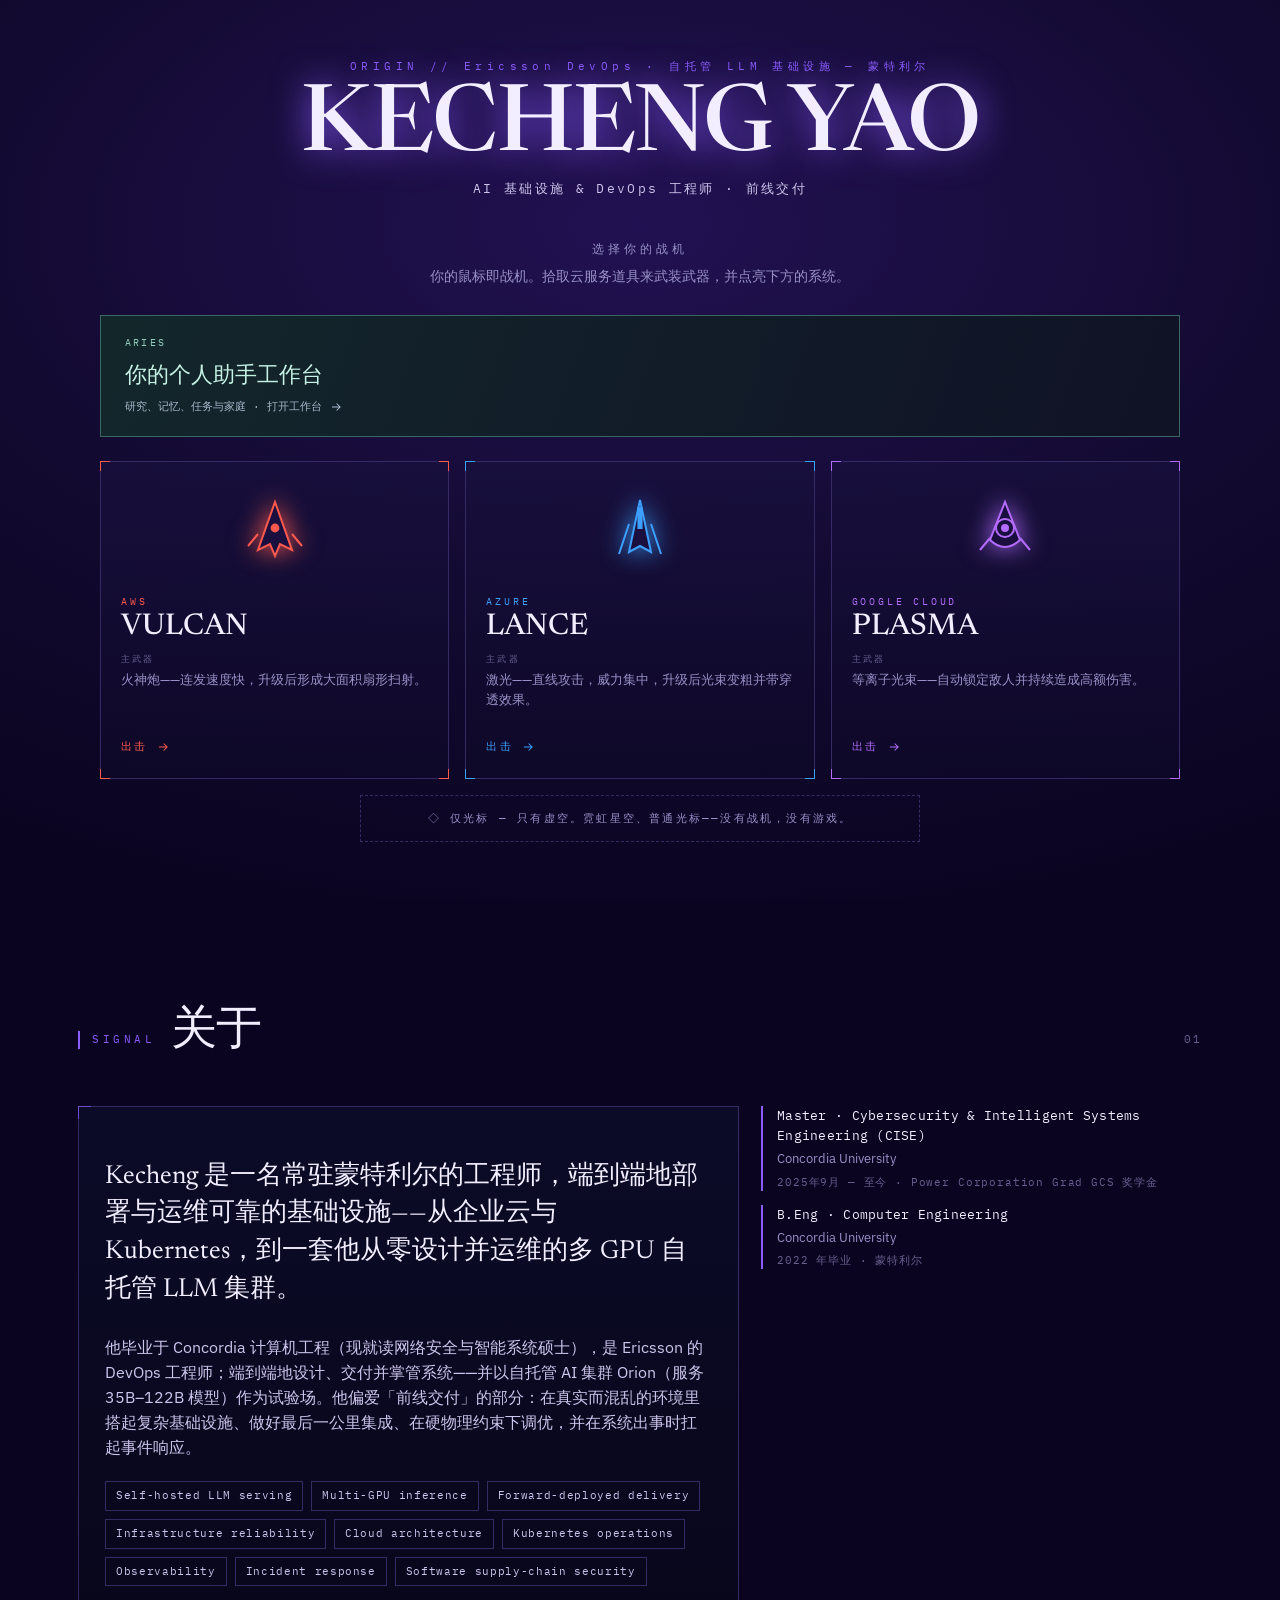
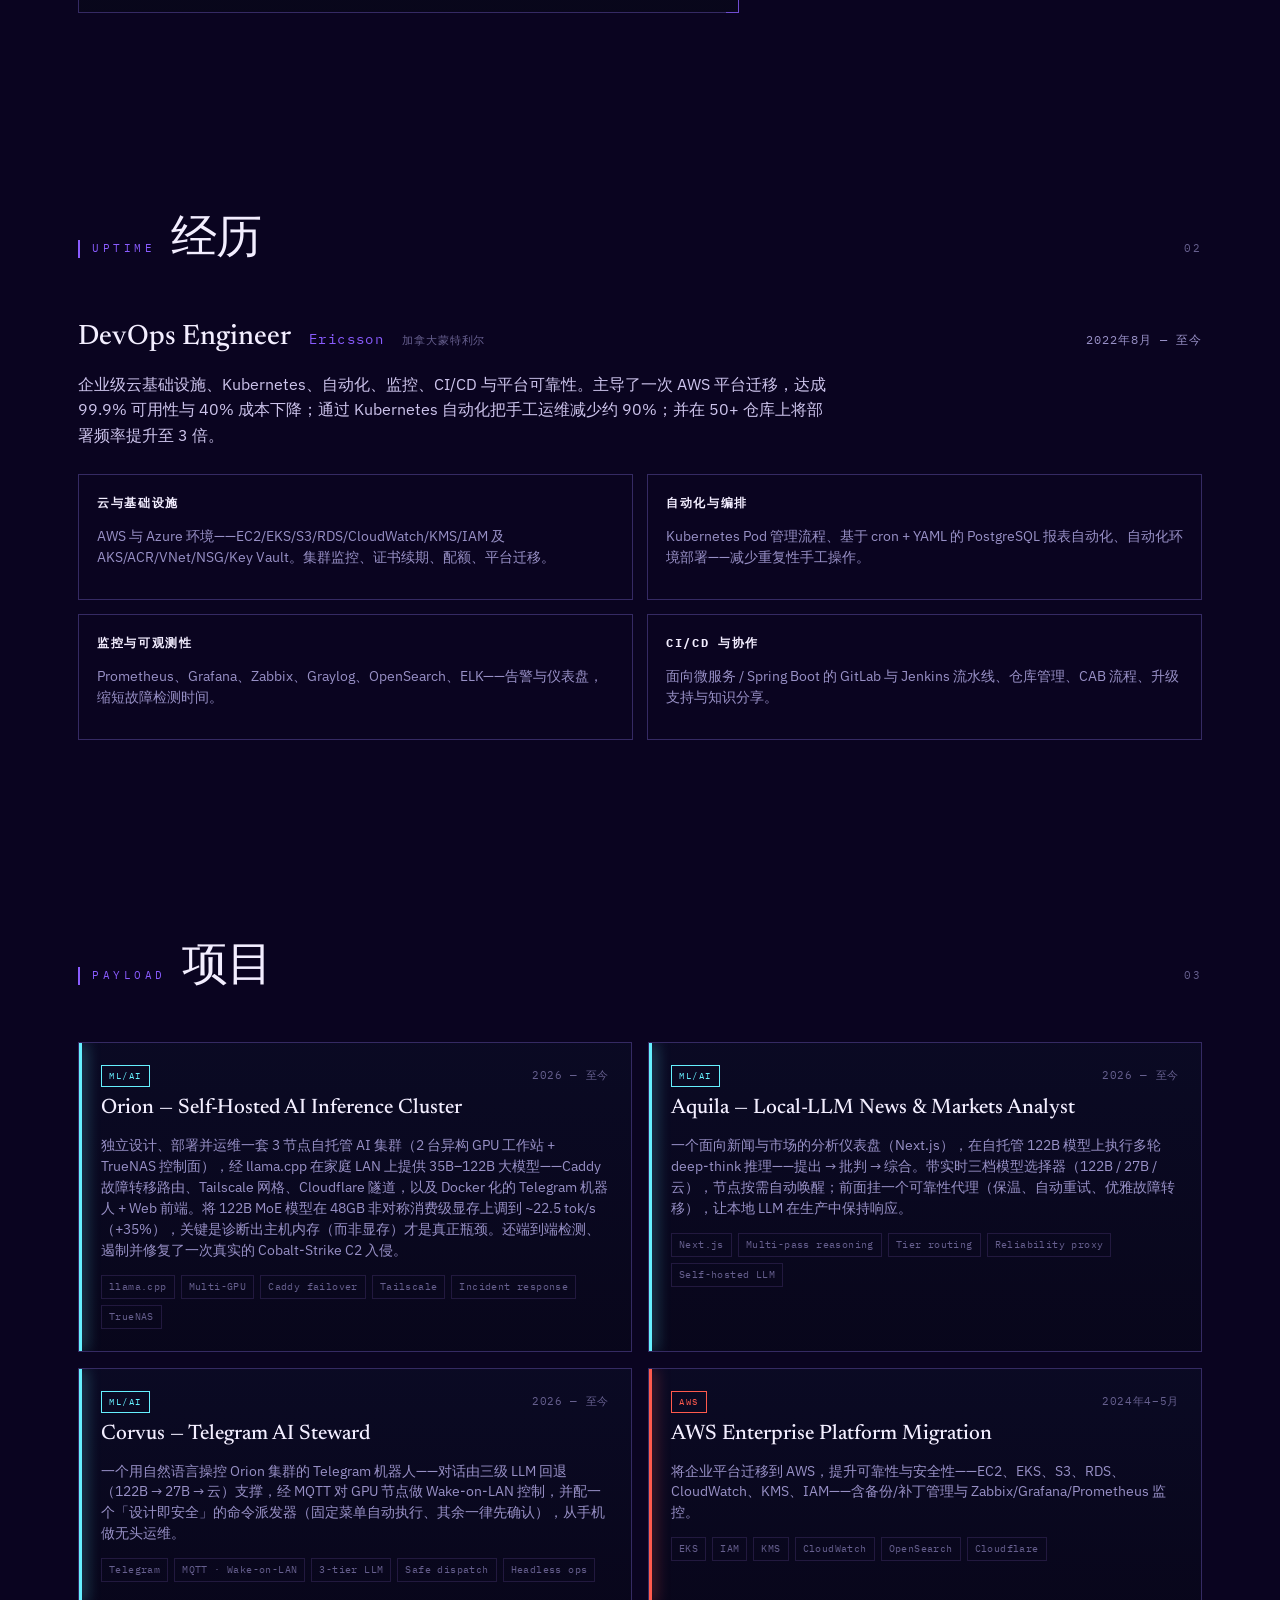
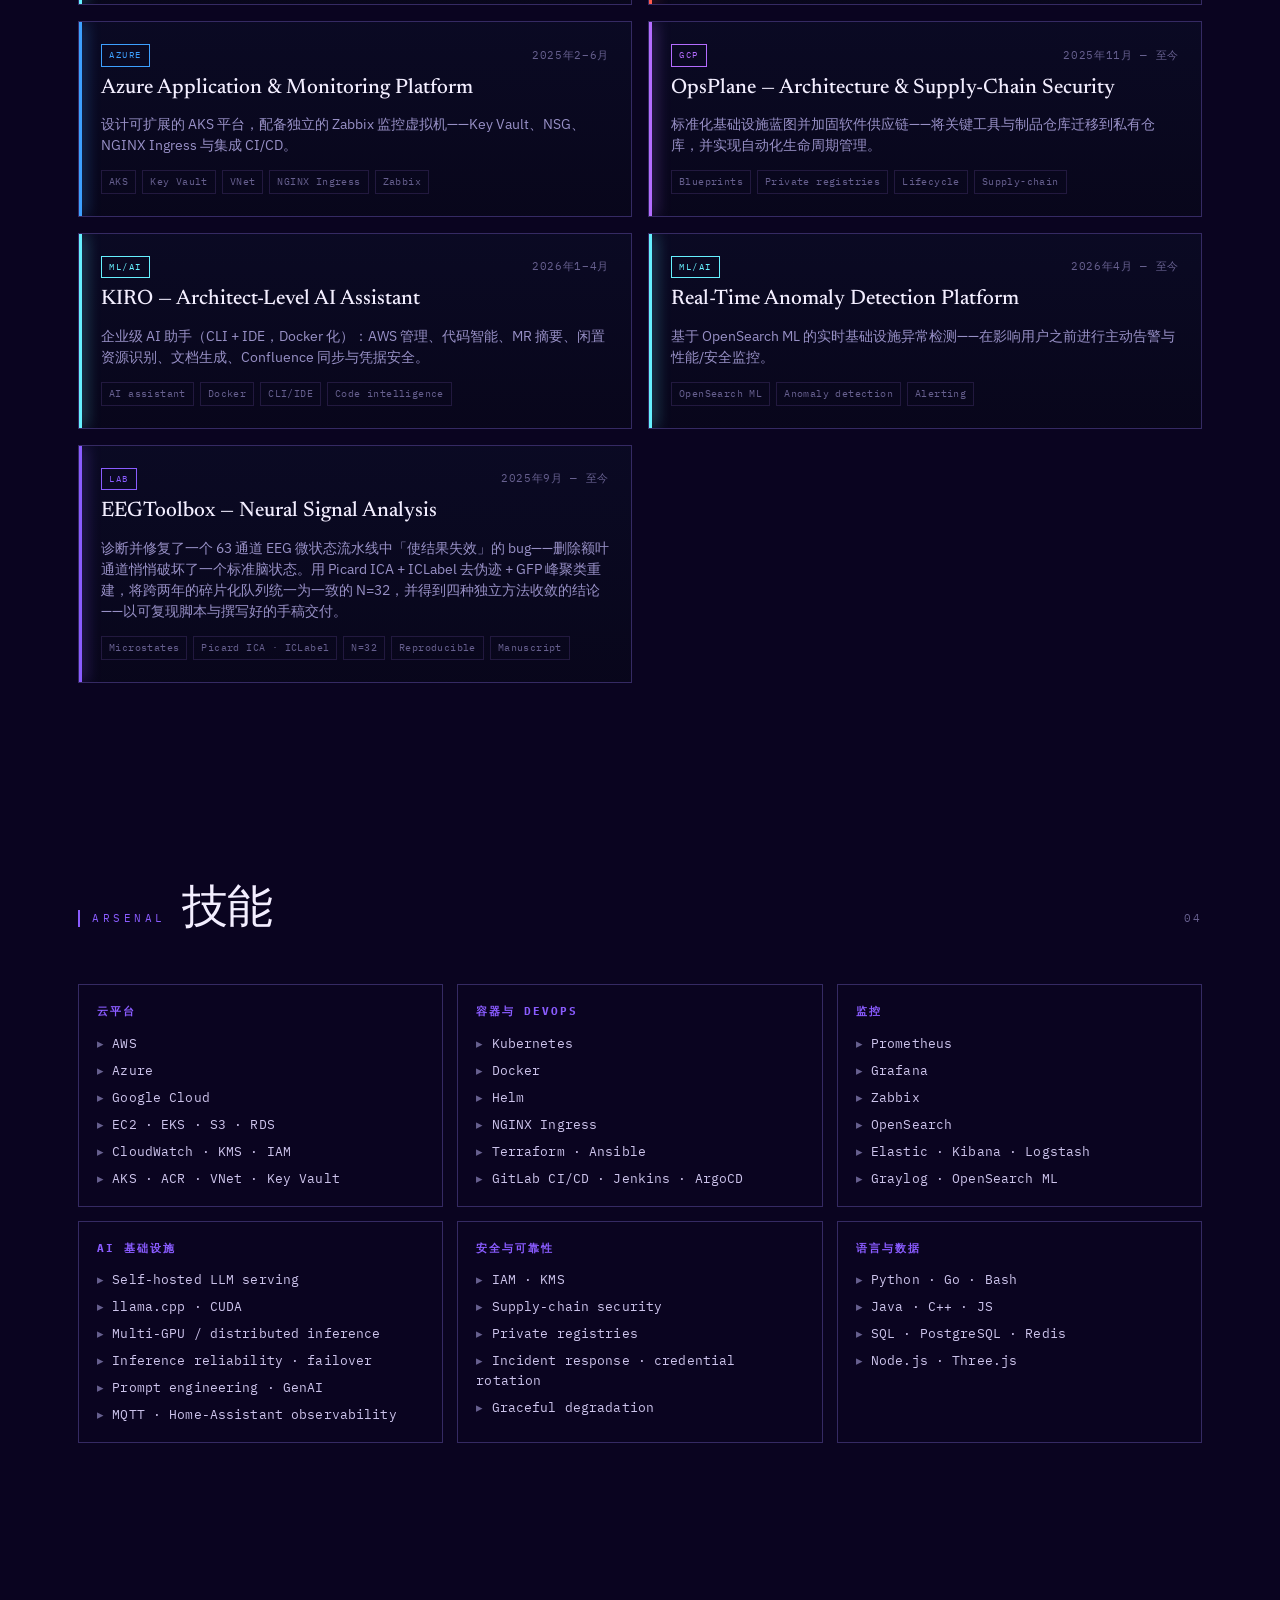
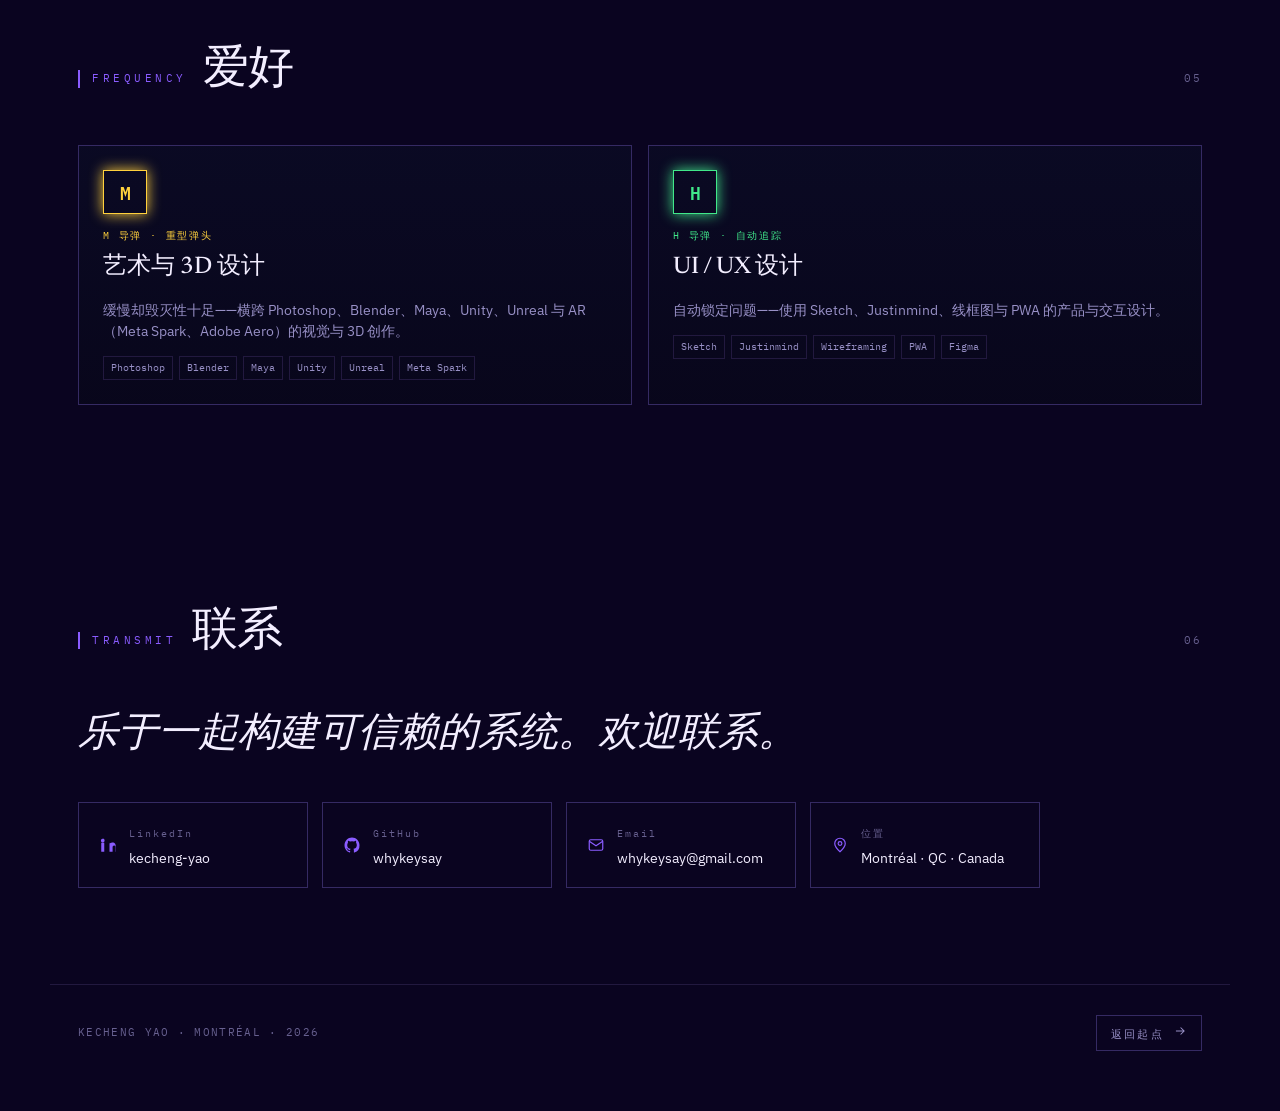
<file: index.html>
<!DOCTYPE html>
<html lang="zh-CN">
<head>
<meta charset="UTF-8">
<meta name="viewport" content="width=device-width, initial-scale=1.0, maximum-scale=1.0, user-scalable=no">
<title>Kecheng Yao — Infrastructure / AI Systems</title>
<meta name="description" content="Kecheng Yao — Co-founder & Infrastructure / AI Systems Lead. DevOps Engineer @ Ericsson, Montréal. A signal into the void.">
<link rel="preconnect" href="https://fonts.googleapis.com">
<link rel="preconnect" href="https://fonts.gstatic.com" crossorigin>
<link rel="stylesheet" href="https://fonts.googleapis.com/css2?family=Newsreader:ital,opsz,wght@0,6..72,300..600;1,6..72,300..600&family=IBM+Plex+Mono:ital,wght@0,300;0,400;0,500;0,600;1,400;1,500&family=IBM+Plex+Sans:wght@300;400;500;600;700&display=swap">
<link rel="stylesheet" href="app/styles.css?v=aries-20261114">
</head>
<body class="no-scroll">

  <!-- fixed background + game layers -->
  <div id="bg-gradient"></div>
  <canvas id="game-canvas"></canvas>
  <div id="veil"></div>
  <div id="hit-flash"></div>
  <div id="bomb-flash"></div>

  <!-- chrome -->
  <header id="topbar"></header>
  <aside id="hud" class="hidden"></aside>
  <div id="dock" class="hidden"></div>
  <div id="toasts"></div>
  <div id="settings"></div>

  <!-- content column (built by ui.js) -->
  <main id="content"></main>

  <!-- boot / fighter-select overlay (built by ui.js) -->
  <div id="overlay"></div>

  <!-- bundler splash thumbnail -->
  <template id="__bundler_thumbnail">
    <svg viewBox="0 0 100 100" xmlns="http://www.w3.org/2000/svg">
      <rect width="100" height="100" fill="#0a0420"/>
      <path d="M50 24 L62 64 L50 56 L38 64 Z" fill="none" stroke="#8A5CFF" stroke-width="3"/>
      <circle cx="50" cy="44" r="3" fill="#FF3DA6"/>
      <circle cx="28" cy="30" r="1.5" fill="#3DF0FF"/><circle cx="72" cy="34" r="1.5" fill="#3DF0FF"/><circle cx="66" cy="22" r="1.2" fill="#fff"/>
    </svg>
  </template>

  <script src="app/data.js"></script>
  <script src="app/game.js"></script>
  <script src="app/ui.js?v=reader-20261116"></script>
</body>
</html>
</file>
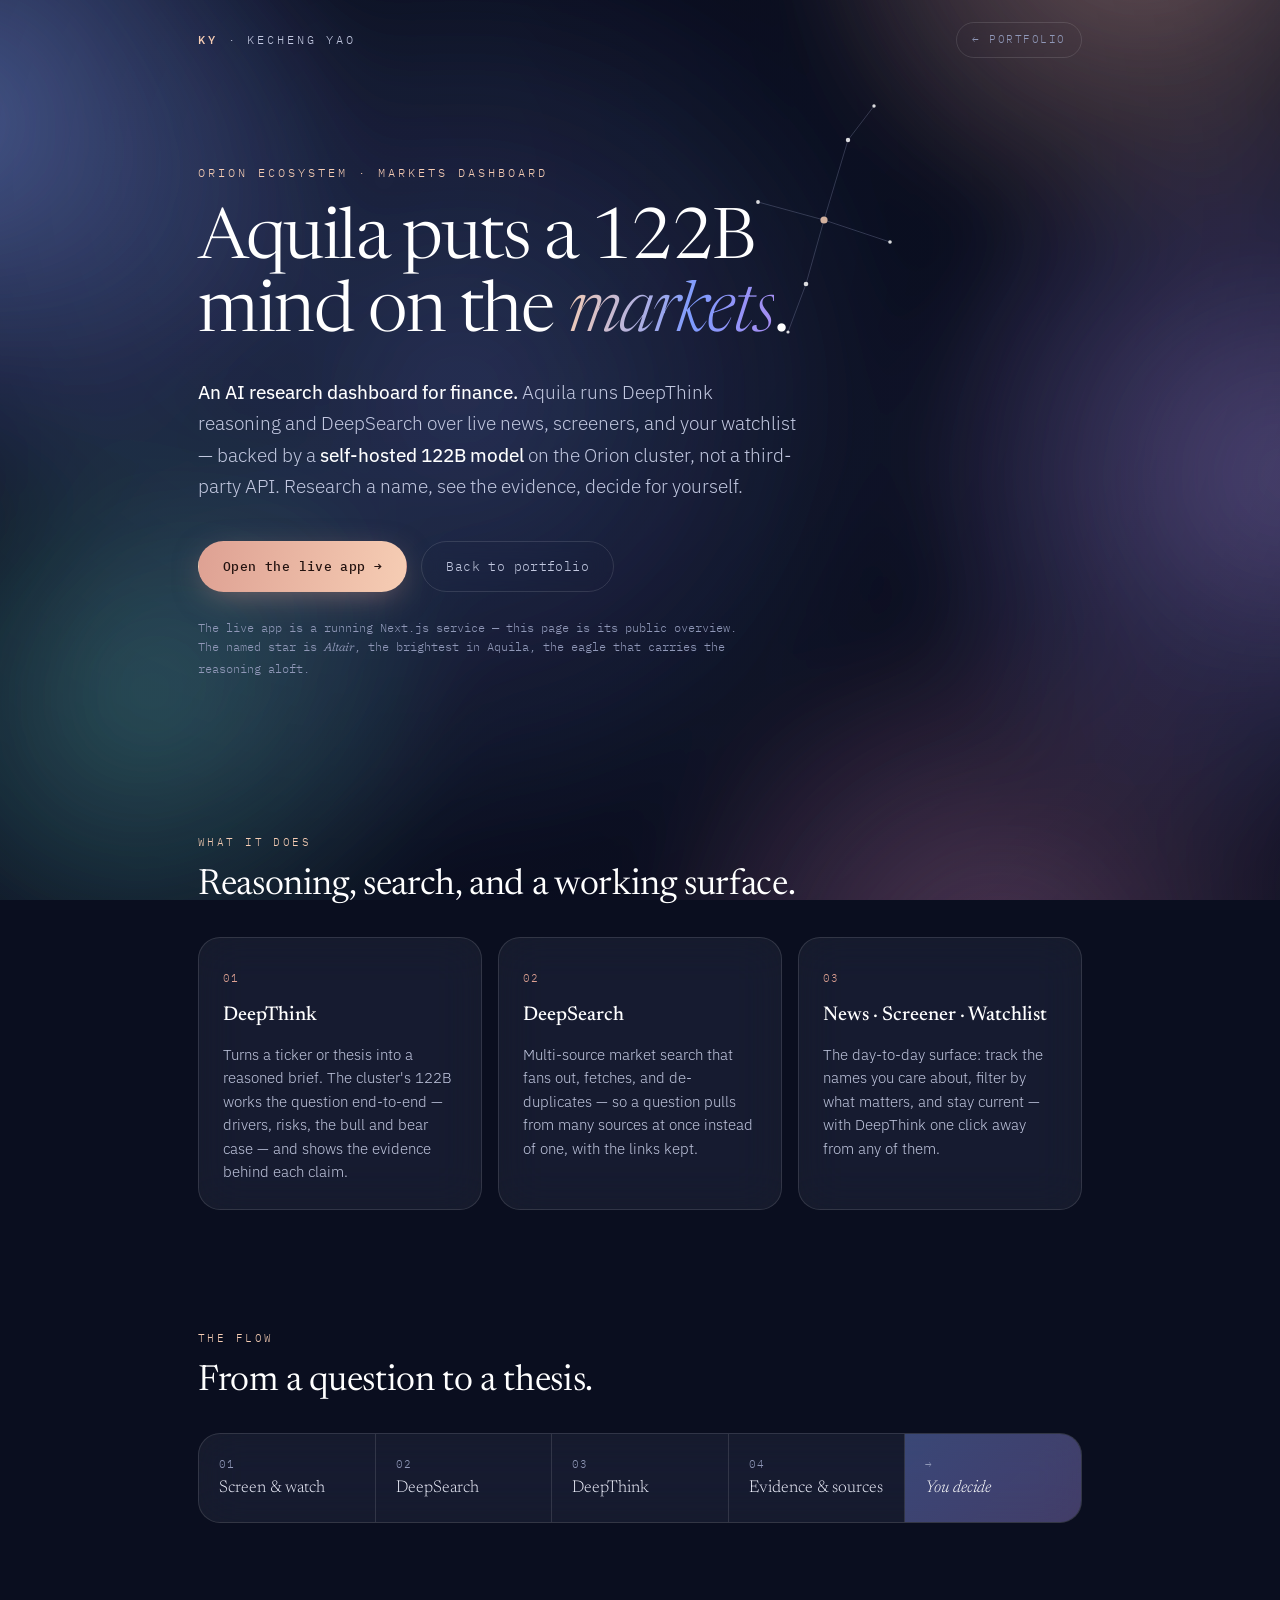
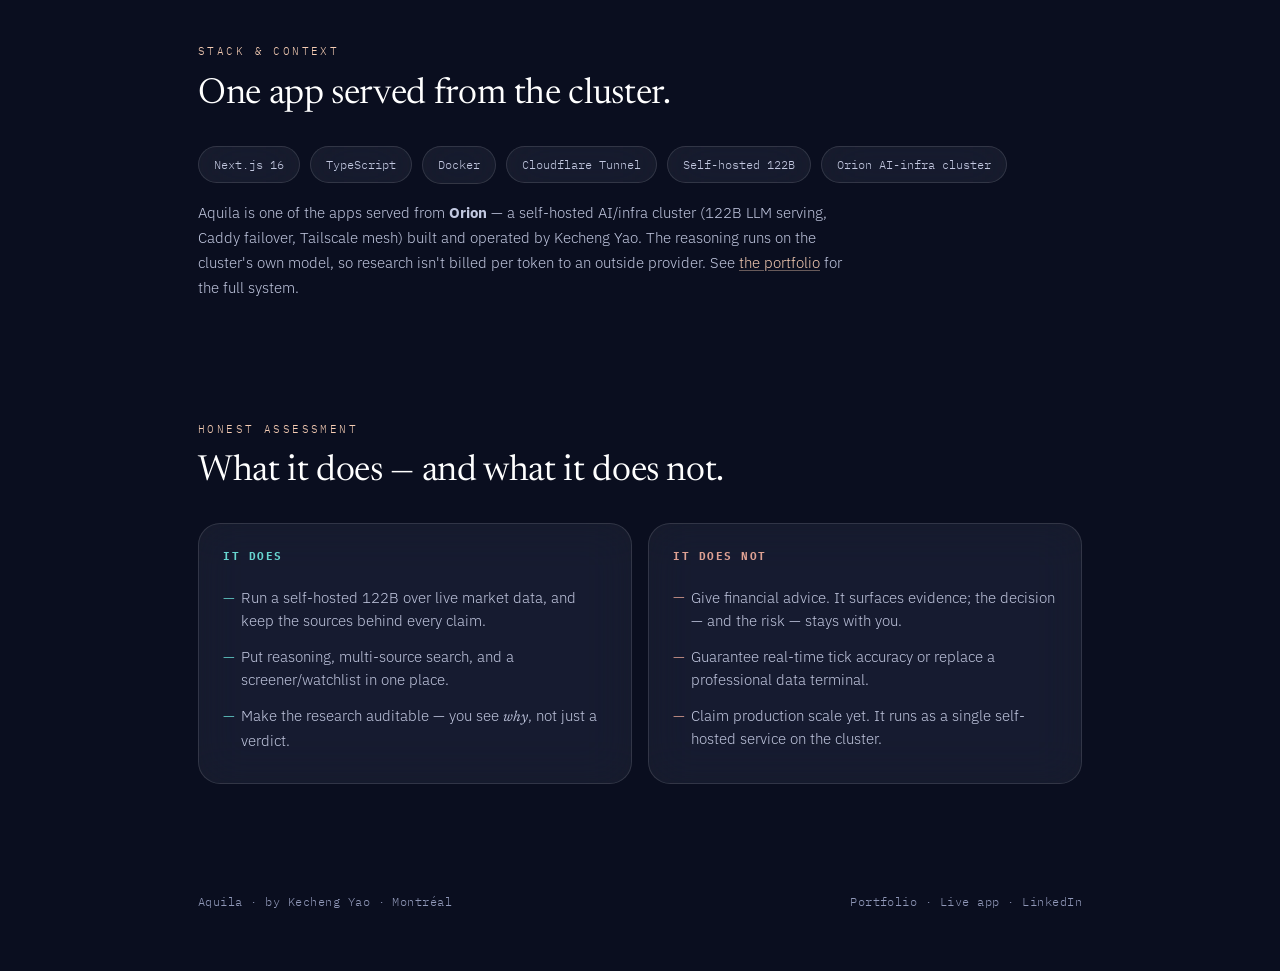
<file: aquila/index.html>
<!DOCTYPE html>
<html lang="en">
<head>
<meta charset="UTF-8">
<meta name="viewport" content="width=device-width, initial-scale=1.0">
<title>Aquila — A 122B Mind on the Markets</title>
<meta name="description" content="Aquila is an AI research dashboard for finance: DeepThink reasoning and DeepSearch over live news, screeners, and your watchlist — backed by a self-hosted 122B model, not a third-party API. Part of the Orion AI-infra ecosystem.">
<link rel="preconnect" href="https://fonts.googleapis.com">
<link rel="preconnect" href="https://fonts.gstatic.com" crossorigin>
<link href="https://fonts.googleapis.com/css2?family=Newsreader:ital,opsz,wght@0,6..72,300..600;1,6..72,300..500&family=IBM+Plex+Mono:wght@400;500&family=IBM+Plex+Sans:ital,wght@0,300;0,400;0,450;0,500;1,400&display=swap" rel="stylesheet">
<style>
  :root{
    --ink:#0a0e1f;
    --text:#EDEFFB; --text-2:#C2C8E0; --text-3:#9098B8;
    --rose:#DEA193; --rose-glow:#F6CDB4; --nebula:#7E9BFF; --violet:#A98CF0; --teal:#67D6D0; --magenta:#E58BC4;
    --glass:rgba(255,255,255,.055); --glass-2:rgba(255,255,255,.085); --glass-edge:rgba(255,255,255,.12);
    --display:"Newsreader",Georgia,serif; --sans:"IBM Plex Sans",system-ui,sans-serif; --mono:"IBM Plex Mono",ui-monospace,monospace;
    --r:22px;
  }
  *{box-sizing:border-box;margin:0;padding:0}
  html{scroll-behavior:smooth}
  body{background:var(--ink);color:var(--text);font-family:var(--sans);line-height:1.62;font-weight:300;-webkit-font-smoothing:antialiased;overflow-x:hidden}
  em{font-family:var(--display);font-style:italic;font-weight:380}
  .wrap{max-width:940px;margin:0 auto;padding:0 28px}

  /* ── the diffuse field — soft colour clouds over the whole page ── */
  .field{position:fixed;inset:0;z-index:-2;background:var(--ink);overflow:hidden}
  .field::before,.field::after{content:"";position:absolute;inset:-20%;background:
    radial-gradient(38rem 38rem at 78% 6%, rgba(222,161,147,.42), transparent 60%),
    radial-gradient(42rem 42rem at 12% 24%, rgba(126,155,255,.40), transparent 60%),
    radial-gradient(40rem 40rem at 86% 52%, rgba(169,140,240,.38), transparent 62%),
    radial-gradient(34rem 34rem at 22% 70%, rgba(103,214,208,.26), transparent 60%),
    radial-gradient(38rem 38rem at 70% 92%, rgba(229,139,196,.30), transparent 62%),
    radial-gradient(46rem 46rem at 40% 46%, rgba(126,155,255,.18), transparent 65%);
    filter:blur(36px)}
  .field::after{opacity:.5;mix-blend-mode:screen;animation:drift 34s ease-in-out infinite alternate}
  @keyframes drift{from{transform:translate3d(-2%,-1%,0) scale(1.02)}to{transform:translate3d(2%,2%,0) scale(1.08)}}
  .grain{position:fixed;inset:0;z-index:-1;pointer-events:none;opacity:.5;
    background:radial-gradient(circle at 30% 20%,rgba(10,14,31,0) 0%,rgba(10,14,31,.35) 70%,rgba(10,14,31,.7) 100%)}
  @media (prefers-reduced-motion:reduce){.field::after{animation:none}}

  /* ── nav ── */
  nav{position:relative;z-index:3;display:flex;justify-content:space-between;align-items:center;padding:22px 0}
  .wordmark{font-family:var(--mono);font-size:12px;letter-spacing:.24em;text-transform:uppercase;color:var(--text-2)}
  .wordmark b{color:var(--rose-glow);font-weight:500}
  .back{font-family:var(--mono);font-size:11px;letter-spacing:.14em;text-decoration:none;color:var(--text-3);border:1px solid var(--glass-edge);border-radius:999px;padding:8px 15px;backdrop-filter:blur(10px);transition:.18s}
  .back:hover{color:var(--rose-glow);border-color:var(--rose)}

  /* ── hero ── */
  .hero{position:relative;z-index:3;padding:84px 0 96px;max-width:720px}
  .constellation{position:absolute;top:-10px;right:-40px;width:320px;height:300px;pointer-events:none;opacity:.85}
  .constellation .lnk{stroke:#cdd6ff;stroke-width:.6;opacity:.4}
  .constellation .st{fill:#fff}.constellation .altair{fill:var(--rose-glow)}
  @keyframes tw{0%,100%{opacity:.55}50%{opacity:1}}.constellation .tw{animation:tw 5s ease-in-out infinite}
  @media (prefers-reduced-motion:reduce){.tw{animation:none}}
  .eyebrow{font-family:var(--mono);font-size:11.5px;letter-spacing:.26em;text-transform:uppercase;color:var(--rose-glow);margin-bottom:24px}
  h1{font-family:var(--display);font-weight:340;font-size:clamp(40px,6.6vw,70px);line-height:1.03;letter-spacing:-.02em;color:#fff;margin-bottom:26px}
  h1 .g{background:linear-gradient(100deg,var(--rose-glow),var(--nebula) 60%,var(--violet));-webkit-background-clip:text;background-clip:text;-webkit-text-fill-color:transparent;font-style:italic;font-weight:300}
  .lede{font-size:19px;font-weight:300;color:var(--text-2);max-width:600px;line-height:1.66}
  .lede b{font-weight:450;color:#fff}
  .cta{display:flex;gap:14px;margin-top:38px;flex-wrap:wrap}
  .btn{display:inline-flex;align-items:center;gap:9px;font-family:var(--mono);font-size:13px;letter-spacing:.03em;padding:14px 24px;border-radius:999px;text-decoration:none;transition:.2s;border:1px solid transparent}
  .btn-primary{background:linear-gradient(100deg,var(--rose),var(--rose-glow));color:#241310;font-weight:500;box-shadow:0 8px 32px -8px rgba(222,161,147,.5)}
  .btn-primary:hover{transform:translateY(-2px);box-shadow:0 14px 40px -10px rgba(222,161,147,.6)}
  .btn-ghost{border-color:var(--glass-edge);color:var(--text-2);backdrop-filter:blur(10px)}
  .btn-ghost:hover{color:#fff;border-color:var(--rose)}
  .kernel-note{font-family:var(--mono);font-size:11.5px;color:var(--text-3);margin-top:26px;line-height:1.7;max-width:560px}

  /* ── sections (all on the same diffuse field — no white) ── */
  section.band{position:relative;z-index:2;padding:60px 0}
  .kicker{font-family:var(--mono);font-size:11px;letter-spacing:.22em;text-transform:uppercase;color:var(--rose-glow);margin-bottom:14px}
  h2{font-family:var(--display);font-weight:380;font-size:clamp(26px,3.6vw,36px);letter-spacing:-.01em;color:#fff;margin-bottom:30px;line-height:1.14}

  /* frosted glass cards */
  .card,.gate,.assess>div,.tag{backdrop-filter:blur(22px) saturate(1.3);-webkit-backdrop-filter:blur(22px) saturate(1.3)}
  .grid{display:grid;grid-template-columns:repeat(3,1fr);gap:16px}
  .card{background:var(--glass);border:1px solid var(--glass-edge);border-radius:var(--r);padding:26px 24px;transition:.2s}
  .card:hover{background:var(--glass-2);transform:translateY(-3px)}
  .card .n{font-family:var(--mono);font-size:11px;color:var(--rose);letter-spacing:.1em}
  .card h3{font-family:var(--display);font-weight:500;font-size:20px;margin:9px 0 11px;color:#fff}
  .card p{font-size:14.5px;color:var(--text-2);line-height:1.62;font-weight:300}

  /* the flow */
  .gate{display:flex;align-items:stretch;flex-wrap:wrap;background:var(--glass);border:1px solid var(--glass-edge);border-radius:var(--r);overflow:hidden}
  .step{flex:1 1 0;min-width:140px;padding:22px 20px;border-right:1px solid var(--glass-edge)}
  .step:last-child{border-right:0}
  .step .si{font-family:var(--mono);font-size:10.5px;color:var(--text-3);letter-spacing:.1em}
  .step .sl{font-family:var(--display);font-size:17px;color:var(--text);margin-top:6px;line-height:1.2}
  .step.ship{background:linear-gradient(135deg,rgba(126,155,255,.35),rgba(169,140,240,.3))}
  .step.ship .sl{color:#fff;font-style:italic}

  .tags{display:flex;flex-wrap:wrap;gap:10px;margin-bottom:18px}
  .tag{font-family:var(--mono);font-size:12px;color:var(--text-2);border:1px solid var(--glass-edge);border-radius:999px;padding:8px 15px;background:var(--glass)}
  .ctx{font-size:15px;color:var(--text-2);max-width:660px;line-height:1.66;font-weight:300}
  .ctx a{color:var(--rose-glow);text-decoration:underline;text-underline-offset:2px;text-decoration-color:rgba(246,205,180,.4)}

  /* honest assessment */
  .assess{display:grid;grid-template-columns:1fr 1fr;gap:16px}
  .assess>div{background:var(--glass);border:1px solid var(--glass-edge);border-radius:var(--r);padding:24px 24px}
  .assess h4{font-family:var(--mono);font-size:11px;letter-spacing:.14em;text-transform:uppercase;margin-bottom:14px}
  .assess .does h4{color:var(--teal)}
  .assess .not h4{color:var(--rose)}
  .assess li{list-style:none;font-size:14.5px;color:var(--text-2);padding:7px 0 7px 18px;position:relative;line-height:1.55;font-weight:300}
  .assess .does li::before{content:"—";position:absolute;left:0;color:var(--teal)}
  .assess .not li::before{content:"—";position:absolute;left:0;color:var(--rose)}

  footer{position:relative;z-index:2;padding:48px 0 60px}
  footer .frow{display:flex;justify-content:space-between;align-items:center;flex-wrap:wrap;gap:14px}
  footer span,footer a{font-family:var(--mono);font-size:12px;color:var(--text-3);letter-spacing:.04em}
  footer a{text-decoration:none;transition:.15s}
  footer a:hover{color:var(--rose-glow)}

  @media (max-width:680px){
    .grid{grid-template-columns:1fr}.assess{grid-template-columns:1fr}
    .step{border-right:0;border-bottom:1px solid var(--glass-edge)}.step.ship{border-bottom:0}
    .constellation{opacity:.4;right:-90px}.hero{padding:56px 0 64px}
  }
</style>
</head>
<body>
  <div class="field"></div>
  <div class="grain"></div>

  <div class="wrap">
    <nav>
      <span class="wordmark"><b>KY</b> · Kecheng Yao</span>
      <a class="back" href="https://whykeysay.github.io/">&larr; PORTFOLIO</a>
    </nav>

    <div class="hero">
      <svg class="constellation" viewBox="0 0 320 300" aria-hidden="true">
        <line class="lnk" x1="186" y1="150" x2="210" y2="70"/><line class="lnk" x1="210" y1="70" x2="236" y2="36"/>
        <line class="lnk" x1="186" y1="150" x2="168" y2="214"/><line class="lnk" x1="168" y1="214" x2="150" y2="262"/>
        <line class="lnk" x1="186" y1="150" x2="120" y2="132"/><line class="lnk" x1="186" y1="150" x2="252" y2="172"/>
        <circle class="st altair tw" cx="186" cy="150" r="3.6"/><circle class="st tw" cx="210" cy="70" r="2.2" style="animation-delay:.7s"/>
        <circle class="st tw" cx="236" cy="36" r="1.7" style="animation-delay:1.5s"/><circle class="st tw" cx="168" cy="214" r="2.3" style="animation-delay:1.1s"/>
        <circle class="st tw" cx="150" cy="262" r="1.6" style="animation-delay:2.4s"/><circle class="st tw" cx="120" cy="132" r="1.9" style="animation-delay:1.9s"/>
        <circle class="st tw" cx="252" cy="172" r="1.8" style="animation-delay:2.9s"/>
      </svg>
      <p class="eyebrow">Orion ecosystem · markets dashboard</p>
      <h1>Aquila puts a 122B mind on the <span class="g">markets</span>.</h1>
      <p class="lede"><b>An AI research dashboard for finance.</b> Aquila runs DeepThink reasoning and DeepSearch over live news, screeners, and your watchlist — backed by a <b>self-hosted 122B model</b> on the Orion cluster, not a third-party API. Research a name, see the evidence, decide for yourself.</p>
      <div class="cta">
        <a class="btn btn-primary" href="live/">Open the live app →</a>
        <a class="btn btn-ghost" href="https://whykeysay.github.io/">Back to portfolio</a>
      </div>
      <p class="kernel-note">The live app is a running Next.js service — this page is its public overview. The named star is <em>Altair</em>, the brightest in Aquila, the eagle that carries the reasoning aloft.</p>
    </div>
  </div>

  <section class="band">
    <div class="wrap">
      <p class="kicker">What it does</p>
      <h2>Reasoning, search, and a working surface.</h2>
      <div class="grid">
        <div class="card"><span class="n">01</span><h3>DeepThink</h3><p>Turns a ticker or thesis into a reasoned brief. The cluster's 122B works the question end-to-end — drivers, risks, the bull and bear case — and shows the evidence behind each claim.</p></div>
        <div class="card"><span class="n">02</span><h3>DeepSearch</h3><p>Multi-source market search that fans out, fetches, and de-duplicates — so a question pulls from many sources at once instead of one, with the links kept.</p></div>
        <div class="card"><span class="n">03</span><h3>News · Screener · Watchlist</h3><p>The day-to-day surface: track the names you care about, filter by what matters, and stay current — with DeepThink one click away from any of them.</p></div>
      </div>
    </div>
  </section>

  <section class="band">
    <div class="wrap">
      <p class="kicker">The flow</p>
      <h2>From a question to a thesis.</h2>
      <div class="gate">
        <div class="step"><div class="si">01</div><div class="sl">Screen &amp; watch</div></div>
        <div class="step"><div class="si">02</div><div class="sl">DeepSearch</div></div>
        <div class="step"><div class="si">03</div><div class="sl">DeepThink</div></div>
        <div class="step"><div class="si">04</div><div class="sl">Evidence &amp; sources</div></div>
        <div class="step ship"><div class="si">→</div><div class="sl">You decide</div></div>
      </div>
    </div>
  </section>

  <section class="band">
    <div class="wrap">
      <p class="kicker">Stack &amp; context</p>
      <h2>One app served from the cluster.</h2>
      <div class="tags">
        <span class="tag">Next.js 16</span><span class="tag">TypeScript</span><span class="tag">Docker</span>
        <span class="tag">Cloudflare Tunnel</span><span class="tag">Self-hosted 122B</span><span class="tag">Orion AI-infra cluster</span>
      </div>
      <p class="ctx">Aquila is one of the apps served from <b>Orion</b> — a self-hosted AI/infra cluster (122B LLM serving, Caddy failover, Tailscale mesh) built and operated by Kecheng Yao. The reasoning runs on the cluster's own model, so research isn't billed per token to an outside provider. See <a href="https://whykeysay.github.io/">the portfolio</a> for the full system.</p>
    </div>
  </section>

  <section class="band">
    <div class="wrap">
      <p class="kicker">Honest assessment</p>
      <h2>What it does — and what it does not.</h2>
      <div class="assess">
        <div class="does">
          <h4>It does</h4>
          <ul>
            <li>Run a self-hosted 122B over live market data, and keep the sources behind every claim.</li>
            <li>Put reasoning, multi-source search, and a screener/watchlist in one place.</li>
            <li>Make the research auditable — you see <em>why</em>, not just a verdict.</li>
          </ul>
        </div>
        <div class="not">
          <h4>It does not</h4>
          <ul>
            <li>Give financial advice. It surfaces evidence; the decision — and the risk — stays with you.</li>
            <li>Guarantee real-time tick accuracy or replace a professional data terminal.</li>
            <li>Claim production scale yet. It runs as a single self-hosted service on the cluster.</li>
          </ul>
        </div>
      </div>
    </div>
  </section>

  <footer>
    <div class="wrap">
      <div class="frow">
        <span>Aquila · by Kecheng Yao · Montréal</span>
        <span>
          <a href="https://whykeysay.github.io/">Portfolio</a> ·
          <a href="https://aquila-dev.telotia.com/" target="_blank" rel="noopener noreferrer">Live app</a> ·
          <a href="https://www.linkedin.com/in/kecheng-yao/" target="_blank" rel="noopener noreferrer">LinkedIn</a>
        </span>
      </div>
    </div>
  </footer>
</body>
</html>
</file>
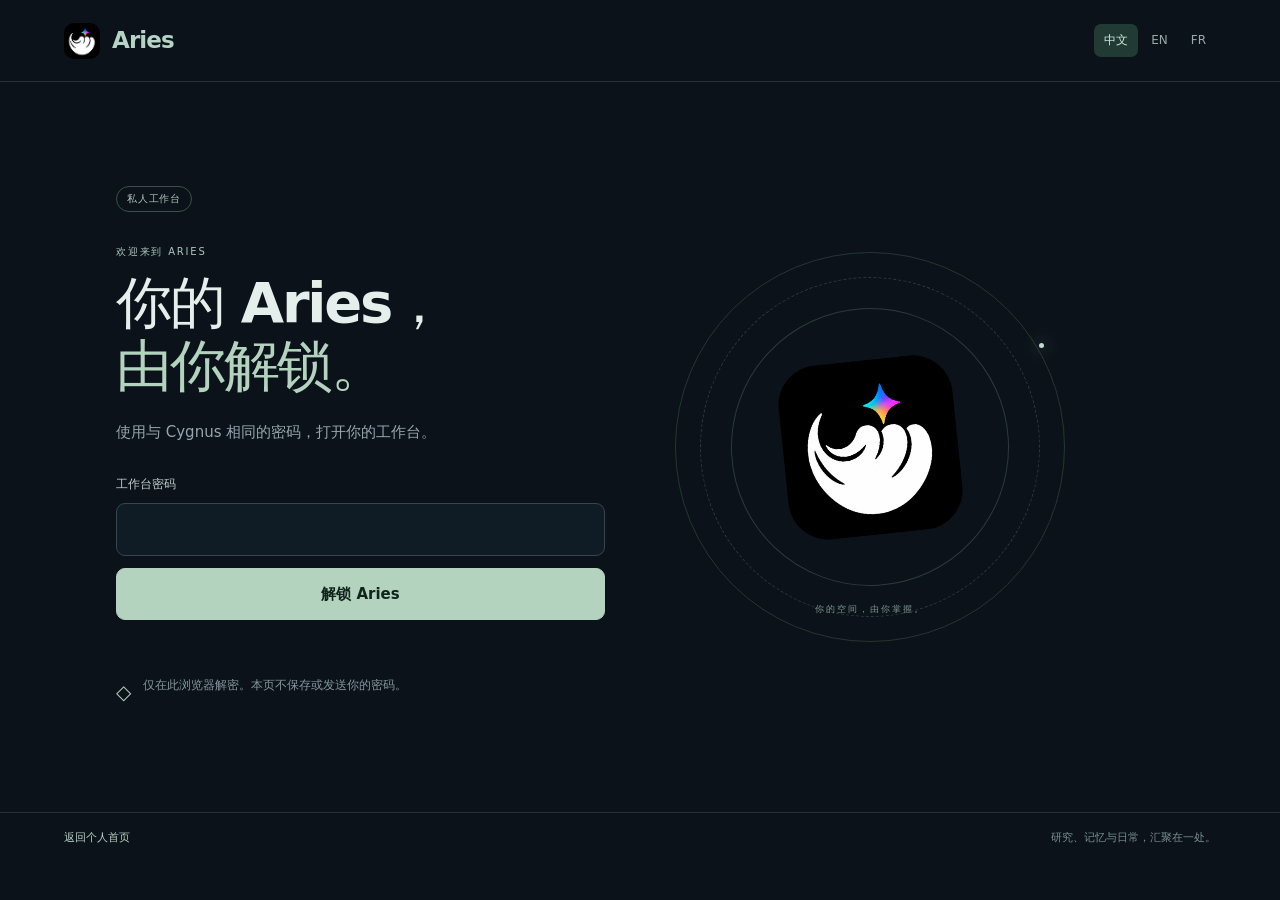
<file: aries/index.html>
<!doctype html>
<html lang="zh-CN"><head><meta charset="utf-8"><meta name="viewport" content="width=device-width, initial-scale=1"><meta name="referrer" content="no-referrer"><meta http-equiv="Content-Security-Policy" content="default-src 'none'; script-src 'self' 'sha256-vLfs+LeZ2u5nDlzTw3KDeO9pDV60+vuwWAJA+6GKot0='; style-src 'self' 'sha256-ET7gOXgIj0yXpvodYtPzfLlod7SR2eRMYlr9yYgnLkg='; img-src 'self' data:; connect-src 'self'; frame-src 'self' about:; object-src 'none'; base-uri 'none'; form-action 'none'"><meta id="app-hash" name="aries-app-hash" content="56acc94913938b1fb47a3f134dbfc16b8b3fc066e8704a4e95c68fe80e50bfb2"><title>Aries · 私人工作台</title><link rel="icon" href="./assets/aries-logo.png" type="image/png"><link rel="stylesheet" href="./shell.css?v=9d00180fdd018e6d"><script src="./shell.js?v=a618a4f709918e68" defer></script></head>
<body><header class="masthead"><a class="brand" href="/"><img src="./assets/aries-logo.png" width="36" height="36" alt="">Aries</a><nav class="languages" aria-label="语言"><button type="button" data-language="zh" aria-pressed="true">中文</button><button type="button" data-language="en" aria-pressed="false">EN</button><button type="button" data-language="fr" aria-pressed="false">FR</button></nav></header>
<main id="gate" class="gate"><section><span class="privacy" data-text="private">私人工作台</span><p class="eyebrow" data-text="eyebrow">欢迎来到 ARIES</p><h1 id="title">你的 Aries，<br><span>由你解锁。</span></h1><p class="intro" data-text="intro">使用与 Cygnus 相同的密码，打开你的工作台。</p><form id="unlock-form"><label for="password" data-text="password">工作台密码</label><input id="password" type="password" autocomplete="current-password" required spellcheck="false" aria-describedby="error"><button id="unlock" class="primary" type="submit">解锁 Aries</button><p id="error" class="error" role="alert" aria-live="polite"></p></form><div class="note"><span aria-hidden="true">◇</span><span data-text="note">仅在此浏览器解密。本页不保存或发送你的密码。</span></div></section><aside class="art" aria-hidden="true"><img src="./assets/aries-logo.png" alt=""><span class="point"></span><span class="art-caption">你的空间，由你掌握。</span></aside></main>
<section id="viewer" hidden><div class="viewer-bar"><span data-text="unlocked">私人工作台 · 已解锁</span><button id="lock" type="button" data-text="lock">锁定工作台</button></div><div id="frame-slot"></div></section><footer id="footer" class="footer"><a href="/" data-text="back">返回个人首页</a><span data-text="footer">研究、记忆与日常，汇聚在一处。</span></footer></body></html>
</file>
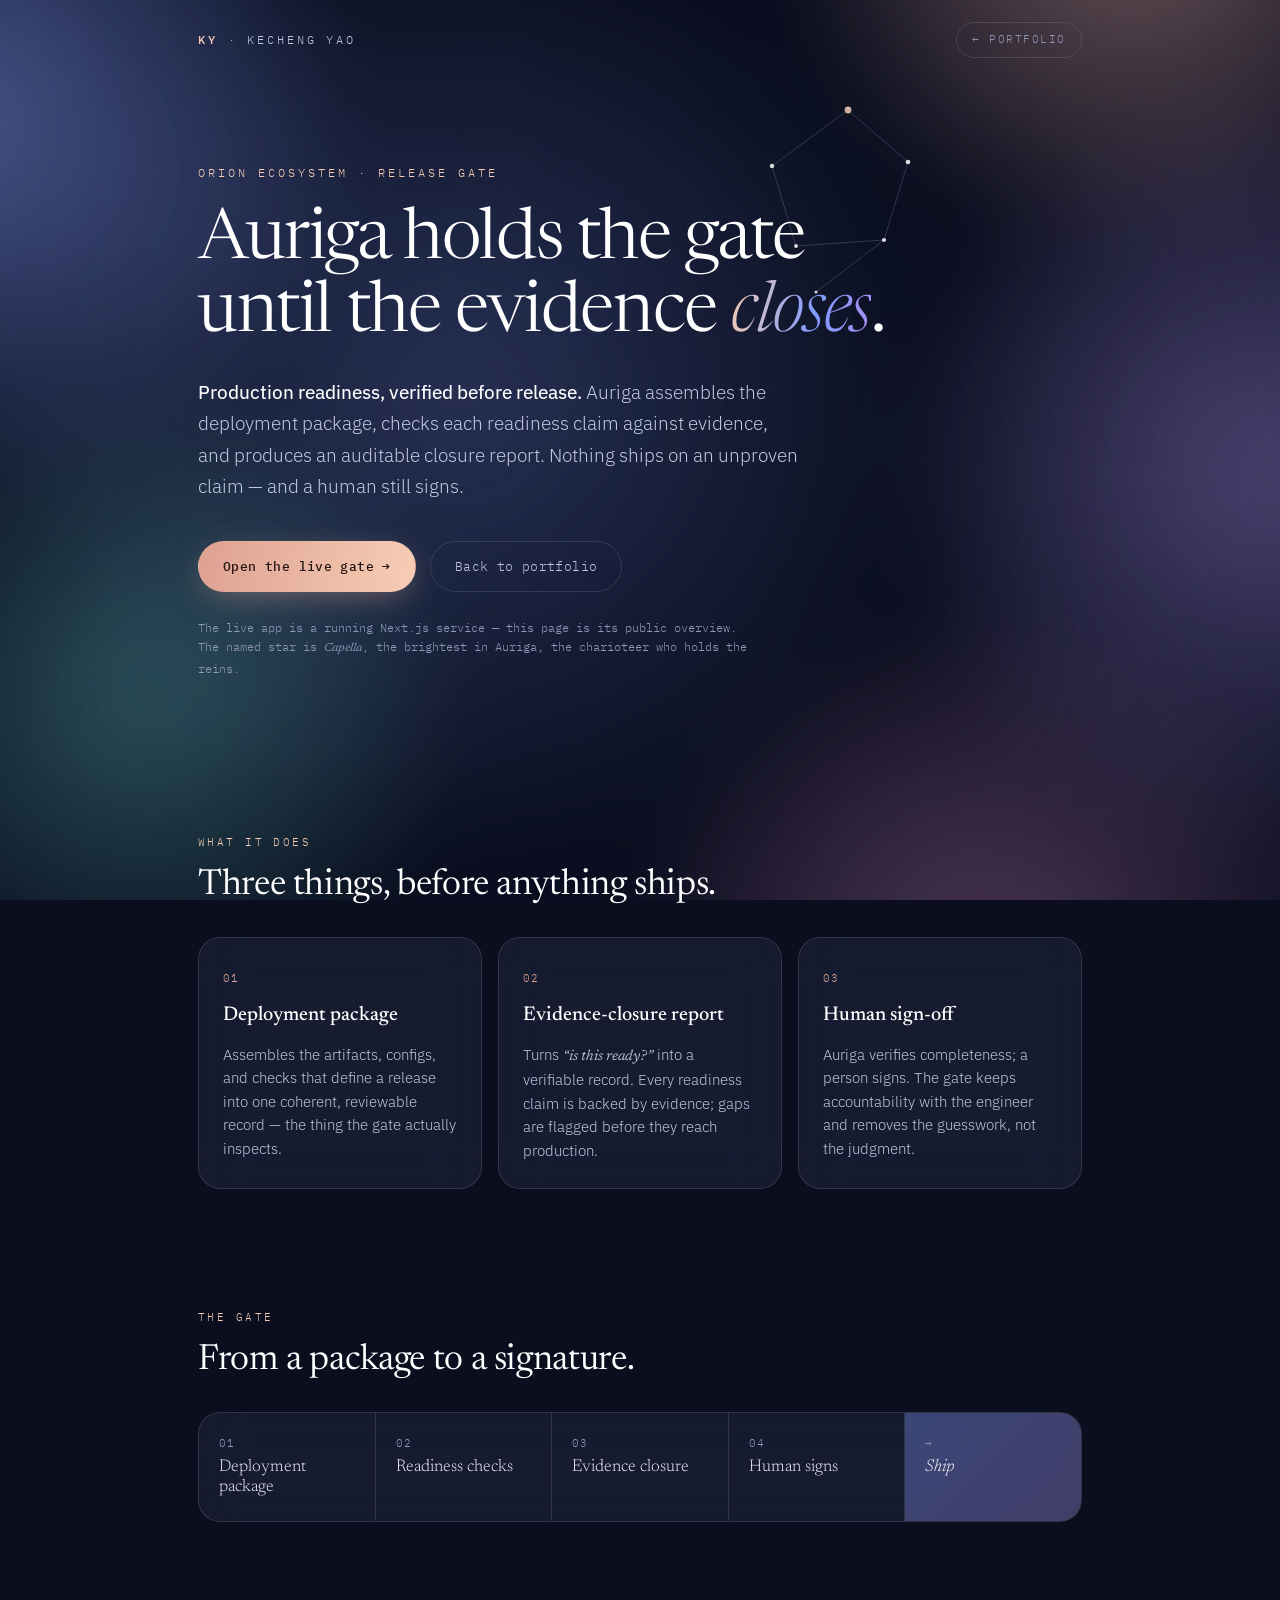
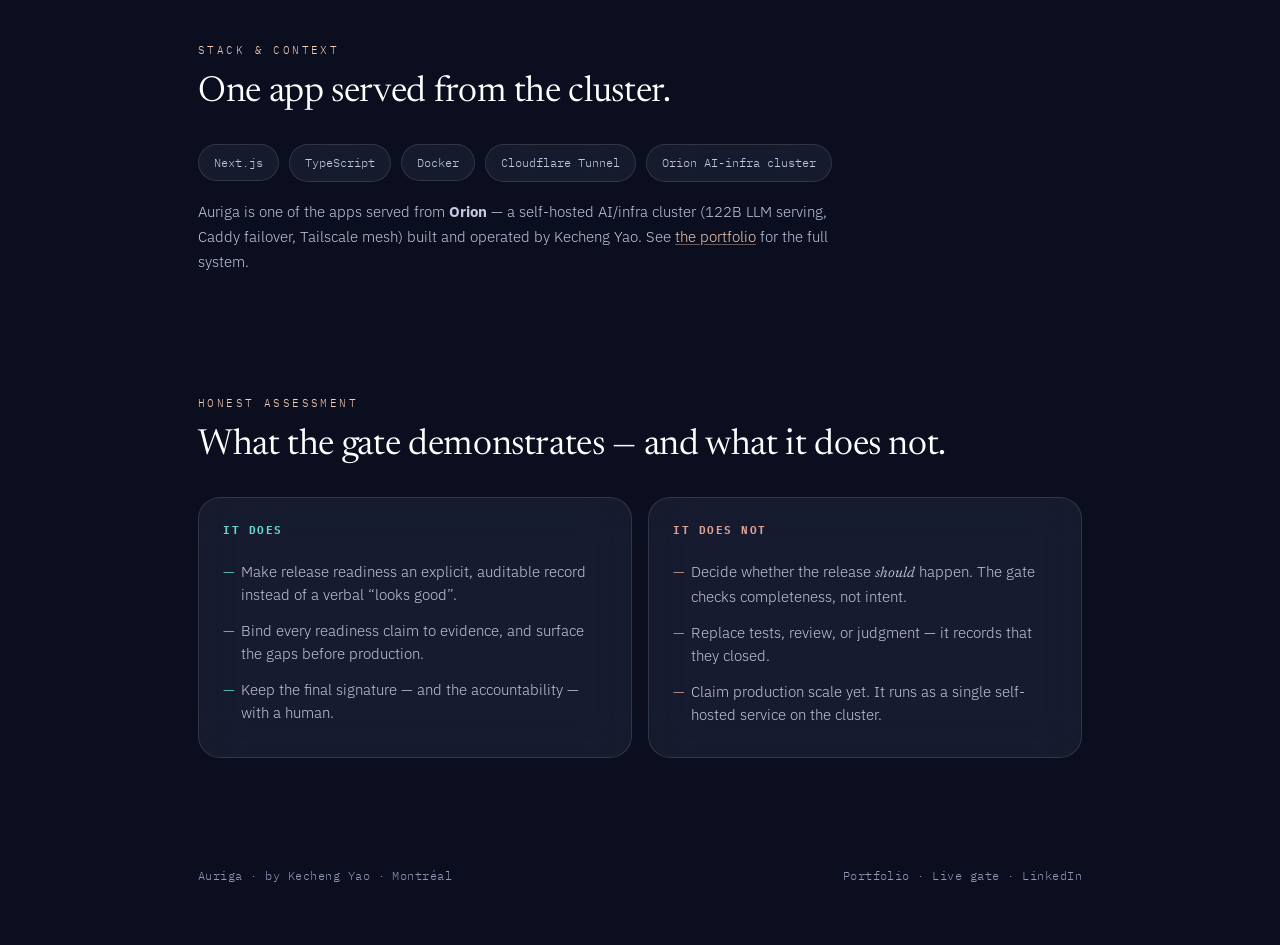
<file: auriga/index.html>
<!DOCTYPE html>
<html lang="en">
<head>
<meta charset="UTF-8">
<meta name="viewport" content="width=device-width, initial-scale=1.0">
<title>Auriga — Evidence-Closure for Production Deployment</title>
<meta name="description" content="Auriga verifies production readiness before release: it assembles the deployment package, produces an auditable evidence-closure report, and holds the gate until a human signs. Part of the Orion AI-infra ecosystem.">
<link rel="preconnect" href="https://fonts.googleapis.com">
<link rel="preconnect" href="https://fonts.gstatic.com" crossorigin>
<link href="https://fonts.googleapis.com/css2?family=Newsreader:ital,opsz,wght@0,6..72,300..600;1,6..72,300..500&family=IBM+Plex+Mono:wght@400;500&family=IBM+Plex+Sans:ital,wght@0,300;0,400;0,450;0,500;1,400&display=swap" rel="stylesheet">
<style>
  :root{
    --ink:#0a0e1f;
    --text:#EDEFFB; --text-2:#C2C8E0; --text-3:#9098B8;
    --rose:#DEA193; --rose-glow:#F6CDB4; --nebula:#7E9BFF; --violet:#A98CF0; --teal:#67D6D0; --magenta:#E58BC4;
    --glass:rgba(255,255,255,.055); --glass-2:rgba(255,255,255,.085); --glass-edge:rgba(255,255,255,.12);
    --display:"Newsreader",Georgia,serif; --sans:"IBM Plex Sans",system-ui,sans-serif; --mono:"IBM Plex Mono",ui-monospace,monospace;
    --r:22px;
  }
  *{box-sizing:border-box;margin:0;padding:0}
  html{scroll-behavior:smooth}
  body{background:var(--ink);color:var(--text);font-family:var(--sans);line-height:1.62;font-weight:300;-webkit-font-smoothing:antialiased;overflow-x:hidden}
  em{font-family:var(--display);font-style:italic;font-weight:380}
  .wrap{max-width:940px;margin:0 auto;padding:0 28px}

  /* ── the diffuse field — soft colour clouds over the whole page ── */
  .field{position:fixed;inset:0;z-index:-2;background:var(--ink);overflow:hidden}
  .field::before,.field::after{content:"";position:absolute;inset:-20%;background:
    radial-gradient(38rem 38rem at 78% 6%, rgba(222,161,147,.42), transparent 60%),
    radial-gradient(42rem 42rem at 12% 24%, rgba(126,155,255,.40), transparent 60%),
    radial-gradient(40rem 40rem at 86% 52%, rgba(169,140,240,.38), transparent 62%),
    radial-gradient(34rem 34rem at 22% 70%, rgba(103,214,208,.26), transparent 60%),
    radial-gradient(38rem 38rem at 70% 92%, rgba(229,139,196,.30), transparent 62%),
    radial-gradient(46rem 46rem at 40% 46%, rgba(126,155,255,.18), transparent 65%);
    filter:blur(36px)}
  .field::after{opacity:.5;mix-blend-mode:screen;animation:drift 34s ease-in-out infinite alternate}
  @keyframes drift{from{transform:translate3d(-2%,-1%,0) scale(1.02)}to{transform:translate3d(2%,2%,0) scale(1.08)}}
  .grain{position:fixed;inset:0;z-index:-1;pointer-events:none;opacity:.5;
    background:radial-gradient(circle at 30% 20%,rgba(10,14,31,0) 0%,rgba(10,14,31,.35) 70%,rgba(10,14,31,.7) 100%)}
  @media (prefers-reduced-motion:reduce){.field::after{animation:none}}

  /* ── nav ── */
  nav{position:relative;z-index:3;display:flex;justify-content:space-between;align-items:center;padding:22px 0}
  .wordmark{font-family:var(--mono);font-size:12px;letter-spacing:.24em;text-transform:uppercase;color:var(--text-2)}
  .wordmark b{color:var(--rose-glow);font-weight:500}
  .back{font-family:var(--mono);font-size:11px;letter-spacing:.14em;text-decoration:none;color:var(--text-3);border:1px solid var(--glass-edge);border-radius:999px;padding:8px 15px;backdrop-filter:blur(10px);transition:.18s}
  .back:hover{color:var(--rose-glow);border-color:var(--rose)}

  /* ── hero ── */
  .hero{position:relative;z-index:3;padding:84px 0 96px;max-width:720px}
  .constellation{position:absolute;top:-10px;right:-40px;width:320px;height:300px;pointer-events:none;opacity:.85}
  .constellation .lnk{stroke:#cdd6ff;stroke-width:.6;opacity:.4}
  .constellation .st{fill:#fff}.constellation .capella{fill:var(--rose-glow)}
  @keyframes tw{0%,100%{opacity:.55}50%{opacity:1}}.constellation .tw{animation:tw 5s ease-in-out infinite}
  @media (prefers-reduced-motion:reduce){.tw{animation:none}}
  .eyebrow{font-family:var(--mono);font-size:11.5px;letter-spacing:.26em;text-transform:uppercase;color:var(--rose-glow);margin-bottom:24px}
  h1{font-family:var(--display);font-weight:340;font-size:clamp(40px,6.6vw,70px);line-height:1.03;letter-spacing:-.02em;color:#fff;margin-bottom:26px}
  h1 .g{background:linear-gradient(100deg,var(--rose-glow),var(--nebula) 60%,var(--violet));-webkit-background-clip:text;background-clip:text;-webkit-text-fill-color:transparent;font-style:italic;font-weight:300}
  .lede{font-size:19px;font-weight:300;color:var(--text-2);max-width:600px;line-height:1.66}
  .lede b{font-weight:450;color:#fff}
  .cta{display:flex;gap:14px;margin-top:38px;flex-wrap:wrap}
  .btn{display:inline-flex;align-items:center;gap:9px;font-family:var(--mono);font-size:13px;letter-spacing:.03em;padding:14px 24px;border-radius:999px;text-decoration:none;transition:.2s;border:1px solid transparent}
  .btn-primary{background:linear-gradient(100deg,var(--rose),var(--rose-glow));color:#241310;font-weight:500;box-shadow:0 8px 32px -8px rgba(222,161,147,.5)}
  .btn-primary:hover{transform:translateY(-2px);box-shadow:0 14px 40px -10px rgba(222,161,147,.6)}
  .btn-ghost{border-color:var(--glass-edge);color:var(--text-2);backdrop-filter:blur(10px)}
  .btn-ghost:hover{color:#fff;border-color:var(--rose)}
  .kernel-note{font-family:var(--mono);font-size:11.5px;color:var(--text-3);margin-top:26px;line-height:1.7;max-width:560px}

  /* ── sections (all on the same diffuse field — no white) ── */
  section.band{position:relative;z-index:2;padding:60px 0}
  .kicker{font-family:var(--mono);font-size:11px;letter-spacing:.22em;text-transform:uppercase;color:var(--rose-glow);margin-bottom:14px}
  h2{font-family:var(--display);font-weight:380;font-size:clamp(26px,3.6vw,36px);letter-spacing:-.01em;color:#fff;margin-bottom:30px;line-height:1.14}

  /* frosted glass cards */
  .card,.gate,.assess>div,.tag{backdrop-filter:blur(22px) saturate(1.3);-webkit-backdrop-filter:blur(22px) saturate(1.3)}
  .grid{display:grid;grid-template-columns:repeat(3,1fr);gap:16px}
  .card{background:var(--glass);border:1px solid var(--glass-edge);border-radius:var(--r);padding:26px 24px;transition:.2s}
  .card:hover{background:var(--glass-2);transform:translateY(-3px)}
  .card .n{font-family:var(--mono);font-size:11px;color:var(--rose);letter-spacing:.1em}
  .card h3{font-family:var(--display);font-weight:500;font-size:20px;margin:9px 0 11px;color:#fff}
  .card p{font-size:14.5px;color:var(--text-2);line-height:1.62;font-weight:300}

  /* the gate */
  .gate{display:flex;align-items:stretch;flex-wrap:wrap;background:var(--glass);border:1px solid var(--glass-edge);border-radius:var(--r);overflow:hidden}
  .step{flex:1 1 0;min-width:140px;padding:22px 20px;border-right:1px solid var(--glass-edge)}
  .step:last-child{border-right:0}
  .step .si{font-family:var(--mono);font-size:10.5px;color:var(--text-3);letter-spacing:.1em}
  .step .sl{font-family:var(--display);font-size:17px;color:var(--text);margin-top:6px;line-height:1.2}
  .step.ship{background:linear-gradient(135deg,rgba(126,155,255,.35),rgba(169,140,240,.3))}
  .step.ship .sl{color:#fff;font-style:italic}

  .tags{display:flex;flex-wrap:wrap;gap:10px;margin-bottom:18px}
  .tag{font-family:var(--mono);font-size:12px;color:var(--text-2);border:1px solid var(--glass-edge);border-radius:999px;padding:8px 15px;background:var(--glass)}
  .ctx{font-size:15px;color:var(--text-2);max-width:660px;line-height:1.66;font-weight:300}
  .ctx a{color:var(--rose-glow);text-decoration:underline;text-underline-offset:2px;text-decoration-color:rgba(246,205,180,.4)}

  /* honest assessment */
  .assess{display:grid;grid-template-columns:1fr 1fr;gap:16px}
  .assess>div{background:var(--glass);border:1px solid var(--glass-edge);border-radius:var(--r);padding:24px 24px}
  .assess h4{font-family:var(--mono);font-size:11px;letter-spacing:.14em;text-transform:uppercase;margin-bottom:14px}
  .assess .does h4{color:var(--teal)}
  .assess .not h4{color:var(--rose)}
  .assess li{list-style:none;font-size:14.5px;color:var(--text-2);padding:7px 0 7px 18px;position:relative;line-height:1.55;font-weight:300}
  .assess .does li::before{content:"—";position:absolute;left:0;color:var(--teal)}
  .assess .not li::before{content:"—";position:absolute;left:0;color:var(--rose)}

  footer{position:relative;z-index:2;padding:48px 0 60px}
  footer .frow{display:flex;justify-content:space-between;align-items:center;flex-wrap:wrap;gap:14px}
  footer span,footer a{font-family:var(--mono);font-size:12px;color:var(--text-3);letter-spacing:.04em}
  footer a{text-decoration:none;transition:.15s}
  footer a:hover{color:var(--rose-glow)}

  @media (max-width:680px){
    .grid{grid-template-columns:1fr}.assess{grid-template-columns:1fr}
    .step{border-right:0;border-bottom:1px solid var(--glass-edge)}.step.ship{border-bottom:0}
    .constellation{opacity:.4;right:-90px}.hero{padding:56px 0 64px}
  }
</style>
</head>
<body>
  <div class="field"></div>
  <div class="grain"></div>

  <div class="wrap">
    <nav>
      <span class="wordmark"><b>KY</b> · Kecheng Yao</span>
      <a class="back" href="https://whykeysay.github.io/">&larr; PORTFOLIO</a>
    </nav>

    <div class="hero">
      <svg class="constellation" viewBox="0 0 320 300" aria-hidden="true">
        <line class="lnk" x1="210" y1="40" x2="270" y2="92"/><line class="lnk" x1="270" y1="92" x2="246" y2="170"/>
        <line class="lnk" x1="246" y1="170" x2="158" y2="176"/><line class="lnk" x1="158" y1="176" x2="134" y2="96"/>
        <line class="lnk" x1="134" y1="96" x2="210" y2="40"/><line class="lnk" x1="246" y1="170" x2="178" y2="222"/>
        <circle class="st capella tw" cx="210" cy="40" r="3.4"/><circle class="st tw" cx="270" cy="92" r="2.3" style="animation-delay:.8s"/>
        <circle class="st tw" cx="246" cy="170" r="2.1" style="animation-delay:1.6s"/><circle class="st tw" cx="158" cy="176" r="1.9" style="animation-delay:2.2s"/>
        <circle class="st tw" cx="134" cy="96" r="2.2" style="animation-delay:1.1s"/><circle class="st tw" cx="178" cy="222" r="1.5" style="animation-delay:3s"/>
      </svg>
      <p class="eyebrow">Orion ecosystem · release gate</p>
      <h1>Auriga holds the gate until the evidence <span class="g">closes</span>.</h1>
      <p class="lede"><b>Production readiness, verified before release.</b> Auriga assembles the deployment package, checks each readiness claim against evidence, and produces an auditable closure report. Nothing ships on an unproven claim — and a human still signs.</p>
      <div class="cta">
        <a class="btn btn-primary" href="live/">Open the live gate →</a>
        <a class="btn btn-ghost" href="https://whykeysay.github.io/">Back to portfolio</a>
      </div>
      <p class="kernel-note">The live app is a running Next.js service — this page is its public overview. The named star is <em>Capella</em>, the brightest in Auriga, the charioteer who holds the reins.</p>
    </div>
  </div>

  <section class="band">
    <div class="wrap">
      <p class="kicker">What it does</p>
      <h2>Three things, before anything ships.</h2>
      <div class="grid">
        <div class="card"><span class="n">01</span><h3>Deployment package</h3><p>Assembles the artifacts, configs, and checks that define a release into one coherent, reviewable record — the thing the gate actually inspects.</p></div>
        <div class="card"><span class="n">02</span><h3>Evidence-closure report</h3><p>Turns <em>“is this ready?”</em> into a verifiable record. Every readiness claim is backed by evidence; gaps are flagged before they reach production.</p></div>
        <div class="card"><span class="n">03</span><h3>Human sign-off</h3><p>Auriga verifies completeness; a person signs. The gate keeps accountability with the engineer and removes the guesswork, not the judgment.</p></div>
      </div>
    </div>
  </section>

  <section class="band">
    <div class="wrap">
      <p class="kicker">The gate</p>
      <h2>From a package to a signature.</h2>
      <div class="gate">
        <div class="step"><div class="si">01</div><div class="sl">Deployment package</div></div>
        <div class="step"><div class="si">02</div><div class="sl">Readiness checks</div></div>
        <div class="step"><div class="si">03</div><div class="sl">Evidence closure</div></div>
        <div class="step"><div class="si">04</div><div class="sl">Human signs</div></div>
        <div class="step ship"><div class="si">→</div><div class="sl">Ship</div></div>
      </div>
    </div>
  </section>

  <section class="band">
    <div class="wrap">
      <p class="kicker">Stack &amp; context</p>
      <h2>One app served from the cluster.</h2>
      <div class="tags">
        <span class="tag">Next.js</span><span class="tag">TypeScript</span><span class="tag">Docker</span>
        <span class="tag">Cloudflare Tunnel</span><span class="tag">Orion AI-infra cluster</span>
      </div>
      <p class="ctx">Auriga is one of the apps served from <b>Orion</b> — a self-hosted AI/infra cluster (122B LLM serving, Caddy failover, Tailscale mesh) built and operated by Kecheng Yao. See <a href="https://whykeysay.github.io/">the portfolio</a> for the full system.</p>
    </div>
  </section>

  <section class="band">
    <div class="wrap">
      <p class="kicker">Honest assessment</p>
      <h2>What the gate demonstrates — and what it does not.</h2>
      <div class="assess">
        <div class="does">
          <h4>It does</h4>
          <ul>
            <li>Make release readiness an explicit, auditable record instead of a verbal “looks good”.</li>
            <li>Bind every readiness claim to evidence, and surface the gaps before production.</li>
            <li>Keep the final signature — and the accountability — with a human.</li>
          </ul>
        </div>
        <div class="not">
          <h4>It does not</h4>
          <ul>
            <li>Decide whether the release <em>should</em> happen. The gate checks completeness, not intent.</li>
            <li>Replace tests, review, or judgment — it records that they closed.</li>
            <li>Claim production scale yet. It runs as a single self-hosted service on the cluster.</li>
          </ul>
        </div>
      </div>
    </div>
  </section>

  <footer>
    <div class="wrap">
      <div class="frow">
        <span>Auriga · by Kecheng Yao · Montréal</span>
        <span>
          <a href="https://whykeysay.github.io/">Portfolio</a> ·
          <a href="https://auriga-dev.telotia.com/" target="_blank" rel="noopener noreferrer">Live gate</a> ·
          <a href="https://www.linkedin.com/in/kecheng-yao/" target="_blank" rel="noopener noreferrer">LinkedIn</a>
        </span>
      </div>
    </div>
  </footer>
</body>
</html>
</file>
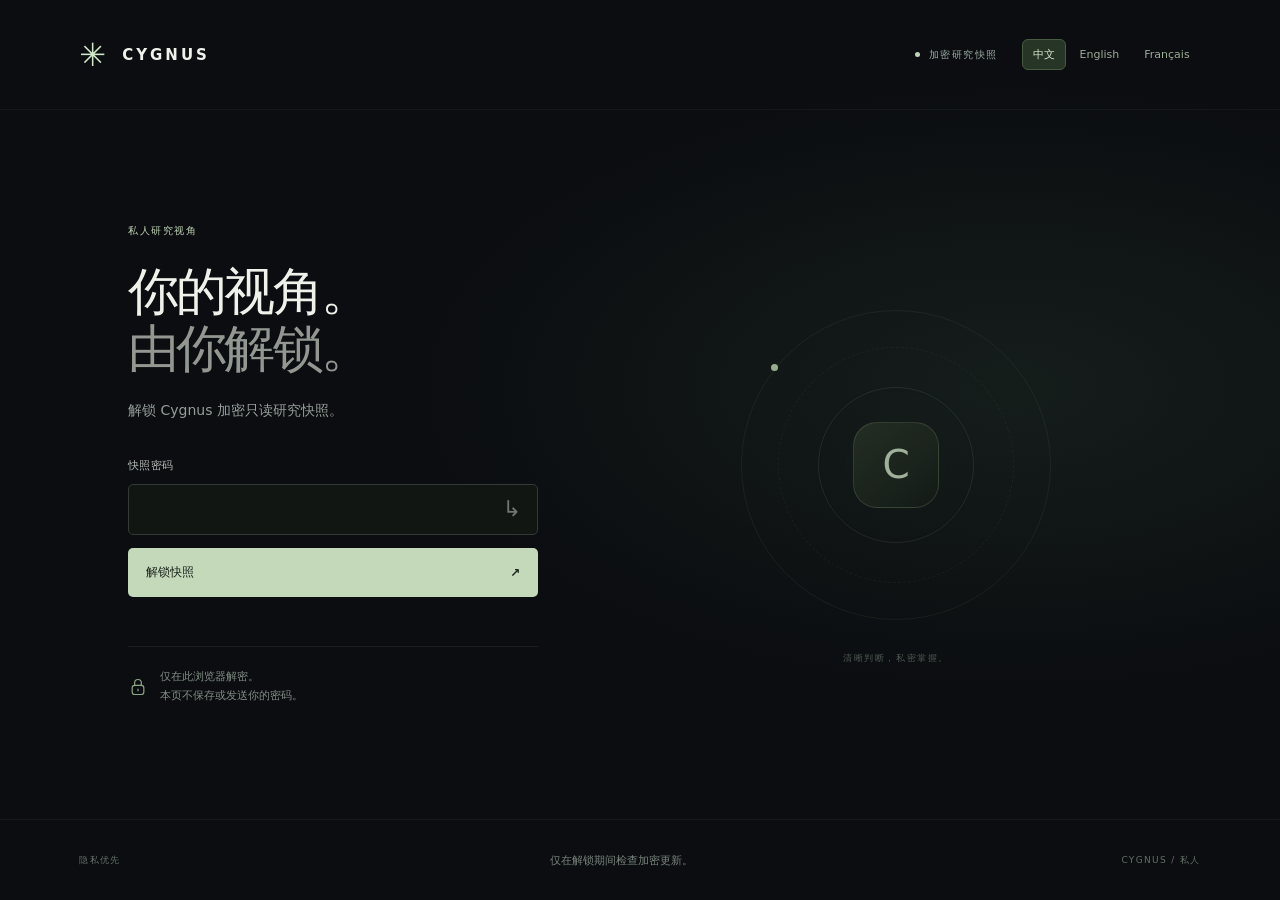
<file: cygnus/index.html>
<!doctype html>
<html lang="zh-CN">
<head>
  <meta charset="utf-8">
  <meta name="viewport" content="width=device-width, initial-scale=1">
  <meta name="referrer" content="no-referrer">
  <meta http-equiv="Content-Security-Policy" content="default-src 'none'; script-src 'self'; style-src 'self' 'sha256-eThD0ztju6C4nBYh0tMPwsm1QDOycGP9uUKU9tIat8k=' 'sha256-Am/vnHKrzulH6T//QtIxGRFUZIa0mOCUgXk0pqeoEJk=' 'sha256-f10cClDnCrfIZ8V6t/+IlYtRNTv63CxO79UNt5wYK3g=' 'sha256-GtwvDMPK7F7GozKoRf2J9Rm1ExZwCzZjtTlqgRimsok=' 'sha256-cTQN8YwVV+k75zQnTnhNfJwEw+BAlfI+sNTJ1PsOpUU='; connect-src https://truenas-scale.tail40f7e3.ts.net:10000/cygnus-research/ https://truenas-scale.tail40f7e3.ts.net:10000/cygnus/latest.json https://api.github.com/repos/WHYKEYSAY/whykeysay.github.io/git/ref/heads/cygnus-data https://raw.githubusercontent.com/WHYKEYSAY/whykeysay.github.io/; frame-src 'self' about: blob:; base-uri 'none'; object-src 'none'; form-action 'none'">
  <title>Cygnus · 私人研究快照</title>
  <link rel="stylesheet" href="./shell.css?v=public-20261117">
  <script src="./research_client.js?v=public-20261117" defer></script>
  <script src="./shell.js?v=signed-2626a3c71b54" defer></script>
  <script id="bootstrap" type="application/json">{"schema":"cygnus.pages-bootstrap.v1","recipient":{"schema":"cygnus.pages-recipient.v1","recipient_id":"19e64fc0480700a2bb618b9e8b517a242320eddabe10013b3249ebd246644d8d","spki":"MIIBojANBgkqhkiG9w0BAQEFAAOCAY8AMIIBigKCAYEA7De6PN82ciYjCwuaR5GJSkOquW+3x7eOLcDbBCYroRbNoN+P75P5Jt9dPU8v/nvlGCcyfJFqgwkZ1sLL2KBKqVzZmD9OxdSPWLQ7p7gH3pbgyOQmTebAcni+uoWaOgC2QObqYhP0Xb1u/WgBaE6PyHdULJGbQGqWNvgzbR/eNWiM9m7L8PuQoY5Op7QqgYSRh8rrItzuNcOInZL5hyxIOEecUW799gBdYCDI5gLybzHllnDEWrNjOIKwuulK9xZDfuhgRTDFHvgwYBHMtZ3H0QSUJzRUf53gFIFCAX9spggqTzNBiCf3kQsh/crmdAXtF6iUXF9zqq3wdZeoNfgbrKzjltuq9lrCdXHXcbnvUxoSr7Vcl8dGGyTSZMzfUi+PuoPrAqx00SQk0D3DyOzn0FXTaDwlRFBJWMoqgkmXfWjgIaDEWT1MVIX60U8+Hu2xuJi9VeG8xa2jRVRwQ/DUigQUiD9WSAyxIm6zfAJCxiuawnaiz4WdnZYXf89pJVbjAgMBAAE="},"kdf":{"name":"PBKDF2","hash":"SHA-256","iterations":600000,"salt":"6snDqvpp9SnUruUY7xPH6g=="},"cipher":{"name":"AES-GCM","iv":"C7TKQTGjA4d7A3dz","aad":"cygnus-pages-bootstrap.v1:19e64fc0480700a2bb618b9e8b517a242320eddabe10013b3249ebd246644d8d"},"encrypted_private_key":"3Ve+0yoZ287m6IpHYv110KgW/28iT9z7sMHBZuaTkFlcriV9+LsotKapO9GkW61a5OSTPGxMuuAggynyFSoijqZpDc4tyXNcg8hrMwT2J7Jxs2T82Aa744sn30y9/y6GNy86Dz/WcTw5r+R89UsowhWjYpEE9ZeCGQi8o8UV5JSh8UHyxxycDl8nqEIOATUsB3hBtMPCu1vdMqZf+xbclC2PPSaCjI8bCQ5VjCgwfo5Qyllu0yeFxtUWPZCDIveGgnL1ytpZS0qQZf8AG+ZMcYX/0VtIaYVXEUjvalZ1y06FS/K3A6DiSkYcWoE2lAS4xlHrol3kaO0a64NXrpYTj/[base64]/3lvbnQRYfhoXtAWTJCD+INfSdzIBuKz51OltdDed1F+2D3Ohkjot4PArTfWb4NGqolYqxK14ditg9ABP7v09R/[base64]/8p52XMd/j1c0Sg6fK6hsZ+aHAXanSvsdZscaTupZ1kcwVuDeL/8qtTA7j6mNb/LE8cbUsJx9qtCz386E4Wd9VUa92N/lhIwNmR5g8J2/rKf0FZggTAsOaqFS1+NR30v4tXM0b75yECN2Myvqwb0xTimGG5z4401sE3qcys7E5Gu+t/wyffOI1k2HuYEdhF5CfH5wfyouK1cIM2OU6wySGRy8uyMvRfUKvqELoua8yIor/Frh8bhOrYTD03NQCndQObn1jxCvRCJmC7rM4cBLLzqxgHD7IV4ptPzJyT4poHznfhHNenyizMfxiBhPzTQFzngaXtCC8Rag+e15THhJF2YGoubwQp1k4yb081c6WBCdziqnxw4L7z7T6GOreNMhal1qb/+QMfw0vRXyVQoanE4GwQoeuJUF69MhifstkDUVezrvXJYRWWHLaQabBSq0h8N/bl+h+GkIMuCYgj9W2BCJHl00eRgpL9CoHwzOQoVRJlfomIniZKiagAEHqakTV1a/v4l8wO93y9HhNmwobrS1dPbTczO4rAPQ3G/ifDph0XSpiMjLsDqKhrVJI4Y3NMpXhFwAkA17fBogek85r6rF6lnUpVCTQhRcnMqgP/140nKBnELKtIBvmWnPdRtmgoVh3hmnbMiqFOuiHGWFKD1Wratw+B9CMcK9wEJ32Eh5yopJiyUVmk5z15eFFSmVh/nqXMnfk9rRtHFTUB+T1ixfgXhvWH1em4FkC09EWrU9H3FnjTJwhQZcJgDwW8j24hgvGjSZ4/gwbded2pmZouxdmKFJx1/BCfMyBFLSGZC2/oqUfWr6dn3pub1Z82rhsTrul/97gY/YlU13r15cmz2LmnHjDfgQhTz/zncxJN7YFmXgtNq3UERvEDm/CF7PCsvj2VmNcJ214iU7w/8nur7rn4PKbB36zBBSkPHXb6qYI5V3sXGMLow5v6iMYCYrWtjOnT53ePVsu2yAted/Llou3OsarDfy8INV7l2PLg/suFT1f7VQEKg0kbIWhJjeJx/ATMeM66Z3fAPadcBwKofmPh/muaGjb82vvFWNsvngYmZ7oap7Hw2OTL5cq+NAmbSPAkuRRQOkpN86B3xzntxHrLWaYv4tON9roGyAaIaHD/R18FISyEU/qyoGKjmAr+TXEUGCOKJUaH/6a5Es20epORqCYsR+Z3AryMwyrUxL1QlK7NSxfyFg9B55kiRquZzeRJk6NqNG95pFnLocftEQSVhV8CeT2pRXKrr3XgT88lhQVKsXaOLQ8T0x0WRZ8bP5DEGNCQyqI5v2gCpCoy9zRNq/qXuSP4E5uwWBTQSL4SbxSN6UQQL/ThdLnYI7N4bd4Sb7ftoadXNXfoGyedRDyv3Qzk25+bmjsHIfWf5HMo4hvjBLNPvapsyIupOXK9KjryBQ4k49nnsCRt+ONTwiiKZmBcW/U40lFPiOlnxPiv5klhlnwZnmhwqs7XiIIfBEYGDsVQ+CfNjB9wGWbGXxWKzPhODtBubA7dI/ANj0dS0WU2cR9/YDVi6XUD/phhw8=","fallback":{"schema":"cygnus.pages-sealed.v1","compression":"gzip","recipient_id":"19e64fc0480700a2bb618b9e8b517a242320eddabe10013b3249ebd246644d8d","cipher":{"name":"AES-GCM","iv":"ZWeHKNuhKQLaUng2","aad":"cygnus-pages-sealed.v1"},"wrapped_key":"enkACWaqB5BZAhix+ozwwmiiqplzZJH3IezAXjiMdtj6KcX1JHzv1K7CC2lRsDibQOWKtq/PWnWqvKmVQCn6EhSkfxH7BenVLLRhy9yjVHTv33SqehEwiLs58zWSFI9BXpDuPZYyeXnAzEJiDkQoUPzVypsPnPpKT3rC1U8BB10+h+5VzPFNQv7bTKQC+nxCmzWApsEda92GO2gB9z+zN8CA5aMFnnzEndDl2/WJKh9f9KhGTpE0G+PtpuqWaMlarC75E79qFFNzHPI6BE8PabFM474CwTWCyHFJnPgxaqw4CTzaP5NAC5+/2xzKsGOW5Ec9lEdibaztDvqC63sRgPL5qii3DWVIbdNKDgjipLn2909R8Oybu0lyXblJLW8fUxGMpWXvlPOqYE8geQ5l1qsYKjqyGhsYHykKxx61eFMfBFhwejJMaWvuSSqAwHzOiYFX8PlTgmxNWc6A3orU3QzZ/yvIDhBL3i66sTu51vxXqb+RAxKmuorxw6TcCGwd","ciphertext":"R6EOCSDdpmLkZ3+mlAFap+jRflS+SVMyq/LGW0wD/tuiC+8m3Z4Mucibk/dkJcD11mpmtFPcc4Z/XaLJq4Sm1zA8pmCIkmCXG9SeaFFAiioIEZ9hjmkJPfa8A2WRx+U+LAwS4Es6ffm5yiMlntOTfbhVPD9+8VTPGgiDrZ/zgyej/c+e4N/0G5TK3ALYuMhxSoh6Loea4BmCs9eZd5R8qUcX/0ytQn1hqVEHWhjvAt4C1ELYd5703H8QV28RnCwMnd/0/4vCDJVcaondJf2BXDSbvkfTgWOQeGIGTbYr+2IKo1x8FHaNAJoNfYPiAd+EQzIJqq7Ci3sp7kxpajKJRDzn6P+jfK4+3YBf1F5DdgNssV4emHMRU+mO5O+5VlVCCDyPFPA0DjTuwE7dwkNu9czK4JkttcC+hEl81PqowYTPzhpaIVm8DYLqqN/UxhUki01AtuiU/MSz/0/RTRXnGj+rSXKS8sF1jj3JZ7Xz9vtC3Z9g1HUb8nIS5hr8NjueIW2HsuvoQs1hKlz6xAbUqYW0d8dQcUvMqlX8prKW7fY+lgP0pKVflMNOWXM05dpKgyWEN1zD+1ewdL6pKMKrQaGe4nwvvIv4lGVATu9lKgN5Y/vc9dR7xb5WiFbtjs8oAXy81iy4bcYw4uor2D0HIOa1OKikm63ElYZAiRLz/XVSHFVYYeBuDLqCObz9iXtStx9Nr5Ec4/qqNu6j5uzDB0xd+i9qrI0qwIwdwD47s2tMyKL1237/[base64]/o0MjdPmIlSJwUhvKWEgYFP4HpX/[base64]/[base64]/EfaYWuNu/ttz/bIVTN60bzSJn1Y0wlzDINWxZMwcKCTSXMsphz8VQb0/C/8mdGf1zIq+DV64wdLg0m6vsu6YzOG0oOU/XayflcTrBeV3IQkgVr4c06is8xq/pI8C4O9n9CHfO3cQ4aHlHiJRNAYZEm3ULDQNcR7c5UGxtsErYMpwtvVHnexo/Z28OEROZA4XXsvx3pqZwB5EDzQszl2/Qsm82hgQpfRup4KWOFOTmdbXpb39wRE/eAGy2Wbxio4a+62LzPjbFkJ4yOm/vIQi4lKOHrVTiqo6LsnfCCQuytdSQX/Jk3do7xw2A8c1yc51HgeslywkJvGqOR6iHsm4IkbSFPhQJDpWVIo3V9WB8euZn/sIx9iykt2Eac8zsinImqc3jSz5XHCV74BQn53nBeC1nWZcqkAmYV2F3D1lsUe4CwsUzpQGvAqw2Jn8eXZ6qvS7viB13nKP0LPJnkmih/jUJ6zDTbJlRI4FOK5SmGzPA0VpsNXiOxNWLddJBgHndcJyuvX8bmgjgdi0QTr+rdcOwDeLOSbYmC6fyUXDol86O9csAnJmI0DhWmqZwAralMsD/o82jyI+BGWICpMdjtgzRAS3NO8yflS4JWqJA+XtM+1aMFvShp4C+V3reGIoLoTt9MP0srMQ7Uy+cLas/0QpQshqTPgsz0q4+xXE25FynKLJVRR9ZGsa6+uX8a2vMnpn/slm7pFO3/A/8B7Vk0T9JhwAmfuQ2+Rdu/zZAMUd2Qp5NraC/oVw4Uj4GhAOrGfKCfieEKuuaEBRnCLovA3cE815vDFm5sqokusfy/cGuhUYo10931JqMZ04CrEPBG8NR6/A531CW8fj/DQhRuC5zThmEdMoTz9cc71zfItugvnqoYpFW/3FrjdMeHsGYtmOgWjWpxoBgn9+7jPY7XvNbvkWtEFaWZL+kivM+9XctUSfwgS//KPuRB+ruNSIDn5K+kUVraNIfN0ggwc+FHRsq/l6EiXj5nlWK6iaEZPbv//cvAaHM67Yrh7Xl2pjCibBplLQk0hsVAejkERk07YJ4fuBjscuaNzIkTARjNEh0f330d5NmVsWFVJxk5IRV/5HnCsOBMjsv0i+PjlM3OH/PWdcMYzrF0iGarDFu9yCJbW97Hp9XVlNamuYKLAni1curJvC4v8nlu6AZcqwqYJwDl26uL3GrcswMjoMlaxPl0W/DA7+1FLAcVKcRAyvx4UbrbEhkzoOWaU0DYbQe8j+t2KcLjS/MzzbOmYyZ7umrlZ/knOwnQQrA73GhsQCqtCKkD6rHjhhqjpMvAeydryY13V2jobHlvIL5WsCeWtK25ujHsrz06zrPzuvZ8SqI6p/VmoPyIMF+LVsa1itvR6Aw1rhxkYHL7IdCldAhLOKNVqUfOfUsHSZVucJNdrLaLarHM/1lPljal/ui79wGn5JFhsrXH9b5k6OM6ny9L8lvQPegCEuVREu93d+CLBfI/vNNjEyVeQX6Zht5aEfUk0Ywl+TxJ3HJWctUJjmGD9Ij69XX4iMmz4jjZK8dWQ20rUTnT1rgYt/dMmeblGfe2HlR4ttrd19MDI61dl2Mnw/hGumj65A3fmuwcGIUyJ0gOtVw1RP9PmyqG4GDy5mXY+EiJex26YMaA1AvW1nnFg074xH37eIh/slS1tksvdPH5qenMoiE9ggEAPmaeDbmRdT/vjxNghb3peGWPd8z1QnYffSz1gXXhSPugcR60sYvkCFquK91NPrVdPmex2E38DyMp2llY6oSJJFx5P4GGlt87JW5XrongSgCCw/CbLq7w1Mybyqfuan4rLnK6wc9tv2F3NoYCPublrzqwepi0fVbg1iC+YDJQnt5xl5EY7dep0/Zm/bvswz9lO5gHFjqWeVfkZ6SDVC6ypIQ9v4uoW/[base64]/dbs0rzYifniccBVR3mQHxTmWIkigmZxsClecCCWn+IM8E1wUU4Hf1+fbS70cEjtRVx7+ZF5vYdoEc/9cvegRRtVIBgNlvv4YPclkVRtl2jN6YnSWW768nAWMnQ+onnijqrk3P1xtnWHIaPo6y5D2vGbIROtyR8RZxnzKLOWmV24VIginrSw2n6es+Ee1D3EC5YmdkUGkoZCzxVIAcMTTRzC6p5Y0G9BotAWZ6IIekbuGydA8cyliXjRuInvKpXrq/b2tEg4XGqwDC8rZNXTbBXkhX9fZsBSkUkWoTlJ0MWtaGT6/DimoVVyp41eH1XiYjRoqcv91n5EXEiarJ0xW3jPtdKjqDIpRNbmlvuZNuRFTWbrWScm7ZXpuRMjEPiiSlD2mRCQSkCyQ9LftqzqFAUDSY+0DvadgRI/Elt06lBAuo4cM+iWvUNcV0Xe8OEm9wV1wBngG9x02LxDxATCfVuhz/6GT1SHaJKqWK38JyofhjcUsMdRzrYh7PndLvkx2rR/QRRSG1qM+ybKTS2A6/6qV81V64YYppH30W2GVKJqwltVG3BoyA46bsjKWaqyztWI20yzU7xJMniBXLue/jZFjMZXvs9+Yil5ghsQHpYttDUygp+L8zkol9PqfuG5VCtV8lpNrfL8qAWY02wkTiTTsmsLYZAZeFZ8lv0Uyp0Z/slJidCAytK7hsAW7y92G8eHeupc286ktW8U0aWsQfTbYabEIZz1LWPSwKjA6KfHc5ZBnDt/nNnui3BbGxscCmeMW7IybzlxWNYBESOJF/o3Vuate6pI0OlB90+H3xW49e66HYOvTvkkmTC8Sao+W9gn//883iNPCd3NdhbjQO9UFaqYpAUqDXKwTWkiFCZQbsnwzez3T8MAkbotJy6X3s+J6j9nsQ3o8txjH8/WwZkxmOPr95mOteM+64Y0pDxwe8z1QFKLy5b3eparPwb2yYQb4vOc8U/v3FQqp25oU5uxntziCNqbO6WC7ccd61StY/fx8scarMh96+J3BgCbUS+THSjWV7PEEVmje7PFF3RYvxvwd4RzkIqyczt6Z7B6XnDz/bRHxpbKN98yfNrSK10PwX1YFKxRAozVLEBqIzOJrwETEikM/ai9j6pN7fONYm549sqSkJzuxlIPUvIWGQ7oV+HnkcimnXMlINzcPKfmVYpP+m/dTXuk2Ub/86aijnhfVBHzZPveyHId9AE3jYVj1d3ZUBjxJORO1nPdl61XeBR/Xtv5XjWX+b6bNzBhZgp/L4x3bUvZwhjgtwcDVEl9YPfJBphO0Ya+pOBrvLGEZYyz5p9PRHEo21vQ77MWlt/WZD85P+FMFrGIFBgnHQLCHTWCxxbWPOT7VLo5ZgEC21Usmm2uRWI2sGlknRnfkHnG0MteJZ/Vq5H1mYhMDnVnDWn0tB6RM3dyk+012ZCI2TpmFlOxd4YAb5RpmV5bmGg3RCbjkp+cObricgkaCl2NoUtGyDcMhH9lKB3ljcl4ysh/ALgl1+qRGhEOCgLPd7K1+ONpD4nUi26Uab2tUAty1lnh0V/uf0Z2iTQ0ncwBTqBDE+71rd3jQ+N4h/5vNamX29qGj6by1Oec2gbj+CRv40Hk4ITVsuEGyBcTHGroUNofBaICpIJpDA7S2JGAWcLiYhYDnzoE8KAX3w+hzsq0jE3C+a8RuOCUwXl09knwlWu/zRHsLhKSmAH/[base64]/Zi9I5jBghYLgjq34aevURU9RPN3o+ew4/lv981TMLmC6jCr/vO5IZvpb/fQjlLhmBAncNRIEcExnDv9QMNb+qK5ruobk7DePulnWMWaAo9GLXDweBIMETkkhA+FKHzZ2DRATctufr0q6qYV3KVw0z9ODNP2ywAPhr86b0/DghzwXKjAhNOIJz1c+RlbswivYTm9ME9i1V5QbIfM1Y8Wpg9vCyfNStTXX/FxFzmUoJ1MGheru1eS7Tz+3r0/WqFZlY6dpoRf09VPsih5ynWbCkCUJR8q+tYfQHZ1eoX9ccHGi8XiT5SzOsBq79TMqOXLZwGwr/cyo62z2x+moB3EG/[base64]/7ELGe6f4jv32AThYSExPXWF6BOHEznGge9xoTnQrst7GRsTuA04PY5kt0Z7Wk8nE5W6AsIpIp4WDRlyuAWMOTL9bO7b7i48CmFTU6MqSJNXXbRzcmLNxPjWIIWsgXtDnxa2fNBdVNEJF/7cr8hzRDvJ+wKUIR9Xf99llD5qRDqhOBrNxhfITl64biINxUtzovE9dq/GU4U8+pLdCdg8XdGujMfZwl2d12RxQ46jDg/FzL8DeFZZ4KNT2lo+iA5Pf5hzaeJr4HJdq7WqTjvceFHnp0BXnlyZFQUv2Zgrqbk5Oq4rJyhzDyiavD3ddg9/zPQQMZhJJGjrYK7eKecDubcQQZT5B4iKx3vuYYff0ac+z4myzssfpoPLVEJehfUt1kDXaWdH5Lsgj/7G12vpjiEcqfEFpdmxfQGPGj79SC/Rk8J2AqyiM6yRIaHwiTZyA4EN3gz77AI34qG3ngsk7VHvrZ0u+pFTOZpMnEB/ZWR6vdn6cpZ93uzLFa/dnoW5+etPHR2xXNa+9J84vZZQypcHU1MOTJ9+TXklwzgG1syUDzFdK6jbYALDxvomEPF9qtRNl16W+lsST/ANEbG3gbC1auMPeOryR2HreeVL+eM+5XeYpbBRJgz/lPKqrzGsWorPyZwg3wH4jp189iM5EPtYuWOwPON47/lQ0Tm0q2FMu0OsbmEVMPDxaBYvNYoU6WEXSVX8jA82fRIzFYe0tVNLAZAKqwkcTIocnMxd9yewcVYXJv1feBRufzMr1i9dad5x24ERy2awxGyYYgsKMoowc3XnJpx3y3OK0IXcU5S6956UnxAyJ/UwhnJcWH4rwFZZT8ePajSeJwF2WFOmwgAmKj+MPjV5Vd42T01+TB5h5TVSZtE6t8MHeIqQpFbEd2wSm0Rp6Xnt2uLanhJfDmmUzjfRMWLVh+8CMPy4xT1FaAwar2yWlu/ZGrGQT7gUylVhMF15/vlIdybI7ozu/E6xRAqpOGKQCxjv99nT9abxD9tRrHT305YhleovpPPZUwPzQxkfNDfuUtGqAyPJWEV/lr+myGO5SMTqwsLQlqb2RCb1hoakboNXA1k3gZSfvlWnznCbUVLB+AemfjClgAmffoWWq52zYskqgFAK16LpiLbXNRiO814pxHV6j8kz96jPNZbtH6K8Ip0VClG81jUmwbI+R3K3sXNjpHT9SSRZHuU0GXk2qkeU7Pxf34Slb0VLZFV+QpBdQVU/rVfAmIt6HfIGQ+m4mNBupwjxUQqa6pJARm0s/aMdrhjlnnyUBit39UqolWZ6C/yF5CVth602cP7RvHywGB09yePkeJq3SszaodX24bnzvyhnKYogfF26Gn7vcixj92+7nNA9bvIGfvMlwyMFo3N8Or4YN7W1OE6loiOLbepIBTnIavmwp3CuW/0EwtqqjOEfmaSeXrlsDs0QL3Z9zepMg1rS4BonG+eA8PTC7nKaurkphxfh4UApmWACuSCYjjySwj5qbof0FTa/UiEsJD/ifpjs/RXo3nYGsmz5vThaimNPyQPBqliJXnFqmSBE/ca/AoGHrTClJ6rfdEcGMYa5tO4H41XtFeA1vCroNKWgrD0y8cS9IgpU+kq1Qy1QlidT/QbMDUm0fZu/t415rIgqElxqUYX/QjmJU6nOEO99qHZTzLUgZpoBzYvr4y1mZKnSXOVfch5eDS/i/OUchsDnooxm4NLgvTzjXwhO59p28Y5P4gQDNbj3/hY5ddIDSKVQ9Pqlh6/3DZk9+/+3F5KX3MqRRLNO7/xzZ+X2/dGo6jSN4LL7ytqEL9iLy7i47GMrpRncXS4UQ0Ty8BQLO/RuJncYYXjac1Lw0KykDHtLXSdURlnoOktbVghxYUwSLV3sVdb0lQ3uuk+m/bUOoYnu/GVtOuZ47983Xp+zvb8XpGRlBXKuZw7sMKMbEyEEUqGEkweRAd6GJkE/6TkhBKYn8eUWQdZRx3JJpQONQlfzyCfetZLde1E/7NTSQ0+wiM0/OJMptQkVzXkX6xbTDUOe48owrNIygkNdVjnV/[base64]/9ergHsSjSPnVlTMyV8sqyUqVsn/[base64]/XpZDQH6VYrrSVJGvE2K68xqYwRJsg13B7LHcvDdL1KY6+3ktsff+j91pgdZ6yj63PJ76a4y3ckAgm62LYmJS1FlU70VPPF1jpDRZj2iaUSI3ISvy4B+lq1UhPj1aHmIYpTQyBu5iJZtP57EfQzv0v7ZLVEvsbpu9be9rIX12k+qVdQenXHTgOefs6q1M/BDEcHj5H7PC3y7mUCu/[base64]/LO9xDKT+GkSwY3P9/0gTZF7Iz369jrJZyhB8gWPh5/HGyVL4d58d9boP9Slfw6jUjS744EqsTopfEoKrPhWof2gco9VawW7irtuDU/68DfDmgddzAWfIthaILgNfDQ2JZNlQjZQ9e7+h5q6zFmgFugHChEdDe7trHi5tcr2Lkf1gP9yrwqc9OO9dK8Ap5fj/PzeYSZwRZPyxqeGh8cbAz9sOdhUwVvAh8lobP/JqTG+QTKEvDVBGrcDbgL+brafI85ot5BXvEusd8VQKwa2wv5RGgMvrxgyv2JCPGdaYocjC3Kt3DVCmeP8pElMQRvovzwAkwUsoYHAQ2I6n7uUvcw6zvPZBZ1E1peEkokRciH4lkm1cZQLPkVllRRJt32njP6gtIO9qYJb8DTm4vuU7r8ysq8nDdTW2heA/uTBUVicLLmgmKkX/6NfBHyWhJ7BAJHS6ml6N+95glMMdj2TQ5y7L3RlFNMH4rbGwedFSdrqw+lg+DnsGvlK9+/aGfnEva3NKCgk1XCkJb4YeBY34gSy5IzM/hS3mPqrZKgRCaKs+6H4qp6569F9JbOeuOa/[base64]/CPBcuVbX00FICEgL21xl7zhEXAJkZ3TxoBaHysGNp6HTXyo/bAbba6ws1VLnrtcU0a6J8DB2bz4zyLVF0/rXTK5a5Pz5kBNaY0HwqF0Is3YG5c1WZMx8Y0ewVq1xHqUpldtHHKOrWdAuDp7AcrQ+ieEKpv6CBmIbfY3OBqW6pISUvw/Rle0i20VMrpNB/b3rNKAYi2I+BYSt5a30HaUcEX173TciE0OLyDNcyyON9QfbVIo2ORBv22SyHkgL+oUAcRyqQM4NuTn18Gbt1R9DKX08UaQzqNo3sO+MolHNp0YpImZjzcqEGGwIievtxSS0+k9u5Ly2vZ9XhOoNMchi3m2W6iSd6jg4UePEFNUZiqxvxfKNw7Kllhl2/J3M7+7EHRgvLjbM4GkTdpSUsdOw710xt6TD72HGn/SlIbFMaHkqTG4M8wyVcAS7l+ODYUQd5Dn94bAXJyEE9bBqjjWRUlvoZiaCRJC1ncX9nMMUBZphuU6uXQI9Lh89Ei9GsheCOX1x3YtwMdp3d3mid3gSzEqXZZ1PxrWsKFoIcdqiXhNDU6WnbvayvKUhMAXbO33T8wuLglhe1ASQS/3VPaSEEeOBGH1PYZBpJ2GPk9SoY55eTzpUuxrmsF7pBQRDDA21CNu5UV477z08uzvC8A3x0+WqLFLLgxHqPC/e6yBGCY2yL6eojNU/S77toEWP9YURkEsgZ9e8Nf11OB0TQFmjmCHuYej5vDnKV3KcJfX9xr5l2j8+6W0RqX+lhCwGKPYHwKvkfqXC59v8Dmyw2hTCes7erHvKzZQcLyyq3VZw+Bq3zGRUzv4ZV3oqk9yDcLBD7OQncaON9FuQMCDmUKF2JD2fvXIVAwAH9KGZEpmjbdkt6pr2c/vd5SdBbiIxudw//Z6rB451eew3aNAfX1RUJd9zu2Z83CGva63TaFa/4wQ5GqnWCTErXWwUVDINJqcD3IqSWNRYJrcUlrBEKbYygMmt5bru79C4NtyUGvkNxqxPj6fYApegn21aoAU5Ufren1SiQ2bBaU+dh0dH0GFEkxZZNs+yurvjjtx+FmhaznOq9ozz/6p2MDS2T9VTSVVSjSPV/9TNY1CQfSRhKr4zUzK0KYsT/qAO1gTXjYQENKZWmZAtLUOYUlR7ZP7YY7iHR00y2O0EW//FTYEyj+KjZL89wjHTObFDdVupQqiyE4/GKsjphhjb49Z9aGWAxOYn6D/YnAzyZV/u9fOtlBkSmoT1xjVIbb4RV8JoPbf3O0rzBsTN070hfUTFcXXC31Oot4b2VhMjlVv5HQzvXy8ZdnXOBbgRGuTxoiPA8eqAq1LyRpsb1OiWHzzp9q5Ji923x1XKgEHB3kTJegPmLi6krxDBl/Fn6+El2ErpcS1Cd6N/+Pxk4Yn0mPWdOHwQjXPa+IH+nvYTX6CuBldlby+AeTxDFw1Bx8ZgSBI7AJKAFzh2Wyqg4NXxu+Z/gAHcjK6xDbYJZS5DaTBL/Tp0m+dNCPtQ0hv5FAP4jY67OnPHxUD10kp1Cw8kbSJXVAEvsZ6HsPL5PZ7/yoScXEnwmCX4FDOWoUhKivxP/Zhl4eCqi65NA+QulDPn3++JILCPNXtu81mV5vscEMRF5JYJqvnjOy2rNhmDqXqReOQsTx39RqlzSPgRlty1ffwrIL7iBOMN93dWjY5jFWlE9hTEdrW37mIPa/mRK72Lk2Eh0T2jZ4yid7JV/0jQTylUXzPRoxsmppmyq5HBSWSZ4ylRZrqAs/Lbc5/pDV3IXCs8F8g3G4dd0tjXRWgATypKxXSgkY8/j2JSDbI21vdGttk+M9LBUVnIm+YrnLU5P/[base64]/UXfLU6QJi8Fh4K1xz0pYJ/SWozIzXFeevwwyscJwZaObRaIPrwQIM+eOmJ1zMAHJftALEh58aLhSL4aBuzMQM68P9NXPZrik1LIM2G3ByTKVzvTD0lPiJH5gtLtupmn0MGpr7Lqaq6jpL7Yga9N5u6FUlBDF8HJ1WMiiTpwQ8SDaPa16O49v44BAdyct+pzQtHa/S84eBg6wM9bidvbve1hC1Y0kFUoXTa6p5wLhlhdBfxYFOJgsFsYqnvRsxUPppKWjcrLQdAkcSsArPKPMq7O/Jw1i8baLXdv68gYXNImjCWuQq8Vs1I6xO4pQuS8bcbjkBg9VVi9vB4TYWO22qI7gDQhKW8z8vK0saZYwNhL+isjO7C6KVJ94ueN2CFMhDZNadOTXVAHjLHgbV9q8qCswdQn2Jm19HSiTHk10pY+/T1wIbS+ybZ1ZKj+3pGTehJ3Ly0VBalg1e7pjaqLRaeMchy2GOcQxR9WemNXtzR69cORSyP6vDtbQ+j0biorACtD0eFF+N+ptoXrZNobxCN3jCO/68k58erijX3drn3QE3FyV7zYA41tegE9I0+/CNFrg00RHsqc+p5P9KX4YEvQ9YDcMsQ8AeuS5l/RuV7UGTHEgTZ6Z/UISmukcIy6tUXNKSHUB9/mHc4XxHzoXjQVXaDYoWqdUvS7n9kUpEVGappU/Z9tNSIbHTA/[base64]/+FR0Tl2u+k3fEzlYD6w2EzCJeXHoIlZnW0IP4vHMOkRkCF9ilNXOp5JsiGV68aQHlxa23Fd58UkWluSPY5ITrYL7+IAyes35LD0NOpiS5ZK4EcwLcrJCr7aanZ2JldyxXHyclMYQsqXkvZB7Ktfe/Qemgyocq9/RTIf/qlYp70WI8EKKCalVziwjP11Z7ldcLeYX/qhwVmk2Wl7SVj8qHsKOqqmH33XTdsgeK3r07G+L+F4L9myPQ1iog29V0HY5GLdE5bWfxrygcL/zs3zbt0xXjJYuDC/oyRQNxLs3iFhWH0oWGTwpHzrXyFYIJ3UAPuJekpS1OOb4Tw4goIK2VYPGxeNidJDvRo1HJsm9aLSfBjmP3V21nKwykAhE82jB63JDOOICrzac2xAJGXqilYv37jkdKTDPOkmSNj/n7uZ2FN3zsHBnM5Eft40EVGe+hRZ+yNVYcuVYHEgQjSl7Nc25o/AzKtPFlHKi2JdOgYYuaH7uTiYrHHnkGzmBRsPJJV494+zOSE3WCvh6VaiVceYxmj9TV8/FIyCpAR4KUKc0TT0/eY6bxM6fzHQkXRSrZbLJwu/yGLECqg9LM5dakv5MjhNc9CyTsQ4EYMhU+xiQhrAciXZRfwajh1H9UKhykRrgKsKR/+DysZODYtDbhTKqrA16CRBGlLouA9Ab+bMLYYoNaNAoJVz0kT6ZhnBmawZxANL100CLcVzlRpyVP6U1XoHkq+BaS0ohWVVzjEEcoWLxiyYX2qvIF//O9MLjiLAExJVw3xNz5RQHVFLmZxi3WPSWjS7QKtiwAFxuR6ILilM2d5vKkHn+whrbyFfEHE1XqvKCP3CaRRN5zCs2Fv3mENVZ6boDKVgXAG0kugarPSy6T3oP9C+sNluHXI/W3uN6o8ggk9rW7ZaeXLm5eC3K4zzXZIsT+u9WhVPufjNLv74T4+6/72m0eeSIriZ5ZmEIbQ0kuAsnUPTvH5UtRYpZ0DtLSjSZU9P4l1a/3AqeHfBBgnErBfV+3fXQ7THelun3KNd/beyFDWhG6k6z6MbuEHKPI7Tt3lDcKPHiinu+OtdZTYwHVxz5P9wPSARTj2z+un/KS/sqkkz9IaGK83auaSC4SWKaZq5jvgJIaAQKvqH/W2FQkqOY+NfLXRI6yriuIo83XUKOLTatu9AMSmq+hHLUSbBY3Fl+540Hkdegt/iZZtSCYSyWsFOFAO3g2lzTBHnDggk6EU60tWeGASQauUbLCBC5GbwzqCvycb+RbvDo8YWe7fHbnDw7BbkjXunf4Pd95hz+E7n5BuHhBJ0hez57dUEtqhtdnmXgTMJK442BrOvISduBtWGclRhUs/igjqbvBD+YqhwHFwvBv2LZZbLG72lLW1TMTUqZu3i9XbpR9fniazF383rQqx2F0JnNPthgDD/YndvqxhnWQ+RVN8/4DRTHUUpor1IuG3VjokbprSilOJul5BH7DAIg6UycMBXkJIrbV1tgzMcLvAnXQqzowX5+ZLzICYm/BW1D3BKFjVpr1v7ktv8vLtJaDCu/przQjhLmuvlWSSAtG8+a8xu/[base64]/4DqTUJfPmDL6bYr8egB9aRhAgYc2fehUDcPjisNMe0TpvRTRfxFppDeFdBotkclzGOxHoRXMUfD0eA/DW97O2VZ6frpvsgo9UusiFcoz3YtcTXROoN9QRsc5wX//k9/IpIcMRweswacCekQD2q8/xBGk46v/J/m+rVTVbmAbp+q8x8CGw37QPWyN0OAeb6/YroV6vMiD3sJh5tY4uYmnYLJaDi+bnn9fbkN98H4KBhGk3XPnCyJKKFdi/D6XfkiatXt7jmR6kOSNSpdgRCExtBpOOsDfOa0tfnQ+H50ERpXdT2XaRn75CfYOwqaqpqxtMaBsBhJwFT2OXEBs/qXFAV4t1NeaNla+we0gBozi6iIsBqky/5YvgoZciYXH2HOFvyGvUaGZCbo9LnsjfW2ZTB/tAXkPtk2Xf/plc2IaoPZOusJRnzy1JFULd+pBoQxKDPfAjgXxfrtWt7KxKfaSRuPZ+hG6Rm0oPRuAi7mTzpk1ptdihxq0AEvrez8rdecQAaY6UcKzHHMM/yMItddBbsSHlA2LthdBK7N9nWLv3plsMf0GuQM6eaS7Y/rzpCkEQo8BDekXoM0NdVPGRFhrj7vU367DbJJfxtfu28yQMYo4MviBJirI9mEuoNDRphpYHKRteYQ39JLB20vkHLLVTVgDWhF7Dc1nmmg/E+BRjAg/sGjyAXTKxCKoawnHVGOo3YhI5CGNxKbp9X6VPhwo1gIGo+24Sf61Srq0X6V15A6lCOVT41q7aR99egl7L0s61kZPZjlCIN68E8V8znIkI1m73SE1xQkJiknDci6KpeIPcdDrKPP/upvDIyLh7+6vDuEQY7ltele3FN/jwMtP9+KI8Ngwd93AhT5fVKq1VD5T670peJbggAhv4+1W6ywPS42esKl3owk7sET7a9E4GtPGnZsYRLHUmvEOBbCWwEBG+zHBzNCOCkWc8Zh0ANu5ECZKTAA+Pmq79l4kYN0R50cSzu3/3Sm6+a+Pd/bOfQnhi762sCVCZGbC9ZPaBuXa6Kc8UGiEC0YWY33OGEJ3hvedaiA8wEQ+hFnqtvt97Y69u57rEK4kfURxqjM6esFzdZRFTncSz3ZiZ+2xRpMvhCKGnuVzxxobZKJepB84k04OReoZSyy1CYPbjo300GKNWirVi5DNPY6SLonHe0Sl/b6VxC2OAaKYEgUf7DQSvLSMff29Pqlzfg0hoqzoOSxcVWvhbZCrfiJoj2ho/5XS8bZ/3C8XOZ6RhYhRt/OFKuynwQhDZczvuFLNapVURrvvISfrdDTpZ3RFgFuxQc8VBFJu2UcxqCH5fjZNcNrXqJMSeQ8AYUOsa24GKhYaPTSegUkQX2XmObZ0HeaDC6cdRC0kN966Tgow01FCRz/5sgF/kJON326Vg3K0+qMamm1zNQRECMrGf5JWAtkUeWOuw7UKVHTLarvFY1Cof6dPh/7f+92HWRuQmqsGdG0PB3Maw6jrzdJruqacyxCC2PoAwUpbMj+v/hdIoxAlcQBIGA4ODAiB2//uRMLKpaEUU5eZ4gmL/tV0VzHogcDWhBeCJq6hI1mB2Dq5Ml5wQzZGiE1hCMZCIMi1AuKB28TatEmitMskvA5ZHCOlKLcgcwpM2h5weSogKqKihEZm05OF/A3Pc4OLxP0qmVZUAGVqLGbJCk9p58RMahg/54H1alu37Hx8/F7HaUJPhzZftK4bZu6zUHIIrkhfCsVTNNcmUPsBuytdg7Ios30W4c10YHvpCJWsLJcBhAzLPp5BmHiIGLAmY7D2tv0l4MevAsbgetsc7uCDIDltxg4CEG8WZTy0CWnGfMtZ9jgFYKibJcHyEsy0gp6przSaBBVvzIYMQOJ/MxL1FaiToHdR/Q8NpdUW3L63JQ3VbJDgvBZByahD2KYmW4Dhtw2/X2/O5Pz1XWQZSbprEGpzdO0UmkwXFQWBkyQZt/o/pq+CbzqABXSHq4onGC9X9VXng000ta0RrF0RuMuxUnuHqhPeQHmh622Ch5IAi918WPU7wXUjDaGfOkj+/XAL7faBCFuINY5igSQsRbw33/xOs9OnMBlsNc+xgOH/BdfV8c+F1v2HO84jThEhaXqH2K2O2MFKz0lBzUt8gR3eqeWAEUBkKxMOmJL9VC6viKSpVe3kpLiBe9aAL9ewGQEg/PIcjBYma8YjCjGmG5SI1WAyuO2jx9iEvuiQgYnexb3YWIHAhO3Xu/ZRwe/3TgYGrMd5cCvTrHCr1WOEa4Kmy2qFbIgoTmPxpuBgZrIPQ1X7zgVb7/jQ5VA965Y+WA/czZ9KQaS1SKug8k5MmTATvfDwpME6aFFXmBB5KJ0ewpYdNrIpVJUQ6zOYl8g77C3G/XqCkZNpPLvuJIexQJlHSgnj/owCdy3sYWzh8F038Sd4ew+JKnnD/ps//Dx4k1YWQTwTPYduZ92ejEFhgODECpBaP1xK1PwmAZpWja5yLkcxpzPZk0Zt6E+s/nUipKgeEhR+q09v2IUVC+lJViOTT9cnBfwdoVyZ04SJn16J6HA97soOA9BFz/18hf8ytaWHnv35IWM4Zjd3KLXd4oGab8YBTsqj4aEDqAZmYtcA5VfIp8dcocAndfyPa3ThS6Imu8Hv/pnagTLP7eSPwjn86Bxip0G4YopNNjLRbF71XKX5KdY5fog0/HPHF9WuSnOjek4sxKXKDSg1luVUGW8he6WWreXdxnsrybJM/10rOaknss3B0eIz9DznCzDt4mMQ93d0/9P8RwPodog46BYxxeMciAfUhplTolxAL1WyoTl21NZaEPSWq4DgpaIj1T1L1QQZTu6bSXCSc4PjoCZEH1byI4LiOvzXEM/nDKJ/6I9pyJ1YEOBdD5vD5VTB4EID/unqBhcty00jMBLgThXxijYWtSfcVx3iVPcko98G1q2s0JhXAs8D1XpwCOvz84oz667/wYLzbN+7SlZmQGks7cRmzkA8rrr4n/ifnZEIzvQF/AiCmXtyw0Jy/P2aBwRzycIcQqGuGOg4VJyGrhF5j606FfmmuWbWIMr5pr0obV7LV//+KrOEE579aLTNARD3GJFGNE2C3TLLZxNQgiBOde6us/TvqaTeyp/BHtLlg4VHnbhVtm8fLiEDPLqp8nfC8R+cMJj85ABM654EdzMQv9PuWMProz4Bg5t1O8Bts+ENP1HXYxlmoH2wyp1Mge3HxLd6K7nJrZMg6rjluhlaj2Kpm1OWKxHHo5K7R018FsLFeEL8DPBnZeURpqcnXeEGDwn/[base64]/DQvy2UWIdInEKHPYCOVATgndi1L5GBnnUmxqducTUvIp5IsNZGXTiYYvg1kUoefyFqk5uScG5io6SZEPOjI9oL+yPDn2M8umH8mqDLXsM+19o3SVOQWH8ijiesHMPqjcRZOL/2U5VNFu1PjOzs0/kQAfJHdjW5pdX1mlSXc/BSktp8e4MNpDxmYVeS04geZ+elcEtGhRjQsMV346GMDGlW6nYlrtvcGF6GOyrXLtYl2jRhHkZ+MksrNb9ViUmXTNLnKxyhm0vHhDO8Bvf8lr7l+JVpvt/[base64]/zhmruz+eaX6RJoXc76ssD2B7F65tqXpKJDj+QgYmojngg16P7ALEir5NTUjOgH+JBNDIW1VqS7sMJoVMRmsaxD7HPFMD5Pgh9JUSkWk8tHAQii6lFlFXWxsZPqGSeQBgFETrZwrth/UXvoC1e9MHD4/GR/h5clo5XxicdNL4cqFQs2S01Rm94FMFbyiBw5yh1N7K43TjbaFWgcA8Bj6bfLQMn/DB/deMbVNfsbBhOHFFVbcV6aARlXMu0iQt/LG4wXPxbk1wACZGrXlQ81olOToz6kCyA4e0lT15WV57vLlOHvfaQ8xrPzk3CoxvdzgsoLPYgt98JHQ2ipNoaQFOD/eRs1m5DCkBMG1FCRw60Xe5L3vxr4zUppdrqmufZj29D8WAOQAlxHkNHso2d3TgR+jm4kh+cwd/XcMbO7vaZ4v6GYSm14lCmrGuMbFKD1g05C2cd2+gG/xb6Tpdi0FoPpDuJ2U1fHUoR1zKGdrReQqzrKtgX3YSbQszmY+/EveKmCrRxqbx9GByyw0Fj8GeZIg6EEiMRJjq7258IaJhrlzmSkCnaGrxH5c3OiWhwN4eoPope8VUPMoRG+lk0dKR0K52eOsL5RCmEFFUb+kVRxvi/kOxud7q8iEuDkVerFQbDm1xfI1fQAb30CRU80GuJPjSkL4mRfy6VAss7vDXOSQBVEOJUhLzhdy5bXeVKnu2SDn/2ePq/eiseHhfiqQXavwoNnnRu9L18PsojBwpgG+Lv2rhms818UZhKsKrU6mC6R2ZPyJeI9N8i4sbzJcyTEDwr1abd+KqgTtuTScK6Mzs+MsJDvskkZGcE0iG1kuwQQj4a9wqJdH740hJI1hJs4x5d5YFiuWNA6hy/o417s5/HkHEaO2cr3wKX1QDYzTFLh90OxPdi9IEbnYrTdyevHAXRnoAQv0REJmwM6cij01M7niuZ7jAUHRd0nfgnTmkjyHHVp/34uHz5AvqpJkHZsCS2MY9ukkQA0oSzm5GX2E2T4QQua9H4v1G0GwyBJnjTh3uiB5C3Ddf3veZlM3669DYE60L9VzisAZHw3Tp6vWt9pjxNhFqM1AzHvx3URkNwhwzwu8/fA6iIhrcHwrWD5MYGeB++JGx9YfmP4NNTrkfrHfkAoqP/2m+3ipmHNYQhCFes7kIPp5uTF1uzyxjzG2NntQTSkt2k9EM2YXQbqaeEkJ08LCNVqUosVcR4G3lpkihrHhyBF7QOkxn/8hw3DhSOml/vgVMZUffGWlMkKdI8GPrnF8A+28kb5xL1B/GxIBxrVGF19cwnyZdPtkxgumIH9FqpE6E1vqxyNNRl8yfK5NlnWQleI56DSax3TNYnspbHCdIPG0bk2a6wAsarz53XoS0PabPq3ENx2DeX4fk+/dJmj8IzU4Bg8kcm/HOv4NtGo/RP1QwzuP4VCYp3fhtbq5h2/OF83QSWYUa/tAQAJ8L526o2Ay//iRFe7PYJh3e4UT3/K1/OTmE1z975JCfyKeBLe6xccF3rDC5mKVscoZCYRwYyMkw6LL5r69VULlLNJzEqLHGljpJ1XhGmM3hgk3uf/Zomu3zk+zpoSpFTNnl+UKaJ3Q6PWEdwtb9rluRQmTsttSCt89LVMM4bnLY2e8OZRpVN2Bz3Gh7ZeUVVVQFEGTmkpr7Cj07PgXrp0+DHA2X71dcF6enGhAarXnSQ6HlLV7HA7v7TIRmZbrDoRafWs8HTQ50wg1GRdIoXXE0+BxxeEZzfLsWYiFq/ReGvIuwkmhbpUdgK/vtXF5Xr9SZfxlTPwKDqbb2bEiWiSbfGy8yTfX6v3rUCONSVu+Q6hN0jEb1X91SqR9LvO8BwifKU+f6hcVO51406K/TYkqz/O9RDCMhekpyNshHRCSXVK38FyY/1Q38Rz36Dy1MjtHSi89w7/kvkY6vErxAbdoLj1KyTbjb2PfG6IGBM68PJZmxTSknhBhyJlw2XAaQPIRtxiwwDS6MQ93bNQef5xAjDierIjmtH64nDstJD1ANSRhEqvJax0hN73IdHGcK0k/Czw/[base64]/kDGBHrMKTGKF7qEWf5OpLOErJhhDGTjfgB5h+RpcUjUY1ZixgVEgmL1W4yLIA+39o/XuSnE5n4fV3ow57klWjflCKBlTXkHLL9+BA1wyC5af/IKPXQBIfPcnxyj8EsK+5c2XgQ8vHkmeCBHj+AC8kzxeFBChiDCn56VoZ1jtw41Rke0pzG1AI+sTKNP+ahYMXEFi8PxhJ/WfHBB4ZYRkdRXlfZI7o5AmuKiKBy9hnl6tnct38N1g+qwa/+JGkTVX69iBKKZNpMCusD4I1CFZ6dDkZTge/1ZKQQ5Qb+qb8TzCjs7YO6CXj/TkKXW5FBKFWi6TGRjxQonVP95PWDnzcJcfvu/WupNfZY6dS0CQ9vUf3vKs7oMZeMKxr3lscnIPPE366GMoy9IdXkE6qU+ki8xgkrrQEqE+ufAuGtUglVNyfbtcikk54qdFIkvB/hGOV2pInGBQpbmjZbZZFBCPuuiG4B0Nuit6K3pfbLlFaXKwLDQNhkZIXCvloBfIlNhIUdw2Jfer+1+laSGh0z2XjU3++73cY1Supd1/M24ABWDt/s+YlsxZdpiWpZ93rIC7RZf1xZjtUA1mDVLTZA8GfVn51JZ5NT1FgT4gr0N+kJ5F/C3AlwvnFtrsxb/i0kX2s4Rw1snqIJMkyqKI+oF6T42g7V4LJ0MG3/7dFNUJ/dF1EsFaedhrXpLPgVw3ra2F0yxBPXdmlowbhM8zS2furXY18PWrRs87Dq11OPh7QEBnm2tO8+9NCWXTCC7ueDdH5m8eaFTYfGeXGonzGzOdSm2Gswio0mO1wi8VjXCJ/DN/y8Gm9HliB+Z+Usmz9NHCLvhETf8TMRSyxvq9qnvTjnhx7uUgfgV/rCtskv3PjYq0yp9WXQCJ3UW2zNWgd7UvyqeNz2hluDfnRPXAFZjFbVeNY0tTb00srf7L6AesPzNrS2JBpiTj2euFk4HEUlV8DxbipeQFoviTgUs5rwuEWJqZvf7nVvKqdB8Pl4pHpg9o+a0fcLLowrQEEruCrPR9YKf7LdeD9y/C7v8IXbOc2L6sLl5FoQzRkUvfeP3sccTBeu+vhaNOd+NOoaLPrkkb9B2HRW/VBCqFG2jHMBC6S9sjaUKg3D7G60dPssB2hgC/THOSBZNRl8zJte1pj1w/[base64]/I/lpulb27AII1FsSs07oNtZgiiEBipG9AsPPVnEDc1vVb1EndbCOsHZ6d9aZApjikcXa1Nk0Qflmah0CkoePZKfPCpUpGwql0Vkj26otELlt//4hOK6w+dyOD+KRggdXJBgyMuSWLF1znKy/pUwW/oCj9WCAxri+7qmRMBIP9JCUTDRSxBDy93btUr9xIpp45ZkPoUfFHK4ekF9lK3AlSYFvyuhOATI+l8k8cb6s/z70e3i0seFSCHgYTunZ9loYAzuZqPDRrg0Q1D3gXPDH5XP2WHlhNEGjc/i6TsuVnCrffqOJAx0OwsMdY8En2ufMn3C2VVKO9aQXDVF1Nsn0vX0RgYWn2NL9yQQYFzlLtQXdqDIh6/nagF8Jo9YYpkRVaHdtQ/6TTjDSUca1WMSN/pDoVLgjfoFo2v1OJYfGu9b66fD3MdVjKbZH0ydEgcSV4Yh967URrY8k4VODXRAI74UVl3KAV1E7sPmQfAcsvwwcDxpwZABjG3+ci2VRYYUi0unFFczsi9hr1EOgCwUCq69Hn62dxcjPgYFHSka/Tp3PC0Rn5zXAzIxiwFIA3fNBvv7lKL5/0YjSm1G/G3PMLp/yOwWjFCvMURADgUsPHNMoUsudSiXzEqBjNDFu41vQrzxl9VQjlr1Xo5uJOjlqTLRFtEc2AkPGr/F4w+Hwdnk0XiPRuXe5vPThAbI1XMRytJG6mYBz5g8pV0p2J4RQz8Be/hba9noGCLpeiFnrQT9BL5sKNLrYJNkgFxhltTVT37GEgH0RRvW01/86hBxIbvndA54qJa+ElY1Z85xrmTsg2/JqUNTVoF5zIhMd6Mcx53s9XhuTCfJnxqyh6b0yrwDyDHXrhBQeHbQPisSth5FBKE7n0/[base64]/b3kJ3IMhFoIt9um7+Kne/QxRsO1FtSkwUgbXiiZ3sCfbwCapsMi2K9AFPDCAM3ZY+DpJe1Tngt4mMfXpN96xMMXk8uBlNVRBEm3+KNrgRE+tqFm3E4+97Y9IGErisscuwsSQvlzHkhulKVyClVLUFD7lC+y8dRO6tSxTsTRyszmhiszWxHk0G5JfqAD/FIraLIwWXe2xDS0Q0Q2z3+VcH+ssj9bb3R+hKAFs/pNeoN83ZK2A6LSAHTOGN783iembMZq0we6o03DdxiU6ADKisuLOyO8E1lnityPkKIRNVPb+lmGAZ60U1GCTz6X0iyeEOdBDVbqf1iFEs/v+XsXhJ8wnaaBUUhNoCEX0AiSlvd8O5glYJkqKoo0thWJRFWnFjURgch8oVJDzqzomG05eNgG7bjsZg1hd/bvGgSD08/aNIWWes5i4s+5St+UK7e5N6Gv52LF4lroNyomgEiiIxtEELqgeVREXwE/NOtTMIEUY56JzYSlarPueahPJ4JSi6tn67XeaK1Z+AgPSXrhR1HBjTyozlz8uRvPt6BTu8EwyvaRmlJYByjBs4YWU/hQKiVGMnR4/22jbePnT2gvbOcD7SsVJ1Sz6pSUTQPBoI06oG/9scngP93QodHI31s1DbTBf20nhI0QzA58sZKUHpnuPOiifVSiDyW/Fac0Yki8qIiJ28CeE+Ujqqfebo4amuQGS/ImLt0bQ3ZssQCq75pUwVJcuUXxF5Kz7N3QKGa6t4ZAZE0OteTMSLpRww0jZbdy4Nto+WKQqvZfKejlOVKQoYIF+zAhXtoaLf5E0Ds3gjM2yrEi7Cpgp8WQFVLLV9AGUimXr6tgSKGBVGxAIXI8WOcv8LooxYIsfYgbe6q7Jh/8Tj2IWaFp3KTE2B2kgkcRkSYHkq1gRYiQo9bhBfCfFzMRLQ8aQJUP1Cr9D+wC0ebReHhnCkltQ9rjtUOkOJmU97dETS6XteO6GxS/Z7FKsXQXdz9kHaVPKP1O7vSRjA09woM0x2shOfS6JrUZk59iaL7OIe1AzuOCgNUp7qC1cktckpZJRNGQpMrdBY8mDTvc62foc0cmvKQ0Y3K5JKjyWugpVo+U+qhDJADPPchS/4YeiUW2yGuj0IeDG0Ch7wMObB2RN7BfpiRaU2jkDAWjEa7WVRPPeNA7FBHAsxkab3IeONdqvFM9fdrx5g+IGy5NV077415yYlhE+JIPADW0Ff36o3A0HN0V0FJETDpqluTOg8WpPBQgVu5DF3D+BrdVaGC2Rp6je0HOWmDiMXCmpGpQPDT6+GVihXNYRpM/p2E20zeFpZ1I1ZJSEA4cXYuz4PManDHeQQZYWEk02dP1J74E8D8AFG6OZmtbgrRK3CaTkCSilhlztn9bhG8aUbnhd1Okx5OKfftQmR4CmtB89TKVy5mZ/G8936v1UMnn1mg17Z6/u2GvNcqPQdIHM1MDLtRYhwUYyWQ06Vhc5gzq9apRqt/BpOYnidr8+ePaovB2Lb8pbaQfZZymeg8iYl+LuCGpxRr1m/EnQCVvTl0Yb6T7noSqiL3QpP5R0Tvdlzl6JQhM87GUVK9KMe6ru+Y9EjiNYsyPWJkOEEmKzeUp0ORv5STl/Bj35Jv2IftT3CnAmqMs5zYmYH10fI8vEDy20sf3nZhAtAzDlA49lNNSo7o0fD24du1OKQs3QtJgx8xrkQo4t+GIX8kohHUckiNIT3bZo1XLvJX01ZlsnTk16p9HFBqu+IJv21DAPDMN757rwSBuXRN9Ag/fL2h+9mmoE25SPq3Ms0jyfUUpgijBxffgD+J1NMhdCxXJrDufjDvZ4f5/[base64]/O6hcL8rK9MV1Q4jbGXz8KBoQVj/vewJzMkUavMQkeiiR6A1dYX4zoKwHEP4C+w3F8KA9fpodvo2G08YiDZnrtZZDD/6MGM4Ow/6ZjJaiu3GQyYtyFCSwv15ZEmCDBSKeFm06gcBMc44c9HE3ALRLxLPXTiCicRA/mxLACxvQ/y+ZFDUi0dQ/[base64]/ubekYyeX8WOvSyAFwQ9crvr6Rc6hjmtMzJAKkkjqMmthcNQDnDc0q0PZkH9enw9EfS9kAIoU/[base64]/4qfKYGPTphHYWw0ND17WH0GvRPLUZlyq/MlJ6sh9Mf8Unz1mBBF98c/UBlHkvXRieUEmctsSmeHXxu3kFKEdgOZ0yNo6Ao2pwNGEp6QDS/eOSxfDrlEQPpLKqHwpV3MwcUgDgSI8nkfgo822TIAc4U/4Hr84weGxkGCWdDaT5Xq2w7cHETp0sYYn/VUASgk5a700mT5c74vreLJ6BdSkn1HT5b2xd9DgaeZW3d/75PElEEnN9/1OElnhTgDwhFcIwObU3JCtEX22XgeVvHIthZGR/gZHSTck9S9tVer3sqab4Ro6EbyaSRBkdMG/5xrhKZ+4CNLOb+4VlVyqjE0hFbNTqvpoeJfPqaHTzJJf0b4Zjq2FMOGIME5zGzz36cbR3mLJlRRd3N3LI+813eQVBi7yyhTRPumvIe7dIMoLv9cQSwhjJzifeRFzTEjWm/psTQ+waGgaUGhqttyYYn+rYcYYHFRjP/++Jx9A60+ZjWxpcXF/sjqkYNSjGsndm05ksrzxW8sTco/qSSUgq3hBENGDUOrE7Rk07aJrNnxppyRLSMa82qYZRlv14Qo8b77C0YwGt9AXbhzT+jC+o3/K0hq9SFMJ828lunAnXaTegGBYY/vmDHz85avL78rVzl9FYXqT7ko8cELdnEUgHFnu/VNx3tK0419zB5GTHze66G2ZYPyfp55spxfhNVQsADfgiH8zicRlKT5If/khcWhYrp8se4LjRi8kTdG/TNRnlv+3z+/UPy/FWHdiL/H1lC42d7/M3WpXiEpuhWYkVccvud2mdzgiuNk4czDFn8nd6OJmh/3v4p+hQjd46+DNpaIEmGwQHT+ld+56O233gMi/frgq4XjrP8zFL1/8JWjvZR57F3bLVUQTJzrYMxctl6fNX0qGnQEOWSOJv/4va2R8MQZwG+r6PpXR5uhqLgKoJjYlVI2KTkWAoDzsqJSMWt+gutEM80vHhg+mkqeW9vOmyXiwS0CjiWU/8AwtGv11Xj3aZWcpdJyxZVkaj2xcGc6GRGfMAMGC9CGHNbM/K0FAxDGohZ/t49Ogc554aVP6bFrrfjHRjwpV34Bgdql4IidPCLhh+dtKEb6+HDZUc2My9mODnw5XCtg8Tjn4NDgDEw5raEmjuEwHFLzaJy+jcKRBJkkI+iEv+FtcNAJjB8I/3/F7RHJ3BF/rzn2nm3HpfVxN1gGvc37L+Nu7bNV/YA6UzaqcItEil9HO9Duumh8yq0s+SRq+LPTaSjtofWB93n03U+WVmiIvqwQjHbSfr4GLAxQfSnsLntDPMOtOHhtHjtcoCf48NOTizXnqhorL4OLrTeCw2xij1codfIzIUH+wmcQEaBbzfaVnHMuqm9sQoer8ZX/cLYixFpUoMvRYCEDyGCVxirJTNBpsW8478eqEZBxrLBBefVdXpURSRCE2hV2oJesCpdkD5m60oELdk1CX56ERuDikRyI8i7k1KijG8twY5ofFoMaTzsQS8iFxjHiAFfBiNa3aWUoan36qhSVw7HQDvaCi62cRjvBXEsmbi2PH1X8VH7hACtNBavzsTbSc5+WkaSf/+sHta/dGPSB0JkW8FSFC3S0AK+RIvCGOtpL/13Clhg2Nd7h3bDJobtgWgZgpn13nErLhFlHqP8Rab0ow9h6ZlzDd8aOVz+mVsh5VI4Ex+erOtmZoLF2kTtCMkCe9UyI3EJ2s+tZSanUald/MGyWG9SU/ZhwSjM9SPAidqG0q+UcE20T2lFytmrZs9XPSdNX9+A9nNN6TGUKzgqsW3gWZJ5WExSOCvcCiSKpi6fZv2hFiQwMcIZoNci9MlOmFifMwc2FvU+o2HTRUFv/HrmmZ7c3Ov7O9tax9OV3ipbpqY+7g1qtXQihIhdzMVF0Pp4r/7emkxkzXJ3G3qjDKlZWgIRJFa6AcIVCO5g0FnBU2GSTdpEzG3ba4kmhQdkJduBNnI9CX7sLHrJoDf46qgqa7OxbwkTw3TDE4noOaIR4+Il453pSvl6iLAAitNRStTWZGabbFN4C1+EObC6UGlG/Hzj/YD9bhNYSnovcxdx9ziLQVl87do7VDdNSiTlXYtfCeIV3Gxv2Gmv0rcSZhhy1r1pybksYOOfcu6d+lbCmd+7b6C29txZGJjPLSJM6oMt5riZAHDKiY15eWjZ+YA2/hVDSAfbb+yApQQvj4c2wPxTcjNw8Lat4LG46k5M63OQaYcC5IF1OGO5xm2Nephf5xTGdFlZ8Yb5kFV7cWqW9NvCo010+pRvypiRrtdy74pbc0DaCk9ZkxUD1Q0wI2twav2LN6HkpNYyTFnv/gAMr4f8dMRdhG7OloMdfndv1dao9FLlgnk40uJDhfPqD3KHapnxhhy/ob+7quL5G85GTaY5PGj11S9paqHinMe4WJRFUksJ8Ot04pF7uzfynEmcEXdvttAh92Zcl0Ga+EqJ2F0rWj/BgZJTvHp29JUBZmCwh1BMLqdS9eGCN7go2dNTK9+7bEH5LEdNx02Yb7RdQNNXCvSYb5h6pyYYZfx66XsMQIkVBtukpmEMMUB04XrLJYT/yx1Y+ZDqk6UTbf8WNZqu4vHUiXRwLioJiUGYMGpMD0aTDboj6IQklRqjVjUvw/iXwjbFn6XuNieOIbS8FlvhfwTUJ/wKlYp6utwbeaKjlUNIDGMC4V1gieZ8rL246+r+EX0q9Yh1Q5m9Kg+89rmVvJOYpu5T9j/b+XwIUUdZOr/i0n1wRytvJsGwvfcYYy+nWFHmnlCziNTHYf+cFr90BFXHa/rW/6g+l9acrIDWhU2jVsvvVpWsHEkSprafjiaz3UQSUDx4RS1dcJCo46VkzlRuAYWb111Ar9WfEPz4XvEAk3YMmRB8E0KokDLUmcnsmoPWM4BBcD24VDCwHj3AZLNlHHT9ey9byg/[base64]/jaRkmVdpTpYkxqEZODXFFtW2YVJL091qSybmIYe81M08gHHDjDZztgKGBdHwE79kHedHv8i77ZAc+urfA8Olhiku5SvwuQ87E4kPv09Q/RDQnNUyzRBLyMGAk2q5vpk+DOsUYOtO7yEwdclC3k6Sp1squ0Wu05sdMCYrmgjodaw2Od3xU8KDZ0vnfhr3b16zstp4sWm5dedMW1v3IGwKFxd/Tq/Ah6J/Y5j8eprfb00rJMDOZ5DVeTStdcfquJr1oZurLHLiO2p94tMbOJueLlwClEOults1f8AWYOJfMrqknGbWDxGV44CLeSSJtidtOo90EieTqsWPr8cWanBacXlKP/h+Ie/JyRVAZayBq8QdJBV4aXdNEZY7cb//jpukVWzdcuu3dfZU/[base64]/UMBxUDjPz9q4YP5qCFDvr8MEVL7rxGKKnG9aOx8Up5Kd+x/KowtspkjpNyku13SDjAG82qpv9yLVINRp5PB62GVwGX1OP3jBbKyxwL39YIHsxMt5HEUevhMcLlIWbal2m8mBP2hrFqaXeRdtmrfb9hVonSD7YoEtokfQ9TMA58mGvAlKKQqg87qtUk2/aL09qhzVWmeDBQjXILDHo6dkr5q9PlM1YP/18GV+6X15bydQyZW/tUaniA//t9Sj2XY3CPkzwg7l9DHj0vAVXXDJJ03oEXy2CYZI5uNEGLPI2o0do0sex64buO9WirQomP053BQcVJSr9bxp8ESkgUdGWB3Hnkn0/UPKSmr7Q4B+1DnNZeXE0swugSdWmOsN/ALVCSUWjDKXpLWNTwNGE3ttAQnRJxq+J+dXnH5s31w9JKzr4CsrOuS3kkzi765r+XH1DnyUhaoF/cMB0/GIKKFagztF+Mq5DfqOp5A/FlLGL8thQez3TOW28pztUOhWukZ2nSGP9u2FU6LPNCmQYlmD/s4kG3RQ9ryv5/utq/DStEWt4gf30g7Oakdr9ZVwI607kM/HmLir/8KOgdf3J7kAFp3fHejdaM2RTgd5d/t6ynfDDwOemzwSv4LXZmS0v83vO5jVKiT4SbDXWtho64NwchO/ggbHXrMok0bbyd6US6pcyGsQdHs9DXSfDjM0M9Fw+s7W7wiIkirV//jbwGGpYcz2Hy5zQ7GmcPBrvH9/qwvIYp9m/4flBwqNLPBK/Wu5VzVsqsPI1w8QrP0f45wIDynUTNhMeu2+Uj+4fExoHeYqtQ+Tjt/HUZ24TwwMDxGd5dfdOZp2MzfmD4DPT/idJOQiZXkwdgyNtBbD2XQUkEpCS5cF8pniDfp6rJqjEAR7/FY7XVD/Zo+GTclTcYqD+EBJGYfasagkukF2kTygkBp0Zbyu6IkxLxmhzdZxDZLfVACoBYRT+QZq+cy8rKkn6+KjsYfb6ne35IF/hmkTT7ymIC60mdo9u08CjQrJ4GTvMh3rwRnSXprBiBYeuC7cedss8q5gvkUzh621UEzDRxw3dI8d/6YTZzSx5cF9WTPyAS5DS/iyxUaA9ykbOyJYdyfijKmcmo/54rc8hrNOYp+jHjiVANHRg+sGEWcdd8KAAf3tsoveywmbyWNXVfK25T9rcwyFbjfS3ZC9TsjCgAQZrnSGMY9C7BmNpwUIVREYM0K8X5ORGytdpGfNdpcNc2OPWpWd/LV2ntgKo0iqRdBGyKVMALXFflskDgYt1h1bFh4eJ8nk5uyGnz90JjkHD3OiCFTvJxIH4zjON9vAcVTyJsee+rW9hFiHLUDgl6ZQBL3PdcXNtV8Mn4WpKjpr17J85CfiGElpsoNTj6/+W5Jp7Y1LlxsZIonUtwzT2K5hXdp6X73WbNHas70AkiBHMIi0g8NTAG3SsUGcvi1WvoOaYuntVHian1oYXZFu1DBXuufGbqEL0tghnZsTNnzRLQsE6zfxmcvFlshJtxqPelRhr0vtzPxsXICuGkUCzIosOAzIKw2ZaYVqDIj1d8mdxDvNjudV+vXZdR/c34KtZYqwsRxLIgFkRx/tLOxPNaLmB5gJcon8KwFpWEV/cm1Qq+epkP/[base64]/c1gZRVcuymeSHDRCbrny6Eucjul82dGSZjR5uMwTEw+7P9cNLu6D7waM6vLnxcpiwDunp3q3toBi9hhBEDYr2ol7PdB9lJ6zqNrcBIQx69AiLDIovbfHCIr4nfbnbETxQMkQo1ZRhgEwCm7KdB0FnYpg1LJH+y/PYyxazBwRBp6wjIsbpcWexDSnPLiKafLKT67+cYwuGQB46WjwAlfSQWYmZkNhowvbvTqSSFhBKLZ2AJ9sBqpVMFZ/VV6VTgLwXXkENaKOQ9AM1AD1GxwMPgKXPUp3wkg3I0o8o3YNdRyYHYXaNxMkxEVFgQDdusttfjGPAcy09HKsaKpPOi2ThxC/dtAkRv3CgprVSTSaTcREqJKOU5++Hm/iDnrPmrLesQzozezbsZcNMdrSotQnfYvmWfR5FpXyZ5o4Wfx+EWrV2NBzqXqPHSaPaMbZxVJ9kmW+4K3G/9sXUqMUPEtd4eiU7TcqMxfVBBxRJS0J13zslhL5pmTLjqh8Fejdru8v1FvlTuAZ/YULiOGyDMkElUs5WboZqn+qctqofTh/27nupnfw5HTBgG+VPFuyG3TTP5BEDbjoue0yCdpLS221sUL5jTCxj9JbIaVqUbhwoBiy2Hy1yXO690WMvM/ckxyIx0B08ebM8qvGYQaxVrOSBoQhcU+cSpVpacLjSrGX8m7TBed/37/4Sgs35TYDaTBzwFmlZ/AUbdKfeeoDSDdeb9SGa/U4/6O6R7RLs6Ff/fXy2PC/8pwQR/3ZhiMMOypHfP6NqnvsV8gm5XH9dLQRUbQb+rceGY6VW5THb0XH5r3iGqAisvyOKTTKF5bSY5AHgytYoTNsUAYja3EFAfF2Gycw1zL+YjTU4CrnXc1R09Ar/rIrlcsDyvkHMfk8bJYwBPGL/[base64]/1j0LQ6yrCXCN1n5i2eU4d/5jMr1eenfyUNz8OJ9+0i5OQmmFo8QJIef9qR30QqLk1xQ6W8PNCkbDXb2c5JvREA1GyholPtplrwpC85ErdAihs/z39ITwUmX8dqHgCNGvRlapabhR9An7hDr6/TludJiNkaS4oxbQ3AsVOfsH+SaiubC/wY8IcIUUaNwI0+yse7By3VL+XqtMMFd05tLdE/A3Olxy1FSegoX03Qcv1Rlwmn/ygY9efWVseg2l/0upMjr3ptJB+rq/QROrf3rx6Q6rvJswcv8oWf4Xlx5AUhKNI6URWewuaJ4EII9m2etYu3jq4gLhlN40GymNvIAcu636o3atFHwIMQc3vxUgMYmKBRNkF9soPwU3BHO2xf1fqt5wZGsvuPeikFhvyCnP4ZOOkxDZu+GUlLAVKr8MeiXnyOcoN7XMW1PWibxxxZ/YiFagUq9HG7MeWjWHbasWwzMoY/AY6zoqT+2DoTZe6c33JIlcw6k8JxwGTrPWtErYTNlDfZbQfegSWTVpI4aAy2afWX7KqzNhvQvqc+6LTBjolc1rtn/Lh4N205iofyA+/2oEf+KDrS4xj9a636ZG1fjp12vP3m6nApai3qo9ZOM+q8PF99llndl+XM8/TRmYGNsImHDMZWwDdBnMUG1ClQBO7tmy3CcQczPntsgcsrikOAohcqSHMoXRjFc9qjv9DeykR8DDABcpuLqxzGT+pRq1bR4yryQFwNYw8S6FjaaAV1499mnAZo+5zOR0d7+qJU8RNYyJAHiNUaNJj+OLT12RLzy/[base64]/EXnY4QQv7wjiNBmajiLWCPxN8YOEN9CAXjkfnWISgXeDvMS2ac9AXsxTnUUiwtoZlfYdonT2sGIEK2VG5vZBI4+FrvkvH0K01pRbgF97qVjv8AnNA9PU+4jDcGdYBw2ehTc5j6g1crAKDFGqJIzuviyZuskCTVEWxdc71ho1A9csO9+U/bhKPLoc64sEu77SR/3HaJB4YDSl429WoM1oQoxPRZEYSWVZM16RlbXelPWmz7C9tTgTlucUzgcqrd80CIyedFBzknw87TSoN5txbwp7qASsd2GC1KqMCTubIH6ghlUo9QBaXcOzLlYJbA5gsukMcxvx41gOQ9Pylr4z8ACuR9Ct71JM9Ev/q7xE7h1YR/6UGZnqW2jGRRREohZyH/+iHPPwYiI9kkEbgbxcPzZXnHRMM8tCvoter9gDRQZ0A18++8WtnsQOxmyFIJkRiAh4PtPxiXkopGhLDXUPBjAN7VleRebKdq3yzHpzaPpE3eXSF+/Q9xZKgsnUqJn5l2wKbjZlHNjnxV99hXTgTtNeZYEkbgsV8oZFNKBPYowNAxfIimd3tRihf6yLApdABf3o/Do5/kNrdrKTLlLSePHGNyzrlCMu5Bb/EvS2iTu7NvOH6SW2Z05clsanlcYbpXSy9k8HnpS1QCOgHyLcEn1O+PxBMeNQUp0sCvmIi0NP0VFII14dMJx8aZdWKbZ853jXZl/dMChtW5o3UX1NJYuu6FHBZ0++6Mj6lIo2VP6tvZWle5IIvyWhKt9M9VqkclJPgjhr3KqIXagHCex/j6l57l/nG4uxbFubgtDWdnFCPb4+0ewjoA0a6yUfn/O3iI3CQ3P2rQ/iw2Y6rA4ibFfarkGqiU9EYBu5ZW5UcM4byfBV0VmbmWf5HkZS5wW+pt1zqRFBwwh//qmkLBD83Vi1m/Dfljd29pXPqDsgp/nJRIKnaWpHB/25S5zoIO2C1ew9ne4REN+qk+sqHuOiiuuFKVRHMKmetgb5uIKeUdf2afaWLFQVmJoRpOmOh9OOwHKAkqkS9UrZGe2gxra3RHoaKPW78hsQlRAxAXuhcW+VpOBLOdqFxJsGoDtI6dbGpfpkZuBgbO9rYooTaD/EiEQ5oKaQEJ1sWgJ6JAcVDueCAvez5+vU+eiPDybqilK1L8HIGW+0X5rfSNub1s85aO1hRboJ+eg3JKARdxGCoX7WaY+u7Aqlkm74mwOq0TwtADQt+nYlkFnOB1JKGSuBb0xOfcXIHeVnNDjNzJ4FBBinVVMDvRoSavmZrga2OYrJgtL7kVP7OEugk/l5IM2KXkzXV9v4GFzIMahq26rrhb71E14mNnDdmChxLuEhLGu63EvMCXVxuaP1KsgJlfeHzw4K/YoOeeVYqEzoLPHH3A7jJSyF6d236ODJo3wSuH1lxtJShl9jaJLQUn8NbFefenEjvbNF810rIuZ6z+Wx92zw/GrdDKUel20v9thfhX7+T7SJlJh9w5usXgmqMfJS6QiixgCIFjLl+FRkZQ1W4sw5vFYrxkkidpTE9TvwZN9jPIY/LWupfj3uj4VKRhH4S+vYsQIhjscIraDcda145acGzDKrDEZ9/9DAXVwjSexR74dLxcSbpWNWDLaNnYx673GzlVa9OQB9D0Yw7sOfwxKC0SaqBXtFOgzIDhLw6GqGVmQ7gFbbFqenr0pokU0HXmRTUWiqHUzEX5taec7xZiNbSBxfwixlwvO0yc5mXicQCiqr38I8vqm6Vq2Ku7dk8DJi0OMZTWWXjgEhQ0DJl0jyWhfp7/YU2ffmfDPVfUcVrWqczlkLghVheeXIgYTLHUeHeXWIzwM662atXMoVRAA6aXNiRrmKSSFYz+uZtidjSz1tH4EHC6w/7+YzDilBvk5ksVsivB1FaSsVm0X39F19aCkzFt37XHwFPtDCD1Uhf3djIAukEU5U2M9jNP0hhqd66VcRETCRTZ2Roap9JyqVDusFEGePcpcUeqMqceqsUNQTwj2BPWf3Q8344ScixjHJ0sA/yTxicv/DOnyeBlhfwzYu46RJbRFPLpOfpCdnpC6rW2igYWPGqiaxlpi2dpDWCAsXZfmFz/eE9g6JroNig+ZqhiCmtX2Ph3Ppay9d3fUlQnKo8JJLF5MJlirw7GoQ12fJ2pZbji3QD057sTQRc9/jY0y3oPzV6UC91Y8SuTX7ie45eLdbQBQ4g0qHr/tvg1O0e7vy71lHGszUgBEHLSLzBVtTyoXKg6QCBNGvtC2DTdZrL0F7s8XO7uaCOate3QIuhBvJ8Vi2G4fZ/65ONpszG3JTPHKAAjdUpL+nbvxxmyHMzYCcMItNMWfOZOlGwnnLJVXqVc7bqeMApHVXl5dZkGqDpY01B7gfI5sif+2eR0+eBiRU6tOf+SVERCymjEb2vxPBNyUXIpzQdJXPbnymcJ/F8zrTVs0oDjAanrFgdkt3Mv97irWSRxlNIe3eAhehniv4t8mvNYqxnOHlDUtK/pgvMekti3cqVNi+Cc77QMCVauv82lejtu4B/vO71iS+TvKoeKfZ1R7I99UCnSP+176w2HmfMVeirV3uUaSWm9zarbh+FMluWXt+2Yg0ZAWabMm0hXlsVY4JQEMrT6I3HyGXjllZUgoyORzxgLlHw2AdgxjC1Yy576NBcu8r4/uOZhpSKsISkQDyEtWhg/cUeiHwJQQDLcOTc8l8VXExA4UaNbWHTpmHbKUTQUTO+TLNli8zw2g9E9wTkPELFJI2q/ywm/JQNLw2Q9vYn02tSGLIRGa3s3JpJ7qObQlIsBrS21gIYuY3+WOZthwZRfaMW6G3+EcPv6brOF2aapbh8D66LoR8EUQR0yEbixmuRcaei9+3Kmiu8zch1JMZgK2FudBNo9tGFFl/WazUXk8DjzHo5bGPa0qdrpmy5rExfHUOveLPTUVzRdG3nEJrGsb+oUtYz8ACIs0iZU3F26h287TGQ3bR9gho2+ChXyjy7iZOz5edCJoxsxtYfeR0GyAuqNmAGwFY7RTxo5pV8w2180K7m3Rrx/NU+yEX64DD49H0q7Wwo6HWS3id2z+xHPgseDjSyMycBwTiio9Zpo7DIKoo2uZWGfvgMhIpdXl0HaBQaRPDDFlgcoWrW33sKQ5jm/MmJdB+cN8qRnX+l0633isSXiBgs778uEyHt9n35Fkvch9qtHY0zBpPWaDBywkR91KTGDHqi78ADr+maQguAcs6C4PN0lcb/zHRRRw5WoSLkfhXM/IlBHYbh/aB7sSUuHHzlF8M+IP0PVT8tbaG4Nj2YbZViAAhPgJEhd4oJtceQsOfHU6RuqIVbAqXJJI+jMbNPZJUDh756NxWZBgUKNGxEILRXDHgXrwSTWuVoiOFW7ZMzW3gf1ITRP57gpVKiq9YxiRBPmNyLIxNwt3p9ahuzgLeHbKYl+tcFhTkGL9F5dEb2/GOqMZW9TI79HkbW0s0DDCP7PLpTNrHvwFO+xm7Q8wwuslAGO6iynpZdPP2ubTrjeStotgY+Vqh+r0I3Csa2sAnekD0El+mfgnWmWlqbsnk/8jmLnDAO2qmfjB3ZlpxS25ArJNwidwVc2kYKbb6j1G6EiP9SdP7Gvl9Lg2RdH+RBb4CFFKPY3WrC8WpvkI2W2aXw1QbTsAnB66D8Rc3jQyPncipWidndt/r46QWDhIiQmJYNPH5Tld5dNTcPCgcHw0yIYD64UWMj+2EIw0SxUeld/AZTUWKr9KVAdAnoirkTR8jzGV0VUMX3xGBCP5IogHVztVX+xbH6OZayg+gdkMAXZzadRPjE0bVdKYmMz6sKqJA9P3r3/l9WppEZOQqncp07rrtZEkEjsPve5DZCgqX1QPEDkz2e2SbVAbVAnEITIuBk+s14JoMQ5Pdwg8MJrbUXsqugAZpAo6dVSbSZ8gfaB/irZJH2y+pvrt+rJ0nPyaRwgHeNQGU9FDnu1648A7tZB7TD3/Shpr3kQajKTNd66sbXVzRmr13lc+iOj3uS8ejaCvluhhZ6ISi1GIuxX/vcJBDotq/X0nDIp2NsqR89kn3iam/s8nrd0Bt2/WKtJzB/Aed3kP7MC1moH3ExVrMoB7+VYlWpRHsP56Rj1yd+28jcqOXEX2eg6/UXIVKn/QzwfWMogqIESjw1oCwR8XfuaLQrE/R80iGCTvTZOcc2JFSfhpyN3I/v/9wuV3C7ml5wSo0q3QAHJ4ufv5pAbo0+8tfaNFHT3j68hxMFCqvjVGt5OPpUhFcI7Og+vmMFLTNvd3mp4ORRwxVQp17Tje9MFy+Rs19wiETeiKy8fZ7L+N2ozgv9J53XP41cj2y/kwv5305cm5rqtm7l+fVa91zdcZ2cdED7/UwgRQlbfBSQdJQXDiN/zkaXJSbSfs57f7bmV8LpAWkZ067MG1Z+mOgDzSQcHKhQ9eyCmpGaWeIHfu38DUX4Z6PgibEAgxdtbMdXXOQrlSrTzkGr32yptzIehjPbgyLmivYrGpPZDrpkepzBF5Hup4N+vJLPYhyOKDjE9zJOJvU7tcstUSyicm4glx03Dd2jUF2i/yhcY0v+eY30eFgVwtzN70PyaAI+/JqX3oSsSgOjtgD+AGw0iXJv4aX08y8ctU+M2DVD/J2k0haMUyPnL+0nXxQJgMjs3zYXjK2zFMxxilYsY6XVvq9XJ6fyekPN0l5avGPUhm6ywGlhswTsj/cxZ/QAcO1J3JqYn82+nabjLJKF7uhm6v6VwRMti1JSLvA/FEJusQF0SyH2R3pIEOnYEVyrkXXhFZaaoP03zZCCw2xJS4dvSnObTHLw+QvzSOfgeoh/cg5plfzidWVChIiE4LAUIhQ5NGVQOBpcvvW0UZ44g2ppW9j9XuRL7li3qbGCwRo7eHyLRTmN5m/DKjjLPzJtYl9qe4aGuIMe9cxjB/[base64]/zsNAJIIgmpE3u4sRAqHZXymYy9qg0hM0LL4NZby51IObguPQ5Wvp3f0eEf2ZXAB9njChI+8v+b0F2Y+gmhBVyg6lcP7aYKiNzy0P6MoYYTDUmse41FEnyTaQDPdAOSb/Ul+RVyKg7D56xtgHGxfCqtLjpfrRZohmHOPE2YRviYLaKBbvEfeYPvbVjLkrh2cy1rKBV+RGpcm7oToOLcioW4rn/eIri9DzO9MMUGCOcYX3Q3+gdDgDY8QmPbU5IDxT01p7etJ0SW7WI1aHAjtFJ7ZeQcH0s+BjkpefhRFymiuo6c3pVimFJXjS7EihzBh1Crjj5rG3uSfp8aLp4UzoqpkGoOsBnkYaorOQUyVS1RqfOFb/brXs13As/xkD9VDJvcxnGCTSaTXrkqoEK+mvNo2K3HxUL4IHpuIi4gur/7YKk/MNTNuNDUo9xnG95zfppQWSwuT1cEDfot74OSqD9UdOLjOBVvgZy/DK8pH/P8nbTQYJ0Cwik7Sqvj0xcAIgcJ+mJUXcLXtdFtr6vSN4pa2FvRl9EihB6OuY+Uo00CBP4FnbcG/SuyHX01g17VZsEUI7UtbUMRJ/bUD//[base64]/iGbpOAdey8wXn/uJcGiKTlkO15ME8RQRluPTGT+yGS7Wl0c0PVImTAc/nOgqImzyjsVKYPBX5abq6z4Ofw7w8d4OtI6KX/aFxswJaEvoR0tBkIY8A/0rIPDD2oDzUYHniWlyTe15wgbhLiMP9GaY7Vas3cTNp2Y6rHYikvr/L4prvsrSMOIkS+L3gO0FhjtvnYppBlIM++XZ82qrxfbQll6MNErP/vY4cNQIWKx3Heh8R2HHbDX6NYYoFzrjFNDSrq31fMP+Pz3tSOqwo2yfsvcvYjs+BljejufZSxQcNc4fQ2kOOY2adqXfWLPbSjulz4VVlD5ClG1/lnUAXWDAZL2xdABoByPULiTOYqUuDvoZMyh0ITj+FHyLLlAtzcNjoy12loVy7oGeMR9bbJqXebGB2eK/15EnrhXEGqLkOT5fp5stegAlIJ1i1+O6KaWZd32tEQnYChuAJlJKc5UXl1ikt1MfxnPrNKINer+T59YyRH6N3Df180Xn0Ncp/ieoCG59BhGW/6kDjTJ7L69zRdh1CCTxIz56I7rMnifLodVygr8cvNOnV/hq1TmjDLSv5iFwTNYHdE6uyIavOeVJdx7/+t+FMUQjXKjbFR5y3pGK7Y//sxfaqwsfqbIebfNdFTdo7BWPssUSawtLnAZcwDuEq1mLx6xm8kAllWixOKVHeRiTGwbRuSgPMMhBvgrQvuvRwoxunbKmd2+kygAGZBB8bCurI1Cv8WBRX94eNFwYmGluhVL5658+WNyDWN8Adx9+/eXx2zGwxjAicEHBQIT8Ds6pWgsqvgfMX1Zt8x6GbLprtUexi+MwSc3we4AMYJydpvPJd7zRX//z/IIeKTNmPo4+BijIGOCPV+4yLeRBbcsZAoOJMSCbHmYqJZUEVeMWZcIFKY7Lsd4zNjAunzcIXbIF5ZZ+004cZDI+2UwYJM5Q+l0v6lxwuJCeZ/01KnEfJ69UyMzeoRXsN0eetzDdh4H3pd5xqBXoKAe7SZ/vqTbElmucr5uINK/8749emX+ON6t745aObjoYpupOa9JHKIWvyk77lU+mEyoe9g7agmD6PxDyzaVzboulR3CDOSlEgBKixVU2j09Bg/bCAyNFtqwgi4FNSrrqmqWJY+8spDCDORgG0RUmsALPncwv9/m4AREVC/XJnfx1RHAiuz+1hlDBTQ1NL9FTUmM5CanSLYROWzi91dO/Az8q+LP62ZemqXjI/i5bIIMF69M3UJb9C6xkig2ZxPKRnDlGM1t5iCMKc/YsOlrUe6xFNiwS2+bgoUd3SanCNgAdCrjdVN+aOsQSg816zZz9KuOMxxtB34Nk3CPeJ6HeoFcJyfZ1sUPquqE8YYG2iJiO7XNrsIQ/o8+lNtztCAimGaEFOvicHoDvYPC3hbvDjixdl2cJJGIjdMcQJJAFZOPuJ8QxTOxOtGtcAweglSEUZ6VfeQBSlIymsogukW+cK8hN0fYkhZqoxihllFMpGD9MtvJKTwQa20ytDS6mdVsQGm8zseFbM1Oz0Ij/VRkxIsSZbBJXjEWb4rBVnODfBnq555d1q67NLn1gc6xfpzMCtpWNZqje9dsDhUL3bPvBixudtxs8K0bKG/hWqCrNOAu4tTJ3sHG4H25z/kFPoyYovJ2nD37qhiHYinhZDQg0QTWDA0eveg4PU3aEX7PsSbZbAzU/w15EqBwQfgTV7oZ+k/6UaWidzTBL0XvLw5/8ge4pzjLUwgWKnwEcUSRh2ZdRC49YBTPNzajasn7yVeGcijVSsWYkpRIWGWIHsyD+qIc5a3Ri/1mT3sliTehmxBV8vKmy1kltqTKoHHR7FOimZvvDBxY35P06L3YUQN52awQLll++dNHswnkC0+oZJwRJMG0dMap2JWo5PMcPRsNwkiORQIz/S/GWlVODOecmJY+xevwkQ+q4auNhVe0FH11w6pqBAio3OilhX4cgXMq40+W4mlgcFDjjr0tgE749QRrfzuk9jG5cDgvYfheFfmWipRjWTCA7BAXrFg28b997U/EwbYLjumgvDDDmUVzwWSJEvJT3I4htIdFm1arOlsfMCUoOSJD0+bupE320fAiwpy5WhAvx5RGuQtot8mQ0k+Sk8thBTEZkjrOljv1DBiqsCMly+Aya3kCVaC6jpBmtFAEa3xh1Vd3Xir6aANJ+NJEBiODQ89u0Og3Wl9wThBQlK3rfeaM4+lU9NnI9J/fZvB0a403i5xR/WvThFB/idiO86xH8ELMYYAewgFsrkN/FMU9Ido0V+/+qmBFS+nvm6SNu5y6lZqAckr+zjIi5SEDLgJyzEQZvowmsgiUk7F0hqkqjRp70d+l57HBTgS+leMXrIgVY3qT9FPBsEndLCa1IX8AgzII9GxsmPbCM7eEIHcbGppIfO51gaZYBKNlwTJ6a5vqDw4ptOxC7sMOsU2bcgCScj5dp0NHTI0OdDluwRe5/TB87PK2R1DVU7VAZSxM7LmMv/9xCGhvloLHCv3kULwkMX8kZmcYyMfeAwTADdexlT8Xf+7rYmHtW3xiVmu40cYyWj0gGO/[base64]/oyLoGwOyLN8XOsAz0+JVMxvVLpFdxVItsN1kcwsfuuPw1J8C/[base64]/ZXb69tGCHI1k/WsNzhngwT6mL79nLCKXRYMOcQ9lUsCEbHtWmTUu4qvysdZJjtRguIZ95ouKvz0VVMpw+BQiVM+R1EUS771QWeHxLOPq3c54gCECmPFzDyRC7xmazhPh4n4DiqC3K3Rw8Xo3AAhte8drSjz5OA09M44pf9PX0kjsD4YjHj4/n8kdZU9UO09sQ1RiaPfxDRJVtM0IzVQDST1PFu1muiaTzcEfAthv1oBfREwnAmupj6kNTDKJHfiTXtQnP+zNdStGyNUjvu8FXkOKCfkDIAD1yrjD0w3fzF9twJ9NpLtDWiFHlV60ZzW9JljJfIXQm43CvKuJv5j5yCXRyb2Y68+1imO/ty7tKy+L9c2mMRRLtViyQN7POxyzRX8Q2tWWEHMN3J9v/X9iXWI4dbkY1Q9G4VEzTrsY8c1K6pbxA3m/[base64]/R45hgQny4YxdwjQY71uja1G/iAejXRey1x7EJn5abfO1hNENcsWWRmRHSQf4onoxhH17Yu8bgmoyqB/4Xd7gi40tuqynSol5jDT/o0M5olueVNB6wxYWUiwFx+jjGcFGG1U4PmCMuYnzsV9M5D6Y/cks9zTRDqzf3QME3bxRPcy56VCOMMpfz3CS7KgBksK39TAavPPSDUz+6NZ8gDRwfwdYSD9nCIEk06FmhInbEO0e4YKUB9FUBCEYYpYkzPvS/[base64]/jHD33JTGBb1WH6/CF1zpbyAqEdKDdo5+pKP/j45Ge0bHEUiUqzwDQx6ez0Fzqbi0nzGxK8vU1VKaKuTlzpDvMnIpas/XoPONxGwDCyPno3DVv9bigphsa3ZutdqX3qdqORjm/uayYSCbvPQxbV2rV6L+L+PMLSCApzm3bvwx9eDuFgm5ylDAzFXux71LFE/hLEKrwUKWJ3tKNlzd9AiXYlq4Q7NVPwVS7VGmNbFE01no+3WddpZdueeQ1YxguzruF6wwdJZIGE7hHx1TQ0m/WR854M6mmuFZcRbWUv9a1qyf7gtcWXcO0A0KkGCPa+iBcxfRxVtguIbe8UbLcFtTe4W1aHGgdxZLHYqSKXP0Yy4jhF3o0/fhG4GFpd1srVLwwQOYiJz3rWvMcFyCZHte28R99nw+MM3gMpt3C1JCbBr+U4MovuxG4cxW5mjpWi50Ty7pEn4gZvGymofORfscmS842mqtfiGfVFbZzEsABO4AqTqR9DMNrsIK6jC2gGgojQBZOaBr0VX6QD70F6mhXSF5KXdWhrnTcdt9SK9mCx/2SJZsEYk1BcilRm5McKmA15Q/qR4eYz0nenEhnKXaCd8PUAbW5t1q+66ltg+MkHMlksFk3ZbcAvdcHxfCrDVulHRzAX2Hvu1z7ywTnOV+IjPLOn5dX181LQ0K3NmQsVEs5Hpk+EY9DxC0PUo+RuapBahJKK5ReTUj1Rd4bTYX5B+rLOl8q6lxKBguXs7TApHW0vbtrl6orJ/ptJt8KBJVEwfj7679PSTCkPyJ4YzdbbzxiVqwcZnCydL50BXVpFSP5DhPh+KcAlUVdZdPQtY6LUUj2CrP5U2u/nybkbjj/sLQB/278OxEFnakBS+c/AmrxS2lM4nVZCwAT8zbZkACTx6cAXz2auv/PfdhRPl3WAxUxdX1HsXkBJOw686mvQSphRJtIwqTUcw/uyMTaWmdj5Uq4zaK0SiptGS+lkFl9907BZGTEcKQKsqSKm9bJTTne78xqofOxUkXtAsA5wahLV6x9a/UxABZxaRBiOUM9HWVni8JWiMeEInjzXBNHjp//dUmP+a3U/rslfqoMa1hujz7S71b4NYkTvOLPEl8BK/fPCVkQ0C+bSRnIFLNt6R6BQEjDSaNUSrwG1Y3M77g4WL2RiV3FpiEr3AW1PCtW+FN40pTlY0g0qdmib2VfxlZq3PSF3ibirNlmGki8kP7i2vWnRkKzcH9NgS/bvqXs1HYsLTjCLj5ZRkPFQNcXu2noMfwX0zb4wD4dOvzbSk1x4GUgr6GdnDNavKeZU1fQ/14eTVwj/6LUJbBfsKmfOMuz3sBB9XRvV72j9TAZlJHsddNwE5F5yJhk7zwuWW+/30O+3hpjX3xgoAYIhjY9skXk5BnZHqzHll+LqOu1RXxwqNWOdBPOgZZajb8zEhj/zn1qkiySJVz2SWn28IPwVfxc/FIGS4sd8pKBJi7MBxdRJXVCdb9PAApsmc7UCjNO6VqIkU6y3HiVffQu28oz3AeS7RDYwTh5GXtqmOWiabCbynm1KBS0NfG+/dyaZVUJxscJkcbjRXyc6Qlt8xpGfDJceyUMHN0k0LVe9Q/dK0B57/MJNMjehPBzeH+mNb0yvI6+1Olw108ruac9py1iNubIs24RhkVCyrBTmCti/ZNdhWbltKPVeYlWOScBEtogIEZk7QQUW7GytVddzrg0RpuTedQZHJ7QIYkeLAqzx3e7GIB/ufejy0kEQawsTj2P6HlY8Y7HYP/HEjezLKIewFm1QuGqvZGfbUeMf/iZpvLnUVd2xBofP3UI+HaBAYcfTW+L6uxDgDvZ0vbkp43+I0XBmu2FlyHHP17YiFEFon7CcwpYMgjn7kvCHP5Ip7d0ofj3KRlEpxVPl1MOEU0yET4T9VokkMHloz3vmJrorYjRJL021gaT6AL4mcXCQJFzCAuisLr2UsPTjV0bTtvNsFhCoY6B/xV3mR8Kg3hG6p42bFYIhCl1ih/wOEIaiKduDms9/KfbJQjfhku0Kqvlk9c9xsJXg7prIsstFMMX7y7rr5HCgiJTRBQPYrwkGWrwLsR049JbfG1mq9PwS1w9FFCpbOG2a6nw4PC1tDmDxW1O4nWZtp+uTLY62LCsDcKPgkWUlchby5JUfPP5D5EIjMPbmw6aSikFHhjQBFcIk/[base64]/hySSAbw5qlN50DwgEZL2O25NTz6VRg7E8w9m33hTFh0U4RNJToAYvh65JuK/6Tx31EWvCKhNa1Ic1Zx60q6oYyfezkoCR/Ckw/Ggj05rSapXH88foWlL3WfSysgW9+cBct3r7rXTHvHCvAf5xcdOY67tnrj98ImHz5NsoRaXlZPFxqIFV2iU/XE8r5LXru4u3xoi8dtd8i+fGHeSWEXkf3Kt0q8Ccf0963rICXboGuSV3fE6JLponxU7M6HfDtAg1/iocMrXlqhLgEuHh4vk3Vy9TNDZrY0oRrrqMuUQ8GM1GhadTNB3JyROhpQkEbtw/XJFY11iii4e6+QINMkU/[base64]/ywHgVvclU5ELQ6awe4Gd2yM+BKXfxrYZLzyPV8kieHEXo7SIMho5XHdG018IFeMjFUlxT5dWM3Mi+Ku45KSHqYL0ljfcy0LoaduI6EofYuH0O9XlfTbJB7DxC3KqQHqKRPfdchk6bTrSftSAW+k/kqGXRX2AdwoMbeMtaNwLEe/QJoj4E6HlJ0fo6GsddoZxvG61t700UcJWJHr3lodxBRU6hebCm4ddS+jur0Rb1g53KH4pugSiaccxl5QpODF2howRGMrqmNXWGdz5YVw9gjTtvnRjs4rbTMpe0iCtsGcMjJadL/I6Uy6I8+sdvmcxoU13i5fdLPs7rqklG1MdjKiS4/h1SegSCt1piF4/zmsbmfzCme7YCNVK5B0x3q2LPLpfR9MeIzcOzEqW8w15/[base64]/MgP1dvSwgX7+Nb8IDWYVPXLXxzTyCSH/m7zBKfDdwxgZLGdTGDoXmGz13OpgI5tQHBFqiCv5YRMHYRGWLiMvyNEuul8odntB1k+Y/mbHagyraRD4JSZrV+DpseUBsugbJhNNw1SW8VAndUvNDDKx3JMXeKjSCPFGMKq1EbmkF/gC6oB9rM39qZzQWOUBmeM/nje3SRVU9cCVVyn7X9Vz50T1hdh7LL6IDajisKD0q3r0bamYEDegwTHDNP1/HpaudfZMEHtLNXdZ8j//vG7saZ14psv/sTY755Vie2AfaGe9ni5o33Ihpsk1BFLRatA/E8Fx3xT8hK1D8epeAnJZLXbGpqR3AWlQ8PNLBnuWTQXMqgI5IrfuyWiRASguaNL4dDR6SUm5Y9vbzlBXKtTk9cjIrig1EygRe7RiBhuoO/QGFR/MTJ0asF9/[base64]/HpZPGNN2P3vIHbO6OHFQMHkfc8Unq4FswiJ0m7D73MvBig5a/tts8PtBkr85DAGkKF+hz1GdmfD/Q1V3HZsxMth8IRk88IJ6v1W915hLqkNRfgekzIS5mwOoH76pDuGvSDckKNt3N6nD9b9asxck8/SImAs6zYIl8iKQR146K4leakuTzd81OC6D9x9h8oqOUkfLG4KXqIojJeBetqCtTa9Bhx+JfRQi9mrLfe5+Snjl4GEo0Kt5UQFziUk7qy5Le5rOp5HlCwUMVVjMhuHT2Ng0OxiD8gW7pblZV/ja+P1E4s+agpQ7ldx1m/X3KBISIggU+MqsBROOqNOkSQmw9nQGkVu4gyNB8Kt5Cno6/miL4p8c7sfF/KWu4+MK70zvgWRgziGsFCb1aPEW1lw1eYLdVxUmeAl+Z0B0DppyExAQhLt/jnDGwyrOq8xhpvMxgMlntGHR487XEJG82bWkzrCfTGz3FuKr4esGm3dGRQRnu5EZ3hEPSm5iNN61DreHs4SFmGXMtiBQA7dXoo8ZBS0m9ZCtMEQ/XDFgemWLJRDEckP/f4DbKWifXtfwfzrkxPVmO7emGJ7b58rCyCRmDky/Oi0HI93CAg1tV194Ipb1+334QvDSrZJadnZ1s0C9GUoSP7P4+zIY5/7Q5ejc+cmr1uil5cDjm+QaTBY5LDjzVPgS/wnK33ANXfY/GdBTH5TbgZZX9bskbdJLIkJTii6UiRmjv/UUx5yc7gQhX7OiYwk96Z6i4km82w66S3Lc0OYHLIY++n62ljCiEx5THQGXa8w8Wck1yq1l7BpVG8og05FCazw7EYGkw5gUVJ0Izice1AAGUbFZL+7UzQRj1bX5YIKVdAADAcdxqKdoLsYpp8HYPSsWynaJQxiXLZP+OZ/5OVO5R5rYE4R8QKCZ6tIGptMSSqI+/hIzz4gp1RIVW/[base64]/E+TAsX6d6CqhdUbCini2843X6zXKmyFvFg5fYuJW+Aqjx8N52XK/oeHm91vA1ze78DtAwUrlY+O+aKMWW/pdve7X+IkWcer9mA5X0TXgqeLCBKA87LQx2r/8a1wXM/TcU9GkoKMrA+UvGs1QsjxLpyv597qWrtthjSuEi4rPcriHybCQdIE4L7DZf47jgFpsVgtk8ThePUwfjXZ6qD7Tckcop/dzuIf2wr8rLv9OsKeQC/BROtlDScFkqXvQrqERAlcC7mMSDKUTF0mFWJ714Dc5iHUn6MJjWFcjU8nSQG+ND9r/4/bgwhXwTIylsiIN33z+RCM3Bl1VnuoXP40UPvNsXgBh34YjNv4g1zRPr7iGThRfifbmwpzhqhUYgsa2vB/HV9u2NZMBNBMmTNlzhpSRnS8hhVejgCxuasTTl6o/c5elgSjjE0gLx8sjVhtheO1bCADUu9bnbxfnKO/9Od25fCM/2/0bxHYibS5JtQ4N86eF4V820401kVreO8JR9v7nT7AEiVp6IJ17oJlFjow3HESF9ekbgiLR/WwrkHJDzZj/MUDdIConaV/Gqf45EVVMvEXI59nhH1ZzGRIO3z4KL5GT9W/IPuP2hP5xkKvXgszgGWCMjwoPjFnpPNVfy1ohUHCt26j7KuZvVTnmUWBaCbCkXYRQANpHcdvS9LPw8JiHZfuf5cXKSr/QDcRacLmxvZTiCoW5AyxVKkY4smqMNluj3n+PIFKPD8N5p9xuhT0q5+clB2z5r8qq2P3ZgjcPfV0LvH1yUx1kMqW7ZwZFRCTQh6kJqaj17gHFbnB+EGgbfEYbZ2qxcO5izrL7JMX1iN6RBNsdKelxHvaRktdIoQPb1T6EpGNMu8w6Ga0OOsVrW95lfhd/5ocN7BL3TGNSLE//KvcR40Cf285o1e8jETbsU4Z8AxloCSCaW1aMMAf3RSK0xbiI2qCctxXKbI3cQqt8FFU2cDrs1oZylFPTaKrZ1dK41TASYUtfWD/Q7/AL3rB0OTc5rcqcixH9Fws+5uBXvDV5i+sRBw+384s9ju4HBdYPjVgIrbAVCed7POSomrAfGPK0e51w+j2KSBDK0dRNX2gIDobd9HPTnfxqbUYzXR142BkeCz8xasDKeyardLgbEwVpJUetsDhcGvocyko1nsoS8TsXe4yyUAEk/fHPKxX9w94S4cShNwsv/vFzj72fcdfSkOWM14jWLP+QD0icl9yT/DxFGqD2uzjSzbkHwixtDf2W5Xq32R+Q5f6E/d1zBaMPsOGgrX8UeUc1vJJQDWuikxB1b+A+vHFBHtRzLAHb14QHwwK0ufCZSV/meTjdl3IvTFbdCoDKveuIxd/Kr6QGItSpVaZTJZZx/r2+/ksFoLetCxRji340b5fJjbiIc9Z/M6aIP8xRFq7puJtmFtsXoXcmEf303su4xxK32io5UgCx2eax0UgaMqZyZKmFiHX1YllUSCAOTnXrcnMS8fSas3pVr9Sxoij92ov/+oM/T2Qd+5CSHdpavjhCQsEkLZk3UuRRajk8o3HNnyLv9fBiGyOOBf+/rdz36EAILhYnC9OWl5S0x+VeDCAScIYVJnq1G1yNYiCaR7mb1Dt7n2GOOBmbzMonVLuYZ8Q/1Z1cJKnaw9DPrUkfwoCOeyvrMu3xrlBtkPV0IWyEK3lTvHxyGcp4i+mW9wkIYoktAO8TvA4ZpujmY/vK97fxuq9H978MNIETngX1iVQRxcB28zE+pqbZaDYUscO49Sj5ltaoN0i+UPzL5UwA8yWp4LPLgFv3mfzZ5Y54aDqls7+nBrVybnWhgpXkCz6TQDi1WvpP5YbWwk6vWP5styUtRwmcg4oXKO7+i7YNKGIiBF+ZtW2wHp2eSoAM2GaEg/Mp+E1BN493q6MNhs2oZAacfwA2Gcs8eTaFA4PML72/ShT/aHsITgqWJZtWrtVnYSo7YARUW+7ECJowXVS44+9XlvnpPzUGTbj38YVciFPBT377EOIzSBkcOlUtFql2fns/klrZD9+oCAuAFgV7eldrorBlbYLYOCf6/ZSr0gQDJUzHu/3Ybf3eClRaTUH3/ZaDO469cUxB7mf6lnQAHdvg6TlhZYbk0a71v28eix/6GOnVcAcFy1MpI+CIwj9aAMw3dAOft4vEMchchzXB2v906slS9oQ1ekh5C4iTRUm1gBAWWoxYixiycEICRsqGdictKV0TlpjmGtF/jebDIG0iY3Ze3wb2pzxfmOOKd5q8mp0uwRj8pIYhslHz2QZ76+ca0AugkizMpdx9pfFhPw0w+obyeGMYL5htMzouxn0eHZvzDp9s8JRgqAp8fvsbMvNHGtmAi2Zo245FVgSE7IrkOt6/AtgKpoCpQ0dpSfub8HW3M2EOD5OAqjf+6n0lLHCUNo4enaGW56x+kmJoLD89wjmDZFtRnhzBAz95uwQTZXkKaaf9hAyMR6golIynMV0DNVZ+BDw0PEzZZ/+z9CBoty1Lat3/hMI10XFrVumfOWyDo1eDyw5lISLLiTuT3O3NAASSxJXJiC1CK9g6NWqnHCN8OJsmzpCxyaqvYQ9l/KzklvxYEpeHiChAdqms2BgxT0tKRFb2aNzR0QhJuLBQIhEQ2iz/RcYDuI+NPEstaAJLUxQbXFOMDEN3hMqSQukKo1sGAmOHJYe3goxxcen04MUCTb3l306itK8/4ZJpPG4/psA4tA+znd+A2eXLNi1/m3cII3UwG4zMaAjfxk/zNjyflaTiSshX8TvVMzwuI+J0n2eArc61ldMkmcRjfmOooakOCg8Q8NJGHBbKIRZokFcptOEQmrfbVtfUrYzzdwcEVOqHEVbPdMbKUnfGqyYkV34HKrm+gugoWGj22nRXwgf+bAR+OSRo+bztNF1ZZACf9UPYWI61NFaizGe4LSFtLSsl6f4p2D/vkUZ9UxSsgYjhSD/7/tnz3agAkxdWEeykhlndgTRRk5u+PX2fc6GKv8HYc2naHa4+lB0VOK3aDK/JAIf52AgfWaDkI12PESQoBCgDUg55F8vRjZnfe2JZK6bHrkbChL9f3Sp+dXgO+zcxPlf11AjuElVRv9LI/YpSz5aeIsZRCx2p8sqJgFC6H/[base64]/Ol9pt6188xIvS9bOR4A7z0GIMJMi7iVz2hb2MDXxAZcllRThfwDLgR/394AGgLavWJ05iQFGLfaBVK+dcEqg8a5csg/6Uk/4LxLpmsZAj7rggafZe3aKSEfREASGt3UxmW1nmJXWo9Z/+MEL1TMqQKyh4hvQObW3LmQlY8Tv0gbAEmChZhXEYaiGPvuvSDq6/YQaW8zvrdAZXgSHmaa6wjrf0p95kaMi0FNcZ+o7gmMI5+F9nJ4VcwrzBZPnvsyXX1iwd7uufFuMUmlOVhrcbOydmnADIrYJ2ASAmHcI2vUTPm8I1g15klV3V8S8wWXIKY17HDeZus1llc2KCXjuw7tqIXfdSqtMJ7Ja6xIUX/xqD5r6+7iaD4BZ3uHVIp+TDvuKskeGQqddIFNfWJPQ7nCOgZpIoob61H7yFXRoltznpCKDh6+vI4/FeruuJUc44QIIjtFmqcMHjl8m5TuINiuZQMnnra3+zNJFAlWwEFBrEQLS8/tbw7jKSYzby65Aa0Pazph55o0CEZn0cwRoLIpue6otjkYG2+YILCB2AX59+eGTChctlJoF6d4qY6Y4YKhd1NA40DL+b0S6lPr/v6SD6hwapkBhxuBFcLcnVa+UomWvpHeWkrgwBIBNm+OVD+2nA2YZGB+YTXmu/YekmjKWCjUmmXV5ae1oUU7pWPxWmrxFeRAblFaDyh6viOSZA+gP8M00ueLVC0QaUL7iTGCWyE8Ehz07edXdfekmT72PXbtUFrpRwmoEEdy4BJ/JLF9O+z4h/b08L3P8nO2q2YjbF6TAck62w9AtvloIFjJbzpcVRfjolhEGncx5+tfTAJ+uLmCrl1apUA9TqEqLxUukVXtOIFCt/pfJRQmX2tCDUuLIV6k3+HvHd+q4JoaOe4uhyT7CAoIWGXX8ygdGiYGAo+Cj6PgTeaHJDo8JfobvhQgnB5gRMotSQ/FMjru/u1A7ZhOIPoDqCPX07MDg/2Vh3+HajeYF+hslGM39nX2/lgMitMg3n7Ass6dt2T2ZdNPmH1v/C/iDOguX7lb0bWWQqhXvB6lblmZCpqKaCfIEI3EKgZysZQeLopvbDIgFOm80Wichck+fF6mOrfLXO+XejIVq9emBj1an9z+rVFQ6x16FLbziGbRasTUsCDjSBipDtarVBIJaiPmxTt4E9HqbChsDYHVI18SCZ/L2JBgJLlu71HPmHfeQ6PJ0d2my8u7uDOb7TGyr48Yz3rErcSQAz/feqOiJZDfHRW6UN+6oDcjiONDn/yugB0mO73iiX0MY+2Z0+AgHF54OYeDd0nS2RCGwcaNLU2RNj5nRMeEWupy5HHvd2+d7S43vcFC3Ak57r8Jipb98GGMZYUiCfCaaGH5cNNJsC8dElqeE8vnwnqpK5+r9LO0K9f5b6pkLX/4MnaJbnjf2AyvUopbSEC3+immcDEE5/mfUJzYQ4a6cx/hcGJqnMKryaAcF4bTsu8FlFAtgAmmeHYwh0t5YN29dgSZLF3T8TFXKm/xuuglNE7VW2HlT8polArTvcFNpAGX8hF2sI1AJADxv1TdHa+d/NZFq1Xtqd6+B3lHJ1cyvos+Iq8kc23TwumbitELKH94uQ4pp317cTVJ+PeQie1QaBDoUqH7X7XttfcX9EICnVarLxuxd7deycHGzXO9BX9fk2qpx1KEcbaFXtilHlwogj7U0OvO+dHW3/fuLEnoT7h+KHOY504BlbSH5ec0Sw/FxNHuSIf25iu8+5BvkX1byDcjvWiDc05XTqkVbWz0D6Iex4SB0xCCzAdxQXdVg0DbNeHUVYKv5kcxIQWPVm97SQSBGDxMkOkYZvLu22RxOQsjvNKqoDSps65dU3NGm0daWxhRjqdvHzZpVxcurlSWOojUpTt0bZClH/nn0gdRwOGk0LZO9pnupPaMLh2NgcyDJDdR0jvMxTjPYr3gddEdJ26IPM86d9cOtbTqOJDM5bv3LaL+ocaQvBCweIWZuLIIc12uZRfO+erW5DHeaP+6MsOTJxjVqorrTUvB+a7dfsqYD81h1fsC1/ELfUDm0mD+OB+gVL45jOlm809LV3qv5ly2bcJ2xXGVTlCUIpBQrbBYJCMlKxYlKmS7wSY0GIi8KJkIpNeJQnFgBZoMqLbMJlINWM4w6nCWklqzZFtEydWd4le/RzhPaGxoe21PMGaP7zLJHUbMeZWjdBwPcPwBZX8qtShtPT8YRd1p3/[base64]/RHnOET7bwlxIgXv9azkq5mQLVEVX9mqgT6vK3ZI3CwJoG+wjIjexmJTt1Xb2mQoDIVbUHHrWDNSPpqHpEikExvv1TtD8R3itRrOPgJtO0zrWriB0XuoMquQ2s73qTjojT3V6DnW8QDvL3L/GsTCSgRHFKkq9kSuk1eAM6MUZiEMio79f8lwDHgF/silFfNH3KU60dhPoh0p1rGsNdPjFXgyvWsLpLrBEtB8WA5Zp7Xz/3iK/WzycglBeqL1zo0zkIy5WzLWcaM6QTJdddXSil63O24L20KXrxJaJwLLNAjQUMVEB0rOXitDqWe48JRQbfLK4c05pN6y27ld3il7bIzS5RdzmUpA3SfnmhcbknC/4agcNZp/jYBeznW4hjIO7i5VBNWhx+u3RsNZUDxkQ7o/6p0Zxr8/OPjafMi38rJ+x6Jqstkav/9/RPZTEbODUXNQ22DWpgBRkW9aDj8Nis/sHK9j+1Z4qhaLZGaf5SE++jJVWGN3Kp++LpLdR3GfPpt0ZU2/I6d5EYULCcHUJAFg87OaVXTDDvkNmSpm7ISLGZ8m9aC1vqduENBKHePz3tlFB5DDzV4yLjtN1SzeYZjDl/nkF/IU4BYyNvCzwiyqRv7lpVGjJ8uMj07enWdaaeg03evzVaKzaZOxXXpHTX6D3SV9qiNxPWm+e4qhrXBrmTvPoyyQgmMqI9UCodOQ5WAeqMd+oH/dWNG+SV5o1ol6NOpA6cQH8yF1fRnMFo2cCT53UI1Fo+f9tKCXviaRgJlBcnAmlbPT2gji5bDq2J0QeNla72gNmFZDC1E/[base64]/pMRC0TSHFxcwzlTvopfUvq7/SHuuNakQxt4UErSGo9r/9Q0cCo6zS9uYIh7y6eiYn3Mr3hmjkNIVV4X2+Ri4K9QfGHmCFLNjoNZBuxJQihfZ60utrX5SLCsjzAwl9sBd/L4xmlBiW83X8+qmabVdRRm6oJia63Rh7OgA0zalpaQpHI8mSXO9dkf1IvzqKLJdh6F78PSHpQ4B+T6Ly7eIIEoq2eRrR7To/M05pBD1v/yKeiVM+jUh9ZmBfgOk5HXIOX1kM1grDb37f+9hctu3QUyZj9w8+fWtGPNIxHx+a1oYbT7qP7iVyslWKKW/WwW2kMv4C+lAEqijDZcxiE7PpIg9VIA5+4PY3CLIQs/NVtyvS4mKZ6LMEDQ+o/f1q/vFlWZxhOsBYa6RQlDyB0a2z6Oz7qB4sE6s92rbASQOK5xox7RlHI5hQyA/1+SPqGFH82qcYjq6CpiOMmQhzzYiru635Lm0rHTNaK5xm8RobcVgyhuAUqNrluVTCdpWdyCv3Qm/mnsOVr3T3jWix1ZGGL3txAFzGDRCHL5p92zG4eZXB2LcxdDVzoaBuRrrArHO89PICHNwp2OaO4ghZYs8xfWCDYm8o9tmBcRkOViSj3ooyI7hOwk2/mhdVhpSiZnwcsI31/swje2suMC1ApE2byftlebanioGnu+5e9PdIPGLuzue9JYigIy++qDM/mBvKTs0/IfGTTSjuIE516cyNHI0kYPYTkh+0HqILhdP1KAyu5TKY4iQgTMLpyVcDfMx81O+GFGYc/oRfpmbO1fCC/yJfC6Avw4zHNeLaMGJm+f13I1D35fKXxhBsnq7TsCQAo1u0wzxJ/DDAdZMb8L9D/W8L5X49IJQm1EdLqeXZVREbTSc/MYdY1YadsIbWzFZ2zNj4hHLOvpsKzAN+XupM3SAk1LC4C0QddgGtKOmolI1VT1BcPo6Jj81CAcO3lNHYzhvSqA9FuBCxgBEd4SE2BXu8aUEzDIyW8UKm/4nJo74oIAxc26ykoIXEcgI2Z4IyPpZ6I0x79U/3DREPU9VVHtINJffxspOrjMAYTp3lF0RykR/Yw/mhUsTO4o7k26kD5+RMz3AkBEk2T+G+9RY1Ci3qAVld4xYbFqI6gTZSiffROpxggSNMe0jxqxF8IO3s6xGfoV9H0cMlfncUVxMAVJMAZYAuGpELxvB9LNQ2UGEnvSfFwJeBdtwqIf9N30sJaduYJ3J1DAAHYZofg+kyeJuK7o/K2PORS7YnNamnM7hnineqVcf9PxzPPNm+865L7a3y3xg08Ll2OV/vYJWJrU2yUHdpAD0LFKmQTi3f5yXtXt2TKbSp49vW/NwePJCe57dAQIuVk8NU+/shkzanj9gDU3B8tJs1q2J8Cgk0DAY+TztIT/tCM5dVph2OZPAQWLpySCe11w6oBZsHr2pwmD6i86aSlfpdun/6nrl/ixXiAMqSk6rWnAJO5dHzmRD6lPCRYpCJwBYAqbVHqHJrhB8QyGhBeFFhLltRO4AaxrUSKkK06KsOISP5tWS2phEMzy1r2744zF18j5QUmM2kHbjjGcE2w2sZDDuKPj1xr0+2y8igf5K5d9LXpd1DJYJKZS6NZX3AnflvHTbU8jTxW6cbtH4JwVgXf0N/27up5U3OHcVYsaFACSkUsSa7c4XNg+DQ6VVS6QSYa8RZo5/r2eYPDmMvNPIqBN4LptKilbYuBhEtUEuQoO+QrqQ+Em5JQGW02qRA36iy0bnA5NHoSyKOmyxYlg/xfdEnSCizH8X/kNxp11gDvD6Lefph/P/2zSzoKQwpLlQ3T1OOKOk1cNizWgMptmTTOD5F21jlu2W0G75zYOIG6tw2jvPmipVp+9CxkYiieHPFpDvr1LV9rfnejyewaHlBMciTNuExnxAsu/qMf1fnES3V+w4YlEg4khlmjozcRsZaNbkPYjCOgvOkzBqJxYF94auNFyZTaEjrytmy1CmvppIY8sdsgEaxhPdCXMZwK3kdPnyxPx/LHgxbpxEbx5NVIVxY7b2PDD3ZA2Se9Kz+JfoxUpRv2oUtHhFiDicXlH+ECo13y4Lh+zIhL5q1Y606u9ACvnvl6akSz3+eIHvl80soAHJyeKXYTOVzfrs5jPvPHTCrCS+agBfhnlLvbBl5gHvQKjrf90tt6N4G8jneRLIL2MDZBv5Ay738TOh/4aUE63exV+Xzu5l7JBZ0iN8y8Ory147ex97HjLzwG2+a5KerQ9vclQ0XuGnJ45fcbU9txMG+hnx7IdYM1NmZilMokSc5p3SHABV4FHgtrt6JsoA19/vA4McusnGTDlzYTtjGdYbR0KDX1yGtVddgYK8A9QVYIwUl+zHuikKybrnsemO1mV4nbiEGWnjzx0vAlNLMFNog22IvAWisivOM+e4KKmrJeZB02AbkolE1qbELpZ7vs8a3DCZynTSaIhfaMeo5knWovTLr/[base64]//ehUI5qQ8vpjQt7Zwj+GzkR4uHzM5c8a+51Uw7kaLJZfgNnAJ1nuqIVf7daIeUVwdzQLdH2X5c9r9FTzVWmAPG2YBFefU3z1v1oXYZ8JKLc3O40gx/gXbGRRBH7Yy1Ao0zBCausvVwd5V8oODFk7vGb2fNGHHXW6MnQ6TcejLmsJk0bssIYna/LddTmN3Q2dIo0RGc/9gI1KBxJ//5tp39Y+QClmd2+uSMRqGgoBqlHZIZD8dyB14CTWpXd5Pb+wW+ItDohKuNeU2k3GI4t8zkUTioGIncpBXaobGzP9AD79l+aoZ8oJIgVuOOtAdgfzGQi6Y0UVFiupX+tC/k3bZuAR9P4ih+hfv7EVnuY9E1FijQdsklMaZ6sfNbK/I0WqKpQe4bKpTD0J+8p8bG6IjlS+SHJZg4rXV6uH1n2/x5hCiQcnnYrWse5/SSWyMufe3AVOydhxwNNV6UXNC1y1pZBn+J1YBxCwmYeOCIw1qM+Yv6vM5zq1GkGduaDyS1NiSJ+/0Lb4TAdtBddVwxm3QSCWY0g42177VTVcGckivx8QgR/2HszySfEoOoVyQZgG0QJkrsxaFjBWsNQ90lefwK3Cedq2rlkRsl1vpiMRuhniE5vF2v1jvMpfAIQ77yajYtNVrXfPc9P1SRTPO9V4jODT/aEtUs7OcKDwqjyxEagUHrwdINhAIrK0AiQ/7544xVk0Rui7WrQU/lvjBFZ+Hz8r50WI+qDXcOYC8zwtwqldpO7nf5i0m7Q0YBIOU63WrEGHNvx6VF+iAUVG4WTX5Db4TksfqJGnRQ6jo5CGugHlxd+JdCMnRDzHPYlTpI4+w2IPZJC5ze1irAli/[base64]/zJX6j6FRSacfMcPSYYbsosEQU3uvdrM0lAMKsI20Ev0JMN+KOtKt2Ug9fVNwrJZtijjVV+kRKIFuu/VPm5JSTItqPJNOLtXEhO3k7+vumWIqY2/YdpdP9MLJq65K+kX4Hr9E9uxvYDGFMfkv0WaA6Azqq7DUWnDmZPC1QDplAj7OKNwRAokVLLbQYc9Qot1IiFkGSNfSXUAmshLYWJEn9YslHWpA97nCtidM7klNo9fmXxjTlJ3Toaqg6F/ZL2sQTWJ3fEdX8XqBQC5svl2sYyJOEBTwR0i6Ujqmg6yg6kYsAoJr03F5g8yDoYwsnAD+tWMWDfQnFBsGM4XurStXSrdlnE5tftK+L1pPhLBI4Xmcpz/[base64]/5AJoJInJySvmX5FUoeIuB0Sa6lN1l7lqWgj1xxSAU29qvdOJYVp+W8bBRdjZKzozQVK9StcUN0LSnJBz2LYlxY8gXP0wkNGaWTEpXXS/8gNchhQnNTCfL6wclWvrU/iw1viwjwxZ2MgS4f/2cAczON/cm3dVsc6RbhR/rTWTxPsnwf6LB2nhvu+tfkw+eDmAUcSeP0DuIc8X/1dOALJx4tAAk6SvAcXRuU1nUynz0sLBaVNc+VEkLbCwtX8vV4X/Bl0lHUnCcPwMPaDUFCBqzSUfZ7HmOzkdxo5gB/TAheYzG+yW5i8hw8Mlp+VxgrSI3zCssbKTjsP8xfcsnA0Xcz2N8rLO7HFRgAJmhw1r2bfDi2h/hCP0ocpP0taUKa0kQECCFmFn3Fb1qZFT24gYYT0QmApnFOSaZPwkX1Jxg9yAhM2NgMYZCPdBAkgonf4cG0ybBiTrH/qMFrJJL5Fhbo6/E1SqKMAoh6UhHHNx15JXqH+bCNMpoOh77mFwBg3h5s+XzOdEL+zpLuzJ0mzgHS3w84oFnsIgKt7gQnw/lvz/v/WtIZihomO2w3WckzM0Pwl+WgYJJkjWZd3rQYT7LsydtOoOGw1UJXcSskyjL5eUhlgogcQ9XWiFga+Z2uh/5XE5XwJEEwqj9AZpH33noyhW+K+je7YZ9FlaGBCfR6d7G/hobKA0nSBskYkU1mkMGuzKvJJSR3ySlKwcHwEzSb4KGA5qywf9OgVFYI6FPFoCwg0fzA1HrfrrYvcd44yX1x6vRIdyWBzcguGbP7YEorFZupn6b1iRxm8RN769rGFkX0KtZF0a1D+p/WF5nwUMFADU/KVxoMM5ygFY3M4llW7CvV4p0bkMXTyqNHzOhn1gVt4ysZMRt0C9jiUxqTFjcQ30VuF+Vh/6Ze3E+w8AWCFiOsm1WEd10xIGzdat4TL3jFU8lt2mPg5EDUX1KQ6QRcChQsYuMU3trlmh4jNsAztV95Zg4MnQObMaQUZNPdOcMyxpwI8OFWvCL97kgWxiMqy8QfCk7OOEWIKWbFgD0Hl90tFHsJMfHFgYEKojW3rqQtkLyj4/dVyRGU8K/2SeWJ8sg0VchWkai5aMi0lrkj3qB2zrOYGpmUbngw0d4SttPxP8oUEBtml+YH2GPVpWrqaGd7UozlGxNGnpD9s2TMwrJelA0h09upF4l4bW/UjkzYh8BTzZ83ikc80M6YHy44Jpleod918EQqg8MbKFzOSz8BQ0DFBZu7f5mOHfJI14CdZdBLTDjZA/76I6TStoAm5K7r07rQvTyhV0LOvq89OJOsjBUPuo7sbXaE/zZN3Q8RYjFDQZvJV7Aw+5fvE63UwInh6WN5ZabG6w5pu5jlymTYT7XaVPLEvIwzDLsnwkJr1wMIEFHMMPV51lUBd5H0Skei9MJ15JQW6k8koS2XqivXIouVchEswJnFRMEq3lSYt/eCjAySGij5kqBFqnKhwtUnFx755rp5v/jTmZTgCO7CH9Okk55r0rWU037cKBrfDECJ1PZDpnSXMgpc46DStiCXXzoWOsOFxo2Ldwt04XruaylAatuCMeN4eGzOtV1YIn34KDQW0vh2Fsz6ukVOq+InGl8vxz2ZvCYmeSLgFPG7prU1ob3/K1sjuw+ClVmVp+5Ct11ewrGz8I4khAWEHwFuS6gwsqldByjaGKCe3WXopr6+UglRALIsuaPKSaZbyOu+5TqPX5x332dWlh3GR7O3odH01EZzb5Us0X/JTKiT2gK6/ftAWP9I2jvhGMXZ39wds+iPX+ks7j8VjJ9g/qYRQyZUfN89rniV75Uwk+ohLEPvi2S5Q/4zu7dLyLF72CZ0wPzmtmAAFXHzxgzg1Lmh0epxHnxqIGs/M8tEZ4VpqPlmN2kkY9f+L+zjX9akSkH2L0wVOGxARJfqkZFI1jjDMr/Hm22MJeuGEDnGF1EbZK7ul58mJHU8domZrYaFxWqHN5cgHMhFr4FBwzk3Ozc5k7oGUmNyREEXotlR+VADxrFjEVzw5MhZ2/BGnVs2dhHiFvRH7ubhZabPRNENvWQZQT9f7Xwwqa521781m0267ShXev3AwmIkAH6hQwg839KnmaNoYvDKjC5w21O7+WqD5G5esjJdVngoCUCiOqDD3/8IXBA5oNfDq5jJgYNQhvnbGWFZaW9cBx8ZfGyd+bTwcBUuyVD6pX5+epnCUkdlkysinrp7j2yeqcNtgghCaCladx8FvNVF+1PQb2rpcOBipoD6VmfRah3K/pbOOXDXOuTo2PsA31NvIzHsAJ7SiKC59nEIdJAT98vO23R3mXiQvNTsluEtz25/9KsYMxL2PtNI0LzioMx3aAbaEfj+rTeoNo5Vc915bT68UpjLPCPmm33GsyHXHVal/aANpCh1gTiLbNCwm9To12gCI4K+jDKsC9Y8WbLdEK/6uxOGyEgUnv5kc/dEP1+acMo0ulPBqIOUxltz1+FoX7XEikdIbQye/NlxJ5ea9LV/JAUIZFAa9QLQvVWdSGi0tQyQ4rJEH5/LWQEhgS7G7KsM2L5nFsdWa4kUTUfemRgYxsaC7/FCF3avBA+eFguNKHG8MqxJZSHTZk6XxSsy1m3zJ6KCH05UQS2CuRWYpnh6dcZAlaZOO4ZzZqvwpEvZ0T5Zbv5oY5fHyo+xwphngmB1Q3qa+XI2LdYqMg86guX7+/[base64]/vWbzLD/KIutVqqpJ08LGwlD2jU8jCRN9eUf4TP3e/gmdAdpamkk7PNv9eV+tovlmWcoti/gV+IgpKq4cxyziVcuueSiKi+HIHcR1Z2aCG573x5RRal1npHiojJKrx4aU/1cQZdVG+ppEcSp6FeUe4zk3SiHmYy0e6+6Gejm53/1utI7WKfttytRY1dAknyxCNfzR4U7d6ab82k2W5uzqqD2L8EqkE4vBmxiit64vu1H+7UsmPKdD5kIW0xjCy3wjd6Uf6BOztufzyWDJu+mKtwh9aAO15Mabx238R6MmtsRhniJWQ0RdCHOflhBopFQU7vY5rObkfdAFTiV30ExgK5NfUYe4mMZHKuTjbpSDl/[base64]/D09zy+Ec4kfzwF99YK4JTZJDhQU7fmTHfjcFozY+OBxoVYV2k1jivHsXCVWbsA+Ou8XQCgRCI8Fc1fPo+rJTo6Vc0HZL7HY6t47fNG/DiJqakDS73JnaXdJzOgjDce3Haa/xgqg/Q9dCe1KplJ4Ph63V15hmduXaWDQwl+Ajt5JtcbAuyGXZl5L7oYa/2LJfp7Sf9VIe0iswBqOOD2WWrI+zQIoEGAjLRt7rg40BrlDYLWHfyH9rqyG+jdGNN/rz7aWGm5jg54O63T0T5lA6Y7aQjYMrbfGFB2LJvxI9ZnEaS55fM4mo9Q00I2Zzk7TBGVsjNnc8AmXIgwfR7CHX5c1iWLYifP+dvQYeFAh0GW5PvWhBBN8O7RkXWyB2olPZTtAPQbQL/LkH8qoTJNgt1OyoNVNr/cpVQ3EhVG6H25BcDwWrtAyP++sPDbS6sXWDlaJmsKyT4cwK16lYulq+IHdWC2vUmZf2C4QkUHPQFd9TdpX+5X3VOPNo1WL3fgTXMdYn+jMSgO5AhPeUEVLE870gK/JQJ+d5G7RRUiOAZc0Vg6+kgCXWUMj0eXPdtxIuIJW4tQGexbtIlVa6yhL9dhwPfOdJYXGUpzTezPx/qs18GrqB2EBlpezbf0nwxLhB4P6tX1VdIn0yGrkqBCE9ypM/+XnhbMjePbowMW4Cc/5OI5glyl1aMddtTRVMqHFZzF4WSBmvNQATme89H0t7MOgPGxmPIZOCQHTR7oQnPwh/U5aeFUK5NdFTvHCXmgdEScvQf/Nb1ggQJTQ4RXJbFkvRR7vUb6kbt94kniJMD7FJBTezuz0QpPXRzLfXjBtCkeqz7rTV5r7Qtas8typN5vVqYGMBjpOEdTwAe99SoZyNZyk2qI0P+pbB7qurukYU8jCNhlFLU/6vm1py0rXIYPKgeiZdmRS4p8Wv4x+KXwTOfMjxZk89ovhShvfQyxM/cQNPDxmhX0OxBtUmE+2XxymN1a1uzUkGXZ3TKs+cbI+bLZkMHrsVZB+deZFvtOkVyAE+aOm+gG3wd2B9qGmZw7mQY1Gk1PEsOfFU8U7xWTW0Wl2Gv80s8EKubEqM+Xi5LNnmHaTLCzQi9v9ii2jzp77NKPkv6/4f9lEID/ITzX38czsp/foR+jplMoYirxkWhbkCgH+Pe7s8A62OgNpUj1jFHfNUH+73QPcqKr710lemaQfk4hVY/[base64]/1vVKx7Kno+YhmqT+Z2aiZOiLi3/[base64]/y0/TaPpfrdJcTYGGQzJ/Wx2J2DKgcXHR9FrzKiFbtIFkVNP8QrbyJroC1/kI70J9SXCkhIK2V26A/5d08rtbIegnRUCAcqIYG62igGddpN3N7s0Milr2yHufk3K5Nsh6fDT9cN6E+JLltKVtRfQ8Xg+NfqI34bvRXWaJQKHVMkht3zmQ194IT7mtmCbFGrOS5dglSENoCwsOlP+lkNCadeX0ndGtk1j9pDbhZCUijqGRkzelb4s/TpcCfC+LuFpd7FHepDyXnVf3wUgptK3lIQcebj6Rek4y7P8XeQ05nN2wtPdoYEQ3b7d9/[base64]/aG7FSNIDS3Vml0blSRh8tuSJXaPp5cUKd4sQ9TiLvWTSOfu949xwUlhv9zVXLLzwoD0WRPpxW+lgNcsNZuUt97KKLc76SsSHslLagi2cTCU40w408TqjMr/iL4f96IGvHgWIyb69M+Nm/Rd7yix4FfRKvEq3D/iEIsfT7d54g9nWfPyms44b+lSDhM1P80y8tsteSe6ySADBY0PNjOL9CBdm+6jAlT/Z2hq87QQJ0rDZjp+0Ml3o2dhMTpp8EVOVkNn7TmPiR1PVBIwGX0QJHh6i46Fr+o4cZSe9uOKFPFx+jIYM7V0huWkRNz7Qesmmicl5edKl6Zi0H+5gsRqmsiEli4bmzIAUpLbu3H8DFUj+0ky6TfB6Sb/9AI3Xvf/HAe3qFh1rCooYg7Isue+UAnytvn3XXdOzIGJLNLP9gsWOC73caSlIvjiU4X+SLw5xjtyhuJJ818RNYJwZ4n+LLOdeXNZPUQxnxjsYs0+4bFQIkjf8p5X/WVMIo1HpzkYUnwbueMmyKElWc+CJkxiy0t3LdwFT3HXzzlX3yuhNrUsWcCF4R3EnBNQeE1SVLvqEcVlboJxjtergGBxVlQb4Z13qgI+xFAdj/Me2JUm1nZ6I2ABwZ7g5/2IJ5iQjOs1bmyv/EH3ZLy+Vm81m+0C8sL3dLWxa6M0/y/23fo+u3oN6mVSp3gaHMzi3qKITuO5PlWdUyVawdW338e6XKNiuAyilM624IVTEouOQq5LKAzi4jrn4fqEMB9IhOiBtMb8IL3qTSzQxVNrVr5R8+g1NEFApu1/[base64]/AZKXusS8WSCuQ26fLGNTNsH15V98BPRj8mZIkp0b3mwKXnXgEEzzeCr/EEjLOF5SahZSiXiWWK2pl3yWo1PYdR7KGKOq8hBg+EFRClObg0tJ13qbVvSn9Tt9eEya25QvPv56boTTI5aF1wYpF9gUP/lj6vHxObVZqIMsW4mPmzQNf4Au3UIJUfEMMMPepaeQXDnSrJMhy9J+Sc4dt8feU81NJMRNYGnlZ5BIXGKkdnO+Mwjbk5FrVCFxP3J/sYSVk3axrtQE+Hgvuoo5deXdjwgLU4TCfU4R4iUlKyXHDLQwXo3A0NYwlwoAkNLmEFOBuEArqfJkWpac1IVJj5L7jgPpZu2gT/0329Ah8ZPTaoEbquS2rXpAb/UFAQfiq1yMBAnoKCnxurjHT4q/X6Je+0LKYVErRu5cScwOl8+9fBNe/7xmQn/U4Obv3OPjjg8eQfUTwOT0ncSrAeW69zGwUz7l55/pisM3sIV5HFnLdrmbFHEqQrVX8l9ASHxHcIV6f/r3N8lboTTvaU2h6oJPd13IT4IOFUdiB5KVARMBOlBXHMaVtmvYnc4lRfZP+wj7Vm9bVDOX2pq5KmetRDhU9Soyuthn1JLv+iMpOdM3vfljeD6LFuDsBX3k+EVD8MoQ+mft/eoFvUnyBUh0vxW5q7FBtnZ2JkMUDSiF8QLFMIKmU8OxkrdXg0ZxY+VOz5g5zSD1XhTRaZO7dfe/VUSpG7xPSnuUEXR1L5r5N9XrnVzthKxildnND4Eit3aKHRKJaWIPL+uasWLLOakuJocZV02Wsxhx+O84/VBv0ra9IVjMGAzJCHq9WWmViJ0kPLclQvT94PRJYDms0SEBGjzP++qPTdwT/PjpKjKrM3Prgw9rVCfObKzKt9+ed97EIrCZzdx0lSSrNeAY4c6f9zYBYBzuP3g4WgI3y7kLjW0MmxiIJ7BVJtwF4M5MnWO0WPTuNvu+coINsKXr0zv6fnmN+Wx0/D4XYQ5sKhwxI2WDbqGaRyTNorvccFFY4CaPAt3j/n22w2tfArUkEH0HIz0hN8FyZ9eTQiZhhlG1KNc8mVeNj+++rEvm/5DXnJ5QCipKeh6iaE31ebbMDsP/eacmpoEhHcNVuwpiUhKIN/ChSHpAW6DeHMsr5/65Jni4jyAkQ4Z/0bTVOO41LBNxrXC6sjUtKJ9nhxSEa2mHywvf0LP1pKzTokycmD8AoFJTRiM3LO8+g8zYQqrGh0PG51fU9Xgl5xCDNxQYsNxU/yBTlqug+Y0F2ppmyio138w5zZYc+LVliEmd/19pcF9qJDkmS1ZZ3HFhWiSFb/mqk4yqutQCKjRmzRbodDiSJTSmN2v+/8Umiss0ZwiAsI7zddwGpuzVSLUFytrj5cFoCw+dmy8n3m0OQssFK//edRnH+8v0KfGG57KySPsFxe93LBNtXvgpWxPmJixeeWyPyTGqzB/EI54W9mSc6jPCItLPJZgChYbYcA2M+G6GFbJhsCLb7moDahz8xn+RssQRVtdmXWSAiKpu38NSZ0J0Bgi6bsEQV06uHQtZXmfAJRfVH8yAdF5KL5WTzwrCeRx/zxBEzK3Z6QHSQNT7zeaZS3GsMGh69w5k96FRgpRwSu9o0wJmGUQst8Y8enOMUdKhEJw0FjAY9uzCN39VC24ZL+nN0l8f8X7JqTCV32jeFu1oZVVZ/hMtWvFRw4FNYP1RqaLiTnkgRA76eYjXon2I+yWqESv7JEEyWAs8/QFByhJlHUOvOYckKWcpdTcWGaUgFy4bGEsbMtEe08jYjGC4Gnpk7o6lIYkvqwcEVVnUsP5Ewn1GCVbhrOuRxiI2vCAiZCutrylS4b25kOz8oGI8WmV69CkSeX2IHzpL9+KEKhLwbSW+J4Sy/vZHv5uswQq4FhkTyW8TcYpkR5IfD3ZQ7Ewg8du3phvj2Kmfo+L6orzlbMh9Y7UPiOscraeStzGA0mwrtlStm3x3IAeiGvFWT/LMMdXgvpeFY1TrHhxuyQnowruBfWtm0pieWYl3D2vAjNpkQDv94KT/oWahiQrAYAoizyjogWArgZIqcGNtiZFzG3vUuucibVIADc1DBfwtyTbcKvOZbZWPZ0IK2vudfxQwINxjf+h/hIuw+L2NH0PnpVOw0ITI0X5ZoFROrUdAJz9khConVGlEk+JPy5wjdEX6EIy8YXfqMbpl2OXcp9kVuNbP8X0WqqMbjNhoUTscqspdIKb3c8stXbsHdjqTTQl5tKR7ytMGjwISe/nN5a1C4pCBnFPMd22/ghbtV40c3YsjFzbOnvYpikvOeyrRhCfvCUwjaYVYbJVoqxY4mDjeidkyq3DUEmYXxl4IufxLT+UraqHBIRn96wk1FMN/th31ImAUq1kOOZAe+7PVYqx28Q3WrEURIoCBhhkAMwhWx6TWBNSn18etYoQwVq91x3xiCWcXWzixy54mwB6N6j0VZPIIbyTtTvf9Gep1FM/Ru+BeJZz+IPV2ehvxbHKzxO48KfaO7UwkM1OHjtGd/W6mPqn3F5S4J/CzgHlOBXL/Tbds4CXLXxI+4BEPSebaWV02RsmiVIOUJ5Q4DaO9nfqyGxKGpU4W6OBSRGD3Eyy2q1z+s7GkFfk8ayzA4Zb222fve57/zBUmS39I5cqHv1DXCYWmRuGv0IrkqWk14X8ydE+VMi3DJCkH6MCp51634OPg+ICe/3nYrAC5p4DfCnlcqQZBdYZ88H65QSe/Sxn8NxNi8ivI9N/MCVEEhM+/DOxLbPZ4V94NQYDi9Oo32RMhu7rzkwXDRzT9/0ijDrYSbWjFtBJXnKwtFPwttU0e5wwtfq6uC8atSdVqlF3QVxbFHLW1pCUhc4MnMltXgDb2r8F/DIVrAjpeyhSyiDVGX9bkQQvatKhUjY4ORILzsW0W5mOezM9N9JUo8r0A+y56TOjHVvaM2AvocEwteGbr8JmCeeFgXpALa3FR5obIKo0Kb/l9pgxiPYy9fHCDd0XQRyB4vtyykkqSQFNex6SXeapTCG5L5f4o8NwwC1AdM4sBKw5uFhKozdzchJsKCWw1dZ11KZ3BGgGFf2C5Sd6A16dK7+T0gh4X6dTumZ43BqRpxPs6U72dtSqYHsOwoxQsHL4RuvQNMtMnp8gzOGS9f9S7rfwFmuelLK5S41z/V6BZLgp0O00nBKhno49+IJVnsbsx0mKAVgeyEEe2LOT47XrksFvlsuh17kZMoIMmY/R7tSRwJiCPvtDx20rUnjavVi1F2vRlkaj0UwmT+3etuOw56qM7OFXIlqYsyY5CYXTbPvLrUbhagvhShEpCLooteBBL6tK1t3mm7+w+W+Vm44Nzj+KfNf+Uk3s8YKUt55B7iKj49AhRDmM5YfU14PfH5E82SpmW279GuiqqGax/RVDm7eF/obvc9gqFQIx6Fk/Y0RHqOLKlmFQTXMAOQlkjKZygZbmZ2LXQ/AbH1fgAG6Xme8BxSCWeZ8k/pgmI2QmsTWEYtafP76fcZTVHchwgWHqxGSok8oUl4eT/nJQM5sDV2ASlGpN6Wfakkm8zzFMzvNHqw7EXin3/+n0W2uOxDBmJk+z2Nwh/drM4hS7G4CwWDex/j4q+vRJ9M6qfywZxj0uE9NoIMlOoVIcycFmCO0rLr7ZlHc6eVqbS+7KiatrrWpQwF/SJYuP5fORm0F0JW1onfBZcdrnj5KxuKU1j/0Cz9FtTFEEm/UVz0cZ727wuRz685OAOUf2lPflGlthuQEhiyul0yVcKJ66z6wzPBfpjbfh/6uBE1ZNwQrQAsv5qRJEFc7zEDiBi4ui2C5o39VqAGCd0jaU4roBRDXZlZBAxG32aYDxjsvas67gawAedKIikYltXLoZSRQB6/dfdGXBJmpE5DaV1U3dE3W9tFlUx01nfEUnZ3TM746IEFpX2uDYRlbMnRpjd2d1gspPVn14e0h+tudpuih+5UMCcOr59QhVZ3FEZF1sDsO+0xODeVAL0w9n/GsdaetPBkUx/jsKKe6ospDeOvVqRdJphmvpfaP9XaZxhxaf+svx8tVr9u0jauCWn142fe0PmTVtJIOOnTu3AsDPB6nYzCPWqHyMP4JElWV/hXumnJf0a/P3XcbnjVuPlfdGFYYVTBSU7pqaTH3dfNbzTh8+imNtbIObb3ciKSdM4FVnEL/a4r/[base64]/qBQPICbkdkpUPhC3Hr6dV76dxYecMLvhBZdWDgT1uZxNaj2weCc4MyI7SVLOuvM0uKEOf0svZcnUhY8jmh/KbR0vpm0KsbgjUV+NxBZQBB+y9S83goLMYmOPs2tHkrtVnpVOt/SzKZj+EwPS10EnoxbuRvc+aWrl4IhjuJthf2+mKp42a9sU1TyXdmGdBgDwMK6xxYXZuan4CYiJJzWCVdO/7HD0p2a8dArhYrsbpxUTdDF36vdIOM+805mQPIO7vzzdwGY8RzRmrLC/VTfKJzCzHJVbEMD4QoIXZSfporSh5ytjLm+xmP3nFr5CZd7pvSwCY+vkbNadgElvdvYqA32fuqM9ICiU0vPlUq4k6NEHzB1k/A2fZm8ve41pwG1hsYVs5lDbhBxZ+pr/+aC/jed5h2RsFiWduMb9dgbSHVfGpAK1fPaxvlZUR0fF5mES6QubPa7CYOxFcDkYZlOjHbR5pS5f3QzItbNcn7l/Z0bwUeY9jFFX70c70iIEClGLxvuq6rNyDr6c7BVMk2yZaMoLLOT0XrY1UsOeqYWxSRQWRMvyFgwCOlBFITdpzt/Alw2rdUo+cM21FnOHB/dDy6iNhOjg8JYGvaCVaJ4aVQh6xSDCkldaQrIsAXrKNvfVEXJ+w8M9RIM/[base64]/h8CgDReqF9sPTSnYhtKp5NnOG5i7nSo0i+Gf1jY+LXIBPpqjyLeSpbyFf2bMj2eHENnFAlqzydosJvwQfyZQV0xpQvlu++abGeYLli06Q5Ya5QFogFgEl21zHM4VOL4j4+QMEwR9jb8RDGHlby8dSOYNTWJSYCayF/UKDqhqqrPfBgadLcxywDZE0EPCtNzMki232HxprsPn+LsaxI7ayOyG4+S6ihA+hO1Hi4t8WFA/ostwXFatE/DsQyhhzjm+q6mVt5igJmhBlE+5Dq5m2ekT4CmdulvZlQIaPgBX24tDpikGPCG/fBx878Ax8LlntbMWstxsOYktc/dPkg6+zxcsVqtDa8igEadIsmaKWiRgRkf00w+uNKjkuRv5Zt4gVX6ylix1DiCAkCxZXzMp9e8iU/9stUry1AaI29R+2TjHBAZG0MMcbdtX6rOzi7egwQeJgE68XJIvjK7h5tul/t6GkpBOm7EdWOLWqd5reVOw2uhAfJVqJwWYznrJ1ezkNq+q+LPLTwm0qQRnysp3VheJ1xdgY5mYgEPGwWRSW+1nF6+1CLwMNScJkQ+4rpabzYvmKN9mxC3KfdR8H+RyoSdoeCTEXrDASnbcj5q27xg7zLpq+Nuh31qAsvyUTnllmfj9/xLYLOQ4Hszv8ABSsR0C0UKGZ5qBwsWWaDZWTBoOFO02rBu+ibr3jrwjR1y//UdzPeHAFygGhwrdL4aW69Fl4JYlq0bIdMAf35XhmRdmRoi58UB57i+LUPIrMcSWoZqBmN5QYx7ywmu2pzhfa0OOPTf6jtmKcExAzzY+Ykyn1S7JkQACQv0hnT8VCJYnhbC6BVKlVT2kxofPZLo+jwbNhAX8TaLnBKHwHku3f1JH3CLtO5Nr/aUSuvTMbqefEBWwQ+ZjOoqAMq7aya4+eUuUGSZEWAaMnvGqcEaWYJm82WWJuRvZE9R/5MgxgdDoviOLgoW1pFZSOCn+NF/KSnaZmUDghaSuOxYmZ81cJavp4Ia0zBlZZisxCxP+lvg2bDHKCFXvpstJwkuNaWOF0FBRb4mhvBUkXiLfDRE0MFNe8RHzDa+hcmcjniVb1Udg77pwI75CYYqrb8/4XTw8gOI2XKNiluV4yK2TGQok5oumE16kmllgqPol0zrQqJnRG4+wOONFCpkg4u1ptHAEmIAsymB2Js4HNa7B2fSP6YGE1NIMETlSOsD/KTWo7DVPkq2Mc3arO8DXrGosoG10M88YawRqXIHU44hjXadLzBs7G2TCFOgtXeoWEaOEDt7HLvIXNYAStLcS51x7D2ECc5xDPZrn+BkUglKoJgMm3EFJYsphe1tWD/b/UKL+NdcOGmT5r7bQw8jAUhMzCAr7t5gpD/6Sd7fC/LYV5nSC3IPvxJhoywdBZjpOXQuBigXWddFJ2rS2QMfDze0ECv1qRRNe/4CTmXwW6I45Ntt5XhOM6J4S8GQsQyiF96m1c5d/QZS5OlcBOjpqNSS49wpVxRkA44A4Zg5KqwqjoTsYCQQ8zXBk++g3iCGrQ7ApKj1amDWX4Os6X/VxGwbHvdMACupbScgfbGN3vl2s1t/lDCJNUrg7+wzhBsmy5B8S87VWjeWnh/nTX3eIBcaMoOrqIXFaX9blEvCVJs4LUaKPm6BEbdEuRdKwWd1+NK4/OcVsKzBDCM6cS7UGRBlu0Q2mZbpU8hSkGjgae3P+puaObWVb8UtJ1TrMvSQP08KG3lE3XkqzxFSZvAM5s/VRpdwTs6qjdTuT9MoeUzvcetz2tdGHPQoPOpox8xvQ463E9Og43MpP2KbHlI7Wk+sk5QjWDmDOYHiarBzYgQsypJBTYKvf1HHe+VwEWBdGk9S6TgSXo0xa76/9MdEywcjmzzXiIA3cnn0SQMNn0cdl26q4Des0+s4/5LaKFfhTtfOl83rC+mDefh6yzYjKyzwYBg9WXBZD81u3i6BqWdhm5HubUCEDMfLBqg5XpYZEWLFEhwVOEMCzOjdT61KNLLJs3xMwEQVmcws54gInDbmz2lbWzPta4RgONcSHFQt+rNIKW4/+LRGvt/vz36CxWmb5/sA+YQwZYUcXc3IztaWTvWW+YhC2THrgGgUjYVGvws06qf79lP9dj57wK11tWb/6Ag5YjmsrE4xOOuQZIlNb3uZjl1iBthMyx1/GYE8O0MGrdnDGdrN5mmcLc4a+4G1v6PiUlqzTKiU44YFk2sDh5eip43EU7ycmnk86E2QuHu74aHSSas/1Qo/HxThIIy9R0zJUHblv2lIWdyJl0+hbil7cH+nozqj1rMZ9MeyxJwn3norTSkb29tCUdSbPuu9qnjlqxYUYaQxzhTyjB7FSYHLRGfEo0dWFYMN6XYA2CWp5d7e3wQxigNNKxchGQwtFFmyS35/LfDlriONOU09Wn4FR+bTiPRU+XHM/x+30IecCltSTD/9jb1ZlTJoNrpXI1IHpwPx3d+U97uvIgiuTzchncVhjHCDI6pq3VEaJqgNOPLive18OIoa/FPnAD2foMi8C71/JJCV0zHGQmPLbgoi+M8rSWdYdHazOZ1l6nwM96TZcyd3nTtWYajml65YRzDjDvKkgWinJ3lSr3wvWtS5Ap8WrBOkPvmdPSLtq6zqURm3iq8/sDZk2ppmMaYWxliUo3DO/F6Gk3QDs4AecmE9AWzcJKxO28he3uVZjbAn//+85zzp68y+fEqWYuvBIbZV7u7T0kYRO4jpitjhm7qlvJ4dOfT7zt2MUuCYWQ+K3Xy0kJEwim/y1u6GYiS91gNWhJ8/fJ4fWi29tYyIa54rBHMR/dJkj9vF1fUBDouVKr64aMpx2xxXL/7cIL14wRNXCMenIVh7RjN1PdCwrxwFByODoTU23o/2CRLRyw4K5Hm9iezW7zI2CpnLJQ+zLcFeqQJ641EYBlyVTOSyrOm/jPp+D4Nu1Wzif9gCFUvockIwQETroCC+fRjue5IBWZqprRG73qkYDeWnrTuq4uOEYirOch/6IyZZGImqt86QPTNUVSPsLpRKYYIPaLs+T3l0+scHiTLXrLuUPX76StXJ57SVBMw+TBxCxmUDNo2M8X/ucEO/e7RrYMAhWfdB2jt+ZcznNUc2IC10eQ9jdb7s+NYppDvPg7tqHmbqb/5GK5NboVxEBCii5UDNYFevwstAva8fTXJQhbfTma4ghe2csAX+O1xvgfHUH00Yk3foJ8JkbyJtndzotIrFsfARABcjKQHEnozCK5mIxQmFi+NIB//R8iZdKsmNwJq7pvMA3u/2XNQZw/CJNGSJIMSCpSbCt1XSATo6KaSv2mneq4PTZr3yVcyqo4wtUcXyYefsS4ruzCmPdLLFMguJVQPgjcw4P+Tv/iyOpB9rFwDW79CSrIHtNoO8Ri5flylDq03fUjaqKb4a9MQ9OO5UMo5E8Lw7zQXNUqv/FJ4QTyMIBynzp8cJ/7jsnEHfhs2wzkkJXGM24LNh6qnoI5un+batRiJ9Qkkjmji1/c8ITSvgRfm01AotLKvFvSL4o89Me2YZrEhiyq7Acv00Hzsdr3cCtemWahJXHl4NINGOS1SwkTU06aK+ExM3+w1EW8+jHHnilft+liCBzpgdo/v/BOa1A6i0nBdsZLeTpi598TpxrMJmhQXr4+6rXM0NiLBCGepXzmFaYT5b9qht1TwRRZ7JLFAvh+66fl7aMt2p7rxkajtkkRiX8xjtOvG5FL14BzFPL8c3V+5iDYs778i2R2Sfwjv19S0plDlYFIhSrQQrDnRr8K/TQyKyaqzj6a0zzkSdYNvmoQlftun38gKX5MdGOBYzODXum+zTUyZ3icygA6aodHdI9Uod6yPn9U1WLQ+sh7kM8m/[base64]/[base64]/a7Ik6CyE4ejIXoKOOv9a17txWHr9VFQ/5upkCpqSsfELBBcD/7gxwiJmvAPfaK/4m3mKalIdpxBcMiZDuP0FKxyDeEZwE+PeSOyszwwgVidf/O3mMvGkCX9ls2F+c9JCXH3a30QS+34/fem2Dyj7I7sqiJL/kWvMzUuSrq/JmMabsYGX1tQlVVCGyN72u4oYQ0MRG6/gE6nWSLMPv3ZoSUYQ0FcwBcp106IilEtsvrRWDGMp/OLjsV34g1IzhHGRwkqH0XiaYQGGtcMigrouVNovE1KzAtd1mwkjZHPhOF6TKAc3C9+F6E3JgQfes5Z4tSPASYcJOnIZN1PhTcm/HywKN3vbq1pqfgVij0+u8HoJ3cQBJreEeViO2rKSUIeV+iLk6yL/NHnT0d6PjU9vxxCOxmGpnG/3uVEpunOV6NX60tvkQpTT0xP/+XqkCZxT9+8bpZF9ZMKDwN0X/CSdshhxeA3AmfVXgjTZWRbHDjfD4o9YCTSRIkS49G//hd/E1nLLkIf5xnVbIUC2X4ejGBM99Vha9/LvXQOtH9EtsjqlQWBMIFYVQlMZV9CWZGKvz7DqPedWen8mrkNPSiF7BTxu6rspg4uANa/+khDQ4B+kHoxtSgkf8SVkwIob7nuq0UR1tz2ZA6wrpa12uS33Nboedpy7H9205f+YwAIv8oYjhKWlQA6Z1h7STKJl62Q4fa0TJ8sM6kDJLujW/oRGIQZJccRuWRIx9mEj8mz1il3EEBEjKlD745c0RaVGwu3RkrJy16wNRDMRqPKnTAb/sLmoYvBE949UoIKCCxeY5VPLzDyVAIM9L/usNJSVkKtJaCdDqneZY9MKDhURvMDHXH4QTuYi7HC83Hyw6H/nZcXe5GRITBkFX7fIKk7vu+yGQmWmq63rOMLnOX+6TV839mK2HFgMlsd/Pvjf8dUaWQ2mGyEsQxsjfTT6NxmgZ35LH7AoDzlJ2acknf6K+5qOltLWsgcWJt0IDw5dXOknA5Q7jNscD27RDkQi+WMOs1l1ZEMmlUlfCKN6gOd1rU8oyD/6dslPc/IId8L+J2j8G/Bm9NkuI8oLIkgrMwnq0fWxOCPkYLx9jJc0OmZ1GSLBuroQtG7XIcs8c0jJMWGYvZjX54wp/[base64]/EKx8U/Mj1cRw3+3ZV3BJyeQlSrMmMinFwV1jBlYInIykTUiaD4kH2Ls7jvdb68VfefDHb4cuTI1hAP61Y+DceINRhpgYFIU/MOndoGyHoP1ZA5LPAGPtUFVb5MR1qqJmHQIxnfcaLNuN4t6rQpFTDCnXHm3ZG3y/BYpShxdziLCyM71rOtXmkr7Uu7FMc5wBXtvhWRPTwllgQ7gr2z47BHgYux9PlGLWgQAhi9nfJ9ob46Ed7bWfcojf7UqnxQ1kGFlEbm0Zc8Vy9O4TweYoNgAJKHQIErHvcMRKYYg0t1pZqi9kIeCW86d/mfnILrzpuwvcldLwLlDa+zclhRpuKsQD3Jr6NWwqGHiaI7gP1Ial4fuARAPVQ68WM+TzrFPIgBiKNCazSO2BdFQ+pURNCdWSrK3/w6B9B+FowYymmUO+NqgHOfgKYQm9xBzIctYbKkKvIZfivjA/EJuBndSocjgtY64Z4eok6XJvwhS3sefAlEefbW4Z/ldotb3RcxWq9MrwBG7Q9cFCj91xda8mkquOwjFJ4iz/ti6Ba389TgKkQcIAAUrKHndQCxlgUL6hF71wBIHvxvOJDSQZ3z63/QF8fUrpz4PN1Ymk4dmjMYzF+9xupt17VVla9CleG2q+UmuXrWhtOAC8748PtAfaSr4TDjGclRnNb+LAYMdzedftp4BUCi4s0Cw3li7m7XRWq2r1zgMLaqlU0MXZzDoRGadByal3sUKBlQgotkxSUwyw5k3RnvAy/jR+8stVb+EJsCJDntf8FhZ/PaU+Z/ef4m9Ce+WggiCpKUyykr/[base64]/NNEDQTsxw3cEsNRiBrLFyNjUYBgyh4VLUprpfSCM1SqQMNshDQjWgwNwulcPm7jYxlR4FS4gvCBV2Jyr8B9slFToeZXhoATCGf+iZeVhsBuXjE+hemLdDm1MwaLmUODqOLxur4ty7VWeQeq/sc2WFMYsRhdU6tNFVqFNkSqPrY3dGliXJAd8+sekuWBA1EjlXIY15DQXhT4Kuril8EYJcZ1GR+rXWmFIMr09lh2psP6SkLgVxInQGDQiWHGpdqryrDleGkGvNM77Ia8x4XHmgjTvQpb4zNdfSs/k/T64F4neKySVvE8MRvJcl4It9PKx1k7S/wtuQ8rh6Zx7Tb7gElQ0mGNCWUI3H5mWcC4ntQTd1W8iHQClFSC0v0+oE701bIrNAM2FXcgmHGi2BHS4u5gDZAFwK+La9huEEPmP5DH+gQxJMftwzyMsVsjIIdYaJdS/[base64]/Bbd+q4B09YaZ9MVxajL5ZIaczN7MIn4jOoxNIbmjIgbHsw/eRaAJqXxa5FBj/JAxk+JRKEzE/IceJX/oUj+hsUXyFpksorMwhoqTFDHsSCZjucCBZ18egXVCYSHsKk8pDa8hcJnwX7hxoFOgd76Ve2OhSHGgres5j2cvEZ9ZDsNFc0dRXKLNzIPCUAqd3goIOHGGKXKJes0MXWWRGAvDpgFyHIYWRgCrdvDcPhnuvJHRbn0L4l/O+wcMLMR7Q4OaHXTOtSpC/b83two5YBAIaDBf0sCpQ7PEG9KT5Th1PzAiE+o68cPypS/IOqN9FPLGD9kwgaQPgAnRcimsJ+hc8zMRetFiPcKuCuvRXA3ddY04Dnp88RHmjvHeaqbeLD/RI34l53/kdwaWKXBCrHTitWGtVEzXA+mIEhdY/Cnu347lI8NUmTwqZaMftalGB7acTQQORdEJ8bPnD4nQxXRlFdJ3JPvD+3UlOnX2AJB79guyrsTMmcIQU5CiYOnQaSnDe9ulagsBp6aOm/M5WVLtETr2slg6r9Ff02cYbA4OjsRsg1F00ReBur+JR0xAjig6Ke/kNFn9pyLhre8gGt8BT5Y+OEIGtpC//qdx6LJyoPvQ0anR0/hWwljfiIXtwZkzkFcf0IG2O7X67jd5diJMV5dLIdCCeAZWTyDwl4Vuwiod3M14o//h6zr+w0WKkr/ylUIVkLwcvp7ppcytvJbAanv2G2iNMepxDfovkMlxwMEA1OoANBnNOvzzc36RHTW+t7DdIHtnNEsKhl/IP0T45JOrHcEZ9LZXogHxd3ynLA/cbk5LIvq3IbVyIkM+eFenCftoJdrf8r2K3cKRr7U88D8HdoCWC86W0XWFACQF7nuS6SJj6AaexqM8vB5ccfP17PccpEh5XjmwnAT9xUCBuflzVdV/lhLrbbkEWf+yxQG845UvBRKDvtr/rhXorbdRMHr+ycxkt1zI08f8yrGVudx7IPXK9AIqJS0LHUZdSwKP9JSqg9SHoIRQr89GrVbWc+oboNOd+Fg9J0ohaxORJ0s2iRBQ8ie5DGzYqQVkG3JIPQ1J2AyeXWOkteBMlJiyVv/iZsJj82Dw/6SJ0RFtc0MvRuGKztBarwmo4S17oLlY8RvFmr01/+lyzWeJMfs/CacLy8cuZbu/Gjeu2T90bmyCzPhuQaaM4QYBZzdC50kGMsNwgYghpZIiuUbdFkuRcJG9TZUUAFxbjznM9jrOENt7z/btpzI1W6JNwASIlP7CYrURXfUzdsIiPNNt31tMbTEKKGkInIEZgXYP1W8CMlxZNlF4tZPAp8runTaBzPLYqavGgKW8mi5t9sRgIjUg3uPamxpynU4QL7QpewbEmQnl40FH1GhnD7m5IbdRxFBaGZOITZ0B7YkOkXtoqRjGm2+bUrSps/gzvu53MSxCSlTxxrSLtKf7s3AKwlhIlVR0ITp9xYVbz2dq9ey8yC2VXwWk2O9xOWSHSOmUu2gGr7DQH3PUIBs7ZdMUmbjZjWi9UmIQuM1917BCSsyp69H9sjE2V6MHrbX2i2t4DEBZwa9KXLsUKnEpv7BfEvgRBI75YV2KJLwkgGgWkq/hWz1d9VxHTIhdEKwDvjvHIu5FVkly3w29y1rSPTBVOQSskSWiAW2Y+kBdmPelQaOnkSpEfau2bTSI2bq64rSWrDjPoi4d/4H+D/P3kV9byUSPG4uhEepJ7+hsqGX/Z3lkNdUS2aENrjNKdUUMsB/IaM4gIRjfRTcrKnSFWXtV2kXlxXkmffbmxkvU322NoD+jyOxJvrNhs3jThAAWRdigib7EcrFROFqThWKostbgUAsHJrD//np3nGtGAPREna8MV8vrweS9RfDxJHBw1f32mYejV92NJ3Ey9PW2Jbcgko3D7B+bS3p9gabeYFLl5fsgsbDZUswRM0+Q6H7xRuSWMZLSWjedG5i1/t5taHokqsgsomNgPakRcSj6v82GDOUOFyxkfT3oPaM6i2w/cmZOzUjB2vrzj6lz2lhJQvQ0Jp+hDPyztzO42HWTGwg2SDVGVUdqWNJ9cBjkOcmeEzxrRVpdCYJG5a78ax4xktaTsUzU+UN+dXhwJtPkOAVg+FzLn476HQRbJdnKeY5Hhv4GT0aW9Ia5dbpeJeyUzb1tWhg6/jloqi7exLJq3qJjl9zcsRJPKxzUPT/DLeG+WSW5nlcOY+ZVZGh2v24Wlf4NDD6kUqKRsv10DyQjhaN4ii/72jANA0GK1yeQkPFpbQVSoI8kmCU3MXKZYF2EBShg2ViK5JsmPg75oPZDaEzxRvALpYAR0j7L9MfiC+jSufklDcp/RcaXLVc3MeTNfUU270Kfog4+G7YpqLEX8NBkt7JXrJQZ9Xhwj5QyMraWcms/Rhj4UmJrNlbdlxOOg58AIuYHIV6RAljk7+YzJI3frMLq/2MV+v0PpGIjGdGujxLyg+9MxU8bLbiiM4e+IzuZZ3NAj7CQXmXsJKP195RuV68qIuyEvBG/DLOF06lIyPNwJBIl0we7KW5huSdhyDc7iICvQZuwpZSk4nBGMzFPpJrrRWNlLjV4oaqBDbdmgk3yXJR0ifL5JMRgfA/8rt994wlars+UflIMRgw33a1Tph56yiPEgFdatZ3E3cLOecX5PgZlvyYJfKmleRuKOJbk7H4UbbdRGr/+6pcrXOMLWImLlYXYbRSXEnPnovpb9BvkNoe5zyfsMJU07gD3sXLGGXMOOJxj5yvonR4wlifOKELczi9TghRDkPjvIb/f7YOB2zMs7ZLvfvYLfpUTiWX8Zh07HBT10qGp0x9raXGfKOcVBbGqVRvS8WoGQqxMzBXXwypw35M3igkO4XF7Ja2p3eR27YEJNhP/6CTGH99CQxIm7zqN5GwFdAT3sSp32Vx+r0Dcw1TNpccpg29atCcyvpR8grJ53pMJ0knYmmEu8LiX+Q59LMszRW6A+DdrY6QSTtGG8ZZJv53unZQAHFnBgze62vTjZQskYHzQGLQMC4akadXYoSNNbA7JC6I2wajTefhnOMtb1BgJ2kr2vE0BkN3MJ3jF/eVwpXKj9gy+9kfA/YuKpioJAnd3otHxyl1VLZfkdyMgrrZF5sqZS2fAtSX+SYRtqUqPIOnCmEz23YEijbUFLdX1Hd9lIC2WBP9Hgpzov5d9oCUcpWjs7OsgPC+JTNcxUSnyKAaQoeT82B7SWt2nkE3JMcGdeolqa4fsBq6xut8eD64gFD9M/w7/3pu9iJFRKK/2whduIEBB2+648/mzt4DQWmvW70fic5S0v/GeyDM4X0u6fiYQkoSUWkGOF/DPljFygKUjJD+BsoE4E7r08jJ3PoMdj+1huq+yDFrIYPBSOw3U/9Q3zD7UNaxeBShsGNmj52yJpl8cbMS4xsKEgb0Rw0txPcTq1vPoFQ3Dqe2UXEms9JdpXyQbWYEXscanOE5uSfZNsPh8YVpQvWwz09pXPE7QBfB8cLZQnY9aL045G2a1BXFAqt9KQKiWn+BBiCeNmQqNa7EIkiWr/uVa8Wdbw+ISMxcI3eyWEb9PJJ4kLrIEkOWh3i122iYJdyiEb5Yrq60X/RBG6WWEGs5PS/qbXfh7IrSerHYYzWi1sas8MmxZqP+NpU6KeIXsya5xndoR27N4HhJRUfD0jUZghCZRCBI5ia6Kp5lCu0SDENPpVF9BjVAMDKjP/xSoz8mOB7jZ8LNge80tfZeJDZNVELfQjFwyHodwR5/wlLW3WoBifkAEXLMBOA1Mqlj4WAzimY1YZcTzEUJZIjlq1DXT9Vg/jAQL3e3OJXMJC47/nqaFTZwonhMiWSUn+gPKPxwHxhlkBLQ4Q9KBUwkOfMxakVE7YxAOv0e/JLIQ/[base64]/HX4wlbtdhr5M0n0NbZXP79LWiquhB7wh0I4j1xZYN832lY9Wz/tWgf8MGs6thX5CxhsivjAGvyMsCFtYASa7pnBe6wfx8r4WGTF+KKXhbgZPjiywSHDo4SbqzPYuhjZZMnwIEl0u+yEzOe05Dk2XyK+oTRZMQQ5APjdwDnYYWXDeuGLiQ3UwMbc79Fs/xENai2x5+QO8IVN0gPo+/7P3rvNnHOtQvUzOwBAboyQbhWibwLFRnT4jqBmUByvxxsmp43URnA2LEbWmQz/VC8JKWEq5jYh6olriXpuF0Wxdiw7hyvN+p9EJyBdOoCc1lPvBfNtFz2zLgTTBswXhjkS5cWrGxsX2730ZlXAGVN3w6Yf8OMNT5L4OmuiCQialXBcNBK/cQ3z0Ka7nw3cFov0xhzimIezhy7VOKlYejdeBRZMot4sYzzVRvwhm9XESKWEfvA8iSp7oav5ANAfpn2H95z272XSwG98jfOnUBBl5+xWvbghM/QWIF0F0MxuvP8vvv+HX+N3mME/FTKR71QceiQ8JnIQeFfhL5ySU0HQsII3eMsuQQblCWctbwQbxbysHQTfvg8hL66IiuMNbtjd9tcZsE79Sw7xtYfo8N5zZPahKQqo+0pGbvO8YruZg1QnD1lknze0NQx2DRrdevtcz8zCHz7yUzkEnO6NPZcEwKK5/eHMqyrDUl2lKrDvuSC/[base64]/XZ7IO/1fJ1IIifyUVdVja2jp1+UmzDc3Lv2VGbSXNRuCLdvnT0IwLUY02qk4QzbAWLuWoNEU0Y/H5xQrLBoeHxaWeC9I+M3RZjVAJxOzaxA1Q0v1q1f24FFpx637cBkS2CWZtSWnQU6XVx5PLX4jQleXFkOZq7046FYTlEEWb3wbIXMBcuHQp9vRwf0yWpC1NANsN5HFscpvcd5zfKLBmYJIwGClcge49uDnczTNuRtS9IfGUnlLX4omIJkH2wckAbi9k/LQ3W9Gqcd9nww3HyOd1kDQmBNKMWogtDQpFKbqNNBy8kq808QL6Yuqizke31sIBOrSJZK6CcWV1pMMtZ8JkEr9SHRTrq9NNfFVgh0gwwYu33+2mJVn5U1zq7i2lMcoeC9L7wnpw/Bl5LJeq159YyOmyBcqoFEWt9XbjxNZld2NUOQJe3j1OLuf9hjiZNz2tyq8YliHul9RIe+BtPOeMhJnpTFeEhj4v6m8/E0FEXYKpw1i73AQ/HbAc84hdloMpqZSn4DcecxKdh0ZwLv/fcP0Y6m+yW78KNf2OAyjo2H/n2Plvdr1rETwD7KkVcbni+f25Y3beX4sl/cdpOjbXQnW+27h+M3f5X/BKIg5IT6gYLC6FkgUsFxyEg10YjxIBL5uW7QtWDpdvpC+0dW5QazNPRe6pkXMun1SJN1vqnGMgLxyAP15FVSAtm6o/wKX3ezf1T9xFMXuwDY7M5fENOiKWtu8HuoKU35z+QBR09w0nfEHRvJPx64tZbtnShLe+/xf0m3zeebYEK4jd/iGEFcvyrLN0edABN/qe0IRKV3OmZDuku/bTmDSqgxIcR+BkRXyxF2xnbExIExKXIUa/LNpI/7zfAwRUChuH3D/Z1mugY5qPq8/U7Apgb2WV8mu4GWtshI9Ps/u9+1pV0OVD8k/YS+YR/F9egMnaKDRJC1bbV27qnufVHb7eyeq9nPbnXU3QYIVbMr2wgYCH/PGKAc7V9A/IC98lreXXouupdJf8+yTJfALlciFpw2SOugNYMXyRgvtGTlKTf1rLZPp5+Io2odsGXfMQrGVUMIHwfcajg3mRNrp250mWSyMu4/d0oi1NQ9rgolwKBYhWIFeczPJzdseQ7pYOLCOYsBRRefK4e72YaE2mYOys4NqyTua4Kzr/OWMe2N8WwijCVkPsd9+VosBUM6hYSFWKIQuBue7od3FkS+gYTVT4ytUk4z3bk9zjQrl2bFlnHl9hOLEu5y3NQfAhdpwvrXxdVlmRjaywZ25cnOE/UfXqbreWlzm5zc4k2S6pb202rZgvguYy0NVPtv1Dk7V4kcdDr7i+d5MBb3CFEt3JWNvV/zosaZWLVOr8eh1lXjWyuYGIKKh2q/1MGrsMc2ema5l6+mCVNW3VJCbw+R8/OdmCeuuAxxJnHoM2r+hEQyarS1GErpvzQ34FSVwPca95fN3R1V+6b8uSgIe72lczLv6T6LGVeNWFkeaLNtV6hhxjlNcP2g81a1YkXqNjPibN6yJnMPgufP2UXVMGkbtZi26sHHRdfI85/eJXum68Y/Kfv4OizHE8l4r6KbDH7tRtUAB+HbpmunRRyG+6bog3jVhBkGZvtA9gRuJbTB1YiaD03F866+YF9BO4DWHGZoHTeaaLJEoa/hvCy3wajDAVyK7nzNtGX1YvbN+MCs4hxV7q231JBuFukpxHFCh61mtRsBTiMDNQmnZR1BPljNNiXeInNpUiw/Yi8OmMPMbhlkIbhJqySHYGv4ZL5ZXcvUeZMeUNKU+uMLpkBjoXkqq3mOK8AAWOg+5gA70brAlrdY/Tnj/[base64]/EsjrnYJB4hgnk5iShpQPUj9J3KMdI+LU4d+7T1j4vo8Cns7OejexYdEeqTDKxXGpbwp4Glijm49NeFnzgcBzGVlnz+MlIPB/mAv401ncPrz2PgmUGVUXhEPOa76V8Mtpk16u6v+p3Vr9ryRzUq7vOjh5ZDSHKu5kzM/GTChgQCf2iv02GAr1qxoCEHR/b6K0PGsT/TmNs8k/tRMQ6aalxtoXfp9l6uOEbZavMvW38SppeYF1k/gCKYW8D5a1iaXgg880opfbNRK5WAu/cLwpNwci0ZM+hg181+Z/Tt+VvNvpdO7Jq2DI3ItwHWJrlrFknpMNmKDk6Z7KCvtpPDgz/hu38NGvGOuES/Puc1Nge+iqFJW4CSAoSadL6whBjliL0IZUFywN5UDgG+5YuXYgVoWfs9gWcJ147MI9B6DGsJPM00TJHIGSCa7H6PYU4S+91GQfE1BO94XIfAPilb86vkteSAjOkgCYDNnvgzr26Ttbs9ChoBm9j77cw/[base64]/kjghigh2Ex4F1hogF3gxzdWpNSSR6uVrlsfN+4TXtoUJa9BBmqKHlj/jMvM8a2fcphrccyuoOzaolaMuDLHH4MwaI3Q+PC+eUOUeSqunekXYx92SJb3jZaipIzKHH+ljGpA1GNbzHGkm+KElRGu19psQ4oNAbeXIjl/bnf1vDG05WfV1Rcrv1wOV7JqPDL5us8nj69nbLHFhFuPKO6QQQc1MmbRX5zOIt2+DuoTPTC1MBuLt+tdxQc+Xz1c+CIeBrJJcvhzOyfaxHK4gIMCnEUOqRgo/nY8n++JMmS2ON71eG4/D+m92rV0kep6Azb2kH2+SUWbQvyl5u4s9eiHRcBwaDWaNQiTLZ8PyNlFQpIeIbtpfppHrO/jlYp06OaJIgyLBSWA8cg7FQe4D/pXoFG97WQHvZzpPgkFHMXVr1Bb3QOcdFtccgxsk2bRNOx0BpDElGr2+ctgrRjrjowWVIMh5g331cSj/u9/5eo8UEBxFpHNS59qJdlp062ZISLW5yfKUQCoB27SH1FsnHzZRY4mCTbDUHwN8A1bl4G4KNzhgTy1J/I2RLrp2x4AcHU//awqsb7U26dKQsHbF/uNCtU+FiglZbdRbvwPPn/rSKE/eHw9SGRes4qDRASZWoJay7fjmDBzxmKJ71d2EI67OK6Hl6GGe9hViunDjQnF/luKFr5iEjmY98Wq5l/cKNByDwpgiTddiN1oIzdWLgUHsnvRLTH9eOX9fQawOTHVtzPHjbeNJFoyabmI3eRDYFODNJIQLEVPfTCrnnqIrxA6V7YwZb2AF/Nzis2Gh6Xf9TIUZnzPEECe4H8hR5fhIq4PqQmwW9HKg6McBrTsk543HbmQSCPBqMWTaYDGoDBM+iL75jLL74eNU0j4OUw3hNgyPzG9fi2Pi0RPhlZdm65TIggmDiI36F+jh0he4cWZt+Fm4c/OGetOgdTxN93nC1HQ0C4IUzLFV2A/ISwKiG2yUr/QUC3GFz9TqNsDxPQ7tlq42Z08rbmbOsyxkKYkQ1tTY8X8r5VK0kodp16BB2WyjQi6Xa0EEnt3//AkWSh1WNIbHzgtYWlMCfupzZ800JxP4FFaeNN9A+sDqaoYfxMlzjcFBrDHGt0nTzEWN7ZvMFLNXITQwDlP1tYMDkXKZIQVYlHQ2lkieucUTFukOXnNrBWMtPkPPK4gcR6XfAFQCwMEC/kXlTPFX72Mq6xldrYdIFHCaQMENabjWd18OwISBVpyVdnsrHhSfHVuuEHpAooI70HPq54S2bZT191KrEjE9IufdmpNI6wnS+P7zdgi8JCjj53aHtmYlaEySpGvb0HOBPBcp2lNWrzzRCRwziWH/8SLhnwEiu3Gcze2D9SO8OV2AXKH7XY43VS5x8HPoRcBmmlUELv0pHmydLSJlGxw7CIGJpjZ/PGpp9j8JY9SaaAFMImUjrNaaQc7FW/uFiX4IiVYdr2Ckiw0h1Cwq1mce8GDsrmGGad8ubs4juSPUqV55REhWReBGdIn32L3io56vUlIN5nkJC2RMEACkqTUUxuQ8sNT2cpDcW6ImnQ2/Y6opaCamqAY7y7eWYIG/LjcX7Ym2n6ksLsdWSfu3J9BNRSjuQTQiXCR7V66+T/IXdyh1XR+6FC8IZOmKos9LkrO210U+SqAL9Gyl6pkaTjAzJOvXzWrER1Fir2F9Ep3b52aqO3zywgPTxIgSZN3svWS6Chkl3kOyYvSnOfgJx2LOd//[base64]/XyHvi426k4OQ+6chCXj5mprRm0Wo/lsRJeSMGf8gqf5djNlt2Bi9KD54AzV1V6gnlEeNceUSEeP/jREi7VD+1jZseN83YEnma6GJMwHA+4giLH9/Vw7orpFJmRc9mkhA0DIhh/XUGhwDJc9SMQ7ImYIq0c98S+3Pv9SGBZiGcVrH3GsBZEVH9PMElBO3liUbpX5aPRnL10VmHNri4W/Y1f+IKPE/Qnk7dB9YTRwrlkY6Hze4dLP/dGYlNTbjuy2yYrtNYzEhZzo0iuV05FU3g5HMQaIxOSTb7N/Q8/gS3O2cD+Fzx06N5nBB6KsbFAtlMhEJiL08nhPd7pq3cJ9bi+tEbccDnpTyBUL8b8Vzvp93TTLJlX7W4aLiPpvF3XTfHjQqnxmMbCZNEk3ZjqTfImrw/BjlbxOqkz2EJk1E5xahmKSJ9myOhsLell0dY0iKCzXnCjSCt8BSiI3U5Fi+n5yMNsWR/jYuMva+hpapZdWalR9unvJZP3MVNO1x/gb/bwxGYorjHUQQJdluM+K9IoSRmLgHRW2CoJjdxo2JSKqevine9blctBkaP2KP7GFt8jNBVFzCcgBQMJG2LuX1tmkp+qeOpEzwGcdbhkaeqzsFycN0Z1PGKep+UIiNUBfrqeXTJrSjrUhBShydMOWmc8dsLBnDl/YGSI7ndmQrZ8R0LKYYizBA6YXHL9dBDR00z/3hTxHFh6dQhsLm4XzBNFbZNpaQJgQvzKuH3wu4o2SFbSLW4bVAqwJEAA4mvpm9rJ8ufiGHtNW58BgkHCnBs5FEyoGvUmt9tuh5towU5k0uwdRKS3K7oYhmu2Y9qxYp3+3wyEB6Hs2tO36u+EFq82YiHEhisx62S9pXN9G/m0nOZ5CznwYmANt/d0qXdkn38ZQNIavrVq9GV7/mCfEDtLVxMBy6FdAMO15qWug40HHPxOqdzbvtw6lRD6YZv5/flunWF/DjRcOOp6accd2rYvESOvLBdTpefTV/e+6/GjKbvScwgWcBJ1oC699OuiDBNI2VQHY1xQvn/R9Obsy+wtVlxrCpRjLt2WPshP0M+ka1oE5zVa9ed1KO0/bAHJyLi6vGNR4VjNgLeABTp0Q0IeYe6z55d5+dmCFlAN0d4wGMnq8rte8AOlZjxisuT2RFkijGOcvojzFStIqafcvWHp9mvSICLD/G3o2nvaHFFUKhc93C/cszC9g1bPnNwzVv+7z1zFCI1Twakc1gAq5QdoVZrivyZ6Vup8FV7EoJVSoZ+/wKrCB154LLQHi4AA/TxS2Zqz7pPA+jQuLVssnolp5hr5oa1jRf23qXqTwmqfveYyumgGNy3gA1sfbevnhQrYyFsnb3KWFj8T9cy6n1ucBc0kaM48R3z+BnKsyihQVSt6drQq7Pq8ClmdY+RL5wtzQNcUzdpSByPD+AAR0cjgahR9LPs83C/dMOn/DKwFIVPVnUP57tW4/IFm+v8gO5tbNRAY3FXrtLSrd7m6tYxEsZUdrYg6w3DD8rc9MkWgSs9ohrqJL7qTFABdDPQuGx57AIPxHZdo5IBv42wJCAT/KSMxVCDTDvr5gPcQmeR/EL1kW+tdL9rIPa0lHlckvl8Z44s2gj5DqdyW80VYS5N3Jpc0A3TXRZKPiJvLFeuEe+uEOY/5q8RpgLHkWDaRtWU5Kjw1olgQdDMUqktx4611d2CmnMdIOiD0kfW3f85UFMg1RBn8+2L4m7mWFy/sKBXfytuaRsP4Jk0W8eADhTQE/[base64]/W+XDon12cMUfysGd60xQZ7tDoX7vizLO3TRpQvAi3YuqdBxAxyMNESWs0cSWdCCEqnjD+p8KQQLw/ByDlcs55ff5KK7eUvP2P6FL+ed/YB5qsp4I/AMePczlT3+CvzC0SAJxuGVSyr92pXyoiX9ky9rJRgKh8f9Sd/A2STZdqGek5GkrZusueidToXh98QgYYNIXw6tsjBnZA8AxC4AvEFzG3J6Q0foydQvvBrnAtD9n7ycESAwVhLDalPsjvqZb7Zp8SJkHEA9j0KOrwl5F9XkeVUckJt4ywKGJ8wPW08iILGfZNTdKUdVSmwx1EmmY96BfIxldkyg8nzyP/GZ7xRFsMQEOIm9GRiMg2DFuyOjnB6tx7K3lfYOoi2qoUqSvH/4oGBBmFfpH4/rJ1L6CXikJ3JQ3LN7oW/f6X6E1zsROQVL7bocym203l+dQw95MsHlOn66jtBFgnKHvdQI37GIPgi/Bgxd0fa9Wvlmgj34NI0QJuGifWB1AvwbohhGroVDp8dX8/bWDRb1rea+Ec8xakz72/FY87iU51351rHnnms8bY6JhjUimFl8Xl5CBUtnn0fFinhaOvUvAD9w4hmLPQf106uB4yRIWqfjX/OlCyWTkAzZ+3XNX7qsbrD2pIdU4gqo4+QeTuSQrrDOir2jR/kgagy7gQaJutsHPaE9p3f1RNPN7aRrGr0lLkalF4djNcRT4HFob5Gqmd7ZZDr/Lhw2k8dl6Yv35sI6uBB6xyOgHxxd2LuRGZHex8ONqx85Q+1zaDOzsyM9ynqdh2cL/7j2M/g8Rs1yvQgTe8/qDR71NEkB1FCURC9waI4pDUxI5svh54l7pnu38kf7jfwJ3cIdREJf4cft/frJcS5/j5eiOBDMGAo0IU1wSSwJHnzJEO+xhZTAQL5NVq5VBMI0/PW22X0gqDJf84zmi1lOM8ELzHwLlWqWzNFEn9WjBluKtsyQMh6S6Lgx69g/4zSg6NP+Psd0sCozDiERmHJmv4bpGRQccu1QPi4OLSLod5lYs9AxgFvCdAs3bKNYPYvBSQR/H8r4+3vxnZDTkGWQvSW6j3eQZMqjqN69J6Y9c35lOFEkrtZtnD48/X8nnUB3GsjCoJApD7eI+2QdWdyC+ll4QTM7B3sfbIKYAHFYD6md2+TVR2Yb2B2QtbbTRTErXJovVscV/wq9u5ofJe94fBu9OvjwNUvtqR51OxXqnBt9Z2eUlvzlqZlI5pih2tsjMzwbuNE0s+XGIYZyRib83kxGZXVRdZ7SBnHyaTp2mZRhM2KUxyP9iARaSTx9P9KuvEEVC1s/7Hc705ZTqjESh+F4rT3O6vrWzsfA541TzPbJK7LS8KCNvAhRdAchY+sN0fEhJ9eunl8PXQ0ogDCVI/V/o36WXvRnG6XrniVF19TVlIdh/h5zuc2z5wwTYZrk1c+0Q9ImI/jndCHOYgm9Fp5kPZeh3SIibqBMgF78nRn5gMZ3NFufNdOwGl2tjT0FpxMsTwmtbqmGxwRb80XRp3P59A0+w0ESVD/aauev1OSjoP1oDTNgU5atIJ7vwKiaZkDlpuEO8+pc920g9sUBlQ4zXnmc2iY7ENjKVkaw32AFldoW8MSpea0VEAl+4V/JHKQ/lIYKL67ZIeYF7KaOudiOX4W1LmS70Zk3yMogMvfJxlmSnqtiPLyLZ54I00U9u0lwWs+ruEerkKWecFNnuLeNQkHkgSl+8cCpS/nAvPBy/xoxFX5s/fJwXiHg1hA88nAyDBlSUgtUi5nCuN3kR3me46/+rRWhOaGJpFVeYH/jRGXSFIsGBh9ysWDwq6U/jEtZQcpHBwg5jDJ6iKscCmBUJp0RRma2vgWeFt/zYJMTA0is1TKmaWvG5l9IXPJnHrgWgMrRoauU94wtyK769n1WjNRyiLTf78dJCtRyWFfN8SGzSYNZa/HZCFN13172n/GDLXwFo0oGecBXPsy9bMQ3Fb7/3/mmDwcji/u8p5fSMz1elZJdTLDWzaaJO0ODlmdZrh1ZgABLFsIecpOje7hKt3JL2BkmkxRii7ZrEiBey/l3SjgRKtPIfJXE5YZMpnV/NHG4KhHSG3HnV4Njuhj/ONZF0hAvbpUGvG757QcDTZBtfoISGvgFEsSJkxqAhTRkBgGEGmtgD92aSIAMI9Q5xD4ZQIU8/1yL1ggmj5Haf88WNhlmQOoK8L7goOi9ZpxKGgEDKRKFDQAa7M56sS2kddqXxJuc0kpvQ+kPV9IXxQHvDiJq4k1w4AV72mkScNJoy3d2MnQIEbgaH/MbkAVRLxUkrkW/+tgHDB4/wTzY7dbOpQdVc6oc/[base64]/FUQZHOsXTp4qkbdjmuI6dvpnYbvIkovCPChhUfecl8o+DAvau9zUfXfNKKEw9KwSmTFL+/KDjCMwSFkLtsmFxXwGQ8EfSm2SPSQVHDTpwxfHX8BuxLKWGs3QAt1We5m12PJ8DkoNn+bKrLl0p9uFkIvnfK/CT9VUA6YlXjkXKks+dojFYwHql95mcVwjabbuCRk2w43VMOOlDXZCFmTLNutkXscd8xma1bp+bwn0swDNBpCR83SEY4vMvPGm4E3MLWeFKSfJlTfz57olTqoNPYfBuigG+Stmg26PZ2Ve0hgCksN3lAmrNqI3wqKtK5SaEAno9UB834yTBNNhZX2QxH/OvSqDTxIgxvI92rlTbeoDLoaPMmfQ6X1UBRaZ3ZT05hBQ+ZI8+3Yjqr5VHjmWIywZWOjEZWmYPDtAPMFm/CQ/Dow/0+Xcid9NqPn7kd6GlIHKc3k6v6AYJKtPZ/S+hSo9D/UdKxm/nlCUC1KwCWwkk1MAa30LQvAHf4LMYd+yh3Gu6w8MUDkSKY4K7nJn6JPP6ZMA9IDEqo7ZWwtEDPwI6G/LUafghmLRLA4tu/WFyUNmBmmQUeutKL4Q2Fy4PYiBWYacEd0JDGCJxO9ce6N/QLE5kcqrskhCFq+XkmUBn22IkJ+LXmkOEFRN1/GaxZA9kSmfPqfljjaCVARfGLEVnf8R/MwbtMa23ebGRj4SfH25zeX4R8b6+JuUKThe8FnpRFL8/in1D/x7Iahkg/ZEovCkGGkpB9yB+z3AuUxhU5VXDAhXO7L/SC171OdXhxFSeyQjPRib+9/MfCdzBF6LPg3/iMPzOoFt4ZUATKDVh76qTdaJ+Xb6+BisB9ZSzgXm01AmBjW3wvnswf29l+5pZcX4sWuA5z7C+zX2FBqhpFhC7a1X5UJFhMudqcDQr+S7J2I3YrOcE5okSDSK6ohHVouzRtFw5mPi/vmiRJq3flzjgpP3eCDhMLdMXylz8UmZpIyo8oVLwt7dxXURIjTHbzDBvrhX5ZMW8dmoXZj20nQGD+ztyydc9GL3uoGNOCxr+QvLyhwAxes6SrII2p5Ke5anbX6i+9R+xNo6ijNe/4Hw9UvH4B2pLfdlDreqF6P4V0NJaZq14RIML4GZAtijRhLjHyhtz+5ThMTEXyaKqW+hdj3maU7b9ADoT4jn2B2+moR2kZZf/5yySY+/ySUNdikj3DeUYwc/Zuzvjxpc5WAjyggDXY3h4BHmUYrqIo6S6EZBmiGXd2NKrnvO51Njv0sjrW0/6Xz79pJ33DU89tS8opIL2GeAnU0d52O3xMy7sFxhri4mTTYw5DLVI7RgEpmoWexVR/T0AqB8MVn5YTk4b7LohpEflvEGFH74mccW0Nns97dzM6XLP1wFKk4fjnfJGK7An62eXlcPv9+yArwT2QEU8RX8hjjzEhZH15dqe8cLb9WaghqNNOHA//X2CbY6J0XoxesFDf0WcWApok769Kp2YcnXTfxKTPstUBsOSDaEAashrIUbOPJYKYSi2n9mkk00Sb78lANTH+NDlBMscebgTHSW7TY9gPCtkmN5j3mw94eaqHeU5UNsSQN2MU04PZPz9vLx+28Irpck4nAEZZTkTbk9zkg2/7hapIbyIxPdGoR/Q6FdR+TMN/9mlfWtKBIzxgASC6hpl3+wzSAC8IEtKsBf1clKmndBZtV3Pqfn90IAhGuBsHNNHfUCkQC4Z7HyF197TRnRfJP31EPU9uRQAE7OLSXk1R7UqXBD4wGs/S09CQi6n+CmwS8mzzfg9EB0XvUmHmj3sN4O8+C5BMqWRqyqzsL77TN22qTKTlaQOENj/PqAsT8BIG/[base64]/M0t7aR4rpO9IfoWP4gYO0wLTIZ80B7LOpsTqZaRBg9BHyxzmzOq5os1jLHoWjWcQSVKJIu9T5P8lUJpqAZARXOHqjne+jK+ZsJaus0w0h9WTGS5MOP/yhKWg2+zbslUqj0F8aasX9hSeEI66BRkGRc/eTNAN8fxTRN0qifuqmzWlAa3O6cSwC6uWLeyaz0GzW1i8Cvi41Bw2z3y0xMBnPeBNMp03Q4Pttpgsy0nKZP1e0elDcvFdIuJBbP/qpi3KBM2XnGI0rO5ivH9Gh/Q0bIaBKrxHn/c7KK31aQYRcQkWWMPv+K1eA6dDGhZtvcM3uH0U45cpC4jg9gcCcsuoHhlEllsAWJPX8CnpK0AGdVwyD9SaxvSHMzUoDsBbE1QOpZox16Wf2ZdJmLtLaOxWqmD8oHoF71AUKLpZuS3E45wSiLrmuAWmHs0xasFn8sekKkJzVAdznrX0dbwG09koFRbAHjuxkOrf/QKGKOfMOCZTp69sHWhhOkYq7FfC/hCrpSndaR137B6XWmcALAUgj56N8gIbXbWBYabuiedy7e1vzDZiHPooy9QPpAvSfmAllO6B9m5LbR06d6ie53x/rLvt4+3GxgwOZ14H3TzcepdDPPbin93TOvMhNCvMg1mvwVtxZjmsjrLrNwupUI30WfdO5QtYMfE7TSygbzmnJxDQAXH32T3BuBHiIPByKxbX6OVM856WS0onwkhx6lE2Ca5JDiGcmKpfo1YGFYEz1WDASs9CzboLp+FjpSEx/iEEKB4DokLBCRGvkU1HKYaxqG0+2pHJW3kx1XrY1NCNnxa/dUdZ7TjdCxNwb/677OjZWGLbuB/ayAzUrI8+DOUPDVXKYy0uuJczB+qnhWVlV/vOsElB9lgflULe8UXlaJvWWIgeGxyB7hYoIiiLL8qCnjSqD3d3nt9BfeABvsQoM/2cbd+UN0aOm9DVDo0Yc0pzaMfRU72jlbis2zpHyPCxbX9GyR3hW4QlesgUn0U8Ks9NDaLVGBj3luNQlAwwhxwTTfqPrxU7bsWOamTAUVrUO58jwM+6U0oTxyKQvs5EEXrwbwmc3Zlw/RehN96WKMlShyzdIl7ozA34S47q7nZCkOW55j9ULsR5chD8VlfVrjtUyBB3S47x6/cLl++Le1LEeLP3170Blq9hu+RFdJJKdZiuhFIp9SXoyJEQtvGauq5ABXpEOUCm7SplaeKDLDzEIkrE+KHRkY48Uzn33br15DxA267YFPQEUi+ZNk3ZRsBrypxT2H7BeKwobAxlL0D/vRjCZ5hzv0a5hIKxlNbtWzHFQMwPKEUMMi0nPXDEeoyUDYGKhVO756NVvupzhpPiLih0cDx/4LdpBvQEs4gzXLQtVFlL/Ce885SYHi3ZHHrmK40k+9rfln48LV77RhiFJytiFf6w+zOOXVvenKvkAG62yFyoRPrKVLczp055dXSQp4sTXVwG4npnaGjVY81BwV/ABLD8AzgqYbv7mifD8CVqqU4bQQObq856/etA4AgBplhrxYEXSegtPYfhsygK5Mq29eGIxWsv6o4nd3bM2WzkyuATqmlISnvIj8NKgHcc678nCH/OWNm29CGjAA85OFDjpcTKb38+280B7K/IekA10fclTxyHhpUb8ule58WZdnG9hkedhH30CCKDNE9hZBq/KwCJDm86dCnSg7pPlZYb19PQ9KportU4AgL5bOfJR9O/tC2JGX3mL4y9gGI7TtJ+uOB2dMMWz9wSkrOOG8XHdLsL4CEGdO8SlE+P5KbwW0/FrRs63Oy9ONfCZJpU7jBCR1tDUwxCrYdsnlzEkhg6RjXDtGPLBOL2txCpwxFg8P+EAKUmZ1D4vA1fm/7OpmsCVC7nh4agjl9NMk6Mdi/FpGrZGXhAYEa2Ib5LgYoS4kz+QncqscoITdBF27iYIM8zrdlhCI3j7v2UguANabZo2obHhNAks3Vxthurz17+CSInY0EdkjlchxUW1Di96umvmkt5K1UbiZGAJbN/N8vZKNxsvfoumbiSAS8w54A/Dd6EqcRIBfC2C+x9eZOqTAw0VgGPlOWHTbbzWJwVpF2xcqALF3/0H967IWwTdLg5bcinG/7gHUFH24QMq9T4jNEGV3jMjzQ+EEvGX8cmINnp3mrfL5Kqmvbx5g392qUva2frz46cLPLV1BSKvngNss6UlC5lt7wbppxJGEVZ5Cwp0JPdTN/7Ued59ZXo5/BRpqEQKRxmb9sOheA7fpGZE4Dy3wz6OKhJIlu5pS9jX9sTCUe7cm9iqL2VZEU0mpklF4Ol8/9yGvnGw0/SrbVPWCvNHZj4okxbp2KjXOINS9KjouSAmfrTC272ujhLfVqS9rqS2UUHGNvRA6Z4dwIzDEjOagZ7PExSphrxC5e5rPEZx59qC9f3dj4od+WpqHl88o+JIZMT9o3rRbzaaHobogHYOE3PGzr71/Wn3K5bgNkLoba1/TVuAfFE5RLMyBEn4W1T/[base64]/GePmGGJZhqZksnEoYmPG2DqgW63R9eV0tBNriTscx5LgNqTwpB5hz0UMvAVUfXZSGla2Rij4XhsqcjowY7POZhDqiKd1XfVfBPXDHEMQ8uKHOvUxHngFmSQFTc/k4P9FdEIyx7Fz0eT08f3mzUgb8dIcFSsjb6oaG/6sNjB9rqF0DhydvCF1gMBez1/jiO7fj0gXR1VOreRyT85y5XBbWb/u8WoKzNfxhWLJ0zZVycWOGiflZQts/77j8r0DF3v3IH1fAkdDYxjCgNvhKtrI00McbFA/cbbLYLtxz2EseDowIwEcN3wbL6CcK89BSXS+NCczyKGWh3e+uhg3sVSjtbQp2JI7DYhKA2n0w8S/ACs6zUUwPRPDa3ULiW5J7tlONxaUzMVaega3IgA3uDEkLCtlRu0QfVyWhOE7E07c4G+L8uxI2XjPFL3fxYOEMO80ucQaTWBZ59KhUOjCs4esyJPgtBDiB1cmct04c0YkNpaE/uexC2cfZxp+r1HLJrfxf2WALwJG5e3vLFgVYCfhVK/7l7aOmV0PfdbQP6/u9c2i3OE8j+SYtrixyLoCNcyMrcoJAUIZACkaPGJRKMFeRY9DGLIxFGRlQ/OwN/tGms6XYawfApj2fFn02UWXy9fNij5JbfGoGH2CkF3vvD4R+sObR0gm0SSx3E5oD4ntjJblzZDyqF9cmJdePsZAZ1RhcBpFpUASJVTXCC0iX/YR5Nu7pqP7JOjAJ+Y9sPNOcr/zOWdyND6DpSUd6P94C7HB/Z+4ZlCmTkWPFiz3ih0IKTTa5gb7mj7AWASBs+Ua8Oe90rBzX3xVWqC5RsKPrpjwd8KPNwbEAysjfVTKUQN+ZWcmBItdPLlVgVjsN5iU2usiL1euVqaPeDvkf+BeXfWJ/WiyVH6ybyfcLp/zouQTHGy3Btj2vN9F5k2e7IadvZMFn/ZCH9c+4YnGdgz5Go9oIUiRw77TQMIDozxDvIs6lL+Uv5d71we+n4EXtSK0ocbKG2Msah0zWDdKIKw1QHmT/wKDUo49RhpXbsbXAvyTOAunJ0ZeLgq0Wn2Yj9pjqEpUCv9J+vU7pf6xfwnY4oDvyOFABvaY0nxwiOXcqeHuMI4YefgSDURF/ndClQMM2l06Jmm01ops7Y/l90/Kj3h5JsVyMdiio5xQQc8N7AQkIgvZO20M7i0Q4cuUGSBGT/cel2HG0j/bQCE3c584zHOzWjjCaeuVemOs/chdbMzDbX9+Gy+Yuf7oJqqsxiUhyIVibHJpCxvOsaysLaFq7Hi0lPLZMT5Csl7GgptRZaDLFgceJyFRQA1iB7MF71Wf7Zbj50tE6YXWlp8+PEhBmVw2IVzOkkVehXCtdvWmX39cVI4e1UNC0l3vYTgNs25M/KGM3vK71p0DMIwdqzAmZA5H8qZCwckZipoI5is7rKlfjfOTL01DqLbcs68ly5MarCuu10uUuWnIuQwOMbqX1dg80Mf2yvu3TfOUDCatlbrK9yNWf450Q5XBV50jjuGdb+hBGIHQhz9JA2mx7B8CRx/c7CPwgbk/B5IskhYgaL9Da+ghvS49xFoXTbGqoDA2aq/jH4dJqAj4HDrvS5lx5+Ep5wALPmu9rEoT7kn6XAWO+VC9WocvCK3cppTSfU6wf9FSP28x3FEotr8hJvbDu39F/tLjHGTEfPbH50oOIsNRqH/NuIg6OXAJcPeXb3fZWzduJsZWogywDO3+qSicMpeq4HDw2LGBoopVj9TIVAYiDEzVtRHHuAgHAwIkgVb9Gymx69mEG3Lz8lh6ltvqmWqfBcF+XKOmR1KJ3jCBXJHUzLYTF6jkM9VXJCR+gUJcSZPqGg+Y8sqKS4mj+7ylIGSDFPOM8MGDEB3/5A2nGCWJEMTCda9DvqTEwS8wtLIwnsaTV2VDl2NU0kTb5aIL2rYOoqRxeeMXb7zWSOva/u5ZtsQ4cNmI3PE5OlPU31KpS+CthHTzelvJ2abN6aoCFxTwzPC0UTg85KOXxijMR419o0PgfLDWI8W4IDgomsmqy8J4r7IjYfCqMZOjs18nmKkFPh6x3JH6/zqbam+rkXMxEw+hFv8dR7HvZzEiqf+/7QEgfjM68HhfIA7pGyI2oiZZAxRzXNeUkMTU+zPEEr/wUNfO6qRmvQwi0E/[base64]/YAQkTNuNnJPHRxxzdLAPzsc8Xlq0Chpa9ePVde8KWSts7+vsK0wlyLKpUKLcEKqAB6u0Rztf8udWFTZHnaA4FJVVZ68+UbM2yZPf8GZAvnzgNiGmPtMHNYZImbXdu9pSYcsElZg/AJZqkfbGZnu9TnK127GjTfrywEGC0E1qzwCEasXHW75j5VtVTlUGYeLTK1U9psFUn9snYQaDStBuoOntw16CIxSP926yqg5Cw58Wt880ccR86ApocGwzVfP7LfN1SYAsRgWt+D0oBbRubyK45SUD8Untjw+Ss/HNhuQYTkufaSvH6FAhF2Ke7NCTIEEGqN01BceGwgKmbPBGQMMke7lw6LPH05GhtPHw2wW0U/V0mObM0KjDYy3jaIbc34UY+p/[base64]/uxFFIxQqjPY/crQDHvybtEOH43kx9yzCtF3jz6NlNcLX63PP5jKzQw4QI/Ejp73TdX8WGsaq//3Ia4ffFhtUw8GHOWNxdzebCCEx1V+Sfl60HeE1mvkucKvHx4J+QBBXnIAJGEvamgIm+f/V2Yp1XCyMljNgK5mSuAwoUqTJPuUXl6KKiDR079J2aIAXOdUw+J6ErEsc0k4ghtLCFbaVzxjeAzhyn761Cj1xTQPtattgXCwRpgKsO/S62XmfheAF1o3cwIW86obp+oz1CUfoyzdlAyXbZB3CIEiJd1KrDeRGMzyFHccrsr2WsnZa6L2n0cZMJpovNSIosRCYwPLzKOov8oernzIGtLyI4gotkm6de3ffyGSgvNMG4XPsb45GP0D8zQoUns7KXJnXH58xRcYJo3TG3I/G+zT3PvsSsGTbv6F7D941dWREZww7bMQBLG09IALzxc3zlIRvuD47l+bfwZgEsAkLxpsiKv9H9iMzKw6SSnKVLRBj2wWOzV7OoETB94esFk5cldojmHr3L4KtMDh4QcoD3XS6laJy6Hl6AtD1KcbGmv4MG8O47LY5q5C48yYWTbm8+/RILLY2tg/Hy7VnsfwiH6TX60YS/+7WJECmghVjvxpd1LVTvDJDjDq4ns0oigDnCBu4RyiM73YywEqq75EIe8HiidhK8EvQ0jOstPKTtXjCiC/ey8l6+aO5hHIchRbkIl+Qgat6dCvWAAKAQf7uhcI2zGJhsmPA/Nr/R1ZUh/zf50bAxhjPlRvjx/A6ZL7ctGcRYAIWp/qCp4RBY5B4ybPxc4NQm4KScMyOk/hth1hRG+INwTMIFk/Vxo3YVRQDiYbVWxJ7eGbYtl9JXtvk4RWu3KtNX0ZDHiirlhqGBhKFZazYsjijxpZAzUobKVjcfP0z0PHV8D0IfRY5naEqMGjGnJAnGrG/9B284ub+/4CUaBc3uRfPfY+xs/nZ6qf66NUcIeWeWJsXgntoigvqTybNPUMhlC+sCo91WLqI3nGshnKgAjg8v9WP5i94d+GaExBi4A+usDPeE1EUE/ZMy5r6bxXW7Or0+euku7yQGZXtL4Z8oOBlTWIHhdAuejC7IvoDPt2JSi3iIf/9EwwdMIUaL3SZVjpL1iJSyG6vZkMgqm/rVNM393FF3RvaFpSg44K4WbvKaiOzvWsnhc5q6oFckRn/PYHxj/oQUBx9ZaWSEqINIois/+CFEarBbsVcBJ9EjmaU+Am6nGVuPDcpX6dR7KLhw8XGHXsAWEkecy8/6t6uyqDJofxBqJr5SnNrgg012kQiNC5ZNBVHiqcwv9Upcp6MM16oSHeNDk+wuawfek6YZD11isaPQtUUSHDZiGrTiW/q2zyky5xLcVh657YIJqYua+hFqMCLW9o6yVPfup1UFQFmjLpmjqmxc4W2iqyw4aLsfUe0mnre/08MixtsTGJILoUpNVDASWW6AwtcPUCs46EPOsjNSafDWAMoLaTsbpWW05B9NyW9Tw3wdwQArwz0adkRhS5T0JCpWO4VOP4zo9/cher3d2WY8EY7bFGD1LdhwBb40p2TGBwI78stVVzG6a+G0uZx1MKx5QRTdKG0lFccoQS9r8n7KDu8dLgfU7dTYGtiQwxloe0AG+DU4xoNrACqWaeXdNlA+azfczM0Rywg/4BOAlN15IMRu9cRCX0gnMk6xNYVga0APRzka35ZT5uhfTBfvaRlOKSqSdLOh0+m4nmvPdhRiti54/fd0REjPP3EEtc7bT0LKHnTqpChBCW89JDRgLyE2g/nfhRpC/GLZuhPK53ojdER+bvB9mOOGfIHXHtz09sZL6g39567LSqcG/iDf4GVtMraTaL7fDSbYq2wHIwrqiujr588QQzpR8F7r2AjEm8upIa/EC9ExMcP9uOAUVMD8eqek1VeVF9ZbIlJ3ItZgo+YqRbY8hfMKl143wvN/m8UmNiHWI5DdpLkKR3pX135lemNyPJ/DtCVLtR0Fgc8nHUQFvHEPh/otCsPZnADFli/[base64]/YTOvn+lO7hbBS7U76J4WOZ+QfpvQICDJicuPTemHBAnrgLqjPzpm7Rdx3QbtHtrScXmAwnO0i48FPFDfqoFarkiw2y4Diy5MyA2UZCgImez1PFewt4/ce/wvA7HQoMqQ3OwuVoJFUQCVPyO4Hlpg+EGDLQlCyZZQCB5A6t4w08BlRk8Uup9LNDhfxpYqqypqZYU8VGK7tq0h4gDFRX/lxHC1qYi2N5bog9WtJDaM+Bz71yjB0vNSdi+KcG/mqbJxpKp6z1e6CYW6pz0FF+pEpFkZDCOMAFoqAAClIo7AdytecZ638Z/f9NWcNMP9Ek8Env/nzk4OPMqYCL6EWXkPNrFKZfZhllzf5tMtZ+w1Zuy3mtaMbmPRPyj/i2WrrMLql6JpUQNdqKtcyyeZm7KZSz1GCNMdUmmmYbjRhcLPBUqWswksrBl7aLMqGHQuZrWqS0im1nubVI1T8F3KZAUfxTZichN8eW7gJbqsBSIo6GDZTJeCbXPkX54ezZSp+mJgfzK0eFMn2fuIjgG3E/668t8aVGVxkHYwhbVj8DoSGsC8evcdnaMu+Um1lu7ClFLW1KyCclkLgsScKUOFDw7IXJrW5+N98++w0Civ7XorPsA08d6JbpHFM8N9vsxtKxvk8FKEDJvYwnRJcIp2NC4Sl8R7lM+1w6JuJgvuTv4mzRjYY1YTte+OoEtDXT/Gngg90B4bB8OeycYMQKsnSmnuz/wwv0A45Za2q3/[base64]/StNN7u540Gfitqi0hEsyRCb89SE49qpn0ZfNjGJniAYHiyHBZcfd9HhO6Qug8c9R2+VnsNq5+BPM72IpznHOgb88Hg+ros24uA8WI9lvroljyB9R0mGVfwHESqSl+IuRlvASSDXTAqJCfsk7LXWEKjDLKY5as5e46IdLL7KLIRjMgznoLibqPK3/yfbkdcoBDccElU5r5tVBHkvWed5s/rfKTxqgTSOxXra7yUKhIvBE4q/R11u/iv/mQbFVoCGN2dckCXW8BzH1613SWX48C92cnSbH1F9v7g2aAO8zuWLGNG5/VB077G3G5Y5JBfzcMbwtxNrKopT6QXZDUT69dSeEeps3MOY/X4jK87Rzv82FtUFu+GMmhrFdwoDYNf09NDL9iGUkwnFPW10cY3Wed3Pst3c9f1RDwfrjipEQawXluQX/YnxD/cbLVmDyHc1TCf0g/[base64]/Sq5knUNF0nSQ08N3ofhvVGdQK0huc1BQd4MBPzx5gRXCL99tHWSUVry8/zPd4KChzt/[base64]/bmv/Wasw+/GRPY3bTk1YZ0IHCqoPd7qB/lqCvS+J1gHsXe3uBZSdh7F7WUgE+nd1pt31CeVeKl43QL1bxIwy9wiEWEUy6R/T8BezxQv6f6fdoutzjDIKDn2KtYvxCwKij71OCGwt2aTOMzM4IGf4cRYyfnAK/x5aX9UnJlphWlSP0JpvDyYO8q8pjx++8fQ1n8q7NktVg8xgZLTiIVH4ntmQDfppvB59dDb5kzos/TU0pzRJXMlJab+VhI55U5ut5MJ9iCcsu4wkLHElTnVpY47DfGkVRhUjzorx+p6bVtNdC3UUW0ZsTGeeDaww/lOZj0aQe3uQktB8uHy6+r/tmgHGxQTEe3C/KJYznKlD3w2tCiK5CKyqRngZB8F+BZuSi0JXdjM9P8npD5VGOCkFHatHSQ3QOK5+nUZw24v9LDKjc41ZQpUoW9OcQzJJKgWdjqGbKB3Vu7spx0lA/z5j1pINq9aEaEFuN1A4NF/04FrV+OqkQ9ekwm4FIPP8K0y+tE++t7x+KdozVJwuMValLb0yG6ChrhCw0BVM+CiVMjOJqKTiSW5fqQodB1PkU8nE4yGPjy4xT9CbtR4bqKHYr9GgRi5n0KlPBjcXx9zJ4DJpi3nYGDiApRqLZpilcebOeavgwk1tTMckyxdg+aEA+LCdXbaFXsoKZ/ALhtpPaSkY3izVY4l65SriM0hkiN1w2KdEeLoSHvqshfIqIYdlxrTUk6s4lGqBiAaLbwk91cYBI2Skfm899k83xOEMnpbKD1iRJMdTFBI/bVHLT3qwVHv/6qp+0Q6kv8FHCiHa97Dg+LkWhbrA052x/QVZkHkoUXcENUBNRUq4G9dGZr/fl6FN1xXnr8J+gqyIMl0pdpbkppnNRrwxM0RySoaBnbuhkQd/sUcuUFZjWamowJUFPl4dx8HNBXEzToRSoz2PCS57pfg+qJv6ILaWGkjPn4c/I5O65PNoeWLLVx8zse4NFSBwIGYaKTRZNlT7RTKOKmAo3f60hIqSQPcHSv9cr/dYaZ+exn2X5bKblNdFPVQ9p0gMBmHBERHs8gON+C09gqwAIjHnUTNuZNIHJHxMSHPKFmS25ILlqnvSIY07GpYEGjbD/XswFohnxe0lzlKqTJUdcxctwyk5UgAdlKCsjUWIt6IDbXjrgU02abXcPef68Drd8WOhGA6vvXStnycEEMEnMQFj+vpdwGjmMUbwuXUGllWcSO2XshUMrSJLQbJ085n9s9HJOKXmPrAdtSlzz1FZqO5x1/MpAwhzfT7d6WGB/g2c+BVZrYns7GbFnfj94n1yES2r8+f80qR9V6Zm0kxpc8imqm/uBMPUqZbmCsi7yIBJLjw6nGQE/eU9/7Qfysibezn4Jzqi55fEPdQOROLo1qGSzgowL72bveBNEMakJySaQ+EdfCCADbVAlMXXONm7K+YInR3o6Gbz1fxYH2448qaONidE0sWKxt2nF0HyhlRcajuxD5Z0Axm/1ziDUPggTHXDquglhDmAKwYtqrC9DMSA/utvdh+kEzcyDZSNtxg00IBEVn5oo9DRZY64qcXi+fNiyLU8Nsu8zvQiXu6v+up+8E+A83OCTLX35rLEmBjrXEdtId4ALMeHXcHeWbmmi+QWyKMnJ5XvqBltVQiShEznL95HfrLbp2pG3ZvS6to561HdoJ1iV5ncWIAt/PZwsgPkSdYN0dPbVAnOGl4VL1uIxgxxV1FEqlK+30roOsa2i/G6Gm57zOjn2WTNtypcsamAeHd0Edde1RXb88ZNW4h8c9sY2RaJ9oo7jNOVdrpGVsqr2pOqrb543jMi0o0umqk9BV4GfOcj7xemx3fvxU0s7WPvxc+G1+vXYoAVGjNRwYsxyIp8o/fuyxz4JbtgxenodmWTDhytdxS3cn2yNvM2J4c9EY8S44mxhGRYG8kk1EDmGnW0WNev78BPUJA7gQDkKLjjJhmq4biey5Ys3D8ZpHeDjPkboYy/ZGfj0Atf8wiyZfHaQq3VCSsIL8dw+S73XIlaZgJdAUmG5in3GwWVCPVvXyWLD88vuQ+BqJOFUsdBqYj1JHZrsn40zexC2b2TQW+stdtVJ+XdEkCTG+t/5oa49j8EWjj0P7nnGvmi4ZHqU/KWmW3nW0eo+cm9Hj+H7u12u0FEs5XvRrAtl+L+mOeJwSCR2/TnKFDunfLwibUc5i1EFiFWK6qD9tiKDFW7sqjTEeroWd/SZ65MNV+/h74zpRxMZVCM7/Tv17YANuLpTGKM8gGffAZuKGiylGA+rb2LXNhFfMgjfgef6Nm8hMCpXcoxbTLvn+PuYf6VqxrwhZ784iRJKLPNvG8unBlctESZ37fzXxV4VE3sIFtLUbjjVLHk01FMzI8b9zyiV9SoZOOT+RRa5K50qch3r9p1aWJEJ/HgjtAZxs9mn1zxtK2xQ1WpVVrBhe1WYWI7N/PCsTMoO3uRQrfAB3ygjmoBcrlzAGZYisvzCSEPdcxqCFpiRJ0Eye/lkBwMUaHGAyav7mJjx9bQce1Hp6PnaPizVdTAlTQC9DRVQs3IZvQI0GxNbrGxrrsH9ooaPMYwfg/5P4D9PFM8jJHkSvRMC1ZfDa5+JFpw/2N5FzEob97pgD5cFVfXUJTSKB5ow5zBXLmozbCVTthYdDtyQeYJjIccX9Md1YNnPa+MDksiiRgbGq8ezGCHaLQ5D5vesUR2bFK+wVS13pHDaBSP++fNPGjyabS7r5MjEOw7/0mJ5coyn4imzqU9OEQxtd2QFMag96kFK3gTHbyqJtQJIBLdXpM3gSMxTNQS2AUcyOv7OfsPkz6nIhUjCqSnJi5hVJkDtSNPBbVln2PKuCCSW8uszaW9VdVBJcOYjwKNhvu9DgDOocTv56LVSKEnJWDTF5Jizc9T4mpD/Y3HcVEFKA07uZs5KlV9Sb1weBZ+qq0WHXgY3p3yoXz8HMpBkYYB55fxUMtYn+QqOOFPQXdGunXq1WJD38Mt4jwn42RTuJNyQ1EC+1KEkT/m68l8yQTlVeHuEWdiUg58qffxOEyBb/Cit4lEj9uSCapmQOTPB9EtVXF2YyuAeEJsFMIswzuBEJzHoCwG1i1XLhuYRg087GNA5kLH5FWRdyaM6j0oh8KM1BCsXwgRAzdoOqOOmWRXyBCa2JepHLif8GBFV7J8NljU7HukJDpNbrC80tXy1zEN/l3Vj6C1imJqn9VL9kK9GH6YY5EbLTFOejIHi+Lmy8zCGLedJL9wHbKBjb9OY7tgjOffwNKxbYAoWQn3KygdMZsvhUEzB+Zrs8rt44UUU7NIIckFHHCrHYyKQUkU43nFeCByVyddeY/bNF8fM63l1UH5tGiZ7De9Lje0QP/cL4YZeevu+NmoamqZChDFlVK0MkoQIPpaWZPm9seHYw97FPR3hb2lM2HWSF8/UdPlaotlQc80UWjhe7lw6PWsgfOFBSrqvP0tLzp5U1w6jVgWdqnYz1olo33wQOhSzZ/FPsSgYjmP3ZgR7Ws1rUxCCcVYbRA5QUx6IEDMyXCO30dHItlmsADDPZz8NgSXZCCgEAhwl+D8pIOWqKKDH/ZDtmShO+d3nPE28OmxtWlgMX/6DAFIcOp58rYkiE212FiHBJvh37voaLGf44PJZeB0wKAqtUFbqDPvxGFmN+lPEsvU6XW/dnXXqFFISPs6+vs2LUzkurHDk+kmuJ2KS5tYPU2wEKSIbyUSRpq1gZp+/lWVYufzX9nVIwywtZb/O3gb4Lu7002jroZ6RbV6u7GJ3tL5N1m7G9bOaWfj/BP0OvTcsrVQpGrGpVCjQbg5Y87dov+mXMsp8+YRdnxfDhPp8Plf11kcVhcFGtiTU4EEANGh9bOdQBU3HulvE2FiuQaM1Btd9Snem/ucllALB9MZusRrVhRn28ib+O4Wc8lBzV7BTfXw/[base64]/4cZymCEa9PuJ12pZKmQoM5jvOxI1lfigcvL9v1RL1Bqf435Cd3XNm0WXNBhsQ9bfVMG1L183SJgi5N8hKYaIFfYDpyCWo79XozWpW3AX6Co0NLfAOKsGdgtadLN5EKaqQiVJp5/wqBwZIozqg32HTDiN5qumntOPwU27qpWxggJdtvKnn9hNHUcTum5a1vLf+qIZ/YUve1AXvDiyhjgIph4V5M3xlKnwQSHDbb8m3jzCnqUePS8m4VCQesbVblu8QpQG3ebV1SbJNQXcO3IlJu3iKu8wOChUKDzZIkHCKyHXRlLTEgDngx5a2zQz/UGwqMK/ELDvLLYDi64ZBXDMxR+vrA/aXI+F7kS/cyGW2JYR3rzAMmCn7BV2KX717yFWm50O5CzaemKcI6ekmA0S0wH0Dbq91Gv2/DwkCuVvDCqKfsKy1mugpB09xouQOisRKNx1YePK9xhdPK7Gj5dTOv2tP5F2nxfEaBa2eNMQsk1wNCpg9hlGsLi2PEO4HuJOKivKIDy8WShKMy3q8tO3nHrunndLA+LJktBQZJhCn2qtIsjvkMtUBdPcnOD1CM1NFu/tQ53pg/FfiOuEHI6sNqfPepEwGR+FtbOWcHE7xeOL/LT3BaC/ovLSILiCnWIyMU+xi6ywU5VGmaqKYNRdx0ud330NmzWG0QIwzcg/V5CqUTb+5ZcgfxLgh/6UcN3LP/R9zS8lmbx5uqSv+MFkVf1kIj7PJerYOx9oNsU8b5zOQFH2DeAQTAmNlHqOPNo5GUZ53+gGNKKuU2P/rrv2tFmHcq0Bq4L6ngAXsIJmdI4TqBVqQDgVpvjsyZCs3UO0R1+EOV/QYHSpU/ZNcIWhFu8ZAiWpmpP+QYVK0SYtGnqQjfCLFJHEIjhBP4mw3bl4FMwbg0WSQJGgC6wI2ff7uettqay2UquqxvsoPLoAko7rBfgjmMLjjpIIVH8mNBP5qQdgmm62Pm2pPQvZJS3kL1rEYTi0hUuQQ1gMtl+6M6Wh8q4mni/6YcdgN1C5J8XdAqKV/f1g+fDjHMMkl4z306PKOFNcW9hsFE417GERmcLgzIo1aZploWDC0EMXJ23Cn/XPn7ekPYO5eZCzggWIweNucd4gLBrk4A1nwc6ZArhRk+ElKuVMtee5dS4SsbVxWZRmsKzYKto8FxHlIdo5rTfQdt9AVcLD0Fs1bZ/gv7ZCOkFWu1Zsema+GFRew+7SBpOljWEdf/lEqM7czvuyaV2LAVuDkfLUQ48CQW7pRVSlYu6xtETdOmguty6n27VR6L45Gvx+edUuph0BhVniNn1EKoHSFJylTV5NhYUHQ1VrRx9qYa0AvDj1EO6QvyhW2ZGS0aX8HDK6QHwZRpY0CVbTpkn6S/FM47TZYmDnpanYS8RTgaGbOSW+/[base64]/Jowmm7CqQmfTV7VASCkopTLUWgwPrIYeZvbcVXRYfu7b4LtecvYcxoUXuMjB3ioqas07tOKBDNHLTSJ80dvPTsdCBe4Bwj5SWnuwlNmojVieFuqAmb/YRK9g//4P7KvhYGvaAgu2ZIyDBHbLOhWtHnbhz0Y9+jBfWfX33lCmc94tryMaLHjPqVdw0F9xbb7fQ7ebdtyAKCtFd/vM+6QhVZujr4989Q8wSUoNMCWKrMaxdI3q3EivhwUszHjXAX/HOAmnzWS1n6Dhb3YKKFFmhPcd2o9DFvTZlKAiGiQBKbdW/FQhU5fQjQf/PmNsabDOrIusxkMNZWrNKkgkTAsxLbgMju8/zXa6YyLYUmkZyTxlLTwCpcJLtXp8Nq5+Qo7ysZFHqhVHFdRl7VfkgyAW3BjI/[base64]/QBdAHhL5557Jjpx8DUALD6YQz+jC1AZDaE5C7pzQIPUpEhHrsOza97P6MWbd36wTCXozUOnvPCFKttHjFOjGs6kV9kLOO/abStOcvQ8bpWkkgXcVWlK6P1GTbJZOSzR2Ngi8zFWryln5ongCIQ+H3+DqKcI16uOs7IxYl3gmUIx4FdgRFzr8s99N450T6EbXUOVFBuRgjvA6YUcxxtiMcbqXYKi/Cnkz+YM8aciI6qqx3W5EBnvVj+E0pMt4EABWEog1twPVHFd4Nd/[base64]/gxu3KKM8hkL8swXA/+whSgzScnSZARe/mFp3pQ4YK2cyTFkjQcoX1XM5Sz5oUSow/wSD0dZxRHoHsiPnIiM6xAcZUqwrjxnvBZPQS3E5TKp4no2LkFG5KrrQ+CQQyxlV8bJOB3cZyMcqLoq0KVaKoREs5yN9GODaOGyHE555o4GCV8yG9OhSvfeCPwl73LLmqFlhlKnijH4PjDCaOrYBZcKQAZdwJhcDXLzQg8J4yfe4JXL5RP2IpqWmqOOqBjy/jgGeGUI8GFzFaQNuobkPd6uktMvkwlIsq7Zz1/bbDiswMHjBpuJ9RoiFNJ2yGIDpGg+rRxG1qLh6ys3b6tYB0p/JzFX88wieWTE84eY/o95BCg7l3WHsKOS2NEHBWQ8FCuBGWORuMrGJA11g6aNza1O/Hc7w5ZjlCnKGtKg4lBnP9Ee9rGUd4sdYqe3UyH89fDGyE0GibyEHlS2+GVEQfd/DY6etIAOCpdwnUtIVHaHCJiixsE9XI5ZHgBVFAHXYSeLpXdLdZ/6L3uD+HnWe+ILg07IQdEaqPWmEb/5w2S2sa643/D5PBeCmGL9vHRU9I2ygtb5BZIOilUfUWwLOk/syhIZHmmWfRS8HEmxF6ch6CeqVbx78wfuMDEpusvMl08AaRB+75uoUcv5ISZvIR8czuH/ojkfVzSahxzcPYgH5RIqs5YYT69QWvjzHnFMUbT82UtHg3/vPj/SpNHJkrKI+Dn6kUhqluJnCs2vFV+Zyp9H1zRoosr1ZzoqQhtJbeI1DUyh0Rb8mWUEtFt8+ZIKo1ZhAbKJe0S1SGL34A94gPNpBpXRFUpLk4RaQ7H3h0fCjFOXsa0LIUM1OEVu6w3XC7uoGl3SzjdC0pzvj60yoCi57/A3VPCOHdivptV29MUPWtbBvUmrnbSXYxA5G3YVcgyeiqqcGtsu1HEou+AfRanHjjnIaijq8Abd5XmeYACGywa1Kk2ICsEcSICGPXvYhObGNQYqrbdHaDkF9UFyiy2GgmqXd2bnh/pOUMpk2MWJubeYTfi/gqnXk9zEi8w5XJfndQzcR3RlWrHqiSLKkN9OPQc+I35vJvlmu6D9VDYrydPZAjnWC1D2kHlFuij0AyK6Ni6cMqO8LhSlBYOH10CSgxXTpaE5OlFVVziMitqvD3c4CsyMnOaebJCIawu9hwvQGVwQ2qYoflOCyhR0zFWEnm8C9KCHoZLsc5/Ssse/VxxZrDCpAd2pWE8ZMb/pfcYEIfnFqu3Tn9pnFmruDN+mmSdduU4hTGM+TMU91aICpPtqEkjlpgK3ox3D607t6XOSCFAagDyHT4JPV+EAiJ0KKfeVoyGhF3q4yeTKAmhTYK90cNF3MtjFS6eLtMhzG3/lX/rqBgDXeOaUq4uiKDNRXzJZVaAjzi6mpbs8bJNb3yye+ap/6+5CSIXa2YRpMQgs4t4SK/yhztJIYX/tzSqcOi0r2oDoqaWKbIAQqZfvbl2vrbto8PFWxibhZ4fAB8VE/pJt80p2fP5z6J408a5m6DVaszQhbtHcrFz6aKi+4EY5gOPi/BRbUpGYbEkqd2gZ1cAemDooGCVGXPGkZ9zpM1Yn0hDwej8qBekH5eP+oP6rm2Z3fnCfRyZKf0PMvVAUzbT125/IJyrHVwT1rYoUkxu2UeyODjuuYKv6ZxvpTYFD9rMU1+edlOrsuREtztLSeB1QpbqPtmrKI8W42R8e49G1zVc24SdGdo/Ds6QqGTahY9BIGihTzMl18TTUUtG0BlMVK0x0iG3e7Z/muY1F5iG/Z/[base64]/qEGqyFknMzYDQsj/3S5r5Og6ytDb94DEt8lvbo/[base64]/[base64]/t6/9HNti2/31Q6YzLJuHDjnSPeGOpxtVydhhp7E/jxnhRioFLzL81wNjjZEF1Jt/H8VkNhuXw6cAQzYL8LNdF5P05e2G9wri9uvhnfmLMSuGXyz2kzdpTKbIbZTB3gMUkPr+iclTSC+2Hn18AGDmaR0ZLNgS6KPuSDbgSNikNG5wq20rIZ96ABLueaz9Aw4L1bE7W8uexVya3/opnQK1LLQok7fgswktFyL+88UeQpCchlKdyQX7PHeuU8mXCHOUYlPAbh7X9NS/IVDlGIKE1naUiyK0cq7krmZI71nKdYUhNu2XVtqa62AAB6lMekCRNTnbpjiEyEvSqLLRaKq+hlgzJG5Ctr7T/G2L2itOpvaC27jWcjo1lepCUU1LTObYeD0Y1+bN/xa/EfqFKx51I2wOuRkbjMPRPHCfatOU8jg8m4eKj/CCptEnDnqRAvg/[base64]/pBLKhtEKW/nlolxgFlv/ykLZmVeO5RuTkp2lRfpCrZcpvkQLcWsze/aMP422sY2EL5rK3ShVs54ANZLJRaVJ+mY5QkX1t0OFBlYabMEbnc1gQQJjOrGWooyxgAPNOte+DAeAANk9Av/LUeec5W+/dnWajRd52Hz6O335KE1Sdc9Eb0jNVtpEigm+2WK0nzlLe8tfTnNeWpEh9wCypZf+LsZ2lqUhwU22AhZpSVSrFWEgoIkpxyQFNSiavyOCZDzhlOBbnZ7mVXMiEgyIUun8ox4MLNXfEaaclIvtcpnM/JzQ19m9QwsnLZs7HwE0UO5Ab9XCw3y6/L0pvmzGsfILX37y346L3RYiiySa+/nXxUPXfo6jLiQvYysIh254nMRWZ/hYJuMOqvPcnE5/Zp58ovDbCM9TYWHVyy4lUnC+RDNfQFVRU8pl8LzIpLgyVMN3eBLdF98ECA+XCyV47OwgOMfvezthKKlbIq/5TjaxXhpVTt+q/tO+VpKGDf/MWHCQBLZlSgmEBUYTOGYjIXe0w713x0vJOnVk7wCxjNNOqaFD1gp9x77V6VoF5yGwBZ3z/uXLET1g0yIZcI6kxMZ/D1nn6XuvHnTyAYeAFgXzYBjre1ZFFSjYiIRuS3UW9wenCos5TcYqQapudzcF6bmXK09sQb4sq30KxPqMpWQFoC2sDRSFcrMRZbqXCbWluXu84ZHKRdH/oNhSrFaebUlh+0+fKUsqw5UuGz2DmkAr/0b8SAji/N9Wo6vdRcJsNm07Ct1LZDke3D6fk0tMb6ABkkt+6EKdHoJoZIZggWHP+crjxWjHGsSIlxApOrC9OJoFPXEfeGYHjs20B1GYrJ1+Nj7/SfN/cJm5qVyhptWZHN1OOtY5kUUbHjpcbvTBoN46w+YXx0LS49FLUjYi6a5UweQOAyyAlKM+6wGUh5/FVfjaHVIfUaH9g3b9Tr+uVJ8wN6hw2t2o5Zkwnm+sWG1ykx5ID3tHS+as83PDbJBvvZ+BVJJJw5D/0MKEJB63+EbabNDgbmBI7jiQw0M2qOISbPAcoSyqHBhnRngpmW/blXKmQ2wiJN+wEAHL8p5NowLG2O3PUYjPrhMt8/QPWyN+Pf5e8cQlp7Ug7YtcWc9ZbStep49n7tadeQQRCdtWxWk9m+Rp0RXTzT+8ivicqiz4d9aZ0cOV1xFwn3vyoreR1rhGKwEGAHuW8mOdlAOOS1XT+/BAEhUNyX9SvRPSdHvn0VYNA3tQizK6fdkcp1v1YYrJmbJ+AFBbMQghGooIgmR4g5wAyHIamsfFPHTyb4RNc9X9/Sm/awBTFd3qLprOUtpGJcXjZTmHI+9avPwzEz7E/hfKf2x3Li0Mx2HOU3gHtcxQG/CM543mcDaD6Hj8G47UwHIDXw2erbJrAeTmscRq+GANM0R5bj8iTged6j8oj95o+v9T67TM/+hgRxtKq8pzBlWJ5fCbcAsBYyEWkeLumEBbLDNJWf14qxuid0DT1T/[base64]/avzpad02UqMtm6ivvvaAi03yiM3EuW/f+2c9HaZqDuS+CRBXHE4FgIrG2YUBetyAVDUliMfTtZSVg5rDxS0dnwsFXObZbAQJna9K2EJaXQsXvjdlf/yY3exvsOGuy5WYAWCAIy+qXK3HeQM6YLcmVkD6KO9bHBZDQqg/opMlr9D8ueT+rb8x80pJMgOCPeu91K+D5mBrXFWh946Cw7jFrcNek+9BpuOzTypoxCzuEX6KR31WApPHO4AmfFUu35OVRLDv/E5W84I5NdprSYiRcHiuHilqQd9HndKAh+zLUaXobf+WZFUX+OZh/sxnllbhAw725vsXa0PmqOwOTA1UV0kkYiMGwDsew6QRizbnzfQSPa/g+RimQDHeLN867a6UUrfTL1i5xX5/I4KdEroTtlhqVmmBtDrVOgzIPm/Yj/PpTHgSODieXDFOhgMNiDVc2kDYa/YVeHcDtcrF5XdxLIFZp0I0uR65ZwW3BFBAzVxMHaB6eL6tndLhMW53sXcJ5086m48RBd2Mxqz6e4LELkM5AF8R4FQXOdSCu08nq5vQINJXyGYvUZdpsgHEglMb8OauZ12ors+I0ugnIKcDNm2gE5JWPNKi0mCyTJlFPpSh2cc25UUygOi/PaK21n5EnO38xOS5M4clDMTkETWDWbCd5CRiyjNfLVZZx5JvvkmP0z1VPFcZ8ApVQjVJnDBaZzG5qEPbsd3xnLxENRGP/I+/14ILBZYY3cAJ8OJzrguMIqZ4t9IMmWD0je0FZWE9wqyC/JVVMj/7CoNRAbPGrYHIPwg3aTev/hkgL1B8jrA8r80e4XOBHA0OWNZmdp7i3r18nIcGmwqTitg0Ue/DqKxuS/ObAOvwP4+b+kfoqOkNUGWu+DLVns7TQpgLtS35EMpsnailh1kEcQY11MQYCpSlrAalqcqEk7EKaB6SpBBgMA1IhpF04ERiM36fGC45lb/[base64]/FnMBSW+c3FbJwWXrmlBRNUvQQtQyiG0Px74a9euqKvVaDdoyJe1yka/3hBa7NviwyEmawLq5ep/dLGeZ8A5O1HdT8GyfzP6Cg5InOE/3iE/iHXCJdoA+TyRzomAYF5sK/Q2U/TokJ9Zq4ubGI5vAR9kKQDSi8sGjnvVzV4TMgrGSYISXP+0AaPB5MlXPGLdOM/EX72LZyNY3uYDnsxelpCpAo/zrktQPdoywo0/Ps5Bh6llNMhM60QHz6KypQin8mLNEQ2BztCwkPeJLF/IJToZReuvJBup6NU7M8K6HPWfDIW6H67ewimOkJeGHxD2viYztE8lJUQWaiqqby706cP/fjFGWSNpqmmE+k02GwJVN5ds3qaATKqIxWsNMFpyC0w5dqpkYyNAwj6It523S1jMXWIr7DheiRLA5ygU0HCfDlQU4mZdjj/D6ifZ1jK4B0itypTm2/4edc6+AsPlVdFna4vMLwnGQQnCQE5ldbS6zeqyhpLlzqr3But56+mE88XMcMid6u8kurqgtli0SVhXlkytxfqStETrrCCKdV+zT1cezq1k5Y21kv75Kaip9NzmZgwfaOSP1OsY2ayQAEVq+TIbQeAEuEeGBv/pNsklHYcLtRffVoPbYKnmY8aszVSR5gBgJf7iMmuid8owCxneC8Owpv8KwIZgxFTz8to2CuIxw1WsulIy/nMB9nbj5udXCB4gaPGIr8fYNhxBjNxMmimDkoJVkqY5D1reHwP/[base64]/5QdH8c9sXbcocF91wrtDp/g1WdWt8BW5m9UxUcgIk8/LmHyyd3ZJx0GgSUnX3KQLPCVTpkMWYD2uJNqf6QwoLpLnMeRlFhAa1I6lXCjgLGBeySGu2u4G3ri4JUZ3dH2WRZuQ9Ybf6ufpWzCwhzL6cE+QFTCUpV7rVkqMMz62AH+fs51d7n4SL+kJ5XXcsSRK7YQHTUjkXU/d10HCvXAe8/opZ7h5liZWN7W66aWe9fMUilMlUvMLG8PZYgrJ/VOwsbPIY7513zxh1FSwEvOcaNcLKtNlaS+NDX4OPRBn+6yYeytONPGN+y55KQ4Mr+tg7dcquGNEAdfbkAveHZxqkTTXEByI1+ms6Y9wt5NlcaoLzmIyj/FV+ZgjTAeGXy3Y1tYfBrQFJY9PaUnWkCvZ83h8eBUYFZ7OXZlIlR9s5lFPoamLD1RpD+uN1AUcbgpkxI4+mf3Gx9sCKN6W8GsYxexMXuA/GGW2BA+CaZpgXkSXo2KM9HSC1VDkTTS+uLr4kKwL4p/W0rWiDI1dwa7QdFrAMcbbj2LZtH9XCkX9giGTbDR4pCtbLBuOX1Owzi3X5nSWs01q99ndK6btNugHbhmKdHzXHfrmNua4lmiBHmFqtdZpCWs1h3NxMeRk7l038tE9Ri3Fi5n3Z8GOvYupfDt/uZxWlYbyZ0o7zJHuaD0stsqdHyTmRp+LG0ddykZyYt7B+7QyUV3W/9udRkuPFzU4H3JAptYSvcaHSoS8Yg5qGQJ1wRFEeFDd5rzVP/Dvmz+414HJAI3ZvYj+/DqOF/wbqty/d1s+XhP3GuXpehergbgQewBrznfJItJBc7YT5Nx1+b040W+m9zEeJyLYHI+sOkEGpptAUcwC2+HqvsjY6+m3iv5SDXnZFB1tqkKffdOlPaM/GM7PBIPUgMhvhj2e7X+dM3w8Kz2yjbCrxx+eBrt2swHJ9xvu9Wk6t3Orm+j1c9458v9Ckf5xRtNPhNjN8g4kPfvqNPJhcddNOjvKVl3V6gBVkaoN5vj9NU8Mr8sz7P/9pfVilKZQqNXkNEy8/onwBvPGm7oaZ824I3ZUJUE+c97qPclazMGcYPQ8uIWGS0Gg0Bz49nz+kLJA72zv2raWoYaDOlq7xBhbAXJDB+qX7Rv+sYzHcxmAHYKnfxqJZyaXxgTGdiOaiR2dpx5i4lwJYnEseqcbvmcKIPZdq6xqjByGKWJzEO2QWc90y82xPAsIErePoP8A2NRsNwKG/bi/geo6Wio6fK4MZXPN7Cr3J1EPBrJEnqsMFFX2nUsVTlw4cVnA+r1IoAApxG9xS5LpyW7GJBH6XqrUk/Ld57r/JME/xE5d/8HIWMLWoJKU2WcLyXxWH6gbQecKTogL/hmeckEUkASydkvDprcXbSc4AY4H1ACja5WvxY7T8Ig7KwUXYUBTb2DA49DwMerXDKsdon9tnr69wbpH0R37N+7bISCeHsQEc4YrXJzBVx+xej05n6i+A6qCfvCRZk1UnWiq/UkQLPQNzR+j+E03JxULvac2QUOZBugRxdXgc8Xg4y/H/JX9Qv3ESx01vL3G3VqBuLhb9ZvDB0MksZTJC4+9gruzqw4GjO+DoLgNCnbRPbWwV0OMgyGjDXpHkvbTg/E/gvDNw1X1mrYMzmR1ZRWv8phvQE1nPa/iaNF4dd+hzO6KuGx7KCyLsMPlPU8d2j5IcmvcLSBIxv/Caf3HB17KiZ5u1/[base64]/YXIP/2QPyR1MJAJGmnr3Ro/5roT1fMeReeX2MJqNf/SMBfxBfm4LWLyV8rPDwdsDl8A222M9Xkb1SHxlaDQIPKn+H+wmknqzB/HR4pkjHL4VTBQrjPA33h1Y7NlxcynHxGSLgq4Xq5kyfcNzDD56faLOQNk9p6bF9Ptbe07YteG0mCd1nTFcn6151z/r1QgpIok1BPJeFiQGvMVz/EyjmMA66AJ/Vwm5Bmvmt6+54ZN+yg74siOKnOEopJBtY1WrWdh/7g0OZQJR5XaAVpKWrruCbrUF7et4JwHqNLHoLHQxAAAdfLtsawfNa9yf8r9yn/eoTFPju8a6KAleko+g+iw5c1n7tGsI3k0YqmHYPIiBQvd96va6BUtj+SEPoZ/Hq7OpMzX8hotuHFPUEpybBPqAP/jrsIwTm7KyWD4rieyBXgNMP4/MsIeehs0zZV7DKjzESYJTNq1k6eRNijM1HlkyzkyU8AuwofMHj4z4g9mT12ELohXo+11WfGfAb17s3gjJmzwIfoNHCi3nQNSDt2A5fhpCw9svStzdEJDDQ0nrdj7pUJ/yRg4SSLZmSOpI7IsfyIBys7FFT7apg57VQEAmAu2VhiJxswmhpwlSNqOR2mjSt/7ojAGyUQz8Y3EcQRXpl94VqJD00ETj9q1/9sHOwo2Z5lOpkbnDAYA4n1nvq0Ho5UGGLT3yPzXUhI+IkBCxazZFHjuCOn+IXMu6GeBdstLY89gApSl9tiu9zfJdhpz8wv8fm1fkGpWWfq60YxuxpTR9Ia1GolQ3jCKTnHMZmLe3ERleNwFoZ2D9wyrZmsOZkwhXxBE9h+ITuUZSStokbg/6w6W12HpBi1Uf5LZIljQ6OlfM9wTxzlOyt3V2oCM0jSHTtzqYrN5NTm042kQNfg/KfaJE+7DxN8PS67dDeRbGl0a7P3poPbI4ZvE/KQIGryvm1jnk1RtVlftCJ3lLHHlzaf0gxcBR/RPYozEqSWx0NQwAFlG+pnlJMlqxpV9PGr7AIzlVB9avbjeC27nj9ao8hHmmQFauM5ubKybdrfrz1sXbV+jwiQu2WiEeWaKL1kcVbc5ASxyrqOlzsD+2jJZ0ooGuJPpSuBA7UwySV5bJ1lx81WjWWMoetVqOH5ZjIGi3HdnEsguwnmzKIN1Q5whwAjM3wrrhe/[base64]/NgV+rPBlaT+t8ZRZaaLVdt51nuPtx4rVkDg209sNRX1xSDjnuJNEStY4N4pl5PZJRQZgcxu0eKADfPhvLKGGQ5m/YMXasmkmvgZfpd6acPT2v69OQ7L4TvafgDBwdzxCjOzs0BrjK+oQhwIrz/[base64]/VurZiKWrT+0gDP+79uzZaVipqLGMpus6tU0bI7pTAuZnztbQBO6Owta2dj1Upm0DCvEgGSHyWSH2epvozQZV/toehdx/Ub/4cXgPzyYHPfdhsBIPeTjLM66vUKjZUgXgDRNYAm30JdPNY+jN27HotSTbg0kldxoKwiC2rbCyAg0poC0jWJGQ2GSWzqdW0SDmaqcrFlI/wItwT5yuNEE7Kj1B2I/W4F9Hejc+6qvWBn0c7cG8CJr3X7XpTBqD0DLktirH+FOt56jkqBl/LHtQ5aASG3ABvH1f3d38Z/fWh0W85Jx4fabTyucCGPlFynVueg/YyGH3l5HtlwbC6PiCqYxYTtLkk6qvEG4C4+AZ5oQbgu6Apish9dMzHcDiY0NWZcdss89vkR/gV9w2hMoR03Cej5utlnY1phIBgN2elRMf7JC8kDkwJY8R+DSxaGHUyLRqc+VmlSdXwAl9hJR4nJ2PJcs98BWuwI+V7xFnviYtt8xJX0riamaFH8GA8uUaHatTnVCPHs3JttyAWkEz0xJPwlHab9r03TRWscG1tX2vYFR8iarVCSQ969ktSCBsklhw6cmeGZi/6FWAwpkaKZdr0wMQ/[base64]/0y4si5MFvxHJAoxAlJbR/kTTI/3OB4An9E7sAIjA6Z16YFDyZ9E+a7TH7ayhM0RNCeCvHVNr5rUz+I2d/MJ954Kdmrjq24T3XeHifMsed9K9dCwdaBpltgPs2w24JHTMRmSDM9A3fCG1wzSmWLheDFZma0FBwzER5BRcxTNFG3FDYlWIOV2bRUiCvYla3t0neMAmb1N/E6ac2m0NjH2FWK1thQkH0O2ffb+HUL+8CdhSh3f97d436mnpgqrYLbOm2dz+PHt91uCrfQmJAaAb9Hcw+Syv/YH4lgG83CJs2HL3YoLhed2GTU3+bU70VDCS8UFFMb19n3hIXQoujHfOWaAFS4W67cX7yphrroz4RzRDtA27OSDm0sOtf1qpSW64lztkakouqr85JbYc9nOBKE4v9nhYB9Ukk7w5QHG9w9aYoLQCumvbF7LzoJ/sIf4bVpcjWhlq5+3dRiGK1OHP8s8UV0BEwxOQJlACGLCVRGD+FKOAqNgyfMrrKg/by4Vb6MWBhzG5283eZ6wIG79jEE+5qgnr4ZFXEdCX794l0j2l+QghGpvCWdK3Vv3HmCborR2mJGEcQtJkqfF1QsiAYZNM1kJXvVOHSs9880+O1cF5tEK7hPUZ6U29fWImpfhVcEx5qzU0vOBm/wFtC105bIWevXtmPAzKwKfed0R7cU4i01bVz741kjE4u0H0prhJoohO9rI1P/W37y5T3Bq6vI3Gxsr0w6xYRPkGWYW5Hs0IfZGxFdcKKcnS78vZw0gu+lqCahyrd8OA0zbhFjKQQqBOaWrwTT4HRL1bfYPtDGJYJ7RFpLwy+KW9//Vmyvq5JKo+IqsNvvm+sr35AwljR67EpdrMTdOUkPpprHmuDLjoMm/xdSwsxakZdYwTz+0f6/oaScdVOqzCrHGDH19Czv1fJSAA8sWTxx4OM9vbdtPS2Lqmdg5fw7aN5ig4Pym84QDqQWJ/[base64]/l/QIGGXEOjYbKw0TQ25x3M8DoDd1oIexVFTjLGcSEGyx4dQxTfsUisRXysWpW+ZsCD/[base64]/4R31Gw/rd/6IsVZkPgtZRA5Biq5jjJkB6lZRx0/2JpEdRNjy8rrDwq+XOyqZVUcx4hRnU4HGJ9bdrfijI5WFvvuKlOdjjnSUlccM8ROMMnqGeNhWbBQqaYgYFjZbkbCKh+Q2dr1farwMvPDm3SIqs9tKoFy92AU9P9xOTRn84bv/lePYYrffSD0khJ/A6KG7vYGDSeEmJ+QlCHokQlKNLOja9FCvWU0QTdE6LalDVVl4IiDg/yjsBupcuE6ExYGxIpaG7qdylHJdMqqcXbryRCGMoOMRd11+VjgU7S0rR1lY5cr75B1LQAHA8+zmylX9QBABpoQGKfE8NnJHEqsZZ0SA/OxTRQnKb0xYekLi0JtGFyNuQg4aPfCDyLrVqifHpLeHopqie0utN9dwDylR0hPt9WuCcBkRfZw6Whw+fXJbCSIFF9wz4Qq9ZLKRUJNtSpu05exJzFb9MMmzdasNdSAme/rbck0NR9U04Ux6mXWT7mth0kr1GQkH6eI8kRpqE/T5ZDyVx/NAFnKAZWnWM/53tb8blQEZxWhYjO+ansLN+U29iD4hDbEyG+NQfpin0qNreRg97IEapw9iwLerK1yJ2U4MzOtW5u347ndATG9o4FsJ3wxgE5AQQnzQmgaPnWy2UJ1w3bMOrMEw1T6CdANy+IJvb4dqi5xlaMt3M7xI5HrvHeB/[base64]/kutzPr6LDCwgCh7RPP/EdspvguVFkIo1ecIjy0w3CBzvLU5Qc6OSMJabe0B4nWJZD8Zesoeuso37FEqewoZQq1PZIkKxVapfEB+tju4RD7WpZHmVmB014hwxUtDACmcYysZUFZ2h+rJzAadgrMoomD+Vx5ReCrVvlDw9qMFBTri4eVmmpfV4Ovz2EYi8LcV/p1GUkOAanHAJOvwP8P6DL5XCN88y/hOE5x+zSBaapt4/Mt5s8U9zzb+9T1wl/kM0bSahyEAPc5lu6epGgjdlTpMyL6yjykeNgI8srFc8xLw3/FCG5okEgVMOKiEbId4/u9wRNDJ1LN+DDe53fXmmJ0R2E3OREezWrmcAZem7Bed93MCPL3W7WrDeAzVhJ0k41jvbei4nNfJKVhqyM9qIhg83qYCQuRb0h8dAhasruhD6E8a62oH1tC+D5yst834EfSzSKk4H6hcNslqw69aWbDTrN2IswWDD0uumu9HhZSBNR5qTokvo7/z16qkO3ktOugpudBTGX6JIRr3MxmFodyevy1CB3/V5sOhQic08Gh3D4kWKtTVcapEzgRz09mRz8jXUXTgKcS1giPlROTc761+1fpZydpr/cUVqAwOX9/Q9L35bf2q4zw572Pbd29whtaaSgCeoUfqi6xSwgi//xtJJyevP3d19rnL/UjEfHpYl7VIUFgozkuwOzSrcVk6rH1T244+jKooS3zfkoa1l6JM3ShW98e6ut67ZrX4/MMtVghSoiZ8OMbgzGrpi8tlkgKVha8/7L/CeeTHW0DS7g6JWkOz/j4w1+iXTqUBD6Sgs6GTTQt5mGZXrH+kawGjawcX9A9kWV99b0/u4UyWseuP6WIunqg6rccm6ZarSxAYgA1Y69tUAj5kA/uMnvdZ48QIT+LhzUQWH57Kc4lQYiy63UQt/odh/wiKO/ZBir6aMVzhJp0vXq4cVIcGZcckLvcXhZj04vDNSwRy35TzEtMZfx8vjdJS4XfQ+h58CRRCWsj4XQaGtu8aZFS9irI2q0OdlQYGFyC9lA4Kh0Md4pQ1eoChCY7bjYUo3QR4plBiFAt1qCFwRT+qd26+5xgXXoQ0jvp2OZ0OnryJ0B2oEUZUjfptz5uv4U8zu/ZAhHgCQoAJFxFUOciRSpGfUucN4eFC76m3fhVCvhX0Qm+P0SsAyXlOTie8puwnnDOuoilKhHsrQJKEXTqeUGf6tPdC6eXQXR3xxiwygFtpVVMDv/BUSIiDM2GszoOI2OhbRVm1nm76r3vzfzPHa+QRm5G2S++kzFdapr6ogxMPgtza9sNk8rzFPxXo1T6PS2aH+a0UHql+wTbstnDVZHqumKXvaGWdNKAmLfT3Era5sDOdv39xkihJht+RRN04hY8qYDyvQ1c/ERhl8VFIyKxbFxtfTOtG6muPHOXUzh4/L5i+yiUinr7ieHzHAPGQMmkFzcG60/14t4lHkDFzQSeomOeY7Fc9dXSCkD0AJlZEwA5vqtGlwtsGsHQhOEbc2bnOx72Z6wuVVDbBqMegDe7fJ3/7ko02Ss67JS06/g3sVmj9XBVYyD68B8uOCt2n+qqkmC63KRyG0MM7ML65FrcIgjgOAC0E/0qzvo6KeVA35M7MY35IDu4t44aveLVjzCVWykFKiA75TsuyGJOgdFEb2Prkv881YzdiTVvFN1NBgO08tDwKLhOc8/PP9no6W2lUP+K8keGgkmINuVp7tPgxRAN7SrRuspbavbmC6a5HmPwTSqYeh9kAh3+Y1gjowrNbNFoDsvA18E98zCo6oJjRj0vmwp628Ns0OKfizdrQwB1JZJzoayK+tv7YwbZYF5KRDFCWhIJTVe3AV9E11+yYyuHl3shpJqXZsuteR82bXMM9CP6MZAE3mwXPwV9P/9bbbboDnAd2dulykSOEyTY8TRwM8x4sLEDimHoAIK7kgvPciGymt6FOF6NsbpgMYPKUvKVrNOUpvAMK19XrdxnitLQwKRdn8RgjzKZZdup4zyHfe/A3dF0FIxIbGBkODh3INcAgM1FtQBRvoudCY+rU+8xtOUWxKY/CBqIlZTKvEs60lCouT3XtR5kTg4y4Qx6FStUjSTGpAz+gF8Ak+qAnKRwhZ65Jrx68wai46mvK943RrzfcwF3bf3IJk6wvuugFRXU1frAMymWRVAxork3LWMf/HfmSSfPjZPgOYve1xBge2yzZbMZ3GIab324nui4h1rj8Wy5VEGQE0FBR4HShtOQzH78b9YgfqZu30hHgP2td6gmv97SRhK0E6fLaKLH/gEVTi74IxLt26rfKZ0vYBi3CFWC3Od88s982CDnsPy9alGWdaefpfdsVERg9R1zbIRbsVPk9zF65/[base64]/R654HJLCKMKfPG/w+OjUkoutTqRtEXMEj1YqPsos6PM29x5XZK//VvfhkYXObZvLkregIvioqJhj1kBeRV/[base64]/hxkk75XQhS7GphAj/o84oV2nxcAA+/0wK/mcU7AuZVOuJ4dMh7uRDSD4RLoatrHapKKhT5+kl180qwy+/bJvqf9/eS9q8ktZO+Q/66mFS3laL07ptg3koCUMC2qZbkkqq39rQtrit8ORIuegHHbN/yzwjIJvEIwZOXUf/CEzADvIbOp+ai6PosQQ1jmWEI+FMePyC+8yEYIz0tnuXYRb+b+502a0NKZhweyCrgnvVlpYg/qyoPUh6qBqa41tMfIWR55NcDfI5uEN+EJLvkDZxj/JYQEGWmGUnOqjbELxJgVJ6L6CuVMfYJxcxhAldfeWo7Fq4XNWO8TrXzYfPTxG/3Wxij42EQ+myH1X9B52ZgqbIsFNWvFDrhBJ391jAaEf13VBkQymOL5uKUEb375Zv/eQ+25uLlaSeC/887gvK5+IkSDlm5bKEgfW6CAXJUIv5Q+MFyVaHGPsXxizMJx0w/Lvc0WwoB2oww7mvhNA3Z+SZBthy643kmF1gFK7lwZj3vUyi5mJKGteY7JRBLVJVhQF0S2lONIzVO9mX7llrmryBmp76jHMP4lijNQOi096pxWw2cO+6GAP1ssKfnQK/h4DnU8qrYDI7pF8+YX2anSFLFNs71x9gcgdYfW/vCNmtusPhZkB/r2J2oEKU2wZ3lEucjTA7R9YNLQzrZrNO5kklxb710JBpJs/3G11LCELCDvQsY8AwywSuUzl46KO464OeWmXcTFEm9gWKVZ9OxwdjL9sJXXOmrqoL3IYfvlX17AGR4+pfXSmN27OISv2SeA2FXTfgLdVgNNo5xno7NI4otz5uuCD2yOlLKeXzMhLK9r5mRTFd3YqKOy5kO/i4WP01B2VxcyWBwX2oCpuBO9wwOF3+7hsS1crpAY+4YMimP8MNPXrlDhmeCJxaWd+JG90a1pyjGVENLw9EwvU4J9QQTyMZiRSiXl3XoFX6UKEy/sV74G/D8SZhlMjqJZF1uTwqlD1Nl3x1HRvupCrKxkE5/wtXr5kdYrOX5m3Hyh/+01xg0ih7gD1pzphCpGbdV8nHsDk7G/iq8FZhb/IoTrcn7Vnh7jbChhpqLAvOn1B9C78OdPJsdshsLB0OJyYNEXNWnRRBfDrkUxM+AGhDypOmxCjY4FcNJ1gJZDppUtpicolV0a/7/[base64]/WUJHLn7GgdUFHFYonMC+cabB3LioJ0Wb4KJTnoBIchJT+5/D5xIvVL3euxzJhAxR6o9wPkUoKpaEw/X5yZZj74gblLRKHejW/GNAjFBcqpL1aVu9r3sSzyd0z87nfLksyJj0GqLBWoU1RfLcbRtUrQ0KAwMaRsnPNdhVph2MqPlLdA7JidEctJUMduYvC3J15R5doLbulAZfq8okhnO8p5zoPZ/ZT7AUMllKDGOqt3Ghj4A2bIrTcidJJpj0tUvNsk7bKMkco5hfi7kKMyvIDYooavUHEud+uOqo5NghLanOYuIsh1ro6Dc9BzL98AHfh+ekyOcd4vVs0K9XU+htaLTKfyISHBHOqSN4g4Aa77G/wZOqPCjdDBG1JStYYoz5BZK9PTcP2ge3EDNedcoBnL0JmRkfVr4Ays/on/uHlwnc9oIf2n75lz4MtdZIjwHr3uJbL3ONxkJGnVThB6ognJcdcgZIvLeI1oVjLzACR8bV9MNFpbV62UZzSuAOSPuR7wzLo6Zq5XT2/ucJMulSvygyc0VK0iMixkEiwBLZAHIZUcAUVN34KSG8VnD7dHhCzu+XSUXXm8NjuBGoE10vHT1ScPKJ3KI4QonrQKXPYSoc6WE7GYdu4u178BezIHJ5taJmc1za4CNLqISjY9asSMwIneMm/PsndPSrV0f06XzqptXvGBVWAv/7OTagf/DR/CsWV45Ne0NWa0OqUUb3Bm9Nzflv+4jWXPq1m8K8mG5U1+4x7JwnHURYc5UsQu80aIuJVhzgszTuwV8+EAwxnq1NKIUvddzD5Jfc86Zb7LWN3eFpbLEekaCg8LEud0GpWCrC7xY0kqX7KKvO7+/XlCsWHVMqMrqkOFMXnRMAnnWiUamfOjY3+od7odYFE4qgGvsLNs2mJtHVLh/uw8umhaUxf6AtqVWyfNwlZZRaI9yEf9DDbvwB8xh8rr/J4b28hwCNI8whQdriuyY/CEEF4XJvsTLCA4H9wwUGSNm+QBrMUdczq2oTqJBZEVxAAB/+NQ/xI0TGpvLETtwlBxHNGn0ubTyW8IDcJSdE5Yq0hWV/WwBWZq5KKaeZG/SD3fzmSFzDle6mgGZ6bKjBYu4ju+edIjuO1rQzlEqGD6UbicTC9H7W/EmDbmY0xIGhvy2VKboLV4AoEK2GX8eBWTwH21BwmR8q56CZ74HyKpgc1EXsFBCx17dbdZNbNPktAxmUVxdJvZ6fNokNARmhiKKwkIJYPIYHap/[base64]/UJ/6NVRxrREdgseb8qwbfQdz923nC3beD1oLWe8CDbOp7scDiqsZ8cwPybhcTao15pCc3h1WVgyVe6hgF/ULW3xyQr/VXVxVIM/yRI14a/QmjjckgbZ/8qRXuiKOdwTVzC6o5z6XjxH9Xg2HM/jRIeR5ur0eBU+R/nly9sbaT14opn39if06JwrxiHagfBSh8qoSXVSvpBfIYNRsAvGtPoSvQlxv5jgk9wDcavuVYnjy9qSAKRsggOWvJufUkFmvkF3P5ouASLMfcs4+dqjkYF9RBRX9qQKVg0keXmw3v5suFjDAnQKYKgsyLhFaVzywRjXrQMrA0UvYK9Oa3cWYTMC/fXpwnEvcyMk2tCgOUoPhIBs4MLYuJoj2ITiwk88APGVZ6ZRMYiHZnafi+jn2kJmmhBRheShR4vFb4dvDRGS3aZXLOOF8pAk58tqO/HUMBlotmsSiylC7Bvxg+xioiPBNgTJcWMeS/yzxFLLX6wtR/vAdg1YV1uOJ0CTMEN+oI73rOgNg1jgDddoY8wGE5/Lc6t15q87S4CsvywUhW2z++7NtfOQ2NOj03UZciQKR1rb7SwDyPr8TcbAdB6AJTbD0D+tuOnZAyGlRl8n552CDeqj+IzXiQAil+bYosjhVJEF/QhPWSaFNjkFQxdn/EhPwf1fbec6slsa8kuyU6OBsGeFSFZAeHy9oCquBWDwllR8krRixxgWvQKzSr0VQBto8xZ1akSdBO5umJD545B6Is999NrPwtVK4JgvytEZAAO9pAdEn9up1DuUqTxec5qajNc/6CrvAggMe4VsDdHT0Cotl8vP5gFHZy0hiX8+FNoWmWT/GD7TahfICPfRxhGsjftnG8m5Izhz5sUMQyR4Q/qGJ+TdW4w4GO094AtRdsVSJLQN7eMKoQ3r200r2qPCb5A4QttrccvAsVJbj1R04BUKreMLg5CsZbTwQJxE1PLth6anvUBm+uoRStAubWu2KcPBDxYoYxq3+ndrBj6LVP4+WtbF/IqyRFX3szbUGmxOE0duEYv6+sW7u4Vc9C1ugnCxAO8s8ropTa19Xq2degvq8Mn7jfxP/bhMGZR9lwu4hlqqFXLL07ES85RrtFcAyxlTDzsEeWHRmWNjN7AfAaHgk8k6PTbWfdNr9zne10Qbf/7k//Park4EJpNrEK+lM2TEnd2XLm8Q8RTw9xEdLHZKiJwwP5ppvv32WDjnx6P7eRAgh4QQziTJYogZpinrBKYAft81Xp+zXEo9rw7qlQ8kP+rJ6cioLed99zV0PtNoTIrA/zyzPufg6gNQangYyesI1UWqCEPrLf4HwVd7+I5j5lTqTnQKyMjVF/ARLMgGa/LYsnAGqGS4r3Wi3RMYdUF7/i8nkey4vDkqWRg7PMdUM91X2QJNHG6us+4it9W68Xq8wHjW3A+ibW8feoeQEwiymmYlOOTq/i+UZLAteUKMqb7yKZ3EwevP/wTqy1nBTQiVK9nakr35XEUlVFKO/rIBQ2VdV9BK7bAIcmbyfpEAWFM8xABuEEGNOrZwGPix8bxTvYHZ0cwmaqezMAJyJGgulcglOaebCQdie+96ry7yvV/iil5szNjnKDudTfx+TsteZKE3tYdixB1aniqyZBA/61/nkhlVyhWWh0AbEGHFZ8XJPmKwudcDBRFQpuhxveBxI6Uoj+i0QeHHIB/jyavxWAiCC9c2rLOb+XnP6RHHgHwJDKHALZamBRsZRAjsrzw/i+0DnkNvPneNTeyBoI9J3hWLqs4Q27BLPJug+bJoe4TD8/[base64]/B96Np7VT6Q8UV1vwSHtR0YKPKREd+0fwpR4vdu7y2yq/9qBVrUcmWTH8b4l6UteFTCxFaeAoAUOaT0Hn0DwxxZBQALozOr8V0EeGxWDJGWbRFjgprhaH57pto/JIwcShvBIsuQb4xUHvND/b6MvLYGy3nzYjykJtNQQtVV/BknfEKeCSON+psfHG/AEpx2UOSjfsovKEpp/bcWeXQi8v6+FPFqHbbgmY5diGG7K3vr4tzRfiOshXxy7hF/lmMLt4rXvJniZ8BhKxsWXxyZEStuKMXee2y3tcSV/49YEWAAmCz8XYST7Ebyz71H3pVsMkMnnyEdtgdx3lt50JH1LxqQdakXgy4O437YjR+H9EqXJmf8FdkTXFbtUdDNyb+bxhrqcs+0YjRA4fErb766BBDW6MBsXlXi6o/ip+7Ihdc1dt02nSWYNuj7snMUb/dCyJJSCaD02y9G0slmcnmgEYU70p95ioOi9VJ9l1Y+erT64QqAYNn4BvckTT7oYij2LrKpz2EAxS/apJ2kZJYPFptkgOB/MaEOp/xPkLaivXInpjiwBtEd+G3OTw8/+iz/bcB/6ia8TepxVWBYUMqk2U4ZeLujkn/[base64]/6z4XfniOfIbK5hBJFzX3g0lt/2U3z2q/QtKnlykEG4p+u/0/6vn6RwLaEyDM5LTlognvG2Pu+eQbLOA05UeTtqBco9TXouHZ/uTw/DB9pALmjugSCUeh/8I7NINIQeJ9A1g3VbcCGtvIyFdiImc4NvMhI2ndBZBn9abKbg+T908ft4yrlvGouB7yJoOqMwqej8sXgp788j5iF9DBTpanI3yGbXWol1nzGeInqnYeXqOLObW0TlZ4ulMPLqnZ23oAJguFnQyBIgU4JSkc1+aU7Ea8jIy/kgIYRpIg0FkVRt0/nONKd1IzhTS/YEL9zBQDAQwbCvRUU1kgMY7FIeHXEgrJdS2rhDBjTTfrcpvfsWDRfad0A4NThGeE6HXEynt2Oym1ff3YBkTpIPMMTzRvQn7JnRMwmrXGZSSBTFRVtXc7k15iGVNRRHICd9OJqadRI9J80WwGTB1ld2opJ88aH7AozGVwljEFtFRF7ce084u2RNL/56w6XEnf0A+O9ZAjhfQv5eoh5hhXWyoRv5+1CYRFRIGwmgX2gB4mEFt1oN6yuMvdVJ/xBq/EbF25evAnTqMVpSrSYRdrDJsfqeUTOGr7zlo2vqD///kVFcB4QyoL3E3SN29cf4xTZQbKGs+UIWukxnQDTvKZ9bvL2uPJSPayM6fth1HNfpwKUp9InwZ44RbTsscFIdTwNqnKz64ukIxgPtKyrcVfspuO+KnkIxoCfZdvENjREM12ueTBnn3FWiGicIFAcbe6ba/CMFPWHH+rCaOLgn2wsdwwVbeG/[base64]/MtKphYLxQ2pzwewwFYRaJqS+mFE5ijNEFKUScnkikF2NL1rDhPmaAuklQVXBYkw09at7JK6udSWU7bBRZ9FXvCqGIkWfEB8PiWUc87ZF8KgCJ8nUUfG+bExuj1l7UjKn87EO1c44NN05vF1g1pAZzjVYvvtEixqpKNSF0UfjK86kx857mWdtmkHTQRYtI5ae/InBS4Z9jV4GILFuZi6h9raBYqvxDGJ4KEwvHuikY4Zz7ZJS8DB3ca7LuCiXLDhP/ou+SAepiANeToWms1F+EPG7Bp/iwqjDhH8rPHWGWe9TOs0AjaIHCysHh88tgWH34HgGYXDPB9R2hJRhvT8a97Mi4y77RpF+Xdbx/elEjpGCc9/1ZVzN5n1GljLVfH/qvbA/6M/0/Fc8sEQ/5XaoaXy32Qchvy+4y3aVOA81Vml7QRHb8l3sNzAtfvRP61W5+nXIwJ1xJqxs4EgSSsiXPXGxlJmGd71vvHP+uGbPNw4+35vDkc4EGDDesYHf+Xe5vYdCqp34hWm3XOrUcY6ED2YQWKljRQt2/5RBBgXpDXSnEhmdmE3V78nMqaKUWmCJB7+MmJLUml3BDetMIvhH+YHdIw/TkHVZmTeW0Mfk8LnMR/6NwCL6VJq8Uvin472KGEaoFD8rA7OU0Cuvj9w6uvnoiaW5Bwa5lzCBor1mZW6+BF+ECND55C6l3BKyozxjh9NkoDtv8AgJF6XUve6CxCmxc2MXwrqxMghFVu9BTRk0HOfLMuBKiYi/C5eVmcTPIR8Uc6jkA+6XfsjFGCiuZRGHPoGNgbobsb+nkaEA0WILwER4TEZsJb4MSHSfRrSH1UNV/BC0lyfabh4ohQLPVDg85AIxRSyKp97Pt7kNinhmdA2fLRX3AyCuKKAtdU72f9Q9j1QaXzA8REPg+5lLGxEWYrPRMKkPYxrcj8zvN8Pq/0/CSbe1ZOgxypgMZpfBbmV8kCd/6CG7aL6uIi3+pwsHSwa72yCuY+njOSIT3iW7hcD5OdYXjONBNuzsRwfO9+v2UQ0R26xcQQWbtEQXxhZRpCPLJmZBh7MAh30LFOHKjAqfu/auar/RHeDK55UNiiEzKd4el/SErksAH2G1cR4UrVOPViVTsGm2BFM9vVrUkFd/JXiD+Pftf27wOl4x2Un0ESKM76mMuGH13sjKRrBdwFCGX9WB1h+IvbDz9WuCBxEpM+o2u6v5lHgRT1TO7xNJ4mgcN/fM902ILLnObIw0OacAFegRS1dEJlm/4hv4vQtrDiNr034FGAZef+GBCetTMAlsZ2LNUw8VTpRHXSxJ/hfw5wPAJ2FzRhoMtkmw8hQnwtKG4xZLPt28qCDNnozaRR32i793s91Xz2eFzqc4hObEc/VEnY7PzAThv3cXJiBdFU/QQhrQ4Ve/X06q/Uam0tyozZP04vs9mzglupiHJmWyyz3kWyczGfngWWuBZoOYnlmc/ye5vYIuAdvdJvf5dqXT45kUCbeaJ7O/vGb9elxcTDxdUZF+K8T5pEM1BgGKkeWw6hZz+Nr1JseKor4AZ2GPoHWzPHI3iFv9PJIvxvgzEYjD+yC5SVzM5ZTC9XdoDX5nHzpEs8fErf5kyumUBllNlT780LneGuCU9XDeBqh07SijUi9CapAQL79a9+NEsfI09xWzJmJnV3D/ge/odqVQ6+NFNE15aaCh487S/pJS1YfN+yLgzAaTFgOA4+TNrOinXlkxOcXFv49uWm2uRrYIpobEi8f+shllQXSGdSf20a/qJSJMRlCtF66tJNEToAh3V3WwQKYPG9XyQlkyePuknGMewmn6hxRZTtrcB6TUNCY+ljBikzJxlBnFZuJvMDAhd1MR4YtcMa2psxibv4j1sMxVvX6B5a6wT6bR65FppFo6lsr6BPnqW/PNnPKlNwdilHS63iLKG8n+36BCsDQQGyacJG9Pr4K5fUS49pK60Z9G5hGOXZ5ZEjPN1ZN7vmm//Qqcz98rwv8R6AG5GbSRmse3EDVojglWVKtSdpSjMEe7cWko0TtK8y/tTev2/8HYALB8D8VYL/JkRFpuyb2Yh3utQuZxmaN6s/n1xleVJOnmEXi2BvXtmtwIEyXTd7qQPnLtLUIuXHVhqrxLwcovsl61fsRldmmTvLE+UmbrwJ0D0mCz6cQGWag8le/BNjdjWmd0vqgDh+vWXxAVqZIxIRi1C2fwyug9hM6pF7pEX7NzidZu2JNrW3BcBOnKInA8WfwumUQuAu/+8RSgTHtxSc458wVxkfwYsModp9b3zYxNYAb5LRoYU4tPfUkJi2rhzBBiMtbEO8waMbak4TMVClODdFbTZK5YgoztuAtPgHBkG2Y3WJdAScQAj6PM9aVRwAUXbytzARRJVdhLJzFrZ8HACjWH4P6oXp+6Hz98i/YaoGQ0w62M62ruKmfO7C9jrX7+96KgqyxZCGNQPaxw/oC6Rv4or76o3S7n8Sc+6eKwT2jEjS4Jz9wPi9Da6Qxx8pd2a6pXkEeWXLwr2jiV7rrrRzk8W/xm1nl6x4/PGtf9OU4iRVJZm8SnOCm1pdlkOZXjNe+FgNsqwxQLLCU8ALDT8YV7II/bJxdBlDNu9Qc0CCKx0RAIgfKOyN0pYAdQfgFcUIT1vHhX8c51CYVQdNGXBx8SpWQHireC07Ny4IhEsLyUpECQa+GDvLqaa//5jeniena0hpshAF1M937c+pT6RrnGGKutVh6PjeMMWF/o04xQ0abTP9ku3bFED/PhBwT3dlHI7SNxausNVhYnGJwOukD97Hw9+G+B1QX4xTLl8AhtAGue3CXKizYC6aBlmFo2cahlu/[base64]/8q2P2+/Ir42DLcij34Qykl/rw75TpaUIW1JZXk8zOw3Kvqbb37YQEMfAF1i7VGO237BnxdnmW5LHBoySu3fPlqgHSw97MPiva/en8+c91M1vMniyKnvk8Ix74o+qg1Gxb7Hi+M3rI6m28zcw5iWeWdiRSkm0WxhGu4CWbqWydquMut392AYsO7i0qcYtP6+lZwRhnOV3BSqFs7JcwOIKn6OM7XXh3B3yuIOWxWziRuoNMiIRaUoh/ZkksqofyDld/CPg82H8uTgtk+0iXc6we6FWEIysw0UwNYlO1RsMUEnxeDjV6IBmzxwOYCQYB0hFYYJTHMgmInD7ye/cnt5lfbSA2FYidjQnyBaT1oq7yyHrt2NoNVlZwr7yqHgkqeepdofwR/5kWW5SmLYKTYx1lPaiOelEqXW3FcyxfNswDsbrgVAaPVxVbcCyEtGbiBqsgSe+qPrfxBUjTRw2KjMGBFrKJvoPjQZsiSOrezyTPdMd1nRh1SXPH4Sf2Z27iNaTyPT3bdyf8PphKVXChHUPMShDfVD0Z/4rIsYWkw1DKNtSnNlWqiRypHapI37cOAQqwQ4klbrl4id4DxUGnfKvPOA6ixRcMNWJ2P9F+tytstHvH2CMOhv3ElzHrTwDaOhtjO92evlxUTPOvcTbEmreGd9BI6C9bPLidu9MxF9j5Sis/I8W9g97vAuU/ZU9h1Gz2uf9zzHfGofho42pxAfbD54JoQgmkhX06SjcnIYJgVsqh8t6EdIGFWjjVWSzMhdurIUR6k+k9gJhR3g8fKkJXtgWkSAenEDEWE2iAtwzXewf0gjKNTCjIqSBJMfs9oJwvnaWZ0Is8LV4K5D8eyaGR3pkC2KPmTMbzmyzg/ZUnNdmIi7gbFcZsBnIPmTrsWQqWtkCXfiVExx2SnHB4DlU+a8RheGSE5/yUFmUVaFrW2XFFXDsTJNEZu4HqG82G1zYPcK0UD2zpc+YhdA7dxz405pIJZ2phXpgb5fgsmhl9bdiuhIy5c2fUzzJLVEACQjP0SGQ8JyozWZw71qzO3jRY5ofgaKVa1lJq6dXyw8r1bqq5YpvXGWpOMZeY0Rkw/Q2uNNuwIVtHsOSfDos6sqphy5DjEuaoh9WlaVU9ZuDTVJGKWUMfSEJ9oPga2IyApNBeclPcPOtCuj0FoFWDtw5zpGfJsMnwTiWY7iczZ6BwJDd0hCDMPQHF6h71xwgWqJ5l895dwPWmrcR+FYB+EZiehw1SX72m7bkkh4Tli5L/f1AoTi2yWAsuNy6pJuCH2haXN3ibDrblErY+w9oRqID1V3Ps3sEOT7OpSp8dXR+oZxO/yGx+oh04+3xPf2qRZ63AenYnvuD/hJizNYKg5KSl+3pcVbcTASo6Vqkwo7CIFWWMqPxP/1bcRv23HUPcF27m29Cl1gdBDLX0vj3fmox6RXYSy7G9lNl4d5h/1r0huAknO9ftEM+nUHG0ZiubuFL29e2NZnrHIEiOTfDpBjCvEMoCGm3oCEPPiLX9nmeALSi21OffYf+TTg74/wn4IfTgKzpW+Ay/x0HZ/KpUuJ/OhiUtKds2pxHTjUILJp+a31HFCQDUDvhKqwE4lrwx7Ql0G+fuFF6CnLJptv0iheCX03IeFYjQhLgWw/k+SNktPJ9xE87Y6Gy2vY22ff4R2buivy9fpqKNB+g1NNCR8sc1uZqCoSsCH4lhy93g3hhXfZ7Y1eehesgLwIdys3DJdIy6d/tWn6ppQPuFCeNmIA6W20QaVTjEzZK0XKZ9prUIPHuWAu1aifAv86XqsWx2iATdrMMOoRtlg2iogqSlmjqKuCmUdkw46H6KMWduuQ5n9UJve/FEk8G2Z86uH9wqSgUKgr/yFWFwK0k62hqZ0nAXc9dpFQcySU9nXlpYIQWJl28sJFsgzzKQ1E9sQHb76z8Wsf2Ceo2VKctg8dDBaxmrEdbxvXkJXw4JXJP9Z/aVlISWyjyYDeCgQCDbY6Rd2ov2tEoTT1U4xRdiLebg78YFv5GWVgOxs9m8R1R+2B4xKom/G8919dqrwUnOag8vDyALivYiBWDSqZITrpFPZnw1KfnREPcTX5l7Zpm5ohjpCkrJm0ewUlg64KhbmkC8pDnBAlg881uewwi1vLcf/gBAkHyR3XELUEral+xSQxBxgt85bKIFwxDFRy3iVDj8/QsHAxEJa31c9/InCnSR789Yj95wWGqQy8VMy5Euh/27TXh3VpAiTy79SDpHCcG63TS2fSKnRl4OIJ9mFUwjlUJbqrLNHQvDE27AJ9uK0G+3vHa4CJCf5fEtgkx8zsOQsEAbmjx/7GsAMcxeA+nuEu5IgyDmzraSKZgazzN+HKbRvf3Z6PrNhEYsr733x7IVh3lQhYZZgNUnilv9sivufM6jiqzxuhfxZyrkqStsCQioVoBspWmxHGj5XUZiFw76bstU5VgK9c5qzUubt4nsrDe1QrC4vuI/7HA8Azh6MPqbDWdPGga+1Vj9kTS/EoiegdWTP6OeDinFBZJcCTjfj+6Kd4oz61jCtQhSKfbxkLl+DTbdfWz194LcskZpN0nYDotJbCuvhEarYCql9inIzZ9VO7J09susSezFWK5WeSn+vCQywS/KCn2mq9Ayy5tfzAIMFNQLQLziiGJdRDXouyauuYmjqQLwgcUr98ZALKmyIUro5bQziFalz8SdOwoWtq+xwbqtpFk/xuOPuucnXsS77TB2xa15WuagSEIh1rcaSn6x/VHdnokasGOfMld3xsTfoVSqpl1fsDMZKKdBQkyUzag7oBwMUEyuSfJeT01a5wS+kmmjx8ph3EkY5pPj4/XdbOIzkH6GRFqyffCzXT5Wh+B6XZQ4TAxRTF4jqdptVgU8GEeirKzdWKPKECRFga9o3eZ+YZKXWb/mwifVptV+O6jNFTm1G3dyBjqdthhfBFPfRPi++oYvgAEyWySh60j7dOyPjnjJ/hupUbdonLyLaFCTDyYE4xAR5Twy6ou67EI2cvsiqZF73XGLZ/sQ8WnW+1VPT2IO2C3H6mo9hpOPBX+JsUPNhbsfdlLiH7VzfEEOe4l95r1I+5ZDKED9pJ2kQdOovT6CuHn4BC5jWXmJDz5PSy7Eyj0ICNyZlXj6y1egNVdo9nKNENAwZmjUrZNOb1DIon4KNbSDbsVVVx509FafvOZk/iKFejJV0d9RuzAZ5cP4Zcbn/2yvbYzLj9QtqPxDSUmps2bDNChqjwyfp93FoCp98FR7PAzOESN5QOOunedVInQY1LvnyHIUwD5nXNOm2spn2F5EH6NqLCvY2tSpIJ5lo3PbLnStw6sAHkc5ElQzj1zUh3StJqu3x92gRva5bO8m906pSOfapGPnv0kWm1tE/FIBksQot2ESFusJ4NeNV9EzEU7hF1FBZDLbBY+Z4ZjCUNCzqAsf/IbZu8ilwpMAxkstmtwHH/sKdRMFBCOTIQ9K9Nl4djF60tiNYRxo13AYVLlAisoujdNcoM281zy8kqCFIAJq5bFZPiMOn41ed0ehZwmqCi7rWCnjh2bfK6DXlfcP41zwEAaDKBIdyOz1n5YvcEivbT1b14vRKG/2vG5b026PoeQqhJfTS7ljeMBV1iubeVYMLdGFhh50wbb0lrS0nNMDA3QVrLhRe4DUU3DXCZUUQ8/l3Dlu3x3vQkFLGJFMnzCsNPAS6UpR37Os/rMM+voezu8pE0nqhTFvJDahnhJNvUhmrZvXWmjMp/hmi7ecJFRaYFzjh/xhLqkz139Wv2bsXBaHbOUZk5AygZvIztwfzOujDscqZvHrLeBBJ9RzuKWqKux4Wb8jUx6umtJvv7Qn4OCyzS6sCZfNrAGb9lYS0LGH/FOI+xPa/P+VRbZ29qGZpc4fyt1afcRH9AKqGLuf/Qrg+TwxDAAzoiRErdxUhsi/Cl7Fy1onl2zOuMV2rkE/XXsetUGyIGn9hQXnBoFPvjLfnlAZ7A+DJPWx7nfudCv+Rw0PzdgRlqava70OIQZMLkZcOCIrq1QJvdqj/i/FKntQ2RdTwYCu+TJtJXGvHsTtvogaLIOD4bch6xEvPO908EvV+9tsdfEW/F/4lFpsz8WHL/Ui4BZv2iPW0byEbSQNz8lRvCefhlf94uMwBX71XTFJmQsnB9WMZSMrNshZM33IY4HJLuAU6bo1D+EekAzbeDYOPstLshQWPYc0UTMKVRHJvbEjdgZTVSzAATPtLc21g6P/votN+50QK1S80GescT/sTaLfI62WLg8kgBUJbN3co8mI5F4vmFU6zw2FhLCjUGfE95YR7vXl1wyU1kKaZMTPZHtuXo2RYc09xizLoMUWvJSUy+Xr7bUpbr3NrETxfU4FWBP2eP6EnUhARgqJNj7gZbNwX6PrPFcjzeBaPoydquCEP7nZiSbn/IOEqkdB5Av365yNmbjc8Me/mXkEZdvYOhpX0A5rBiCAyfMJ/jQSEYj224sPnNsIBUkKIjsY5jJcv/w6HFoNB4JAfXm1lfz+1JBRgV2fyLciSE/g1j/OQPpv9Kt51pmP/0cyA+GwmK+XUOQ2UMjO9I6fi1bZjLSwylIMhmffWXwo2i/L8Yb+nzpbBkucsy3ZWyV2Qr82i9m6NSDO/CsJBEhuwExzdQME3lCE6NExMFzk7HVnOPMZfxqgxm8wUYZaRB4lFUHZs/CvbIDmLmb5aI0qBEdi4wcqba9b4UrbIuTnLv2CKIX5VHmWGZQhAyPJKBgUQgcaldYCfu9XkvY/dY/pwi8jiaFVfmRDWPuTzxQHkoqtTZ3NAVzVk3r2ke1cSA/X9gR39pNCkGrmX/ChuU9rjRzj+CsPL8+B8aqr51f2RFaKVqY9KyFYdRxCOu3CIZWScx/EyQcksoh6bqX8H1QvxDKXsAWVWoRF4hveHqf0ehPDs9zZO36hX8GtXRSbSZsXV4hT4pXkGwgzr7zIxWCNSm6FXR6ikEHIBUBh4dFh2dQ/uvrZkO1AUcuhU+1olwMBX8MZY/N92WQeRlUiXbmB+H1q8E5vptsHsoeU1Z5jhSEfj+pux1Rq4OOkrlFxiBaxDxekwGUlJW+rPmEjeQsNO+zMcbKxU9wwGOPy7+iRJIpg6Y5iM6vnDlqaf2b9HBzNVCd6PBO36tEk7lwzJdPUcWLUryOIVD7b9mnw0ZtE8ziHYc/7xzVk5sT3LH7DXSpR9MUQuEXQbwjdAul122AmahHVpuinKdwJEszIxC3o8/h/5JO+bQJ8m8TuhXh/mXMytYJ2j2xTa0Smycs4QSvVqF8nviw/bP9FPTL0GOZyTV6xI+pC+qjvoT+WS7X3oWB5aeu+n4XKBc1LCBJBt6tlioyP1/HZ3cFYUHGtlp5Pym76G9MLh/nxNiZl0UvMatTC3lRDSOroSlGkUECyGKTKRKqCLXfR5kfNIrzcusjQ7AqqX11gHS8i5m1f36HJtvAX/aI82r1VpOWjB8pabYTn2s0GTR/uVY77d5+cRPpD/uyhMbJ/QSOrmv3p2Y2lG6iT2pmoBC2VUE78B4YUVZtaOmpWDyFM025yP99568CVkLoIoWeNDxOq1FjgsLiUC5N3mgfVzuh/bKrwMQM9+PntULx2zsHGwjedEt02aGrzJ2SkvJ6i+NFBIgcEzvWy4Dz5AgsVBs6MYw3peOH028200JAZY9YO0w9gRcJXkdVt3sK2FVWHGMjh+iADuqFawCI2oPvjedo9cfr9T99OVMk9lt2LzLJ9W/45W4DhOQ3RwxAdgherLSjVTd23ZcB8bik39awNEVFBPM/RxsZ4/ENxrgl5TMkf4fnUosKoNELa6/IPVV+lLYBcMjlBOD8zwxiPVzABTIspu7ikW5YwN/[base64]/objSVvTakVhSoen+Htufurh5zfxl5TUnVSxDGn+ryRYGt87trly0CoOCJyfu0xrdyEjgMoAwt74Q0bCrJA6YUmxKZ+5GgjmYgVuGGsu6LfSy6mnVy+KswechvFSpJgMWNbVVnSiz8HAxc7aBwc2/mun4KasLKdrz4x+DU3mcKmBW9xO//A4EQSHjPU9kJMGp0G897TmUVaZGL3x90n5tCDQ9XTivIz9KylIeUXdvWTlj8/DdeDwohmnTHfq9kr4BqGe3GxhzjLHGj6JTYA71Cm2yLi6XNONAy2Ll/GIah6MeXNwmTtzxFctxyOWF6++T2o0ZL3rCyfHy04ZqIsQBuBuvxsNCYfhGu6B1E0DRogauKhHuuG8IP/[base64]//Zka7kI2PewU9t5ie5/Ue2NpgGfx/5SbSJS4RsSvdg8tuGr7nMB6X385ZCzkJ8SoCJNtUBeMRyjqpIxDqxEZp26PSBO9devzI4uXwsRe4pZvoMXLghDpR3DoLJQYyl8qRl/Hd9HIBvVBglH8XT+2VW6d1akA9oYU7nlQr5y2ApemaXkcc1ZDNLIY8n9If2cOngRoAnzhCWrbSyt+UwdaDJP59JVoInqwd8mETr9VqZArtcf0RCyynquuyPz/rqJ8tr3Ae9PlIiVv43ja0ggZ31+DqLtgu1FoC8DZAiTWdLOSoiYWSiJI7zNqfpAwp5pj0kU9s+LwUk0GOZEFrpLN43gnTGcSzL56NYByZY/oMuViUdGBQev5tZpkot53M+qDRdrQfRzHn/1qq6j7coZeFWN2ZOu7gBdfwZbeCHFoui7Hz7dam4PzUenDyRvJLIhe0uyvSP3MfwuxrNCeoqstX8n1OCLdjIRvGi1YTx+V5AXnZwGtdWoOoRVeRXtCKyK1+squqwXIgfo2GeCCQJHpepmMw6E31RV3WSuIh1d7sptddPkSiO86hX2r74W/[base64]/ymkuNZ9QzkC1CgY/arfzY7IY142x8VLiUeyQO97gbYcrUU0sU7b18mzNFES0oZEaRCtEhyAZZvNcFltqNbhTKWyEG24xe+rK1Oh//zrBSt0dC1blUnqCRZ7kDsBB7S/V4DmOUP/qy265zDx3EcdQQAgvmz8diG/rh3cOjUemK6I2sGmdgRA1tMieurHgWdrk6xmGChn+V91eyVwYHHwJx0ZDbhkuPaBpQFFZd0utZCY0UyTSpBd9EcYqVfFYZolsvOLJmH7somdgbGmNldUO0Fkm0rmJdKjxXUa9JZ/YznSAIa3kNEENMTGY3e3tauaIyXSV5tmBQMzIPhdiDSWS0ZSUeVlZqydjeo6T7sibBpRlDzGDQpDhs6DeuuxL36Vj7Q6PrdggDAHX32VNKg8ZoGbLLvHyZgdkPk3VorWM+livrQcnK0JrSZctM65Yy/JJjGalLRPAC6f36D6Wy96A6ezNWUab96IG0shpaC8tY1rJA/k9lVUtDUOCPpWRA4nR1pLo7JQLOdvVlKIXKJEcbql18HdYkmnEZHFLUQ2Dc3imRjbTLVcBbo0TZ+cgieUzWADv2RoSLSlyWoswo/zbtT9z/l8RGUCSReqV2Bu+12CQ48WSNod4TOZYGDuTtyddIVbBY2hKKITEepv7jBVsUlPZY9zGqZx2SBtVR41GBUWv4WuIIwb8FxhhBQ9AZm2PisL8YkAfFh2MsEFpTTnogri8gYA7Rud1vTZmYoKJv7OtzQrQ4KhG++yFHK/UmlIjOZoljvZcrXSrEf3YFqkzlJbh8gTw2Szz3FMS1H8/ISGxytUMOBD1d/2xEGMhMsLQ5c4Hy2tmE6TBeSDWmWuemcGTACjQwP857nlo8IYribQh9pegCJbye348qjGLKJTFfSCOfb94qjZ5IYUJV2tdgDxeCTvvk/B128dtvA1PiBegVocLCqN1tXrbthlhCksVjCno20PhLo75/1vVJt74zsoISG0nnyHq5YMYcvA4OerbrekwpwjtqdFA/oXpb3A1iwAHrvU+BW8saKW11s8SswjlrMqjbigzrD5nbch78Ac4qIpIhwdbAoUaQx06/bNxGSeNJF2u3zbghoFssNmJ9Lp7PJrxxUF2rpXhTpiJCC8WKv7C9pPNR/4H+iEMelmNaZ6ScX5UplJyn3efGHZ5Xb+1NNHkIwQdcgyi3ccowQB0gZqij1EKnWp70leCYGmt/Vbpr7Gh1HEtXb8mIpMSHDo3AQRd3qlbKryubx3QsL6u+9dQiLwwHd7GMGc+d0ZMDBGP+wV/5q08h6mkWGojTv4FrkRS25OoT4rJWxaTTFed9oJDG2/Vq/+MYgFGQUeMOnhe7jo0lbRkboNNN617TDTuUEi5ut4/kLZBMVJnXNacxKp/0QX0ymMGjrWz8N7FFaozGE0TflvGtvdDp/UoX464RrknKK0ahE1I6rbaDYRwkAogKSZPe3rXEU46Ijb0B+zvUeb8mGVas4D3BuCErbeRWidfSyB8QMeQI4bHZ4Af+LRVpxPlQer4WF0VI+2nue9oAVrMY/07nw1x/cQMDHA1H/Ubpxs9lXF4jCWFwC1L2AM1zR3HPFgjJpxDrCLH4LbCVgOubGrCOh3CtDBD+NBKsoYaUHpGpKjbXmK4dY0bxlKYPanPH7NSADKE0SWukE1eBrgN0ANByTvWk7lXsSkROTZDu5mMCkZsY1jxd8I2x+TPJ16bnAQNRitTvuQAwq7t8ugfqS5lPsxX66kzsC+q/Ny5biHaA0OMIEoDfpdiK0MTyab6OIpjN4yclD0skReZMLbx71jRKOiqIvQ4zrOO16QBYORoJb5Z8cO5d3a9f0PSKLi+P7HnMnayIkVRJb9CLNKEcQLFCjFJ3dhAL/aN0cjVH2iPPax45boSOGOz6zbGpEU4/loHB8KrMaxbsolakCChwu4f4CoWxXNGo7pUBkfoGwktKrJ0n5zWhTP/qKTVcFSrC1CASU0WZca0ckrzufiAGNUBZMo3XeuVOgnaFFVtV4OkMLoF7XXnUtQt7w/DlKO3yZ/q/nTuZzXGNlVf6N3vanS1UzFfb0CQwTuWe9GPnAqio4yHz9JhA1WVwEMpB1RaYlSufR8VznxM0AsId8TbdwkLxhlNGUILrRVlQfj8NOHPo/k9cFvk/A9tqdimgw5tMJ5XPwdLOnIEzyyEV1ph9luCwoox0o2ZskuSMn63PlpRKgI/NthvDjwiQ0JvhirnX18elRivT/[base64]/eWGoJmWBGoDVTkOxh6jO3LgwQSH9tKQwkJ85na/OAHIlcUn25ztYBUJpLWRNB7j7bvDP7teRfsoccrpnNqHEswTcVDhyoj1mQ8pZnwaEqmvHOMxZxQK5fZTA6dEgp9DDLmbc+90RIztimDvIB0I16j5RMEfda0EVrKxJD5l/jE7lHx8uLhE4NwsSljSm5oEJRp6+d6FQF8E7mZzXGg3g9U3v0q9SkEy4GQyySSlLStjsl2HFlNpiZ8kk5A1sS45AfOl2vftpx4ocH5DZaD1bv//EwxO4RccYKphU/+QO3JL/RuqbS0KOEr9j8ieGely7SQhBsf7xvYCw8Zzmg/KwsPfqMRFN6K4kw+CeHZXP9EwS0wviHQdXrZTKWeD8jA1nISKMMnoF4SJEwNAIRNBq4TW0Zkjq0T+ySL1MM6hVyAKTUgyzODQX7hbqSvyly7GRGrRP/yMBypgZRlrUqgMmYGo2kuYJL+wrAOnXcFnOSa13ttfKS3cXzouyUpI7a17Iy3VIPuYFzZBYQ+8/[base64]/x+xaIf30Gj1hhAYnFiUNPJNPbPqFy1pci2E/Q8axkRd/3LkUsRvp/YjoOcTJX5Jq3qJfKUjeujyOK91Uoe7reVHFN3kkL0CQERuEyeEhN2vuL1qWbTEgRxZPq2zYDpxFr/igoVHYiC+6+XBirmvgIxic1fShxynEv7OXMocWOqyhSIfBbBlZ0hMtAlIjANetG/3XqxpxE/LJRxnkYSdnPR+ECPtIyv0omI1IG0/8KyNHAREozymkoHAGtt5/gSydp2TX7ZTuOd/nEka7SPlaubmoGn1Xvx1ceSqDbRYn9Ah/aev+H3CThq42/sa0ZtUOzCh0bG8u6zcmBsvgjyt71m/iB1wlVsob86repodVHMgMSyzOTc1pRqygATNDJJE8bob2qlbi2MgGLCw7HKKiNR76ihrDd+CC6HdOGZ1wQ4hObabxxFxzICag4fYUv/Zy81T3Nx58CDaWZVDx9TENACcWjAwctUwnCeVKzUGD/DSqCCVOEYPn8O8/ou1FyJaJCgVaLdY9AIkTpLYgqVH+k32Pnp+h8OZR0JEC/MQl7U8j2KgjhGjMHoDlBxObx4QVq60C3SKjx8uW1AUuABg/x4h4MweSqmLW5MOVb0w9nocUAJTDMgSQjg0tbgJfSPjrwO3YghfPPDireKOtV8HU39TnGDha/jpl8Dlz+AzDG6c3B4lV/pFwzC/YfDJLnvo4fMzqzI3dJeCQ8cEo+vCIp4X2wh4Uw8HH/lqhhBQ1+LtiQ3OhelVSERCeDgNT95EuxWo8NXLfrYz4Cb2KxFm5Zzipyg8wIiECzHDkIuLcK4cPNEczwqpckFCORS1rc3vBMHKg6HanzgBT2Cl15wr45yrYK5FAxSWGlOdYdmHURUE27gpu3a7+QiIXYUOolZUE8ev7c/Wj1tvbMKC18g/TJAzgM0MSXl4b0rju9G5e5iqIPz8KP+M398GKdqyv7KJaqn20yGfk4NOD7l+H/t5lGMKPY3gleu9e/B3MmWvRdxcAZtq6oamVQcNbpSX53vdeS6tptTBQv2/aCM99IIa5kBrqjirXxlRrEWpY0wMDoxRMXPB3K9QqMcMcStDj37xUqU2tuo9c4pPnhBbrZffmGpNmX7ipCoZeICRAfJqSD9uZqQDwE03ldtfHg8i/+zSdZ3BGm6WeL7TWSfU6XCakOjEQNcOMil3CwwUaQsEucQrz89HQw4RK5NzOiMyHEQEQ19EISrL3kMgNN6kE/iIyxL8KJ9drA9o7f3mO3vt3mQ5DJ4+MguVvLKiRv4+hpSnXAKtlUqC9nROHQFWTQ9nPiPtGbefJaqQjn0M0egYYcSPOG3qyTwDe5zewsvdkQyz7nwcTYT0W4vASc6JB4IyH30YJXJhXC/FY7kx+8NR4elYfICItJkrGZjnukevfmqVn20gRwpr7ZlYoWfK6U4m17QhCOgyFSJAgR70B+Cxij0WshAfmdMlXerKn4aD4eLymNadwv/ipK4o8hfSl599aKQ8v0HU594H874FplvCV5DUPfc+VtR7yHqkVByfuPJUGQRjEN+vU8YGvmkGMss6a55ikZgL7rR+U6SWkRrNQaUHkGZ4DCDB/EaqlHEOMUg9z7O0uSVKpqAwDOtTdcC7EiYB6e1njnd9YFaQozfIFd9ltjpCVoy8yBiRL1wS7iGQRwCsZJXkroSrfLOx4Kv/AXlGGGRElQT+Ipv/brUJOSlxHQlrI73vENWMnAYWoZCGZHhR6BYAJdy4omawg8n9snSlRmUUkUjJugjCWyRTbQfGItR/z3aQq53eihRDmxA8um+fyEhkxynjdoxof64ImvVg4Dbz9ixNfiM6cjBZZdrLo3cGyHgtC6JZsCnncGYvItJt+kedltFRtaC1LOL0Cqhog5S2ipU/vYw7HzkJZ6cb0hE5pu507XHh1FtFZO7KcAz9AQby8Lc2l3EVCccXEMqdGVfJJYfKWmDdZOnitXeKkgX4LWueTfxmC1RygUtJW5G9Fgoqx27jkYvb3fyTT1x+T5G+IhlrgydFYXcNLIbr3gd4ZB+YQNRxitdIpaPD9YzhsAYCM/2RF+Up5NbNFycskDJRyw5kuYlQNcnTcu9+cS1EyF3EC+es27imCiHMOVlGwesbKKAt5Dskhc4mC+5SI2cD8T0EEhCdQhiHfZRNgBEOYf0PgYwOBau7m+djuZdvakV9w77XK6Jke/utXFzPnVROQigH26J8cvnr31zPf3qVnPWxeeOkMDCAZZ2Aj4yDv+CgH9/fLpHwevTCOYKfQ/ajqDA1vDwF2VrDH/ztwyvkkukgQWP6Cz/r7m8DC9dYT5FFy4RSoaEHkvcCsVfquYocUyDKyXxdmKxIOR4drzx/aZ6AYWmFAkGkUN8DF+ioS23qE5wXagN8aiC6wMjr1hTxQKV6tUC5vhu5Ib+2xQ6Lf57U3BZ6xNSf6psqlm2JF3FrmJwrgsx4JpEcbKjn5iXTJHcljuMbmEv6oBXMo88k5nYfnl4eduZMYzP5r6Yx66onSLcecX5C052U9AnWF7CUKO6YN1tfmhmITxdV78bwZtS5zN/uw9qUpWiEv2c/K49A65u223ubl0NhTWAIw37WPRbYSqu8tgoaacuc2F8FeH8FAsWDewVJ57KSKJa+MndRij9syKFUkLGuDlFjUauObkgGqsRPUJs2NOVfKOJduto4lLbMhpCpIvCk1isVmr2DgdIaKkpLD0iTeLoiTk5+2i6/Mm5QouzkysFUuSiFP8deaFiMeEMAGmAokD00Cfr+7D/[base64]/84shBp+SiSgG0pc1Lky3ZwRawftNRbMrIQNwzga68URGoP7liuTfmTTcwvAaep33Ukwe+3WWviZPyiwfptmbJ9uVhQBg8zE2i/8Bc5RUe9mGrVyTqO2SHkEgOxLMxY5MikrvMN6Ayuwdo300aipGO1shkpZvQKKccKbN6kSeqwRqcvqfif2HPh3sihDsdnm4dqzuNpr9IyCn6hum9wF+X0bRjuD1IlLmMFXXOQNlRnLsI+VmDv0nJ9KWSEi+FXBp9kK496rMt5NnPjQxRCi8/PZaA6KxpodzHhTXqYJ3JBl7AdifZKPkLbccoVBB/azrWEyI9Dkh8CqugWUaCP60IfDwoBeaFhbp6aylO0vKJHA9spHJcn6M8wn8uDLdEUE+wxgITH1TrLrAjr72o2G4vnR2w7Jg9gZ8Ya9PGTojAhNfoygRZDgemGVPThOMWNqXDpE418p3yreQVZKET+G5Spc7hmgCeGuCYXP5v2iRMsWpYdBa9/We6/w2dLaDOfydQONWumgNSt8G079A8bjjV6VOVl9o1HpUDcuAQIxnRXxnDAI4OGZg1dgFY7pPdC8FcV3n3KIAwKRuW5jff3AtfnFd9NiXxuPXQZe2n9O9+FgtVZT9ofqMHXyQTvwHNXOO2PZ+7gAXsa7JkcWul+GfptlMxP8MsKLJq1HNq6Hlk/XjKcf5G371fbboRQ/WTJZit8psUYbvFP3X7nsM7zD0M2sLv5PEYEummgSCp4VdbxKf6wBWtOAzQBYvFci7HioAtrFMxpZ36p5WpdNiWB+Frd1UFfuWo894aflWzQlzLPYeLq3tK5nMKj+6F/qr8euOGCwDVVzQwZMJLRs7ER1q29V2kvNxrO3/0kxQDtLUisbejnrCs3YX0WvljSX9VQL6A8T1LftYPIqu9hZdJYFG3BJDt5mt1+Q3UaHoJp09yI2UEhfn9NlAsbeqWWfeBMtaabhaZIEsZGTGwfMm+ibTZ55RxITnZPn0TzL4EyQa2ARFALGvnNuLLnHCjYzUocXN5tlIYt6chl287+gJ72NDrQtG0Pe/ls9Pp5D3KU3GJzL+3I5B1/CTA4T4VQxYN+IxChNhS4X+QtyHIXPIGG5lQ/rqmLETTZFVaG/lEga7teWkvetPilPTS7PBhAwpkEVyQz27ZzbT07vlGhU8g2pEcxBdqXqWzCV/EHHXzCAueQLX/XIX/IYRg0bQDLwZEhpPlr/RI0g8E0L8ATQS3MLPntz58JHax1dILwhzNLwNOP/[base64]/S6GTkx2H4SoO33H67bEaMgq80/OjsdrExZ9u6yi+q5m5Ka4qacKDesw5udtIBa7CfJixDlbJ7/cJFCNBufvQsBBsCsKkktF8bEeDjYrgIaATsr/TP0fAF3CkjDvvWPSNvESBHALGdEcnbF2n0c8icSNh6U6BTsjmvMCu2gJRQJnaNGPTAAByly3vbfp9vcMNdUin+Hm0RzIAH52jCBI5SwLc/tL7rOmLbGuJH3D7mIWNf89lRu3TSF1/kPEWlCHdELB+0/qB2pgK3eY2B1KD7elUFMgvlm+quBx7lHlrbhgcLAKbSvGj3aZyAG288+ipxmjt4EMM4R8TOZBaIi3CqCUHiADDLmFr6op0oMQb5s3XTB4AylmlSUWKgsbmfMm5SRHTMiG72U0puzkaQ02Uf4s54zC29Y9iUiHMHahiQ3cALL10rU+kV5/J8n/ArqhmsbxqNoy+dIc/OBYN3i8kE4bOj/jO55P19pHLxK6rlzUwnswqku/MP5Lm9Etau7Sz8R/XvetlD4eTXg9f3t9hkaTTnvB+frA74G7i5jhff/RPwMqMGth/xHdz5YSu+kRusuxchN5PDVh+0/etw1XeLBNplbnsVeN7jKjKbfjYrCCQqZPlbUS08HOQtQPhTGJL/pjR0StLEcjhGqu0KZdHjHk3oSn0n0HkmkD+zDcDRvbRRGqwc2abWYiyWNQ3jfUZswR+F/+m/bDRay5ThuQqpebJVMgSWiC//AJQ8Dm2b0u2morT4yhs5NuHKbLYq7qKY8WhLHkE1np/8qAGNZ41nR7Z6tBHMi/4o1jCqWxjlS+s3XJGR+rl9lkMWe+bRRtBuT8HXpE4hqMQZmadEYjBoW0t99GNh7CFIHR8TEYhI5iHnMqFjI1jTK2bVnj41UqctQd10Y3nHKZFsgNv+Eun+2ZlxbMdnw1anKCfA+1ql/dQfKYL1hAjgNTs76ygLz4lkuj5jqSaJEu+h1vTtJOARzGdv3R1LLwU+UKYJWMklp1eJ6fpMH2lWnKm2hMpDW/WMVIJgJXBlIqH6M2Ls1SpIoE6KSI4KcEOi9i6RHkUUn8lC9l+8+2xuZSPJovdaqd1wd8Nvh6nmPnuIPirbu2MWlzkCcIM5BDwAvUdAf+u8IFrmxYFe3vO60jofrn39N1cLuq3u/xygPhvCOJiuOjcEXHs5nTkA5cG6V9lzjy+YEO+OWTsQgTU2boTbR1ahzOca+AQDAP8T4aj/ODmb9Vx2LWY0FyVrJYgHj8/aZVW8QMEh3hD28FeapIc4yyLY9qoenJ/z+3+Tf9ggYMK0kYOKMpqkjpPfKwNxeBn0tutCkZFHH0q4Dm/SzCiTlNOCKM7G4pW0TRY+LrrNctAPSYYFzKreZccZI/mvZjc9/rz43VBRcHHYCZ66jNHKsRgpHrTBkyhimcjAh5ADoTGhiHdxQkh/u+8Z/pf/kgajlc18tFWmgRIBYebhaTRKjNq/5wZpdQr7skft9fOl2bmY6k6bCsAEFKEdfqc5Z1SCnKt1y0zYDuyCmUunu1nt9xYm2pUnNcytPN4d+aq/cDkXXuJcSkP8lMKUPcPoXxd22uQbSqOjOaYfAuIpGr9LGUUPlCWh/7nUG4iRuEiNLYGjE2MKKDjkLgxVgJf7/dY0lYfTYG4fatjue+QCVkonD5yCS4uSa3ubOHYx+7ApXrapvcBEEkG8zoXAsPVhIwD99QKcfl+6GXjKXJkKTPlGss2XZIHD2fCT5hIHhvkouJAN3opjQkpPikg9jkIsxbtquYrhBGgJaB/wkILTYfmrjXBXJEVRTIZRkmMGhAgeq9TO0oXmhWA0yEU2aOsb+3lzNGSJjhYy5P1tioEhQf1Uyh5Ucl4WKsvmhx+F+OtgrB3RXboVLkTMHoUrY9C+ckM1AmVPeMc+/qcICgnN7MVlGknGECbOTBUf/4N/gw5Mko4jIjCSLaisrdZpnWkIgqk4QfCmASIJAaO5JTAQoArl3aTeu/xH68U/zT86C0aokunup1tW3HiFTsnLw9VKu7JmNXN3Af0zqZXGq+kbNSRJTEfK4ghF+aJmwZXb4mB7DDe5d2Nx3OjnHU9OC6P42G67cy4ylJpins+RGQgH8YSW5imPrYOETNRl89e5x3D2asLjCbGIa5uEZ0mNmqgRNLHiHt28C8mydemj5cx1LI8kb0RIZpebQtV0ogb9N/DSU+kGtVcxqIrvMuy1GuSW4H0Fv3Bb+PbSIZ2fqraZADZ7ABKfKja83BhIIXb9nT7td0HAisTY32R84lNG0rBj9zJqwBsxB9Ij85KGe/Q3ttVB63k4n1K+FSW72Z+yZknJz6aeZWsGlyuyt6ngWb09jP/HsE6FeGGtuoicYsDNz9Ppto4f+94Irbj+47MdcShEwQkKURq013R+o69pPtdQWbmNv0KapIxbXeB2/uJH9BrF0EUAx4bU2tXaKpP/uYSvOcQXGzrWLN14gOTt65PswBkpVr209EFaIiSNByRb5uXeRjbmLru1u6zumRoI1mNFBtPPRm6R+efqKgIA/YWhzS0/xmyOS3uqW10/sX3jA/VuOHyK4Bv11fABp/SjwWr8DHkYC2nBXjAELyPI5xgxW+CPgFgFBs/yudQYv5uRBXBX7L4mza2UVcqtaKvUDqqu8mULmy9BqOFy9+rV17ZWDvYm2fo7D581sjnGqJNL3QgBcplaTuaICrdGh8wlyhg2EhnAqvYCScUaSBon+YwM2o7dGr30wbyO3hY+FrU13L+VGrpYItLewx95Ty6kGyd+n47xIupzz9gE6Y3Fg15KdGcOJAiAqQyo0FORr/XVrZMl1gqr9MPfuu+vztBGyOJS3VPgp5aJluYURPiwSuRKZV4maSqWnhYtXdcBEGnFs1n0En9aD0Efja4rD+jYd6DTKf8jebQHuedEmN5E26XXp0QpPXD1M2U25EXXVfQgp8m/va393m8WSgh1gY/1q+kx6xypAH64wwcU07pfiwNT/Ltkf2GMfqJ9vkiitxEtT0duFRimC+l8NQNKZvxHbW2Sju9oURKHo2j6uoESQMPo+fw+BZH6ff1Qsrp8HL9GtA4OKAZBzLUhbYc7GcrPuoLVHDkbQ1R7H2jeUMJqiUsIvT5R/Q6foY9nj16xtD0TPfXn5PWk3GEwcCtMZct06j6D8DcuJ5w9a7ifEsSS7CYEj7Mqtaps1ekH7+/r66KmTpoYz4tsCAuWSyC+jnL5NGXCaOzMrJdXPsr8Jb2sKQ3FSVPs1/oBr5p8mJNqtAilpSkerH8yUUt7XWQH1Zy4FA/zGZq4yjcikv0w2ZetLONMV0zwew0taMWFNGr3McdpuMu8de8GqS0XJ3bDS+KFQDf4S6wui8wtFQYvWLBbDIOp8EUzjbVuX7d6svZt6R6lzJnnX7/o9eSJBQDs+xXe0nCgGhcMUduGdLm2kgb2G9KHfvq/QPtL1Q3L52y0isY011jeEwshL8urYQ5gW2oDbkzFKmvTozBKj/gb/x32Z9JE1DMAjdgWTshzqbSxKic1+rKwdXxKOJ6M0sJJt75ryqqySOMQfMfTCZ5nYMucYBaPB9T/uzP+9xp69cE5IjGdY3XhIDyaMlxYQjOrJN/[base64]/eQNzHgJqAQPddhCy3RilszT2mUg7WB+TEoVI9u+b822baBpLEZWgdcvU1yBpa9UWX9Wj0gNdzpHYNMvYqpyGzuAP9eyo9NUogWcPRxBtiIhIElB6/[base64]/wKFkb22XJMQ3AE1Fxr6XAugp/I61hqqDAZ7gIu0HziMvNkHMOYTf8TFm4vtBOE4cI5EXjgf1bDZuorClGG0+8Sx0WaDMY8PZxLqLNouapY1hzKxumBZgr20dCJ6IdmqkMnJB/LyN6GyAY720P2zojcu1Qipl66X2KdWQgP39VI2bzNuzUrjEsFefpNTG4jJrrXc+bx3S7FgKR9TznCGGySyYzdsqUbIkzRPvaN7x0Lf5UXaWkigWsMYLjEPmvman4q+Zyo7PRCKbAFigInkr6OgvxpPwj8OzlopiJRv3LqZa092Wy4/auU+5jTB7jXPYpXhl0s1vZMaixIDhfQ5Gge8rGbB0Dr2zIYKsnURdVJ1t1ucvdKb5dU6Icopyka/D7M+tGudz4OOlJpCOIgUktKPi8MSPDrT1ivD+wjVe/a/kUOCRevwxLBWLolCoqj0ZE53xsNJCV5pNMwvxgXZpo0UXDX90r5Uq5rtvT6/Ilo458Z9azyD27hKCQjyxXe1yqY+AjzkiloaLoImteAc/nAi733zpmIclqnUZHn4Y0RMsMIgTxZ5Ojcc7EHMnNvBI0yjherW6OunMJi7dc4V12bCYIWtwhBAO2GIgvlU/de6fNBcPWAdHBU9I++AgYRdsb3B5PnrYNr1gSRRTsFOgQOAzJGtTxYWWCFI6V8SYgo1dihyocP01HgZHzYvnwyqJRYpFaZkRs1usIYFRJYKq+BCIELN44WTmHsbpxlwyqqqFDCUbzMdsAORaP9u7QJcTWJXAGs1E0iPrqHSDL9YdVb0AwtS+UZm/Nm2JsaNJoMCAK1rFEZzHX1rUtFfoRs2hrUV/Hw+SySX7mWFCpAWVbzU6OuBkvgQsydLsJ2x/ywLxIVPX1pwbSgMUYbjF8Dpwix97l6ckfi5sYtxcOHx8/LENOMnNHOUuYfunHaCOlsfSUznXsMcPMSAaEWF1jW2SJmIvI+VGD+S3reiD/bAgMs1jYFPS8cx99G9b3B8wGK7BETZAxc2U/Rxz23KFVUHQljK7H0ACVN4srEmY7W7w/GsLzkU1iA11NFcSzeRawzwnfFa8RpxQHxBzps9IjlAo6hC1iVUfAWjygrohX/HcbnxY39kHcKs9xdCUmX91P4OlbwnUX1STfV9NeUvrLNJqwyVflG595eoZxKNpoR3jDKmB8wdVesAMTyrSBf9pXR1s+zTNSWw9H6eqdmQTrJeovscgZA3Z64+5HXv6KjXgnjMCbi1w9NPF/4TYYJWzV70U36zXd9bxD3ayMRKgTzox0GMJKA3OR4teWfg7Wq0WomIyr0pXncHeko5N5ZWrJ1u/PsA4eRJqn9f6t42UDvAo9R/4XLOmGQpVKXf4H38zsjvl+8u0eNaJ9qU3B5w2gYyL+AINLGMJh9WO8OCI/xwBNz2ICbqstj6qeU7tuvn5GEx7au/O1SrsFnzxJajwGjpSNe5qW2G3kJSaM2XhxkWncOgHZ2xamtDyqGmZjyGPb/Et39opjDqJNfBue9vKTKPtRqlZVqkAgo7dLV+fkd9hqDLNJA3ikQrrvyxokNzRw2+zpZUwdOHIPtyiZaASHscyy9r2ic57qR10MDwGIboYAP6T0oUfc/9RSF/7aok+iJ9szFr4bxNz0kSEt++7tCcFPvU/[base64]/hmhV5iTMr4hJQxMntZp4pwyJGWPVd5BkwUFJd5InARjIsgVSP9R0fRSoLgqFpMcin3FRJ2TW/dyIIwg4/25OSySMk/ifu/l3pPhYxajm7dTes2SkZFHOq+d+akUYNP0uHnw9Ou1lnYMGBpCMqGKQtSrYIyugEREaiuuBPs99E6FIbwTnwRNj5L3U2vr1tWwha4u9RTykTZyfkJQO/7ldSxyIe1IyVhSPFxSvt4tgHLiSaFCZLr2QheXmBfDQFeGBJzB09vgZn2fQaNFiNtmDPKnbC25J0S/QQD7LmOXGo4TWMHfe0fqeh+fJh+zdzP9lTt2Usd6rR5OqKw7MvNDjrPd5rsBYE+UlOdKk+d5bYNozafQO7pLHYglD/samdouvTYtETp9FyNHZ28b0Fz7hUkH2jg0oMhHeEpgy9IlD6aQokbK9E+lCllg+65375DqlyaZaa+3ZO+DrTC+P4LvPVQnWkjnZgkpPQsLwfge9ZlogMZP7aQ2/hptaSC5YS+fr6XpV6OQmqFw/uQ6qKaHoE561DOSVP0NFobf/zN8+NCs4O+c2AcrzCaYYWjviuzx3zoHqkUJRghdQbHLX49Em0/oqCxQ1usPAaicF4Ewy6yuopWgSc5FOXt8JBsExBu1/Jvz7A80J7k3b881KF5+GiwO6Hx4VT0JMzlTa6hoAWqNRxz5OKZzrS9j8W6sW6sfDturu/4gzAxGtaMEx6DvJbjgn1WqH6itB8f4X668cuvVfEd6hGyti92qqEPrHgenbzJW92gbB7sVVib+K66a1WwSKNC7S/0Edr0hW7j3pnDmoG63wtSHk7I6jzUK00Frh/hOiyTEBxGQL84Q5GLMPVqVTdoq8RetQabHdHc4OmGErySo4h7zlexn2wLgOJ1Kd985EdYOZDguQvOQ1SrqbX4UXtYbkYq70byFhQK2kwMBGikNiRNzEDOuDdnqbJQ8T1agmDahePIPXmXp8ptiN3M50BaFZ15XSHdA3xaeU3SVrPk8Mw/uFrR3f2z2Y3XD/Bk4uZcGJckvdMd34pp78PWIwBE4oRCwJoayt5xCPHwXMAx4U7B/E5ut/gswQCqO2fei1P7UCPS1BjJ4gyCfHXbb0lZ74VRTpUPfUa9iMuqMDgg4371KWTWiA+hAgGxlpn5ksk08WAjxyRNxNR0RPaU5VszotmYl1t7ziAXQa/ZFDwNnRtb+8ztY8H/9sBdqPqqqgI5DIiqoh0i4BSy/A3lP98x9dqyHdBZUbHnptt3BAo0pn8/sTbojC8JWTZilWZW/Ip5AocYgGcGTt/vE7qh/8o+je2jqFbfzhu22FeQHJ65ENO04OqpUiYNkg+L7ytA2vbBYc2hDK+B0VZMboOQ/tMrdUbphmDEW6Nt+LSqiK6IDBt0Dum8QXHZqx3X54Fv+4kCabFSs2S8OFZqOJxhQU6AJiqXbi4jk30PWPTSxrHUXycB556VzqkWUIicJjzfn62N0D/AAofy8GmMZcsu1C4XSOJXFzyzTkpfNo0DPrpCQNKZ8z0AVLNaZjt5zZcYcxbDbGxsHpQ/5iq7R8n22skxp3NV10tesRyg8olpBs0ja8V9dYdf0yNbfuXvj2eRHObDlaSwANBO5c49aK/LlzVjcBB4uWv4k965OSKff9xt5o6+wW1+uE/JE/AxdSTP3N4PP2p9gxNgzCJD5lmsffSlc2yNoVD6O94/g2oHYSWYVAIV5gEVD1XK+DH0UuTmxVHSCtX6jsZ1pdkcIKCaO8UDDAZjeYcGP1fFWuH9d+By7hud1TMJVrQYA8tDxaxUVZN6y9enFWwJhPL3GFcWlPvbXdgYBsZS/f/knXjK2ZK92IZkPmu4+q8ToGGRE5sdYEraXAcSJNtiX5wODI4y2wDEvvD37u20VbVUyUzWzVT0OR5rZ7lNPFNZf+eZ2p0OkP97cJiQNej66sBAxBspezJvuYI3xOTMPmsgkkajP8P3emrwVTMTmAe6YhXuGeZ4dZDUUY8aD5KjHVKDgD8D3XatjkWzFkb/5eAw12IxsRNBqHomPQ8R8S1dlyA063V4xu1/X17Sl0qmSrT/BJ+E2y1hX7QP1U8zTS4W4tmFZiBXADPREI4oGwy+18ZHz1BP0hzSsQsBoODaE3ZBxk25DRiB0NRs2LAmo3Ozx0gDFIjQfqid/20354ITX3IUPUZdIMtbeY9e8rEwIHcR89nlOxPGxHBm0U++YOysEnsrdEOpsojtoLcNhRAMWoesL1tMUQGBz1WNEk4VD0FWVLXjvv8MA7W3+npbr7/dELXwfYAZRrv9sXOKLlFL1kAMBjCt860ZXkeEbg0higk1EuSN/tW8rvNYqzJdPymsec0p4ei3+CEBylxmg9fMBk8Zg+KCzPjNcnv0ePZLwKH9Vq1ri8oon3Q/lkKzpxA3jDuSqM+yWOwL4ZyaCuvMP4fCMRvmnQNlNcvPL/+x47qWRYYopkgEe1JhVV/5nzNBKX16LK1TzkJHF6bE0CXou6RVqSgdDLsH/OOUm6fWKLcQTKaRGb2wDL1mWcgsm14Sk6n9sMYVCfdXrm+PF/V799JdthMak8AePtujqInuMLlgK+rlK02BP64/3VmCCIZe2Zo2Cnl5v9DpxpnB+wqxLNYzePzAF3j+uFOPx9T+QEzyIM//UcTuFY5UtHhaRwgbcIuoPyS4svu78zrqEmtHCOuZYa58/Px4JtfVaK/MERc/[base64]/y1ac0tmhuPlFnODLpxG/T6jMx7b0Eq0KxlqA+oAv2/ii/O9/eqjv+tPCFztQ7sPhSfB0Z+EW4sK3VtFYd0PPaSvhqiZX0qtQY6unKTbzTG3MtZTErchddvxHBLwBMQ/0ncOpd2RsY2vSJZ4X8jX1F2qclSfxlfIk2cTCqwNhzzil3KD1j/LgH2ADA+u7J6vd5BvQa0Czn51VwZv5nIuynb32oXdnQjKkCu+iu1Wh++1ZENWjbIJY1dtA4c7dD6Nb6dZuodQfgCcaPTwCxQAZBBDqc2YOfNJrEEkY+nygCSitiPBZo2i+hB/HmaaQn6VvthtFtf+nrG69UxCSIePkaupByAqX/nZAhp5cbCNSnKu9DfIdXjAH3Sj7v8E7b5/2ETgXRs7+9oggWyOQROf7+StTqai7b9VcgSVUWRL4MYl7dllyA05fMaBlpgvtd8d64DDZSuwloDLMwzgXUtG9BX7OqxowoSrotVn4B8z+WM8AYOmkVbR0Vyzz1/GfhU1GhNVCbjlJ46rkJ5+oJgd1e5Nt1EkdnveiMEMU8FI+ltcmOCx6ahRioBzavICeExFYjLrY4dIsSyDXTr2oyeWu6W+cAMQV0srpDUXw8lgdih9p+1+AbawoTNSdqiwRAgvxK3FlhVtUISRYogdG/ydu60nnMS9weh/LF+e9mNieHmy5pd27HdQp1VANQYSNhIc6lvBoJ/y5cBA/xUTjZeGSn0q5cy1MiZtGKQmggUyKzYYCE0aO3l5Ri3/IMg557vQm/bPCXKlhVhQ8wXVp3iYu9arCT03NBTC7zkxjfMdvVHsAOS60I0kgmz3BNsoncJYLWKnjnOKjRPY905fHqysAAiGsaPLvz3w+XsY1U0vAzanCV3vkaXIpAupVGgZTkA2vdReztmnS+gBiJsf0KAxyBbbnSSLivJ3JwQAzhLVI5qHwjb/bPEnmrqFXihJKtg1X/CCQlv10H/[base64]/GxSH4FNB4+r+E4sK3JkZOK7JXVFOBgnTMSk/j2MszUH/AStA/JHI2ejchZ4I7r4HVxRSqzqF4MaJAdZu7DmS9GI1OcL72y5ZAnp/tKxrU/[base64]/6JWgC81qEH27zFsdTXAF/4ypQpdWslu2aeFjCR3ZA63rMRwYSmyIApg+2doEMtulwnm1ZjwL7JnDSFuQwoj2iHXwgmbI4BKJ1l/BqPzotmw2VwU+zvON6/XvdZoiZPGmGKAeOOpsaSg30EDWon5wT9R7bgZnWhBp+saCP5f55KQrT23Xoy1N1uRDrmEckpdJztruytxrQVEJl0mRAxvD4khq1ug23ZtOVCAdjuWhQ3+YyCYx9hnkj1v4kKX9NHb7wSVgY2Lp3VNy/hBJewPZ38ixythMaiMJ+GY+BbCQgOJs6ZXWbBzzD+gIPlcYizqTD/Uvu1T+uqtjz7QHl+OIvEE+V3rhXZOrNkACK5iVeGAJkFD83C9Vc4TPc7mNl4UW6TP/zDYgTfSjnmxGPcDA3rbvvvJJddqeTRehdgbNkMkWXq/unTh6xTl6vCBRk+h2Es0sYFstroDMlWJJSRRT+ah5e/bi18UdYKVfS5M4pu40ysY+2IqwDvhvCppyX1nPTJS/EHx0i4gtsjjbLjPHeMQdBAk1BjYUGviRwXAnwwJlB/8ttqvbHEn9nLTKrdFhWctDDJkvd/Lj0Q8W+vk6PmhzIqueVbqJAnr+fcHCSwhIDI1ie54rWc+qTDwy2SqAYnLh6FR1gvAev/pkSmdhWfEdlHYEEZIWQMbWqxUYWVKWc5R0GM922SG+hVDUaKPLrsMTE2nSVCM0Wp8WQF/MEdIgYAOp7shgz809TcolQ3O8zvk2yR5ujKdeMBjHmmdgPjzpkx68OvNkg6qVSx8miOQHJSm54d7wbFQXDbF2VuxGBZk9BwKhnktvdSuV1zq5xvwWoxZbnk8oxJoNCoWrBp5aeWojon6DPs/OF8sma45oDxWYAsjIHRonWvORksj18WKzAY1SUSgKNoMdVywlfOuSiL/NoFVFLOL2aGA4dIEztpZ4t4Gq6qtIbpWV4KDtpeT+ynVLsgT8Zcd5KvxqFZxvGL2/Zg6Yt7+AwM2r+q4E6cUSZwLzgCv9Ow+yD56Eh76uxRXioJEeeT/Z8hVhtjyjse9KtuAaJszyrzrk1XEtOjgScpEEdo5ZnJlrTULI7KVVp0ZyQf7GxVQbmjiXiL3HqCI47goB1kuIyk5Kk4BSlT7C0qz1licFIbkSMSSKOti1rdHU2pV3pDk6imCMSMff+ixveAXEisHAB5yapx6TULzutnrHSmjzoCXJISSK/+fm5TNFr+4nj/frdcQA06/CJGv7kF7qWieHn+ItH1YODitTnX90QDSyU1W0m45lGE6eUozHuceseh++yCsoDVBZ7oSkXTNxZivEwIxzROIIvF8PlL5El4GMuKwSWQHlgf8JlSnkeXt+p7fqj10pYYsKRmvQyFtsgEZzofw11AGqPeLo80p5J+gTM5SPf6bvq74zghB6ZdIRrZnBUmTJDwGBQK+8gl/VEXTjcKUbkJXU8xl31mpALG16nfi1u3STz7nOEw+7x79flvBxjg/9bO8k3ib8WzTf/gdcOxT7tdsr5rxY/kR1Vq6D2afnIEEp43ZICHRX/PjIEd4ooMJ4op86GZnCE+hnfRYBUsKU85C3i+Tr4fA6IA1bWXdCAa5/4bXCGhOLlEr1udURimRpcDccCR33/EUXdFqTW7BtDWgyZ5hVqAnDK1dYY+VxyCmaUl2MKn02bEJ0m8j/ZQEgNGb0mGV7J/GwvgknWqo6w8K2BoAVO8bIf4STc5MJcOqDrQNq5MnQGwVqGTzFWRgAWor8PXzd2lhEl5/NGHvKYVBAqsTrrTZUXwQQT1sU32m8w52AIFOcAwJYTnSpSuRGgq3/mF+NdqsOUQWHlLktEvqwQVMMbfgV8rYdcJr/6n4zowJbufmW2aCfBdiY6nY8RbytwjrrwbU8DbrlUWCXdmeZ3ule2hAAJMstBhp1x4EUHdi+rJVAcKITaz8g4Za35YUo25zNOyq8fXE6y5q5UbuqeS8fc8q1PhDt/TxhyCp4d0VU55LguC6tMof1lZ6zXfLO4g6Pfmmq1fgPHQ8hzP5nYmwzT+Muh0ssqoB6aD4oKFn1BXYkeWs2sbr5D0LYAbEGDYx4VFYaDG/h6PKPwIPFkH+Z5YOOgxvfPzEfFI2YXJ01g+QlNM4qvjnBaYHRMgEMdarGwCIvzGLz2nY8Zza27LAj4BSsp0OMoKHCN516S+wEbvkRfHJxGsGOUIzG0RgFG/bzjN/6Aif+4LhRKrvGvh3M6l17Zj8YZ8Uzv9x91rU8IsA7metsdQA2yBYrNnEyAvB3bWly1La/+GOZEoKYf/hkz/xahJHWchJnzBe880Cqe/phVrZ3lVPWkq82vWRYp1u6LUx9i02o8t3vgmVWNmkZ9FLuVWf1xWYu7X6x6CJCS64ZvR/sNy+GnOLozOTh1/baY4mNX43j5+V2W7bgbBUzi2nvwxgvz7Bvk+SaGaqCBzOP3iFPQTJ+5l3vmjjHudIrIPMV4kVZOHzmUyi20tLKH0Gan2SoFLPjA0xJIqjRYVqH0Z/XjOWe5kJD9fCYsTOyKjMmSdGi6cRgBBF1R5P1vEvpUI6+tD18J8BaEdEJkZ/nljURRkXjPTuUHlIbk6x1QFinE4IyrFKocrIknaADoRTKoj2QK8CiNPENjK5YDTo0d+y6rq/Wq35dz3GFfhwdSR8lhp6JBInDPFtyEpgKZ4nPcqQkZUzPzzsjWyiKLgMPyF8d1XNtHHDKQskuWcM9tbc5ab3SICqXtyolhY49ku0mmbBJHhfvHubCS8mZKxehj/nHNg5ym6mfw8Jz6GgXWemChuKwIQ9bb6b9hrVu1DhgLVDsDSB6U9iWyitUEofkiiaLUDQS4lt4s6c65TGm3Az5mAnarwBBnBGZ9uLtwCuOqsqlwqe43JtbfRe9k1YIwHXVH+IUbpL6i4eMtVg1DHSvm2sQhETYU+MV5F+WDoJgmkFtGLar6qBGEdr/LA7JGyu5vihTQixz+djUbpKiu6Jx8++f9Toug7tSkWhRY4uw2LEdScibz72O2QYqYNYtcIHdSFWAhfepUcPwnLZT1mRAxBOesYP/BvQnC7xXFwmZMuRgoAHncNZ1JBv2xV6Y6N7/[base64]/XoRcEi/h0xK+DB4boRDOCxpZzHmr0q1Lwelyx/houYDxhZoYlWjwzJ9/[base64]/FGHjsN5egH3uqN94vm/DLvp5wygK50C0gvJkF3+gZpVzbJkU1xFu5eyJXw1puWPtpE6uym3bCyT3sWuXkdoayT7XfBTcCB7sq37pUWN+JBGRMFgsa/oU+e5fLpWpo16Ws5QY7XaOqFJ/pYg3aPJcKDnyvslU56Kyg3fAfTzqqGWDimBhIFzu+XFr2nztavL+SpZEKH0HfiaV38KnRvY0ib/BOmKMHg25uKq/hZSUKL//C4+ksO1j2qc/K8DSK2xDQj0zvFueHq5Pspxp2RopbaLkQeBrjCF10oIfTCVViFO6e0fmLBO667dcrg4Tpuu37MvSCz5Lo2WYtJp7bdDTtIAbnfic6ebkOLCks/[base64]/y8Ziy/cKNUX+g5Xub12kdJFEUhRUSInxmBsqsmyQspx6T6TSVvbHsUkM3PT5v/[base64]/vwGZ1ZnQcKsXZuRXnlLHhcJO0QW1YhSVI1Cd8fmjD/Yx2KTlDtbVx4SsGBf0hrkwqmsjw2aRk2G0Qf/6rcjyvQQCsHWSeVyKFAKhAyo2G1BRe1zGvXA2W1HbJU7Pt+Gsx9d0D7ViePGBWQY83m7RytbDYihH2RJbzuIKtco5QpIgWJMzvBUL5o91jjV2ZUPwu8IGr1ML2U853mNorR/Qi42N8PR5EKcBL86z8FCldsilUJj0Xq4K+OCo5d4Kg0hHJnk6vYvR/o/WQf1Ftk35SNqg7mVOQDTfrt06FJzPnvg3ilVCA1qvA8FvrgG5vFx3kXe5aDtTY12+oH9o1yUtdzsFPzEONH5kMuaxpMmshnGsnjz5FInURkeOupKY8aZ3MigHq02gqJ1Fifs3zFcUH7V5b9hnhuMSFP5V3/2JL7lOHGg1OET5Q2gLnD6T+YfCqmFiBz6LGWfrogm8E2A9Hnct1eJkfvIHD0LdwMhQjx7Vb1/V62KtVCD2ceAvIyG+MewhfeHXbIBVxjUPfLkCgGbmQHoFziIh6GPZ0+Q3F9Yx4jhzPFiODUwc4O5pYxBzQg080aPSDKr8D1mG2rr3i2ei/cBqNLYngP2NH+J+2WMMC7sVe+l1oh7CknXWVGxTk04EyEH1VVhZ7zGkIzWJb67pSgU7zXdE7+NGFb85BP22Lhzwm6nR3RdpZFqNm/OYkLB65rclvv4dhOK3SsB3DqIhaArHFafRpi4hWY9e5YQmPQwFxSUygV7tmOCJuziZZdzPshf2nqnCggaFd/a676AH5ZrrU4CpH2SjHKJes8/F2o2umtt3VVsFvkqNFNGYAHIgpCOgRBhpINq2I63/dA2c+vn/sS4/V5OimhXK76RH4tO092SD1edUMdQE1wF9T4L6IO4pIY7s/sTabvWhqNNdzXTgaqV5gXMUXg9NkvGqR2Hh3W9yYyrtSyISTMHRdrmAtU0NTxbR6n2Jy9pB7RYJsdELgxn2qwF8hgvhLmX4AHxCyKrj2jY6wz62RoPceGrz3I7MvxsH9rSSxcYRj5INMdyV3XPDPojpBW3DZHArqTuIgasO4T8FehJr9/pHoCjy4SVWgCJ5a2OjDCvguMEEWuDexgFfT7KYiuQnFfNWCywfAsA30z6iKkZ5g7l7WvXfqhwuAygKj/egyzlLmIykZJbtnoKrUsfozsnczjnSfhKTQp8uIaZjh9Yj2CW6UCBonuSNVwnnqOsCe64Zf1JLM61jZvWSb72foB0o4wPj7+TZBMqnsgKvJygCcvBl0WQWyZ0hU86HGtkIy/2R5/dqPUFNYmpp45Nh9oL++6nY5JGtz3S1rzHzwU+ASQssvoo7QVL+J1bw1z8NGBsGjmhpLSnPq+07ya22nR/CUgBEKnumFfB9WlUtNZmik+NRRHyMGV/cmxnBR4hUjTs1HDnP80KS+EuognQjW+/10UDJta4ZbU6Z9OloPktB2lR9sPGq0tsDfP2vME7Gmq6iqEsctw6/VNRgkWCc34g5jN9IaW4YUR6K+3OiAimM9AizPNRI/GZUBHiob7l1bm8HSA+GbreAmc8zurQCg1YZq3Q2d+X9Nql+KC2BOpSpyRVziF8P1cXnX33twE1OklrMBgQ1b03nEGSysuSyqnynTsaZMYwTn1zwKu2yzlQf2ElL9uzi3SD2HIkGESjL0HQMUYw2wWGqAfNiJ82vU3F+3gJqT4ZBa0OKfAgHG2FaQRlvlag2/j+QHJyPO4YVu299J//daPDNq332dnzhqKG+yVBioDo8iXZuVlNdMYN/J5O2kV/uqVsC9E8hA0IRZaW9JCTEdZCnXKHE5TC7/mKMa0R4qg6XCFdJBETSiVw0GKajRPfN67oQKEMS+UwIWH8bPfw6lvzBjJ+oU9qu/P/1Lit1RGW2it4Z9kBWY/aTbSvn8boNcWQaNa/p9xOSkGsZ7FvJ/Yu8hmCbDeuT/ma1NX8ZWM04t/1hCXjXmNfvtdR806QBrOe8S4xLrqjcrjv9E2xynnMC/y2cANk/NUNnutrhRl94FaZl7b6iWyCljgh9RWOtnFjZqQMH3CQRG9jvp+W0xVBGhhpeM1dmfNAr/DPnlxIogSPcVgeZVBSPw9uxrxyC5iHesoyDdqYkysq1wX9j0aCU85F0JewVMkZuHYxfpmdNuWeUNp8ouwXQI5zAQovUpkAOh3FIlrboOHrYis1gBeqhwf74SOEQcVW1zU0nNpyzSMCcq0A/kHNVGadZ29EfQshbnnfX1ziZyn0A1mAYmi1wtvQo5CnHvcku57fFxg71o/U3kXX8Pm8H5s9W2EMyuQsmVCjUx/js+wvw8J3d91XQFcH08DoPMjny2wk4b/8XchKsiBVmyxVSbNTvGp62+t+LIhAYcAeGVPkTnQq9PbZBIXzpUgwNhb5/wKq0keEF9XjFcojzrOiCuIKOOx/2iEYZDEwjbfZVnt63XVeG5Czh6ZeSsO+aWwnz8rO+rIm8uuuTa/4yW04CIhx0Um3pv6IUxSns0iImYDzZgs3/V9L2g0z8AKzL9mWgmfTe97vlEAslcP4S0UbnCFVvyBbYvDX5vfQWt3InZgwJzfP7+mu2JBDDt9S4E1F/AUv/9qepxuKd9LOpytwOEOTlwWku3g6LFKeUaI11xkwvDec/Mv9RHn0NBozyHYeusZU2hGG0nMh3zsCrky3+TEheAh2BObmoHN2j7yse/[base64]/D4F3zuQ4EsfvuR5VfkAnNrzT6oX7ejKojLYlSleQOvhjEKsbO5zCSZYKc9Ed7iLxXvDUjYJABPwCKTqp69LLSIFjLavGSiPMSl2/4vSCOQqtSLQshI079EetIFfFJc5MtQ70jToJnTFw3/4DjtTYOAcGa+i9EQCsT9zCHytOnjAcmcY2Kg53sq7hFoxw1932exWuI/IzmVwV3vq3pI95umcQ/YNLOOVml+edP97ObRMmX53r2IQ4w5SlR6QZth4HQZTxI/kWoP25UQQL/J8iuzKp+mYsyNMeU+8KXbX2B96G5NE3xdXhGT7qRrbovPu1gR1OfVra6eHl11xgSgNH3AJDn2scoYZw/3JbebFJuTrIoTEvYQxUwzJtTtlvt0GwL7QQjGExbTVa0QtrMN55EcdaqLHTNK5jFET+JhoXb18jn5pPxJHYXz9NH+o7GeNOCWoOg1K0Ji/s4DU4pdk65KnktqyR5i+OsvO+37K0auAKiRSCwN64Sfpe+9S9wKalpf1P48IGD8zvRId16SxuhHEgxctmHi/eNU8M9hTaaDp24eK6RRwW0YzzzfxZLQRhTW88zDu5tWwcteiDlzM4pK4w88arcetzM6oR4LUlGR8a6MpExm6xvyCzh7yIwBfS6aWBDq+ewFLsPTQEqhowLaGjJcec7BCTSKKRtcNFjPXcSjjF7jQw4hS2hfrjPDSWwi8QYIr3/UFn9DmeQrraSUdqgg3MWsZYyyeH+Ll0xNLGr7VgvRgElOYjY7Hg43dMr3an4MGfuEB9MnghQzpZVhpoA1B37p0cThltz7ULCPnkStkEPwc8hhUCKxfNf3NEjne/F0V0kT7GLYpj/TxfbECFYvv4jCDnYWsltf5EoCPyn+7PQ7Vaj/ndxiAy3SeKro8Q4D/9t2jTDHZ5KlWKLVwcIBr+YzHp26MfhNeFuDKOdynaSXsVMWFYJvMlFiDx10fMOz6i3530ISsyS2K35sOGSQXNsa1E/w/avx3S6cxycg4dum317bz2YqjhmIrObyng/uINeYMN3cZurLyG8vqhgfCpLwh2z6IHyfa0ipPq3K2Eiqw9toRLrsfOxtia9l1aii5EbdWabJ9PiYrJtfo0xICn7t2tNy4Ty4xJKtzzBHW5tQY10Vrk/fNzMRE19QxaNXVr6u71wr4m1LrR57PMIQi/eGkKZxD7foDaC7Y09kR63YmlkPGaaAYgYiCyPvEZwaCV9h2wiiOlQei+akEYtA69sL2uN37iJuU36DcJJ2+/QFKFHAURObxNiv/46aTCkMX9e6XcxIHp0JOv3i9PaS2iZ7zAi7fR7PyMHW48VntA/SXJ+sdOIFyb6mjjWdlhVxC5l9y0Me8O5w/6CQYHayIpy2vpN2y2Yg6npakh74L2nxo3BZ1q86b0WkExdjW1zy4KCm0OTfjCaw0tLUrSzQ3fWw+Qz8WFJNOSBfnEMMN66kuKDWcdoNQR7X7FMC+8B1zbNkjF5hOP82T+J4L9L/0oaq82wpFuJhl/8rJh+nP4PmJRABztQumuvOEeDYwClm0QXOnA5h02QvUoM52c3Og5rilG+3NXttPc3svfZ4NKNQXU84gd1iRPjtJ2jpawgpFIrvhcdpKGiNb2V019I8etaKoUs1/Ami5AD3UYe06b6fARk8UFvHsPe3NUDPE8WfE/9bjHYOq+Triig+0GPh8t2o+81gAO2uLrH1pDzwq+E4RLnpCj7IOS0tfVwutsMd90pRXYc0WsHq/FUjSdsXCUY451UYVe6TqPrk/PZrlO1Nww8z2z2wPXShz4V86xI03hNb57lPos0yy/k7wDHT9p1T3irwA5dpm+nn2SPy5LPMwlXd0JsEglphWmNc0bAQT+cvQUfCBHlyo+ICtn43amB1fIzwD+Hhd5g2Du/6aidngyXBlRyK/qS/GzBdQd3bD2hMyCqev/V1yEyVxX+Vs0znEYtBQWhV1MoWG6zSqOGxZCb1RpEdSxT1EL70eyBq39TOqlh3T484jEbkhH7dMjuyxY+n845j79kPKpgMDFw+wLdXpQpfvcZ3whhYIuOiyadhYU323vJrmZS4YKzcVOaNSQaFA4SxeNK/u2sc514LYkCvAXiQTqSgeFWw1fUEBqsJsk3Ylf3z6KMLHkW8lLQAT0jFuIbgWZpjyM8ONzxRwPtmta6rxoyE7OjdABKv5E7GreyHglfpBjluUMQME46hmbA148ZXLX1YHxxgb32LNVxQaDqKbW/2H28apDeqNkEXJmEM0v+7naTRKbkqnU9NrbCFZAXl0f/PxHr4LnlYtj3NPB8IvYkUxRCmEVtSowOCcanmAU7wefuJzKFgc/rYc4KqUMF/0sgYIZgJEEZZ4Dya60h2nYn5vgEookp1wqnFmDwH/LFrrE9SFnbuXnXaRD2j+nXJ0Si0PeskKt4d/kT5PyxElboAAUCdaH7zrcW2dTBJj/eSfCc+uOsGkztQBnc8yyjIxuywQeuuKiweszAdaPHeYKunIbYQT/[base64]/Ro2Fk8C3n1RQoCuuTQo9v630ahOBrtvl6hFuhsRw33nM6a24/6TTV04EwlBzrgU0uA76eA7uuoxfnIw4to+KwLtT8MV5fd7Yr0r+Hgy9G2Heaxiu8i8+qOaDMDZjPuK08QPNdOXJdU+/V4Bc9f+kKa1X5B461yz2xJKdS2dVE2KEFw51iKAR0hWgjJheYKTUcsi1c+jS1E7otOfWnBSitbwzkgGfksQ2bIjYaRuakksxW6nNM1hOWymhTSxGbAzPB9pEf0D6b9W/52sTkwjig7lkF/LaqXay0lduCaKJbmlDQX/G8WYXXnkjKhBh0vDNeBmGDUuDnVvFxxZ8Qa0/9+85EpvvFO4zJ7P/rAq/[base64]/zvBt+1Ycwdug/fHNvAKB2RHBQZMmxsQ8M3GOad5z03UejVjJExCViIF2pyQdV2eFCKOi7VMq/NnArvq7LPQs8VPSs1FQqtYJLXMMKAtQeQ0PO+LlT6s/nF/IjQbyhwS/twES/knfSpAnCWKvMDGq/ZGs1eBmtKtN/+B4D8ufBx/[base64]/eHDpgTpakoqkARJIejj5ypRfMHU1LDiz404arIk+m/7edz0WxwL0GdShzcWC5gAmle4O9Jrwf8PHrg77koW+fY0JTC6p6F1P+7m8pgrqsxWNIZDeOTQ1Re3sxGVCx+vg/lJAKhjCwQuiHbUhw++qtzF37/Q25kEe6H0GIDBhVOQOJXnR3G5avy4obIay+13v6yzxABvhlodg0h+cyn8HqcQ3guVhtrviX1oLT/qNQgRxkNEPh/bXubesoq6U3rizWEF3artd3VI9WSv/9iaUFlYeKTexnO7zDtZZCcPcd8/cvmPJ6Uu7SUojxvtwbjCSW8ywJ3+gnFyezdneKZoaEI3qqnkql4EdWkIUMg1r/9ic4/4Y895k0+FTCJW/s5Y/Pua0vZiw0JqwshPWymi/XXKV8m3EQafgBTQUjRmmjzoxeabqRQ0tQ2XLUTzD76Zg/y0YZ7wMdgR1c3mtQHWbCabBYy+MFr3EGIURQFJ9SNva8NlFpJH/nd0OEs5BFl6Mm1eplSqdWNwOfllAWP/TDwkMH7NxQYhCmBikyKNfaKmp4zxvf2cbtUAU0rV38uetVijjbH5Ay21NPAAes4p8Ad9IkrepxCAiDo7mbGecA5nCtmtL4RE4Fce0V4orhfSOndjPoAvA0lDl5Uz9fncok23PFTlZ2e0fsVD1ZSN7TSB8Hd1Napa/wSAGmQmm+WPZdTmSx4Wr5NDrE8jqfA2JWA4BK/z/SuoupGzQpVsTypphK+D4AW+Qp6HGXd+DSYWzx4HY4JNrf/D6EZI29C4qlSDTV0pJyqxMN19ZY2owLdTXY9N5kJF+GcC8qf3+mO2eWKCm7L7X1Jl2EFYjca5QTu5VTZ8kxP/IwiO1PzzCep5bVyN71T4jLj/LBO1LP+Gkaxc6yGsDurQ6RT49AVSbfQHeb9Hov6Ey4oocKriIPeAZ+CxiP/eHrbwC/rolINzrDhTcR8TPR5/tkbnZkC+Kis9kqNLYVegRKQp9QtOXmvuyc2uu/gKKBh+9jeakhZMlP2S8rPQf2ZKdgjl2mkpHueDP+MN9ZrGhA02rwlyp4N/Wxfj0qqqX4lLwhspybaATd1ULH4Ie6iCSLUzfNUDVP2ffnf1kWwyqn5FGSRiEGjBKI7UUmE3rJGavj4Sy1w3AQWRvaWPcz57xImT1IhYTui1KdMg3Exs5ccRxOwr7RCechyl7X/kCRNLUGV6V6s5MYIr1phJmQ+Vak+y7eQQ1ebjaur8mdUwZPVw57dAE1FLQ3yIE20g5d5BO/jCQuOtFZeMk/4vKbp5Z/bOG/Jk8cLyVk8UO8rz0UMXlp5B4LR8+a//xS1dofOr4NDSH1O+G5F5Zpq1dhiTHB2Uv2Ys7lQuQQOPPFeTjLLTQ3u6jQ+yKnxjWIRqIy6rfejZbgvgZPvFsfCGcLPAT7uO48Z1rNRWqgGjCgw++kCJPPtoYWeQPWRhQ6i2KY3x/zvRgCtA1D7KD9nD0jRK+rScUiXLnYrazCW5Yjl7QO/i0sBEVpsHp9JFY78yvwcWRwqyuevPXNH3MicC/lsKaAigsMauCth3sx52J6M5VZlxU1Y/uOQUBdfaBhVTV+Pr7+q9Nql+hHZN8/qZF6TTf13AD9ZpGm/w54iTEj8tpBkoXzfYyFpdjtUD6tFsef9b00ZIGhtoh2+EF0QY4kQUcaHne6fUyyyNJ1yJEtq3o8yhlQCxPnsYkw9mmjnPAmeGYgdamCD8pO3pnksWLBi741oej/MPdjQEiwRGdaEc7er1RxlAG5FIGnOb+OCyYY4vTh0Ln/d5k57naNpIe0NpUQT8scXy/szABK/+dS8Yji7eYc7hOMykm3wenMJLv3hfjg20U6aH/fQwpAVg08njVqyEedxr4H3kL9PlWspqpHneaREkXP9Q0lk3u6QwZIbXurWufeWCKXRQ/62XPWXEQomObwIzYNBUS7OhWL5gEhr6TKq8P+qS9Vd/0uTvwSmsmYXqyZpL9SbzWXNX1tOWfBR84XrbzWj70HESt5x4UgbUEqUeRZB9l3OfLyPNl/JuFPFx463uF9zBXObeZWft5yxflr6VS8rVpy2BDUwpl99+fh/s703wIviqsEY4OFIsh3VtJJ6H/vwtF4K2f2Ns0ol32MZ1koiBWad1XQMfZtmRNnO2N5YUnSR4pvXznFUGnP++LsCZDjJs3d3ghKcJhPd49JZxvnVgL6QztNe+fZ6CwNjicSxC4YsF6T+SN6f07hoKYA6y9TFQwrYG2AD4fx28kICnsKAbLBIXCz70W0p8HrusiJNsyMu/rjIFyouuT4sw4cjbdXyHYr2gLoOg+Jdk8Feyr54AfPsXC6C9o41DpowhfDOy/[base64]/LwlS9wDuMhVGRgx1E21ZdgS3Z5y4gLYTdalbmx3QZNTo07mEXdw6jo1HLxO9+ZJ3/VeWyjQYB4g9uM6cwUFHd/[base64]/2gmiH4zbKF0s+ImfwAfMpSxlPFVjBJEvCCxHcVA4g/1PaZhjp5eiGaXwnyYxKPMougqi58sWzLoHybMC6dI3HQVXb9gdoMH0uq0QkZX3ZMcSsNNW8auasPag0KcAcYwBUDkyR5kBmTzWsKsqxHfFcRMDp318OCcAE9YzZYROHOqBzRPKY0bNUZFdfxMVk93xc5siaXPqjkrcBLiMkkEczAN/nYLeQ7HE0T+h6tiMMig06gy+PtgGJQCIa+6yZFlTmTccuLze0t9GRccmA79a+dnWb+8LsR4Edi8l2gOmJQwO6s6xGsWc4VnPZUdlrxY8onLwC09dmppWEBfnQdLob79mmu+frL/3zcVcTVzS9h5D71nprMIIO771cN2mcX7OyVQFUzJ751UnSZd5g3BGxM08zRTGYSVfb/pUvdlDZZbYN6fqclsLc5dlPRSEfTeGItrGPFMVn8xeDO03U8BAhlogy9oVFPMp8GsR1ubKgLfVf7Qgkb+SOpCDKpIPr2RZrssQ59SC4WjMF1gmsb8Qaivoxv6BIvvY4o+8zBolxRasX42kFf2E0LGzQWthLlHbq/nrs9L6WirCBEzmZTJaciQq35NAPy9srm5qv85ninn74U9eaqVfsDbIV42lVk62v1yVc9VhMcHAmMfAKJuufMHKTJnzW/3RqprW1BQraDpWDruVyEDuCYVIhmmGccahn8HgDf7hnd6SEb2THxXyf0zb2IMtP6ArY4sJziHDSwwk9bHfPbUhR1dLdUIixZmS4DGeBXcOHiTJfD/wVMC/bhTk0niRdph6JlL4mMQIgYKNF7YJJqkC7aqPbUhtXfeXK9FYv7jd5tnK/MDx99azAPXGNv7rIonn9DH8ryhr0FKkKixxmldkmMNkAys2I5mm74vo7xwjT6aJGYfdaHO/yUSy46UMs46FFYcpe9xLoqNh4hXHhoDn3Hes0L3AxpZjLYj7agQvK5C9iKO+zSEyiJUxb2dLCGd/[base64]/rNDoNkcOyfQ7wCO88YKp5lzahfHEOLiBzBcsbsc43rWuW1QITm+ebHNmZ+yjGbAKci2Qw7T94Z6gzZE+3s9vBlrhupm6TLelFU647U705uZSWIctk/PtTmY9f61SmSpJ1VeD9IFSXV2ELiqX/[base64]/6ng6blX8lzW/89zpLTyYjJ44PlLLWh3MzUmA71tf26iX/jkhdSeRNzQk5MF/hPW/LWttSjbQhV+P4KPTKkkYE68A4VHz/koYzJKOPMxZB4tSfjU/V4WpC9x5aXUWwJV9Kglq/JYJkfnX398sBP97tizaw2fLBVa1BVJTa/Ks/olRT7LDOOIegNX1diijfjfkXdu9wZMMNvy1NWva7zHT7aTCl0LMoPP3gTvDRQ0BZ1A2IYpRBdWzC5XNgi45WZUYrSV8iKx+iICLz71rW4CHhIsOgWLKs++jun6GUra2IKUvP/xLrN+bTrr4QaLtxbfZspgZHs+IslVXDFDoV1DSjcVzJ5vMw4X86WPPcYiKSIU9PxklbA/XERar/Z0zHDIcsMZhC+tCQtu0wCBuGrZSP1dsEC4s9usdN3Fh3Uv4E1+DvPP+YtuJNx603AehVpAYsbLBdeg5uw7sDI9U27yxlmqalbMNDpFHcFLfcBB2bo+v+Rt1dP5Uv/wYkuhvaYfxEtbar6Rcye+CdKae+KA7mQ54aE9IPDBlbdfBE1rsvwvqBwsrKNqcWarGV5FSTca3uQVEOabOQGnqHdV4DBaKP9S3CDEmwHromAXm4UF0IFfc3vZRhLZbmGjCuzpxoKL2RUxZXB5e2WhfpEiUwMtz7VNWYAcpXM6dn/qUb8X3kDZD8UX/qQcUT43YdCN+NRYrlH6jJiRpjMZhlwswCouLg4LVMOD3RVEJS3Jv45caXwRs7oWe39zAoG3qWXBylOelIxKLE3/uVe2CUBanGBd/[base64]/piA3CtNKwuJ9MtTNwT3TXy1Wu8EVLi4Whn99RSJ0MhmYmRRFphC+BHNUA1RTOM+Fmrdrx67I2F7l4Lygjiit1pVZG0pfvgza247lg3MPjQJOFfaTfvK1r86pkZRK2sha4zXmfB29Tpf4CI9QYXS/[base64]/agOTZPqIj32MUzHpC+RaXpfXp3UM8HF9hZOcJDy8Ojny4/8etYehAd9FBsj7XWp5XRajdhIQvjZmig9drwXCWMkF2H/brvOrCC4N26+EZG/kcDy78gR60ldOqOKd6GXI8B8NGyYWfemGUszaSlHQOQ3skECvFaqTpSRHUQEHkTkiePcqQIQ2Px020Rv9mLlDcaCX0iReQqzyxgAZPgdA4vJSwqcPOEzmbJ83Ahg/H+Ji2ywrc/qMx0/6UrBKxA2Xu1PH6etPd+W7JK+EM1N19VTKBozQ86cjomNyOr9lkLZJQGBFrO3FEGh30k96+6Su5S0/XtI9hdMPXs8nz8mzO3g3B7Cx3zpXaTJFkXsU5Y0b//fjdteJkRFyRHNJtGBArXGLhzFtcIIfTAEY2l7+clk+WGI+l+O2Qkgak3+2FFXLFfq8gO8r/[base64]/ZGmfzSQa/t2hMw3VZgJLEhiNwvvXc1vH6Rfex2L0pQqBv2P/vpPcCHM1sNHe8O1LoP/m/4bw7a/VYmuw0OcJ9UCmzVKZZwm2LnLVy5mLyDtLoUkYX8szubhq/GVmldaTUZlzsXFE5SqhKNTg0KCbaQlreQ3gHrY4+1Cx0eMQZGKZdXYvfsNx4bmZkc6VBzJMl5kRmaICHy5qVEdlQJB+wsy3zzjFzPF/pjAuU7u/33hRtT5Krgm8KENPTh+SF/rNHgJYsjcuyQbNRW0VKcuh9PiiD2xqroUVSSfaTI9oII50HPnBokxab/rnVJwPGQ1V0SEtV3qo+S1KgWpxt0tOL27LpHFnDuWChOY8evAtDhxrXPT0cJJsAFSe7l8YVdjdbPp18b9DHZnbls9OJR94OK4zLpMQCGJfX4tIQ+SkdvnIPYjZcKRSSJ+cTX0Oe5R30rXhxyf5M8uH0cwicg/L9CW3fCOWDIOFqMMGxXJTZHs1eZ1DJigZDOe8yN8o0t+Ww4R/LkCHzQF7lth6WPz9ufBxyrVveJ4c4vX2i+Pg6KahbFVMd+cNeM2HFXw4+KFHhgE3UAm5dPxKgMHrak4UEyRLqicX6pzbDSmw3gSov8RksyNe5IfMcfXFAqtzpxjRvfyWMtaZudqQzCTYznMRITHBVTczM4NlyYz0UL7548F9+YyWV2WW/bdBlrhuAToL00vg6IZAJWjYmLbu6mJCOkPdVqsK6PSIvFZdwb4EmoTqTxa8fLgnBKNmOku/+EugNBKwXs7EbVHBjYcM1/ipGXMcrkGyf0rDmTXRSHRTCSiJxZXU8qQWUavXL2u/VpW2Lh37/MwAzSZ33pIMKel8yz5JGk0P64wSC8149Yw1tfD1wNrKnezkblMQql/yfdvuLHLSOeAiCRMrfWI2KV7O8WV+JAWiMBIXkJdo+S0N9ESLmUiP8RPZyf+XsBe/vT+aEIRjZWmZuLS7GjNfzTUQK3Df5PdnlsFQagCq2AhWCTgvn67yiggsHJf/aGYjjbWAJkSHHm4tZE9VzCUjagS4ug3VWJ6yrR8cGb7YVW3FOdJfJxJJ+WvRSUq3uxgGRbuH+cj0tc9iKhYZbrb6qZ4SE8Yx2n5gO50gbpoTie29uNenYASnAfwLwjxNywpuX3Oif1urw1EF1LCMyH82zEoM/uEoxdqZIIOGmriiv6v8amDMUHhKaiDKdjZ/zZpYjnqN2wMzFXt43nrtAo1I3j9WzVMTapMj3131hQF2NmsmPmHBO5ETYr0iUjeCbdftpLcKMjvqPG8NkVjZF2djkFh4SrLmNIM5bmyYhG+qhdY5FWmvqCc+DyCbtnjoUuWawX631rL4cue1RFouoBRZ2G9eP6vn7IggQqapGCKKtWkeXdgYl/xr32VLFo0sSsFq7I0fb3nM9XurNkrBAXcuXh2Uyjpi5gAAZyctlCNCiXmkGjq1tl3jS107KG0Zs65vVw9iAIRmbBNOz+iUk4QMean4DkJ+N7X+XIzmRCyxy62t4OhlG+ZQMwbbSoeFFSJfmXwXqFCl6F+ih45oh/deD5+89i05CbKcrR+nbUE8WMOwHJjLmDt8mOPfT3j8ifxLH9/SEKkK0ZM0wzmnEXGV1kd23QmXdQHfqNjc4C9MZlzPdVdfrl4ox/75qLF7Z9VyTP/Jn3Ji3l7zuaGDBnZtJPtmwY8NiICVjZS6MZsHnwvZmJN78ax3eVkyA9mrbt96DBd6a8EfHndLIOKzdVq5Za6FFPKsaYX8KfBWm1VLVj5w8nBXDeT3Eaw+te7aKayZkHFosUe1/V4ZA01sKFlCs0B/WhIhUfwixGGoP4NimBB7OtpgwcuZfkoCO46oM6mhAWRV2UtG6BRkQxmGvg9EQHLuJ8cty1MLgn+7P2gAxN+d7k3b5jWH1e1S8msYUi9JGpUdkErO5wQYO2eaLF8Elyvy+RHV+MmrvgPIqLtxqhlFIz2hHzt2cWG3W4lk85N7L9Jw5U+ICBkYzOQ0KW3hlqqFQUi/X3lHXC1EKq6nsW+W18yI/Nl1zRDTgNGYoPR2g4UHwNAfH1u+5pZx0YDIjFsLiMxiOE12fsAkuPxVHo1O4iHqKo5RPodDePaIin75Q9vyntRgQ+2qzYeQZ63i8xVEWhz9c2KcqTyPJS449XZ1/Ttoirtl/oRwL94q0LD7x8/c3SAECFJz114ZyMsuLUMcobJ1KvsiHM7L2CZ/KjphyCJ7kLhPNjD4+UINTpbbgVci0FMiSw8qR5pJUAXBtTxW/H1sJnHAZC4DrlUYWz9eSF46MwyA4BgZ/tEQbfEbNETX1vQCObBnD1xyi3JdqlVWJCCSGUjjQUI8VbJvNbbXUHfgwuUAS0NJkC96sn+WGSbG/tNqjJqFq7VvpK0OJLLn72/DcvjFEEqGzGYJUy3uQcGcawGM+rWvCVXXBpExZDpObW+tX+jALq+y8+r7OikWR+mANG3+6yPlWQmtnrmODunvlcx03CHNMuZCMfZRQTCoUH4qn4FCyRvNJ+iHIyLPEVft2sX6g4fwWnktBz8bAoFbxd9BDggJmjP+5xtY2cL793Fb+x4pO2vGyYlW/rT64cck0yOaiastNSc7fnc7nN9Ovpw69vzzhCsyAqDc8uXfFVsfKO0skHMzgiEzm7dXcqneA0ZsR1Po/E5zfg0BSaYeUkfSgag8VQq2UzcX4wezAs642vtOvjOjUyUdwFl86YTiaeMD7V5jnCzmy8Ix6+CKJiftos9MkjGO5xmUB9gy5hfmzV/UsWhgOpnY0q0cjNQFj/gVvgXhsNWDAbycN/Lr+eJd63xnTKfNdkSZpPVkHS5/KosbqcViaV3D5Uz0bP6gb+WwZ53p/+HaMKoHVCG4lOfAir7IUGygJbpD7kXNlxwmRMuMo6CLJOdKmGIXV5u4CFzSJiXIUTaDeoQ/CpOgQ9SrJvMzvYGbNJBmVdj7eiZu0UTLh9G4ouTbkevx79kiH0XuuVQlcTXAGGek7XvrGgpVwS1r8kwE6/DbeQHZ1dRpiXaL5iVjAdEEREob/A21/I1svcBtc/CEgzlyFpBimV8unxuttrrDCvzigyO5lyOF/[base64]/U4NufIcmm6tILWpyxn2RFc1QQ7yu5Qg7W/ZIPJ9GP9jm56/[base64]/m5pl/LLoKXera7obiju5IkrlUY4sTevh/UDdPBZ/8H3igaFAf5XihdZNsAtv2s3a+7EQ43Pi3K9X5/DLR8gc2QRLGyas2uPdcTH/dCGVl+h31PM/RHOoL/pwODG9BLBDtNf9IWNOg08Vakx95zcmAG3neSkS+qKL9rIjENk+POPhY4ujdLoETrxzfx9cp0v96G/h9VVOvUewsW7kU7dKGJqtWZIa5y3aBlMNqNJ+ibVQFb0hr/EtXA2MQgjoWqQwMWgVF89IY+G4f4TI2tVyD3TkTB1YLRDZksjfv/6hLoQNSpWVDYotu7d9f+yx9LLveT0+6oU/JkhFDZNn1xQ0RSJgJzkItddqRljJqxvKB1M14e5mhYT5Ksjw1HIc4tcNuvOWnjbdb4xQtNHZeFqSrxCrSlZ6a3q3Kl6B4/u6DYwwXyHn/Qq3BZGFil4COMfMvjlFhfWW0V+xJjMx0Xl99/5KSG+/9jPnhAtzUzZCUqSuDNii0mMKBeEoJHZQ1jBdtxRgguMd7sJQcxPSJGMnbgcHW4YAKPeVSodJqvylZ6HW2gfwMxGw91zyfp1yIwFGGrplpEh8Tt8AbmDvPHJ/089YTmE0rtB2nzJpxuxjRzRbfpygOeQbiZ9kS7d3hLVtKeHNZfqKHBESRAg4UoqxUTqLYe98AcV74V27f6UX24NEk3nu/A4r9uf6MqEgc1wi6/f/VFfg2VBcagJ8HwjYOm8/XitHFABGEqjRx6IZ+LK2RA9WoeD28FmBNr4VwHtPviYd2HWikofqzhd+PMkKsXP7NkZgzwG2NPX0BfSRYcKgUTI76huB1VZ7XfxRPaD0Tm445oSX5jY79EwRiB8wZc/gWNXdDoaFXNp/SPqF5c8qK76xazABrFppNdLG4HSiWq94tC9N8LgH+iZ+ZcZhPYkdDEO8HkXWQNNQXaotQ4ie+WTNnKkaMkzTFVBh5qOz+N0u/Zi5JCmydgDVHVdem2AKXuQYH0DXCWXD+T0shWbuc7Es0i7dHZrCL8+aUEtLHlhrlcSuDyz15GCcRyDFnCCp9WdlD9A1DKt+6VNGyAUdqm4sG2YuPX1CgTD8NIYFCtSvGFEy+MToz6fMmksxUFOH4arEzEaK0jCbZaILkaXr9Ficl6QaJitkz3udRi6KFNp/Hj5a/zbVM/j2qZhzLLWBUERg4MJ/j/cKx51AJLGrgaWW852P5rAR3WUeRW3kTKxbeTqqKypC8WSLb68nPa+ABeHE3s7CtJrQljXUsFySOOTbEqxUfqByn2bq/yRvh1wANGJgq4eyNx0SADNHagVROCa7jkohH4VF+0ZTJc0mq4uTuVUrtOAkPomQ3aODysdwCsbVECG+GDHF1d1g4fj0dVTLt4VX/osfX2m2iEsMouKd44yVDji9AAp/8r3EeHKF6MXRYrxSVscmXdy9TZQWMG/y7vszsNUIdB0Vq/oz7qH0c7iv4RLJMVs+ovtkZgKiiz2MtF8z94TOf99n+ioRvySTTk9F6mBEGXcXy6+s4d6omM2E31oIqxN/GwTtJOn5pbyJ8B03Zolou12NtyM9Rbb/MBOp7CC7jrmCT3rGEFnIRvyI0gH61O+fqksO6aqT4luVLl+VRVpzNe2SUTfp0e+Y0vfL66apU7fKlAw6TFNxR/xHc7IwRtQpmIgVMGVPPoBsq4Inp74h9fTVGT8O9rhFIM7PG5JBobkQsLSGxMY7PGn7HwXsQObP7ChvQmbiYlWOyN2BP1jYReQYNLGF80twboEk4DVnBglTXfWNITvCSXYB8aoiLEKcsuRXobh9avaqhSfj78tDC/s0UrPXjLn/ep7rwuQWKHadMsAo/Fx9r5Zu1fOzFZ1pXP9W5bMHWZigTZ8t5jEhx1WTJunl2gBbwiKabPh/YF77IqnCSWEddIVC+Ji1N3WcRhq/0ZIP3OME3SWQToqaFLTKzfWYzVkpjMguLnLGpWTwKJ1siIzJuKhMBV5aoy3zTzZ5FfwHKHpPIWcIfNiBXAWK9ZTy+VBIaM9y/[base64]/796eTLFgkhkN3jcHu9m2JmhQJuTEkn3sVucAZVhR1yU5lUhi1HGBRpfWYn6Zz39nOfLmFneDdVWXFqG/u4C2zx/TCZFxES8tO1aBLvz8xPluKZYpM+l8cv75Nf1L1ehkCrBUGpI89N85QN2QKRmAQ5H2gYxJTWZM/7X+n7PsvEyh4x2yZus36WYkXXht7lsra6hM2wq5BJUQxsCaqpLoHA7hOxcg2+fSn7y4FpDsrGC39zuyVVKx+24r410VuYragTjCZmz0tHPlRpWnBXHZRCykxvGYwZOe1FND9IiiH6BiNw153Bd5mLb/R7ImcJgVExpYoQ3az0vH8ltDhcp22th5cayzhLajFplkin+wLhbTD2pi8G1xPfRflByjKTEWNtB+Jau/P78mmkd5zBdhJbnd35hHe8fUqN775cGNaVaKdU9fHVrxGBff6TqR+scXvR4DukPEweFU6x5l5TJNdco/ksUgl2Wa84TD7N1I4zSxLa8QpyYYGmbJV97PT2O66JS0/CNyqDY4LzSch+McFil6AWlln6hUcFkzWMiXpgUeNVNk9JC7d/btG3uBRID77/dU56oJn+2M6jJ9zfCSG1QlkYsfLPjNe0Qrr1fsCvXNJWbiYWB1wT+oYQ4Fo5Wqd1S2In/t72tGjGXGDgJyK5DKS6a3L2tRjUdN8DaoHsYh/DWMGaTC9QqyyyhOQSM7u22m9TSVIYWdiJbQa+5O91OUQ0C3fjzkk5ah7xUGVDZh8ZLM8yOUgMrRHXSARPpTus+AQySFTeyTk8Ce1II7golT+Clt/tLAO7T63S2QfZqlSoxNQis26OnNAqhykEua07OslEEELe51G/Jvh3gaY7z/kuOBtGIPGtSfxlVZ1kBWRggl79t9wond8RB+UHnU5Up4Ss/Wc8od1B0Wr3NLtf1/bqMPCXduyTfuxezfG8rFuHyHbrNRJaz75G1a09iGJOJ5zPo2UYPgJne6GJkTNRLht/wrfJhCEtRPD67QlZParnVF/Von8feL97IfNI0n+3YH5ZW2ulJO8NPZwAq+pZfyRdEzYWQJt/UGn3Vywsi26x7Lal0Q4JLTSWsK8wI71zd3GRmZ6KLMW5vkjtk2ue4f7F5JAoEBGzWgq4fUVO6G+dM7dPoEKAAMaYhnrOK4mehbrty+d/UQvRQfwY5KUYha5wtDnQrKGloGdD8aI0m+gLV54ApD3s2u6MLssRREFWeW5l3qJH523ge5EuueErVtDC3aemnMFtVT8kW4rQdewhn3cJKATPoR87B9L8o/8hVxw9ODOzR1c+Z2HdvUTWmaUUtW6I5qt/nTe9otw2qhlvlTymTbt2q/TnvZodMJ6LB2/TWtaiikS554x2cwcE3UIFq4fQA1ktWRE++oe5NVujGMYCv4sxQpnsbG0LWaD0YrAVdxzgj7LRcb9VWpzCUnaI6IeRG/uDXBq7hTGHDIf8sXtSRzh1CK6jBZ2rqPasg3Wwa+gSkSOn2NmhGxJdmWYVxuW7gTHXX88x4pPcCl/bdMcJTtEagmJShRJhTVuGVZafJXyrbf9uo6k+NzKH85dHMdGeY77NCUQAygXn/jPkNcI5XsMdhXmOQ47LR8fHUBPiAy1jwGep0RtAj1+q/qXtYLlOqJSMVKLvgoChFssQvDcV8T0MOUm7e/NmZ379A5rDczbM9PuoneabWblfv1/yu3Vf1MaRH1PZoBlTvBTIFTTosvAk/ZiVPUwWuf4N6RKmxZzu4HgZPejR4pt9Q+POg8+owk+SWLbKp9ailEZSYfvVVH93DdhmLlRFO2OBNY2rlCf2YhrUY+NBrQhfES1OS/NVjBuiUvopd9RIaoAonThQ3T2QRBi5vDT6E7AjJX/5eUVKS0I2uCy6ndiD82VrLoDsDVD1miyZXBwPDs/EA5b6XPeHZMxsEYXnFu4nVBVUPQNfc3VsKDx3zqUlKkhX6qt/e7Hhrq0XezWwljyBD4JViX0OA9jNbqCgIldAgE5CGZfn+BE+xXGjwmye5h1z+71fdA2M4x/3vJMdqV3nQIOjiprcWUJ/i6AUWPYVkuD1KRiZ7/9V7k6clOsqiiNs4nycCX1QabrAoMgWZLKgTVNpRFAl8IugrgmrKjoTzp6qr2gAKSX6A2LOfpBgJJET6xdf2j8rApsBON+4KXKcWYQkUWbbjsFRKfq3fMiHCVLYa9sh/LZzN4Fks5ztWELKS7NTxTrzsc0dLd+OvpUROTiu49KemNpfYRtSvF2tRQf3/pPvexM+cnNJMCdEgkHWGPkU8pwSir8k+lS5Zx2EJvlbapA+jTtHIh6WlfWU+npmlrLez08H4Bhmeb54BwV6ZeUD6/[base64]/c8W/jVI7jxZv8jgcTvhm0l00qsd9FwrHXyE6gmfof/U4OK5w7he/2rPebkRVlOvJc/zyxHBzo9z9vlDV8NegenZ2a0IuAlGHSb7aJoFUAyowdTPwt2BrQP2ZvrWJKDOAUGIwaS4J9+aCIf2QuOchQpfZLC8uOiALoim5Nf1/rSKFJ8vgqScvtrFX7z8bvOEzg5ahwyxeCoB6xCW4pVeqG8H6KzvaC+jpnhc8kqT4Of2G60CYdAns/80jgMm4vaG1edfPLe8QiYPhC6qjouk0vQ+uRY02cKN0DdcrEbvjEdY52/eiJUdGvu6QTRaUpcZdmvsvij2eLMOjvjNC3vQwgLZ2BFAL4L8dbX9JFCJbxZjMtrkYEj6RWiL0YE7DLmPIsV6nCSpDoc9TS6DBSlsSackCHmYqksKZyJ4Y6lBvQnImaWWghPHkXiyMEz/+tFWAOSmV3acE62zE/gRwamPpCjNRNyEFh8pZ9Wm6XOsialGE27g9dCX1alTMk+o8PinHH8FX2BXlfs4koLD5HSi5eEMe1TvdAHITyxiYj0R6E89DrFvQ+G5iV9BiZewVsDddMl8sI5j0BQZyqsL0XzE4FgRpce7OKtO1aSLHjlyaau2WYY88jZZpXGev1ykYgYkh/uNBOQZ5D69zFhwUdWUIH155lxEohTzs945q0glgiSR2CAh4Op1SuNtpBUddaAm730NtNncxQYKPxGXepybfmoKBNXIkT6fVDTDrvc1+fpMISFr3MocnRYZb8vXD5unvr6mvn7+jVWLtc1ojju3vgWOjYwSfNwu6nbEkfeNWL1oK7J0hjdv9/AD99O3cmnbBJbQWbtAwf0obXOde6MOjHQHo3CPhGuc+vhHfZ+1b2IfM4WjoDz3ewZcODHLoF+jxVPkPm0/0pMndg4HrNvwwiu0kCAa5N/Vwxp+NQMlvUJUDxt+Geq14PaJ8tqIosWHO7koFCDFrfxB5y6GMVJSFZzPWDp9iW7yatkoMG5XRu21sPJFZoMu37T1CvqHFQGFSfrzCRxmeFM1jb5ZRqJLHXgtNt2co+pZNRGS7j/v82W+fG3RlydE2PHbREhhIUQ745vonTC1OeWax+T0e4d2O4ZbJUzin5BGjEWudcEwReUb5RLtQ50Jx0XPTvpjjmfAEPZuJxJUnJ7Gufz2KlkJ/4TF2S/XmftqAdIRkuXHYoe+cYp4KgjLixObBE7Zrq6fhhl5Fzj7r2R2cetwaaiQOpDF1unLPC8NN7AKsDMtGSDaxjDu47UUDqZZCzXQW9g+sIPKplFArt04MBZvYaQyut6OOwRQC8gR/cnaTruQmd+b39JH1HhAqFrOtZLEMc4G2XF0ENZSYFljXIQcc76FttmYRdoQ+YqxuvkMM8nyBq0Wp1WQoQd599rg/1Y52h79PGFesF0vzgGSPQgOBMCyTohmkF65EQuKh0nzPumyF8xE5RwSxold3rFyrp+a2OG5SSrzBpex9CKDVW+qghffS+6Fx37u3EZG3TWdnxoWfsiGUy8xr2P97MoOTFIrQAcjB/ShdB2ZUmBbB9b70S2Ksx6uQmrX8LLQsis45UVyj9VaV+V2rXuwjE0KI+J2xJI4yZfSoGE6lSbbb7Qo5B5UBfbzvV8kKWPFVcd+XZDgIJPO8bZNAXbecyCNQuX8wpKSELrRCtm5j4BNf74USHwdSyiPyDETgaUULfAhM+/9KvDXFN+PPeadfchMLKw4LDJLlQqV3QJcWwqsYGTgLLI+UhMDZ4h4k5h4Vy/69GU4WE19rfHCP78ddb7rnb36ipOOz4WV/MgMAZbUhlVWYWAKN158eBy7w8maxuirVNxBH/5NKfQvdC6Xb+clseQJv36nW7pkeGWM86I0+1rsVVpvvufhmbwgeUYA6/StvPhxpqWcribq6h2b8ZB6cUuuZJJmyais0FLNMaJAMToTGOckV/V1Zrr5NAhqBbFERACok+/FaOovRGWvYft5XrDG8Gw79cnCVP/76nJjFEazmh/zn8cGybEESCloJZS2yvn/2MOGWh4oVuEJa1fHVHbt5ug1lMxLby49kjisywh1V62LZsg+ZjBBM9qX0fE5CnqjcKHxtikJA0mJhlN+BSqtn+35RWvNklvONTLAZ7sAOWAm4vsBZGFZXQ+9+cuK5Q9+Lzq+XpJdJjUCTe/KTC3bIjhLxq5JY6iB+lCnWyBih6DYM2H5qI/95xtevmY4nEckTvnLjHv4wnyqBbLKgx7ULwtSM/jGGHZD7puJKbml0/nmCeKSujuvrcjAs7cxLGHJCVRuKbYdrWxgg78NzlbIYC/7j2gn/ZSInZhrT639wTvmZz2iKrA5UObgYS8bM6kxJcjPi0mdF93cEXyglh8iX2DLEtGqZfl5q3Srh0MDEZpQdzqXsbm8qON7BgZucf7SsTuoZuVaKu0ZrA2p1yPoLUtUOyS4djcv8x2zcW6TUcs1063e8jdT5JNZR60nSqxcVSdItwRasC9wMSgDVoh/QAPqtoYi3ACj1QJkCLU7qGlRwrh8hgnykxYNFs0/H2NfRvpTKHSfM8Y7uOZSwA29WF72IRlNVpcmr+TWJtlXdvFgOki1QFBzRAfWWJrf9bUK175iwgBAaEs7u9ug8lcCfQf2EqLIPb68I6UJUm1/HihG1520rwsFib3kNMPS9jgWXOZUW0iJbpOG4PvoGpOjn/hjg1TkP/IFJpAXaeFWZVIaIvMII9eKEAGxE2JJ6rPVzAEKQ/GCA50r3ctnDNhhAv1bC8lfnYxg1Y1goRYYmiT9EvgcNchMOR+8iKFb1ROeCOg6ezETQbsSDegopo9n1RZltMMlb3OUe+8HPGRAWuRNRwckYKrum3irIHhDkdmUWnZCuKkxxA5qkiMRPR1GSqoQBFfEjMWSTkHU1AeiAmUzQ+qYg2O8nc4cnoFq83/N5gRqoypeEZd1CXI2wSsJUdnbxGOePsb5RKok+Q708fop1QFwS64+D2gOPhIPw+iMgFKng2Pw0yuatI5T9y8PO+26w7qoroW7YmwbFI1HGgXDx4Rs/I8sY6+UfEpES9W34GMh1THPqQIDGmSHYemw8T7sHSqyiiq1VL2ibwsqcc8x2e3mtKGKebzYaQ9TWOQOPnAkzbpVb0nLGopD6P/5GqiYcszx0ZFWIEJXkd2wY3I3+Fha4Nnsd/EauYSqNzFV3Q3g97tS0JbxFswgoRsy0Bn7oA2Twcwxvm5lFY/bKCF/aLllJjql/3E8TdshvfljnF5QxKcRxHlRl5SFWTsPbIVK8BDZAR6BFdz6yoJcgrCy8+QZ99q7aFm1EzTKNpMAP8vlMin0OHjnz6UtI72YMQDPxO28m4DOr7I/ICgSOT5XgSVV7oscbBTDtd278OXMDRR1Ul2w7Mw7tk8t69jMhdhOFD7YHpHpHBuk1TF732RgveGNrIeD9VAI67RlPPAWTLEm6hR2H7H34fOfdf5LtWIRNMxKIe/T64QFXj/S82WWPFfVtbTjD4qWEl/HqvjsslUflPgEEUSs09AmLBVYLn21ipKY7YsBpfJ86LxSB1HgHQle1t/xE9EV9MsIBUY3PEdnMyYAYrc6OtvD5BBWG/PlY8oUsFozWZx1ZgrYrs6HaiNWyerFWRj6wAkc6VyP6lpJVV4vWjtuKGJJjqf//gj01OJLj09S8lsA73vvB+NkQFsV2dbafbO0WkQGpiLp/X6X5ztEtzCDJK7LYlD0/YT4enuApw/Qp3Tb40gQ3vQNtvikXes7s1F0MNCmnajx4+pRJc35a0bhxhG+sfMDDpypDaZ0uijAX+RueaYFG4zxRAhbqRKUnkbvjk/Ymo06ZOXx95xHTbSInZ+nio3oUuk/RPznQwBBNGyg0lixYMGAr8E2XCBPRBfIVU1nWpbe6Ka8W+VXA7QAhgjxqrBtGksSpudGEsZUeTSncodPvwtOttDlBdul8wr4ybTBzvCYcAJjuCfNTa0c2KZjFWERzYYz8g8qxcFQh+HtcwfGG5O/eRewrVh7jUcHkdLdzw8inyrzeWkYfG7CHqUgbFZJMMKbMbiBkcsEx+j2kfyzqU19MPhziy9iYyJ4nwPZoNVU8M0+W83wmCQt3/3b4zlsReHZpF8v4mUYWwrIbmemCjX2UJjBAjM9Jl1nIUwcnrY541cEnTelIh6I/J6e3Qoo8M4BwsNNnYh/Atj3C7ZKzfItjQbfEWyzuxKg93qVkec9gpkgII9cd8I2hjtGA2G8QDKA/H/bXHq0vDyv6fyelcJw+m6YGfwE5cmBFyk6LHg8wOqFRQhYPcCeFrtrurpE59J4pWrhEqnUH9/8bzcj/ShydYe69aQG5JX/SeeMJaOGfzDORXy6Nz6KDXzHpOhMV2fMlVumGAxd4PSCwjR7gfcqyxQd+XJtFtkZV/TztOnWVurCmGkxjQL8XTkJ0uSgcBx9mPZVgZH8zvsm+lDtGYyFuub6cuc8bAoJfkA9sSy+yhAPLjgPjQnh4FWV/C3MoF0iBy74EZu6x/7MEEdBwhFPb8EfLJt54FKJ08BhsRU/P/h3qDpF6QIgwBSassVYF0wPP6bjOoZ/h+wpA2Zt6s0J2BH+/zvdu7cU5M1gnfr9iQMvjCb/3UiXgBfsT0NXkZ0Yi5GKxk+4ZgqnH3IzgvmhiTotnMwX5gkUl4QgNy/lC6AMqNiv4tvv48F6tjLFf3Pcai3JNMVqJvVUmRT21BX/QaFBbFmxd5KLQmjEcEhIH81Qg33GtEoVGE3V1jPAi3aDuXOh6FJ2TAqP46NjpHBcRqQlYCw1f+YIPAH21TdiCwYIESqal7+HRzkYytwLJgvTMn7WoRa1x0Cv1MFXj/sT0atIOw166ExTaB1r50NheQ1rw3Ahl6IM2l1qjeFEyvdSXDVTRqSLlc9aodtMLSQZWZcdGxkQ0Q0eZ9RxOOKbJUARr/XQgDm19tUl5Hfm4DuwCsrrCfydST/pDqmByhBNGczh7nBfPITTOuEbJ+e7hmDcMdQq/0G/GOMca9B716xnH+Z1HuIYf+HQB0Kqv3AJY1ZyMy5TC1uZoksIpVYLi5/k7QzVxoAyojOrEVmAaoXhnY2PFqjEBZk8ugff4o0pGa8vzhrIGY47j0D3dh0LsT6KT5YpfTusIbb4KlE6KW/[base64]/29Z6wA9LA9C57QWo8OSumQZSoEUFso2kcP+CeYKKxhBlRb6o/qjUNcdIOztdn6L66GnrYqCirOn8F5+kGiOfhKFrUrh/+dIHqbtEiOwYmL4Okz1SA4hU3ql6l+thx4foGMThJzbyOzffcpjsQsP9nmaDHv/Fkr+qHmmodmG8EAbkE8quwmQztcRjZuEMSyQU0U48xG1aKxRIUgK7Ctnp0pssZGAtk/ZTSj+sqbFt/Ky0diia2SxedujoVFsn/B1OijnPCWRi8pJI6JQEg4/WpFKg17BJQ3TK8n6LVkF5LSpCZyfnMmflbUE1sYhs8ALuLfIBHfc3xg0VTTE6sspy0bYYfHiEKlPiDNIkKH7LvgFr7fc7+UH/VSP8iPov6t1aCBjWgeX/0ejouZ90u/zjVJzvH6XiWKHs7qoM64dgmoVsPiTSz8ZMI/FQb85tvqj3ys2Qy82b9Zo3Xg/H6g7PFYw58faGQCCPXkLOLEgQmorr3WqsHO9GdZsL78PqGbCYLn/8vEbyi/MKb5GxI9EKQh2xx6vs+NBa44rWG6U1h2EvPI+zFvtg3qR5xga8b4K09ftFfra0mWtSc4EAzHV1EU2PeyVwvY5khVpbv+qwWTXxtxo8MeKNAYIFAfmuhQ//A1d6kg4tX2YilDS00JAt1uxkevG+8OZ27g/zkCWwSpbVvQDWakZrFlUttujv6XCz+amCHHHnZmUbHOC6YeJ08vu5ySRGOoWQXkpXtoacU/KVSPLWDlrmNqarOhipDYcdjcGtz2iAfkpCaL4P6eSeYHKbxZpOG7R06Wa0HM1JL4ywRjSzpzoIXCQk5dTHZYRXak9VDSOGyjLhKkzMG7FaWu2KmOQEyppQZS53woG/+rxguGuYLJ5fbbw+s50MB+6B+ARxM+txBgLKnSY1uqXr74w1BjHmS1n8+yPenhFEIsOPFIL6FnEA6HpkCFYStEYQKu2OcQ4uljBqZGU3NIzos5tDYAzmxWUx0SAG3jjU7kbd2FIjL2rNTMs6uk21gAyWMCcL+7vfDqeIR40DOOBEbYgGWolZEosnITZ0eAHE/ude8tyAkU/un2nsKvyf/MSZuZkqVZFBvsvdZze1HPE4QpmL822uT7q88FwXbTPhF4ulc9uJiic1DBuVy6/CpBYLbY1My0iseZdVqfovlUzfFl7pzZvY5qE3GtX5T/lAa4JTwbmzMg46LNWkna1j8YdI4tJJGliEUJ+YN7YKfw7O0nzgxESWs7JuUNWzp1srPtUT0zuIzAd76UQtezT7CYFdqHXrEulizsUkeBXD/xc4K0xPE8eJgEFuMrPmhf1y+o9z014WdhI6yfz7X/U3+5KN7IVAw+IL0lxIfQgvAPBOHDUvuhSCW38T5E9tOqtG73hS4DSDZEsO9EgVXrGyQuFuuzKINRjyv1Ed80EW8vd/qhO0qR8ColdafXz00u4Ebim531UoxxDR3lCpo1HPGFL73iXVvA/ABqaYYYdsedxMJdzI5U6Xi9Iiqcu5PvZ1eNlj7CdINjYWt/IGVLkc8uugljztHAj09HpkauA1g4X0ZBbjDt7rQMklp3/70QphtX3aYMMoo1jW/zRmCskWPgYb2k19D7NfnhqxCvxkbPye+A5wsCTdh/4v1EnLJpzl/uqNYPMbEuxvbeO9yjhVSXR7uGJ1dB8XD1VDhippBuoc9dHAjOEzOpmkUzVkI1fg5YuaUiB17f31/z0fuIPXIjYkBYIg4zImrz6Q9ovGnx3ox1HbO6QkInmIO9T5xG92eVAiLDCm7xhPeMeog607IiBm/TqCAcD89p9EBqFLNlPWqSGHVVwt9IPgP2YI6mhMBrN6sqCASJAqQBb73Y4jeWRpv+OkMRQ63pH4A+yAZ7JLmAXFa7oQL0WAaWcNpB+ibmEt/pjpNlRaSKD0woht4aBm5Q3seAduxnokaljsB/d+5t5GuXLek1EML12AK+MPChDtzmmmXwAEAjywdTHufx5Us946VgeY3tOj5HqyDCNxC022wPWe6vP2dgngbdlcpJ+/xzcQhTNC0u5ljm6g37hbnKkBOUWS3ndm6CLObJKsFd0lu/CSKVFNnAlVk5r5ZdhRMr9niB1Iyg1saA5a7MkQQ90sp1FatzbiyI4PCQzOO3b/oG8vcbacxL2GjGL+wCzkNwaCs9Fi5gpZEIfm8jhIE0wHPUQmOENWipHDoXpmSoRN7m/fn5nlNIuZjgp3vsSwIIuymZrSefXkA2pVXPTRNgqWYfg5Oxp/NvZH4hwYIq3JQ6jT7RZlpxI8/9i4n92u9JcPaVAL4KACcwGtQFcOqRZTTbdWF/XYlhWXI8ksAl89+JDfmwfyvvZPLVj//0IhRyiennvSNRR49zjgtwvRM6LTiFmMw+TxA4nuodoTINdpgk8WAptmi4NfYQZlZDNRtTaq9ms+Zl4Qig3yYUFmgDGSQxTQh4eKwQZTsjREFLR/[base64]/LXHcwIQdKyLAp2w5ri9SCnSivhlQlWQa7kzJu3zFiLBiSTR/pFuUFJRsdtN7/tEzDsrUxEDjsKTd32lgmySljwTnnBXtn26eLOjZMrQ0ae3H3wFnlK2cWarI0j1ma8dniBcT2psXIsDkSm0p9ZtaA5LAPyiJ78pfkybcGaRcJpA0S1bH2wFKQVJdL/hhVef9jJovG43narlO1FnI4N2vKZ+FxFBIkRRE4IZP+nIMq5XPNMLQLZaXo64iGQ2EriPCYgLDeQ4joxtOdO/nKuttyRjktjZp1M8N1fxPhcqZrfF4vHhUISERXx3Mm709P0Q49NASTSdbfKFsVidJ+3ib7K7LXm66AV9yw6IwGgdxBjoICnToQY7CK/N5nQ31Es7JMeUGAAFZEdS9Qpm1JPUI3u+t8WcWcAfr4uYnngIxnlY8lIaQCQc9v5zurPUMG6dFEVO/x/F0XeLRELsI7M2nBqcduUa0nASQdxLiWLzLU7VXRPPb9edXjtMDFC9TVZjcsMlCAH9Uq682H6g0sWYk/BCwwYvdYVBK96r6qeC1boxkdLb2VD/ihNp4v0kNeCwddxJrvCIuVITVcM159s/0rk8LIIFfVG+ZA/XiFSaGWeKBFWbOCuPFVZp6aDJ3TEDeQ0ndNGGIU2lnAMCPl7a9ZXxALmTJMVs3plRjaWvOQJvINcS095aGWfp7ftPKETSHHDu8Tw3uSUYRNLRWKfB6yGdRuFxtXWydtFTLKY3Eh1Dye+G/DjuImORgIU/gMF8aYidaw3lJ9VQz2hzZp3CHg7byJYiFx0b49XoD5gtmnl3CwNFx/+i9r2s3N5dkDN0Mvl53CD7bSvdRHKAzI3QbhMNyRZrT7t6P26SFXAxbghLmDUNlm5dWj/zBbS+AsIvWc/[base64]/+OmrLBPRfiP/EYbuhFYKpukfivdYL4K2ZGgPHvJTTJDCsQrb/Q5yjkVoIrCfyk60BEKtEZ5Wm68V7M84ic1UQ8uuNVD/G3F2N1XRhkXxRuihT2lNV0Tj8i1mztp4sUD2Oghhzv8nl902/O3CGlmPvxizoQuQ5P0+En3WcZbFwWySQy+RPKaYNBXi8Ebi6kklL/sOjsVAD3t8X9gmhtzvWbxzoyiEqUwTSimqI1072EH8WHkKKnXZMeB2BTspb1+vExvZCknu07xmURdHJ3wRf7YQWkHJMbQDI/2WYF5xFpcLgg6kdgdvg163CvrFcC8DiV8cQVAsUNpivlOt5gLqw8Zrx9QuKTEdPxgd23aI891i/[base64]/VDkA0EsZEVx1PoO/RFJHFO3CpDDOpED3BMVPrjuCvUIu1oIaIfWRh3VeyT22aMRqUHq/rfnvh+q2jlWhsI+Q4Xn52cq3/yaIxkSXR0+YLUlvKkCuib8QMwOtQTdZja8vxigDZf6ye4b1zPkE2B+D6Fpi8ezSicVWFnlC2mlipDdatWp3reVRqfjCSo8RCgnSq1bYJzTR6HeryFRAO+cJ7nHG8fygK7ajCqr+NIbYOESY4LYPnhmxtFsEdsPAUy8YNcUkKaJNU/JEY/pxb3izxacLq37GZkXywogE5u9K+iYhzuwQrllm7Nw21XSnw1txDmztIHpxmtjuBkwfNY+vAi5YZFhNnNfs+agolMx9+syCI4qFkuqd+ESkl1OjFRAIrnayOlPUWUB7ApLrClT8NC9wwR0dBsjwO7dxfuHMTOF7IzZgGRUz4lUwy1LXYP0VzYI5l4DO4s5OvUackEeFu/OZmgwV1vMs5tIAH3bIomdiUxYoIVttocBSoYsMSY3Egf2YepOB3u6KhcPKlhk+tWnDoB81O2DXzxOLMmnsQQWPi9ybDYdtyUXjWGwg3zFBPSZwPn/yhJGVesa7jHflutBn9sjxHj+OtI9heWFXsbY7QF8OZq/7NV5GSZYpAAeOc8ivfwJ53aVKv1jUJ6+0PY9WW4g5I14UYXe0rgSLKgxQxq9/P2CtU5vGyKJuhvVNfoxDb4quIWVj7siccYOvAYImWSD3K4HlPrVtVlsWhLga2yLviq09c4Lr0f+7lHiLiXuEXgxSjD4IC6d/hVYYOB1H87jh1aTb+MBweADpsBYqdGmPi3rwZzlKQ4GQzKqmE2mJeCewvVKViDqmDbnsc83IKSndqltMT3tYMVbjhiMmxEQpH0S9w0T3v+WuFN3mdpDE+/mLJ4FM6SnqG3anmkArhANINRPeA+gKfAyb63ERcYfyXAUbMhb3KSFMILCrOZkdSP8w8XMo/qhgzyQwTw47Z472YzCifgMVaGIJFrY+WFYC5M0L5rU4Rm6cHkhdcUWRHXGXIwu6iTgsRTg2Od/W81Q4ETkiCY8bKLg4nEucrx+mCmL3T0Lq7WHI2KGbPTEjkMSnXW8L/5gPN2WQl9losiAEKzd/dTNbKd2c0XL2GsfvT6XvhYrEAV7nPp9mH3FdfRsYVqFhcgmYh1JI8NCHpkAlBMfh0kbqDZ0Y0w9IW1GwZn5iRoxuQ6ihe4omxxBTSlDf3c524l2bIjJqg6zcmFo2D80JZ+NH50zvAazFtog4zjIFdKmWfUmo6pCWRR/vqnNKspnNhExehhYGemV1qZKPoBy8YvI9Mjic2OHo++7V7CZ9TZB9WicXMxMoECFDrGQb0rGCbywFpFVcdwZxrfPTNeA6TQqr+ee0Wj+YX0S2a13YyvUpfnXm7X9hJZQ/NxuYtPU3HxW2wFEfsfrVCIFlXeBuyLYGOwGIAs8ZRAsaWViAzY8jFIGhB43/JnwQHnGkT8wa9lrgSlxpTK9bgsitixOkWqB5T7v6evQIoNj7JL0b/KxA5V3Cij0WquvfsPYLQ0HuBEz4o8wEf15DBpAafgq9ZM6Feb+tR8FNfC7DEtl2LB5Y3iTCHUArOUcumKC9rn+kKQFWJbccefNJOtqOCFS/ylQD2uIgy6T/M8xY9m+XkZoq+tATTOpECWfsizeCP+SlK9iGfQ0pNR3uP/uHp8hNPUwRm578IWEaVY76Zjw18AmRtGbJPo1Wyev1IUtjgO6zWtS9q1bPuL6yCSwdysAsiFK8hEheSCX3cJjiAD5ppJGGIjyQooglWb4be+VFYQV/xfRrq0/MKu7s65LQvcNPmG1RNhUPKfz7A7OPQA4pe/qGf9XZ82e3q79YY3IfUn8rEzxslZAumOXKMK9cKkP+5/GXNzLHf8utvAS50plnrwtKts5aZboIIR2yY68nPtGPXmaAYYuneEYS8OZHQhCd2mT6zUnZhYx2+/zND3DmzYxCCv8ywKJLmq5GRNSjw5ExYvpx6RjdUkn4l/acEyssWZZwo8HlzR6NwZJG+ZO/78D6Z7h1I/dq7VNzp2k5yyfWIQlMqaKm/CDX9xmxIu7u65GHPsY9l73F3rreD7w+g46vfJKj6+IaAaIj33yw3U/FA8OS9OS2l+QbPYz/iFA/CyYrc4QqHyCcgOP/5uzIWfXHhlIQaTQWvLjtmYAgT0WwUMMCcFph6Uvjvqem4R4fhr0u0Hl6fOZhyPg+4dt67AaECdH+5925XvAYhevDIMSNEck8sn0JBXWh6sTLmgRDSdpKp4dQlCmwFa7/VAgc7N4PgudSfQ0QRxJWNVKFV3BlKoPkevIcO+ZcVhk5kPXh5ECBmJ7uilhuqydkU+CYes/ZDTkicVMNS1j6XHTBiPO7AXaHCsqnY9B3YJ0FK2xNSREt8za+cdO7d3YtDa26yAX1ZqUHby1yY9qkG84/PnpnGB0RPD9+T7AfCSp7TFGTXQdEN8yz7vdm3ZL0bz9cbwnMhA6jEAsJ44b9E6QgVzOEawJ8Mr+N1AEzoH3BBlLY28L6kTeGYCK1XCt8+Nki59l9/r72vQAtaOY7tI74qiz9C/PbqOe8/EgtYo1gVrqSpCMf1czr4CPN4YUB4w9k0C5LHl2x5kwOmvvG5nIUk19WI+zg2gT+s/bqqmbSFocpamOXD+WzayNQfe4PuGK47DekMgGiwJxyk05Wl1IZatfMXLN3ok/fGUgeH78MhfECVnhdBgoI+FnjFVZGuLmIL3XKZjQ7GXeZF2get+WmfacyU2i38RSfmnl8lNwULYW0PD04OdgD75s/6Q8801Qbk7SL/uVddJLsN+iy1fKkH1IU3mblTynvMBm2vkpsiCRgkpO1RRYFvK3fAMatonWkOvAZbUDgj8UEsXSBvW9TLH/wEgp2RXSGAQzrqUZvjSJsbchnu2LDYi+p8Oz3QcFDgDYIycsRMa/c6KzczeiRFLIS/hBaR9CjKWHIMVEAZUsw15Eqh5j40tV+X9rr3afwhPypD1851BoBpLn7N9N+kc4+Zda4mtF8Sip+8QLis2z/ZLDHPVI8dhA5zryERRzn9az0FHAv6nDGag6eH4MrctBl4Rr0S0d5MxVvp7/cK+iq6h5b0mtEOF2AIVdwp7kdl84e8y5pIDFOHeZZgKizyYiK9hnwOtFCYS8gdIiWY68GdVKpWipebjwQu0QAwGkZa4NbtWxp3wCwsDL2GeZkvttMDuY2VLyv4F8yMysRGUGHZSwWWSgR1KnEo7d1k+Wzml1j0p03xvBTlhM4oPOXa0AOVPTBSzK/v8VHFv5pmPBkgdta1WXiIkAaJzGs0+mtJjQOWwVzEHmYPTRrLJm5ZzhNxgt7KZuZZ8DYyg9c6H7QzLcoAJImZh3047s2ythshs/p/pWYgSFu290FKw92+ryFPqrkbOWcRFBBzoaZlagujF2V56YqjijSmR7lAHX62BR4m3PZHfmiuLVTQX3TAG0nQsB8/gsU6GtQARrUtY3Vz7UwVYM+gGk6V7+mRjicrdmFBVGcdfvg6ZPbLi85w99Gu8Dp6yxEUGnpJ9CO7f4ujGVeVPgO5Vapbe/AxchFbUZlsnEuWPsLs62IZ+MHvQ1BS+NPGTMLZia3Xz7AZl3Wjf7EFckZPZXaf+LS2p0CZkvlJXY/V+sSNWyb2M4MPF9UYInLFLuubJ/5XnHq0k1JQETevG3mpyNiM0EoyeQgz3RqX/nIWs3ks7HRpFF4GIyvVN4oHnulLqEpOHIa7EbvD81qNfsGObPo2GnQu79s/NKQrOqbNjNCoQjkw+eP/wx3NAlbKyP8HO7DGyVnC8PTPNdnO+zMYFI5aoS8JU9d+FmLqaIoPh179+uiBysJ2blbPledslIZ3O2IY1l4dh5b5NQcZWysyvYPNuWouaHXM7ZogOKOfoHMRKuD4E4btkywbiGNNdt52WwBTYp77bQupUpA5M3kxq/QB7snXTha3BLNM6Voq3uKJlr9NaXFhnMLx/MQjSWo7FoeuyCAkpRlNgx7ecT3xtHbDfyzC3xwpXFILL0KBseKb4M937nNZOSNyOyRGgucQQylPeRx8slSGAMN8CNSpFtCm4In+o3nl0ZUUTZ334vZTIB3iJ+V/Mmwspvqk5DWDVp9nYCdtra3r0pmvUza6B/6Hu/vc8ddPIwm1kPFeLHGi72wLObJvbMLXmiu6FyzpzjoxZ86xC4CktmXJ4mMSVIsqS5769KGQ3ZXKYpNXXYQLUrbUWIuj7+jipcfQ8NAOrXwU5LyWCbqFHj+yPUg1q/MGxuQYt4fsuZ9qhR2qrMLRwMM9eIySPf4pmEQez11wzMl6XuUwG7aBVMeStu/4tIZcXQaoZwxOrG5kHWRAnDrDUVccSJfo8U7nCftv45GoWf3uxwRcpiO1bZzEPeettB00tQXNksFXYyetOqYpKpAuG6OMbE2JqNlKU5d/[base64]/2JUoouXI9DfjO2X+xDeIOgIo4t8YhY/zOc+QLFs9R5+olkqPMCqZ7DAgjFpyKfe5t91AaEFu2UhQ+hB4YdBTAe/Y1oX5zPGM/X4sf7KkmRF5kcyDic5ZoG+68r73JCPsXP/wI/AXnBt0u5A6gE3McLcVRu03HjlBhieXvOTzx+XE9JwEW4dOHQ8+NC1ZLHco9W1q9Z8ZYfXb7mGR9ih6B5H7e90/jfo7RrooXOicqR28ZI99OgzbLrudQZDNPxNaiyF0z+8/ZbEw9HktjFYOkLPU07Q0GAbTpAu4rynVg+H2JCDB4OPQ6oxia7htvEhNg/qKjSj8pf79B+liUCmY/D2kFZMD/LhI/mqesUliqNcstL+TWOOzEWoPkIzaXtL9lRh3FoRKoJOwjUJBdo9ewNIIyZJghHWQYUtWCiA+tn4Q+eWtqr0jAIMYdEFIROAXFvSP6HEz88CgO44VioUC2NpNMMh4aqArcT0V0y8FPjSXZQG3wGB+FxXr9dvk1INn+jzRbnfImKTbrLY8Im/qGTIcb9X8VYLFE0Pj302pY8qhJ4OlkoAg5Oh45DJfoiIjXlQwYRXknvNjw8ouKFi9I2WznhyJYcn55ZEVMG/ElYbpfMM83Bh4PXMMXAEa7eNCp+UwNXcWz2QdRPVBwtG6wdkrLXXZ34no8Svn6Mey1iPApN/[base64]/oOdckzL6/rmLWvTMJf8mO42/RHNrK1D8icw8hvZLfHAzVO6RgDGCdIDS3uvX2sx+tA33xfo+dNHdqkuz6uBVWjhr4JeRPphaXeLY3vUMyNXamaTggfXvttoL3D8whM7654HBt1zyKBSxXPpI2N+2BybF1b86/QlhwrvP4jcOvzXE9ED4HNp+mJTX6Hd6GCp1O0noKbHg6EEKGS0Moj0ZDNHDdm/DpL9F30TXODn+Io76bbr5pFoz0ogQmjQtz+xDNbhd1U2ECriRfsG6AVz1ecoB9v+UGir1bEQXnlYFLR01eQMkbv2NQy/o6qCvT5y3uCNOw2nVUXsf/KlM4PMbwkKw/F8/ykeSHSJDW2DepVhxXCYOjuUAwS1xQIgRPiCZ8c6rUTzoe2DcU5lOpZmz9Fn0cBOtr+tcXp//GP4pmbr4yaDhIpItEh/Sd8sY6smQ7cAZ1vLW4FfqqXmGxSOvAiXSo3bvFm3vecxxvNKbeSfr3xbgP3KsYaulP/0fP4doh8xds2/U4bQ8nB4y+C5UeQi1RV3ZBi4vPKXMVJ+f8WP++GhChXwdyb5aIaxYv5m9U1/8CR3soMcAmoEfcfzY2o8LVRzne6IYl3k+XY7Z6sqpYlt5iNaqkLJaPnBUTYgScNynsh1Go7eYICKvVDau9WvUawOjiIQBLdjyPBx75pcxLuszENMZhKnsQcqLtEtidzXIbZSqDBe/MUSOWWJIlqQ3q0hPE+EvnmmZXKrkDMDPef0dHIz9jFy94Xu9ViXfAIvMhJBpjjF/QfQS9Y1w6JtEEjkrw8sF/2QZmiPZBtFCAr8ZjiDybyrYlc/MusFrVksQ4fqVPfTRAKOJTikyqv/sRVmnty3NiAqup9CQ8v1NEyaLKPlylS8lvgJuo/2LNO3beKE1rm5CzkQ/InBcdreFYo4NnqMOWY7SbUYZtFn9p6kFZjmRe2G108tjP7j2nU6yf+JnKp5OuFVnk5ZqCif1ClG+ySMpzPBWNKVSWOh5iBXjsQSHqiXSzfSaQbEYcNoLyHwNRYa6v5iydLniTxkgj21RwiFzpSVKljF2QgJQotaP0sjDv79dlw2LYY7gOTVM6neSmdrKK//UjVWY9iZ0wFxHaEK3DsAHFNpQkGpvNHiCuAfRxXXq6MLh0dSFoO0pWflt3f+4PYZCuDLIJzEAuP9eAbmYbyJSmOBmgOe8GKbD2oqWGejqxNEC0YDtf1cKczO5aO9am4AKp2+KsM3aX80y/OCSCsUxtj2ksZUEkTj2Ewmd5q2lMoRJkARvV+NupfLJO9XNuBYuwETZmzmI3RjdUDs0405gcE3rqoNVaX4zQYNNIWwoSsq3u4AsiS8VQ+796SOb8NHnT5XU8YcviTxyNgrUjNFBRhVskoCZ+GlBYN1uFMlmWZ0Grl+nvE1GytU+/rcN23UtRNMcf2GbgpjvBzAsfPpNZjhFSKrn05oxYYS72k8lFP8EkuBR0CejDkYtwx+j1n2ICRETpE/0tyS2EhgRydaG4bhsIgbSo9n4RtS9jZ+Csr0VcsM/KqB/SEDWkbPP9a4KnzGR976y7v4AdigBSyMOYm1ek9v4a7bN3o43qgoOUfnKreTVt827YFXaB1Yiisp5cath37KyNOvBPz9uWDl89oLQ1emQDsgVRDKFZSMc4SBBFKdl8lALPN3kja+oAe1cfDRWu9pzmX98mjEqA46Y6bPX3Su4GK8yEnG4DxLGMVV9+/kSKt7rQzdvZ63ZhV4c2d90gaXNPY9AiPHjvcy4ggGW9g3CrNQ6Y6koDQE3qSOH+KDQlJlmCgVbacWXEBEK/EPD6AifzWeeYSsDKI+NnvNfAeC9toKyLZnxJzE1wAIg7fa6Tde4/Ii/0siJP+5ERapPvCrhxd8Th0QWtG8pq1rzFhVVU2evGhPgjyGIqiYzyRuZejJy5DvjtiZQGrOsecMvQwYQBcAFjBwHPuaNYRuxrZKCnOWyS62NalfpoPpD3D3U+RP/I0YSDNsVewFh4pU07y4OdJj69TcjGuJCYyG4MWxfWnuu+FmOF+ZWYycRLLBs8a7anrS/ZRuDEbw3hjYUYpgcn3euD0vcIxZr7ayxhANLngjvon9UdHn54pErs75gqVxtHpdPhaD4FGI/WcikofPoRTuOK6O6sNeVa6FW/UsMq0kFODjL9u9aZbVwLT2pe/ltKwTNep6Us2RbS3J/A8U17vLpr2xx3RGCcS3Ri+76EBw6/X4qcRwfQo1gyNhYoqlOvscf6JZuLkwKbHzYPJUei7uPOXxY4s1Hhee9xHSfufQZgA6KaCupU3DAEPMw4WYM/SOO5EQxEicTrTHnd4Qi/5evNGpfCfEkhyLmfg7KEaF/ii7w+zHVOhMHO1tLlMezZLBoDTUeqIvDd9O5RRJ+gQ5iTErqNJOrCfljFxguSNj2Dh2BJH1iHCdf0iZ5uKQ5LskokpnQsQaF1gAK/xlg4JFvp8yTPfwR0y25VbKxK+/ntjUL3Wg26ECqO1z7TzFj/DMUqSTL20rbEGcrUeclMvPS+ofb/wTqdJ1MgFIqZinuo7z6JMJo1msX4cwcXvHLOqOvOOZS+9f34CJoFLSXmPPIQm4SoQIXa6BDh7YsF1rxzcJ/CGiQn9I6t0NUIMUwSJ1WweGWNsfSjTOxuXCuz6navrNb4PvEZr0Qx3Dp6jvvxXrt4T27YbHuEb9RjujtKFISfj4XwCL3bMQU3xNbHIJMSmX0T/j6riH80YQkGEDSVMZ6nrzrv8J2DeCdDwJBHvsMA4hKLeLx7E5VFmIGWCz1JwR+kZyOuLiEe7PqoVuCbvwVE5CoWVnQnB5JJUOcUsk5sd2b3bxX1I+qatD9pjgzR4JyZIbpYjqFJXM3Rj3Ft1P8QvQ+abe+cfxHKTtSeiaKJ/jDIIZaE2KJz7L+fBlpayoBGZSgqElcyz2ahJLueLCorsmY7EATW8BWH3jyEnVm+LIq67nWyi2+1zMiO0pINfWI6pVbDswLH5f0SY8xfQARfa3PC7KhDZoxT2i8ZK+yoAPt/VsW+tht/MgM+qmubUJUMR4ILScXxHKko5ISmJYta0ekCbWbV6lbk+fKynmUkm8xYgU74phCinPbT7C/oTzkINwz3WECIxd+vrHaByPLq9Bu01cjuKYxS5vcJOtNO2txO6Tue8xVdco1urft53u1lJEiDRLzyJnwtce83TuyzQYrb4ZX6DYh3qOe/imsaIlReNXqsDe5nsjieoKBugBBdGN8dZYEmAvqLSLGBUiYeWd5d2CJ7Zhtf+LP3QYgE2l5GXF/nlnbV+pLXy7W7aYJEPALQPFSI+ZQBV6tusZ4762CwRFTbUso4Lcm3louFZFLWVyKx8T+h0bbomH6O1RY1FL3VhCfPVroq9V3IzwVKi1kPL7XzhQ8cR9dvt9QB+1bnuDpTncfOyP0Dze+dK0yoYPPOzMZb7/HjkRTfmRcVCAalpjxw4eBAMSjUnNEkhe3YDs2O5Xwlugfdd+0gAiu/PmTgAXxfeOp1VzotcHC11AfRudbPYYRH8s+L9Sfgee2Y8ZY6T2M9jT48J7F5VQNN/joWD2kiwir8w4mz0ETyvDkJVTBxTxt0ovHIhakpqN8Pu74Uy7ja3180NPHYvnlxFgWMV2bLM2KWyZynWcIu5NHlPbxdhpoYgfgooEdO4TRjkhR4IAOH5m6prhQsLftdpeCXS0xALTJtcRnWFKHzPx7K+Hr9oPEJR0fcwaRX/4C8iuS6DVIl36b27MvcypK4DrfopcKHD7uLTJAbEWdOonMzvQcMnLSGeGLHWOrH/6WiWK/oV0nykut32kUwvTbBEE37zxKHLT5ngrtDZE7E/y2GjIliumGUTWVuiOzSKZjAGRo49OGwk59uHefX2V+PuqQvDn8lgbkQiXBtlhsCvXT/6x/L/+ezKRsNLduZAWReBS4DUO8oUROn7KxONP+U7bArR0+LFABBqZvxOBaUdsZTzDnnNGLWzITt/shYQ3eVcBnK9CpoNKWiy2/nyIAFlK74ViYmGelW3YebTwC6yG95xrbg5yxHJZubeT2fPdNqAVr61gRdnWtWBAhHPBTSouth508tjkdlmcauOFVzm8MXmgUWUvILWYyJGdmTVu+GSEeffvgRmpZiWZJ1lImnyB7h1RjdfkBIQWW0p6h+0eYlr4xbc2CsjhuiShpICxEmXdJ8T4w/PlKPFg+lnDiWjBANNi7sROk9H4WtfsaMKTHmb4vPDV9noObBvS2DIfYNtXO/7vcoPXsHtxbzO5LMJpHQh06uAVMD/4AitB728/8PrMHrS1IUa2Hv4XW+0TY4UYo/7dpz9pCpYgkNoTJOWHvUxj3AOJj1/tWFreQhMV6S1qo5idssYmXo6dqlKXYs6x3fUvvYM8Tx4dV+oOW6va7e2sJFEdib/[base64]/QrLxt+2Ym3fCDu1zarTS3KCOwS+HrF3pLKYDL/o4hqxpQrba5JoE96PkYBKgmhTEM/[base64]/teIrNEilN7CBqy41VH9ocu+RMnXnCDqcTyMG6LvLC/PUbOXU9Q3w+GW4ydmVZ55ZpkMZZZuEIU/fIQGGsC+9RAGe/2Kq9LPY3sWbD4qDOq653UMzd8k79UEFUL2OqgFnP7YkehsUD1jiJ/VpsgXbBL3KntpYI07UzQVVdYpfpzM0bqvrnn4gCBwch4jS6nDMLHRJLpNClWJvp5HcATRGfi1S3FuFCZCv6PeTQsGxWNPJJz+GtbCXomUTIcSB/O+Y0WqZCHvZB5PoUTR1Uz1qVvsQm6n9eEOP9R48hpSjZD3+oYo6BdWJEkwJHAzi5DmUuHDUK3dW8MC90dB7YFAHahu5ieH5d2WA+59Oq+wqcihdt5L/jRd9RXmN2Nbi33u/8d3tbukFQfQScaXmh1oal8lQvuniKy8mVBnrUH4kT/qcDK33xb9fyHvR6wolDZYlR0NbTcmCVFI0qJ36rueGhktyWcJiZlp0Y8420fvRj+QtNQ3psXPTu3FPwI8l4Ny5IyC6zXFSgwfwgP+52FeBu3wyQ9NtSB8xnej9pG/weIN7wnvoJHr8lX8VDWHZL5zPivaQ0ZSvvPqApAteWkqz2Occc/0z8UfEmVWPjga6f0EhlWoC340H6FCieGFfw3X2gago0LOhECbBHWzoW3wzV/aJ2WqGpHU+tdJi/W6C+dSJLUpkKdz3B55BJGX2Q/kboSafCqdn8lJOmKGFfJKCLbbakJZJ6iATzA6WNlcloFG+VhIhAn6H2a6FuTuWRT4h9kdZNWydYEM5LhnXMCFh5fdiKE/AuENiHptcsqxkWjHhovHqXSrVsECStEHdLJEure0PpX8lTxStAaAGuzxFVo6E7Dm6O7CP/482yGzojTY9DUAOssZf9gsnXiPeDtA18kYzsioapXoMlMcpFZ3cw10rCBAijK3P/hZwK/DusFRtg/AViNdBb1cGoHmTasEO6Qd4bSNyobhpYvslNGYzdcus5czK/qDxMhqvwLnTWIdvAedtbKVXqhv9HL0ioqWEmlf2E8LiIZI63GrJfWb0YjOnOiY4jfDO/yUIyvyF255IBasrU/KkqDm0CzEJFSTyHknKSgjoTDFHqc3T81ds8zgNUl0VwaXLY+6/ZYW1rREepm4xFYN3QLPLGGkX28BqXMBXqOGsmxxQfiMl4ahZsh7uTGTEGenhnU+0JuXoj7DdVOhyMN+HBEDdum0M2aI6kbMiYlDCBsULsMWRK+O8I8QwNs22pseEGjATLGiquns2lSrj8Vum4PiLU4hkun4PX8r+ixRtsyXgVoGnsFxghjg58C9YT00/3xzPA6K+iXNeqUU+h4cZbwIPJ6UXg5GpGEeapT0A0qQIc6dTNTBbx6DvadCzPXrbY/pznga1HV0U3DzMxpgZaAFOGoR37iBVBLNa2hsx2olhVlwmzptBa2AB8uB/KatgAs8oDqFfQB5hu29mP2aS1lPROdpXLSpRmBLers86MX9a3QCpXhW70DeMkE9xVtrrjyYRaptgDacudQY0+X3Kvc3U3WqqbFP3gG2w2reZ+uiwHcUTb9tM29JRbRApWisZy1aiNqYFuTZDyFAXM4SraI6Kb5E16dt/LZFNBnFGP3WzxhgXIBjKfsGDrmYY04BfkpJT8eOZpGUpJou+Ext+jeMnsRWHIm0Pfmxr+QrkzUkUzaHsbzAxUAxF+AIX0fkmawriHgVX217kVS0oZuQ3gCYqcygCZFo5X4l9zmndjXhuDWr4MazE38JftLazYNWEb9Uqb+L109nYfuGu/t9sv4zScUlLxAIDztkZ23NYUe99J8MN7b8Bq51t/LEYP+XML1axBpNn0fXx3DcWHJAZFS3SM5v3ng9u4e834h6aGBP+6AK/hAZXvd78ZaMx4ev28VAj28JTq1H3ZEnusAIh0ECq8QYzW7TH1hlNZss/sgPQtHIDqPuhUvS1t1+ed+/qRGjfeNB+yRiXgb7fyY4Xx+lhwU+3aho1XX3dN3nCGBcGvjhBBmquN68hV+VUwSLzrohaQIYKVjISB956kuTlJYKhDN4YhyP/[base64]/GflZiRn8tWiLL81zjifgNofaL2dFALCCHAsPcsc3chyB0/G3B4mbZrZPNe9aUw4PIE5GdDzpatioY2A17C95htJYdlJON7FQjtesXze9jks5QnN1whJsjjdtSMjFbAGf79mern53HsKcheGtpnOT6u4AunJSqh9FMSSu0SRStvw0yUyg/D+8l7TIsPDbzIBCkaWkGOYY+DIfuFFmq1e68Xkol/usDrODpPiimOYQbZLP7unQyqv/IcjUuvkUZnWl7Oa7vOI5YUheMIbdkZEtHzbmLWgdI7Dx6Imiukysm/rtGILty3ElND0yj/[base64]/gmV8474NYkXBa96I8wek/ADjBuBqiZKoiwpOuYzKHUcVK2Ff7ANZ6dGl3nfsImelDZZnahnEVHzRvQ7EPuvAjlJ5mhSKyKc21nKYjdUNc6OFC/3xgwpVA6ULx8sKjPaHVWlwrq2O1133LTcyDlL+d+NjiqXf6/1XcoLCp8D169m3tIgZBOj7Wcqbsa+RDr1rNhm8GeSCHe1m15pnWUghN3wjR13J+qImrVSQ1v1uB7F3LDGDvQo6AtAZGLwDs37G8kU1pvn2072uoureCRKaHyq+9/w2JUGVJObuws4g/jy4HJ23s/Wm276ds/AsOjfM7KOUY8d+eoHgC7eP1U00lrplAKyCUhNGQO2UmG7FGYrembLUytfBXe5ta0TxgvvudOgydNr0g8pGsGgxc2WstSQ7UcxwaCn1Tu/jrfCPQ/Sml5cBNdlNau3yNJCOSXLONJAUzgeoaunT1GchzrXFCu5SBCvrRK3RTgYyZgU9BwVYaQPTHCdQdatQfGv8Dm18I9gh+LwCTJl8dIvAUMS/LTOqVu1RPhX73Arh7DtZ1Srj5145Q6nZNHG65cYlmbfwIASHeyR+25xY4EHKFxh7RoKJycJ5sGAGcWvhiMHuAO9NZvLgBSylx+gvSo0UWFii7Te9Qvv+x8wFeW/v+JtUq/sE+Rii0FIjuILIvHlxqSuXo33JRaRg5JH3n7n/dc09X0MhbaHd/urdlrc8rqyAwjmklf+Bo0K64GOs0o1MWRjdSlsVrZxFC+AoAonUhQiV6izDWV1IqSqMVWVClQsiZ5nymaaNeIVUxdTDgJQomiNDGuqQjSwR7M9c/XgxlQ13wex3BpSilJeodbJdp/udSJoQRq+Q4Ky/95Z72p3h8hQesmHpuz+/kpax79nrya3Vhq9ixKK2X3dQFXXTkIxmPkRMDva6NEmb10Qp23VJ4FBLuhZ8T2cnz1yxkTXs23dFj1TOn0ZCQjUrQwL6zUMuEoWC/5r8PLFM5ZPwLMx+yhTP98mNiPsifOxzLIP+IPu+xClaT4boGLr0f2/Aew0kfjD5s/[base64]/[base64]/[base64]/5/fBYp8Uzy7kvIn37Uf0Xl9lAkXVyfLOWACjf1fZBARgjciwDNAbqRhbh1zueceVxzNSOhCWBHepDShLLHFW1tFsrwZE9E4oOQR4uj0sj0eHztTYnZQ3dqkk+7lQakDsV/5ripOCqLm0jCE+SWyWlOvUMTXusv9HuO9szlbRyLVoW3lJJcsEmbqDnyzTMrDhTfw6YdaD890x51d0Dt8JryxhNwVf3zCis3IEhKM1o3gnlk+Y4WDhO4npE4YNQBNCof+DFNNLuemNbNfpfS6+LQ+kCIWKzq9jyCMLH3LJJkWdlBDiyZj5UEcQeXI4U6/4y2NXU9EnACOREuxE5FZTdDu4ITSF6igGRt5hdan20CohD0Bv8Tw2NEaLPFW/ZYYngueyJYr4FuKMq7nB0tm7nJoYXFpves8PLzULh0LtcjabGUQwj+5QiAxkaaacpE5Xg+KIxwNy4aM2waHzi8FOc5+b7nFaXJQVFRdZoLhJTKKe++y07oLrZIPQGUUlm5ehQl/e2B94OZmVNZSPHnf0Ad4Bnkqwfth3jOtx2C56kby8eelUMnpSqmBg5NjAkVtGRl40tZUmt8kqZVaoa5ZIWV6qk0JipnX8Hiy7/NV/YRraxzQzOV6Nkg2TpCQdXHUVr7sbGxyvHlXo32oYtYBuaxEEmkpoeDcd11UlQj7PvR2zQMteC704IWjQ4jqP1uMxiW2KxrdjDXL/SR7o8R9z98v3lgE/0bUaUf0lZ3jZeNk/0iNYox5IDrTZEMpCwE0N/A2/FFKEHui4Q+k70Iq51Me5gKjYJRKTmsIVcRYIjchKYZpGM+Q16H1vU3aL01JcQfR49UMySUwe1cVAWElyVgiBfOFzkimVdztXYa3ptdF3wDr4uHb+rLen84my+9+g80DQ42kGASyQkpGtDnjkdDo/2/A1V1++qbyqDun54CJZ/OyTT5WAC6mFwW6AZf0ceijihBvRt9eC1ziYXlTi20JMayJsvwDvHdcWgGo+fV++09yM4YvTkU2mr/Xfh9aTeFGZynqz5Z0eECTNO6yIc4+DZvJkbLlGlx4g4l7aGJkJlgRPIUXABwgTIipsW6J2a9tZlpskZcS/[base64]/Hi9ezsIPCz9WxVLvP/7yfKCFLffFNnVtl6Jd62n8tfJ/87L2QeTRwzp++8Gxz3TUQprzTL3wFZ+Rc8MmZG4mMe3Y5nVhMYOVr5XBM+QAgVuFrZkVN+h8nLgW7kfwLU6taXAI3AgvywvfsZ5FB1B7BxMb19aMJ7U7ITfxhxRNIEEgMFQrG8QhisCv0dIySQ76lX1xZYTobhAiLPPCoyyaQQCW0HUSbMnoBBalWMTT7S/voMSMt7ICwCNJ7UCXPxQmLU3N3MYDrUwhy0nOZS9nVFUc7ilLAZxRTUJyfJmbakjBV7vt32XGBnAVSWQy//GhnmBClUac5/ZXFVXfxuVmBYiTX17zwKJuJf5QCPzayKs0X4/a9vmI+PxvxJC0s9dNM8t20Kj5pa/[base64]/ihXghqCwvNdVtQX3FAl2N9v+BKSuDnweFm8R7QFguEPp52CZbBhNQUOp8xMtQPqyRWjec0TsD8uQNQlaZuAhndDFhZ/oSSpkuZHqmq977G1icE8XANW5+mMPoM7PQRSohZEvO2DjRzv8lEpq7tSSTHqxpUn2PMjWEYQS4+jvE10ZKUZ683fcirQxpUg3wJSaRSiwTrxC0r8yfru8HS8Ku/Xq1r5ngjUVX6MbrXVw0+jPiU9hmNUZ1z3cpLZ3ddphXNAqcUfxBRxVatmfs1eG/9QCHzujGW2r+yJE0tbUdmg6aqaVYdLWWORlgN6sAggaI2i7T6BY7vEljP8u57TUor4eqp/at7Hhno2n9iDqylPANUAM9K85Q+W5ZYw9DPQbKP6xEmu8sSnPqft9R0H5YYiCr0TajDRQtSeXqsEBxquCQb/IzFaCX3V4z9K7+lA2iXeEwuievkYEwaBbrhwYTvgFECw+ykKgZhHQnX0gGeKbfUbPzvH0KLEWtqStcNwEiugGyDbIPmgVB/GIdUhqqKDYJpm9jJv/dddLO7ns1GUQISgQLljbvc2ik2zJ0OQM1JRJgRwwYGE80O6oE4UuazwuW6/[base64]/8fQJR4Ap5m1ws3WGCmL52fRItnhsTZwlqiafYeca4Y5yjGaMcsriOvx7omsVmNbXPEBccnyzhLztKAG1qZbLErWSiYFWWRaIZHXCQekasD0zJNlkeY4oYXlsqXin6DQ+2qHD+uLUBgwVcKlgb3dZoWpzwQNYWAruPALEdJgQug1ED0/[base64]/Z163tyyfdwEMZsGNASNziUPI62/JjKngudTjISqa8jiJtkrBSGBBHLCW+6Eu4WOrjdhVfxvlRCQrRqNg3rjC6EOTk95Q8BaplS+d727xyzrXoa41MzaeUsA5YkFBgJHU7mIC/71E/eYSzE8E8sCn2a/xyEndqbcMiOiTDe+V2+v79VWfRci9ODBmiiJXeQNWfx662f6ryH9dtziM/as69MUW9205QlpTeoKF5aryIXCOesGDUooPkFXeZLDKKcr4Ju5fZ8SAT6t7SxcZnZI7ed+27Ht5IUmA1ZGqJCGYa/RVCAy3Z6r7TY2yfftvz8/9SyqPQCoIDfOXItSuGKHooDzoF0sTi1QrDq0uR92oauk7U5PJMGIvA77VYi2O1lmJDQjljCLsM/H/qiBRBMZqE9u9P9Ij9isMGgYbByHRoNd2pBgVi8uSEk+Fl7xvw1HrCMH6ezS80hdUJLq+wwtTMBcbhTGnJh4GE7SXgpRkYt2woAmYlS/dQBmjoUO/eKnGrHeu3JUsSxEIFAwq9pFwagPgqQeZWrHFyaA5FtSuX71pUyE9FZH+Jl+Do3AIeBEoeAgW9WsBU5CgrquemTVN7S5znTqZgy/317rI/7O0fkqi1hY1jsCp9NC3lsXEw893fnpq7kkzh1lKCDonLLp+CDidl8Fr4gLlVx/bNlouNOtmee9/KT2BT7xYjvnuI0L4+nNId/CE2mP8I20zpUre8+WNR+APYDPgzxPKEK0bSJIew//wwDTdptLiZlSl96ubnicdO2CV/xB8PSXCBg0KUWQVGO1AzJgGnvIbQX966EfDzG8cFkHyX4JTShlIuQv38wwaBtIEpVx9DD25kjGqV8y7fon20OG4s2PvySBpMrWwGQ2r7xGQ8vKbeLmSqRRoqgF3D46tgbHm5RRme6Dn/IoeoAs5ntdfD5O4D50rpdYaAzVbIXpeHAhaFWvb4e8/ZcDcJG6kn1vluG0gZXWp2UGnB/RZOjoTvncOAeXmwdLReaqpS3xyOFuRctapRh96xLwoILZq8yRg+Dg4woQjD1j3T+72DhSMAB382SuH9wejwx9fY+m31daDZe4OZKt5ZB0uipUYrTbSRQSv63XgiPTegUkHx0UcBMmb/IcDf4vdXpxi/QJ3g1muOrifVFSgcj6Q7LKdqVYTCduCgV/VZgJp77AKKTHDSnj03hUGVYHASWxdhddtQZN+EotaQqQg28S24EaUy1TcuIF5VbnjNbW/vJAfoheEEowg4E1y5btsa1CSmDvOxzi64Dms4VBz3iTbSDv9OZbqn1WwjUluNIho0hU/IKuMl4p9WdtLnBvSgkPriDvWu/mUWtnZimsO+qXRFvfOHtuGOMdA73PLEEch8Z7rmb+Roku7QqWEHZJDMIDX54TZVTYAHOMxkFBRvLdk3mI49Fz05ggLoTofppWZDpbjZDXTh1ofP1jsw6XvNtAZskRczSzeqlHrlQid5kVffSXQCsz2t756Rh5STQsjFJwEZOxA/f4bz/CdoU9Uufj7qM56Nlg+CX68OJXW8hZJ8T8oUB4TmjgXFo54zzTLtpUDEx8x9qfps9BYRp/BVanoq0qwWBsPYprNBouiWZY5m2oO2zxvD06BOfrZ6Oz9nVmsQgbBjUOEA3ooCxKhb5+yi5Voxo3PfeuHKq4+qn+NwUcsVI5sXSPhlqnm0/c/bLqOL1t3a6heiJqGrFNKQagX+eCD13pf4hz/Ti0Fpi3vkY8tggbK73BbVNH9DtTg6dveKzTUGcarVOCRfIWm6+y2b6RtbKcDNzTN5B49AcWaxgr6UqEEghsQp3htUNgLambF5IDflNYx7bomhhAUVNRb+Ueq86GLdn5GBu7Lo0Yaiit06n7d9MyKylHPFg+bHg7AEinT9/4+Q0qB3dzSTUB5gmFWuPb1il2FOouMEL1hP3dimIqwOTtdIH/5wlk7Q0tyaeNLQ2a9j8wgi9IoppNHE/U7Dis4VMlAsu0CsXo9de7wuAtx4dJ7l45oJJyDotLjw1evTlj1fTstySK85EWRuiEcJJshgEISA+nhuM1zIQ/aKfoULQmD/ULwN1tfT66F0jispW0XlKLO0eVslrw92V9EdECioLk9WeFO4n16RqHXq8BvZyg9UJWnhaSDyQOasLuw4JPw4q4cOpCpOg7c2z2mgZfwGYVU9vTJmJrkiRrFYLKaQAnTz0WqVZNtaKQZZPC6yy5MPwbdLrj1cElz/uj6mmaIFHP128FQywFzZLSfhhSFyyAwbgc3gNZ/w+uI0TiHiGuyid279Cy+aDpCOtXU3uocC0Cfkt7bM7f9+2YM2dBTstkQ41BgkPCrH9m7Cxk2FaS5BG/[base64]/cRHmPrev3jzHTApODXRpzNmqoip0k2ChvVkOk/RpkKAw7wqX95Cysr6WZdZHIhvFeTXQA2T6PG9HxIXlUdmnMYBDCEuBB+FLWWdaOv5uBu+U0hGPny1AgZIgHZvutqhtT9R61tk5nd3y/0Ncp/RRtoiVmoQmQj9ZZ8VJxkbv/dLJt/wjTlF/bg/I9vjgVbHvR/ldd7XE/lLgXaJBDcFKghH32ZrnJdHemAOEWabVtKBPXJ7pqmN9ofslZAFpSoHbalWmYWNl7981AiTee4k18QKhT1BIsfRrjKsNLcIoRh8wY1izNg2bSSsa4PXryIQNC6qspHAYJtI62+8x9KIvnkWddAE97ScI5jsph7V3lfOYOBe5TJyWHeWKyBvmJbjZVEXAMawxB/[base64]/IEOL2vkmBWMaJwNaPp0bWbjme8hpVNSScjPHFQLA7tDpIcl+ZnH6ob6xIJyAnQer0PM/zRirrxplxjTJZJV+DaUj2iDpwrcKlWRbFYhch1sJGiMx3ue1qa31lZgkPLnzwwoRQLAq7KjiF7xALXGsn/bl888AnAuQ8R2yQS1wU1CjJu0NBM4yFP6joFGv4rcES1Ael0U3N6Y6ZAtG4gMt4L8csxA7yIagGy7mk6dUORd+0T3BpsbEl0/bJ6ufOF5W7i/[base64]/a85DSlxFx2EMq+mmKWwGnSz8jKsWZqqBlE3BDeazsmGbQVg8v+Shc9leQjZIw6u4ls8Cewn9vZXyuYS5Qe1ZXhNFJooq9o/XRL1yeGctzTbJ/VQcGyZ14oxULPBbiCmWiVaIoFC1l/Q9E/L5nEDbWti9oSXkKIG0+DA3OBPZB8UMbxklh7hEn5QYbCntxE6MfEpjQuqfjcCcMqyC/I2sm3S5oyjL34TRFdJnifDqvk8ztNE/+sy6KtyhwyuP7V7Nswi8G75/srDEdgz7EEcKfwDLZGMIdLYrl2cy+/CETaFUjWHkLQTgkiV5mMMOqt/P58swAUF9vb/i/4PkE4d5hFCW//l5q6+gcbGDw1XUySZYmpoS/SOwe9u+5OYaqdnF0P4qEgQYEj2H9oZTQMcpDcU5up4QYU60Wu626KMXZh4tVmLXzUSU9y6RPmCBieSq7PrWQFPLFDAbfjUpwPHmRn+9iXuY4QAS+aiKvgyUZXXAPAcvEyMQGDXeeH4Fx/Hn2BnY3CzbI5MdV4D47fMl4X/hHLcd5Wc0hJfA1qs4fQf8dIgYYdINWe0081fdEU8YJnqBaJJe0ozv4hlW56zIwiPMI+dWl1W9QqO1MPOzns0Fos90UlnSYgU1kjIg9FN/h7IAAHwpW7BDLv031bswNVmQ3ztHH4z+581jV70z0GPFOEE4EWkGffw3B9jOr1k6kTtJ37Asukxus+WH1+1V71KekQw7C8zSwSREWwI5CVmVQyiKNcEeLMrPayQabNL6VFdIr0Bp/+Is+lSAfZzDH70Gq25VU7GAKxicT8y88phHR9Tbm0EJHl1m4GMLA85XIGh8oQlgpL/hbjub450A/lKAI+Hws9jmKZ1kLhALsLG/v2r2J/n6tFNO9v5syNFoJGBsNaTfJbkWzqRnpTFlfBu+r/o87/[base64]/nFJZiz2O9Z1Z6JVuscrMYp3syXh9pfJMcLR0ycKVNJ36hNOg9XaoETT8xAZUfNqbGmxqtPrb5HclguygbJ+rsBwXze6Erffv4WUGmZH4urSoPtQCo+LLnZQnghNDk0CUzv/M5PW6iYRorzFW4Elt/pbMsv6NhPrXnzRTI0TSkB7CKL3R2Psgnu3XAGal6+TjBAikxmdIInFipJv14Ofep18XI3fIO/84QENpczdOfHnISeBNJpL08BCgEUtAj2G1fz87APFhglw/tuuIYZv2qSM9lhumPJNMZ8b/dKC1UKV6r78f6NUMEUUvnXIvt2vVfcZiYnunlmGkBx6WFFCbFiW6SGoF5KCjC38tdvA3js3UsyXAu07dzMpf91OQXsN7oCulGVQTpKB3i5y4ttRL78OSqv3wixPn8aGx6ju/8Afn2jBhrNUPTW1mEWgaTOaPK+NVc7tAiYf375TQ7IHbag3jepeuPj0DGJVTCduj6T2vA3AY71s0sFmszSWKiADHZqx1RI/AKKnAQeVFZXHyGWKxb+2vkAYKIqpZBE3AmvGLGZKuK4DE5pITK1Pl//TBdKXMPMs/MiL3ewov230BN8bEkD5QSyDAwsc+mJ21RofY4O1ptFSB2EsimDriOtUEVZTMHfPvZsA/+IvOIACFrZNJ5/WvVp3Rox8+8d6wC8wDCQDSyf73STv2GwqUdp1bw/ErMOAP97u+EvavzdWlHnIfcR2Jat5iJN6TTW2Tuk5BiuwaiUEdqOjhc2fO+czrw+daSPiW07ugm751nS5JNEnp/mXAWQQEeY3JfhdtexEFc2GaRUgfyL7vk+czM7BRdMTZienyQCcP8E7jeSp4xhr1tmx8PCg8GPzE/gslCOqb5MYtLYkJTXu4YbMTp7OEeu8zKxekSHWYhoLnPLW99nGZJNHy7O1R9snOasPIV7QuU57MDsuP0UR72FS2FMVIvT1BmXy94wyHrYbybWx2A7a1+G1WczyA4Fr2XrXjVXXWYmvMtrpgIEKmp/5iUNfuqQf8le8JvQh+QD/e0Ol4bpeCVzEGjT3ULDGPn1VhXd8tEFep6p1iZ7XRFrrQnvSPWYyve/9hpUJKENkDxOZ3wHCcrP4KmtQPJ/tBYPrnFLmdDxnSGcC7YtKieCJtnePHhmQNCwmsx+0QcQ+qXEehiwk00L/ARYENm6OQnaZWo2b/Pwd6wB/IGi+NaKCEt3idr5Gl6M2XiglrivGGnz7hEQhx7+cyB3Z6joSlmECr+KB/oRQDNd9dEFr2hxPZQAN425rargq56duPqoyS17Q/gCVK1UdCwN7W1P/cegS/9dni40HBHo0ncFeUmXrO4a7hpxlUw3IhkmcXMTmXMnkPcLQN0MK5rIobsN85fPsz3ddz6LL4dNVi+qVnYXh2DGyRhAwiWbvC5P8hut6Dr3CyCWVirSMGAmOt57MXcKgI40rsPrwLM7wyf8y9udVrd8UXx/6bUN3QkkzjVQeFEO3wq1lbgMpfHEQELlbUawBZ7AuIpaJpipgDW14Xo8JgBOHeOgkRngTeIceB72Elf0cVPedLQtUol/hvpnOOJVnpqFbq6JJNv2PYF3+iW2DDpL7j2N3U9xQFM++sbamYFFVuZrc0p2/JQnFzad3d/1KHIa+ojd1cG1XSOwQhI/C7CQ0cH+bkunY5nb+cmVFjpxJ+G8Q0fFvm9R0F0JaY2FeNLT1ACn9w/bm9NvEqKPWMf0vWGIs/UoPVDEYavfbNG6/lFjLdcUha5ZKe1cEdwq1NU122JjfC4QrWmdfAdx7dPOzeyDlbVmADLCKLRXdiG1sH2LYEs6SXjgZ4JNgQCsSbNovjHuQSkFHIwmoPdng71c8SfrlklULiBrjaIHR+yfZR+S6kosWiTrv8iTaUJl22syLeR8lq1ZGtftdSyV/7cQEMeS6XxbSE4esA4j7aJCVzJy//sNv5yC1NSXyForO7FlAXb27WSRe33CCGoyKwS/O4j/c6smk2bMYdsXAaffsFe0oZUd0R0XIP6bqkBJwEg4V+EQYyn7Zx/9/UuZdF7Heym167lkjgFJViY+lLjMXSANHZjJ69hQyKQVMb+QYtuPwHxhd6r8Y+CKP1qaok2srPaHO+RYp+3U/lFvOl5TH5bAHJ2bzyNwVZgKDQVYO/j4eYE82JplYiFdbbOzrPQZwgk4FrniITEImNU152lbR1gP4np5tL/xTe2+4h2mVZOXI+tA7rkrSAU6hVKrAqhO4xQNAqMyp9XZtgjrByCX/ptriWruxQas2RYmdfPVUU632BdATEp3TneKIQ+ULETo4c4ci3j4r9J6S9NPRiWR4RSUtM+YrskWF32J93LLFyxZZeNE23Ugm8o8VVq2DPCc3ZsPn/jmf54KZkLpgC4mrZYwLZTP6GuIxUu1nRLfUp6FoImsqm5vG/y2j97DCHRMBjnghzH6q7+U396h+4hRPJ2nB03DZn8kzh2ilCcve/Uj1Hwqf0P5sFP2Yg/XvScs/+AyCC6H2III6R1wYidBWnw1P85k46vsXl2y0NsrfZ+50bNjmIPTGvkk8a9phi2V5aFlrOI6CI67Lm5Okt3BsWH6SiYPaDTCqOB9ZIa8PflkddpU8Zck9cEPIpP4gJBqnE/ZoxpdiqsDRCHd2J9sNb/[base64]/d4On3K0tcFph3nvvfPAqMrOxbm0YgWEcrSTJ4HtrN7zdUosLib8vIyxJKteAM+9sOJdZ1FGb2LfdEaKpPZhL7LvujatYzo4GgbZntbPHGc8mTPfutjmDD9l69W/simrbuI7WvxNySKu/GROFM1rU+2mUX2M8a+PDgBcg78iuFtQcIGksbQo9Y15hS5vpeqj82GnflCSJ7c3H1xkRZ/cQzMX++1kTa/88i7jG8fFp8e7kZhGaE4Jt1QVlEGnHVa8yktTcIbVow4zSkSGd9JHxmURvMa/77PjMZsjJtdzj+JDhABpbzPLQGMgOGUeBF9qN5xLI7se5SHL7zS4BLy0oZcJSvPs/SqsgWzIRGSp2e24ZTRJLVakT1JDFxMUKLfSm5qMHhHTfkC8E23xgNhjpXGd+KTjW723Gcu1U1wmLdyYyAZ+h7IrJJK2pGvIrb34zcgdjDM++0Cn9Y7Svgx/t3XaqDK/rlJG/tweTy2q98SbEHo9nKAzQK5IWfZ2UJU5rpxaArMdnF9lWDgEA5TF8P+xAL6Qtmd8TjxOfvOz6a9QRaLMBmBBmLlR8yiP6EpN4IOjLJR6Ouup2FWOTgRX83hnTcaUE9fvEKh57hDHkapzcqtVwRTbLdG0/mF12t0xsW8TX7rsmeswyLVDToIz7lo31QB0FlIv9HV0Q8FtZCEXPjSnsZux3wBGu1yLJN4Ub5xBG1ojdC5wVjBxkf0FcdGS5yOrXI+amEdSu9dBi/Hzj42of66XmDDLr2QVekIjdFNh+yC+wfQlsYhy1g7LVAR9b1o2FZsGIgKhw9kDojVwzZm/[base64]/bHM/tv0V/TF6nNCEDAJxYTfS/3tlpMkVX4XDcbbWLWCmu49aTWRlaUVB30TIsE86klMDsXgHZEkUwAPWGXdV5FsZigQoCNmirSyYw4mlEGuVQu87Pe3uSJBMZ5gmmDP2wXidP4M1dW8ndYM/TPzQPnAlm0q8M2ZqePOzlkqyJ6eLJtGVVmQNa25WolCtX/71xvrV1vTjM6uPR8lK+OrASbnvEs2ObAyrz3ZlAAqrW6f0M3yg9dnleXgoFaZkEDMeXzSyKqTNL4b8LQH25/9CVthzfFbUpmF7jLEkYFH/DZJUMZH7Ob7JzgGhV8GFm07YSJ34dYZEH3aP4xzX9VpPlGozEuZGiVNS+/OMkAKOzVWh5MAMSBg29rNyjLpMfnBl1Z+vfw0+Y6ZxoyEhTFP+xn4splcTYz33JDWxNZcvWH36/5P1egjNt/Sjxh8hLHVds8YWaYok73cyExmoGCS9RU1D17OebsDANL7Ao/mjs6BHU0YJaOqIM/alR6MMoOV5pBiQ+Z6f78nvy6i+zS/og5K5xu5i7kSWA+QIqq8vApnPwZ0VSckAWHZViRwJ+u8pr5PQn2AkNCVSs1vItZupAf5jKyyfS5k41V5nI+VIgrF+nLtkdJi03YwILMi8IlRke3bM2d34meQLgbNwUc6pU92wlZHypLQEAbxKLIUT85n0rrUHCfuoBdslhA+xbmj2q5vwqUVwobATzt5x0GLyI/dQB8Hi5xQB8FPEwkHkRssM7q0MC2mRigkagOPyu53aYu48b7TkxfGBctHy3huKFDkoX/[base64]/[base64]/s1cTeEU66OE+npNVGo398RQJfF+g26QWsNxsjM27SbO4x7KaKB/f2+JsLuTUADq67Lt3qfwP7N+/2WPocPLWGdHyA/6pvnVQ8A7rDT7N4HPeCcI04ke3sQlJU1bgLrOBR7BBWeERBb4viKJR9q+nwc76lWeFxcTknePx0sEf6OVT2eEX2y8ASCbGrZ5sti4IcKXMmX0/8fcT9wLMGXoPHjjQ3tS2Eu/O0aBu7vSTuUq5bc9uNpKJb/LuDJtUcklGbTRS+PGs493qaP/kJ1IOdd/bjVvO1JQO/gWCCwgWIZMzEfRua1QfElJLGbeEK7fjzXyF2/kBn10lsb75ZwYQVE1QbNdQ17VVPajwIucbg53N32HS9uKs4atIbboBh5N2r4Azs45Wg5z2cckG/cJ6dGe6CuXxfVTvPIAM4JXbGLSw7FLd+AS3/IUAfmC7RUB1kd7vArJSXMBJfu2LdSZoqmM8D2vRUM+eVR9x20plGpq67jURleWgeEn4JtuN0ZB6moFaYcJQv+ggtMa0KRN7PDxf+zEm6nJewdI6rpdrnrzbsjhibARoUxoMqDoM/DUG2zcJv3l0zTJYBoQddfsUo+OnqauGa8KCA/HAut/f6sIPNEpC0JAIHS4YOc/v2gfuH3SYibtzim9kqA8hiuBHz8R4Fe35o/LYRjMjS7v65QsG4+Mel9DZj3OeDgq6f6ncsRVYY6+remHpOOj4BvHbSgYoj9VSBfwt1ea4WdrSRLBpzLTksw6ggDQXqfF9fjMdRbveo5WswhL/dCoatWTVZVkOmDjxP/[base64]/LcUKbE0OGS2kks26tSWyurl5B9uL16qzN82pUnZteHKSBvghNfwZo90ahuFk2cJNubXS/Gt8tiQIAehijbLAah0GIfW/hZXSvHFZGJ7A7BEIMAj24ukZ6GB03fLQ+zyx/x4TzWbW20fKpI7/uhXOjSQAukkiMpBIznrpFOpFCOWzyLMw0rC4tRkhwdWSjJcuEoKCBVZjo53SQK1ZuAtGnDPSf9RVW9jhPbHgS2QCZ1pLeSpy4FQG1IUVs1InIsfTJyIMRB9yrwcflpAYuo6BNZxRHO8TZKfA6RUqL5fu7jkmVAKr3yOSgEG9XMvs6tz0rqVna498qPXq12ox/nVZsy0EcYTh4+M9z0XNh81YQyxIluWkYO3HOTgzrX1MMfOtST8oQHRBDYzumRG7e71I42gRoIDuVhR19lKa4mCFn8Oq+IQCqAR3DDmcjHZLlIudlzU3AW4YHuGA1uY++dfBTFu/VZtNSS4pZ18slBtzBh27haUkWupZV4X6K6tL/wofd221A669SUZ8tOqcw8MvCrOkehP2KxqZeErSzerqWEebWilHO0VfYFX/kAbd88wPEm0k4rvFWSwar73TJWSWs11H81TZmfyoBREHNaTNYD/M8PRZDYSfZWLN7lBFzKDogM/0zZmLHt6TwmMwhbpCnV+kaU2mKAWHJG3TQjX+ENz6S3jA3kULKU09Kqh7vD1DLOFz5TMOXxO7aePtL5kxT685ltyWzPfvc/AHs6iyIob3epXN4GgbKa3G5gwnVYk2N2+k1AsvVDIL/52+XYrD1CWDIjkJo5J+6CcnQa/ysgbh3M8JkY5DbO9K9bmT7veSIu8W7YhRFXKhVr1v0SEEs9wkAP1bPSZytQpVFPZ+9g6WHvClQZzGMJl6Tw0NVRqFGddQ1VmBt+uQ4dZHOEGjH1x9+PibwvnGMZ71ot8cwM0LkrdKnks/S18PtR6gM7lPkrLlRfgpGk/Zr8UD2ThU1ogF9otliCcig6a8NKbJo4+XA79nElSw0uEQh/BWaOqWULBTeiK+SBUVPiLohwEWo/w1VhqqrVU2vyplbWGVo9VCQaLkRbD9preu1eyDk/vyHtpfVMvpOhxB1xxOGY++WwoOOXh5rFZDuNXZ1XhorJj/lOFOSYWGY9c+Odg6PEepxUCfMF1fkjEbpQJw9FWV3IE+On+B7y7NnOVi0NbTBLIbqBVDWZxlQBcFUZIZ0E+Ci9WVipHk7hU5jbaoRMjW8Lr8U9i1OQmOMeshaHci1DLE2fFWU4H6EyPglCEA5EGG6jDa8bwptEpzvY5kuspO1OCNdqXzczhXugylduuwSM/M+uhMY1rBfdpvNOj3aj1IPQyDd4xJs5XQk4ScktXtVGrtsFM0WtJJQkuYq6U7+EOW+wL/ubdCOHek4pCipp8V/UzUMrleaarc4MkkNEM3Ikwtel+mYj2isPn3XISiNafAFDYq/jhb7hbTyKXYdwBMtRqIV4NONvQsJPBb9axAwepiKG+bGuKETRckmxb+6SLFv1YKu0COXxVX6G2ufPMcLL8ZNPJMemTxVmrpNxo2OsNCKQmof7GIJvWAbJJIkwxWWVHe76M9eFON84/mBqt9POgjWK6muFRAvcysyKnsjXwwruNYgsfQ1+GeL9hdLVbdaPeKmWWcy/UkuN+XtGichybqsTu/5/QaJrPRSYcQmCtKTP0Adi+ROJlwb/rK5IVedMIN0w/HEuUGmCTVYRo6QO0rPZGpTAK1aXkdSFStomSCsuFRkNwX+OVQdRvzLtNqEnvvtrA3pIEHYr5dzvGxMtcAQtUTsvjgUUhc43J/1jYoAJmbwNgf63L/wj8t2znaQLn6h5b6rZPariF4U+N500DkcVjV9hrAXfbOD3fbuuJnljGezXYkhpm+STBprbsbw1WQA/qt9yLs76D7QfcqPVzdhYyBK+E5v5BiLpZvNib03w7yS/FLaLOyBeIwWrKL1maZnAEIXzI2MgCnSyALSriUayrzftqIvSHvhF0fckNlTdOtycOfL7rYYtRkCDD67S8YOvNnVzd5eY8m/Qu8cxBPLwZx/u2zM2lT/ezS0s+XY3j0E8uLTVZFgqKtNLnisoZDo1Bi679VLb7g96ilh2PfY7iqi/zj0ONoEAd8pbjxUFdmkM989QRDeanIsq2bIrX2qulNpRKKKkAN+OVCkdi87oanTE/AW0pAHHnhR1VH0ZY5VYSFxWH8XjUTqlwaM5z4TAJkEyqoAE6nLrLKbo1UU4gH6PC3lJmI5LZi5z4ZVDd4xdHmex/EHQ2Mfc0bfUm//+4pU7QJdxvNQvVk4gFpzJUNbNl0vVWhen7rqtSS6nxoo45MA6lvCfguoqG8UOVzW+T4tHHChXezrE0YvMkWZuEG+yxsweUmemeFGPL6K/6pWnKOvmdlXiipUy48b7ELStLv2/JJDxVbcPiZGtpJqXH0iR4ixSYRN97/NkJ5zWV3dNWI7ZSuJpjB/EJYlSbtMRhi3nHIXJxOnSfv3VUqQm8epCnwIS4tqJi2pNWSKTeB1YMxV+cv9h7gEfZiSpnY/ObC3nJj/y0S9SlzOqj0ulrM1LXdT0TEH24mGAePq27TsCq8ATZbaa7y80hNud9kfuv0L/FKJHkYPdOkLQyHRUrGIXMm70xbhiKURVNOfwqCKsaPZnQbEJDy0F2WzuCX5xOlKenrHl5n5Sumhs89eFrZXDrIlqVsLt2QeLou++dRrXxIPGGKd3TAGhCRqlURxpZK7xT10nYZPpxmZ3Jb9XOyu+EiOD/ba03IBme7WPdMMdTRcBF8t/V/BV0LsJyl4TmI1FSVdLFeNGwQlbUA21Z+F9X54iTsGqwXTXnUjEPYmuvgFOW4WFIk6jrAUF68Gy9eSXdpCSMo9/[base64]/P97vuY/TDYl6bUwc4JeJ9gODJwSYZFzhlhGX+t5P+eZcn3GUyFuV3sta9WOT54Ao6Cb643xaBvsk1oZCG277kYt+toosDUjDToAgyCo80WjCYvKjNY/[base64]/dlMi1SkQ0EWfXfweEuRCEZaO3m05RYKtRD92Ov68WpYrCXjnBGOAj/nPT4c+XFx5irTZlKFGSveln1uyWOI4IsNfwB2wi96d3TAtVx/phJbWGeSQmEktacqfSRpCF04pNe4IBPpOpBoUJ2mNaSdaTp+fFoiMvYDHf8ToJOF0na015h/OiOP6IOsDoidNj3W0ROgTFdK9BgJjKDj3m9NAYBfoFau3uu+6pB0WFJGbyJO29tZhNIG+XH2Pw7G3Ft/M6JO+kZ6Uy46MGSG3B62Re5MVazHLuPP7ygWreDFpGudA2zXnmhJoAAh6tbJD8XIkCgScSmZZzsBUeeaydeaiIXoBgVF/6NsviTIkbUkX0kE8whXUV7tpEBg0b2aD5QzDLRx+AcJi47poyNyIZ2v/[base64]/XNCR+redzOwnAirjHNZUBMf+/NG3LP/S6AM0BF/E7RAjx1dzRki0W5gdC6V6mdMMtrbRj50vrfJW5KZ77q+5qn0IU2eZbPDvb6hzV2k3p9akYNrJlzkkOJqCpBxPxIeTQgIRobcIJP0csS6s5JdBnE7VKFEMCbgLaZHb+Al4JcyOsRRutv8ygQ/FSuIxZKjMypuaOcvwz+dqus9U5nfQwk7d3TukehHidvfYWfAskHom6zUZ/66pjpRXdt8/Li1qHx04n3j9xTRr60GsNzAQlsxgBGUf8jo2fJBVWVpQEdOUlbJtNW8iSPAs3HRHHEPWE/yHXqGdciG2dJeGWbfdNtZoZ3DRNMHK1z9z53YL8+RMUnAGbqxiFnnp8ViIpBD3pphQQb/dyiERgNpmM0JYFq62abS3xaRarDxCVcu3e6T5Yi6nqNOXOyqFVB+wATVsK7Nek/JnzBi6pC7fDPDTU5hxHr793PQbjmRUCij3wkZyfxDIvwBNgcMt2TWCNw7sTa8clJIBhdBWJKoI1cKYNt0PbF7vKlzQCSsZTIpiRY1EssUHf1IrGuvlzjFErpti0LusaTctM8x6tQ+/ibSQSRnBvnQRuOB1K7mpYwLUPSnEyHiWx0MBQC1tZiVwCUQqLsZqPRmIqsPwwh3ZfWgF9I+UCT0AJteZrRxFPBPmd0d3lDA3h+3zsKFmMD8hDS0PzG0Ub4UX7iijWcISvVdkdD9qiPNJpG15FDBLV7yUB5F2ErwhAeBy3vvHQSfgCFpO0l6smr+AyyMj3MQBkXiaGEx/lJDtDEZFqicRz4Haph3HqJIxc12GgmBH5mAD1s33PAcQ3uamS9yVB37vbNaxlDTrGJzCM3TcLZAdq/[base64]/kzrbWziQ4hhHAOZ4/fAo+a6eqEuFwJiSLEoWI/pYDTU7dUVlXb4bJMXfMyVagyC5OiOryzoYVZR7er5pGdPoxACbucP/i64n1I2tn8zNyipB3FUW1DM5glATIpbvLqtdFZvaYUAiduBYCGgteAdUgdQsXtm5z2OKG4lg0VYg1rDl+58qslS+byHzS8/dhJmmYNZ00FqlKh1zRXvDpPAwUk6EkDbKyzF/NSQ1cz+fseBNN4izup1dV/SCaUkILBHjt2g4JN/1gwHwYlJOcb4HZEQ17uWYYJxXn+H2zsHVkghKpGAILeDdYkHpceERxZ06tYExZVjKT2+m1XB3ujfyL0ZGI5Y2a0Lt21EkDqelc7KjVIfp8TBOxtnF9S6m8xWl/dp7fekoLRwGfaQ6zSFq4ZYnMgbwn/5bv2+avdTaJSEgcKaWy/O85PTcWNxKFEn5VCP/aXRW3Jm/9CVYnM5Qyzgza0WdjtcBhNNuK9e6K94I25xH8V8PtN28AEKxDF373+HVxmC9M9A0D8KdIWJtaPw+srvLt5hDMazR4fk+Djam8CBMIDtVtB/k+K1KrIH8jG8qpzPv5BoFiyuGYGevj03FvWQ1TyBr5e3y7cCHvbq1G/oN7g5HPQmfLB3N77vXLMDW6Fr7u4lWphqvJnAPnAeaWinp68xOMDc9wsmZNeVJRx7dJ6HtOPRwh+aOAh3lPcjcJ1JyeMw5ePGyeHCvhov8bpKnZPjBKyclUYPI1YBosv+RToaP9CfRB9n54o2taquM/aSatw28rIN2Wq0zL7P+Lbm9PzUmRjm+FIqdGqQaBXScox1LLEo4reeDpWcA7GI0hN7T7UPXmlpJkAGBax8+O6fQHtIqqSigHIbiZiksoInp63ALF1xvh8X15j3jzPuKO/hwrwRkTBJ0zuWPa1RkSgQAlpB75WpcxtRvSl01dNqQIrHlIf7SPqr2u7fLg5y0o++FmzPuP9d2H7og/pOIMznEZh5w6j/KD4CTAbiZWSTfn6ra5Kn4qLxvBmyNG/DHxi73Ev1MNSO+3sxZL7kZOVhwvcYScRhyegNCdjbUR8GYHkxv4TbLiBdXVvGs9g0EZHpWSilph0B459FyzzlbG/8se4IdTF/yCmjSWtsgO7FiWo5VUS1E8AvBxwuBncu1KM3HJHN8VJnrOP6YXEHqdqxvU09nAukgFfPrhgtFqmsWBuxjgkPNk7VerdYAEI/SWTADy5iyvEonLpPW6dm+cNt9mQbZZPMGaA/mQEYSL8gFQmDB5ad+0Ierg/17jq4U13XYIcr1J5Ab7LmLb50amr60PLBLRljf/aEF9M+2By7gTCdUduFJBr5OM39MI7VSOSMCAStPvru/CgpZMVqjTLRa8Ct1T2KgTc+K191cJlpzJiYZgHNR6wAOUE6iOwqc9L+qwBg3V5PCVV/ADn+nMlQMf8RQ2QFb0ILXtrlklD1YZiUZ+6ntONLYsTmSB2xkZrvqTeFU5soD3xzCWQMO6G4Z1QNCgLezO0E0B8DbOYU3qkQeKankDtZoCvRBEP7SKjMP/ddDjvcxlWiDjjPqjfuIoeQSOLQa3fpfJ/QhH39oIubF60CBjvxgs//AcPeDiLcJI+6qT8MUKqgZdHtpTpQ0fbY8Qcjba00AmB7WFlv0bESenik8WlPBGoZENLb/SgwHNUfNeE7RHo63gUr9T8JurvfRJ84qBshw8cAqpIDLpMyYqxR6DMvY0afDWgJxHgk+FpYxxtr1bNALAk6EEJ6IIbFDZQpFXBnC9Ys+2QcebVHlP5/r8+/go6zbKfuyK8yO3/2eE1BeRXb1KKlrzwCnzELIfdPdItZRoJqB/FxRlXnF30gKoQtZFIJDwhosTOJpDXZoKRmSxswVX0NLpJcdYQHvMEWsG0xc8BgywJAJ+iDt78X13R2e1Q96IV9f5sVpP3///FTDeEZmkTnzuuzNa62/SrJ+JisjqWDMLYWLTd10faRuaXDXcOHyTtR1Ldw8dgQuNIwZPY+2/R8zUzYxXfkBZn/Iq4b3Wn7B7LN3H4BvjAoz5vsJv0F3HN+ZZw56PhXVWbrEEi1UrhUBxVcMPuR5OFDW8pRiQNxjfJu0ascnFtvsakWB6Rl+KsZ31aZgU53FGGvW4y//NUU42fPFxi4hv2RBMDFE+fyznt8BDHx34N68wuVIvITYAk3oUf4n/tmKb1g5c+u3QjQMcG3oHtxUBiP6hqVEWTzThLzGnTXGl2gmmMJSul0Ab77Fgv/blc8awMXXqyIBNhcuYHpT0thTF3tx9/ZAP7VWnc4vEdnYAkYciWU3GZ88uS4L1o8g5Ta4gLkQHPPmvMV30D3cQHLFERoPVD/wXhKMSlGYdqT3mQ4ijuj2D0ijWdezoK3GnYtI2vGON6yKjbIXzrag+ctqQy58de/SDaFONvlQfeO+2sOmmRWdAQib2eVDeyuhYqCz88/Lax1zCOA9fnofoRiP9G9SS3Sn+s5g06ysFYWedvn6ETskVB38uTs55pJcmGl76AgGxCjGGdvNYwQYZM0L9sMxBChwB77RUr/ALPWUZIrcN5lvJ+QiNdVpEojej6qbnc0+LrcLK3lZFinQZROdnBKJxtJM6GjfZFaQ12dn70XSEMUDf8LqOGgQYUR+uvOoCZNP8OeLiT2SjdXYfsbTc5KaWmai72RUuUZg4AbJajjCTI892oLdrraT2LrykeI2eg8uUogDgLzQp2uwtp7/VjwVG1zhfhpPLer0eYgriMSWLj2LH1DImNo0l4CpLLqXLgkYZG3XixZB/wkC2VkF3C1M6JjBIHNnD4qFnjAKJA/[base64]/yus3FdURdod+/88lRybSWQA6IUbLfNpPrHveIOja7N227zxMRsY8Lj+Zh9qx1DJEGZ1dS6QM8UpoWeLnOrp4bktJQXefuIuRB2VNCOJSkT8BG3mRhdI380KF3kAjEaCwQHkhSbv7Un6doSNQF9N/+K9sVVVwfsMvb+ZoOEuty5zualeKtVzQEKJE06TMqEZJoYo7/H9sAUFxMfaFHm39osyQuFPqmCR+1F6FheyXNv65v4STDMIiDzHSBe6muRPMLLSd/rREaYgCcHeQilSue3QkICuKN5yKZsKUvE5Jo2XCQpWBrXoMHvP0YZPb5iZJHasUNuo25d9Om3a2pH2WV0GxMZCCmJOHscM7lYb2c+i5xfth03tgTSH88lIxYbbXyQxq/N3TSvN+Bc7Lk0a6AD2BokBy/sUBjb/sN7YX1UzY+OTeDSzr96W0g/Qou6IWR+E7BA2DQRpZ+97w1YzGVSa0E+L7g19TL1JZ6sV7G5c9m+5p/8dLIZuXwj84eG0omi6oc2uFkLUXOrR3XNavhls6Zof0fZ4NezZlg53ZtVmyfjVDRMxBACmUfEz7yGL2P6Xi+vN71T0X6hg2cghYtRmh7klBtFnAKr9BsWO6UnRKSjsAoP6BtB67HFniblWq9AZr/ODW2xYkueWMMGzR7vUMTt22TKQL8VdUbE0Rjf3E4rPghTAvDI8fqGZg5/TI8yz8boGMps7JArNa84T4/r9ObQ38ofqnEYP20eAS7hgNiE0B6isD0UoeMD6GfSqCpeLx1/V4iPi9FIenn8zIlCYxqD1R8Az1rhs7MZLb64R2zE9lvrJhbH94Rb6dYyI/YIX569fyb1K/oct+UwbirHlAxBW8aad/4Nqsa4p/+yfnJfArsokihzHsxhEnD59CsMUt/dUV2MSjAI7BWOedgYvTeCtqYK0m3gH3Hizp9q24tyspi/2qyiVFyMijszl6QzxRKLkHcramJpoig+i4g6rDEuk6CfAk8+5zldcGVK1n/wih06TxD1428qRG+V37Lk/gueylfNX1XCS9HDrtURSh7A/rpvCvVSfhOlKwossTDOSFRvxhKopdx5jtpvYWXpjoAjnIL4biazmKeHWVa76GTMCcJ/XCpIMFdng8zVX1kEwrFZ4pi3gzzsUlDo/mRwM+T9YJ5CtyKmtFqPsT3/bp+s+lfu763MQEui2D3mahHPk92rBwrPyr2qpOsCB0Q66Uhu1tjJJilW2g3sRrMyLpL56xOB2XO/20Ud3vr5RSmaAiEnj6f7IHhJLNZpSvFlWSFPDgN4KUGGkwBhBz8zMRiakTTpvRKouEO/iR8HUw6+Wng1OpQrmoVKBcWDntPYcZiY7DFVYQ3UJ8L7CWlErDArGre7HzuJKWu/UFkFVccFo8RP3QOlZtDu4A1mAg3lwlp6hM2FU8MTFWarqSlnxz+3KjH6YO7qhiVrpcla0cqPADHzlAJuQyysh8z3MKsuCs1tbYJzDfdZi1PwTJi6PCLlC/yws1T9BJ2qOCyVmzOOy/1kXJu3C7qUzvSQm+uLp39wQNdMb3rQiTUcFQ/9DQhuFjofj6RCPdnU9bwIEO/GTKU9JrV9iEwthuKvb44WsOBAUBjz7TDb3RReg5HqVAafZkHC/ka299fRw9Wz4WCEn4cTc3XotwiDp9dXvbCrzRmtysJ2HhpTQe72Ouo8z3jyA8aZ58Bsi/[base64]/v2oUcV+gI8fMOEcIBV9vuaAbByMHAtu+VtEQwf++UcQzH5uE0rEZUm2p+yTj0ij52zeEfI1h3V/9F1umAKO7wCkw0yHZhExrPN3vAbhXX55LzcWw+AlXTFex+8d3vwh1coxTjuE1z4moMVeHDInEBG7Wrw6/EXh9xpmVtDQ0NwRSZthQruul2omlcCPMGaa6SlYcxqZmfHfEgVGgwJI2uqHpZcp8jyn39sxbdWbq7khwoxvTVP/sdH7M5J4Ps1h2bsVxp1CZlFC3c3SU+0GfaRvfgAHqzF5ZOTMhhsn6cKkEHvKb6nJTAnVIklOjiGVnLSX4D8vkuDJHD5I015jvGGa9a+JoPsZWERZ+Tua1ioxIrvKSrV/PYJdRJT4OToxHMc83ayt798guUzTjfpZv1LetOKs6Xg1Z1Va7h1vm6nWrpIrfpOJk8c15iLre3urQEzZVyAC1c9zWTYJfLEdPkJ4E557OfKCH0qz6BttwUGOA2uy+gjPIdWLlr8sNX8mxYvhaDb/ECm+FY6xi8c8e4IE+0IIeBCIvIfzUw6Hml9FQ0E9W7FvNkLnnH9jn1nyj1K5UKvK+UQtcohbVzTLmCVAgUsJoVtxcTnrO2Jadl66R9yqaHSJ4r3QBwy3suwQMYN/[base64]/GMLJN0Qs/nsomQQ/[base64]/O3ScS91RHslPLIQ8CWm5qA/LyGjk7mYLM2TTb71rTV6JOYGNnesRL05+Scn8wnwWV7KnyUFN6stjtWRGM2EbIbKh8w+yeou71bahpsFpue9w5j48W+vEZBt2xhsoOjHgtsWzfbKESCnmOAYxIGpgQrwwL5WhpcMV8ozjUk8BIAKyo9w2u39p0O91tGbgRN0MX/lpA4zszu9fdOaOCz9bInXz+p7vlfa3sM/HwO3ptAIIXQKhjT89CsdyGUSxJSpzeyKNRzt9z8PQ2OWLLxzS99FiIylHgPknbANlqZbgQeijKPfpuBF4ZW/CzW/SwFNKC9VkBshErPoYO4CJd14LlNZCnDwrqmFtTJ1dsef5+wW6TSnuEY10KOuabeM01Ln1fuWrlFkRte4sDGOdNu9aOJJEFM0ZImrw6IqUJlT6WHzGEcSDK/KUZgQgjrWzpuIO6q6i1NPDMk6tSX+1codYMcwF3WNFCrnKuRrnsWNG9ZK2uCild9TuDhF5EmZzmSeVOsnHCS6GGtzhzrdMtkm9Hxo1M7+2UUdulrIJLJhFrm8DwdgffAA4Mw1MImiECCdUvp3sMLQclKyCkcbsSianH8311TuVqTEBuMNW2M1+ke/lCOoz3GGibK51O1OhOo27UqAl8Vlnqx83+GmI4huZsWYpx/LLclje93875kmSc9bEDCA+Dq4cqWJimcm4PfjxAWWwdeQ4VIdb7RwcLCzT4gUAdzeE5o6x07Du5ug/3bk3REc9yXXQdtAVyiZqNSj2Cz5nNdRAjRmvtZdR7Vtvwp1HRo7kVH4zI1F8hRNeYztCKZ2ap0C/kHC80pW1b+/LsulOrpgLZoqEWLKLzlb7WqFczl1/DiFKaW2MhPv9vmozdDclz3x8hAWFy6MxKYBeN63OHonO3D4ljq18nRKbR09tGL6R7dzILyBoA5/NPxltUqRLt8PjV/Rg4p2i91nSyz7NQJMbk4ircxcnx/eFkNxDITfaBsjX7kxSEQpTuue6c4D5GKxmYr5Gh7zYJmf6mZsbHW91gOZufhToMYKPcmiVNnF1FwlZoTPcKNGV1x0j7wsCM8X9tnafVCkQWqS5O2eYXr3uOQib9Y5GR73e6G0cgQTMP1Jq94zxfDRkpDEL//Xe6iQzfAnWygaZpiM4nl4Z9eRNz5c9lwVshdu/pxTRg+Fc55KZbfry+lWBbQN/WEmElPJx0J+/YXPGh6cQpdT6lg1jLuYWsgTlCir85koxGCVYilFrrsx7BxfVcwlYtZlb54M/AtgaqcTr3JzXBpe63sscBRY29mlCe1+FKblLW349HCDRK9DnBC6LR+nlEXGVZGCpGIWnJcFV7xIv6h+bI4nIRxFQtFps/Rjn2xlv81sp17ORJkzxlo3XKZ13hXysaDLRpW7PPY5B8wjZ11sLF4yFl7EdWLy9dMu2ucJDCVvseGewOn2mfgRoyejvBw1jATm/FnZw723cKznPMD11Dpb+Vv0QQ3d9PXnsFnK3LUtaXJMnsaeT6VD4ObKkWjw4lJ2eM6P+UEAKVRQzSfYZfoFgeJkV+q2V++vtutQ58UdMp8bDwlqhMOaQrfqSfGk7M1uyIpSLCxHb8ibpaFK7HTr3eMA0jAD4enJUU08uXI/LQ8QHy5f+AE8mJomeQ9vOUkn1+uP8l71AlTtWtm1eaMrFKHzuydfjMzhDLz/hgfWmh2dOSChXPPtrFkr0E/lb+lYFXjetkhunVBhlQS8ja6K2Oo1qdKBPiaIbOjCA4/XZSbIhLjyjJFC00LIbGycOpOlgNnCyZYmtrufL/wXGYQodbJCALRC7qLpUh0agdaxQ/YuLgp4vxoJwKch1Ox0w36DLaqTdaYoKX183mSiyyW3XT8uwQSQhU7FcKDQsur6L6f4wsW/EtPaIE+GwDhJJSYBAaszXFha7m5kmZr+JLmOuWimF3yjV8OQRDz1e6QnsnZS2JhD7L+NpktzTNUxWDJMZv1J+Xt7UGiwki3/rTh0iup0Hn4FhkfiGGQhAzTWu+XuG+YRRJ5YsFF4ocbIaOwBFm/UdBsidQbmaZbUoJuKkoP5xdGL20NyW8biDxNzqaGG94Ic19DX9xLVOz85IeIFsihZBYBg8QhusjmbAvfcxwBHoqH60S4fZeS5Q5QctIm4a856l8qrShReBJR84B6VTKDOjiAUj90nxH1aGGdnCVzwo27oNSpI7cIGzsTi/V1PBoQjaN6CSzz8l/5zfPlvjdrjDDDfgL/Osj5LWcddSYqlkU9lsPWoG91D+BpwyGIfv6e88s/OjXp1BD89NfgWHHiTMVg+XwO5bTaxkhUyDtqQhEArSy/IvX0a0gGMmiJTfh4evgYxmoD0+GNAthFoAg6khgQ8WNM5FjWdyfNo4tq8j/nz0sp4PINCV5v6VeSvZowmUSs6BEjKxV/W9L/8HNypou6gTTiDXCzAnYJuuMrB9Ddg9l7hom7QiUxx5ZPvg9LKGd++J7A0xELWDMYmOzxHPLs1yiold7swKbnWfx0KJKV3xA3EOuRPPRdWBCkK+ZqgSCv2M2cmvC1B/I6iygNuIkJd+eVRQPRt+UUTX32GuWrYke/Whhe1oPoGOCoNpE2fi1krgrH4H/mD5pZCp7WB1HqG2E5bw9QxO8d3QedFdS/j+EY/EA9hKD5N5pCY82eV/U+Opybjhmx9h0XMUus2ysXbHieOP23gZfauvOSDXgunP6aN4vt+LRDO6BgDyXvx+VBvfyoNM8qZGVbkEH30Cr84HB347Gd0YnTzQkng/gqn/ciJ8153MjCM7jltB7HIPFmACmUwzyysnsDU9j5hPGgRHQ35nGHKz0vofP5r576qnw56eaTIuJEIunmZrb4+jcgebNKah0HbfQ6lm96cyiiqX7j3uA7n+yku6C/32zsGpj4ML5bH5OuH+JDZ1TAMcSDCbh6qjm881krBA9Aoj6b29ABcN+9GbbP1L7u7ARW7Ot+sTfWmSFbdx2cUQPUq9tq/JUW/gukOMCETmHhsPzz1tScQzCkgKw4NWugfa3sGOOttd86arsxmc47Y/tpL2SXPZ3mDgSO5tZ/ivLR3wq/+dY8RAD9pFxoZlbOH7wP25IB89g2kuQJq0LyGhhJW3tWsicjjFTrv1QcShbUzJo4FeK8Eqm+VmLseD3LXQWjHRPg1rOILjXzBQIgtfEhuf3Gpa2GB/xZXIT1gOhHJIn38tlC9nk/c5taFF9Ai+fVYuwumKjfEaC4sawBaagHllpeelQvOP99cmOdAN2igKgf9vVIlyhFUgiC8BtnfFhgJeBNk13g6hLuassL2Vqbd1/fFzX3TIXQ0hDKgMwPTWbJr3UrHtE7hBsgLRSpcCZA7E/0lGEgX5behBKfH0aHJ9cxfWL6XM0z5fwslj6B5TSXAVWtAzNpPEz1GVEw7fM/[base64]/[base64]/n2QdCj4zi36RJhxfyMEF/V10DiRDP2Odq9QY8hOL/lik+VLmURRez9p2/Z5ubdKKFL3ihteeLpLZpFrJ/8cvgqPwzmht0FQAA5KzS5e3IW/dddJVY6qHyEPXFbD9ijrAacmeKXryUHE0nsSwOalHtCCkHYDvkqf9+jOALONCA2hLdu78T9k+m2Y6PUJ8M9I4oeajnRHzozOUjWRafGD+rHABwxTrqsfj9qjO1/2UBNShsrr1z9TzVaQpfV9GKiWZYd/sKA8HekAVz1VygmkKNmQrDtFK4BfgPUVqfmeygwAA+EfbzcIumaVSuCuQp68lkEbBnKW9I0k7NrJRht3phkAmvvrFWRoJsWpeCEyuMauKH7FhM2LnMDi8+KEO5i0CK/MYnJ7SJbAq6AIr/TWz9QJ3hRvtl8NgnsLIaFCyAZbz+gag3T5g4EOg+b3veRjQb/ZUlemT8FVRRji18jPuYnpTWT8T+2ByJex1xXd6btpBTBb5K4UHjKWG6wlGDqOTfkVTGTq4GjFKKypDbYI6DHEh14AVl+COj26u3lRl2ehtJhOEHUDF3SKHdl3V8IuXip5gEdjvBrpuglsBuQzIl2/xUsbU1/VPLxEXuWy1yXGgSO8FBhnK4AexGrZy93vm9xjOEJ75PbS8ZRf6eGq+kYZTQlTYkc0IrBgbyOCcE8UTRWVODceSSjsQgVUXCgIYSNhlJGZCjl9VBcttFY92l/2nOpbGbR91IcKddH9T33VT4OXmRLdDBNKd9XsH6aU+TGaMfB861Aod5vW1m258yiN2dhu+5j/5pY9mDq2Mlqn+9TQ2QKEVrTOrkKU8FCRoWqLETR88eisUz5vpbl5Zus1uI8rgGrN/n58z78CBJ4KWCvPv9vmQulsgAKKzzgCCOPJ46puys0M/d3FhHZ6uDqncIbqVFE0MSU5YEoZppP/8uf5RTw9GMZ8RKYzVxWpsXXQpKRam61u3DzNYvOkwoJht1xdmSjFs1T/Z51Q+JB78zdY1j8KVqa1e/Zlnfsc0uq5yRsOTIDt42yHBcVTQYGN+2NSezh6NsKYsOT3XXGSe3WiE8Ru9ppeqM8jPVF5QVI7p6CFveU3/HdvWK4Cod9z9ckTjoQ+eHeJkY7TngbJQUWYVayw9U+og/SacrDI0YC90j1Ou06wNMD8Pj+umLqj8lr9yXEoXxdJuM0tQkFrbCmPhV34eLLUeuYN1Pl1kV2j2xrJQGHccUT003yfrzlGQzz7q4cOszr25UivsaiPDO50KJyEINIYgTCkdZTbXCxinFNwYQy/FTmmFpLPQ10WcFMy9KjRbXJj7aAydLl/asPGUxpT+1gyn9ju5BtpS9NGezk5H4W9QNRzSzXl+x7vhSmJzE7loQpO7Ka//yVUqtNahhLF9NrhN888yuibzroEj0fChm5N2JLp+jg79sKFy6uh3g/[base64]/ybYaSI7enwhTaca0jKK4aHTMLW6Tt7vuutH96lC0nlBRHy6pOj+UYM5WXMm/2l7Y+Mlnbp533NAAV7Y2et17VJoQv3B8Vtlht6V3ZR2wo9B68jS39E3nY4DO38CNAAiliGTy4cntYTme6GYRf7fuBxnZZx9QRfrG/P261k2IWFh15oT/7iMR2TvesD8pFJajxWGye5Jsm/fk8FWOeYABTTZHrFunbg7D+FvsisOfGp8KJAQB9pMIcJicN7Nfl6INEjaRMt/gtHZ11ZyO5lCq4/r1SKfZ4VGlNaCf4YTHtT/grj4KKRrCCQXjhjtXDrfI12ASeK4cIbDJGgkIk3He0N0nGO53DLeEu9nLStIvminfJsYRWIk0sWt5rlcZdxCPKITiCSv1jsOvvW6u36ZU9Ja2vigjvJD3G6cdUx0BOKcCvuhPg/B2p+IP6st+1WUAye11N54YQEayjz94tJDtVts9AhQ/rIuf5ulbHZsiBbHzVg822qHngXyBNYSazjf/v7BOrfndjkakr8m1OAYyJc0DGLPJB6JY3QGmJs+eXNlVvCSUKS5zhDfRbR5Gf6r62zWq19Ye9//keSXJJL0eEO/jvEFwwkrEYX2tOzPEU9TK1RXjedE24YNbv8pKl9eZiFM4KY1UFV1yMZC9fI2wKJQk2LiT44dxuzGjr/oQ2d1IiuZdPkpXWqf7kpTKNbATwZB2GeSCeUs2zBF/WwmCsmsOMTPHh+k3qKgUG0LNSfeLPhZ52QgiSaaWaXKn2DJlsmrYYMwcp5diZ8+aN9r7gBUHXy1FOtRjo/4Q387eD4C3mOs4QUTJ72hxZjJQ5eMx3Q0mGyvUPHa3TVDRj94XwT3BSoEtUgFYJ2DezE6WpGCuKOTT6UXcxKzlcdOhAHb8IeOojP2IbNXU5tC44GSdFZEyNza+RI8aQXh8DdLk4qr3a/0Ko+ieADu7BUZU5pXQKGRlq0MVcnJKtGE8gZotuGfldSvG1h54neEo57G6l7Gf1ZzM4px4Z+LUDmdhILVeS2Q2MFtD4r9V9ftzqszulVp+Hdua4AEvAH8n7JM8oNbNYD1D1UXZyxjvkpoaKMKMHzM/QRO0KuOPhuO7VoSEMla16aARo7UnQ/FVhFQau0OAI7i74YJnPRJ9nv1h8wma3DDF9E5VqYlR0+uIGCGS48MmyMXmsCKjVOSoPOR/w6xT89ZW6vyQ51jZPdRHkwZf/[base64]/MSclCF5SyTjY4Gx2alPBpLNJkENma5viVyPFN02pgPwee1wzabf4SeQhzBdYKsGHv23iQQ4z3Kl8zz1TQ2Lk+VYf96is5Dv/e5c3tErdkfjlb8MdmUpQJe+F1E0LKK6d9oAspDtSpTIS3XSJ7upRPSO7qI8pU9HaigFd2EK6Bs8gAhbJUCVtdJGsK3pVKsJklcJFRAa3BPKjnQl1XCVdtfiz24wjh09ZOXwp6/y4RU5qJ9B11GMQg73y4iUAvXBH2OUJQYdqmUF8xjfi5h1AZNUYh18W6iuQjQCFhCMec3kPG64Qc2D8Pwsy1RtFpgtkWzAqDYtAjvz4qA4k8C9BtvV0IlTV/4Y723/i9ityQiCePNU/ll4JEIiAiH7/tbJPi+++dRKiB+DvgUDuszVNWkVfw9VgnqA4V1uQlGLwGA5LXVtrWojifmiCKNznXkb9u96KKKyP8deCYE5ZxBAD9/cRpYOgo63kVURW9NYHie4gz7C2v8048IvK1w2KdwZmDQig1Xa+HuXU4XJks9OCpsvttQ7bmFUkq5d0TU0NB9CjCbFNssDZxI1fBiMVzbWjGX5b+/n/a9IUXJLxdYERY2UyNSHIKS6m8unCarAo0badG0lmRGhRJC1PF9bbiq88F/vb8BEs967YpcdT7msEW8J3XvBaDwC8AuX+X5xUZLOyb3XMMSKbi9ribg097XECv71YUlNlVUlri1eEh09dsbaK7a27bU1v9f02beEFQy/lgxqypCb7SfjstzQ+J4bSNZo9e/QdmT9ZFvjLL/8Cd6r1JygRGt8+HOqt7kqB1DyVZO+VfsD6b5Q4U6OUCBFAaG/BNEg7ACWDlscF126vezS2HQt8VUgWaBIpXg3pbUei6Ak+xWzvjLn5vZrFf9tMVZgvBnY56XI8JBkBzm2pU+mQ3z19M3uZEi+kbfcGES3R/vOZM1+986Tn14QUSQ45H98C7tjET1/u7qRSbdujE9ux1wHz1yNNxH9WRcL6mu881Hay9iZH5i+1ne4XqDWgcRMDJ8hjlqzXxWL21RjGELM9PUtptM+6pIJt9rplsiSr3NHO/2R0vOuSSbDNHlkYLOG1epmRYs7Sp1VjFb79WRWNGNDCWmK1w4Qc7sll9QW6Q4rJwDK+mBVMt0Q2T1xNDWe1k7nREh/hvjkI28wGC4eR/9QLVCDbtXeF83PMyDCKpIstAbP4Anz3vKevvY4QgGI6uwOb+H9if365QEOJAsVnHOSQmy7P7TuBK6ktkWkkEN1UNUzlbPfAEGJRk7Ru1F2uoGGxBMBEg1/qJ8JlDl+YkWu1M/J8p6XgaI471Xut/NpelmRfnlcGJ/PPRb6eHeRMldiQ/dlpLGeZP/FoCqx9jTum+gquPPO9MxwtAWYOitSJe358X+k+5NHR+P9mnSvr98sCXVMchbujn0690qXiaEdIh9VybAsiHG1ym0OJii62FbH8N8VIewgvP+E5q+gv3uCT7FSdEwnT4vjJxF08BlQYGEVsDAgBM50MvmesoPOtfy8fAUxp5MmSoCTbU1x7rnNL4bjo/[base64]/pC4HHDehkvBz8nFbUoUy4STuNspVsVCeXFA0K6lbyvMh3/nKli/y5LgsIFleBzJkEuUVPzT7mlE234bmLdQAJuqA7Zhj/lD//[base64]/Oehp8i7EyUNjowUO031+HncsyMFHxDlu97FV/0kYIljLI/UK/C+a0I6AuIe4tVUEOy3ACbfkg0FwD7T6B0fHI27KKIo4zkYdES62Jlo3/AHXCRbZ2PgZnX9ISezFZWThmT+IvBvK72a045wUeM4PHI/6llLXny1jb94y0LiyUDXDj1ePGPrC3ZbKjCIF5mjHSvh2LIfrQu1rn1aTc9mxFz48aMDIiLjo4+TcRsLSp1GUVxsBC2RGby1Hto2AOSnehkqIKpV9LCS5s1/SkbChwalPGZA1d8JSp2FPPtSoS85Rb+zBpTBl7tCOTOblbYx+zaOaRNDg3HRpJI9hBEYqN68MUoznX97S69NrCmFQbJqJASX8q6YxzbjvwS5OsAw8xBVpHaAoUJbYf2Yo8JXAo+fsZeBYUQnTbqhjtJ22A3NkDbUC6ct2fhpenMmYlo8FzT9OorlQU7meXEVnrtqLCH/0QZfDzwRuA/yMxsxncsBhM4c+w0ntXyONmUJ1tXzC2PU1NaU5cNNk0dpX7gG45Btv04hJBSzzV98sz4hqdlITHFURcu9JWE5U6YDyHUC7/DbZXfM2RGTlpBd5ukFWceU6VVMwV/qMlaRMj3p5xv2/[base64]/Iu6QkQiDZvpxMxUAdD7IT/L/gxQyklfc5odAdea0kgb9Ac4wDQD7kp3kANMIy9Skfx8oXLUdP5ax8kgsKIZ6X8iRPiLInFWHUROvmdmobl2RBGvjdT5eO8QCzDl/ikk3xp54CviEweGaoJAhNKq8AmJ2a3iLrSD5wXR2eaGuoIghfmCz1dTM87rr97fAfQnt9YVuAX37ZS7i9UN8VL4hGsDCtOa2ZtAUSrlhpu9Uf64mbDtX2psMeGml4/xprKle8CH9nW76rl1UVmr7NjApkgzD8Exr4/K+n93wCNal08c9iro9gATOTM1sgQLjjBMf8LJj/Oi5sVCkP4SDjxgpzVj9Yl+STZSQYBT+IyivMqu9KxbmJXriBG5tAk2azbknLbyZhsGaz7VV6923c5SKI8FnXaOaBr/Br/37/a9WAuijCF8ALC2o3O1qAeUOy/Ibs/xdnEJD2WpWFKYmXz2wkkgwXvl01Z0j43DNmXudcb9Gd5xlDN430YmDSW3WOIf7xkceeXyxvMQznE959+g+UgJWnG0LJw23Dp0Oi9n6Q9MMnk+S2/y5o8CVIJFe0L6cdzsNfiEfQrHJ5W8egGzNcT1cBRTLs3MuzaNTwmoYt1ue2cJ/1fzcF4QJix0dbYRka4mZsMmxPRDRVW3ZfZxU7RHHWTUOYebZtb5EHP5qtv/QOANEEOVBCNgXiPfG+Xcla6UHCXs1zmAqkVm3VqpDMBBfo45H7EBl6DdUMvJ7w7ybSbG6rY4bdVNbKzqHATbq2+QT3j3vLv4ys6MBspNoqD+Br/lYaMs0JFS+qhLAlvKLx+Xnn1KGbDf7NBrR8okjcZZ1M3iRyJ4FcHXhlBsW2OYF5I5nC5NaLG4dq3GzzpNZDl6loYFtn4Yz/FFbxhTuEXpLeOxNVBqXfpif7pAQu5jrYvQOINiO4y/VPsZmSjejGPRYbWkNkmtk9JMJ8DHhT5/YU/4YiyglQVCIVI8jU91lQZGhCNYth4Uf+Z4tHNGEaLAkuZjkun7lAc5IIkcXAO+NHRPEW6DUGqF/Xzzlsl+HSYvPGfYIRZ+QERXiLNlaYF0Y/MRwIRwyWgicD9Roo4lvc1owYnE4qw04C63m6wzxFiiUuKr1nzEiaFKo+5NWuq28pq971o2hZ80neiNkDRErKa3UP2HnU9QVAOT12h4HhJCvMR4NblRPcJMr7aj5K9pvHCgPPYitzKeGQ6A2OG5taB6OJ1y35fAohQtFqfNqzd2SAKURes9zGZJQjdmQRfL+6i1EX/36UhsCoSdjW2Nn8BSf0/ww5BDztrcg7aSAQF/[base64]/Csd2k0SZnWiHJKKuyktDMcCiWwAPkFgTZhpYe5Hec5GEKZCGM6dHEimJzJeO3fxII9PCGtZz+5KIOHaLjjpJ86mx8dFDGQRILZb77HHXuq2ZG+WRqq9R4zDpFngEOiqFRZ3Za0BqChn5bJAt3KJ1OzmJaiw7UO7cPR5OEDrnj5jeksjVy0M5de7qN6FsU/WMiaOBLy4yebkCIwjXug4LaCrq4yAx1htyTBLVTiqfv7nBGUiylc3C+6F6xbBSm8xOssVN+Oz95oEx36ag3O5f5MvZkD3ovZXZQwhYFZKt62FjyxQusXYfK2fsheoMydvAoDtI2m1kTwcrJkryqtYAaiThTrMd/HGwVt/i+5X9E4zw0mcUGUgQSGw6/4fOaUpg569pux7zkH29Hg9hCakCatEbqQh2nDvTq6mZ2UzIRZv+7Tmq3Vr9SMYsITbh6kM2v/IX/2kKIaaxR6yNrhepCJk944W8qRAQZRwMf4OE9e/gkChcH/hcfPBHi2zqm7k1IjHIwgTVkbFnFNoifyHUEHNewMKJdTm+uzYk40LeEiH84+6zjZYPyy+jOg808F5nsLhrMPU19BR5DWTvWD7+J8BT5NjrfjXKcicAa751lb/PMSsmH0hTwIlZ69LwIJxWsrVOrK6kc38J5L5j5CE/aI1EJs66K/KrgSfXs3VEEoawwWaoQxlKSwFqg61Jdj4slKBuqzc4ztq5Tw02T+THTdmQg+5ysIymiDEruvNiX6K75UJXXI0SI6/6Yfd9i3mrUwwwSSi9QN4D5LBVwHij+qWzNycOZWjvKlaMYoUfnJnMoMvw7+/[base64]/AIFw6fEJAff0D5SBuur1/kzUXGWQR1EvioHBszgr5uXzRcad2leeB3Dipt0/uGNqKQbfhQElShj7I+DfqpCrJERvOzYXcDk9C3XQeSzBDPRLS3GiD65bKun/DM6WWQ0cuvuewIurmhgx2Ao9Y9CZKNryBGaDz35O4M7nX3+e9qh5gLzkC3hcrH31QUevrAFlM1LKanEAb11LzBtvfYKBrk9GzaJO7ZSCMboyppO4XZOhcApKayWjJND+YCOkqAPHkQDmfPO/8jNSpaIY3Orjwh0Ercae+mFNOxlV58uzNJk8NI2A+Alryot1TyzBcUxXAdQ+XmA4OKbMFSncQ+M2QOeQSt+tIKRgMeqJKePTtskzid67jmvnMPp1tVB1ionDzgfXrLqloEkdHEZqdymgAfLmptzq2ouuj0GtkXJa075/qH9z6xxa/WE6H6OelMXYbsCFaLF5/ECOzwfHHHfzjBjLC1bJ5fvPpHaT2ajkeDjOkn3kpUUmdium+TuCq3TP/T6aetFf48gg1zntkfSOtC+PHc6t1eMbsq5rhDeCXKCEWw7hiC9LxYXOe8ni+bLE5JzM4zk65pNuupW1vkI8W1OEb4nV8PAHD/wj3SPOyLvZEgEZ/tbxlU5oTZmPVnaIL/D+OEgKTCy7RITc/Y5Wxw2M8TFpEczlezU4FUSYs5VueXA4y8/[base64]/Z8YsuFh3uqkWBN2gYW1Xa3XqQRIR49ORght4niV5EbhHrWDtt0cAkconTmCnk3h/Vk7Lbl9eBgCmWmypLAaJ7nTsbWGvYwy1SznszBhNbS9D7HjNhvvWbGRWAJTf/ms//VEBT3toilB31wD04Ntn4Zy+qZza3ifpT0Yj7ok5F8nDHz6yXrKCaU57FklUeb2Hk6CAH35SELSNMT+YuyqJpBSTdxsfkUFUZv4tUGWytmvsQTdoKXqMq+Has0gv8iqbYdzkk3cgm9u0nchgp9GkSbEUzlpsiSpgYVyx1aT0quvJV/k+xp5E/QOcLL0FzarynRrqIVCQz5XETHjIgg8eXILBlBhliDMKAlHvLiSsW4WFR262mYO85TOwUjPpoa/z9PwPrBJZ2K7rBuxFjFWfLHGSnOO9Ruhz5bpBuSUZCeq/7JIcx9JTgm2JrEwu4Cm8/5ti/dvBCTbLAo8fURJH/Yjy3zQNdbeSoWo0TUXB8lSxNnBHXppP0iYDuU0Gd7Qj614DbY/FEIazYlLEAbrDk8pD/q7jJ7IyuXq/an1iRUKJwDBU5mlW6UBwAfe/BmoD2l62pZq1COvXLfcwC4Q71F1L+qNifLuyOeTOF6ilPgviXXbdc28LDM2d94C2uzeE7cPYPmaHp/KvGCpY58v+P1NpN/i78F6aoO+jkOgiqpltaRBLZINJ5+TS7Un+N5Xxe3gaBMGmq7lRqM/MTmi2NUSGqGiGtoZ/R1OcA8fAgOUON/XAwQRqxxooT9JAR2yk9oHJaxE78dSC0MaLA+hLx6vu3RXxJ7uwOzrwZbimABlcPUSm0HOgEKz2hvPa4UcTycn+Ea3xyAa8gXm+3r3bwlOPbHo91m7xfpoxIeHEdZ6Lx6YvxbKIs103T/hxFWNbAwy7i0ld0t5DkUHLjTDZySyNJluk4iH2JY9pa2YYKqL9k3HC9DmaFDuwbULpAjZ4H/T+cKiaXNtc/sxqB1NDvjLxAQMT14RwqbxOcmpSlIN6o5DuQVk+P4Zu4wBhAmBAbktVaxkQjG2X+Dfq/GtOv7y8eCvQBadzlr/f3hUqmWEuGgQpJ+91rm0+G4x3JtFoOGjvO6cyxx2mpug+c7MzetY9TOYI+vSh52xWWsydiibUhmB+s5/AqAuw+InCjKVJ0IznXnxn2q9Y6hb5o+9QD7Rw6/z2ROO07Zr7699sUNo16TWGwIWaSsvk8SaP7EZs6aRv0WFriDiKI2iK+qWAF0qDgSllhw/48UE71oMkYMfMEz4xlj6KAmRldsmTyvj9/[base64]/guxMYSvbMH9GTqZYcunPrcHmMstn7FZ89HvPc+SkybYAbR6t8dyMUuS2lKtHK3QVLx9wdUx8i5/T2ZJKGEbiZ1Lw59f7BIF+lEzjM2U1gpi60DX02OsmN51u6zFNiyhzOk3yNaE0NvF4A/aZKhBN9PrHhYiEQp4QiCX6Hyjg2zuZ8ZO6Ww6IBjg4VBl/CUo0ATD1UVPTYlN9k+qTfox64rERrxjg4y4Q8f5r+uc9Bh8FK5yE+c85LLNEVAhqgh7Eaw143pCk8qJ/IokSjmfZMSPnTYJ02CEoGeMihDFWYXankzGa0Jo3EvwAXO4gWxKM99DEl7Ah4y4rAoWJdmzSSFkdpX4GPe5rS5CbjGcbuUSQR+j91ViyxnRIc0yqlkl5eDQf2oFxJtvg+BS/INcWw1DuzoNi63pOmGGqNv9VRQVCsJq+LnIZgF3Ln7TItRdjLPnRpQV3WDxY0H0a0xMZKKFMsonAbb0HZsLHnO8LY7RuXDAr0CdwuUe3TAVHoK1EJC8xo49OaQwilNqb3RbZfKLNnDLJXamFFkfiPNBD1bR/PsD3BA1WA7pY7+6TqIhiUF1++dA9wee1nUhxU6bGTFA/9qHy9AlnNKfVxKB5CXSvrp7cnkeVIMtFuTgAE7vankUO5eH2G6chyl9T9ApGYV/lfhIeruNjSzGlQ0qfsTvt/PpvN5Dja3V+Or1wFDWAQl+aofigDMsX7zIsYRN7HsDPHamt8Jh/o96MhxeN3TM1gVqRM87RsHx6WrR372gglsz4NmVqsW4RVO/Y+yTrJtG0Hp6udBE3QhXcQ/TfK08ehH4EvPVfT2bdR8nT70Qr0EuLTjrIedGvN9mw6SXLuR8SpCJ9/eaCblJHPIYOU4Zx5FmHn4DSD82NXhFmd61LEQrqTd8UZ1HzCaQ8Fx1RmQP8mbV8PKR0KnbB+GylfxrRAqAANh+LkmBTEdAUmg7V8TRNmeeRa/+686BZnfOHpfpw92Jsw3gFxs216OnI0pEiqL6wCj03+4h5FS5CzMAyytWrnCDKU80MlTFpjYY0793Vjh7+0IbQ6cusaKJ4iSzjTFTqmApqNtXrrUwPuwzmXJPKshW/YsDaVCk3q5llAwjf7+44zlUshUtPnuMhNVlupp02lqTC2cQul8jzwrCykNyrHnbuk+CQqv7y1pDF5w87tZQbk/Yxzgc7dWLYLMevLbpCto0L/RCBLeh9HtnNWJqVLflMS/+8dKgn6C/HDdFacPiKSndBxCC3N5ya/cWtTIoszDlny0650ft3PdlRoiREr9S+C+s/1aEj12BY2Q9Yq9j8qwKnA0RO3+N1enF+C5cpj13v3zrY+vXLyrgNYF0m/TvcM5Q1Wh0vvoe5q2FqKuSnOXu8MIilKy1BthCfqb4d3t2pT6iMsEqgRXUnhVkt6I8f3caR7UhBr8QUP/nj6A887IQl4mJrgpULkXDcA2LIPGYZlOWqbvBZ04Ov07+ZO4OgKr7due48wK7gWrN2YuX1FREqUn/uNXs911ombBi51Fe6D8XkBLOP01YXJwDiZZWwOKZsmR3dHo1w7tktpkFZNfj72c1tM3E9FMXiepL8mFnq99yde6SbGZOscb1WI/UXge7KWGcxhf3bNso3EbF6dszPWqL09F+cjiPyq6UCkw5l3XCY5LlXjLcRqYc9++ACt7qgfBbx/[base64]/fLtnbhZEqUr3SLalAHySVCajaZfwh+xYnSsuHhe1KQSeXp+zuUfEj3smjFKge/+IKcglKyEGMHJUTTjTaVBpoGLmiwgRglmegd6gsBw8NkmkDywD03c+Mf5lAH2YmR3VZ/2crw6BO9Oa+ZQq1m+V93qvtIea4M1nh2OoRxapj2EuihxKhwCRkbf6wFVNRHQNBgEtcS3fFuMZXhDM453Gdko4d4uaTcyO3KBSnt/ovxcbiFmDVBx7n991okEVBHIEii8hViz+Hh1/DvEaEDEklWC6uJWejrpNo9qFqW3YmZ0WUKku/pUf7ZxJv38w4JUwi7s6MWg16NCsEU7tPHTzU2zHGDfhW0KESL92onPix1iaKMOBdMXb1+GVLPHfiwFqqH4Uo89VHVla0848KZQKHPlr1Ihf+3TR6CFSrntk/1uSW+o/7CJ/eHevTbcoYGhn15jNCLuOkd0WN83a2nhqLGLr0f+dDqxMjqikDgFyxyZdvHME0eZZEqtkW+nC05mNL6ynVdIRa04JBu6R3s6uqEvFIUZbQ5vgjQ5/YpkjREI7V6xjRTaEQXHRBo23pGCVmkCl/2KWAWlHowfizffDi69nw9WXTeaCI4wtCO8bak74a/iswiN5jTpKQRQxd357WBKh4+B7b16UIwUErKMYQhoYooBHruO1ohuKxwg/AInMtHBBGkAYKdxkWT37BShkzGWbAenkcw/bWcO8BUGLJl1hQDe1el3U5XjC5cXdC3NsnzgSCouau1SdsIhaR01qyzmFE2sHA6KZ82ZcH30mqpd1KDdvyQ0ZHaMAOaJVFDkTcNMEjrCpjCzNHDpieimSMGe/hk2VvXxgCke2LWxoGnIeIUtEmtM+fbYqxZAsnnnbXuljxyidGNo6q7WJLsun8d2uPonqI6Kipl09TJoBNdT66gm9kgJPBwHr76+JKEQMS1xrFwqGtm1Su5uVCi7eA1NsCbFkc4Qrl4ksN7dottdpJcNhdYtac89F+iWTJ/bOG4Gjar/YBy+79M5d6XxTprvbmFosdvYZXweb2c5cGF1axsbl9xkCNAoSsaWrHctNgtoKfn0CPZXak0I3JDRx/FmZIfrvKkvM09llWV6vX8mynQ9LF1doKbfBbPpRLGlFBnbn09rr4AtCj0irELia+p10mUlNwTEPNie4OMwoFcJVhu3W+C+NoXZ0ruo97emKFxtRQPNuNAc7hwwxksTESS5Dw/bwMGtzUIhqcn5OspY+d5gkEm0rwsC06pYUh9WZwERkyVkHR0NLNjwHM6g/gC6nVIJtbTLYBlYDL3nJZ33dKscwvBFz1rVbNnLo5FPpaqLhg9ZccC11gYgTCP8Fo18axo/WDYgYl5Rq+sG8C4Iu5MPG/SIuGaCsard2enS6l0yyur5GOiMIBToGks5/iQGYRJMBxqyN8NR4Y6EhxiYDGEmBpIPxqYQ8Zh+gkexLiBQTSNnInI9VJTOWh3X7VuYorVZV/tVBVv5O4IAJ6qw7opDLtZBWcqKxSOO+kqyZ4YY15Ptgm0QaBp8V4mbYKdvIxPaikWYq0W1+LPt8bAuZnSOzE27Hzf+U2pKqi+7cOyFDHhtCdo3C7D9XR2dX10/VUYicJQLwHKmcAwMVTJ1i4JGuyOqaZvQwo92prIYYNxbCK3VH1h0r4Ytmhuog5CbkH69gTYNECCOaLYoGw7TQFhdHgcFybq4lWzRFyjPN/plbh2iUeAN1pQGXSlWyb/ONnF6FcTThmXzJpDmEMySfI7ML0Xt4wp50N1Sav59m4pL8RIdCwlVLeZPiMyHUc3a/wh99LkZgLutztKWQawbtH6a1SyVn/BkGS5ycHlZn26WrDQaCV7DLuIINNOPbC6pEYAOI+pfbKbHSrI81It4xINYy6fAMprx0cE2GyS/UtqYB2fWY7R5xVfNzqLPx1snYDx+x4KxHB4wV/bfvRyO5dP8/e1Yw5CJEaZUCmR0qAcUran1F0f4QKsg9c06WPbUmQiDiY/DKCNeFR69mf3QAKWemsrEW5lSiebRHo4koR42EibHxS9cg4TrxEMjZ5CvTqt9FxymP9pmX+FJ6INsCiPg7LwImxRWd8DCKdnBYi9CN64E2tpQ+K4GBziFEBnCkwgnasHgpOyQJHXmg8Td+m4NqcEZSBySKaT4wljPPxp/XReX5gs0ZOfSgNjU6PVmbiJ2lX3N29xf3q35P+WsPs4SVb4EdrqPx1/xS30RzPpYCHhvYmt7wp8GEEy46SNPuklfYRL6N4w4VOm4lL2fFYzy97FcFWRvRPa4qgpEmFRp5rygQowrmc83T6XmocIRTWWZW8qm37umg9EY4KV4xWkQFq5fRc7GDD7v+fe9emKVuoFy+7RzCD23fpGQBge1p2Cdj224leZvCMiEBKNwKwEFR2vPIHtyJtN/3s5g0akbYf4s/[base64]/UiVU24FUqPkWOxZdoaWQQJ3mdnPajfhewMcibOYLx1MybwZQhZ/wd9CKlRG1e1721fss01j6P7T1nij2EZwN8DK0mRGWFKAuOSFh3C9Bk/gfgPpkLY6Diz5qtJmUj0qg9+3SeRGQWnl7dVNTuURIFt73CwXyWxz91lkSAJG8ziGRJVHucL89FXCB/zuBe5stBcPHI9dAqY1b4vsinIsBHnlKth0DaEHzlKeo93urzUlRHkpm5swzWH55PL2dpiSSSG/ClhagXqzIoZuM8SXhq0vpdyDZIdTgkP/cTbl9kpqkwqZVES85wfsiConNlt/7awnXzOP9+GSUbO9Oqq8Fa0USMHQ6y1yR+p+eZO6uhKRYe9kfwZk5jtTVYoioXKmATNvlPdwoFk5SmjMTxrbrxX/HV0gytMRIaqcAMqMBPQ/9v82seJwmd0giLoBxx7XFXS9zOGXak5cR0RKe0U9vVKM3yEE5OohfxHKHFJBINebGLvijuglSKVhfEumGOMld3sAwSao1vr+SeUD0obMDmj0s33Ln5WhaOOiAoCo/ABt6ZhxdTWHweBv/EhWdJuFdcQc+PHt9RQmrioNnxTdwAJ25OHdnHSJSEukvYbeAXlkCi3/2SW3SNZIK7f8JMxk/hWobX8HdNsAW5Nu+bn61iPdvkJMBVEyzBK3dRzct08Js/PvoEwMG80f1Bo373jNoMpJYTLeh2T95f7VUG65QaJiw4BgvwsnXwmrhsBL8+doC0n0kO4U9CChtv7S9IxHljPubxzj8jTogHL+0aNEumHaFdzfY4k9/Rl8fp9/gzoFCe+u845p7xwHpKh7QftSsIUdAR5esU7po+5/r7C62sBIrRagJ9W8p5lAMsXBsh7+JVk7xiBZ8xa+LIrJRrtpGzVvx9GOaJYqCkkTt+kzNN4Xdb3dZV/wVQ+YXxe5wrNchCmnA/wPIoq7az1H8Nye9Pttoqp444C/uJy+KVB4ivGFxRpSfzKiDPYBS5QdTV1RQb70HWVmAA1WKwfe8DF46b/eUneRdWkp7oF4z6FyYILnV1giYbhq2hjoq0khEFCVhEa/[base64]/ZWiglo/thU3P96RPFSnvDEqzGEwlTSaVjJU7a7mQMSXP5fBHJZ15MokYWwvzcHXvNvVDCg5pNg+3Ab6kZ8wAsqYHH9g0u1Ulsn4F0JhNTATaU2U/yx0KEWOPw56RA6Ttt+JnC/qqn6sEblU/WjinPluV0F8vfdqPJMjdKZ0s1wlt3t8BMxE9HudTKUxvyVJzWxSIKuLh/S7Kg37wahubtG5/upo/LXONK8lAIQKqZkhO47ffsbutdHGl3oJq4lQug1GkQcb7OEjvXmtM541wVxPJvgVLehZPLXDHKxDK1Z+itZRiTGWoleLUxDYkk2ChHTQySCHIAS+K1BEojh3tgYmcQNNW9PZGDyapXg9FoN3UypY1JB4uU/V4V1ijnaQrjaNd6TuWXggnBivltSr4iYw9nzYMMWsMLuLfsQ3I6zQKY1BEru5RlPAWUZbGUzDFPlUlpnZSWVizgFoxYYrx4e6tBcU9zyd2RD1TAhw9s7c3PHtLTgXNfu1M+gAF/X57ivwxeJAbUPpK6T1iaqQYr5z0GenQV07BiHAFX8v9murHgLEs9VvIcTaT5GKvJF77nILfCG7NOHjXSvq7mdRGTjkyvCfJjcpfPnG7UjW9dwhm+ZzRe54h3jZBHlYPtNoKl3P/EuhWiUFnCF5t+hCVc4ZmIv1oaj3xffSkgJcQpeVKI8MJVpRb8D+rsT/P9MX3iTnyQKnAObE460WIOtBMWNc245Pi3vpD/+3kzrPGGOoYQRFl8K9s/uAxJumm8eR7/ILKBla2wJFhoYLQ00bQ4FaI+LIlF5jVSCWn6NIOzpzF/Sf8lF9DpJ0PyA9JH93nEI/fd0U84j/YNcMmfjaRM5QGXuLWu1jGuu7OQ31KDRim/SXdBlZKZgC8CymhV0kCHS8BWaBP9/7vaulSCarDwyWz4gq9x5bryTxRbBhhENgMNSLZHphZvXHvLJGzYyisLDtaldNmFJrFccHd/9/OingIZHVMpp7rxmh+WgrEPSkadv3t8qH/yUO7kMkSnckStoVLs/spqqYl47B+xGMOS1h+Eon86qTRHv+1RRnnKP+c38onGbxbIua6vNjN1m655ZxUZ/w3Yjl47WpjjJRhCtOLqyHGP40g8HDwb0fxBaQs2/glFfUD8+XGcU7rEgT8IIJaXN/xyGcxvGBWcR4UophxCllhgyNG+BGBh1vT76hqa/[base64]/DmWXS95mrgL2klz2iP//awqL1FPA0vPL0hGql2UzLuD9B7boOoThQ3W0vyZttRobR1aRHGGyY1uqgFQ1X/Jh6+5cNRwe2XBlNv0Ul6VrnoTWsrQrZo2uREwkar+WbR+Oe4HeLm4NuExy6pi9ZEDTebKOE8gcnebeIHf7gJB8qRzyqwwXhlUVAjew17ykqfBoUIsyAKQckiRRfrJgsolFUTOStATUe8oB10A7cKHags0rLqT2X4tj8w06bAnSf7hrMAWU/ynhBpVSamKhLC0Q/fEHyNAVspCIC3HD6OohFWI0q2soP15Bi7gQS0WbnnmzWAbi/jX7WkkuiQjtE5uCWm/xDRC1n7PfHYPwMJP7NxB6DmqOWRyYzCNPMbcgEck0o6LY3pstipc22VHQSjZLMQk0XFPNgoF5+V9n+oLBYQ0pO3uihfmlW4QgwNp7vYmdJB3JkvIm9jHKBP49mRGZS90J/b6JGFTaCvf8goaYbQFYFzHKyblMYpKOVnxACHB1yuVx58MTnrEvdrwWTJCy3QYe2BDkg+fLBXyHPwRWai22REkQ6+cfgM4+TzmTBrE/pDlVfATUPH1tMYBEa8jz2t91ceiHJfzRS7/T6iLmYw6obrvLYUkCDPkgB7+aLWbZKvvlzy7xGSXDDFPEfvh07mVW41HmUdek/2L0e/ahPimkBfpzM+fCZCJNykOl/XoSvyoBrpwsbt0V1O+5bp2bhkWG4cAHdnjvq7Y2QknbXU4rc2ZRdOfSUD6NxvK5JO1jAVIXCsWCaLyzf1d9hYZmCwbZz5DhtLv85cfdj5H7hOnEccEpDkCAxtqGl2vbfeoq/E/[base64]/KtY/S7cn1UD2GGZ1laX93j7e/J4Y4BVpu2Ah40X8fTAm/[base64]/PJDEuvvY3MSuJIr5UbqRu4Pe6YBTQ4u6hrUPDdgw+334CuhHWoe9Wg/Ee+WT7Y1lFH5vt/5W0joFOKAO1JAcGGpGS46Zr15Gw2FZM/HdYdxMY6h30rTz0xNs59j30qqCGOTZTL6VxPxzknhNnzQZ4+HNloziWMJdoRpwHwiNPgjMsdHwGMI2liGf7haeRvUIQiWPGIlFMN1IMcuaImMoT+Fabcg8fcS6WNE5icN/UcBilmX3pRQyyDLqotk7cqB8El5rEmiTDLZSmpjh46CQ9ucl6msRIMUiPdrcAvXm8MUxrIfesb9mphrl4g/z1EbCEXEEjX96Sy0k38ej2vPSRzWF2fpkyzPkw4iKAehWoIirzw2JgUMQmyj3OFf7NZyIZBt0A/Vyl45oqHBC/Wh2PhKGrhvG9pV3K4IVZA2UPifz8oF29IoL4/ynE6w2oO3lngboHVmOlgwrceWOHbTVdCQAHNsgqK78DTFQInX0VbPf+B0boJ69B5jofhcU5qgckhTPiYlWQxauh12cPveA9inuHDZAv7Hos+1Cr22snLx43cERikdpBBPQwCFchI3nFURMuj+rcr1hW1f13h6q/TYYQYkNmj26SCkOYEzPPlTgihffMjRxdQDHTT4H48ieBWBKzYNnEQMTyzujU6YBLb1JSnKrRfnZGOvi1LteWz0FlDaj0RbJFDhX6vqWIm6kfs+Q1UghZn5d/VKSDg6GU3Uy4tn1WpLWtdt8mL7odTsiJJkgHjwhAUINkNRQSU2rZjBejI8iiUO0/oeJBo2q0CGtn3cJX/dZDuM9gvuTaT41Cfmansz5Z/tMUF53So4ep6FDcCwEQTdyAV0ygoTpA2pGgCPOv6UifXhePpOYsO2SU9n1Fb5tbM84yC/r36vziOiAaxBUqMRhkuauvw0MQ35o41r5SljyqAVSI0tZ2d5puaF8EY93wTzDgOyh+5nh019RQVP5k6mHtWxfPjwIYLpr8snaxDNnB64VKRKhH0CA1G1oj8Kxg+RsEvDSRAUSzVaebE536vke+SkTVZ/[base64]/2tIWOkuVTGaRCn/s9CXFEnfNooZ7ACvNkyg+2Lcr51wqZUIErrYNHe3zphZNpZRDLLPYrjF4Oq0DOkZSnPmNyoRvAnGbC0twWO0B103Ao6O3pgNOwG8ipzxPvIsbNVw1QIdjTl4TfYEhqPGDDNNGj89TAZz/3qa2UbhtlM9pSLkusjuLSrfUdXFWZ39CgLuANVK67yEw/CIdqo2XsBvacR3iJJIXErzG9jjLS5QZs+yjx4u1xS66fyVD33PiURA1+UqP2oknKsBgDCALnWsPhjEzJxghpeD/d6fpyy+WGfordshFTfZbd77gnO4bP1ON+/JuLE7wP59yH8liXTwRd3IjYzP1or3Ea6UZhlE9CNG4OIqxiKa7Qbk0su+C/ZlpkRxpjALGnKda1u/urjtY+GT2hVchHmwt5sgbXKJlXCtDvkpucvxO+u4tavLKYozc3ZDiOlfg7cMrT318jG114e+YmOP+Pg9JD7TqbsjvKi+d6owiVBtNJSfIeE/9lU7Im2tsoPyoUm/VSXJSLUMC5uVUvFUlRRCBdU6l9XbMFxkQF8ZkaF3wodgV2KLmnbtcc3m1gdg1U4XmXwFpKMeQSkVBP9++vyMF1dg7bsez9/BBVQ+khxAoXF0xYzdteUT6b0SRzDc5MUgl4La03uhZqTYzFBpSw/XtYFEDh7roTHF95Qm6LrR34oc51FnQIQf6RQAc7uCY1B3KoX8O9OB7eUnJRoMdyDxzzNBRcgUp99vRvgnyPxziDL9nwu2a4N19cwTK0yGrPro/a1FNKZxEzPyz8adgR4x52WikHUfZIANaklL1+3EmVuWFwrHNJXFp7rTQ4kjstsUnYlmAcREigQa/j/dkWiECi+ipo7sf8/ykQkZwo/sMR0/uC8bf6QtbPBt6rBym5L4ayRc4HvQXFLUBC34fRdk5umYJj00h+i9Wdj49dG5SlpM20/0Typl7TTElTF8/[base64]/zU0Ry87mCzs+0JjG70qyd73lckYnGRN18MglMxucPGrsloDbn/m5k0S4rE58yPz6D7fv9o+c2I09UAa/TwmTxjsbtn8Xzr+CHai9tNoV2Rj+tQhhA/41Nfrne2xptfWc7haCc7Gu+Zb1p5mBaBnjAzcw46UQ/H5LP3vWUUo8w8PrPVUMJlR7xSpCQNEm0OAN6HnrSO1tmzlfJK1f9MxgmbcZK/h8cZbpIN09VvIhZeJROpaOJft1/x7k9DLrrcaGrrweuFkdkdKKbur7tyRrAz6qIykdalINQTQG7XgPD7ebo+d2a7WqYxMwVFb2rtQTjoiEH3cCEcH39ETXH7jdcnLmH9mG2gDPqFBx4BNNP97YJeqRN/jgs2pVHmPBJyLemIwhRORn+pUjdJ+/bssfyo/xFJSU1Cps3U3Iot0ZOEq5mY56oaIFtCuezfV8St4x+yrrLl7UTUbursefLZkzX1F0OAYXx5EPr1UJLU2hq5uEgBCgteIbFZfQtCvHTFrhZWzKdMaK4X/Jx81ITI3Iq/uLA1hX79nNFXBlJS5B77r/GVLFIkXkcF0R1BYBMWb2hi+1YIWCJ/+LkWFiRaLOMrcKsAaJpEBqEYErtyUvhaAxgkGnbVJKKts4qNS/h1Wdd4MslfBJPTjL2MBEVWxJa4otmZKQATSJSRF9LNJ0qHXdycDd+SwdkXOzRlURQC0uxfRCKPBGLYO7yrtx43mV6T64Yf0y0hK7YzQXNk47SOgictCaZ+oNxLpR6uy66Vh5hYGrUj3l8iqi1GeunZYsVW/44rmrMigfdTftesL1dSaovxwJvjx4eFgsjgLrURRIWV+kKbyIBi6oMFl7Bgl833A2z4VCE05vHJslsHXKheKODGkFVPcUL/BjkQqOZak0azAx86k0dItcl/lnmSAQixFtvIJYpCCxOp3wtvD+vfRUObhLV80DO6HGslkcOjkQtCI57kSBPK9ER+EE4Uy1VsVZ2w+yYU5kz3/NhTiTp+0jdf91n2d9l6RX6I0kuEco6JWiQStq3TZrAmWLt1LvsQYogoOVzBK7S0T/2ZB9DHfq3lhZCarFoBLsjs1PdarXLubGxxHiF9TvJPABUDnTCzKquCs/[base64]/HXLaYBSp810FqAUkMlbOWi5OAplTjOORgI3z+LK6wf98BMIYKlD5OKQlq6N1U/yYlR3E65jhVSvXl4G6cO51AKquFXSt7YXcu4+5+t5ps+sH06Nuj8tsI1UOcT3Qu9Et9RJfeY5+9vdhqIFqpg+rAeBKE2UH/+tXq77+S2CeM7gihAwuuVE6dyC8ON7xE5dPgNvAJH/[base64]/HZ/SQOcDJ+lxQ5abWE07p2lkw5jrd3ZkQqzBy5FXVzhx57u7d+LiCkBke67S6ftMiBpqpwetS7pqFrZM5hSPUPrHNIhhK5RPmjsCk95BNpio82gnGfhZe2VlGRwRvxh+KKzAVzWp7z5PdOTcqgkyJJQKBswyHXSL4QIyW6JNq88gubCju5moqBam/u9+6uKJnG1hKqTUteeEMUWDWitEjH2GGXeGThQg7/TjHtNP8jMN4Thm7e0ARkkubKqEQ+1q/3T68Dlc8hMGH629YwS3EVKKx4U2rjkoj9uWCZcgKD5qJdObBtW5xA1ySMJkaWmmWwfrATdCKX1kXIlK3Bc6I9jJDBJ465kYw9Ldcxttmigrfmb1YJ80d3fwjs60TeEZXjvu5uCfn8KSN0MLNNeb0JwY2RqoNIm1itivsQsiJbVcoh7tbxJjXvR71ybsyC6pDUAi9//XH+KAyojUBV5+p5N7nk7BV6i9+E3ezbB1miUiV85M+yL6wfnG31mOdMKWsVFJCpLZQCWK81OhS/krA8LTrdXEHZbluGZ2N4/Ws8TqI9o4UJOzouj7NROCavTrVssa2d9zB7r2VJ7x4z7qOD1XFM6IowYO+GLpFS+++M+7/yqRldFU19GNkWgBKpsEVOxDwec0BuqTg1S3sI6g0hnFlHXXn48rITre/DUzOZw92aGFMIp53aXWGCwEL7rCFm66e4/hcUg1PA380zT+Wk2jzsp4w/8//XKHdV6YIpqxLCPF8fgKknC69C7wkIe9akJK2czPr0+DXX5jbRD2f1mljbUhbmGCCumUUjJqhtr1Wr3WOG0bKcvpUWlVhY+xan0GD2McX0IHh1x+wQjBtBmlJBWuxCvwOT6xtX+c36h42e3Pzf1TjXiDmtk7XNx9i9V/JYZztco1WBmQDP4+MkFSXcA3QKB0wLPpoz3BeU6PNAi+lhWxGcZ0kKpA+95g2tUVNZ81WV762k5Anb94Q8MsiK/SzwblIUKPplmWmd5sLGWpIPQo1bRa1A/W7wqvuXP7EBFi8ZIzMjkjuXKSuFMur70cEO3e+bnMaVhPsDqcCEGl8vK2X6oo73X6JxcrzNIK5KLc+AlRLp2btr+9P1l8FzB6K0ARvRhWofEDHaNjJ4U4PVE/o1AqVU2HMpfw3GPq7dCIZ0cis134/7RQB91MJD7QYQg+mE3YNCBk59zN2nITNmQOUTQ+JPcR4xfXCi1r9cFoTelkUGJn26YTeNJJwR8AEOdoFnjzDp8lGkqDBKk4gonSY5M3kfTBCz12Lp+fvsvO+HO18afZyEj5zUMw3DPbRqgxfIfNrr0fr92XrUEQLCf62/hF1MpL30mPKyLB8RfGxiAuDyX+Q3QuvAQyptBi0Jb4lJetxQTWO8fN/UFvNzf0flVllqteVeK9R6vxPQbcEiTFv7SThYRkI6RqI9pJO5TfvrcLR77U05+dowk6JLwknrTKkcd0OZVuSV8F1Vb4muEa/SwT74RpTU3dTrGXv2RPCnXVxm1DsOwKTJy97tOqjcECxLAyToNu9ssbe+JYkf+fiSX+pknLkIhOStrtp+1TOF14hT8SkmJaPGeVNEa7eRAbbx/2joPnUdJ6YYEtt/oOopWHRXXgApRlUwjATV/hsqS1SVcFogruxp32jBfYMDsblFwUPRKSumKHdlTr3sMYTWZV55/e/+g44y4E0KnwFb6t0T6I83ckdKrE62tfO3CJoczsCwEdiI9XNUSIUbhMb+FZFzPsUPU/vXjRIrdAu/OQ1XXi4PJ5qbG1tZZ9gZNCiekw7R229H+5QroWunOaij6qtAG6YpAHWoHA7gKkVKCrqwJy4Fn/rYx0Uoy5j/eiQ4+E/M+NdipMDUoCG8n1IMBk0ykx8BP74Stq8HEXXLLExw/V+QiM03j9QzFkO6lDiMELNcbW5smlL6qxopppm9/rr9rHhOwl4p9kFuE7Yfz0mIRjJYe4pgZAJMsArglRFav8XzhRY6xYWZMwsUpess+1c/og7QzD1RJlJ/ZRuTao9eDjaFYSHUhTokiNw33sSPZO//cQM6s3rDK/62UmLFsJPvEOYf4TsyDljJpYK6oJPZ5O4BV60K2Noc5HiNpJdbqwA7TIT7er9MgRvwDpADuo2cSL0LTJh2Rzi9bLyPah0iRGgBjX4JWD+CvG/PIYHaubV32XaagvW0+XakK+uimE17a0Etd+dz22NRM8DAShtFLJmikzvEh/l9YjwO48p+f3enD0/eMOGmlYWmQUEjc5aUDq7XF+pa0D+qjRLwWUKzREkwfgorXVK3IjTF3u9DvfVVN5bx2FmVQn5Q0qbcdgzbyC9TTnLUgVBu0+Jgr+YMBLLgxY9HVPnYeIfnqaTVNVr/at12DFlfwiISbfYddComH24Y9XNgr8FQr7ZkmO8jEGJu/ZithFVlmy0ZvPdVhFrpityTK8OEoFWA53rp8pCsaYe16DhW5A1DgeFcgF+ytWczVi/F5kTzldOqXZNcQICdiwLq3TSf8CtDrhrnNiBPT8k2BT/j6nb2F9riPYsTRgoZ2+eZ+zbHBc5pl7X8A5IhzBv6uRdm8rcNz03SbQ5YrHmaq0V4JqaKtdgobi2JB4jQRk1iGKCZ4Hv8y/BW6C7tee7qXN4xefoiePAsqMLXygqRQfY3CFYZOcyvFnaTXWoAYTlE2Ls8lLPljaN5DPO2MpjpIOp3Rn04IVa8pmtZLHmM/m8Wa3U8yuTRM+BvQK+zEI28G5dAgAIlDElu7peocedD5SHXF4ltuK/r8bjml1tVWKfhIp5O31e7YRQ0k7+c4SkPMT28Ayp651SuAJfqYTEmYShhNVKnEFaIqjX6l3nFC9XLGbSfkNOLR/3POIaSqLlD5IPTMbiEXjw0YjbZ2ak40XAi0AE/YUs3fHNsc71fDXAzvlBIwYGEebo4rmpCVlzZ3sdL9rHECbK3BJ9d6SRK1i7fpQ39pvcLCBEh1mnEc9NNNsqUM6YARp6QN4mtEvPBnHOwqcNGtyxPfyXTTA58yS24F8jG50pZwO3GX9tU3fwKrtYXBEcFd1NqEmvQ1Cn4npn0ob9JcXnw2Z6t2ju8BYBULX57/vnZzwTimAPnZUlDbu1eu7W4ZD931Ej9O+IKqzU21u34UQN+QHafVmb5NmGpI/pwF2sTvTZCKy2Hm1eKuesYCuT/1lYMN8Gt9Fcv81HNkoOHMadofgurhKl0tJ0QMtiEv0lCuZ7nHNFu6GCO0EUKegLAGEw0fjX/c6AaepI4qCLeayuwb5PFV0cQdrtDY9G+auEFp5uvV1DPk0Bd9iNgpSxcTxueC+00B+2gu4sq5GJLXT/WwlV5nfuEUeeeQUDF6D0SOG1A1vNCNkebu3SUG2OVfCoQ8i6K9XmXX/6loknsfu0bpB5kxWEgPNJ2d30MyIT5ZBJwhhY5PqPVKGI1u5UYYsV2R/6FQh1gvH6NN5PxqniqS3W76EedIgomJZnHZTlSxpSiHqpOc7G+e8SPkYUIAnTSIM6t+qIBE30qeihcZjFVtAN/3i9DSKWB5NwlVLqtD8Ovq4/DimZAbbeIdG6N+1Raq+TuMqLr4L/KC0Iw4wYm7aMmPdg1xgMc8BDWlpv6BsNFJXGfDpxJ2SgrjFPKt0LDA7QVU0BAk8uNcXxCqovLj+Sw904g6uDuXwQ5MMilbjEsDn81c2zjVxwI2bw6M6KFgRUEXQIDhwQkV62d1hXbKu19Oz8j5o1km+Deyq/aoX4pP/15757NW0HrI0pFSaqf4dutTtxa40Z4CavBm2NDPwg1IMbxAKelncSwrFiJyWDlEUjHn7Nn5Efjb1NuISf43BGljKpE84TOMfLYorKxb5BSZEkZx/WMR2A1ddM9LDji5ZnO/oP8rKUpgzNvGAcqKFiUpCrFQryVciAGv0m8MVTrppUsk710f9jWwJk9T0CTFYUZgtvZY4uGMzHBGpjUFk0LG5K8hZwuGSuKLBtjp0FmIEHJja3el6czOZ3sO4Pe9194n++QE4VfwdtRaIQSTJZGm+g86KQIXJNA/OjuGvjs4opT4pCs2b7gNaV2lnrLGzDfxQeJVbFODS3UkZoatzg9LDjupoLYt+XUAr9ytgIhj10GVSSocfAia343Gw3QbU7HQ4NvdEqU8PfqYt/PjojJVoCOWaD91P9OdEDXTF/RC/Ga/H2QXvM89nMDp6MJPMKV3cwcJ47LDE+gtMxnsxMsJRd5UlgIB+27/gsXq+omeB5K9c/AzaZW1NgcjhWIuHEvHbKv2gb5lNk7RyQ/[base64]/kKTfYCZGa6JjCru3bVKxAsuj+bK94pqxOFWWpNcdcEdqs3kVdK90mSRfuolD45ONOvN4Bv7EnlwCixEkmBvqlOh6CY9vAn017bKqx5AoaBEN/+p5qSEq6HSlJ+Id/gCm8UXbmAr/LAIphRLe+IUwGikzTrwQjshhIO30WGVwYvxgjz708oa8dq9HQvdMfZv9Z3TLxMGePOoS+M/XbNUjG13OnaIf/asLT43n6kWmd3MgThioMOJXny29d4TBInYVp/Uol+/mPqk+9D/RFMsARPy8iLVDLeZ3MCVTP7N4UZzG0CcQTGhKuWllUWiZM9Cp8hopWHAy06yGAN9eKvfa6eolJ+0xD4gZnJudi4oatSq1slmv6GWHgXp0Hcz8hszB7UjijTOMpUmH1QLykw4ZX9H2XSkATzVmTwVsGBJ/cDEjLbZGWjVkor47SBVCsw1ipVPl/[base64]/AdxgvSHoh2yVxQlAwhMMIhq1G/0S+L6HiByPCO0kpdIo0HmYRJtywtaLJq+tkcplCDODn/jUTNQFwLHqKr3/M3SIxa44ICcJKbSlur6i7jyc1jXYtDrWkT6c12j0u6lIHLOgEGVHq4BWRYsVeH0yel0UwCVnbVvvLLKcCiRZ/zJILTQ5ECzAY7rnhz5rIlO2rTeLac2dxlKx0eqPPB7L/mZilL5GXurFtszsGx/rRNwUqJN6FtLTgct+5qEvjmQp4jBiWWggAy0uOIkNvDkg7qUJs/BEOt6EncW2XWgVBk5cITfMC7kUyqyGiqZ25umdb52FeaUqDWl6tw4edp8zlOFHBbhuDDYc6BDjTlaVnwgzEO2yHPmRDYa83dFZ21b3o5oWrfvSkm5n9QsvTHYfeMlVm84WucFQPRGp3dLVIxOVGaodKrW7VsaYr4HJzohMgFXWfJKd1Y7bQH91toTFtLgY/PJB+ce2Y1bBt5U3PciqmKsUdtsU6u6o4Aj6H0tln1eV0zRnbXaSzl2QBMOBe/ElVKS9w9yH/YlU84zRCmZ2qKEDWLkI3CGZ7bFHOGYgwE5DcYpuZquKwIXhFaS33l1yPnx6tTTZprNfwrCgdCuAY+ilMPlv0sIv6Nix2FoFz7XFV+mcTbeLORNcPNJeWCUpbat9BwsKIPrgbJd0tnf6KCh9wuYDZuVInvP/[base64]/[base64]/oczlNlol4p7hTIE41cr1FbYbri1Vka0JuQZY5v9TfKr0/spzhRLIZT7FyHZ/pKZxcEhxW1mfF0xJhXoeDztI8P8lUPDpduX4OxmjPCulvRZ8DLgEKEGn6LeLfYz0Z+e9aWrmjTs5/vC+qUh9CqGz0llCLf+uhlx7CfRTmrdLs2Y4sRD4XNeulYq+RybIkEE3mdlz7+6Tt8apbRjBqSh6pnWx+9alCmDWeF/jfLSes0Y4+CvU/rToWnyV4KfxUJoH5YvSZtS7u5EuI70kjrqgCpF0W9uovhpyPciCYzp1mUPFhIi15ZN7X2Ind2YM3c8Xnn3Lonhic7scJG+DSkD8Q93psod/RAyK5qwlljXxciV6kI/3dSzGR78c9C8HN46ZeSXmdfMFWVCtUXt7XBJpPOs6NOJ/QRxpS+3fVmC7VjQX+9En98h8gfRjOboPtpFIIv0VqPvWKprKFkn4fb2+2XJLO4iBDAXw7UbTth85oHSyoY+7fep2Ev9AycxyQQQ2q9Xd652TOHlAiwIU8uVpTO4uprxRkoriC5YJLOZ4mncp/ilW9yHh8Dm7lQZxy74NXda6MYGOdMNNRoLZk5rwpUQS/xtYSRn18vV6aXQuWNLsgEDg18nJWi73u9TaW1PoBbGLnTJRlnKzGloPWMOwLqaDHNVKBQzDuiBXXp46BdqUiD66k6hDFq+O2ZDo150b/YG17B40Y6a8DIeubHqdDcQm0FS0ysNz2RJtWr6kSq/BRV43hX410kLylI+1ncqkoHI+6DBit0B8ygyfvdxrABtfBj6Y3alRq4zKIJ90AJioXxb0ndwU5Ax/DPiVInX4MG6Dsho7VrTMtNh724MB9ISnnUnu7hr/XKVu5AVsfkP1cD8xjVNVuwnEOmothEVsfGoay1sP4biiEYgZJ9BlEIfARNV8Z2fzYU/fq3HPoSAegcXqHEG4VXC1VXfrCVzFzo+ETKnc7Ja2E1ntZz+Hst6Vw3zfuOuWn3BBvyvgQ80fldmXvFHovog/xskM2u0wc5egAWr+74ZOUwuf/4S0i970qxixNHg8EzZW9jBOWxx4rIt94BDXQ/yNED/5Yzw+9DJZ8p3ewu6BnSiWcCXh7eoj/2X08QeMgXXeTSrdH2cCyxUgcBsN/E1m78mtyujFRAK8L1BjR9fqswTPEipEQYtYuXGcmAkS1sBHp6veCET9infC9j4YCzJWRs88vnPO5nJo/GKRfNPgxnC35pRSF17j6YgY1CQw5HE70Q3XWpnUTLiZ4cC6PO9/dH0QSi043ZJjZslZmzK2nLAhMlOucRZON342KMRZE9iS6k8myG69XmUfd5vORZu1PclPHR5Ao7XWOgyGUDQYcmFNRTXs5EGufoIJaiVSy0JJmTCvmTkBLt/uiPLs/qUHgoff9U2Q47cv4N6LiE4CgqkLyzRn+ASYsNQNShCo78qRrSZceqn62BJ6JOVgU0z0EOMsIt3M0wSUdTDAoJsRnwWelrJyfMJImwa/DGbPXlLt5npWYlFMl5OHj1YPUfYjLf5yU90+8c5rHQcCtzGCr3XAwUuvsYC4CWmi3RIJut3NWxuzeglSA+7KAM4Ej+LSMDVxBOWhhjkpH/UvqP2u+v07/2JrUqDqkq4bggmy7s088uLHGarfWvy4ckoXWO8okSJXSBjRGE41ujW33Eglpw/Z/8svRd/[base64]/dQVnWgZoq26+ed2fCXv75/meC96kagwFA3sM37H89Y935jkhm8AB+wje2WhwVOWR0rGUaHPypFvjD+cnPC2Np+0nWhvkmzIlETw9bvvHdipmsNLXFOmvUu/9SKOwb/NqncUal6pJM6AFh56mavLEmh0uEc0cmEYPudkdv19fzzp9C1kmkodfB6/N7YXu8S/Z5go1u45eihd3FVugu3HMO4HFyzXmar6foITeUM0aQkahLGdw/q6pKgDWq7dHi9NGyi/LdnxZlPxj5cp4vkelEbLmdWfM4OSZ0DlHr36KZAUXRCfxSupR3/Jrbgw3vO3i9YfM6UthafKjvvkgXxLB6r8wEiI/l+7a59gpXg6YMTlolVJzsx9xeZbnIXAJcg5yLMXD2L19MsWE8PCyTKzXoBRonKFBqnwPOhigfjx2VVHY9CduCR8YLfgHN4PpjU/iTji0R9DspI5XeTVqSc+0PxU74vJBhF/B7g/t8GwXUw8xsXtM0pHD0BXlRXlhNDKGjztZNh82+2T5WJ5NX9G6CQLQR7okN8ze1tm98goeYU/p2sOqVrJwJu9iLGOXV9Wu125xdWn/+uOgaXGxucX+VdIAosrqXgmMePu4jXaWEgH0fFs4YZhDvibdLLJEok9ZcL1fzjLVtnUOEjb2AYwhx5d0Q53AaDMIvvicdvS1OEbp6rZaBbyYWBPYkqpwyZz86lU8eO6IeSIB0ewV40DIpqHFYM3QEBTq2OEf4EtOafSHEmxExO/A+O2pNSW+6h7eorvcJi7PVebM8PzpZZMgLz2naVWAcFqNe4AiWt9D6Qq2ggfHOzMzTDdXm7DRKmjsYGl2zxrFy7b4KfYJk8g2PAgz7NAlAfMrdePBp0EabSvYazIKrxqngbafCoM/e2IClYuXeLnlA3/rJqmdPKz8Za8Cr7zQYCorBF7IN155xb0SgjIA+jcC5o5YcvdLY/AL4Y1DLNs9lUXpUJ6bGu1gW7ui35cHncYbT55S2fUM+KMxeLmBCDNfcnqNOndx6x7eM4ei/g7zs/Eh8fEHY+0flbXxV1ByBhq+hLFwN8ltXB5VkM/VmTuZH2aP99TxZasBIzjaLkEudLyQVQRdiQwVB6WQyorSGyP1C/5dH+cDJFvxDNIsOw6COB0SWEnXJ8jwmajRqdVJxUc7szMkRehZsxoY6nwKBkZYzOMrr16/geZMGYKfoKTQysBA/hw2SiLDNXTalKj3dxrG8uNe6Az2UMNdNMqmirIB82EBazL5i3qpVmEA5EPP36Ola+qvTv4NbN5eFfj3z5qv6rFEYak7uqzRoVJROGWuf+MnuS/E4uSbhwqdTG9KwxTwVJgdcdBk36r0ZfG9+OYESg3x2YMwhJ28lLXRzKCNNA3EY+vgdjpTRzZMh8C0WMTYmpXBhp99dFwlEPYhWgjjqJd7CPC9R8ojegCwOMtXZPUNdfsKm0/aWXXxAU6PvaoPtCZ+R5/r7TDAmeirkZktR4RRm+q8/YWAqNmbH+wnO6VZKKB16ceA2Wrh5641DwkbG3dnAOGruzIJDSxA7e91f1JSzT5uSgZfHg6WhLNC/84Wq5mDewsHJOZDSKpXxTSak6se77e0UsF5I9zNGjgWaQeg5qcLb17+j27pujpeyWSuPXF1CNKNHvbINCgoaWN73spwtB/8BQIrvZdfV3RvbgqBnv+HMTnHqgt+nvFWB6sxLXM0TJapNL1JaHz+xEVTz/qiMFAO1orhxWuInFT08itKYj4wnRvD9IZeZTpPLH1P7gUOvJYcLrfQ0I4pSiIRCid3gayLDDxS2Vi4m2ynKGGOV+ePCvFdUCkM0c8hXcwybt+DrZQ2XOQkTTJmepQeaUr8bJlCA/Nv8YoqfGIBGpe0v0rjSC6O2GjmeBE/y2ZH9Bki2K8JFyX5kzHEZb4XhPH9L14mcd4wZyRty/5tKrCsmVN1jrNL442yC1M/DPSoX+ygsut3S151RePa2FyvT7/M7/nVp62V93v9r5G/2V6B5Zy/gjZnOVmU8h8Ar7RVlxSoveQQTcEW5iPVK5JbFHPe9HuwSuK1c/N1+cFgOl+QtZL6P92iDfbp/1txatKnubNruDZxBXqwCdEFxGFd4NBeRw9azzrhdz3OulsP+vfjZthsxusbKY6nNb8YZfNO40oagGESHT6rmjSSzQmZ5DOiaIBuxMqka+b80ilJxyvLnAXVHe7mWlMyE8ws2nakILQWUzZF54rt8Ec5WVffV5q7UixwHW6BXTgpjohMyU/hGRsuJiiJRB6dG1QhAsBdtPeydMiN6qJ75DiSRvfrB1+PEl2uoOSEg7vZGuLuTcfsWrK0Qr+GDQ4bOgZYcsi/[base64]/KGpBekdCIHTxXlgtI7PgDSiC+UtSYan0Ro++vo2lFk5iw1RkGqqtbk8mOG1Nyu33UCtDXkOO1M/whuDMW0PyCS784neT5ZAm6DYed63Nz2u6T1VH66fNm1ypbQiR5Swj8/qmTXwwkFEWkMTXtpf0NDKYzGKh0yBzBeLWrBzICvtLAcOy3P/lsS3QokaP6Vvt42/WVSkUZyN+hEq/Ty6GciFhndFlAcl7dXgRdwbWbZJO8G0xInSmSvX9FFZIAu/VQ2HyHB13uGYKajz7mLCtyIomQzibOQx8vgWqUaYHPXhFEOjogC3MzpfV72UPY0WoRogVbO5DtqUCLPoqXxbG0coBKvsTE/PRrwLcEhZUGNtkwjU1yFISsvOcNFkwAaBzvJYPj9tISnqiIB/FBtm9IjKi7PHQiC4j47WppDTVJX26+FdnVpecZ7KFq8Nx7ITp92Vh9G/0HNKIb2kXLVzEbXvkixeBWZBCFXfS3eMo/sTCuV4NQMKbV36L0aqpukYBojt/Q+Q+Xtulf+XI2cKqjggMCWDOtjm/X71AStyuxzJBSUpG8Ppy8Czq7rGK7NWFEYZXrba+DOIoqlx63PoLc7rqA+rlZrJO6tFBlLTwu3Ah132vxo4oq+qi7IKj20UaPUKH+tC1O9FuujkpytslzIaCz0wqyEMtZ0HrW/[base64]/q+q15O+0iQNXsMtYRdUNyUsofRdkrtAhNyZuAQHrYg5WZdIl4HoT2bHLkTDcOfwCq+gmkjAvuIgSQ1uynMEMi1gbXMK6gb5Pwgvqsj6JnccNL39KswEBA2Axrt3xVFeu7bi+zM8j3I7yfXtE3NUEF4wARNI/K/VCK/7xl/a8elr4BIjkP5x99I7INiyZwUdbO86yUcq0Zd6L1OduQCqmH8Iv2AOFE/tHgVw/9A8oRuQ+PYVfT0XP8x+HOZLC6VygsmKA8vn56Rf3jQ7Neg9KM9wvH3Cu9RochBcnMQAajCCydbCFLkiiqdz8UandB2ySHi0ZvFk+mlrYB/Vvn6+vlYRg3zGfKfdOx7ign055dfh+cEhhaKMVrNvLXRZTSfL1G4GWE416dqYvegonQqgvgZK1FwvrggD1MEfmhEkckfkpqhadGGvPXHrrCp42ZZrL3HxYJSS3oJj/[base64]/mquRYK13yaWbrghoYSEj+1ZMNq6qB+KiIDB9QE0X7wMMSMcM7J+/0G+EISEdDnU6JZEK7jUF8sCFY2Eb5oxinRdnDkDM0vfIjLnbKc/LbF7qQlqrecmr5OKuxshZqgUOdnUkZVqDfz5e2hTMxM04HuqLx8ZCo5/Naefcl9Uipp1C6/btmFivtObXN7sWZt4EdWgQza5rcqWQfxMdtA3jGgTCMD5aDVnS8wqqbYw8N6XN+f1HmZt9fUejik2AQD9s8sm50Npgkt99ZazLs+D9PgelmBxIeiE4wWxo8IIpbH5XAoSc6fC4bVyQvyhe5JhcmEcYFqFOiIFmC27kiNaeZbSjgyY/2snDaqWnY196Q7LvvCU1ODH5IDxCUiuvj/yyoVreL8HwidHY73eoT6NSrqVE7W0gAdNGBkRnCVoU75KPUxIX+21m1AGpI8+PuMOJy5Xj+rE31/vRdqrUFnHMDEWMDs5klDthII9cUEKTfPAruhDZz4JYfZJaTPf4/oicsjzAUVBaawzE4s+qdLU2GWviwNROV0h7JYfQVBkQV18s7F7YacWhvjcCRVhEFD3AigGuCDCCKovc4490+4cdcnqJRoXgy+SY5As21l8aQGTd73x9TNADA8A9FTr70KblraTCZrPOqhzRmvCSuZqR1aqpsa3u2Mt2xRyHge/Yfou5n+N4grPZmGwN6ycdVLMzst2DgJHfVHZPC/FE0V+Dd15cZ1zGdnwCsGCIBFRmzshEe5m37Y/dHd9U5BTFQW/ZLd10TsMjQOW7xiB5Jm1dCgW6SsTBg3sKoCywIC/WTgQ6VJB1/hs97rYwe3S1TXzFalu0fYCna6KGaXOzhagIZLZDoUMV8unOUKCD5jO2YeTSEbaVOdHiemzOba7flseSa5T7lPWLRmTyX8k2wNx9PqyhhtVYHX0zu7lLtVsbsoZXMRgmZ2vh5Fw67oWehAq+gFNtd+c679op6UV8YTMa997KZ/BhcmRDuDI6al6YBu0qTFUV6lv1nG6F+Ou7oIppebVjEAAC4M0jktlzk4+AW9FAHrQqaLsgD1r4xIUzsDVgFyp5DV7Cvoe1phoL2ulmydfz6HtbRhoyvl4UQsp40bGOmCa+o0ApCccKnb0BttQQa+cA01CHGJeqqK4OU7jNDZRxb/YeSyz/zRjGVGaaC4YBezpeN78Amd/7+2FmTOlMCDp/KLmaf3gRic4G+AwhoBPqSnJo2JqjWrIMuzQLzxhP8bUDD9ULUsG96DTnVV/dUjBwFwBThXl8zSNKwoHxgNpoHW7PEu9Y4euHI7tD+SuEcNXfza32ZwEDxq/isl+xCU3zLC25Rdh4F0X5dyj9cKCFXLDGKqB+1itFzKf9Zk3ulzN2oA/awR8KQv0Qs+5z7Xu5MJKq6n+p4bJtShkyRiXVH38GuEmfublPj/8/BkDoCd+zTKNyH4G11Elckd23W0lMjMzzvlbsXGPsk8Q5Y5Hec8cN41FHvClZoMalZo4wSATjwWDMXKBv/cTXQRSt/qwlFxHjDF0wCTlitYzBljGjItNjACNzq3cwNeC18EVvSlqt/68pRdRKmNfJegOkK36aiwIWOD9xZInIsqPGPwjjAUiUnBpYtdEa+5z13yqzTMGb4C/[base64]/hykOnuM+dimCEiFe7NEpU1IB3arYZIBhTY+JGHAK1vu2XfWnzTRUTM0Pacpxqi1SZF6p+yGPboBZ63WvK5U/bUZXv8PyVE8BrUHFPFNk7jZqpGIXSCpXj51CO8I+sV1HGFt1bibRdIujs2ZQgO1fQVBXm+YFjV8hd/8mNax58NWP48UQIW32B5h2FMifRlG8xgM8eSm4Rjda6N4Uih/Ejm0Wmzw/quc5Vs6UrQbbQ/2hrk0wGEBLK0QgwTjkVZT+WHKHPv0yrHMLvmvW9aUv02vlWWfhyuhDdkYl5JWQS9VdIOyUr+CiDjxZWyonyiuM32gjEQPIKhYW19a9L7xS/ca6jbGYYmV3n0vYUUMKQOZovck9WXaJNhN3qrYoxQBDX6TESkAb+/VHEhkVDhrjIW7nJo19UjgpOlQ+GnuO6fOz20L3MNge6uCM+79fXVDLcwlZYf38sCW+qaHg/sjm+JCKzo18/Zh8Bbkp9YlPw1tTPAQaIEOD3nNruhCd2VWVa2kDZKnl1wH43P1uSn2HG8AnYn29fgHJaAZtCMT10dRZhKUAE5kH1hBJyymoDxs/MsvN4QBLFnOorxA4To3M6n/ZcT9Jxk93WHk6cETKp+1Bqm/PjEWgghXbxhezmLdmz7XdMUSq+qc2UCVg7fA2VFO5n3JFI2lMjh2IAqd+iQX1Xu40wD1HWRGxiTHu4fiWbz28AEczgbosnm/SzZuYcqE7nJ+QYPT18/NSrd8XSLUArgYuRkL4HubFzU/BhUEuu6TOqLbYrK2SBV7B9NisliPgRx5iNp8Qe8FSt4Jmh4WpEeXj2Vymt+1Y9okQzJQZdVpzw2wVKIiaeIjoRYs8Uy7hXxUhi/lpigmuWWJIAeHFvT0lfvvcMXpH49hUQeJDUV2oMZZySLc3+d42IM9OUx3t0c2PudRhKJM+Gw6tTpTYK/[base64]/24jDvNj0ycdnEiZUBMb+0OAE9FLhcOnf+ovYfdF55rgI/+L4Cs8tizds/[base64]/VGQrz1Qbqd0K6U0OyStoNpHuohL0Qx6Rp5ffBPUnTmpxpsA65Pjjxk+6japY9gNH/8DzI5QjfRYaPvgkqHrAcGhN2NDs4UdbkCQ3zo5cW+WXQrZZxWxjwMrELv2tTSxVWUUFG2ebl272wguzs700w3QRhY/[base64]/hh/LugQJFSQZ4Ff8YjrpiPjOgpC66lY1qpBzdzJm//ZTkyH3ICGEihA72zTPzavee7KeqAUho8ldkxQ6Migu8AGCI0jkT2TQO43kWD5HX9jK1jWH8mLZ1LJ3z5JN4yH05qriuJr82SYHtP6ApaTHVx4WG4T/tJSUkxlybszO/ua+9INNC2Uojz6aOSkf5YM1a9n0ijwFrs0Bq5yxtlkvsP1TLgAJK5xjSKQe32ZmuLDmwaLtPhHL247/oF8MVP4A3KvJ/9340/bpQ8jSMLsmouRDWb25fHaMYF4Y1vBqGS8Cb+xkypYFkai+uyLxenoIT8eE239+YpxCIw+7kUbkCINU3Mman2N7Qc8ghb0GzT/xabKcRHG4ZjCsRk4oIEGShZSYah4mCl26CtU+vBZ12Orj0KFraR8ye9JpFfTRu4sKET0hTigrVLlvG8YmWg5wpl3iLzngCVg3lZ81A7JZJrH1gXnzM13Ak2KYBjKWQ1R7rhEbuMA4hGk/ebYwUi5f2VmMDShZNueUjLqzyC6aF0onECfRdQxCxn4Jbq8xK3EN/292YkCS/lD4eYjq8BaaALJnCg0Tq0QgEQK7WjlN6RYg1KKyyhpKSCuEM6lAgZaoOUL18zcr455uo/twhTo65KW/CHW3NeU5bfxgHNSkHHfMDrDlb8mct12SuRXV0vNK58SOhhWuiEPjYkkgH5U99pXWVhpyO6VS9HrZET6FOriUQnQyolRpWN3lN90CxuaHJRUbAwCfBNm9ObGx36q3mA3OzAQbzzQuC43w9ZetbSQE6TZ/p066mBkuysiByEGV7nC0KOd8TjJIngg0DtTp0yQpldld0lunI3l0hyUdPJhLA0hYBltf8gZH6sddlsNjwE226kswW0wZINmPwCnG29zsXHyxIZoaCIao2cVwN599q2A5CiI/8zeC4tKfRw34o7ylZ2M+ckOjWK8Doe0K0vy7tOMwEDOLwSrnGvjIrQL/My+fgp7SU1qLxA8jtiAwpSWANGQC8NpZXxC2BaqGnajdlwkfMaKlcDAILqOoMgF/L8ILymi/AjODkk4OFmT8hm+am9D7FM/KBW8LLrXY03lFqd81ucbwdkpk2l5s+03pdyyitjbT72jyToNw1Ys7vkcnxecC8quApHjL9LpkKqoZ/ZSPE0CDeLiDbq1jCKRT47NsVay5tLbC5CN6NwuqG7/KsGrRYlrKp/[base64]/Ocdk7fx/3XwXFtusv2ngn6pdMcgN0Ln/r05f487gbHeYGeZzpTRYVvx2T+ALHjTGoIPO28WWfgiavLrRwo4WFSZLrKaLCmSp4/oogXYwbX0tFS9TLLIPd64ZAD34KV9YF2H27TV4QnktiSg5Xl7FwhAYYV4KGGpV/SoQHylFsBm4DznN8w/O2hWUtsrV4PtTUQc2RZhjXreDnzsWNqbK+0q4KOYwsm4nJqzeRFt/o0/jFSwHpkK/4ziVdeIro7c5I9rpYABx7HG4Pd2BKA2UDQ/eerwITgcsI1dfguorAyKy0O3mbSeRiTx3HTZK7LEOqWicMAILRHhNeavqVNuJ30iUkWwYLEMWN9ci0pW9A8X8io76hOSf/Qu56Xa2QcBYYAVTkgqRF7P+G4mz2qYEGkOR2dosKLZIWWkUGblToRoIoi3KQwO9JkLgAwk/EvnQfGan7wHnTY/FuR2n4ip8oylUIScnsPj03Xt5ylUyqYnGHkMR1runUY3YXWqRQn7hwmxpGlnv5Oxgor9CyavqqqqxVdOMUfmFFYDpKRSNxF0WlWUxU0Qu+u/NhLIOXvDkoL+4iIBYbzS/cwBYyvNaKWSzJV3wwkSmkMd+PoiPB3sVKgurezFuWaX1EKi/2+tVb+eq1THKYIjfIrdky54G1upE5NlbkkLQAHkxNdLQ4DVRUpjw7/VUg3fx7/keKDCmry2fH3LQ4Yo1Xkwbei+5YxG5DIvWHSGRp7XC6R/ioglgd7LMeGTU7410umQQSa9ShfIuOCcJGoY9lw4/ZxiRfSctOIgT3XcPekDdfPls+EPCb/YU5eSX3ZV/nRbSMuPUzQw1aUQ86aExdZE1LMcs9d9nmuckD2YV4KPUPgQY//gj0GHCghbeW0p2hPzzqIVXPKffgafctBN/ZjkCasF0qOg/7j8iWnYDMWq6ir411FeUrJ1lK6hqDFYcdB2ASbIaBnmJC7x9NgS6iDWgl4Qu0ZtbHV1MtbmzPgnOt5V1Ar6rIOZDSQbLFXLzABr/QKUKUo9Y8PLqgk9hHOVeo0QqssIXXLP203CbROpaVYg/CFIMCt0YC9PiQ/QzdW6k5R88ju3T8Uf4fOvtbwtrY7g3vkxFoRlR0miFb616DWEJyE9WWNVVqqkoBXfbeF4Np+MnxmdyBVu0C3z4HVKnqV5DqCiR7T7a7FkxSbLLvL0jpijJcKsPiDKS1vgh080vYiS/2gc9AWre005JqcqShDy6nVSivkUU3Q9s+T2StZ90d5wyCVoRtsixEXHaTeQLspVWpb27P5nNpXOcvSlJSxohBER2ZWrTuU1Bkm0rHDnLHUOSgbqUxTydFe4pkYah5uNA8ptoKGBoqYJf4K5PmJn5bK4rTDaOl/w2rR2DkMYW3ZKrihofS7lR2BsToDblT0+3Ewi3Nk1Wgw6673uZ7gab0LkXaQzx/C3jZeR4eRdXCOzu0Ta4twP3uyLM9tuAQeE5kSZOdK4raIsOaillGbMOLYfqSAI5DXj1FlxUU0kwaPvZqI5uRqf/TPGHG+elHDQEcB1DkLLU+TvXgKxF1z1uQYDCSXiKMFeNKz4NES7FGx7WTHLeMtoV2Ecry4xtWTB0OYqOOu/hRFXxNPIUW82DTjJXow/Hdx9fLEgXorUM4s8gJpMyPDsVEE5w4pzPntoBB4e/kEeBQPIi1FHLkZdCVKnwBjdFENJZmmvbrLIW77QgWicSYY/8nZbgSx9xjMfehProzEXMVC1hppapcxMGO56UYXD3C7U/BImYHRUZCAShAkME/ejYdfNIsQzy9dBaUjnBBQZNH/KXXcuVLlS5Aa5SySo7xKAfhaY3ipZeDpHJsFtkQxz/vP1XRhzbrKR91Mz5g1enAJ4HQH8z3wuyvHXGvP+jk3cbPbk48CzLB19u6j7M/T4PNURTmEeow9Z7xIvKPFCSncAWihxL+klfjjBjKeLCnz2Na+mkIKoqQe40NXErASeYKaBx0/8Xlz/E+F4YtqpP3f2yiu8pX9hhkSmoUPlaf5jaPn7a0QnvKkEFfLxC53hXUvyYvw1SS3MNgryLzpZfdtPUqpeMuD4BsAyCraXRygvE0oO5Y+ECVkKIasbsnwxIIa/U8BiGwSZZBXB8IEL/XHzim8RETJ6qTYX7gRS8RZpMNT0+l7wpIPic6L3eSVOJ9cQSQhMsoOGFcZeUdzlzYbxp7IFq5e1RcRys5+CRKooQ9mP53HJCNP2OYZuaxksQkPI93wDZkiO/8WLzFRXoBcHyyL42/hm23VWdwB6kMrwk+sYnPgnnYuBpD3q3RzFyDj8Bud1/gI3PXmGnfFWg7qop8p0PDOE0eAk7eze00Yq1qSUadzy7zqUXObKXR1RL41b4b3+QPCpsX2N9Xlw0uh3bkvVWEMLho0UFeuHLWitJtYaCYTzwe5a0WSWjlIjZgRq35UWfDEuQ+Nuylsa3O99tTQPQXzvMlGUF2JvXqOFMlE5IMpyJmC1kaGBAHu/4DJY3mgFFx71UHhweHVbKqY2mTl5Hm8u0BkJ04GJASqmK5fQkKPT99O4H1HjxiGneFtBeqXIF8g4jnd+fk5RpZFB6XbswMC5Jj6GflVApU5tA7pWxqMaxyuDs793erJ1qA7iW5CYhl6MTrvUxCRHSKc+5UqLOuqHhds2McbD/VGYgk73+kfwDD+THGA/zDzIiWmN0EQxR7+eRM1P61B0CQQcP0L+AQY/hTkpI8e4Gri1U9L7cqLs7me7+hxTBZqEUmJd4dKjOC4vwdlRTZQb2GyV259pZxJ2/[base64]/yH73VXl0aA08ia3AhOn+bgSGSjrzyeUUgjNiLnim6PqDCIpcwS9Tow2oNJZFHS8gbDxCrgbW6jfYYZlDzf7XeJTAiJ+G7ma3KBNufB08eKlA1t/7bC4Gdc5sEdBKqkhqCfkH0uB2BL6NiGukr4zwI597bloruIye8UwXHBqDrpuPrnvdFXaIf4k4c4BjO1W761umHYXQuBmVIveXP7tXSs98Fu4l6yZIn14F8ArZachU7FsZ6eZWBB+Y+z4HZmFUOFcWDYwzyzpDnqCbJMcD1htqF7HbzHTYVypsB8rxFqqKSUZxwWqe/h9ENQ73+Jvu0nM3Zqxburq4HsSpyJS2LyxYfmKkv2dkZVfUL1xfBnwd/[base64]/YYo4jzHVGfFvcoZmXtMBo/DuCnAhqPHSaZZH4NL4f+oT4TvGUqLHFEpLnNLsgvpljhCMJJHYh3wEElfGNM/F5dguzqavXjoJ9oApbaDCJezEUCZOrAtQvXH5Il/[base64]/qMk4dLSCnlLykgE4KEFXq99Zz70oOO0mBxTbHusPMaZCLLkw9xvXK5qbYflWIQSqmWihiEAd2BMx5cyFFaRnDqrApD0mYpmPeBoDFqFPRgU2TIW4Rz1wtAqU6wUnLo41BGh1EX3DlBs6zzpSq5ErkoaKdw/DgLzzKsGuhKjK9rkvkDKg6yzCGtTZ7YNw2v89kHSF7/VG7OQVQusAYDkpAKH2BjMSHy69fcoieZdgak3QeTzJWL/Svctfs/41QVlfpqxeAkLH5rjMivBaHC5aAo4F9Owdkm3mD58nbAMlIxlL5uOMA1Hqufuuav8hYCUL7RoeqGyTbxZfH6RRna5BDqbWDygXWQYyEXxx+yK/YOveDHmzffoUZRlyU+m32OMnZ5UZWxKigYwZJgo9x2Ln5G2jJtg/AXNi6CHXW0X+QGvJnzMc9eRAFs8NxlhJuUqOYZCyHckOXz/s31pNxY1Ofnu+AMmQudRwFCdtfnkWO8oP/joAXPsEdKexRvu0mljh0pqJgqnAkcBT2MMlR3vEHUzF9UKoYZuMIGPkOgBjX/t1AYz9Oqn9t4GKRhU+RXYwIvjXJWES2AK6945qnOTuoKcRD35CxvY/W6QHXAD1fmR7lFBEHuV/HvraE9vb+VtfIef/0ahzOJytkQPrrX3tBhXFeTUVlxMKpkVBbnebU9fdLF8nVoGALR+IcC1R4p+FXZGN+/4e/d2UxQwGeguBs6UG1/BNq0SBNjDsDBwk2PHWpGhNwbIzC5wORN70oU0Mx5xDsoJ7j/P0DALOjH5sxxtMdNS7Bjx/vf4qlVLgZJybh1OF+PP2eWdxUsKM1+LTZx+9VcqVdsJgnnbil3jZBBxyFeIROZiaedfHDto6dTFvTErwemOm+hSPuSs5BdOVZtp2KSq8GzJGaOIb8+5r7a1AMhf5fU4Pcb93DLWBehj0AFCaDGCeVsjQpCZuqOl01Flv5gG7TH9xnYZvvQ+m/OBP5WNkXjj1K6TJczVdKTEkJAFqQHbGcWEXux0faWzs2XT5Es6qtp9U6L8/RhvDRrtsnjYPuXxsOhl0TaWjZq1m39m+t23I/UNBV+66bMtxkrwQQkVOo4Ief3nD736IW+QbwPSXFrHW2z19ccDbjnIw//9dNAjFRcR99HIFCBjboTY9Y2S/u7mJSfnJ7TxUi12b4QlNVfNn+xbbstceV6UinpFRqXAtc2U58pfBFa145TQBkHEqqTuxRGSY0cdCp0FpUWBOh3Gakqt6eMuJUKxgH9Y7zTw/ftfUfaHHYcg8c4OSnwNmpyB+4wsmvIF8DMH92B22Bg+wCrEpivfOD/pgP+TLI+bLc3ykRt8OXYWXGW7ARnLwBN5ef3RggruE9C+/vTtQg2TOOVd2gjw5dko4jl5Ai1fuSOG3kajrkOUWz0q10Yy8afvKjZKan9uaqJALH44+7g4fn7goKmt9En9Lw1O93b0t8ww7JPuF/qismUUH+/BimeYRnHPCc7Uli99zc1iIfkRGR+Peu16K1GzRacDvyQuegli8IWkrLIdk7M2+Cn8lqTM4XyaydB5J8O5+YBtO1ft0N8qMqkNr/xhvkO667UxWSP1i/9oRxpzyQE5J9e4Q9X42HMk244xDfdEDxjkcG5D8zOekuJ3VHQE4Q2ZuXB9k55QmVcBRVBPAOWO/bJl1goU95zP1/0nUctwuTGpz7lHwcN+met+dhklwvSLUfPKKzOaZ0bTITO4TGCl7eX1WTRrobhS+HfFofWTEqu1XOX/pfnQIp31vdcIbmobVMOTlJmchZGKUzhoddZ6T5FW+7dNc/ydTgKi2fRFyw87v5yFaMkEcnMceq5RgsYz6l16ef2+aYOM5lOtEkvCDi96CLuKtBW8Fo3Gnut67sk7aXTAzuoOsUk6pGc5m/IdU3a3or1VdV3zSlfZ2nAw7GX5qTSOm+1Bg2MwcUWwL+ouEhQMZDpYdv+Zcg0R68/Mh/qvPoNvyCvDzBE+qqoGwrFgl0j0hyJ2qeLlb4J5wn/LfNKBlMGtgHyI7EXUJMDJUq/JxVeQqghJx7+cMAS8bBNVsFlOTxkWFLXnnWLCtj67mrGnwfztTXhTjvj7WrkPi7nFrcYtQW/3bp/F5Neq2zgKbAwUTqPYlSk5EFmyHriYDteHI9yBUaGr4mgsxaBaMzlD81lVt9Fgx9sgkJWFarZwofZJ1zQnsvWUkW+zqlFLuvWJCuCvfExNohilIZZ0cyTuYCgJrDzKUjCcDiZHn5hcrN5sdMFIWMeMq/KvlYe5+KdZVtB/vWpQ8j4L8EFSGo4knISNAKpzp/sOg5uCiZpv6GXeL2xxJU0gTTX18X0xdJN0Qtcse2UKbDmSTGdsrryELW6AwOIb6U6+vPfDJdw3tLilBQC+r+owa2FPFaXf2RQAOafjwDqckLtT60FeEYWR7Dlg6NASxyvY0yppEdqBj8Ff02sTvT9bqEwSTBv/5KoB/pqmOW6PCK9eB8LwEbg/cXob/tNI4s/fVtzPEpblP3aYfpgcT9vHIZgxP1EenaxuTR53uNNXbFuLSob47FmuMZCIgmzf+7Sa47pqk8CGgxId/BK8AJI6a62RkQ3MmX/8l9tsO50epm77WynJSBz+uSZdNfH9IYVpZkBrU428MUvjH9+M8feRzqSEvjkyXNiE/U63WADwLPySJvD/[base64]/fUm0Z7DEBqIoh0qHSoZz2DJocCQclihXYAKPtr6ZwHcrcu2rHd5l0BbVkxJuNH3/r+Oz3BE6BXps2Jo8BEtyYb0bnb/JZBTBKayrMjC4TEk5MRyZ57Xn6rT4eqOxuqEXlEt4oRdNFjXYPnSLvXlEolnAXLxWLFuK87uYVv5e/VNtSKlxeA4piP5VJ3N0OM/VJvyWbe75BHdi8xksHyseRNYot5zW/9pvkXPfnuLX1xQHZ3mz1ZPTWDk51RUE+x0+iF4bu2see/vBAstCYb2iJW7BiAp/3iZ6pwUlQYbBkwSm9KYJdJEAMONjcv6YYWCwTZ2GBvHoGUu3+l986WPY1wm0ROBeUHjoUKEizjxkir5gSAe900vAL5QbXgcmXRstzCKsyGewY3ih2hYCJpQvIbWN/1aJbh4k7kbptrK6oSKu/Kd9Harjsz2TGPoVTHCF5TpZvs75IgAjW9ZbOoDXszVhxVJu9hXA1vdoCWjCp1QproRkPWYHKHxLMDMJvkd/[base64]/6jt3fds8uAcpzJjTuqSE/Ij+FLl5yUQF7/EELvOGzVx2rDJ+yBB3RTGRclqUv+sHzZ0K5CAGyX4IFCXAtWik7geY5hqNGb6zE/bNZW9Sg/tAmxLXk5seotdEVXGTSmDW1zz7I2ocy1W4bez5wHpICMUdgcp1cfsCCGRTYB/lbBQbAFzrBqKwgJnpkd/Srd0X/YYcyheEj09rTAiBKpg3lre7WQDHtCiHADwSXdAOdtA2T5/wD3kVtgKIzkkZaD9B5AspcPDy27WYACcM21cK8Dh9xGrkVmUvGXsJU0CP399Q7y1ovWLC72M4l7BhYMJNABDRZcyAwHCO/bvgz56ez7X2jE2HulwE6B7UtrgYzp5SBrJ+dtXt5UBR4vLMFnPZwuuuOzAEVg9Do+S8dTmgDynLBONXZVuKc+fO0WWG2/9cWV9P3ipgySExJ1UN+mWOfOHJNN/cCgmr7YCsu7b7mQ7cvrBAIwO3G43OXV4b73KT5us28gU7d+wUH/EBliMe3MGs5Vi9v4M4/9cBznO0Ge9K6ozlTy+0YIc8y43Gb8L5SaBC30oU/aAAtMWWXqSSi8QufzbpLYCZKUFpypqkDG/M5z6ng1n7ehjQN0TYw9/hYD4V0X4oXSarHsumMTRIYfEMMOmTrgJqLVkEMg+8DiQ/CF32A8ITOdS3CI5El/8OSvrUDWPo6MCXPLr+lHgu/oXrvsqo8YDrasnub2E9469tramZ+hVhxvWKYWEpW5Fa+IYJOjh5xExUyGx6nvSk5Zr/tHccCxwDlyVFR0oFT9ZP/fXTnFp1eHs904rMmK1PqjPA9QUDFCo9HuYUDcDjCSChnEzBfo+ENrv7AUYIFGMxZUBcNh0yOe8PwXSEJ5LnVu0Ab1UxpVX4DNXdPNEI5IIDgfRtrI5mZx+TKN9pYQMacjZLqeCIl7DtekC0GsAapbOD0ZyJgFd9VM1FLMJH+VhuaWbneGsp6l/aofLZ00BKow2C7qocwM8gdi6sgeOtGpRpx90dfAcgwds4+riGo304KbUqa8fjWKd6Ie3oPVHAmzlLiTFmtfDFKX+tJ7GeUUlP+z4vkQgd/n9bM8rb2zjTNndcOQqjwuSMWdhPoY1ji1dhQu5nT9ma7/Q9DfWLcEcAo/oCqDqnn2pUkRwxfSU+hgvIIv6gumlAayPZKz2TGVLTD9abBcy8f6splUvnUmI39a5dzVM0W7vuyyFS2DcyBm70amrN2u7ss8D5x6YnVMMhZ5VfJpn+u3t/fzynsoDJn/HXsAJZUUhv3BFP9raCF1aKbVq5cTv1LyN/LN8lKcWSTJUyLSvt60Jl7q60zKI9CVD5tJTG87/7pDXCPQOEJQ5Vp++Qk6D2Cw04/rxGcvC98gU8/2ll6qmSFz0JCi1xBqC8B7HWSUul9wbQYKeWrSXLxF4Fg4ud/bJGOi9t1g3Ubu6YN1KT69s9Bz19Pq5Exb6/zgY7IKK0kdYGKPtF30hSbSf4GJlNxjIV5co50aQR014cqJLaddxMWKZNdZe/DIz06vGzAEeR0D/BWb8T0fnvKUCbkQyDL9xGZ0ClfhN5zV3sH3XRGJw0lqmJUPP+FmwawTHyj5I9Umr9VeLo99gH6a8JS37O8IDXCQTj/Ir78ZvdMhLqj/[base64]/K+W5Pb18B4O5chXC5tDC+f3y2a4o61N+M7lRF+HqQ2F0cSeOIMoDs2aaX3lMs64hFXIOKAhHIDW1jP38xc8YJ+zJvWE91hpTh4Tt1swEvkgiPLU1MjlXIc5jrk/GVfsPZV/V8YGrM49znJ6NtlupcvgAqo9XE9GuQhXusqEirPfhFv9zt5IT3QeND3ydq1ga6IAOikCysdKj9UtMliXk3V/arvrZk639aXhv83fhsU6vv52lehzGnz1nVDiwZpEonaJD5l52s3k9Tnn5WtoNmbAXeDOveC2d3v4azoQtS0KqK1k1f8Dwuqty7FSwTeAD1a84BN2lSFRmm/kMsfwl0skVmZ3NYcdNxJ5HOcsqVuvqOl7TCaACcI/[base64]/5+UuHONBN3lULeeBb3pGOUoQ91W5V/QlL1cEfW35lcwNJhISsZl4jnpdDzrNh/VsHFB0HjE6xkJPLaFLyhiz7euqFQsAyWOtFm3a+wV0/[base64]/Vc2PuLrRAjfWCeUb/[base64]/oZAD57bq2pb6VDx/YsV25VF5truZm08unrHVaIPxKzIOfFpkxUTDPNTZI0thYPi83vlHt7X9H+xjV26b66+bjq0jtl61ywiQqkAo43+vNZ2mWyvNPLLagPooAsRdzX3TDNFjH3E9zL9sZ5xEqzwz1nNIERM7g1NIUWJBvo9mLI7lGcP/XpNGDUSPXNS5XCcBVwTtFDWPAsq7/[base64]/MGHtsQF/hjiFdsSNvajRv6bbIPs9E5Cv3mr2MBBNnaed+MEELuULlKsJBZzPaw8wAzm7TPI39T9W0EucAN75DikaJa9amUnTT0jOGZQVAivNceeyXomEr6rWOqLMLU3UZbo0OP69xA1K65CsCKfgwiEhjKstL6TnGoTmKZxBqFmqztbXwyUnY9ZqwiqgmEfbwMvMHtP/ABa9N2pDL8glfGOzW5+UGytRTkF1o6SA5FArAyUjTwu2Wkt/hGB72n2KEl0+eP5SkYalJ5Gvly/IRBRpkp3t121VlBwMOYjiRhrf1av1huCx9gqp+9ZX0t7rLtoZlJOLFmH0gC+UwinM/0R/99MjyROk0a91rXjljUYXzD6NHC+jH40PEci32cK0miyOQVBY3Md57BR7trb4M0t5SsJtuX9SXwBBfKIHSgggyp9W2WqwLHVheTu/FNrAMOJ8Fi7jFw0sLqflBeDSuUCeSPBQYsoJHSNHCdt5LCpTqtOe7mDHyBXp8zoj8BxVVorUH44/Gvr++MAqzoih4coUzWBPkDYL+ulih74/SJwD815Ck3HhO4Mx2hQbNMt/O4gBNFlUAKNxNlO5ZNnNCKZN7EPAjYR/TgQRQUWLrmPPDg+8ZpNHcKOnIQEfSm4AtCoyUGlhQzqjUM2/Dwy3QJMTPnvZwT/jF/8XxyWE22ruVKZppLLxEmEOxLUKfKKEA/c+1C2m70IVKG8gOMAcOlq66gk2b+zuV22OjRGpdsIIfoVCrTttdEdq/ECb+oGZCZdUGVHJ3wybuW+YPmbzVWLghYExy4cpH0OQTMIFKrH/GIUOboY0BWfhs2prxSxZJRlnC5+TpWizgRZeapf8z4/it9LB+fEK/uMliCbm9z1PL2i8r8Tbl54X1yvT/gJaZ6tkn2YxuMgR89GupOHbKs2/e5rNr5xjOHQTTWiTkbMcKm4n/LdTnE8XcHmc6R1plB2GFgqU0E+J1Sk3ZwhSGHf5fPdZURw+OLxTLzwEjy9SJ5cmKGlMy0PZTg6ZTF3qb19kcj/qIPxvy3PPCWTVE7W24e81xRYNg/dDKryMFI247BaIZ0WVXWiNhC0/s30jBygk1QfHIKZdnEokUy9kTSF0OXQ558PAZtFKy110R2u/4avN+RsLi/sX64NeyQV7VSyBn+sQCa5dmjX4H5M/74obsKJeV+LeTocGXxpkVL2uvklZa/dwvtqISduFrg7Sh0bIvAoLyEuoRpPJrpvNvN+1IHyaZaUZkSzbyMXK0j11Y/I1tr/23aCmCDudfb/nay3spirWz3O94hv5/d3LRRZ1p7n3+hLzfqgAIq3MIBvgYpROtk4VtKwCUl6tAcErh0i1Esl5PhT1VQA+BHFnW8oRH0ipnsaUiabbb5s2e9Zy+EAi22J+jsvZXIZCapVyuHyWa6RheFcKUHQUZ7Hnp7CdyqkMHiACeXnUMoEg0CV8hflrcqFzOopogLVp2fubwG/ejS7s3QUyqYjjVRC0BOiWDY0kIxKh/HE6nMwwYril17KL4KwNzEdmlxEk2vPmqPPUYL9hW6yyhvcHN0NMN33dDihx590myxsrH21WmNBDcXQSSHUz+WK1w1DeBJU/zzFkAJSztWtuBIGLB7usa50dnAsfYf2RP3IxJbNRlwA6YGSp+Z51Sx77IGkQsD7l+7mGwa4TTPMyzjL1lsTABnMxrO0jOfbg82cpxK1+Bsw7BsqPE4ZdlTPtE6bovBVpP272haoWPF5xcJ5tmU7C8J9bQtqsKOSUcdWW9rcg71WXPqo2l1K3gh/[base64]/KXn+9+vCj4s+UiO04bwZ0NVrebUn2/jWEiAPzPC1ilkkgALF0eKEdnSiQoa0zgEV3IQdJTCF9S0p/NBSjYKsa09qSBjpW3Td/[base64]/jiBRAjNjjkjlctdopguKuL0OaYaThN3qfwzyhq05x+JsD/iZg0z1U7rabvzesK9A2QlM7469dh7WbBxQt5sgeEt2v+8IX1t34lwBHzEpNhrQRjerwfY1++Eqn/Xgjk/EeoJelorxxE1mc8G77sxEwclk3DE2PwNY26Ii+mSVI32LxrSsI9qVPtCh73yBCpfqwbdmrP9piXSqDKdnzUpT5Jyj8MPRxHSY3qA68/rBI9P5yKnBzTp8AOdyQFrMdHdg4X4ohDNZEOD98/qxQosevywvrbZt2DjQIbQH6KJNM4tmMCVZv5eHeYwRceFAHnSFOoN3CBnKUXIC5LwM6XHLDcIob8YTFK/sTVkgg1FNSdptY5RMzOpbAvuj5u+IlJdJPFkCe6bpoGrB6oZU3/9LJfn3p2rrVe08UGXYngYo3H+NFLpjOedf/0CpPF5h8dHP3J8ztTM/oPuCcwQIpHsLDhOjtGSs3zQ9o/ZsXSij4DdWe+dXOGAtS9zdBjff/hvngMgvnFhXSf0OWxPNOy75awOwQYL9KSq38EV4us4N6NLCclHZyGkHj8FEkdw6CNimaagyh28uWE7pdaeVxdH4eGEuvkjwlwAy0Um5KH/MNHH51aeRfSd0afDhEKpRKXxHSBI8szwXR2BSB9ot9wTucKbe5wFi25Iwc9dgIK9yUV6stUf9Nk3zKuuDgyzdgLd5vsktSkT5pcZcb1mFWNiYj2+okudMyjjFWYCSioVAlbXK9U9oSuYMQ/rDYOC/KNsirn7DYD39kUxY6q9SPMC/KlMbB/UR1AbMaAo/wrQqUKGA6iCOmFspuUO4KETtsIgTctrxSgQRkoTYgfZ20JVuUzjGO4ksO2MpbDLVmMbm3YDo0gOWY6iFhih3rw0sJUeaRhJ3WyuLnefV9xd+TSVBtBHaaThaqlvIwPiKlRe52LQu0jb6sfAWLGEW/ms4usI8CCFdF/SyufoAsScFDeIuaGL9PbSvl587RGpEDYRmUIXX9gBL+DswWUtPp6rttmnmmNeX6y2ZqWEnO33b0tSIXH2FKO8NB2gJmZ/1nQ7fFx6tQEPEly2yVNJ676XOndoJ8bya351y9HfBLR6z9RUTsxCzSWzHpvV+asskBNCnrobVDcd+0kMtFFyFN/JnUsbpcJCtsUV3LvXJPOJqQUkgW0SrwKeA442iCV+jvDGgk8G2EQdot9Bp1Y8NFZP+gs/X7JdRKnBX2Xr1xl+qLQBP4iT0xcx2npFWMv/mAePHEaHaHxXQXqV7VkZ/[base64]/n00fHr/ITnGd7TR9ruSDX1NpgrSvv11Kb/CaW0tZR1cjPqRiAs389Xx6xTpsspiDCX05qYcRP/EvmB1p69jkOhxw+THF38njiVP7+AcBeSeiTETdiqQM4qxjVfesBCmzFoSVXgNhhM2v6e4TnkBLalFH1Ar+WpRsS7knvuio1TekeMOj3iIJs2GyH206L8ONhXGK6LrhLxJt5ccH0p6aJ0K7FNz7Pl1jvIhEi4ZyYo3Pfw4UCLZZSOCkTgRoS6hLERpvVzBlg0U/BMGFVIr/IE6prQ7UpOiHtbCkPj3DTIXAUXhZsHLzZeybVtVYIvxNt+Q/xLqWZe10hztzpLssZ5T2WtJw3ayTdq2oknqE3vDGO6DQrT5VU7DIsDzauqCeuMFMXYmA1552KL5DKvIRFSjuk8RUBXGBH0eLoDN5MfIZ7PPjFVr6Q/kC3Ys5G8PLNbW/N0Wz0n1SNXE8HEIiNtqQgJtTwXwCxOXgtfiiJi21m8EasmoVcVUPkJThQ/3xRm2AEym1Q24ItCZtKXI/sSs+1ZLRKA/ImHjnzUnrJhCUj59IjduTzLVyfhVF43ZWp784nSRqtOPq5jSYh7vRkvQGBK1K4JQZfyU8OQfvbQXn6HRMXOqNN/hpxC+3Olu+azo6ohN2qAuq8FnH+Tv6E1Tx3ryG7zFSXEG1VFGJbtSYWiHl+gN0+Hcyajw8VYAh4+2P4+0lMvfOPrT0MSydxo9Hv5PwKibsU+Ys+C7KXliN0X80u6gEJrXsILBsczWSjPHR67BDBGSJUhRiCmBOgqV/SUTxVNlK2WfjicZxQUXpKqH5l7mq2NqUzFdtdxZwFbanBaNlVSrs1bQuCGDV1JFUAACOIzL6oe+ufHrtv2BsxZ3v1L6OpiSlAUlADEQWDeihdvCUlC76nLC2nDC0ijppJksv1esWXTPgVSMTy2DwCkMvoBlST3BVvp/PxhDl7/dobTGxv6M64ER4MqlJ3pTryI2J9cnzvqT3urcmmBd552hE5CQon1vVhuBWQOhznp05Vr3d6XO+iqS6SAJKA6q7aLcSowaOFNt0rlXRmtIl29PMSyRuG5F7c1pDJpo9AizwKc8eEhfS7DJ4VldgO2guynP63+TRzY7pPXcKYCci/7ud6BNhn+C241OBfTCkQ/xLL7QbuGpI8rNelR6mlGEtg007QN7fUVWb2zoo6hnoOhynu+FkDR6BU7A5w2eUzsbHLsoFRcJoa8YYiSoWvP7b/q4BZw9mi9QsdPKwp4bM0jwcXZiLTFSwOa76eXGJhNMR/O/0UJ/edzyLqyhp8Sb9pkS9WwhWAHQBmNjCNUYRuzDl9TYuOt1Nqo0W8XEC+YovqAAgNArGTcynKnbBdjkDA58HRoAeRiQbrlr6OTzKZe9tFR6QOPjQjEE+RSs3tW68IVgMTpEFz/jXIGMaTuFEAqkYNEb6LrLGFW92LXz7mchlbHB5Y8L/dWuCuvDTYnPnogSxBcKr1ae8U6SzoW+M2CqALKIz0NqdrTcnhcI8MkZYjbud5U3K6rVijhnMyHCOGfshXlaOFVdb0V8P4XIrXnNsQFfnWqtcz3Yk60191pw9tmEU3ue38FYXQOVAH4Z0vG5S+EDfFZnN0YsDhDmfXB5LMRj8l3jVB/RqyATx+h1cZUVyN+ZEALMmUdeY2lISEQJgVVZ9lO5yo19dNIxGGo4e0xF1A0O1vj/gZ3dTrG0o0gt/i6fWQLqLt3h4VP0PHBI4D3mSSlsm/[base64]/F/jT/0wuwdGjkT0ZzEWONwr4SU62aqLHmlZ7h9lD7h93G5NYrCNiZswuAZ4mw8Y/dOcGtNsIpmSv424m7NYGZMtIYMc9ek3+whOni0ypkQyECmrZEtPjHY+aFCXW/NlPyiwPuaoa2hJNZdSsm4D+66Ir6O2WU9Mc6CptkzDomZ7tid+0wQtMWYWUdAZxXdKHOkyjUpR59LIlJrR1IazXc0IpblkV3HMyPKwisO+h3ociYVm87LqYxVhujMHcv5wnMPJ4nf1LCBnQ9rcw5aE2Kp8s2QUmtYf7CMTJy7J1pX0QSxv5cMtgCRIEV47FcWcY/U06zp701+D0tudWcCvJdHxkE1xu0GFn5C+dkIR+cOauuABYPPsIGh+xaS+t5znYCFLI1yYeXdU9Ac6mS4648K3gaB3LKqr3S7Cko6hZJzeCvS2fEqNSJP+/xgz906W3779rCO4t7BqEZM+QmdnY48SkjUuI+mJ0pKTBthwxeeZL3F5BJZBLlQ6xuJUjfB7VPOJCysVJE4rMtruWuhnHGyN5R3V7DpNQKjhh/uXOmTQbyQHNHASYqK4E6NbyMn+b4QRZh1F3nyczJ6Vj53JLlex2VPv8RzskTk2H7p/Jq+cuMTprYH9evbTBz9tHUg7eQU9mo1w9J+4pFn6r65hMYTxzBlIzWIEAJBEwRsqAPCMKvf/St22Wb37v/sjiQU9q9O2JdkX9SggJwGyksm84XLSN8CS9WenkOcq4QAchLJQm4KRVoh2iwUuHUlCCs5MY5zH1bIWl2XrzoxWqJhJKPKcGQKwJoh4iQ6HSj3NlFU50MSSMG7gZ0etDhA+KrWUEWZqNFhlJN5Pal9y/Em+l0e1Ibvb6RGLgLzqUOQ2/XYJCRotQOHX9n6plw2tAHNHRH4KAy4SAcooJCPyj0+aIureFpDrhMvlr4Be8XtXZt57siSIZphbp2SfBgFDSTcjNE1FEGOb5IF8EA0BwOTKzkGOzSaTHEBwcY9yzWoKUhwBpmTXSANcZLhXOj8/e5rKUhRWGZIX5PYCBiAYRpxJM0n766JIniqKgkcM9n7Bm0kB/AJ9W2X6bkuhleiQgfcioB7BykoJlPmMkNxkGfH83Ps5ubD51aPwrZXkKgSSMhk1YtMN0ZOMCHNztLsajSL/[base64]/BlJEfFf5douP01whJMHDqpSBbcF4yHMr159JWwdIgR6Lw8snxE8M7oktXoZSzjcbZEsdpeMiWz7QEdMBPFLSr+2S899v+hRUP8+Uh1p1M0NViKEiwQXa0JQf9nS/v3zjCr5UQ7MX1btXVDMclxsOZBXljaLdi/kWxWnEQLU13Sdt4ACjWD/mLWvMeW3az3F4EvR/AY7ZxmVXGKPAEsQLGOqwHGtj91sBdD+KAo/Ly3RcLyl1NVYoMLkunaHbDe1nlbgraw64DFCImMqXZEn8f3PFWPaQ2PYkBgi7p42kXQ2+mKYlCdjlXMeDAmFsfelb3Bsfh10FLpx4WNCU3PzeTJWjIrtawVCPopcNR6hHR9mcuiKWZlN1tsu679tz1bmde5CnZR/sa3+gK2whJFo/Z8lnnKrtaqVcNncld+svhgUoIrH3PtRFMQA3EYglT1A5CRd7RnU5LP8jDQC0uOEuMVtFy5UskQRbGrg9WCLY2xDHAGgDvTuUYjZr0dssGJQY7K/0T0Uo+qFdDMcYMSkKFK4/cfrv9FFq4hasuulQ8NIaVrmcL/Oz49PzUNlobMIPLzL4nQ+0yguff6voublEiFTfJWb7EGa8hMkmwirKqDGNQ7z9gHAOqKAxrtHUYfq/28NFGQrbqZ1DKBM3M+wLHCIpDFrQKK8G6iBvRT03H9B5thghaOfM1GI4IT9UII10Q+jac5NnfVGUnUbHuK7gehdWCjnBeIARel74WUTGIwxky85MRYnLEtryyOS7dduuJoc5zBKY/b8uC8k3SOzCRLfD4HvLwyzdNLXqxUhQQmJCfzYpc4GtFnC3oFb0Wg0DDNkdX33QL/q2wWys7bjWsOu7Abl50hcRCnQbOy3KtOevn1IJoscunQGzJoIfw02ieyFMeCn2M63kS/gCvb9jua62g/81uup3FXJLjh+JUD/1ipwx8edhK3vYkpr/[base64]/ISdEvsOL6x+RUGI3TAa/sBe0xQrZYomSztNkafEl17qd8FpIJmgtZpQiBuirCwrA+tKEvFQjZIMCvnnLiq0l+8dntVT9ZEx9ndTa3/KyFphHKNHXx/SqsrqhCHD9HJj0hpDHOGMW7/qD3nkEJ6KMThZfZs/35wc/g5/Q0B8QenmiADf02kKky8l+o5OOVgGo181qrCFAhBTLnKppnCl4XeCxdOFehoh+vkFDitEkqvxLKgI7HnPsdsh8fv4KcDSskRKIzq9N7j27j0jikekgdOXnM9t51OP3fZZjQacvIttq86U7TddvZH3JGGGjJn3kP0+sqPz5ageq2Pm/tWMDnT90O2vJ+XjrLut+XyKgMZyaIdUzCyMeTYLbeLH7B+IMXfvVajDZdEI97FCKZqcBKV1ZQGwkj+dGpyF4SBIJgVdJQyVVcNpsw8ylLmruCEqlioxsfRgaZVh131xGpH1gpoAT/ZEhczmfkArJtXHhV5J/uJATS7sEr50lZnXvYfvdktbrHohqVdEtEk71Qqy9iDAj2W25OydhIAj7T4G6d/1xkpIKcFekquBxUIl3/ouT/1PrmVxgp60RmIGASSioggJYOY3Cfk79pxK6lTobAV6FeYYV/Yr6vCXvntsLSpCUWQ5KotvTeqmZ5fDcRSHQwyihzWUIcNHCB22U2TuE9BV+8Rfktiz+VB7+6BIYS7TgUjta7odAYgS3zvD5uei/xwrVIHWM6uACpJYfdhl9PpquromUBWiDC+huV+TqCy1izYa+o158THQreb+c7B0fylJT/uKM2vyNu39bERtvgb3gYzfYtuGKAFz6WHWaxEB8Q3ROPLGUM0lIClzl6iN9K5rVmkmaVVfLSXiw6xKlzFVfnToPAYaxkJ5qMc3yj/hj9LR68Cun3R4rf12X750qkfECw6/5EhEXBZL2pz8A3Q1/EZZq+oJ5ipFdvoPJN1ZCqlhs7Il1zYdDKRegNmSVmGTzuOXvLbTa9hESfCUXVYoLJz/3Yhpte2I+AdpmQTuJho4UtQCH8oAQ1nNIXm63cskylVY0czfJe9IevGxXpfQGmhbX8na0wzg2ppqsICQouaf+h6LNTusK3W+0nBtGkPQj4KWpmdol09R9UViqeMLm0mrNKMoRYd5Jx9fF6vTSL4xNm7HYS9/FvOVn+CW0WQ+Ah1jY5gh65Y+7fOaAajV3lFs5rCb8mNTx3qp8RkMq8MrTawxIQCVouveCFz5AmlEKaOJLtC0xq59VpDeD2xbFtJxT45LTJXZJqmd2fqrc9VB+bVPsfHeEP/kEqGHyS2sIIvdJKW4cbYcK2ZuaZEF/9IDcRBrwxoY3mldo8hn7BGlD/9Y2d42eQi5P8l23Se7rgdNOXce0dLx353LdB34am713Ypuei8kJVq82Vp5IumKfvXzRm4WOjg68Z7sz7DfVvQmNt1kA1MEYZ4AS/Ge34OG9WY1KlkTF2ibfbbpWDqRDb6ks72TTXS79Q2zfmq0+cj/nzHnQed5YBjFI57TVsP663aZKSm8j3lPltA89ITpGb+PQMXBUW6VM7gDfH9/e3oy82ukFmgjImKj42eSQrhxwrhgy8xE3ra8V//aOrF5q7epXzVG+zNAdk/AF/CfvCG0AcgIhXrRyoi1gBn3tdEngAsK9c5KRWi8gcfx9A2ppeDDaTD1BU+YM4IsxbtG2Hw/YIX/5Zt8TjY4POJ/5rLAEl1w+hAU1t++Rn+Jv75MNjLc7XLI6EBwOoXxEh5g1KmFqTiT8XHLJ6DVbr6z6Z/ryAtJC2Z3YpGD6dHQih06dluZie1LijjfUM5/xDXM97PFmIUwvV95jhX/mfyx0eMldERecUzkLkQv6prhCdLoRJIL/7bjtugsJ9b0cva8oGzkiaya3Apw7UjVWXym7n8CsSIfxBAthqDLbnVnMfl1frL+HRdwj/HcYw913KcQivAUZIZoLDIoSXwx+XLEcPUD8qq5AEZRP/qW3g/[base64]/clnC9FFWbdIKS0F907oyyXnkdcN4yxe60CyKpbFtp5fkNuYpjDY/J9d136uyeUrp63FCx3JeaUjor42JT3XoFntO86gE1lx01jhoYzHz58DZp4hYuP2Upogma+1f1Dxtgv02HxUTBRxdMvNh0F307RKnFAJAyYaFj4BajaTE4uktyv9aEbhqamTcqmwpcWWPuOB0uS/8oawzg14NIXgOgsiZJSvY/mJp5V08S3AlUGo4vEi29K8hOFa876sYp2ZSFMMn7xlYNhNTa+BkGOzqu2/o5PHO6+vc4tCMYX5dcumA4ZceedXWQiwgEkj9/GF4cncoPcv2EuWHKlVjuqEyPeY+PP/5/TYRO2gRtpnqa2P+PnmhIDiZfR+Vfn42lINxMoHjHp3NEviWaFbMi3NBGB+aFzg9QHDafLmytL8Pcwvt5cPnoyZsHo2e4v+I8ccKL49UCnCDR4FKcB26VyxT9/ps/Rjparf4RWM5F7jSpYdry59AzXxIRYY7O5lPx+NR5FYjH6eVN68NPcoUFkoXBGTUcj5QXyWexFPw86gFq7iZcHL+wRLYgl+fQylK1a/IY+IopJl48QXr+kQH2MsGLedpTwR5rdugZ+kqagzMyg/x5qrRBe7NqwwdcLNP4SVkrlj2kXQoUEFSyLvBrVdu/vs5E+fjPXTDJCdUwXKRSTweNknxVFU61nKekjerWf36UKSBGYMFSwU/nyTGP0U8ioqHVzvB14ScfS2a0A3dmYNIeIDY1X6vXS08Ewl1m0A1aMWyoO/EFNi/2TAFWRA2XahVr7twYYCJZH47icRZa5AKyroSnjIvn3M/oGLAAtPVUvI777jolVCpnIdeodQNBSuSO9N88rah3ineX2m/18qtMijRGrdhoIigvzoYR+w4jx13o8RK2aAS1wKcONPJBrElegkUeKD/VyDJyhoKx/c96DgpDr2dq5WfVtY4DNkx2a0aAW2sYLLESn9f2rDFVXnOP1vRZhKbI4n+PCfPVxvuLpXMk+cbTierppeCBn5y+XkGMxvDWebdjbApDRn+uPNf8mTVEP7QwS3fOBQhZ2DN104O0k9s/UdBCD3NB2vKlIzsuzr1mAQKLaE0brf+QZbV/UKgcI7aqKSQD41yWHvQ7W8cyTA7413AvpRCMEbRJ9DlhmcN14t2gQDp5leTB3cZeHsBmTVpgDX/XpHbycrNfBkougdAvMFf6CQTBBLhWBt0Kkcftk2ltwnk2LiD+0n6B+W1UcUHYhy1GKn9G3I4r2uxz45wy9PRwBhJSPwhYfhRlREyXOQSU3gJTeAC/GRoY07LBS08J8IDQh6YodaY88ajc6E03uixefIQMY+uWY64jYA5blmQHhkMEOV19WpGS7uYDiwIkwzl5NuOR7zmj1/VXnEMiKqyYcdSZPyiKpmGrWE/lgxA10oGdljY1xhMWqBi3obtepJ/JXTuI1R+o9iYNqMxYbinrrXpuzBLW6H9hHpE9sjiuo1Vop6WIIEZkZnFavb5ELkHf+MXMPHUaljen8nox7O/[base64]/ZIpPz+GYLF6danadwGtmFHWHzYBgLobJiPdX2ubsJRdefME1tP+Uq7QWrti/[base64]/pKcWGf+gdlkzw+8XCgQz3SvRoyqx00zu4a4AGuJL06DMffXJdzdWSTpQNCAzKzlolgtdOT5Sphvmp1huWK8mOTbWy2Zi+A3J0VANdPG+YVfX9c7MHBeFwvf27cssq5+pJt5/VK9ONjXD91jjkWwf/ld88gcJ4t6hUju3ossINtTUIx8l9c5T2MdVun2CLZ1FhCQMpRgvjLii2VaCr39KC/YPqT9xGBfB7+rvPe86bIt+XkgJmKZG0RtblsV6mzm3d2V6kEezMBvWjtIKcDq/+vDDLct0t/9CCRte8W8pzH6YlfWUkvDAJ++VaXpTqAyHacUIwBUvsRgHpltlwBIwJTEJy5MtyjMaHBiozg8RH47ZAdJQqm4HLLfmhsPjD0aJnmkan/sQsZRltLKpV3wOKr0UVPCI6ZIKhl7hI+QfiJclA6q0gYxJHw1NgI7fLheNB5e6asrmH+7CDLaE51tMaRB0hWoRO9rBh/CNUW2ctbrXP5GXwKxG07/LBgaUrvHLtXybSFNvj1ANPX28Ri/NRSkx3Z0EslqEq8EZonP0RXhifQaSOeYMrHwxahL5zMqHMak2Y0ZzhHw/5XVi4eBqgplWnVSokIZ5ifWTO3nMW7kUTDqkPgW+F3q5aV1LRzTueRe/dhl5ylNXFzHpliV/uRM36LhRQWxoeZ7/8AohFIXrbmwRYftM2ZuKmN5w9yJmfsmBaasv5YAXK5XZm3i6KWfwDOKz7eeaRfnCrmbbE1nExnq1Aj6iXxFpm6LXG9PtaZkaB0zJFrLf3RDITt3GoNpFILP34TXmes3tLkPsDOskkshanulbR+LudFsgS2npZjWA43GdXMvIUj/qsN+afAP2FbvM3X6N6S1NBskK9n6Zd7psCI3wR60GjWEwXTE8eFReBJ7o0doxQQ29r/gmCM/DW/i4Vwmj/mQl6yryPiKqEMjjo0MTbHTGEjr+XZE1eozHyEcJXCe4OIRZ2DlO/VKG2/Pxgm8QF2oC3RJj4VONDss/QB0YnM5DpPp4dfeiDDPqnjpARBd1FyVDa+922Xo9gvPE/FpFQASXqVtDyITX/rTSq3Oj+hWZQcA+tsffWkmanmi9T8NES6TkdhYciRfmCyHCUfv2HldYKJIjZ8r09uC2wiMgY5gISMwWzjgmvzu9W4FRMaPAQjRVf9e0J/hj8w/btd2CCdt/IRlM9nJvtSM9erfGhVRuCnST+PkVT5rMbq5WdxOZ9n2BTfJWPskHBVNlS8T+SRs/23gimfAsehYJBaORYKiPGXSPP3EkZPm0PgBm5V0c3vg03oH43CgCMZ8anZjVvj4DQzrksukp3FI6uInmjyXqpeynndse3iKusvarAM/P5UN+NnyT1eZPlqrV64EL2qAhsNySxWC2jXwOurUhwupW+GcYPnCz7GKf0nlhm7CJ3D4hkpYh1UFLOYsTmPmdc6hsYF5hifRIye5xoJjGG/vwYW0Q55WbClL4OgGeeXuDrbvrvWyTwCWx3cKNkTYkFyvchVNkTY1dcD8B12Zi4F9Bh4xKgLeY6cEg5AzcjTj9WApx0/JK70hd8yVLgQFTnboEqUGwsU+iotUMrl6mDNtCp/i+q+6+v3SCNbgUVJeX6lxRpc771IPpv6+m7ZnAyP8Su4rrjGkj9TZBcSQ0KBTwCM+9L9k7/rzJFayVepaieQRKqDV6U0fbrg0NgosrODGS1ov8fn4oBC2NJ4Iw6fQM/7u6W5pZFWaoB1sdjANGFC45oGxzy8cMZ3WgAVF8lFeILvtkmvV0VlN/mjX4VIu1yTo/riXC/Tras9A12+ye2ThDbqjwo/6zqAvy9LZpwtF+rs8WX4TgC7GLmknk1GTYG2E30vu3e7Q3ikWmKA3Js9W2hdJpJ9+pHAugE1o1tGfOhORBBBNFXe6j8Ii84s4O7yJAHUeI8rNeCkNCBpGnV0NZeIiMApb5rN6nWAPEidW9HRig0Z2Md1PXsUiFN3jSxyRT7XUWFEd89sjJ1LKK+N5N4zD0Va9WRL5G/P/fpo8+9s37DnvNYNkmS70P1QtG/[base64]/Nvd+55BBQ6Ota26613f/5LZckwnLw/OpEKRusoNBDvddhuYY4GujjtwIhAgSzBQ54P9eujaQ4AJ5abJUaFgrRorFRxrhjwfO99kIOpw7zKvdXcfJ7FBi7CRGfXFkdnK04KWdYMeTM8CFjWccEDWj4rgrJcr2UQ3czj9u2qsWhhhrrwKvJul3g558t7/MJHawy1aYgtmXFHQJjc+8cx+ufDKJL9Uzd5j+HFGEqwB/HXAbI+9ltIl7w3N7gsEH4GuKXVXZ+McfEA9UAryrXaxyfvYxp2le7KnqJsTR5TaDQ9rUPX2vfBx+yXg45wEiJA66t1SWpBT+shZ8WZ4SsOEIsBqqNSkwQ+f1cqVTBpGFHEE3EhpoFor+SyUN3NOYH2vS88WsXpqIolaMux92XVwQg+jFwHVx9zt9M4WCsC/9VslPsRs378iYlvUUyqk75o0geERddpmzn2DDIkP4Y115MCupvuCs+Oemst5BuhJX1ECP4bwnZfS9H6pojxjG9jNHMxhHPfxJ0sIbTapzBbAYpb0Z4ZbIs0A0xJ7IGZaz45smbX9BY8X2xR9RnKkFQlzCpSe6Ufi/E6lr3ijQ58FKhCYe991gbrKrQa7yGGNPMSJA5kGK9L77bj2q6h8f2T0GeRINa5swux5IgmWG353ivFeUStL/Y7C5SKpeOrLNrGcYXNMa0DMMiL5BBAJfTFtNpRA8f+Ihb3Pc7mLX7TdO0yEV12crqA1W8yRlQZ4OP490TgHLCHFbiWO3cuQIEmHFVRhz+NUdLW06sXxJDddAD2W7jO46JunTMpMFSQrNATYB9FzDHddqPOaLTSAykJ/VxW3nNIVFz6enxTSkaAuCyrvivYslLWlw1L2u7cPxYCBl7tvaqHSPAteITYzGHz63ZMe1Afm0EdRoxqgTcqyDIomDHyTaFnwtwbLFJMLk3THTVqWErBW6pcAMiUIOiaKvmeGhudqM4LSTCNLf02EnMIkFN2FGRAlUZBRJva/iOSQdDp0PRZVIU5ymCEO1DAGiU8cngryX36bMeXT61l11+mRpIMxCN9tVoBhtrfzR+wLW5iCKhcuL60zrYVu3sHrhdbJ+hHuldlrEGqGlJzGTbpVXUUUF0OKiJrFKESHOVbk0xk4jhP9h++wghcmqM3RxJ08/xWYUauUmYZ+oZDV+1a6sE7/xlM/F6Iruy4kgq9Z7ElJGAjaZUSd346Mfxhi+o2+vBdAlj8kAqAhOLTJzYiuEjiNJOmZNmjkspMxA3NZia3gbxO/53q4Xw6pBZMga9BBnJ7Ro5vdvcDPrC3t7aXPaGeHbgueXi5dLxHYXTqQyhlGGMo3nDZIlAAYoIrzhVQEf1dCOdupQRlPyALimLU504VV7qUSv4JASVgX3RAcrlpP53lxeC5duo5aBhq0Soy228nq/zsH9lpLS91esX0ixXU63GHFl4h6uTE2WutcI8Gty35zal5cMX5O/4/CYtjhHpwRi6ZTxWUu6r2bGvc5aP8mJUEK33L1qeQA0w9yDueY5N520Yd3De+MU3nhd62PIAH9q/XROibbrnmjslcEVbIdQ+V37s57MmcSBpA2+wo1zDOiY0DSOhBe2sLFY3Zj5u5me8m0jlFd7g8z3+X5FIKMMrs6L0RUs3Els3EicEjrqzgPSd5eOc4/+261c9Hs+0fkuvOkguuVDiw+AimL+tcnFq0RXP5/c4/oSPyt6kS6LxbKdd9qNOYIxiD1I30IBhCPn1QEXwmdncEAOLfN1OHPT0qGrH7Byqv6MeLMme39BgTwjuK8ADb4ZeTmQ/mKIKm5z6K3wN+OQa4p2qHUghCKS2IREV5hyRxUoJIuZ3GLYeuI23Sr7oNrGu9mnTRby6zYV3ME6uoBQtYiAPoY71dCw+NVMCy0p3xeDZ5HLv6o6arAQ3GwmCTjzbemEOR5sDPmNSw2rsuCvo+3VN064hXG8BeuwEhN38K38KcCG/IaXDg6JehBs2mOVviEYvVM5UjPBVWzeSsODNM8j9q/mtTuy5pTNel9gPEF3I3Cc/ZSd6ACcXOTwrseXirE5eCF7JfwgKziTtmzZzRVOKZDfbVhJYsyrTZp9C0e5sr12PEU8UeQZ4/xWNL3hMIl2qKKhJfd5DgeREJx5Rv7zih4bCb7I5urNv3s1/1ym3phIibApKnz97xgOeSvNNTl19pzfYjA1di0y/KHj19/9DH6gGGruNQGZ3k7jP0MPkYaXUk7OKKP8zQeskgnTU6JMdWFgArxQRaYGIl0bGmSS1VBrBtTN7pglg52lLqGjWBEcO8pglRzSfd9FRPyL10PDp3I0yPByoEsdop5RVYBay2MScRB7mIimIPnFkWVMvNNGhrQaPhDr+kqm221S66ZTYd4HgDMYKn10R8l2VXuIbMXe/A6ch4njJeOPxyTFM8PzuH5YhOeThzXicOxcIIYO3fvpRkwhekZqEUYIrORBEaRMXvvQeg19qrM+uPYX0N8BcGxNt4Xpi2iJzjSr9KtF3xe6fFY/OAXIgUktoje3KEgqFEDdofnN/NAKWZmrPSX++zcKmyMTDJ250+Es9rz2kXM7Gyczw+eOUCpK5u2y+OahC5Gd9K+ZJgx48hcTNMYLvvEwX8bWKPGVUrBx1pxBIwyzTqXS8aDmgUNmE6obQt5uXBznE/U5ntSkgsyvTxv/at9xN9J2O9+fw/qqIIJ9zCvD9TNAEewv4wpwb6adNS0bUToHwjid97Yr4cXDKclzUfQxDR2Qq7nOsaFf7kMvG10UjEHbWnhQ7obqz6HgPM0apr6PW6ayr86dHK2mwcgcAaJ/k/AUC/L7iEQiY9ZgR/jrlBFAn0zdULESBa5vEaJ93HpjbxOS3tRvruo5zEEQovY0S5nBRZr9r1cHILYo1A+d0uXbz0Qp/82T80x+uZaLaqHWyI8bo40r37GMOUT+LWRXAOsGNMgZQiytaNc3GcrukNp07GGMdXPvJgrmd9dXsjwfVSg8zJjbQ66c1VwhjIpXxply1nT9s59vYl3EboEeH3YNdlaA308pgd6cEhpSULZRNEyBaq486zfibOfHL3ZMgM1fq9KfjkbrICol/b/53tMgvl4RvWXMDoilbogzCNEeIvv1khyQg7XaS2Pn2qjnGeH6FQh0H0qkaa6pGY4cGFsJp9XBqf3fMVBK9a6V6vMRuz9F16k/BCVUOwO+idEZMh/fb+GxfVAwVuj1RAGDkiX5mDr6GdszepTmundaZUPl+M98Hxicm7Ofi53xrAp7Png+lDOIl6YnTcb8KqpTVzTFBGx/xgPESAKt0QsjPPd7PGSjZqun56gQzIcMITMXAM0y5n1LxFDGOyr+MPsyIr18YJ/8HpnZm/bccKqtqgRrXuV/sGAzZ36NizTi84HWCP1YmxHTgwUcT8RD4m9vrnmI4eH3/A9nG1BWaoYubtHhwsWt5C3Ou8MF5tt6IJYSk0Qi0fOfllPVRWximJSvkrsJ1stGHBeGjb5Aw6CH3bqaRekwrLB693MpEfM8AIYgxKQvY1qlXkfTNCUpnftHqL7ad9yVcJz/zME8mFUWkifTzeJRAph0fPY3S4EBrqriTO9y4t38fvUyLRpx+z5fWQ3H/TwjWBzER57fdKOP1y5KjacPJsOekx0/OdevoSJ0+ny0EEeA3JKnaE1/OguhcuoEqD2NkXLhjfvLT/t16jO5MKUUQVwftDJ0jVLHVpYWIEkxotLShXF6neBb8AMYeH+9CYo6jq6LmuDeyc7o76ZCWDRJUjDYnhOlwT0AyxZbsSc3zCXG+ZI/IeNj27nmowVzByau94Sped470OdEnO3QVn6KMy9wkOjedDumiYnCTDlZbySCJrRgpzbg3JDVv1biyshSRNRlP1xA+L7apntoxMo3OJ65ar0mcTETCQWIBakL8cA9UqsN9l2y6LEqLRV+cLUYC6SRgyXfvFueENEJ9ett/lCKR/YKYl/sT2nfWFJId7+mocntc3gopkX8MENS+hZQcBRioXuAKmLbvwQ3zHtT3kK2WMw1F5EISbDuYwBm/xer1Uj7WsaOfj8P5k2GIS9R/UhXhWvn514IrrWfuMojVQs0qlXxk8EzVS92Z2lGHQW5WqNARtd/lcEfXSIcuCJgDO0nhQDRl8uJkAMdHJ+NeEXVRY9OpoRqg3y515OLFH5UHkGRJvy7eEybquCxoxwdDgTIWXiKXrJl/dteBfTSo2OSS5SoP+3kzFFcHltm4ZBKC7Fe++sIyDp/Vhdj+Zaq9fem9qR2fXmA8BsIu4BMX4KXofdr77mrFiCvGiMs62RkhGQmJ/WP1G3aFtK2IhCXoB+RQGQi0F8XSSYz9zIOEagVQmOpngrd3ef6BFtZOzWB5KT0onKAd7uPR7lxLA1fiKCn9h+NBrySOaqaau0lvTa/jDX1mTtwcMyEclq2GHlIy80INGtodUZnI2KnWXs7J0UISpPcbSmxlf/vQw4NjMMNpvRbvJuLeOTd7Ij8/nHNSfZy7aDXm+i1JmkltXGzUgcYeQP4GeWX0JQvV7IbkWLN8XjoEm+g1jn7EgCd2v7uaJn1f2XJdejQCs4KZbWXhx4wFWG+gsZ7xsSF273ydU7jQUauK2/hMY6PPacuSiJWNI69bj74ur70jWVrNWOiZaCawOulqqS80aY0cpaVIROFlYObd0lIs8RpDwVj7ZxgxIoYH0qXfWYd0iVkb0oII1GOrG6QEcFsLj8wAet2vXYP6swvMWkajg3ZXwLo53xnrKHtC1/PQNVtY1ZvMv+k/DaaLyd+8y3jkSR06sEXd14RKjQxbN5YjVR6ypZ244aJyepg+53p/YVq0H9E4NSjIJ3Rda1AtUcrLZS01+kQyP21iW5EmHRYrc6bLR3WqL/xJsnG6I7qmJOpM6LurdSvw7xg/GwFzaNPCIrU6i4rbs/tNQQiVuyzi5nwQq3w+JG0xVWkRKVx4/vCQb0rSNAVMQrk+wgT4XrHDVGWtxc4QDE4UwQQJjc2Dfqo+NCdkXslf/1krF3VGyf/pZDd2kiHFcVAiqzskbxMmRUyqqSS1v284BlySnTWrEpGicW5SDM29akTSDC/prQ8ycMK5irFTe9oRPk/mVyJHpK4l30czkQo7Z8zc6yRw7+Vg+rElVEw4HxKDZ7za80usGa27V2ZmKt1NKik/c0ApMTfgW03MbHJwkNG4Bezzo+T0x20Vcr/t8/fg2uC0g8BJznwSC9twgvq/JrQdKXpUOG92HKLBvDh84qW3JldVt1BDmZBUUHmvvMo6eF34ueOHXzrRwm3MuhhHiUnoj4w8/iq6og29gEQ59aKYWh79CBMuGRuiBe2LMQRiH33e/A0jEdvZR9jHCUuQWaRG3Pad5DJ/y7ofYaSc+uVZtZd+lzkkq7IgQZjVMP0WfDzEoYEr6pUB47DlJukxsLEdU075G0/3T6E9mLIagSHSY6C1hbxRon56H5pJJlRaWmxv8TIJ4wuUjd4JjgmJMJ2hAg9ksmh++eTWpWlNbZPed6D8XwPkWvxiGaqFiBQ+6nWvbpgSJmE9xQ5fRwXkRIW/BPaFkFdBh+82Lf1BZ3TD2KGHDvKvGBewyuSGO7LnHaNj8UwQuHcNIaJIWAZ6d+t2OSUljARcreM7BgiW/Rkf/eg/eEEYeuKOIYv9ucuUdh8Lu2Dcb1GWfGtNqmDZKNKdWd8T/lx29ks5jIeB2wE6sUlRsi501lF+YUjlL4ivvUwAxPyhABsobIfclPuFVESAXSaz2CJ2m+YXxZWePAHGnOO+iNr4O9l/06LLiFAhTGPEZQonQdDLWLpDGIKvnSd6zvZWcOrQa1jljyY9r8wC0Py/[base64]/[base64]/uSqNrnwJiQWL1GPtGs9VWKJo/UAiehsweqTLX6AKinmWE1SBW2rwBeUWkoMGL4LOQCCxnXaiu58C0e0aEn61rFEVuo8GBWS+EBpzwlUBVZsjWX4k9f7hlj1Ln34Z+/W0jF3dasfbbVGs4y7jBEyxAoC/UIzFMnGYZ/c+wIqdnT6ImCoPRfCMezfkUUV9gmgB5poR2fGVNmkg/26g1hDVkv7Ro4CP2bMtaiJKaWn37lr4TjKR1GHfWtqeo5t4lMp9jsA2Ik/kl/8PX13OYMf1zjNDYoY4VnYs7E2rdy8IqHjjawzj3tTAiA/TvRhSELo+dc/HejumLrog8VfM5s+kTI6hMRjamJVrMpolMYxUww1jw8KOdYs5WW+O5hu3lTOQ1GvDmdEkNniHtyacP1TxNJkY5ZSw2/fjD3EICDqIDQMZ3RbvZ0XZaM5/ue+MnLmhCwVVamGAGmX+vQuadu1kSiAHftqnsuYqczGm+fyUw805r5VYDN8AtcNAerDwujXDf3ipSSmkIsuUiK0bMMfdc3td2OKqilidA8SFd6BN31c2KWHqYhmF1nQVsvv9gW3r04zlddgDm2P1IC3jwE6c9w/G1HIK24pmmZm+18/3js/o8lbmA0UgyB0XnoF2X7mNOijgSaOCbiScd9DReGzuy0b1eVw7bLXwKDA5FNKj/E50kGGcdLOM5IbRVJQ3J94oSZBfsX/jTbuLQj+fhDyffOjbU6TxB8a6HZZgk3+v9DRl2iv9yAy1wUvLC3w1oyvbn1tgiaXgVYGzWg8PQL8D3tE5LLWdkvz4bKflEtzZHg2HuX5cataUC0MA3h+/PmdsD+S/DZi/F5QPcCiFI6yCB+NPvPU0aeaw8nMesNfDoX/cip81D228g7Z1ucs6Ye1h7da+JKiXxOZtjnrdSsegqm5KWW+tdRi0DIgrQL1sGVS1oTU74GIAo7Y64gn2EvafIOUGqLs0tBzhgcQO7Zsb9ToWLKSBTMdsvSV15es9+lYMfJ+DF9UGojDBbix2LGHqYYcXMLFcRmwlQC7Qw/dqY9CQCAJT86C0paJ0DBmBbmWZpHBCaZODAC4atnjZlLGHolZ+nRRG82ejZpZV+u4tdoXb+yI3kMqa2YgoJwVnxh0WO8V2hlRZKnIDGjzydsetib37l+yoX2W+hi/e5f5UfV+L23ZR0GRFfCzc9PnTbEdDKNVSKcgZIvy8Y4gieo6s6M9DzMqYW4GNrfU6JqYXwAhwAGVHH96g1UA7Pu3tMgtnJLCucS9ugAieA+gY+wnPDY8FJF0RnBJR0UT/vUyHr3tbOzy5vWsUxDpZvaBiKi0xHDs4Hro18D7H9k97Ug5k5p5w+0SfU5i8QWVLmU0LZSJgS71/os1zkq/nZ4mpXTI1xeAhpdSreL+sMmSiKj04X5mt+E8cNrGVM8cGpJv+bwoMpta+a1f+m4hevEnRVx8u2nmvdmFqd5F+Sp6uw8/US4disIHZhkoD+necByOb7DS575I4ZxXNyJBZqZcaiJ2+PrN/FLXCSCMOUKBT+4z7mSuBOInpB4F7Cxr9K0Bpkc6rlPKepMBkoBV2r5fmecANzGtRRoDtPqETYGS6GCNvXO+wfl+CThJku5LrIXZIzCZXFoVtHAKM57TkBoUbqwzTccxqO7kGjgdTaL0vCeCZk9Zun/PcNfZsZtVmGu3P9c4FPUkb3qeh8Iw5iB8xx1auWHAzNR0kFB82/WUcto6aPYxUOKa9SJzoNTRlqpAXhyWbOntsFf+12FKiFXQsL29OtQ1laXEs0dDepUNqtGhNcRusM3k52Wh/rJt8hG4b5qllTkSl+zYuJXxzJpndtSruGO3VdloO4OGGQf+Jpap2T8q1cInV5LXo5J8NJXzPvHpNoHPdGo3Qjz4Kg0VOIFRpxBgGXtnhiS6ubMbK+VbFQd0rRQsVnz+X4icmnUoRnFcj1BF9actE2hrXCTtHabOS4X5l6oyiFJV1RrMda/gTCdSHFR5CbXORN2c/3HaYCwcsN51SVlneykMCIclpfhdjpkjNoJkh/mIQTDjRtnTYwx7juJHa7wqlUrGL59BRHGVie4GjasoYKXG5CBkaxkTlnU/UyOS+pmwxjx0vB9IwmUyfhZ6/R58+/c2okfmED4xGVWLDQcsMU9m4es7uDzBHSYiiZQpOmsFTBl56jFGt/iX2UiU5tnd1aTgaCQFBhcjW61yFP3Z0EICRazBQNK62Y8utl47bFN9x9BGEdXzImYbzldQuwUIU3yTzgDP/7cfBxbjsLbDnucx6BR1dn494u6jzTF0MPkP1l2KFmdTON9kjhsKAreo7EkzognzE1RGBEml39iSwrrbz6u/0QYh7rzn/4nViy6dpNGqBVBRnFOYY2OJLalx5truMjWPq40J1bB6Phlv6o03lYpeCcmdr+YA+uvKS7Pa+39eHdiDT0To9wWXxIrsIWupqjhCXzdZGX1C0nGv5euz/28RH/AVXShbSR/maPVR7Xp8IPKllKmrznVQqxsUeUtsnXouTvf+P7ukO416A1/cCkNd54lWNw02BSMo6zvncvRdFnYYbuio9QhA8yLZAXI7Fw+8cnBXbmZtLBya96gLYdOFFSpRkS5heuZDg7DKfFtPznitf1zGLMl0g1eW5Go4WLfRTDIufpHE2lCpJctMx/ulRzGBQ375fkgLXVSIKD7NcMhwrCCEOQ3fQM7wiOjTxDKE0CDxrLhnVz/VPGzU2LAPRkBx6TJViha02fVV5N3MImT6OR4Whfv2lI85fqQNuXWZ2+f4RtlR+3fmq3Z5D90I7JYvXGRhN8YC/oRG/MDcRFUFMLov64WPURXmxP0zhyArt0kZOW1yYsqRDgFigTgKUPzbB+ckc25ZQHv5rlm+bL3VfZEF16vjeHcKqX0Z5B/PvjNPWDyNgU8tDy3PyQ6/KCaMtBzqg2FvYo9jVshHDZLfhzNKBlNxzi8YcENFzzBZbeVoy7wQExaOFrBnHsgzNwjff2yZXc7uauPYdGubkyRbUb+JJcnLOY3geU6K2XeAwN6Opg1kLY4vPfXmQKixasPp13BTU5W/3hepr4ARekatxW2fLPvfCZ2nfhtde3y4qS9l7rWaZal6xtOv6ZgUdAvLptRj5ZoUA9X42VLpYKVfAoGYPSla65M1Zksbikr9JhB1tfyurhXCwgE//5oXJGMbEIBjDy/IRTzXVQVXzq62TGdWfqpIqkIFbvJRoA5Vva3kZnwTuPQQOi3INAaUz5kIPQLxDVVEZ+x4BJxyA1W+8poHxtDeWsWuDRzW71IAhmj95EssV7d3MteqWwfEIb5N/XIbm4jJ6GVL/jhoxnEX4BLoe7LoOHcwJ8HKH/AMOIbeoNZY4DyksY+zRm9KYwtMt2xd8D4rFTllOv18FEj4cV/qe37P2flaYCI/L5hA+Xy2x+ipimM+NIVGejz657BU7JWPEv8F8HpT5+YsvfREHkNJabAX3rHFkeF9eL0k4GeYq/wP6V0Q76wvzJxBqF/[base64]/QRf7MV7L86iumLoqeP2lcVJDW4ODgGiPw0WPZT/wWJL+1k7lD2W9B+Jj65AL/09dpTziG6U8WYPil7LlDe+Jd03ldg8XWwKcyrb9iPtNiMiUa6OAvxz9CYr1HTfzTAL7DT91hs6/6veaXM8w3fpwh9LMRbSHsFUZonDR4boIexba0HsrAuy7I33jzGTnBftHnf+RxS2fnbfrPYCPyMCWDzzNFmjUCJn/r1cigQ0DUd97uECFh2HuFOkGDL6STBnrpSysr6gK9z2rEYppMcKq36AzsP7kvzpTL5Ev/[base64]/psfTUp78pcjq6BaWsesmPuzoqyGEloLnEenziVdbinhzPnP/I+JukneOb2BBU3wXl8ywTpu23TubR/ItN4UAK0+99s/yCH01RDK69Nze/3Zcgr/81J+HSAGz1ZYMyh7R3y1D4+jEOyj1kvFlmn/IH0/2YsL8yuPnIqtglPhl9EzXFUFDvYRR8UxfKGYl7xSOPDQ1bxMDJ0esxFqKIhJ7xCx43qBTqoXa8eXtbbOwMhElP7ywlmzjy2tHmHGe/SS16IvwmQ/en1HBLV/[base64]/2q5HjgiQ/q3wZvNpOp/uoLdmwjRJJGuCfPcPLbhDKFKYe7qZs7PNaU07BiMaB4WWjPi1wmIqjnq2vn3p9BFzAZ4z6Otd5wonrMHDXdOSMbjovj0dmT/pFQHNs6PrqS0/rWRTZMByQBwv88NUJDjBoGuM86kwyaQJq9l544XYaF1Y+iAARnFvQnh+xhtEvRdTWdqEyER9QBovVP1V5utf9SNhVgxbb3Lkw5O70z+hb6RxQvk8/LPnfib71JkT2IFFYqmxP4DJfxWkUlsVQIG8g/cu98S3jYzRvoRigjYCK8ToQaQkvMeeq6efUWUezIQsMLN3PT+9axjtWBnh1TkxB9iiwSMdIhbhc+11tg4Jp7SoidsPvv1mR2mQ6c9J2tGoPZ3MNAvffD+xZ5M/gEkQMSJm3ivaX/U50OqvtZL4qNfGqjD3z83kUz6QvwkHwISS3EoQ86kNiV5bo4vrwRDKWFZ0hHxreohtrBLvoiztEiVIFfq8us8UmD74Rck3Zm54gVDSEeRMRV1pfco/Vcn2ACFnAnEcKi7HXR/escghNO0miDl9XlhKZHRtqaCh7Kt1nL5FDfmVJiOKA6ZdZ63bVvZaeDzythHO4W9za+Qs3agaj2Th9Qcxp88w9X5+27x+7MyqusNeGYSyiS9R/bs2bTCjoVtuLLU4NY0WV2srV0R21d+I1vrg0ilKhrou/okBhLqeNfJRUhSpnpggjteIkfIUG5TPyYNCCopzYwL4OaTUfZ83DOf7KBczddFPCIaPRvkZLmzikE/8Ix0PP4PnH85kga/zq5QNe/rO2R30fPYz+EYnG4PBBUQQTu5e5c8dnP2ADaKn1dxlcrV8U1ovoSLqFDBNlBj0JdqLGwCmRfgIXquVZBA0veXY4JcMnEpz8CWJ/TqMXSCVSmWY/L1iPY/N/pmpMd5jId8OO16gMOOpyJxrnRxzSO1WKNcAGfogUrs7o+KzjFG2tuLZGp7qn7ID+lWsVma3ZPkTAnnfz/Z3rCLj4Wx7FYhX4bWf+jScZnEw77zTn04lsqLHbbctnWS1sqBMYOrsaajMhafpM1N/SL4vM5hHOplJC12HwztgWrQQf1gby1QgBfkqUhX/koYDq8sxr2Ixvi39xlkQt6d+Ow0UY+f8cTVaq7u7/kMRLDrCo0E1l5+iSdf4jt1ucVoZIGBgBoh5J9dJIRUj5y68juAlkknRfT5sM9otR2REG9ZIF+PJz5bMi3c0rojgt9pAywxLDCPaAv1ntBsnf6tMcXIafOvtfu3dO7+9J49sO5I/Ru25FrTgi+AvVuDS4belxpzxvjZO9FNV2BIk9bSWsRnu1hhn7oMtujeeujecj0iJFwruxvz3tIiN0rVulFE+k/Y6hhk6ru130WPVj25pbW8BwNvoB5whsXHaRDLRZKwPjr3SRGrD7BTem06fN5WbxUUdN225GmdsprJvlYyAJtfEgGp4fTLsCh2uNVWtOPTXI74ckDrYsY3gt88wzxj7eGyS5Oje667dyZI2RP0g8IcIuzbo0mEDFtmVSg/Td2QyhtR/RrUV62bORtauyoicbw8hdK7Lv26QyEyjVF9ioPLR4AH0QWyjD8e9HAWXFu5zc1e7exXFOnIsmWy50blahbtW2hJNqLa2Ubbtlt2t94Gve78CY9yraf2aT7SQ71PLuvTR3oVbbc1H8Gvr3yXK/vz5f16xEvFwjfihkTWFM/RwOQCvhmnqU/mir1OvBeAZrwqFbkSHk6o2zcMFAF6FsGlkoN3efcqzl39LM+LDRqdquqpxzB/z97+Mw6B4n1FkKAYld45gWFcPd5J53ZPXtbfiybAYWSEDUNf0U6R4kFVP0YLXnF1pZC/7Llvs0Y8BnOzAz9HQJuZPqgaU+xXy4vru3emwXONQS38bE35Ehoymt5mcJCsT1qQcbz+zZmB4JBocsR52CQali4eRvR6LuPEuPbEPs6F/pbcTrSQgjvSFHyhWF36ZSQX650dpZshA0pCzoKfZuv4PWGf5Z98+2YbblOpAZWYcEn/ijSeWj0HZU3KpfdmDrIkjyq+qhJ4BgcvufOJPbn9odutgBfp/SjGI9EnAmyjit4/oddxcLwX9ld/BvoAH5kdeQFwMh07Kci9aRZL+LcUuIoFfEg0vTna1UZ0CTEK9t3r3/xbl1h6ZNFxkszRT/tsN4149WMuEcG3NwSJwMWyVsEm/FiWm0GyVJ7RX/VMBM/bAMCJrpdhOxnqE3ftg4RD3CHFRbJUNTLfubWXmDVIVW445WVAVcrrhJy7MTzEW6gL3ycpV+HbJzEnclE0zQNqx8GV1nZ9fJkWhQvQ1p1lWkk2/oiuYrrvG0N6D4nvyG0LXhMEC3jmAei6FMLhccKKPc1OKGPkQRj8sBhDZMCXYF8uvD3cEjbpe3y2GEp9LQu40QgWgv0Gt7YruUHN4V8YVwlI295dEIpxBlLqsVwlu2cJQ/BmmljQ6D2EbcH4Yg9hq3d+SvbXpGBfgGyR5KtaIiFBUK+Jl7WdebI60XIVB5YXc2kO2n4Sg8LjPunQIo8410ElGi+OAZl8x2k4Ly4U42tGX/ofyKgLsZMYL98DDnRHU4C9bNAqtYCEoCVICJQpSqCuG1pqBSqpxDl5oB/TR9P+D+xC2i8eQD4wfvjqRW2hLqjAngqSe7shrHuYuu4rzTR/yuewn7pb/[base64]/SK1+Ktnr/RjJ4y9YunqXup4ADE1Kd0oOZOG9zXq9BN1bjQffMMB159TnAAdRKfhfcrflVI6ypLD+Eu9polPe5xAMosPURQPdLW4RlEh1Os/VdZLs/16itZpCGs9QVyhShuLReTGnsD1RU5FyTw3pT4u6FzLvVKb1HbrO6TIir2ceer4Zoi57OsRHicxQPPOKS8saigBWvaa6SGplGqRHK1YZaLoiOGBgQhh6WuZHwewuJsK1GElfLWnz/LZGjKn7vQ0dxB24Rhn7uI1D6B5sTLFVsrkLC+VrnfpFhVNeKXZas9/[base64]/Y3FsVPz1KWJ2KQ0hS+sWllyxRWf09SX/IpQKRUXDXl2eOGTB+VnjSiiWA3PjZLAGn9p+tBbqjY/2FgR+WXbNli2AbuLkjN9WgybM7fC4tJOYFZkdWDPW1EEPBxBRTvnLtPBStvj06o8/HBOmkGmkgJ8X9tDJE4c0R+nbq317GBd/Lrb3JBCExb6ltr4xmC+4nPY0sVUz+U2m0QnPTpmIzFq/m8ZpsvdcHuoV9HpWjlyJ1u12Pzm8ZTyIxXdCElk8DlR3qieQzdneiHVJ1BqzqnBdUNN0bXmI5KW1t+56xEYeeVbchzT5k4jm/ZnuqBbfcraxru45wy1F9uRusk13kyJlZ86ZC3hoo53Y2Ydk5LoJxPrqqV7kVowfHije9ywU9aYLduhH5kOgoGtKg/nXJLbiPjxPTYo4hXw2MDfcvvhoP3Mel4f0OnLiANfeY5gY2FzZws7/wKek93kwIMKuP06glZoUtl+iaR4tIfkob3wdjPfvz7UXm54zKjDrVmeytAgvaIdAtXW/1X9Spq8rC2U23tgmIzFVYivh4hty80oiqXT6h5wqr4/AzRRpvWYdQoAoCExYuIhpWN78rtAKtD+qITOeWHOYa+xGkXeIDqxv0a5Z50eUo/P9tyDzQg8GQ+mCLqLoyQyAlHejrNMpqQbmh1XVUUUyA6vlAO6dXB/5THzD3sWZAV2ljswrpJN5v4kId2UGQlJn+Ue4zu+MMsK4Fw9Qx67EzP0pBazgUp+mE0dCFokltF/Nnqb4QBt2im0JbHWsL/nx0xOcavaizqDV1g1aMTfmpcahusKPdzz7ritKMYlL1OoEZlSVwedugWij8AkSBFsADqglVWhbVAXlgdvyUumT2CLBiLfuSM3Z5WwwCRVsluvGAmG2eHGrd6e8bh/VnKt1BNLHHE0YsLTjsruPJdqErA/fNlW66b+vq7M+Fu0W34aAOjNxOWZ+9RhltITQXZrStQSNcjNpMAuJ+Nj4KFUE00fPVUVpHoAY0f/nd1/evX/KmFgCDOs44I1kflysMH9FXBcXv47oaVbDx009/mm+teYBNb9gW77/sMIUMa9cTfrKlwk75mkMnvZmEuvO/[base64]/GJT5PuhK2asIdYRAEed8slbt4nQoxSaPmIxTcly0gNcMnwfxwZBO9tSCc2iOh2qMxReun42WYAKE50oMQDYAi1EesC7sLzl6FzVi6Qp+0Y9Aymt/KRsOTOsx/2fGCoXciDEzaSjyVTPjovfGaGMTDNGlyjTcnN3nLwH8IxytsvwNF/[base64]/idQ+sCC/PqUlBjNNqCJ58iUhAZK+2l0F1mksZFvaVMRFY8v5UDCY9K6jKBfBZpLdK6DqCEc3swAHCqAlWwukKUu0IuQLP+a55z0tPor5qlcb1Lp2QylU+05hOZFPe/n5iKpe2hdYrGggCXFciZ0fHDw70ZzUUPEF8B+JUJmCLgGIkxOFXIXjyZ4zHMSJi4bXFNwTTlcqKBliF/IOUv5skXdCyKZkW3gWk2zXPKiP3e1yGsZu79dD38M+6QY/pA39lP18P9QHA6FusdPyH4OsEliYk1QvSMzqsezHnSk/3lW27I51oAHaQ1j23Lerrt2pnVUVAnF/IBOBk4lGRfRjcwTazRB5UBZvxRurSQlt4KODlo+We29E4yfIk4lDuEf5zrYHYjORDwcB4xiVW3I7CRKudloDlwyL5GuzyHzJHbBDqidpJgIWl3YryElcm9n1RiU/j40bkakfiQpGE7Lqc/cvtGAhyYDfQdYvkWIulig0AOyrsQkenD+Py05QHtOicjctzOzc9IcIQY3LItBtKRl6e63RfFRGbw/lCBGARTBP2NLeDAhIIpZyQ9qe6Wqsx5RO2k84II7IRdxiuEb1qI1yLGUMEYfW1Q6uBxPlhALajVv3t8pW/7RRChi/dKnvSunweOdvJQvxw/yp/dgi4bCHM3a9ZRUsoAeIYzcwup4nUhKXXPICCnW7r+PfE76us6xCer/uP5u/[base64]/2bM47BQ7SP7WFVjn/a8MHJG2s2LBZV8IkPhONvEmGLaV1z5nODcC0vBnEaiiAduiIEM9lpbuXF9csMseIdVFWkTg45mZwbPMRKVaIAg4LPBdaMbvS/6bR/Br4170Zl0M4er70Q8mYZ1TnBn0vKfcoKor0dueLKcQcuXWdVm7RaoNgI6icLoPdHCfUfkj95DV5mXpWP8NSP9yyjmUpolNeT4jhfPoq5EQ5KQcep+U/[base64]/XyGliRN9ABWEu5zUu/Bx/joB4PlYbrNZms8Y5JvphRAapVboZgKr0Rpg+fw1IO1TRFpNKKb+l8887u9WG/GDFp5ZJZnHpvw9XC8puvEyusWfjqFhUxdEAbFw+Uvt9h19QwJytSrBPJbpXjF2f2Zz+11rd6gETYX4ktolr1lA47afbWVNqBPJvXl8UxhJ27FAfGDNWnh2OHkZo8qmYhVMjeQ77aGR8xNOTflQ0H0ihvH87rCYAzoH2NTMjk+SEd3zv8coJbQd82NrfwLe0EH/AxDXdRxwv6J4zr8jAt7EtYL0jSYNSmzqfy0JiDiw3NTa8OD5OddXBj9/u3M7l/uYfg4gk0r8VCrGgzF6gZH8AMmsrLYDTI/Jxuw7ZF2k9pkWpS+d8BePtxvTkl91/9zTBmrWmDWwgW47v8RKwNEW/[base64]/alsJfg3eIBAJ4moS4Jbzi3nuDYxMkqpRuG7BHof1uuDmGSIEdlawDEKmgE2lsx0hCI947C0PoeRFpK9yNk1nVoOzfOyK9F+1Gxyg0hvUKlQapOfL5m5bURCh+eGe3y8ggtiIcb+RK+L5VJTwSggUBe5hvr8GrOugrWeUsYnxzXKn7JyAfJ/xelWCFKlWYDlF9kAuhg2um89/t77qVDxO9e4GWXzpKuhdxDsVO3fcYpOFL4nAG+JtrYTDw+diBALZjS/e47O+qbxhCDCjXlWttI9s5lJqsYDFaF2UVDD7iX05W4HrxbRT4Gi/mAZ4dhXTV66Toi+4ClH8fUuhNee04URCuPSmuvoJbNLUVv7gmuRP5IA+uNkgVaA8ZntI6ksYoSx7earH8xQe7djlkO+ad8vRBqh6Etgrwdivo8GbNzq3+uU1huv4GyK+H3m1WMsitffIdtCWqNrjWWOy+5KSzYu0EmNSwBcFiob9dXKOP+rVg49NE0x32rraRhz7F/7uaG8DZsjVXkvYBNlRUjK2CL0fPjjf16amjgoYNBhhg+e0w0aitml2VnHGVPmVYn6eZHev5wnAPov6HPfcNqUV8K4Me+8/[base64]/GYG9HdJuWSPYmRdxOpSf0rqhW6sBvo59Jg5geYLKD1WGqECI97M2kd5vaXb1xWRcpROimzIVyv1UwmDIThVxk4P05pX5e2gsl9QWtRlPDKXw6A2F9ZHDCnHjlDDCU0/osuf4lYA03n3UGLGKWEDx59VDlW49ScTNDWQwpRFsQfOMI30q4H0Uejwy2HBjK3G33sv35oloHoM6fniNElTb1HlKM/VcA25z5333uefNqCkncdSouYoyoysnLYQE9ISbS52suJE2Y7zm5FaDxTPR86XvRK4Dnup+zZ"}}</script>
</head>
<body>
  <header class="masthead"><a class="brand" href="./" aria-label="Cygnus 首页" data-i18n-aria="home"><span class="brand-mark" aria-hidden="true">✳</span> CYGNUS</a><div class="header-tools"><span class="privacy-label"><span class="privacy-dot"></span><span data-i18n="encrypted">加密研究快照</span></span><nav class="languages" aria-label="语言" data-i18n-aria="language"><button type="button" data-language="zh" aria-pressed="true">中文</button><button type="button" data-language="en" aria-pressed="false">English</button><button type="button" data-language="fr" aria-pressed="false">Français</button></nav></div></header>
  <main id="gate">
    <section class="unlock-card" aria-labelledby="title">
      <div class="eyebrow" data-i18n="eyebrow">私人研究视角</div>
      <h1 id="title">你的视角。<br><span>由你解锁。</span></h1>
      <p class="intro" data-i18n="intro">解锁 Cygnus 加密只读研究快照。</p>
      <form id="unlock-form">
        <label for="password" data-i18n="password">快照密码</label>
        <div class="input-wrap"><input id="password" type="password" autocomplete="current-password" required aria-describedby="error" spellcheck="false"><span aria-hidden="true">↳</span></div>
        <button id="unlock" type="submit"><span id="unlock-label">解锁快照</span><span aria-hidden="true">↗</span></button>
        <p id="error" class="error" role="alert" aria-live="polite"></p>
      </form>
      <div class="local-note"><svg viewBox="0 0 24 24" fill="none" aria-hidden="true"><rect x="5" y="10" width="14" height="11" rx="3"/><path d="M8 10V7a4 4 0 0 1 8 0v3M12 14v3"/></svg><p id="local-note">仅在此浏览器解密。<br>本页不保存或发送你的密码。</p></div>
    </section>
    <aside class="orbit" aria-hidden="true"><div class="orbit-ring ring-one"></div><div class="orbit-ring ring-two"></div><div class="orbit-ring ring-three"></div><div class="orbit-core">C</div><div class="orbit-dot"></div><span class="orbit-caption" data-i18n="orbit">清晰判断，私密掌握。</span></aside>
  </main>
  <section id="viewer" hidden aria-label="已解锁研究快照" data-i18n-aria="viewer">
    <details id="online-research" class="online-research">
      <summary id="research-summary" data-research-copy="ask">提问 Cygnus</summary>
      <div class="research-content">
      <p class="eyebrow" data-research-copy="eyebrow"></p><h2 id="research-title" data-research-copy="title"></h2>
      <p data-research-copy="intro"></p><p class="research-boundary" data-research-copy="boundary"></p>
      <form id="research-form" autocomplete="off">
        <label for="research-symbols" data-research-copy="symbols"></label><input id="research-symbols" maxlength="33" placeholder="SOFI, ASTS" required spellcheck="false" autocapitalize="characters">
        <label for="research-question" data-research-copy="question"></label><textarea id="research-question" maxlength="1200" rows="3" required></textarea>
        <div class="research-actions"><button id="research-submit" type="submit" data-research-copy="submit"></button><button id="research-retry" type="button" data-research-copy="retry"></button><button id="research-clear" type="button" data-research-copy="clear"></button></div>
      </form><p id="research-status" role="status" aria-live="polite"></p><div id="research-result"></div>
      </div>
    </details>
    <details id="publication-controls" class="publication-controls">
      <summary id="publication-summary">
        <span class="summary-label" data-i18n="research">只读研究</span>
        <span id="summary-status" class="summary-status" role="status" aria-live="polite" hidden></span>
        <span class="summary-action"><span data-i18n="details">刷新与快照详情</span><span class="summary-chevron" aria-hidden="true">⌄</span></span>
      </summary>
      <div class="viewer-bar"><div class="viewer-actions"><label class="auto-label"><input id="automatic" type="checkbox" checked><span data-i18n="automatic">自动刷新</span></label><button type="button" id="refresh" data-i18n="refresh">刷新</button><button type="button" id="lock"><span data-i18n="lock">锁定快照</span><span aria-hidden="true">↗</span></button></div></div>
      <div class="publication-note" data-i18n="publication">NAS 约每五分钟发布一次；解锁期间，浏览器约每五分钟检查更新。缓存和托管平台可能产生延迟。自动更新不会把草稿变成人工审核通过的证据。</div>
      <p id="language-fallback" class="publication-note" role="status" hidden></p>
      <p id="status" role="status" aria-live="polite"></p>
      <p id="last-failure" role="alert"></p>
      <p id="next-check" class="publication-note" role="status"></p>
    </details>
    <div id="frame-slot"></div>
  </section>
  <footer id="footer"><span data-i18n="private">隐私优先</span><p data-i18n="footer">仅在解锁期间检查加密更新。</p><span data-i18n="personal">CYGNUS / 私人</span></footer>
</body>
</html>
</file>
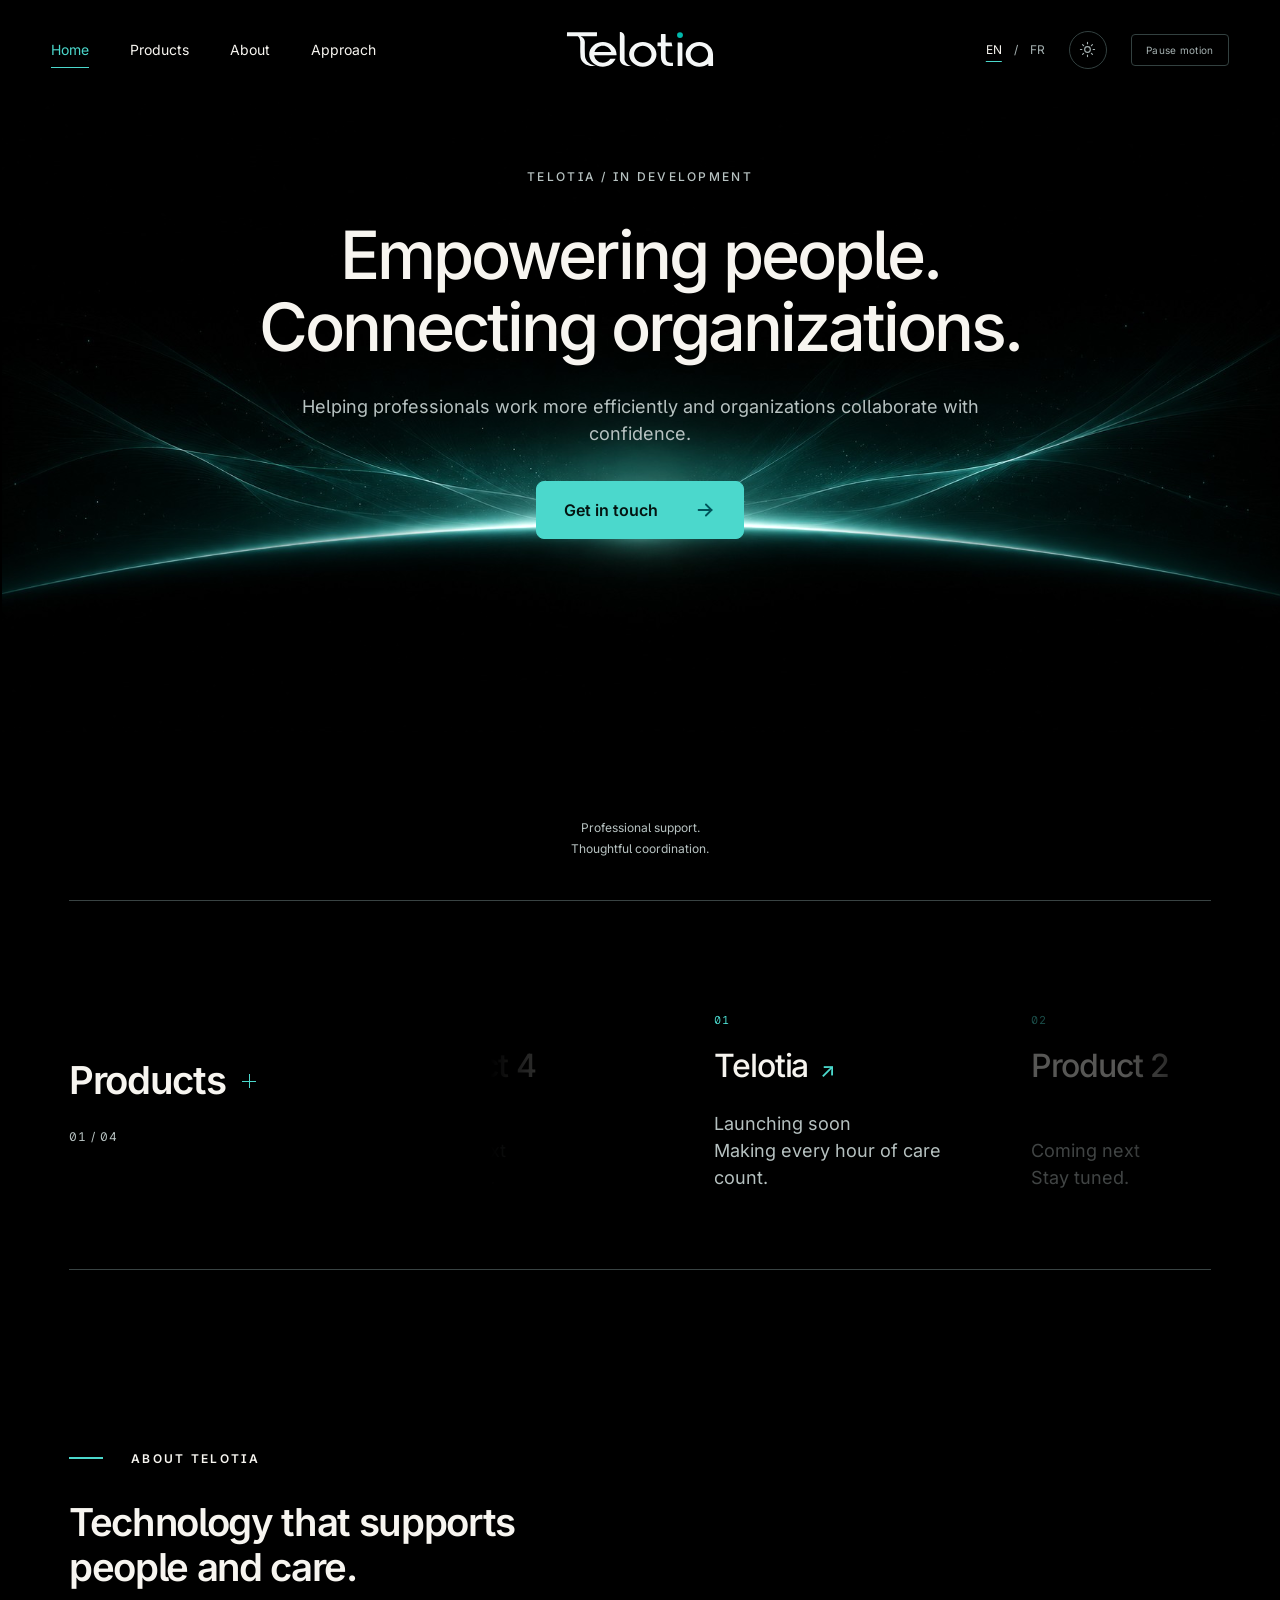
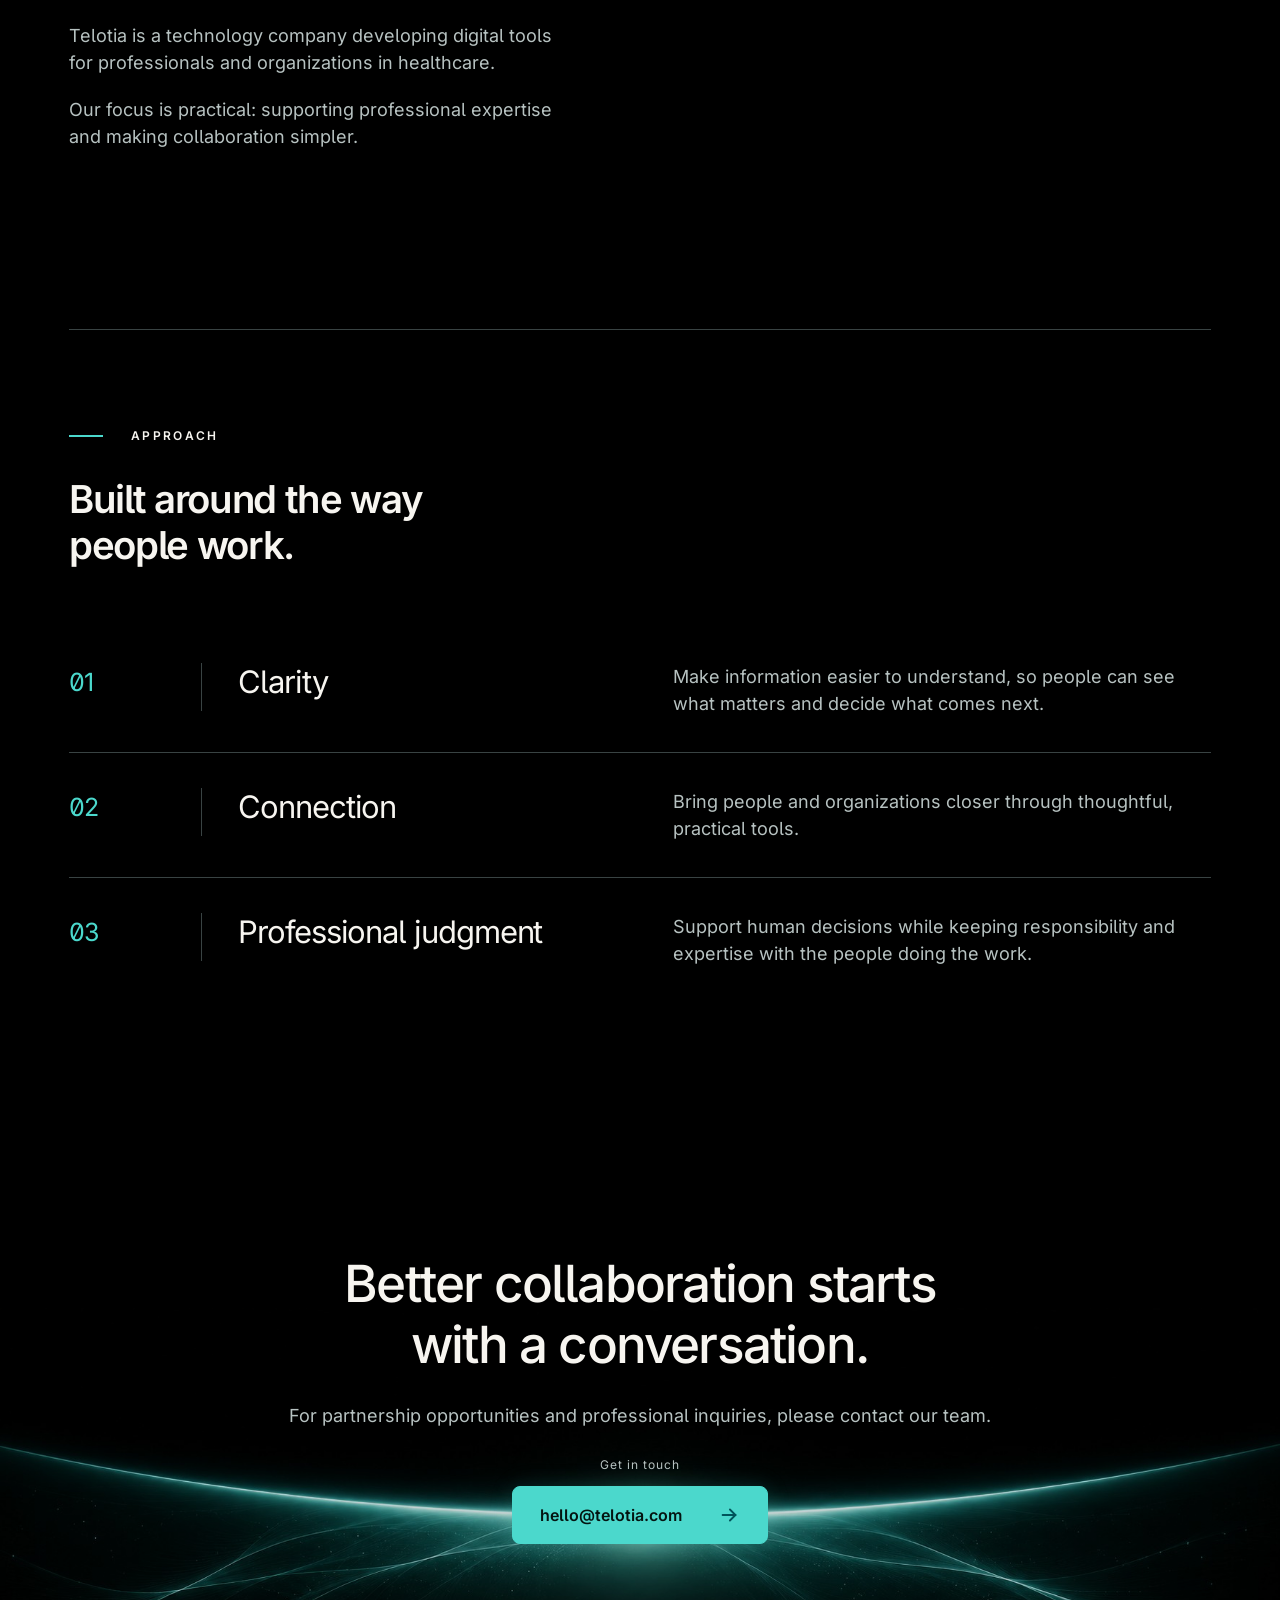
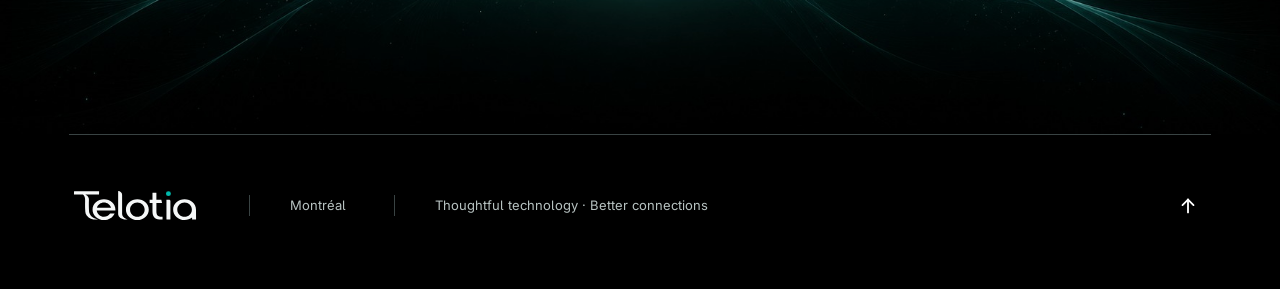
<file: test/index.html>
<!doctype html><html lang="en-CA" data-design="obsidian-v1" data-theme="dark"><head><meta charset="utf-8"><meta name="viewport" content="width=device-width,initial-scale=1"><meta name="description" content="Telotia is building tools to help people work with clarity and organizations collaborate with confidence."><meta name="theme-color" content="#030707"><meta name="robots" content="noindex,nofollow"><title>Telotia — Empowering people. Connecting organizations.</title><link rel="icon" href="assets/favicon.svg"><link rel="preload" href="assets/inter.woff2" as="font" type="font/woff2" crossorigin><link rel="preload" href="assets/eclipse.jpg" as="image" fetchpriority="high"><script>try { if (localStorage.getItem('telotia-theme') === 'light') document.documentElement.dataset.theme = 'light'; } catch {}</script><link rel="stylesheet" href="style.css?v=20"><script src="app.js?v=14" defer></script><script src="light-flow.js?v=10" defer></script><script src="products-carousel.js?v=12" defer></script></head><body><a class="skip-link" href="#main" data-copy="skip">Skip to content</a><header class="site-header"><div class="header-inner"><a class="brand nav-brand" href="#home" aria-label="Telotia"><svg class="nav-brand-art" aria-hidden="true" focusable="false" viewBox="0 0 2020.94 596.56" fill="currentColor">
      <g data-brand-suffix>
        <path d="M706.67,375.56c1.69,0,3.12-1.29,3.25-2.98.25-3.41.38-6.85.38-10.33,0-87.58-78.31-158.61-174.88-158.61s-174.91,71.03-174.91,158.61,78.31,158.64,174.91,158.64c72.81,0,135.22-40.37,161.55-97.76.57-1.24-.36-2.67-1.73-2.67h-57.62c-4.57,0-8.83,2.2-11.55,5.87-20.28,27.47-53.32,45.36-90.66,45.36-57.23,0-104.37-41.99-110.92-96.13h221.83s0,0,0,0h60.34ZM535.41,253.6c50.96,0,93.93,33.36,107.34,78.9h-214.7c13.41-45.54,56.38-78.9,107.37-78.9Z"/>
        <path d="M901.42,511.42c-37.88-11.28-82.37-33.25-88.53-84.01V135.03c0-32.8-27.03-59.38-60.38-59.38h0v349.88c0,.52,0,1.05.03,1.57-.03.44-.03.87-.03,1.31,0,46.43,52.98,84.06,118.31,84.06,19.05,0,35.8.51,30.6-1.04Z"/>
        <path d="M1046.49,203.64c-96.57,0-174.88,71.03-174.88,158.61s78.31,158.64,174.88,158.64,174.88-71.03,174.88-158.64-78.31-158.61-174.88-158.61ZM1046.49,471.68c-61.7,0-111.7-48.81-111.7-109.04s49.99-109.04,111.7-109.04,111.73,48.84,111.73,109.04-50.02,109.04-111.73,109.04Z"/>
        <path d="M1396.21,468.88c-26.09-4.83-58.05-11.61-58.05-82.04v-126.78h83.72c1.37,0,2.48-1.1,2.48-2.46l-10.16-45.31c0-1.36-1.11-2.46-2.48-2.46l-73.61.03.04-101.36c0-3.44-2.79-6.23-6.23-6.23h-47.49c-3.44,0-6.23,2.8-6.23,6.24.02,36.68.16,72.17.16,101.35h-41.31c-1.37,0-2.48,1.1-2.48,2.46l-.16,45.28c0,1.36,1.11,2.46,2.48,2.46h41.3v125.05c0,68.52,24.35,98.54,54.1,114.81,15.58,8.52,33.22,12.53,50.98,12.53h46.23c1.59,0,2.87-1.29,2.87-2.87v-37.84c0-1.59-1.29-2.87-2.87-2.87h-33.29Z"/>
        <path d="M1492.3,209.92h40.38c11.04,0,20,8.96,20,20v279.68c0,1.45-1.17,2.62-2.62,2.62h-55.14c-1.45,0-2.62-1.17-2.62-2.62V209.92h0Z"/>
        <path d="M1944.6,362.63c0-87.58-78.31-158.61-174.88-158.61s-174.88,71.03-174.88,158.61,78.31,158.64,174.88,158.64c43.8,0,83.82-14.65,114.5-38.8l1.01,26.13c0,2.2,1.79,3.99,3.99,3.99h52.39c2.2,0,3.99-1.79,3.99-3.99l-1.01-145.26h-.02c0-.24.02-.48.02-.72ZM1769.72,472.06c-61.7,0-111.7-48.81-111.7-109.04s49.99-109.04,111.7-109.04,111.73,48.84,111.73,109.04-50.02,109.04-111.73,109.04Z"/>
      </g>
      <g data-brand-symbol>
        <g data-brand-t><path d="M456.22,78.87H81.58c-2.5,0-4.52,2-4.52,4.44l-1.45,43.53c0,2.44,2.02,4.41,4.52,4.41l123.94.17c6.37-.07,13.71,1.11,17.92,5.89,11.84,13.41,20.26,28.02,23.93,57.18,2.15,47.09-3.42,111.78,3.37,198.06,1.63,20.8,9.01,40.91,21.72,57.71,40.38,53.4,102.95,66.66,173.66,61.58-63.47-17.24-113.06-40.62-132.38-98.93-3.77-11.35-5.72-23.15-6.18-35.07-2.37-62.66-3.29-108.18-1.3-167.92.36-10.53-1.33-21.09-5.43-30.86-9.56-22.83-24.32-34.02-50.4-47.69l205.79-.12c2.54,0,4.55-1.97,4.55-4.41l1.45-43.53c0-2.44-2.02-4.44-4.55-4.44Z"/></g>
        <g data-brand-hook opacity="0" transform="translate(75 79) scale(1.85) translate(-480 -626)"><path d="M684.644640 631.514270 C684.326231 630.075891 683.086241 629.032629 681.614244 628.976672 C677.446251 628.816711 673.340636 628.747863 671.467027 628.704699 C620.977428 627.562316 585.017442 628.074230 529.260631 626.327062 C508.377428 625.992687 479.995042 643.131848 479.995042 673.575109 C490.012645 659.383117 501.699034 654.506262 518.385436 653.309484 C573.223839 654.400695 628.782237 654.807043 679.345445 655.675891 C682.897447 655.736633 689.543834 655.855090 692.505431 655.907824 C693.268639 655.922277 693.838243 655.218273 693.673448 654.474230 L684.644640 631.514270 Z"/><path d="M683.129601 851.761047 C649.700792 846.813781 626.699205 831.191516 617.188805 801.757824 C615.342394 796.041027 614.379186 790.076281 614.158409 784.073059 C612.992003 752.450695 611.318395 726.301867 612.305602 696.167492 C612.478404 690.853820 611.636803 685.525891 609.627208 680.604211 C602.299205 662.649035 582.865611 653.997863 558.241588 643.132238 C572.764806 657.169055 581.476793 662.978625 584.564806 688.124230 C585.627208 711.892297 582.846397 748.396203 586.182408 791.933898 C586.987193 802.441027 590.622398 812.573840 596.875206 821.057141 C616.748814 848.009094 648.326402 854.316320 683.129601 851.761047 Z"/></g>
        <g data-brand-dot><circle cx="1522.14" cy="116.67" r="37.74" fill="#00b9ac"/></g>
      </g>
    </svg></a><nav aria-label="Main navigation" data-nav><a href="#home" data-copy="homeNav" aria-current="location">Home</a><a href="#products" data-copy="productsNav">Products</a><a href="#about" data-copy="aboutNav">About</a><a href="#approach" data-copy="approachNav">Approach</a></nav><div class="header-tools"><div class="language" role="group" aria-label="Language" data-language><button type="button" data-lang="en" aria-pressed="true">EN</button><span aria-hidden="true">/</span><button type="button" data-lang="fr" aria-pressed="false">FR</button></div><div class="header-view-controls"><button class="theme-toggle" type="button" data-theme-toggle aria-label="Light mode" aria-pressed="false" title="Switch to light mode"><svg class="theme-sun" viewBox="0 0 24 24" fill="none" stroke="currentColor" stroke-width="1.6" stroke-linecap="round" aria-hidden="true"><circle cx="12" cy="12" r="4"/><path d="M12 2v2m0 16v2M2 12h2m16 0h2M5 5l1.5 1.5m11 11L19 19M5 19l1.5-1.5m11-11L19 5"/></svg><svg class="theme-moon" viewBox="0 0 24 24" fill="none" stroke="currentColor" stroke-width="1.6" stroke-linejoin="round" aria-hidden="true"><path d="M20.5 15.1A8.7 8.7 0 0 1 8.9 3.5a8.8 8.8 0 1 0 11.6 11.6Z"/></svg></button><button class="motion-toggle" aria-label="Pause motion" type="button" aria-pressed="false" data-motion><svg class="motion-icon" viewBox="0 0 24 24" fill="none" stroke="currentColor" stroke-width="1.7" stroke-linecap="round" stroke-linejoin="round" aria-hidden="true"><path class="pause" d="M9 5v14m6-14v14"/><path class="play" d="m9 5 10 7-10 7Z"/></svg><span data-motion-label>Pause motion</span></button></div></div></div><div class="reading-progress" aria-hidden="true"></div></header><main id="main"><section class="hero" id="home" aria-labelledby="hero-title"><div class="hero-art" aria-hidden="true"><img src="assets/eclipse.jpg" width="1800" height="900" alt="" fetchpriority="high"></div><div class="hero-copy wrap"><p class="eyebrow" data-copy="eyebrow">Telotia / In development</p><h1 class="" id="hero-title" data-copy="headline">Empowering people.
Connecting organizations.</h1><p class="lead" data-copy="lead">Helping professionals work more efficiently and organizations collaborate with confidence.</p><a class="button" href="#contact"><span class="" data-copy="secondary">Get in touch</span><img src="assets/arrow-right.svg" width="22" height="22" alt=""></a></div><p class="hero-context" data-copy="context">Professional support.
Thoughtful coordination.</p></section><section class="products wrap section" id="products" aria-labelledby="products-title"><div class="products-grid product-wheel-layout"><div class="products-heading"><h2 id="products-title"><button class="products-toggle" type="button" aria-expanded="false" aria-controls="products-overview" disabled><span data-copy="productsTitle">Products</span><span class="products-toggle-icon" aria-hidden="true"></span></button></h2><p class="wheel-counter" data-product-counter>01 / 04</p></div><div class="product-wheel" data-product-carousel role="region" aria-roledescription="product wheel" aria-label="Products. Scroll or drag to browse." tabindex="0"><div class="wheel-marker" aria-hidden="true"></div><div class="wheel-items"></div></div><ul class="products-overview" id="products-overview" hidden></ul><p class="sr-only" data-product-announcement aria-live="polite" aria-atomic="true"></p></div></section><section class="about wrap section" id="about" aria-labelledby="about-title"><div class="about-copy"><div class="section-marker reveal"><span aria-hidden="true"></span><p class="" data-copy="companyLabel">About Telotia</p></div><h2 class="reveal" id="about-title" data-copy="companyStatement">Technology that supports
people and care.</h2><p class="body-copy reveal" data-copy="companyIntro">Telotia is a technology company developing digital tools for professionals and organizations in healthcare.</p><p class="body-copy reveal" data-copy="companyBody">Our focus is practical: supporting professional expertise and making collaboration simpler.</p></div><div class="about-film" aria-hidden="true"><video data-about-video src="assets/telotia-handdrawn.mp4" width="1280" height="720" muted loop playsinline preload="metadata"></video></div></section><section class="approach wrap section" id="approach" aria-labelledby="approach-title"><div class="section-marker reveal"><span aria-hidden="true"></span><p class="" data-copy="approachNav">Approach</p></div><h2 class="reveal" id="approach-title" data-copy="approachTitle">Built around the way
people work.</h2><div class="principles"><article class="principle reveal"><span class="principle-number" aria-hidden="true">01</span><h3 class="" data-copy="clarityTitle">Clarity</h3><p class="" data-copy="clarityBody">Make information easier to understand, so people can see what matters and decide what comes next.</p></article><article class="principle reveal"><span class="principle-number" aria-hidden="true">02</span><h3 class="" data-copy="connectionPrincipleTitle">Connection</h3><p class="" data-copy="connectionPrincipleBody">Bring people and organizations closer through thoughtful, practical tools.</p></article><article class="principle reveal"><span class="principle-number" aria-hidden="true">03</span><h3 class="" data-copy="judgmentTitle">Professional judgment</h3><p class="" data-copy="judgmentBody">Support human decisions while keeping responsibility and expertise with the people doing the work.</p></article></div></section><section class="contact" id="contact" aria-labelledby="contact-title"><div class="contact-art" aria-hidden="true"><img src="assets/eclipse.jpg" width="1800" height="900" alt="" loading="lazy"></div><div class="contact-copy wrap"><h2 class="reveal" id="contact-title" data-copy="contactHeadline">Better collaboration starts
with a conversation.</h2><p class="lead reveal" data-copy="contactBody">For partnership opportunities and professional inquiries, please contact our team.</p><p class="contact-label" data-copy="secondary">Get in touch</p><a class="button" href="mailto:hello@telotia.com">hello@telotia.com<img src="assets/arrow-right.svg" width="22" height="22" alt=""></a></div></section></main><footer class="site-footer wrap"><a class="brand" href="#home" aria-label="Telotia"><span class="brand-wordmark" aria-hidden="true"><img class="brand-wordmark--dark" src="assets/logo.svg" alt="" width="158" height="47"><img class="brand-wordmark--light" src="assets/logo-light.svg" alt="" width="158" height="47"></span></a><p>Montréal</p><p class="" data-copy="footer">Thoughtful technology · Better connections</p><a class="back-top" href="#home" aria-label="Back to top"><img src="assets/arrow-right.svg" width="22" height="22" alt=""></a></footer></body></html>
</file>
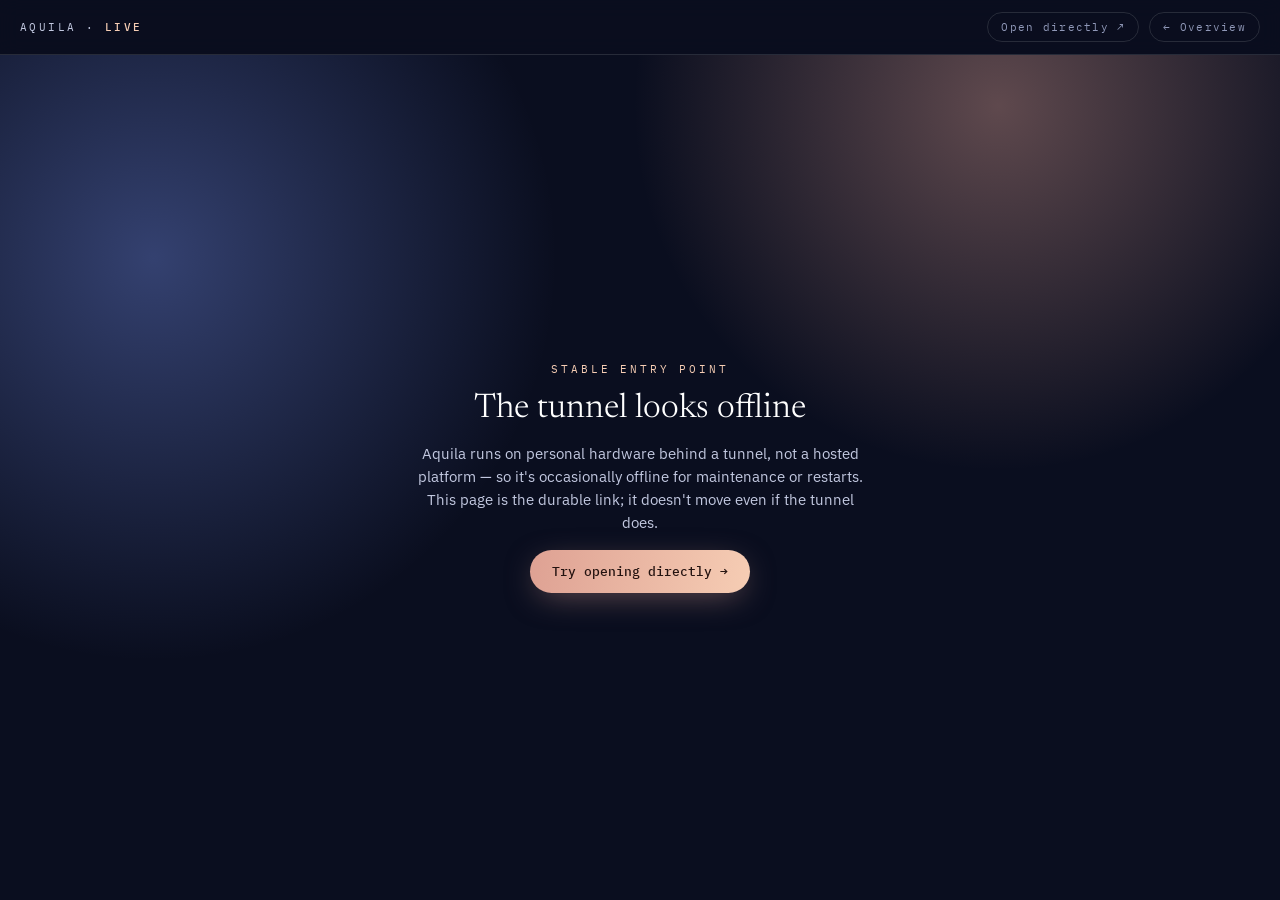
<file: aquila/live/index.html>
<!DOCTYPE html>
<html lang="en">
<head>
<meta charset="UTF-8">
<meta name="viewport" content="width=device-width, initial-scale=1.0">
<title>Aquila — Live</title>
<meta name="description" content="Aquila is a self-hosted app running on personal hardware. This is its stable entry point.">
<link rel="preconnect" href="https://fonts.googleapis.com">
<link rel="preconnect" href="https://fonts.gstatic.com" crossorigin>
<link href="https://fonts.googleapis.com/css2?family=Newsreader:ital,opsz,wght@0,6..72,300..600;1,6..72,300..500&family=IBM+Plex+Mono:wght@400;500&family=IBM+Plex+Sans:ital,wght@0,300;0,400;0,450;0,500;1,400&display=swap" rel="stylesheet">
<style>
  :root{
    --ink:#0a0e1f;
    --text:#EDEFFB; --text-2:#C2C8E0; --text-3:#9098B8;
    --rose:#DEA193; --rose-glow:#F6CDB4; --nebula:#7E9BFF;
    --glass:rgba(255,255,255,.055); --glass-edge:rgba(255,255,255,.12);
    --display:"Newsreader",Georgia,serif; --sans:"IBM Plex Sans",system-ui,sans-serif; --mono:"IBM Plex Mono",ui-monospace,monospace;
  }
  *{box-sizing:border-box;margin:0;padding:0}
  html,body{height:100%}
  body{background:var(--ink);color:var(--text);font-family:var(--sans);-webkit-font-smoothing:antialiased;display:flex;flex-direction:column;overflow:hidden}
  nav{display:flex;justify-content:space-between;align-items:center;padding:12px 20px;flex:0 0 auto;background:rgba(10,14,31,.9);backdrop-filter:blur(10px);border-bottom:1px solid var(--glass-edge);z-index:2}
  .wordmark{font-family:var(--mono);font-size:11px;letter-spacing:.22em;text-transform:uppercase;color:var(--text-2)}
  .wordmark b{color:var(--rose-glow);font-weight:500}
  .nav-links{display:flex;align-items:center;gap:10px}
  .back,.direct{font-family:var(--mono);font-size:10.5px;letter-spacing:.12em;text-decoration:none;color:var(--text-3);border:1px solid var(--glass-edge);border-radius:999px;padding:7px 13px;transition:.18s;white-space:nowrap}
  .back:hover,.direct:hover{color:var(--rose-glow);border-color:var(--rose)}
  .frame-wrap{flex:1 1 auto;position:relative;min-height:0}
  iframe{width:100%;height:100%;border:0;display:block;background:var(--ink)}
  .fallback{position:absolute;inset:0;display:flex;flex-direction:column;align-items:center;justify-content:center;text-align:center;padding:40px;gap:16px;background:
    radial-gradient(38rem 38rem at 78% 6%, rgba(222,161,147,.4), transparent 60%),
    radial-gradient(42rem 42rem at 12% 24%, rgba(126,155,255,.36), transparent 60%),
    var(--ink)}
  .fallback .eyebrow{font-family:var(--mono);font-size:11px;letter-spacing:.26em;text-transform:uppercase;color:var(--rose-glow)}
  .fallback h1{font-family:var(--display);font-weight:340;font-size:clamp(24px,4vw,34px);color:#fff}
  .fallback p{font-size:14.5px;color:var(--text-2);max-width:460px;line-height:1.6}
  .btn{display:inline-flex;align-items:center;gap:9px;font-family:var(--mono);font-size:13px;padding:13px 22px;border-radius:999px;text-decoration:none;transition:.2s;background:linear-gradient(100deg,var(--rose),var(--rose-glow));color:#241310;font-weight:500;box-shadow:0 8px 32px -8px rgba(222,161,147,.5)}
  .btn:hover{transform:translateY(-2px)}
</style>
</head>
<body>
<nav>
  <span class="wordmark">AQUILA · <b>LIVE</b></span>
  <div class="nav-links">
    <a class="direct" href="https://aquila-dev.telotia.com/" target="_blank" rel="noopener noreferrer">Open directly ↗</a>
    <a class="back" href="../">← Overview</a>
  </div>
</nav>
<div class="frame-wrap">
  <iframe id="live-frame" src="https://aquila-dev.telotia.com/" title="Aquila live dashboard" loading="eager" referrerpolicy="no-referrer-when-downgrade"></iframe>
  <div class="fallback" id="fallback" hidden>
    <div class="eyebrow">Stable entry point</div>
    <h1>The tunnel looks offline</h1>
    <p>Aquila runs on personal hardware behind a tunnel, not a hosted platform — so it's occasionally offline for maintenance or restarts. This page is the durable link; it doesn't move even if the tunnel does.</p>
    <a class="btn" href="https://aquila-dev.telotia.com/" target="_blank" rel="noopener noreferrer">Try opening directly →</a>
  </div>
</div>
<script>
  // Cross-origin iframes don't reliably report load failures to JS, so this is a heuristic:
  // if the iframe's window is still same-origin-blocked-empty after a timeout, assume it's up
  // (that's the expected state for a healthy cross-origin embed); if the tunnel is actually down,
  // most browsers show a native "can't connect" page which DOES still fire onload, so we can't
  // detect that reliably either -- hence the always-visible "Open directly" link in the nav above
  // is the real safety net, this timeout fallback is just a best-effort extra.
  var frame = document.getElementById('live-frame');
  var fallback = document.getElementById('fallback');
  var loaded = false;
  frame.addEventListener('load', function(){ loaded = true; });
  setTimeout(function(){
    if (!loaded) { fallback.hidden = false; }
  }, 8000);
</script>
</body>
</html>
</file>
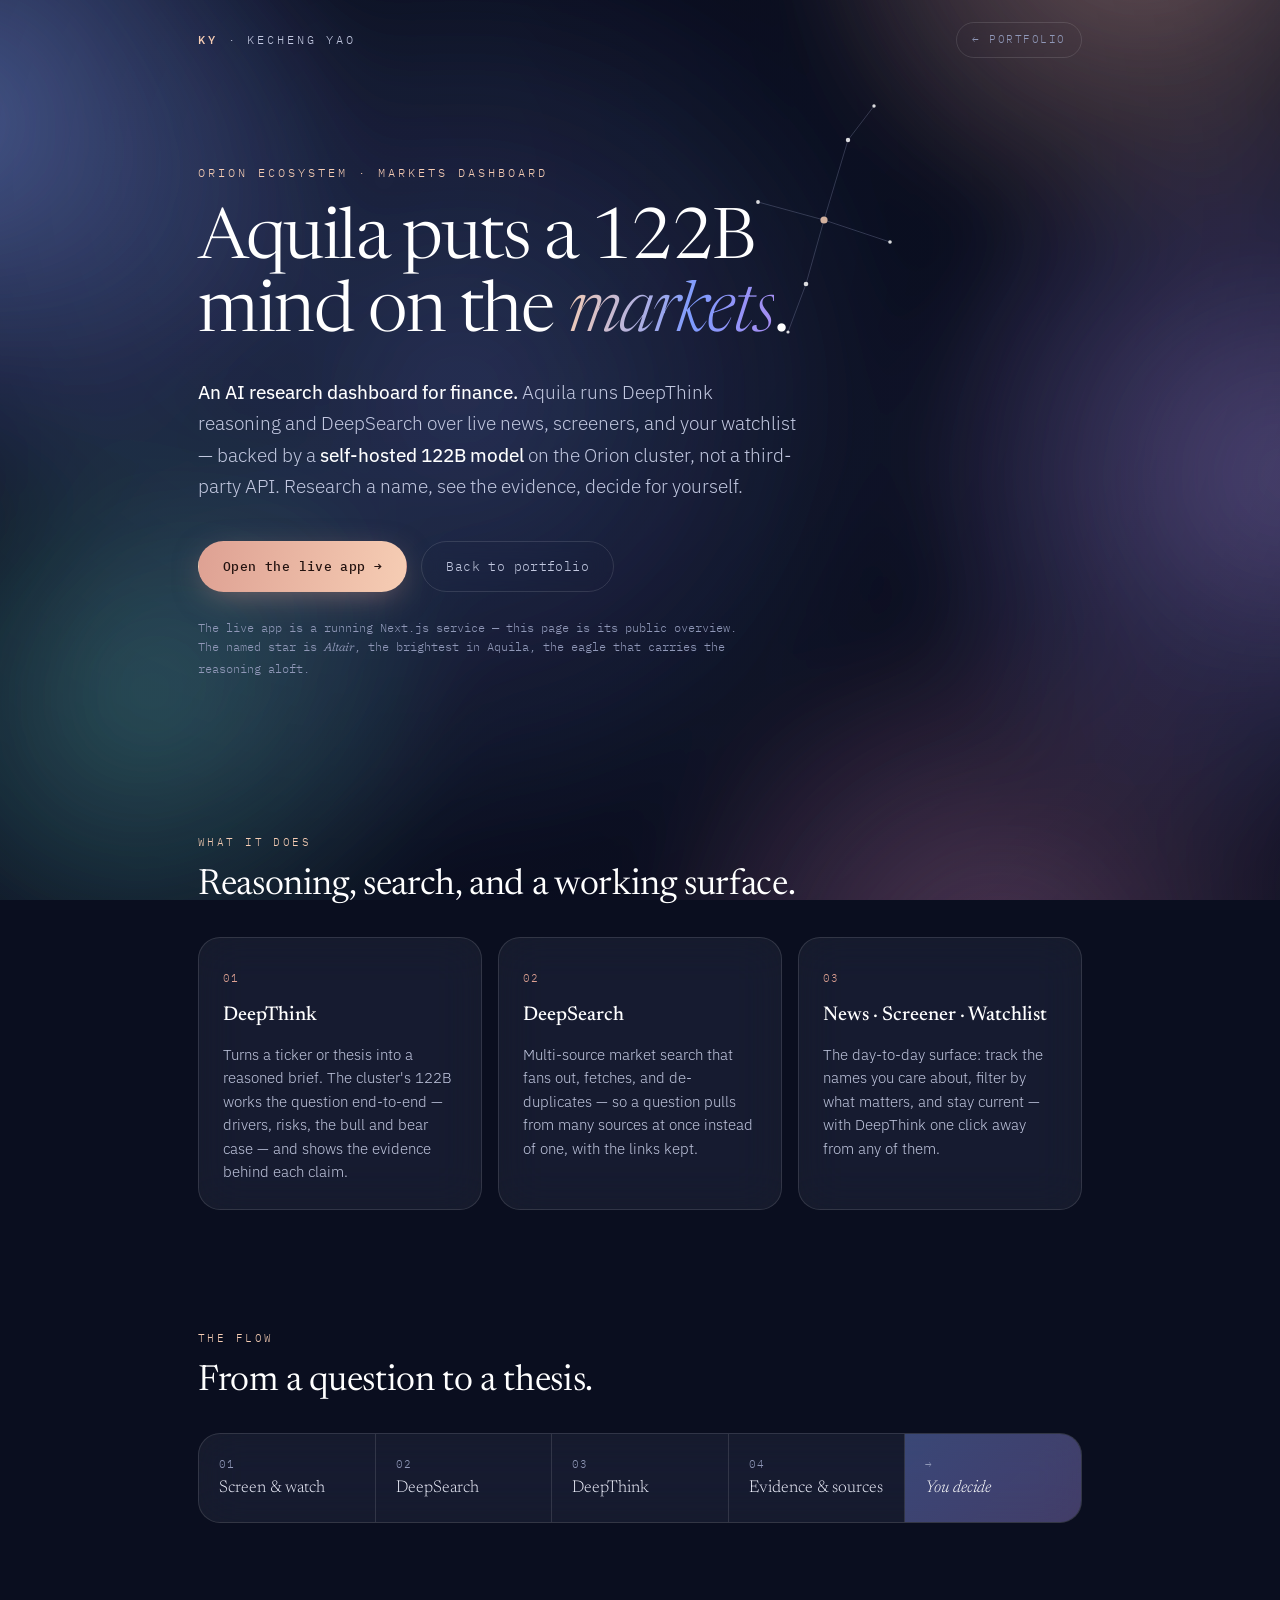
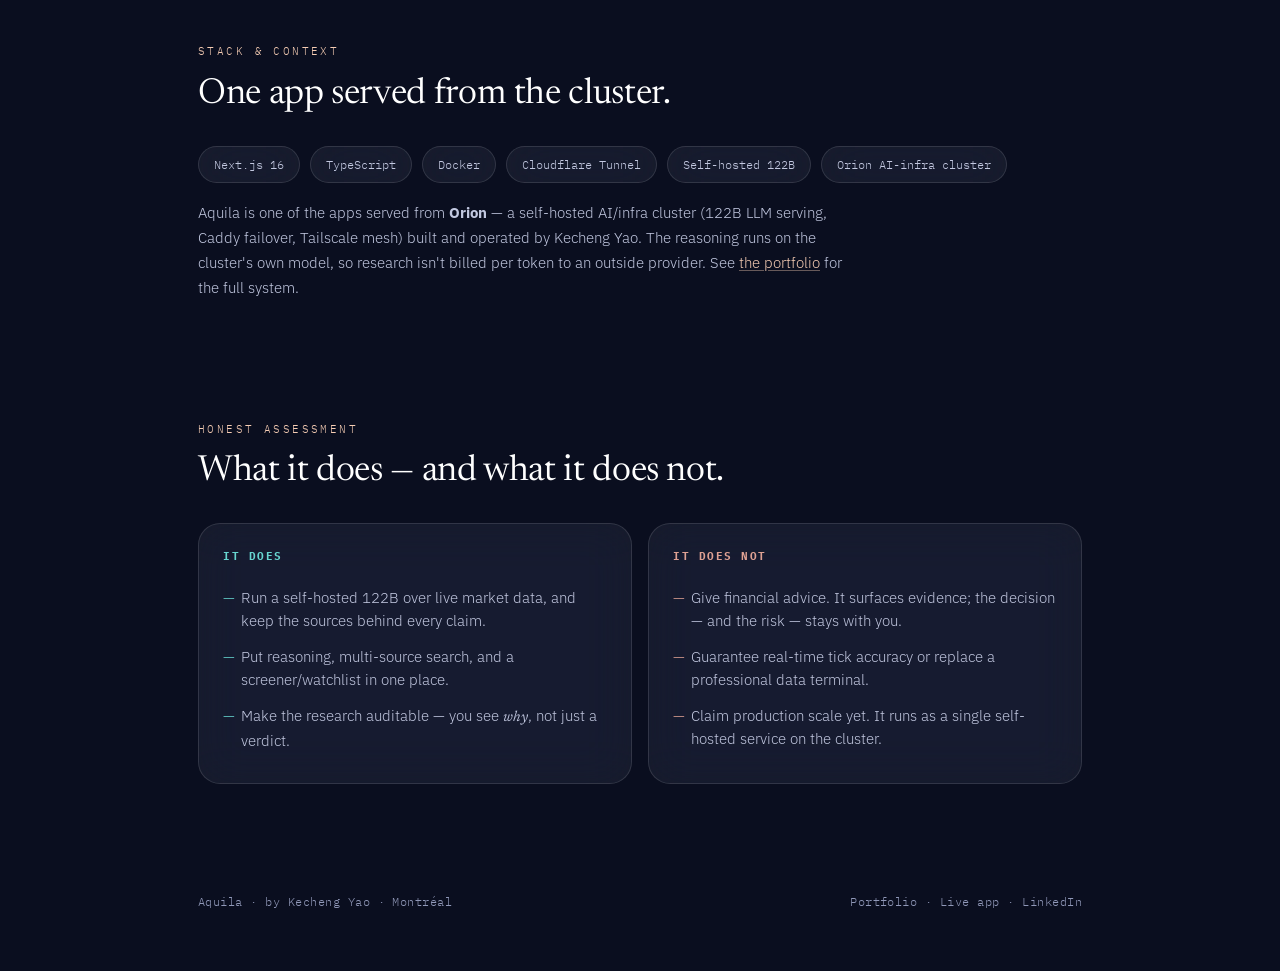
<file: aquila/main/index.html>
<!DOCTYPE html>
<html lang="en">
<head>
<meta charset="UTF-8">
<meta name="viewport" content="width=device-width, initial-scale=1.0">
<title>Aquila — A 122B Mind on the Markets</title>
<meta name="description" content="Aquila is an AI research dashboard for finance: DeepThink reasoning and DeepSearch over live news, screeners, and your watchlist — backed by a self-hosted 122B model, not a third-party API. Part of the Orion AI-infra ecosystem.">
<link rel="preconnect" href="https://fonts.googleapis.com">
<link rel="preconnect" href="https://fonts.gstatic.com" crossorigin>
<link href="https://fonts.googleapis.com/css2?family=Newsreader:ital,opsz,wght@0,6..72,300..600;1,6..72,300..500&family=IBM+Plex+Mono:wght@400;500&family=IBM+Plex+Sans:ital,wght@0,300;0,400;0,450;0,500;1,400&display=swap" rel="stylesheet">
<style>
  :root{
    --ink:#0a0e1f;
    --text:#EDEFFB; --text-2:#C2C8E0; --text-3:#9098B8;
    --rose:#DEA193; --rose-glow:#F6CDB4; --nebula:#7E9BFF; --violet:#A98CF0; --teal:#67D6D0; --magenta:#E58BC4;
    --glass:rgba(255,255,255,.055); --glass-2:rgba(255,255,255,.085); --glass-edge:rgba(255,255,255,.12);
    --display:"Newsreader",Georgia,serif; --sans:"IBM Plex Sans",system-ui,sans-serif; --mono:"IBM Plex Mono",ui-monospace,monospace;
    --r:22px;
  }
  *{box-sizing:border-box;margin:0;padding:0}
  html{scroll-behavior:smooth}
  body{background:var(--ink);color:var(--text);font-family:var(--sans);line-height:1.62;font-weight:300;-webkit-font-smoothing:antialiased;overflow-x:hidden}
  em{font-family:var(--display);font-style:italic;font-weight:380}
  .wrap{max-width:940px;margin:0 auto;padding:0 28px}

  /* ── the diffuse field — soft colour clouds over the whole page ── */
  .field{position:fixed;inset:0;z-index:-2;background:var(--ink);overflow:hidden}
  .field::before,.field::after{content:"";position:absolute;inset:-20%;background:
    radial-gradient(38rem 38rem at 78% 6%, rgba(222,161,147,.42), transparent 60%),
    radial-gradient(42rem 42rem at 12% 24%, rgba(126,155,255,.40), transparent 60%),
    radial-gradient(40rem 40rem at 86% 52%, rgba(169,140,240,.38), transparent 62%),
    radial-gradient(34rem 34rem at 22% 70%, rgba(103,214,208,.26), transparent 60%),
    radial-gradient(38rem 38rem at 70% 92%, rgba(229,139,196,.30), transparent 62%),
    radial-gradient(46rem 46rem at 40% 46%, rgba(126,155,255,.18), transparent 65%);
    filter:blur(36px)}
  .field::after{opacity:.5;mix-blend-mode:screen;animation:drift 34s ease-in-out infinite alternate}
  @keyframes drift{from{transform:translate3d(-2%,-1%,0) scale(1.02)}to{transform:translate3d(2%,2%,0) scale(1.08)}}
  .grain{position:fixed;inset:0;z-index:-1;pointer-events:none;opacity:.5;
    background:radial-gradient(circle at 30% 20%,rgba(10,14,31,0) 0%,rgba(10,14,31,.35) 70%,rgba(10,14,31,.7) 100%)}
  @media (prefers-reduced-motion:reduce){.field::after{animation:none}}

  /* ── nav ── */
  nav{position:relative;z-index:3;display:flex;justify-content:space-between;align-items:center;padding:22px 0}
  .wordmark{font-family:var(--mono);font-size:12px;letter-spacing:.24em;text-transform:uppercase;color:var(--text-2)}
  .wordmark b{color:var(--rose-glow);font-weight:500}
  .back{font-family:var(--mono);font-size:11px;letter-spacing:.14em;text-decoration:none;color:var(--text-3);border:1px solid var(--glass-edge);border-radius:999px;padding:8px 15px;backdrop-filter:blur(10px);transition:.18s}
  .back:hover{color:var(--rose-glow);border-color:var(--rose)}

  /* ── hero ── */
  .hero{position:relative;z-index:3;padding:84px 0 96px;max-width:720px}
  .constellation{position:absolute;top:-10px;right:-40px;width:320px;height:300px;pointer-events:none;opacity:.85}
  .constellation .lnk{stroke:#cdd6ff;stroke-width:.6;opacity:.4}
  .constellation .st{fill:#fff}.constellation .altair{fill:var(--rose-glow)}
  @keyframes tw{0%,100%{opacity:.55}50%{opacity:1}}.constellation .tw{animation:tw 5s ease-in-out infinite}
  @media (prefers-reduced-motion:reduce){.tw{animation:none}}
  .eyebrow{font-family:var(--mono);font-size:11.5px;letter-spacing:.26em;text-transform:uppercase;color:var(--rose-glow);margin-bottom:24px}
  h1{font-family:var(--display);font-weight:340;font-size:clamp(40px,6.6vw,70px);line-height:1.03;letter-spacing:-.02em;color:#fff;margin-bottom:26px}
  h1 .g{background:linear-gradient(100deg,var(--rose-glow),var(--nebula) 60%,var(--violet));-webkit-background-clip:text;background-clip:text;-webkit-text-fill-color:transparent;font-style:italic;font-weight:300}
  .lede{font-size:19px;font-weight:300;color:var(--text-2);max-width:600px;line-height:1.66}
  .lede b{font-weight:450;color:#fff}
  .cta{display:flex;gap:14px;margin-top:38px;flex-wrap:wrap}
  .btn{display:inline-flex;align-items:center;gap:9px;font-family:var(--mono);font-size:13px;letter-spacing:.03em;padding:14px 24px;border-radius:999px;text-decoration:none;transition:.2s;border:1px solid transparent}
  .btn-primary{background:linear-gradient(100deg,var(--rose),var(--rose-glow));color:#241310;font-weight:500;box-shadow:0 8px 32px -8px rgba(222,161,147,.5)}
  .btn-primary:hover{transform:translateY(-2px);box-shadow:0 14px 40px -10px rgba(222,161,147,.6)}
  .btn-ghost{border-color:var(--glass-edge);color:var(--text-2);backdrop-filter:blur(10px)}
  .btn-ghost:hover{color:#fff;border-color:var(--rose)}
  .kernel-note{font-family:var(--mono);font-size:11.5px;color:var(--text-3);margin-top:26px;line-height:1.7;max-width:560px}

  /* ── sections (all on the same diffuse field — no white) ── */
  section.band{position:relative;z-index:2;padding:60px 0}
  .kicker{font-family:var(--mono);font-size:11px;letter-spacing:.22em;text-transform:uppercase;color:var(--rose-glow);margin-bottom:14px}
  h2{font-family:var(--display);font-weight:380;font-size:clamp(26px,3.6vw,36px);letter-spacing:-.01em;color:#fff;margin-bottom:30px;line-height:1.14}

  /* frosted glass cards */
  .card,.gate,.assess>div,.tag{backdrop-filter:blur(22px) saturate(1.3);-webkit-backdrop-filter:blur(22px) saturate(1.3)}
  .grid{display:grid;grid-template-columns:repeat(3,1fr);gap:16px}
  .card{background:var(--glass);border:1px solid var(--glass-edge);border-radius:var(--r);padding:26px 24px;transition:.2s}
  .card:hover{background:var(--glass-2);transform:translateY(-3px)}
  .card .n{font-family:var(--mono);font-size:11px;color:var(--rose);letter-spacing:.1em}
  .card h3{font-family:var(--display);font-weight:500;font-size:20px;margin:9px 0 11px;color:#fff}
  .card p{font-size:14.5px;color:var(--text-2);line-height:1.62;font-weight:300}

  /* the flow */
  .gate{display:flex;align-items:stretch;flex-wrap:wrap;background:var(--glass);border:1px solid var(--glass-edge);border-radius:var(--r);overflow:hidden}
  .step{flex:1 1 0;min-width:140px;padding:22px 20px;border-right:1px solid var(--glass-edge)}
  .step:last-child{border-right:0}
  .step .si{font-family:var(--mono);font-size:10.5px;color:var(--text-3);letter-spacing:.1em}
  .step .sl{font-family:var(--display);font-size:17px;color:var(--text);margin-top:6px;line-height:1.2}
  .step.ship{background:linear-gradient(135deg,rgba(126,155,255,.35),rgba(169,140,240,.3))}
  .step.ship .sl{color:#fff;font-style:italic}

  .tags{display:flex;flex-wrap:wrap;gap:10px;margin-bottom:18px}
  .tag{font-family:var(--mono);font-size:12px;color:var(--text-2);border:1px solid var(--glass-edge);border-radius:999px;padding:8px 15px;background:var(--glass)}
  .ctx{font-size:15px;color:var(--text-2);max-width:660px;line-height:1.66;font-weight:300}
  .ctx a{color:var(--rose-glow);text-decoration:underline;text-underline-offset:2px;text-decoration-color:rgba(246,205,180,.4)}

  /* honest assessment */
  .assess{display:grid;grid-template-columns:1fr 1fr;gap:16px}
  .assess>div{background:var(--glass);border:1px solid var(--glass-edge);border-radius:var(--r);padding:24px 24px}
  .assess h4{font-family:var(--mono);font-size:11px;letter-spacing:.14em;text-transform:uppercase;margin-bottom:14px}
  .assess .does h4{color:var(--teal)}
  .assess .not h4{color:var(--rose)}
  .assess li{list-style:none;font-size:14.5px;color:var(--text-2);padding:7px 0 7px 18px;position:relative;line-height:1.55;font-weight:300}
  .assess .does li::before{content:"—";position:absolute;left:0;color:var(--teal)}
  .assess .not li::before{content:"—";position:absolute;left:0;color:var(--rose)}

  footer{position:relative;z-index:2;padding:48px 0 60px}
  footer .frow{display:flex;justify-content:space-between;align-items:center;flex-wrap:wrap;gap:14px}
  footer span,footer a{font-family:var(--mono);font-size:12px;color:var(--text-3);letter-spacing:.04em}
  footer a{text-decoration:none;transition:.15s}
  footer a:hover{color:var(--rose-glow)}

  @media (max-width:680px){
    .grid{grid-template-columns:1fr}.assess{grid-template-columns:1fr}
    .step{border-right:0;border-bottom:1px solid var(--glass-edge)}.step.ship{border-bottom:0}
    .constellation{opacity:.4;right:-90px}.hero{padding:56px 0 64px}
  }
</style>
</head>
<body>
  <div class="field"></div>
  <div class="grain"></div>

  <div class="wrap">
    <nav>
      <span class="wordmark"><b>KY</b> · Kecheng Yao</span>
      <a class="back" href="https://whykeysay.github.io/">&larr; PORTFOLIO</a>
    </nav>

    <div class="hero">
      <svg class="constellation" viewBox="0 0 320 300" aria-hidden="true">
        <line class="lnk" x1="186" y1="150" x2="210" y2="70"/><line class="lnk" x1="210" y1="70" x2="236" y2="36"/>
        <line class="lnk" x1="186" y1="150" x2="168" y2="214"/><line class="lnk" x1="168" y1="214" x2="150" y2="262"/>
        <line class="lnk" x1="186" y1="150" x2="120" y2="132"/><line class="lnk" x1="186" y1="150" x2="252" y2="172"/>
        <circle class="st altair tw" cx="186" cy="150" r="3.6"/><circle class="st tw" cx="210" cy="70" r="2.2" style="animation-delay:.7s"/>
        <circle class="st tw" cx="236" cy="36" r="1.7" style="animation-delay:1.5s"/><circle class="st tw" cx="168" cy="214" r="2.3" style="animation-delay:1.1s"/>
        <circle class="st tw" cx="150" cy="262" r="1.6" style="animation-delay:2.4s"/><circle class="st tw" cx="120" cy="132" r="1.9" style="animation-delay:1.9s"/>
        <circle class="st tw" cx="252" cy="172" r="1.8" style="animation-delay:2.9s"/>
      </svg>
      <p class="eyebrow">Orion ecosystem · markets dashboard</p>
      <h1>Aquila puts a 122B mind on the <span class="g">markets</span>.</h1>
      <p class="lede"><b>An AI research dashboard for finance.</b> Aquila runs DeepThink reasoning and DeepSearch over live news, screeners, and your watchlist — backed by a <b>self-hosted 122B model</b> on the Orion cluster, not a third-party API. Research a name, see the evidence, decide for yourself.</p>
      <div class="cta">
        <a class="btn btn-primary" href="https://whykeysay.github.io/aquila/app" target="_blank" rel="noopener noreferrer">Open the live app →</a>
        <a class="btn btn-ghost" href="https://whykeysay.github.io/">Back to portfolio</a>
      </div>
      <p class="kernel-note">The live app is a running Next.js service — this page is its public overview. The named star is <em>Altair</em>, the brightest in Aquila, the eagle that carries the reasoning aloft.</p>
    </div>
  </div>

  <section class="band">
    <div class="wrap">
      <p class="kicker">What it does</p>
      <h2>Reasoning, search, and a working surface.</h2>
      <div class="grid">
        <div class="card"><span class="n">01</span><h3>DeepThink</h3><p>Turns a ticker or thesis into a reasoned brief. The cluster's 122B works the question end-to-end — drivers, risks, the bull and bear case — and shows the evidence behind each claim.</p></div>
        <div class="card"><span class="n">02</span><h3>DeepSearch</h3><p>Multi-source market search that fans out, fetches, and de-duplicates — so a question pulls from many sources at once instead of one, with the links kept.</p></div>
        <div class="card"><span class="n">03</span><h3>News · Screener · Watchlist</h3><p>The day-to-day surface: track the names you care about, filter by what matters, and stay current — with DeepThink one click away from any of them.</p></div>
      </div>
    </div>
  </section>

  <section class="band">
    <div class="wrap">
      <p class="kicker">The flow</p>
      <h2>From a question to a thesis.</h2>
      <div class="gate">
        <div class="step"><div class="si">01</div><div class="sl">Screen &amp; watch</div></div>
        <div class="step"><div class="si">02</div><div class="sl">DeepSearch</div></div>
        <div class="step"><div class="si">03</div><div class="sl">DeepThink</div></div>
        <div class="step"><div class="si">04</div><div class="sl">Evidence &amp; sources</div></div>
        <div class="step ship"><div class="si">→</div><div class="sl">You decide</div></div>
      </div>
    </div>
  </section>

  <section class="band">
    <div class="wrap">
      <p class="kicker">Stack &amp; context</p>
      <h2>One app served from the cluster.</h2>
      <div class="tags">
        <span class="tag">Next.js 16</span><span class="tag">TypeScript</span><span class="tag">Docker</span>
        <span class="tag">Cloudflare Tunnel</span><span class="tag">Self-hosted 122B</span><span class="tag">Orion AI-infra cluster</span>
      </div>
      <p class="ctx">Aquila is one of the apps served from <b>Orion</b> — a self-hosted AI/infra cluster (122B LLM serving, Caddy failover, Tailscale mesh) built and operated by Kecheng Yao. The reasoning runs on the cluster's own model, so research isn't billed per token to an outside provider. See <a href="https://whykeysay.github.io/">the portfolio</a> for the full system.</p>
    </div>
  </section>

  <section class="band">
    <div class="wrap">
      <p class="kicker">Honest assessment</p>
      <h2>What it does — and what it does not.</h2>
      <div class="assess">
        <div class="does">
          <h4>It does</h4>
          <ul>
            <li>Run a self-hosted 122B over live market data, and keep the sources behind every claim.</li>
            <li>Put reasoning, multi-source search, and a screener/watchlist in one place.</li>
            <li>Make the research auditable — you see <em>why</em>, not just a verdict.</li>
          </ul>
        </div>
        <div class="not">
          <h4>It does not</h4>
          <ul>
            <li>Give financial advice. It surfaces evidence; the decision — and the risk — stays with you.</li>
            <li>Guarantee real-time tick accuracy or replace a professional data terminal.</li>
            <li>Claim production scale yet. It runs as a single self-hosted service on the cluster.</li>
          </ul>
        </div>
      </div>
    </div>
  </section>

  <footer>
    <div class="wrap">
      <div class="frow">
        <span>Aquila · by Kecheng Yao · Montréal</span>
        <span>
          <a href="https://whykeysay.github.io/">Portfolio</a> ·
          <a href="https://whykeysay.github.io/aquila/app" target="_blank" rel="noopener noreferrer">Live app</a> ·
          <a href="https://www.linkedin.com/in/kecheng-yao/" target="_blank" rel="noopener noreferrer">LinkedIn</a>
        </span>
      </div>
    </div>
  </footer>
</body>
</html>
</file>
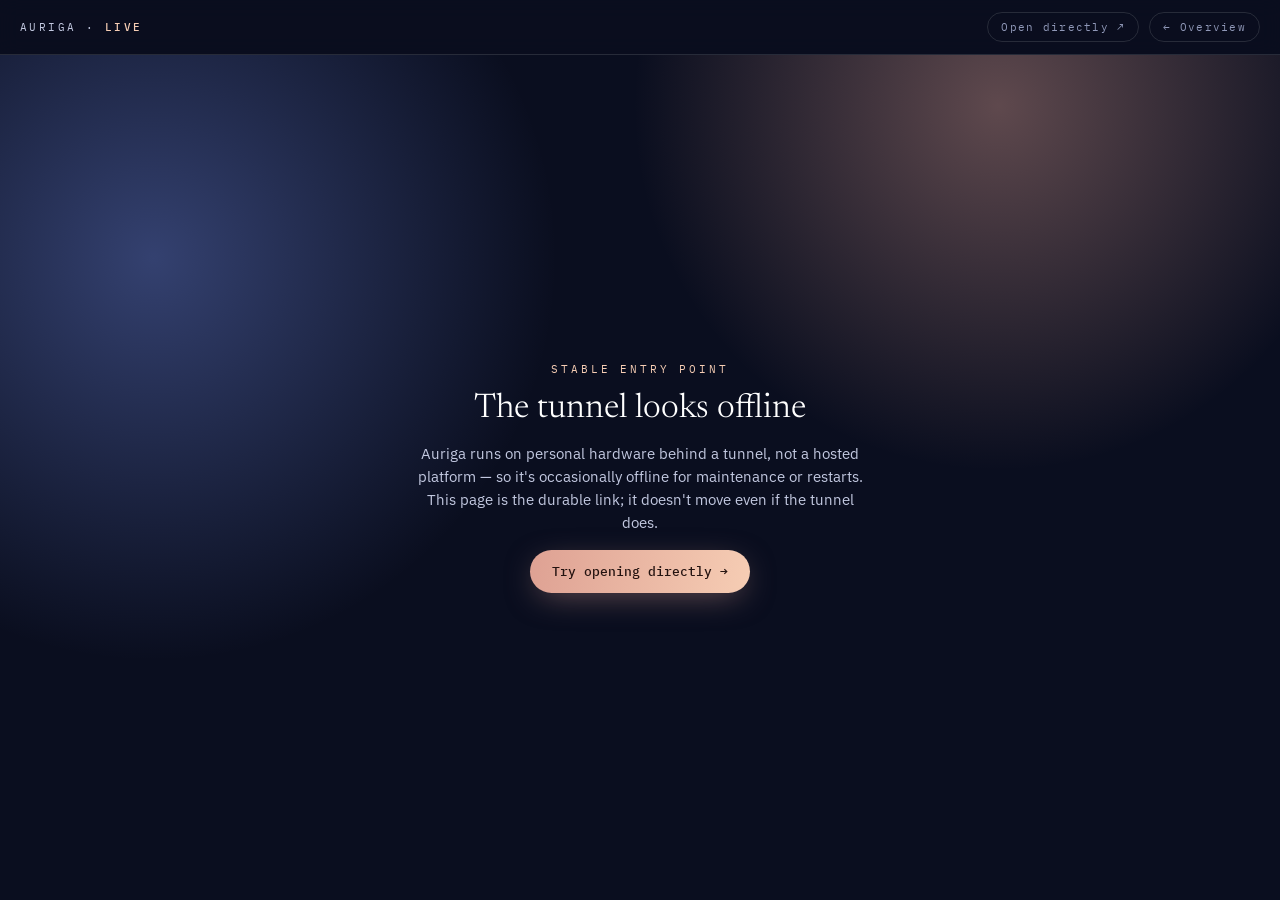
<file: auriga/live/index.html>
<!DOCTYPE html>
<html lang="en">
<head>
<meta charset="UTF-8">
<meta name="viewport" content="width=device-width, initial-scale=1.0">
<title>Auriga — Live</title>
<meta name="description" content="Auriga is a self-hosted app running on personal hardware. This is its stable entry point.">
<link rel="preconnect" href="https://fonts.googleapis.com">
<link rel="preconnect" href="https://fonts.gstatic.com" crossorigin>
<link href="https://fonts.googleapis.com/css2?family=Newsreader:ital,opsz,wght@0,6..72,300..600;1,6..72,300..500&family=IBM+Plex+Mono:wght@400;500&family=IBM+Plex+Sans:ital,wght@0,300;0,400;0,450;0,500;1,400&display=swap" rel="stylesheet">
<style>
  :root{
    --ink:#0a0e1f;
    --text:#EDEFFB; --text-2:#C2C8E0; --text-3:#9098B8;
    --rose:#DEA193; --rose-glow:#F6CDB4; --nebula:#7E9BFF;
    --glass:rgba(255,255,255,.055); --glass-edge:rgba(255,255,255,.12);
    --display:"Newsreader",Georgia,serif; --sans:"IBM Plex Sans",system-ui,sans-serif; --mono:"IBM Plex Mono",ui-monospace,monospace;
  }
  *{box-sizing:border-box;margin:0;padding:0}
  html,body{height:100%}
  body{background:var(--ink);color:var(--text);font-family:var(--sans);-webkit-font-smoothing:antialiased;display:flex;flex-direction:column;overflow:hidden}
  nav{display:flex;justify-content:space-between;align-items:center;padding:12px 20px;flex:0 0 auto;background:rgba(10,14,31,.9);backdrop-filter:blur(10px);border-bottom:1px solid var(--glass-edge);z-index:2}
  .wordmark{font-family:var(--mono);font-size:11px;letter-spacing:.22em;text-transform:uppercase;color:var(--text-2)}
  .wordmark b{color:var(--rose-glow);font-weight:500}
  .nav-links{display:flex;align-items:center;gap:10px}
  .back,.direct{font-family:var(--mono);font-size:10.5px;letter-spacing:.12em;text-decoration:none;color:var(--text-3);border:1px solid var(--glass-edge);border-radius:999px;padding:7px 13px;transition:.18s;white-space:nowrap}
  .back:hover,.direct:hover{color:var(--rose-glow);border-color:var(--rose)}
  .frame-wrap{flex:1 1 auto;position:relative;min-height:0}
  iframe{width:100%;height:100%;border:0;display:block;background:var(--ink)}
  .fallback{position:absolute;inset:0;display:flex;flex-direction:column;align-items:center;justify-content:center;text-align:center;padding:40px;gap:16px;background:
    radial-gradient(38rem 38rem at 78% 6%, rgba(222,161,147,.4), transparent 60%),
    radial-gradient(42rem 42rem at 12% 24%, rgba(126,155,255,.36), transparent 60%),
    var(--ink)}
  .fallback .eyebrow{font-family:var(--mono);font-size:11px;letter-spacing:.26em;text-transform:uppercase;color:var(--rose-glow)}
  .fallback h1{font-family:var(--display);font-weight:340;font-size:clamp(24px,4vw,34px);color:#fff}
  .fallback p{font-size:14.5px;color:var(--text-2);max-width:460px;line-height:1.6}
  .btn{display:inline-flex;align-items:center;gap:9px;font-family:var(--mono);font-size:13px;padding:13px 22px;border-radius:999px;text-decoration:none;transition:.2s;background:linear-gradient(100deg,var(--rose),var(--rose-glow));color:#241310;font-weight:500;box-shadow:0 8px 32px -8px rgba(222,161,147,.5)}
  .btn:hover{transform:translateY(-2px)}
</style>
</head>
<body>
<nav>
  <span class="wordmark">AURIGA · <b>LIVE</b></span>
  <div class="nav-links">
    <a class="direct" href="https://auriga-dev.telotia.com/" target="_blank" rel="noopener noreferrer">Open directly ↗</a>
    <a class="back" href="../">← Overview</a>
  </div>
</nav>
<div class="frame-wrap">
  <iframe id="live-frame" src="https://auriga-dev.telotia.com/" title="Auriga live dashboard" loading="eager" referrerpolicy="no-referrer-when-downgrade"></iframe>
  <div class="fallback" id="fallback" hidden>
    <div class="eyebrow">Stable entry point</div>
    <h1>The tunnel looks offline</h1>
    <p>Auriga runs on personal hardware behind a tunnel, not a hosted platform — so it's occasionally offline for maintenance or restarts. This page is the durable link; it doesn't move even if the tunnel does.</p>
    <a class="btn" href="https://auriga-dev.telotia.com/" target="_blank" rel="noopener noreferrer">Try opening directly →</a>
  </div>
</div>
<script>
  // See aquila/live/index.html for the rationale on this timeout heuristic.
  var frame = document.getElementById('live-frame');
  var fallback = document.getElementById('fallback');
  var loaded = false;
  frame.addEventListener('load', function(){ loaded = true; });
  setTimeout(function(){
    if (!loaded) { fallback.hidden = false; }
  }, 8000);
</script>
</body>
</html>
</file>
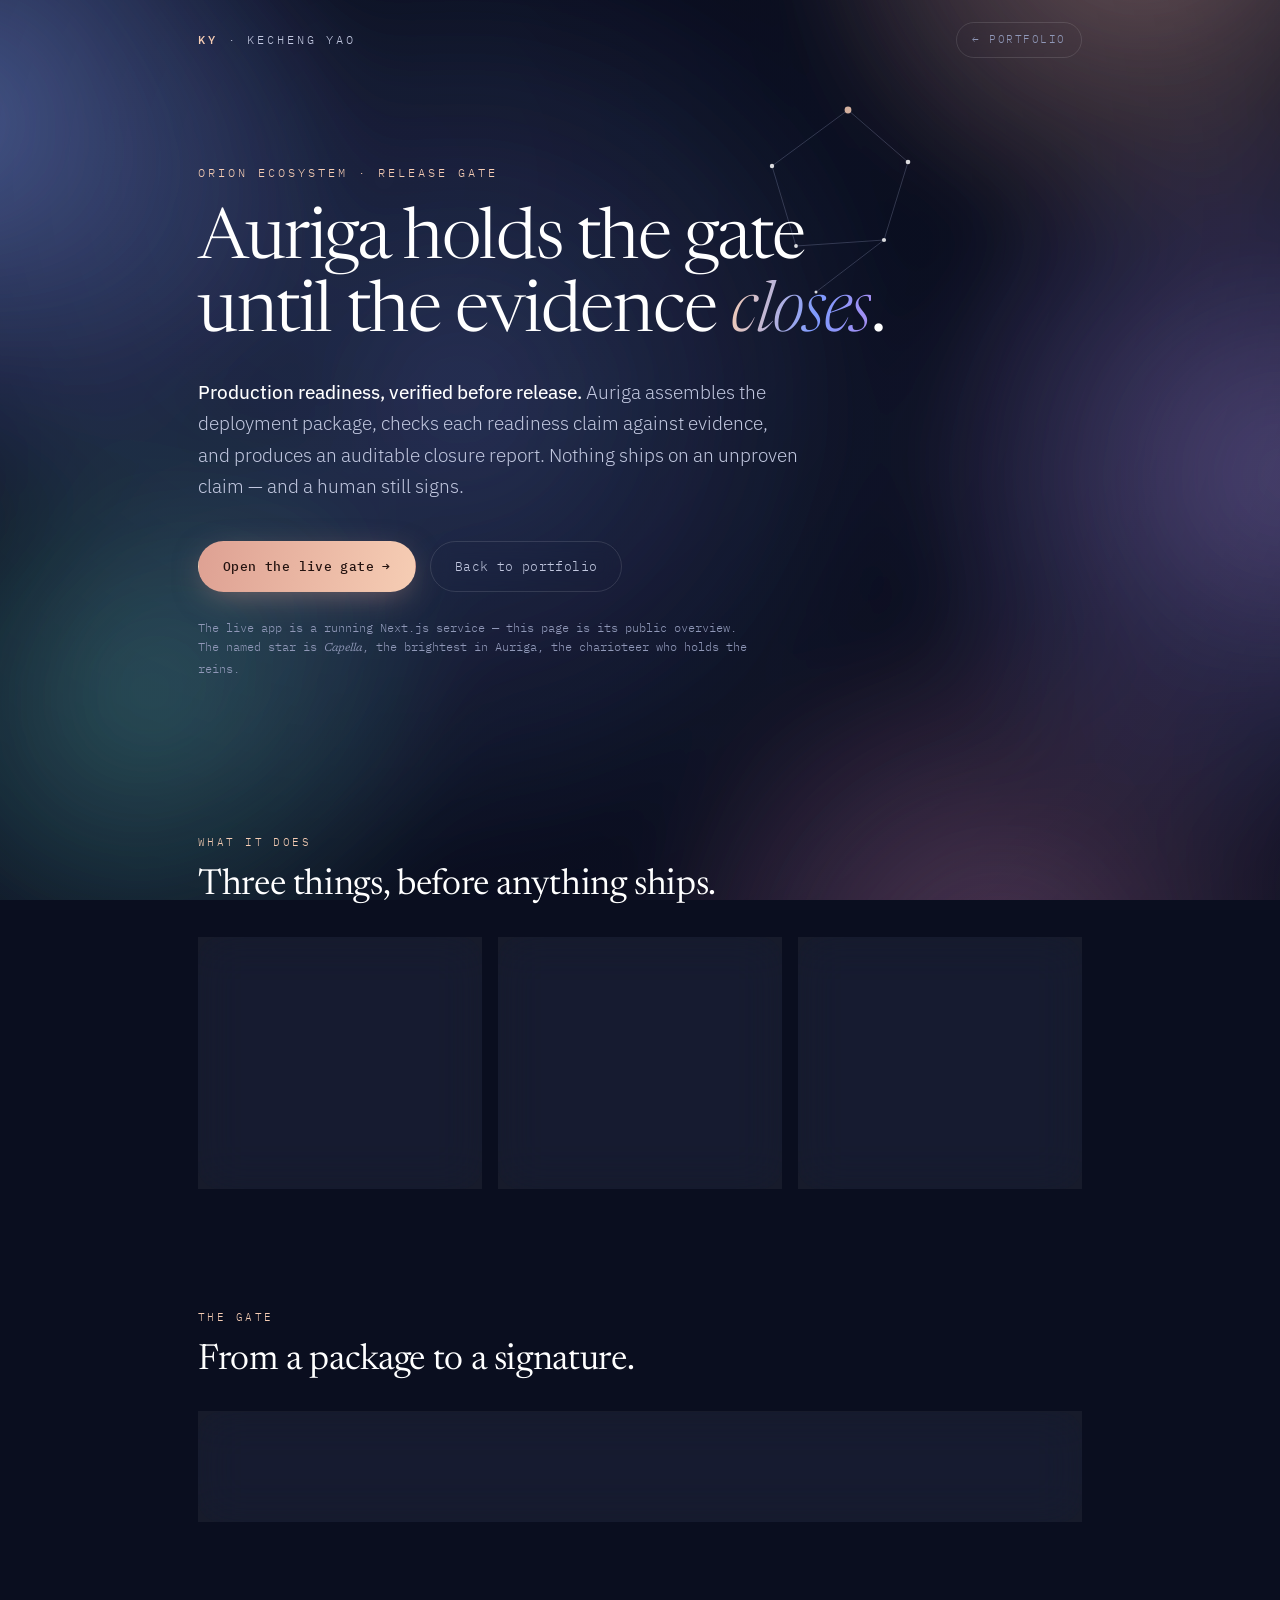
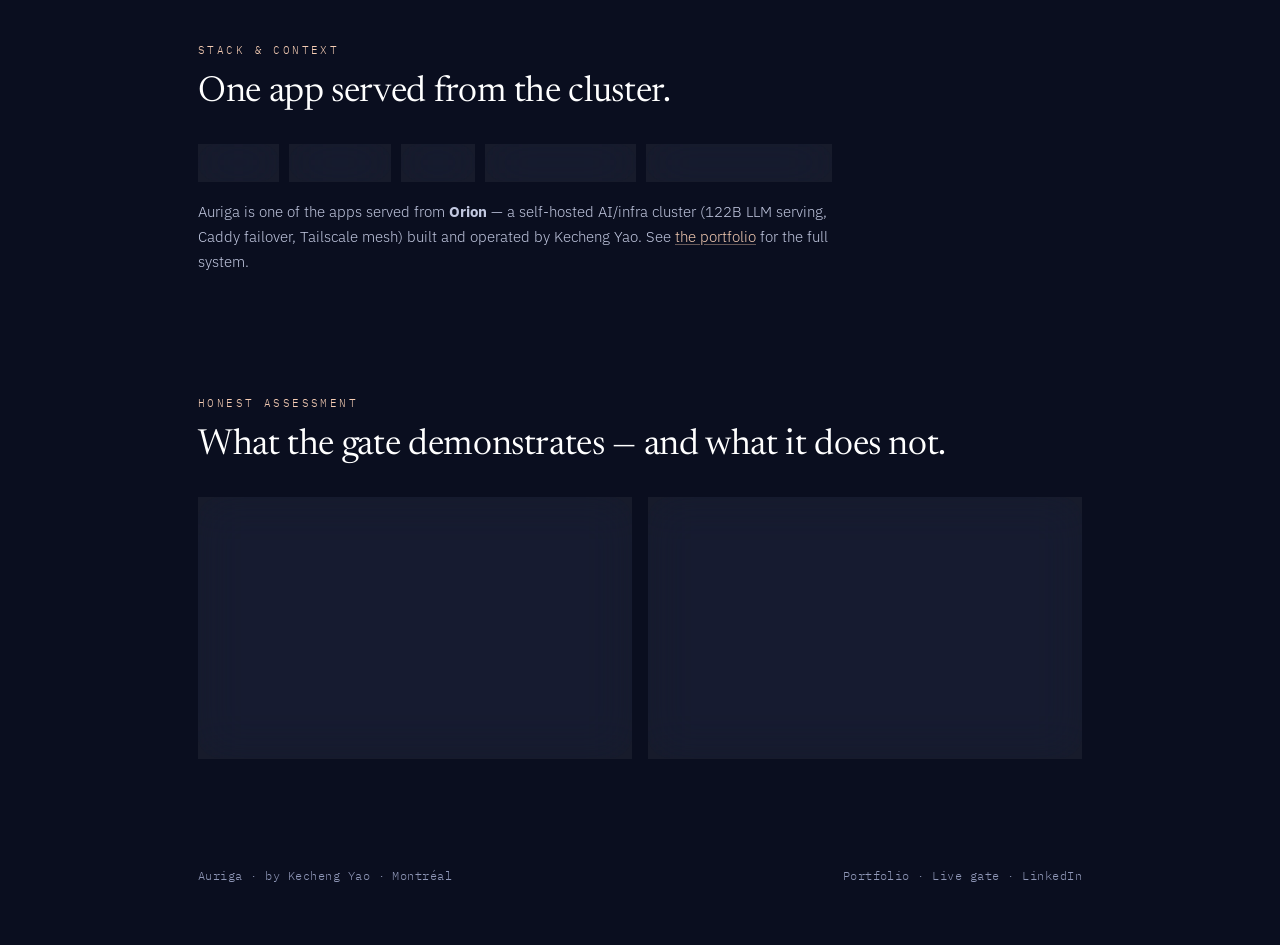
<file: auriga/main/index.html>
<!DOCTYPE html>
<html lang="en">
<head>
<meta charset="UTF-8">
<meta name="viewport" content="width=device-width, initial-scale=1.0">
<title>Auriga — Evidence-Closure for Production Deployment</title>
<meta name="description" content="Auriga verifies production readiness before release: it assembles the deployment package, produces an auditable evidence-closure report, and holds the gate until a human signs. Part of the Orion AI-infra ecosystem.">
<link rel="preconnect" href="https://fonts.googleapis.com">
<link rel="preconnect" href="https://fonts.gstatic.com" crossorigin>
<link href="https://fonts.googleapis.com/css2?family=Newsreader:ital,opsz,wght@0,6..72,300..600;1,6..72,300..500&family=IBM+Plex+Mono:wght@400;500&family=IBM+Plex+Sans:ital,wght@0,300;0,400;0,450;0,500;1,400&display=swap" rel="stylesheet">
<style>
  :root{
    --ink:#0a0e1f;
    --text:#EDEFFB; --text-2:#C2C8E0; --text-3:#9098B8;
    --rose:#DEA193; --rose-glow:#F6CDB4; --nebula:#7E9BFF; --violet:#A98CF0; --teal:#67D6D0; --magenta:#E58BC4;
    --glass:rgba(255,255,255,.055); --glass-2:rgba(255,255,255,.085); --glass-edge:rgba(255,255,255,.12);
    --display:"Newsreader",Georgia,serif; --sans:"IBM Plex Sans",system-ui,sans-serif; --mono:"IBM Plex Mono",ui-monospace,monospace;
    --r:22px;
  }
  *{box-sizing:border-box;margin:0;padding:0}
  html{scroll-behavior:smooth}
  body{background:var(--ink);color:var(--text);font-family:var(--sans);line-height:1.62;font-weight:300;-webkit-font-smoothing:antialiased;overflow-x:hidden}
  em{font-family:var(--display);font-style:italic;font-weight:380}
  .wrap{max-width:940px;margin:0 auto;padding:0 28px}

  /* ── the diffuse field — soft colour clouds over the whole page ── */
  .field{position:fixed;inset:0;z-index:-2;background:var(--ink);overflow:hidden}
  .field::before,.field::after{content:"";position:absolute;inset:-20%;background:
    radial-gradient(38rem 38rem at 78% 6%, rgba(222,161,147,.42), transparent 60%),
    radial-gradient(42rem 42rem at 12% 24%, rgba(126,155,255,.40), transparent 60%),
    radial-gradient(40rem 40rem at 86% 52%, rgba(169,140,240,.38), transparent 62%),
    radial-gradient(34rem 34rem at 22% 70%, rgba(103,214,208,.26), transparent 60%),
    radial-gradient(38rem 38rem at 70% 92%, rgba(229,139,196,.30), transparent 62%),
    radial-gradient(46rem 46rem at 40% 46%, rgba(126,155,255,.18), transparent 65%);
    filter:blur(36px)}
  .field::after{opacity:.5;mix-blend-mode:screen;animation:drift 34s ease-in-out infinite alternate}
  @keyframes drift{from{transform:translate3d(-2%,-1%,0) scale(1.02)}to{transform:translate3d(2%,2%,0) scale(1.08)}}
  .grain{position:fixed;inset:0;z-index:-1;pointer-events:none;opacity:.5;
    background:radial-gradient(circle at 30% 20%,rgba(10,14,31,0) 0%,rgba(10,14,31,.35) 70%,rgba(10,14,31,.7) 100%)}
  @media (prefers-reduced-motion:reduce){.field::after{animation:none}}

  /* ── nav ── */
  nav{position:relative;z-index:3;display:flex;justify-content:space-between;align-items:center;padding:22px 0}
  .wordmark{font-family:var(--mono);font-size:12px;letter-spacing:.24em;text-transform:uppercase;color:var(--text-2)}
  .wordmark b{color:var(--rose-glow);font-weight:500}
  .back{font-family:var(--mono);font-size:11px;letter-spacing:.14em;text-decoration:none;color:var(--text-3);border:1px solid var(--glass-edge);border-radius:999px;padding:8px 15px;backdrop-filter:blur(10px);transition:.18s}
  .back:hover{color:var(--rose-glow);border-color:var(--rose)}

  /* ── hero ── */
  .hero{position:relative;z-index:3;padding:84px 0 96px;max-width:720px}
  .constellation{position:absolute;top:-10px;right:-40px;width:320px;height:300px;pointer-events:none;opacity:.85}
  .constellation .lnk{stroke:#cdd6ff;stroke-width:.6;opacity:.4}
  .constellation .st{fill:#fff}.constellation .capella{fill:var(--rose-glow)}
  @keyframes tw{0%,100%{opacity:.55}50%{opacity:1}}.constellation .tw{animation:tw 5s ease-in-out infinite}
  @media (prefers-reduced-motion:reduce){.tw{animation:none}}
  .eyebrow{font-family:var(--mono);font-size:11.5px;letter-spacing:.26em;text-transform:uppercase;color:var(--rose-glow);margin-bottom:24px}
  h1{font-family:var(--display);font-weight:340;font-size:clamp(40px,6.6vw,70px);line-height:1.03;letter-spacing:-.02em;color:#fff;margin-bottom:26px}
  h1 .g{background:linear-gradient(100deg,var(--rose-glow),var(--nebula) 60%,var(--violet));-webkit-background-clip:text;background-clip:text;-webkit-text-fill-color:transparent;font-style:italic;font-weight:300}
  .lede{font-size:19px;font-weight:300;color:var(--text-2);max-width:600px;line-height:1.66}
  .lede b{font-weight:450;color:#fff}
  .cta{display:flex;gap:14px;margin-top:38px;flex-wrap:wrap}
  .btn{display:inline-flex;align-items:center;gap:9px;font-family:var(--mono);font-size:13px;letter-spacing:.03em;padding:14px 24px;border-radius:999px;text-decoration:none;transition:.2s;border:1px solid transparent}
  .btn-primary{background:linear-gradient(100deg,var(--rose),var(--rose-glow));color:#241310;font-weight:500;box-shadow:0 8px 32px -8px rgba(222,161,147,.5)}
  .btn-primary:hover{transform:translateY(-2px);box-shadow:0 14px 40px -10px rgba(222,161,147,.6)}
  .btn-ghost{border-color:var(--glass-edge);color:var(--text-2);backdrop-filter:blur(10px)}
  .btn-ghost:hover{color:#fff;border-color:var(--rose)}
  .kernel-note{font-family:var(--mono);font-size:11.5px;color:var(--text-3);margin-top:26px;line-height:1.7;max-width:560px}

  /* ── sections (all on the same diffuse field — no white) ── */
  section.band{position:relative;z-index:2;padding:60px 0}
  .kicker{font-family:var(--mono);font-size:11px;letter-spacing:.22em;text-transform:uppercase;color:var(--rose-glow);margin-bottom:14px}
  h2{font-family:var(--display);font-weight:380;font-size:clamp(26px,3.6vw,36px);letter-spacing:-.01em;color:#fff;margin-bottom:30px;line-height:1.14}

  /* frosted glass cards */
  .card,.gate,.assess>div,.tag{backdrop-filter:blur(22px) saturate(1.3);-webkit-backdrop-filter:blur(22px) saturate(1.3)}
  .grid{display:grid;grid-template-columns:repeat(3,1fr);gap:16px}
  .card{background:var(--glass);border:1px solid var(--glass-edge);border-radius:var(--r);padding:26px 24px;transition:.2s}
  .card:hover{background:var(--glass-2);transform:translateY(-3px)}
  .card .n{font-family:var(--mono);font-size:11px;color:var(--rose);letter-spacing:.1em}
  .card h3{font-family:var(--display);font-weight:500;font-size:20px;margin:9px 0 11px;color:#fff}
  .card p{font-size:14.5px;color:var(--text-2);line-height:1.62;font-weight:300}

  /* the gate */
  .gate{display:flex;align-items:stretch;flex-wrap:wrap;background:var(--glass);border:1px solid var(--glass-edge);border-radius:var(--r);overflow:hidden}
  .step{flex:1 1 0;min-width:140px;padding:22px 20px;border-right:1px solid var(--glass-edge)}
  .step:last-child{border-right:0}
  .step .si{font-family:var(--mono);font-size:10.5px;color:var(--text-3);letter-spacing:.1em}
  .step .sl{font-family:var(--display);font-size:17px;color:var(--text);margin-top:6px;line-height:1.2}
  .step.ship{background:linear-gradient(135deg,rgba(126,155,255,.35),rgba(169,140,240,.3))}
  .step.ship .sl{color:#fff;font-style:italic}

  .tags{display:flex;flex-wrap:wrap;gap:10px;margin-bottom:18px}
  .tag{font-family:var(--mono);font-size:12px;color:var(--text-2);border:1px solid var(--glass-edge);border-radius:999px;padding:8px 15px;background:var(--glass)}
  .ctx{font-size:15px;color:var(--text-2);max-width:660px;line-height:1.66;font-weight:300}
  .ctx a{color:var(--rose-glow);text-decoration:underline;text-underline-offset:2px;text-decoration-color:rgba(246,205,180,.4)}

  /* honest assessment */
  .assess{display:grid;grid-template-columns:1fr 1fr;gap:16px}
  .assess>div{background:var(--glass);border:1px solid var(--glass-edge);border-radius:var(--r);padding:24px 24px}
  .assess h4{font-family:var(--mono);font-size:11px;letter-spacing:.14em;text-transform:uppercase;margin-bottom:14px}
  .assess .does h4{color:var(--teal)}
  .assess .not h4{color:var(--rose)}
  .assess li{list-style:none;font-size:14.5px;color:var(--text-2);padding:7px 0 7px 18px;position:relative;line-height:1.55;font-weight:300}
  .assess .does li::before{content:"—";position:absolute;left:0;color:var(--teal)}
  .assess .not li::before{content:"—";position:absolute;left:0;color:var(--rose)}

  footer{position:relative;z-index:2;padding:48px 0 60px}
  footer .frow{display:flex;justify-content:space-between;align-items:center;flex-wrap:wrap;gap:14px}
  footer span,footer a{font-family:var(--mono);font-size:12px;color:var(--text-3);letter-spacing:.04em}
  footer a{text-decoration:none;transition:.15s}
  footer a:hover{color:var(--rose-glow)}

  @media (max-width:680px){
    .grid{grid-template-columns:1fr}.assess{grid-template-columns:1fr}
    .step{border-right:0;border-bottom:1px solid var(--glass-edge)}.step.ship{border-bottom:0}
    .constellation{opacity:.4;right:-90px}.hero{padding:56px 0 64px}
  }
</style>
</head>
<body>
  <div class="field"></div>
  <div class="grain"></div>

  <div class="wrap">
    <nav>
      <span class="wordmark"><b>KY</b> · Kecheng Yao</span>
      <a class="back" href="https://whykeysay.github.io/">&larr; PORTFOLIO</a>
    </nav>

    <div class="hero">
      <svg class="constellation" viewBox="0 0 320 300" aria-hidden="true">
        <line class="lnk" x1="210" y1="40" x2="270" y2="92"/><line class="lnk" x1="270" y1="92" x2="246" y2="170"/>
        <line class="lnk" x1="246" y1="170" x2="158" y2="176"/><line class="lnk" x1="158" y1="176" x2="134" y2="96"/>
        <line class="lnk" x1="134" y1="96" x2="210" y2="40"/><line class="lnk" x1="246" y1="170" x2="178" y2="222"/>
        <circle class="st capella tw" cx="210" cy="40" r="3.4"/><circle class="st tw" cx="270" cy="92" r="2.3" style="animation-delay:.8s"/>
        <circle class="st tw" cx="246" cy="170" r="2.1" style="animation-delay:1.6s"/><circle class="st tw" cx="158" cy="176" r="1.9" style="animation-delay:2.2s"/>
        <circle class="st tw" cx="134" cy="96" r="2.2" style="animation-delay:1.1s"/><circle class="st tw" cx="178" cy="222" r="1.5" style="animation-delay:3s"/>
      </svg>
      <p class="eyebrow">Orion ecosystem · release gate</p>
      <h1>Auriga holds the gate until the evidence <span class="g">closes</span>.</h1>
      <p class="lede"><b>Production readiness, verified before release.</b> Auriga assembles the deployment package, checks each readiness claim against evidence, and produces an auditable closure report. Nothing ships on an unproven claim — and a human still signs.</p>
      <div class="cta">
        <a class="btn btn-primary" href="https://whykeysay.github.io/auriga/app" target="_blank" rel="noopener noreferrer">Open the live gate →</a>
        <a class="btn btn-ghost" href="https://whykeysay.github.io/">Back to portfolio</a>
      </div>
      <p class="kernel-note">The live app is a running Next.js service — this page is its public overview. The named star is <em>Capella</em>, the brightest in Auriga, the charioteer who holds the reins.</p>
    </div>
  </div>

  <section class="band">
    <div class="wrap">
      <p class="kicker">What it does</p>
      <h2>Three things, before anything ships.</h2>
      <div class="grid">
        <div class="card"><span class="n">01</span><h3>Deployment package</h3><p>Assembles the artifacts, configs, and checks that define a release into one coherent, reviewable record — the thing the gate actually inspects.</p></div>
        <div class="card"><span class="n">02</span><h3>Evidence-closure report</h3><p>Turns <em>“is this ready?”</em> into a verifiable record. Every readiness claim is backed by evidence; gaps are flagged before they reach production.</p></div>
        <div class="card"><span class="n">03</span><h3>Human sign-off</h3><p>Auriga verifies completeness; a person signs. The gate keeps accountability with the engineer and removes the guesswork, not the judgment.</p></div>
      </div>
    </div>
  </section>

  <section class="band">
    <div class="wrap">
      <p class="kicker">The gate</p>
      <h2>From a package to a signature.</h2>
      <div class="gate">
        <div class="step"><div class="si">01</div><div class="sl">Deployment package</div></div>
        <div class="step"><div class="si">02</div><div class="sl">Readiness checks</div></div>
        <div class="step"><div class="si">03</div><div class="sl">Evidence closure</div></div>
        <div class="step"><div class="si">04</div><div class="sl">Human signs</div></div>
        <div class="step ship"><div class="si">→</div><div class="sl">Ship</div></div>
      </div>
    </div>
  </section>

  <section class="band">
    <div class="wrap">
      <p class="kicker">Stack &amp; context</p>
      <h2>One app served from the cluster.</h2>
      <div class="tags">
        <span class="tag">Next.js</span><span class="tag">TypeScript</span><span class="tag">Docker</span>
        <span class="tag">Cloudflare Tunnel</span><span class="tag">Orion AI-infra cluster</span>
      </div>
      <p class="ctx">Auriga is one of the apps served from <b>Orion</b> — a self-hosted AI/infra cluster (122B LLM serving, Caddy failover, Tailscale mesh) built and operated by Kecheng Yao. See <a href="https://whykeysay.github.io/">the portfolio</a> for the full system.</p>
    </div>
  </section>

  <section class="band">
    <div class="wrap">
      <p class="kicker">Honest assessment</p>
      <h2>What the gate demonstrates — and what it does not.</h2>
      <div class="assess">
        <div class="does">
          <h4>It does</h4>
          <ul>
            <li>Make release readiness an explicit, auditable record instead of a verbal “looks good”.</li>
            <li>Bind every readiness claim to evidence, and surface the gaps before production.</li>
            <li>Keep the final signature — and the accountability — with a human.</li>
          </ul>
        </div>
        <div class="not">
          <h4>It does not</h4>
          <ul>
            <li>Decide whether the release <em>should</em> happen. The gate checks completeness, not intent.</li>
            <li>Replace tests, review, or judgment — it records that they closed.</li>
            <li>Claim production scale yet. It runs as a single self-hosted service on the cluster.</li>
          </ul>
        </div>
      </div>
    </div>
  </section>

  <footer>
    <div class="wrap">
      <div class="frow">
        <span>Auriga · by Kecheng Yao · Montréal</span>
        <span>
          <a href="https://whykeysay.github.io/">Portfolio</a> ·
          <a href="https://whykeysay.github.io/auriga/app" target="_blank" rel="noopener noreferrer">Live gate</a> ·
          <a href="https://www.linkedin.com/in/kecheng-yao/" target="_blank" rel="noopener noreferrer">LinkedIn</a>
        </span>
      </div>
    </div>
  </footer>
</body>
</html>
</file>
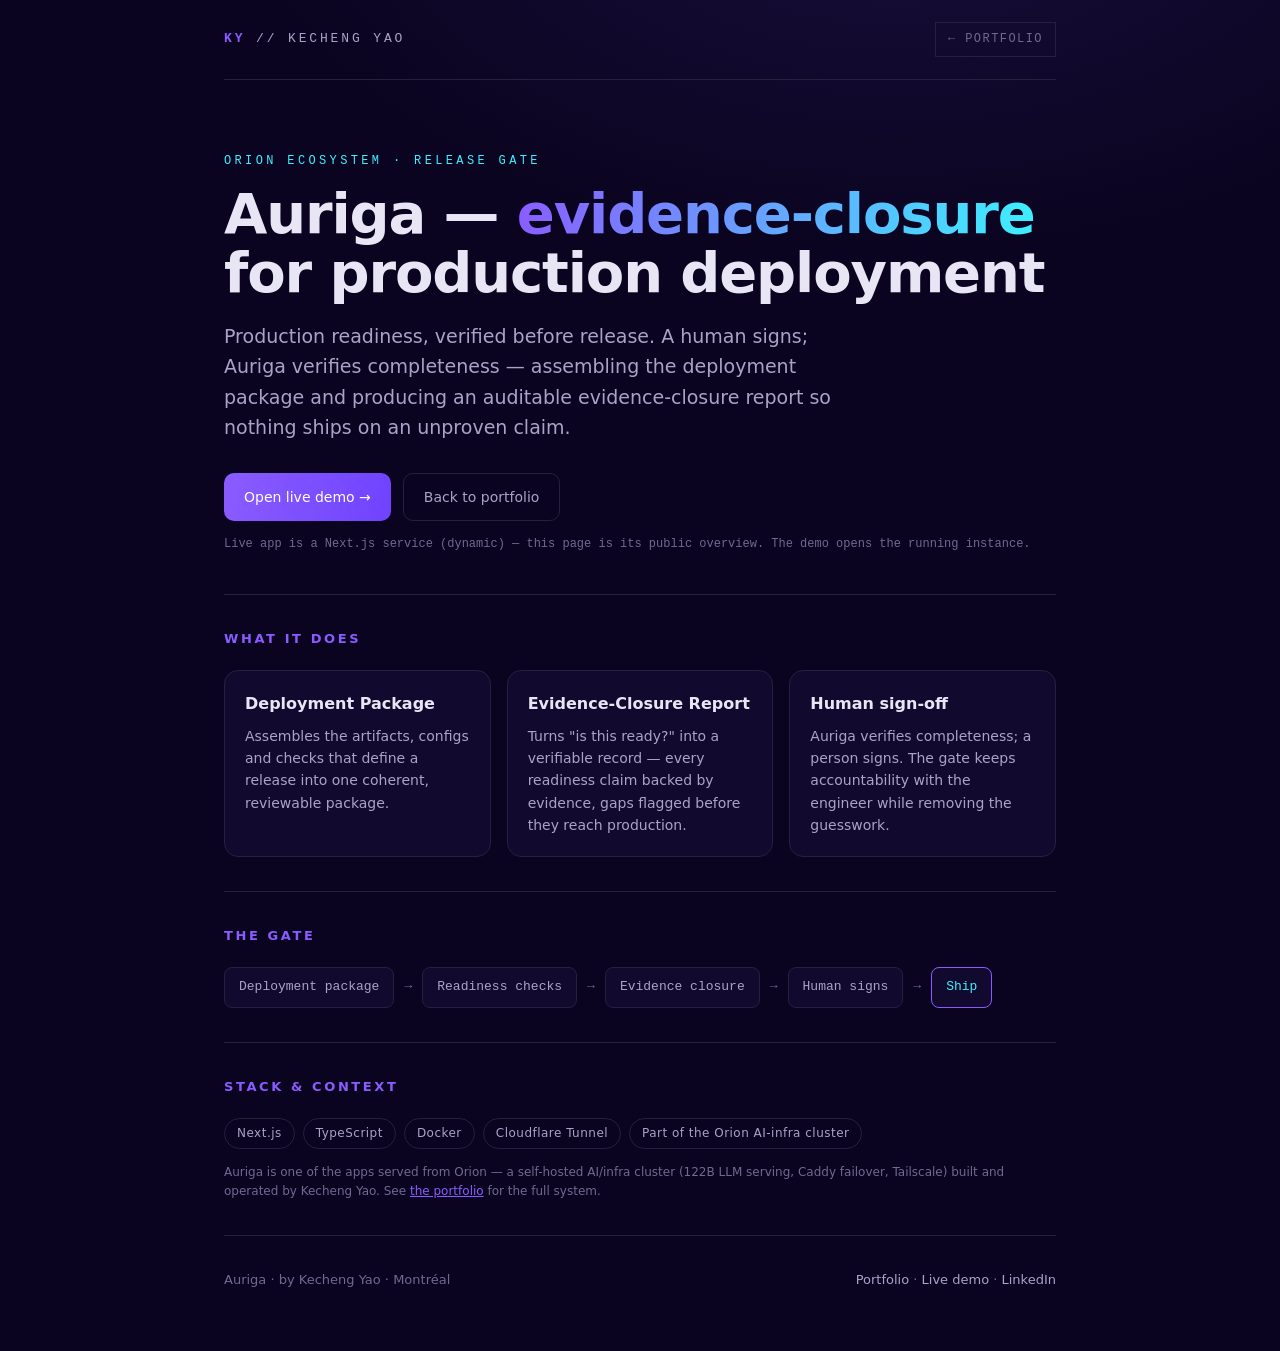
<file: auriga/index.BAK_purple.html>
<!DOCTYPE html>
<html lang="en">
<head>
<meta charset="UTF-8">
<meta name="viewport" content="width=device-width, initial-scale=1.0">
<title>Auriga — Evidence-Closure for Production Deployment</title>
<meta name="description" content="Auriga verifies production readiness before release: assemble the deployment package, produce an evidence-closure report, and let a human sign off on a complete, verifiable record. Part of the Orion AI-infra ecosystem by Kecheng Yao.">
<style>
  :root{--void:#0a0420;--accent:#8A5CFF;--cyan:#3DF0FF;--pink:#FF3DA6;--tx:#e8e6f5;--tx2:#a9a4c7;--tx3:#6f6a90;--rule:#26203f;--card:#120a2e;}
  *{box-sizing:border-box;margin:0;padding:0}
  body{background:radial-gradient(1200px 700px at 70% -10%,#1a0f3d 0%,var(--void) 55%);color:var(--tx);font-family:-apple-system,BlinkMacSystemFont,"Segoe UI",system-ui,sans-serif;line-height:1.6;min-height:100vh;-webkit-font-smoothing:antialiased}
  .mono{font-family:ui-monospace,"SF Mono",Menlo,Consolas,monospace}
  .wrap{max-width:880px;margin:0 auto;padding:0 24px}
  header{display:flex;justify-content:space-between;align-items:center;padding:22px 0;border-bottom:1px solid var(--rule)}
  .brand{font-size:13px;letter-spacing:.22em;color:var(--tx2)}.brand b{color:var(--accent);font-weight:600}
  .back{font-size:12px;letter-spacing:.12em;color:var(--tx3);text-decoration:none;border:1px solid var(--rule);padding:7px 12px;transition:.15s}
  .back:hover{color:var(--accent);border-color:var(--accent)}
  .hero{padding:72px 0 40px}
  .eyebrow{font-size:12px;letter-spacing:.28em;color:var(--cyan);text-transform:uppercase;margin-bottom:14px}
  h1{font-size:clamp(34px,6vw,56px);line-height:1.05;letter-spacing:-.02em;margin-bottom:18px}
  h1 .g{background:linear-gradient(100deg,var(--accent),var(--cyan));-webkit-background-clip:text;background-clip:text;-webkit-text-fill-color:transparent}
  .lede{font-size:19px;color:var(--tx2);max-width:640px}
  .cta{display:flex;gap:12px;margin-top:30px;flex-wrap:wrap}
  .btn{display:inline-flex;align-items:center;gap:8px;padding:12px 20px;border-radius:10px;text-decoration:none;font-size:14px;font-weight:500;transition:.18s}
  .btn-primary{background:linear-gradient(100deg,var(--accent),#6f43ff);color:#fff}.btn-primary:hover{filter:brightness(1.12);transform:translateY(-1px)}
  .btn-ghost{border:1px solid var(--rule);color:var(--tx2)}.btn-ghost:hover{border-color:var(--accent);color:var(--tx)}
  section{padding:34px 0;border-top:1px solid var(--rule)}
  h2{font-size:13px;letter-spacing:.2em;text-transform:uppercase;color:var(--accent);margin-bottom:20px}
  .grid{display:grid;grid-template-columns:repeat(auto-fit,minmax(240px,1fr));gap:16px}
  .card{background:var(--card);border:1px solid var(--rule);border-radius:14px;padding:20px}
  .card h3{font-size:16px;margin-bottom:8px;color:var(--tx)}
  .card p{font-size:14px;color:var(--tx2)}
  .flow{display:flex;flex-wrap:wrap;gap:10px;align-items:center;font-size:13px;color:var(--tx2)}
  .step{background:var(--card);border:1px solid var(--rule);border-radius:8px;padding:9px 14px}
  .arrow{color:var(--tx3)}
  .tags{display:flex;flex-wrap:wrap;gap:8px}
  .tag{font-size:12px;letter-spacing:.04em;color:var(--tx2);border:1px solid var(--rule);border-radius:999px;padding:5px 12px}
  footer{padding:34px 0 60px;border-top:1px solid var(--rule);color:var(--tx3);font-size:13px;display:flex;justify-content:space-between;flex-wrap:wrap;gap:10px}
  footer a{color:var(--tx2);text-decoration:none}footer a:hover{color:var(--accent)}
  .note{font-size:12px;color:var(--tx3);margin-top:14px}
</style>
</head>
<body>
  <div class="wrap">
    <header>
      <span class="brand mono"><b>KY</b> // KECHENG YAO</span>
      <a class="back mono" href="https://whykeysay.github.io/">&larr; PORTFOLIO</a>
    </header>

    <div class="hero">
      <p class="eyebrow mono">Orion ecosystem · release gate</p>
      <h1>Auriga — <span class="g">evidence-closure</span> for production deployment</h1>
      <p class="lede">Production readiness, verified before release. A human signs; Auriga verifies completeness — assembling the deployment package and producing an auditable evidence-closure report so nothing ships on an unproven claim.</p>
      <div class="cta">
        <a class="btn btn-primary" href="https://auriga-dev.telotia.com/" target="_blank" rel="noopener noreferrer">Open live demo →</a>
        <a class="btn btn-ghost" href="https://whykeysay.github.io/" >Back to portfolio</a>
      </div>
      <p class="note mono">Live app is a Next.js service (dynamic) — this page is its public overview. The demo opens the running instance.</p>
    </div>

    <section>
      <h2>What it does</h2>
      <div class="grid">
        <div class="card"><h3>Deployment Package</h3><p>Assembles the artifacts, configs and checks that define a release into one coherent, reviewable package.</p></div>
        <div class="card"><h3>Evidence-Closure Report</h3><p>Turns "is this ready?" into a verifiable record — every readiness claim backed by evidence, gaps flagged before they reach production.</p></div>
        <div class="card"><h3>Human sign-off</h3><p>Auriga verifies completeness; a person signs. The gate keeps accountability with the engineer while removing the guesswork.</p></div>
      </div>
    </section>

    <section>
      <h2>The gate</h2>
      <div class="flow mono">
        <span class="step">Deployment package</span><span class="arrow">→</span>
        <span class="step">Readiness checks</span><span class="arrow">→</span>
        <span class="step">Evidence closure</span><span class="arrow">→</span>
        <span class="step">Human signs</span><span class="arrow">→</span>
        <span class="step" style="border-color:var(--accent);color:var(--cyan)">Ship</span>
      </div>
    </section>

    <section>
      <h2>Stack &amp; context</h2>
      <div class="tags">
        <span class="tag">Next.js</span><span class="tag">TypeScript</span><span class="tag">Docker</span>
        <span class="tag">Cloudflare Tunnel</span><span class="tag">Part of the Orion AI-infra cluster</span>
      </div>
      <p class="note">Auriga is one of the apps served from Orion — a self-hosted AI/infra cluster (122B LLM serving, Caddy failover, Tailscale) built and operated by Kecheng Yao. See <a href="https://whykeysay.github.io/" style="color:var(--accent)">the portfolio</a> for the full system.</p>
    </section>

    <footer>
      <span>Auriga · by Kecheng Yao · Montréal</span>
      <span><a href="https://whykeysay.github.io/">Portfolio</a> · <a href="https://auriga-dev.telotia.com/" target="_blank" rel="noopener noreferrer">Live demo</a> · <a href="https://www.linkedin.com/in/kecheng-yao/" target="_blank" rel="noopener noreferrer">LinkedIn</a></span>
    </footer>
  </div>
</body>
</html>
</file>
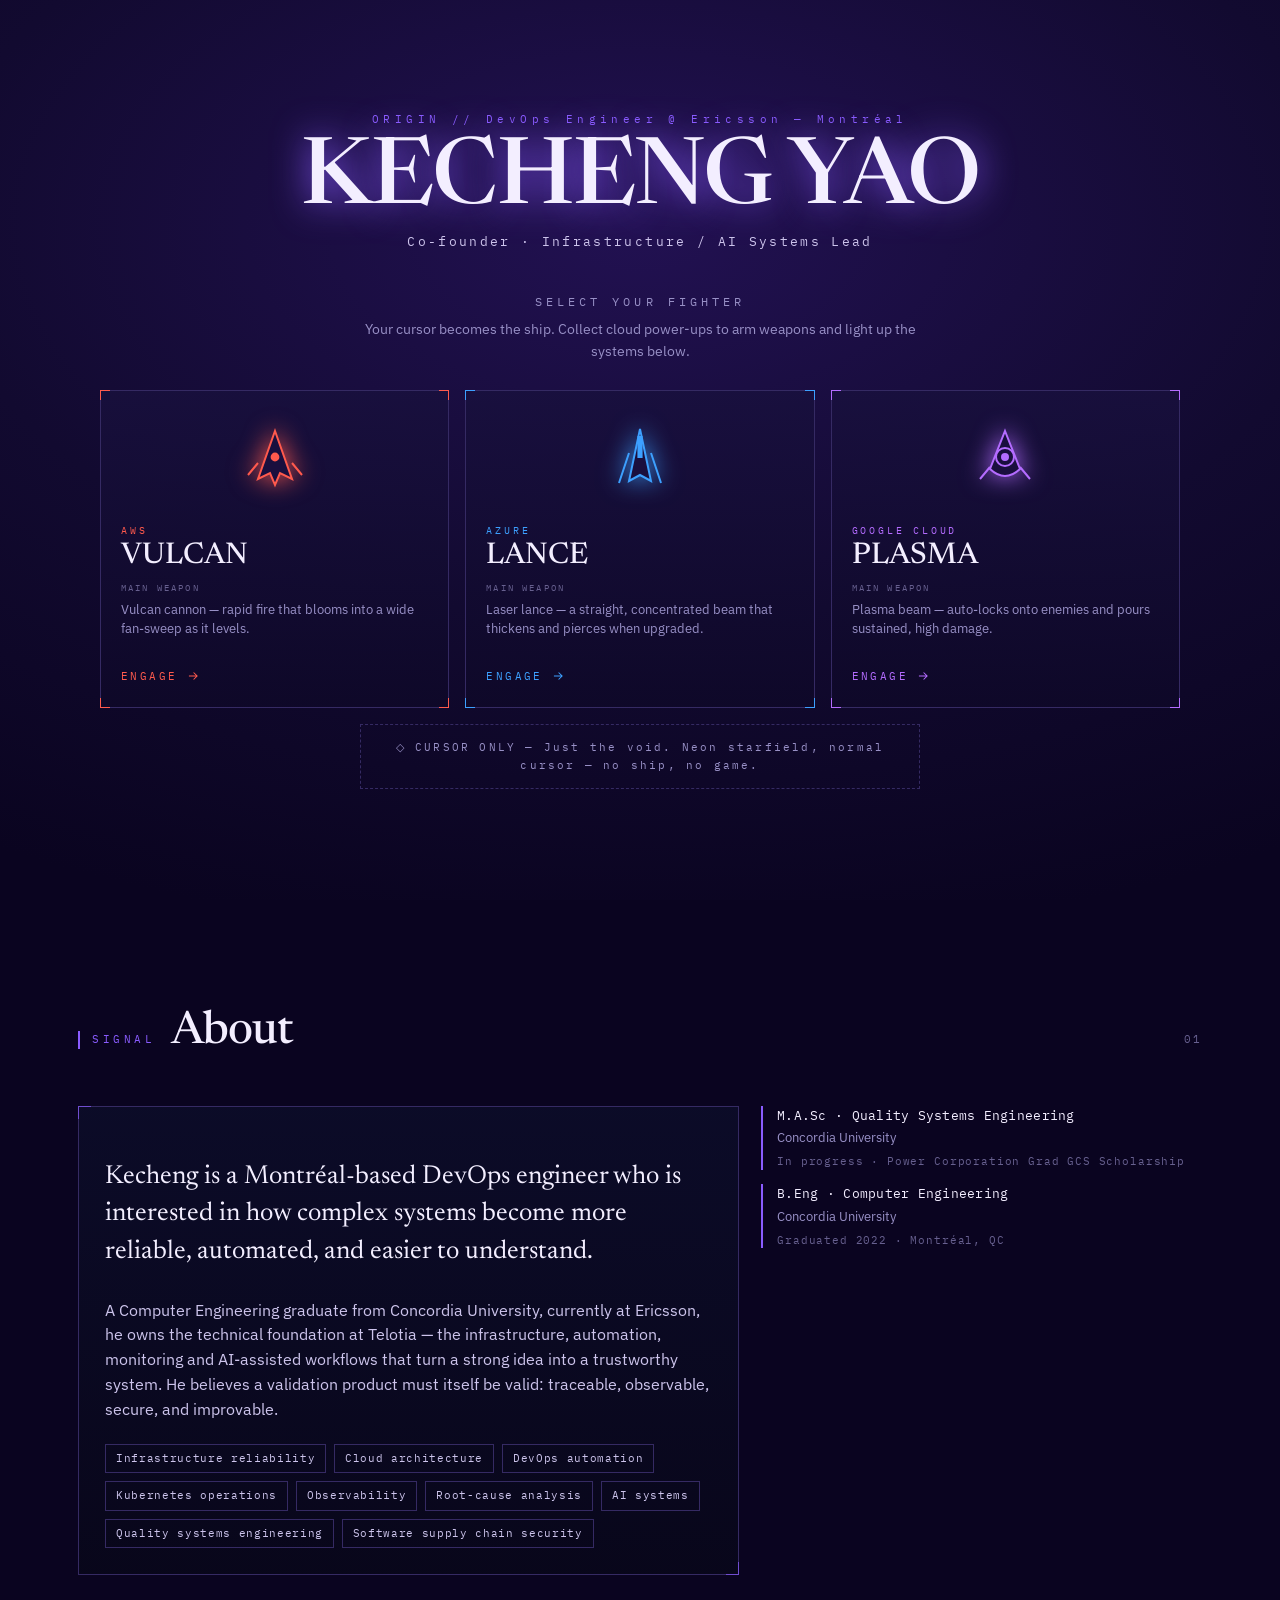
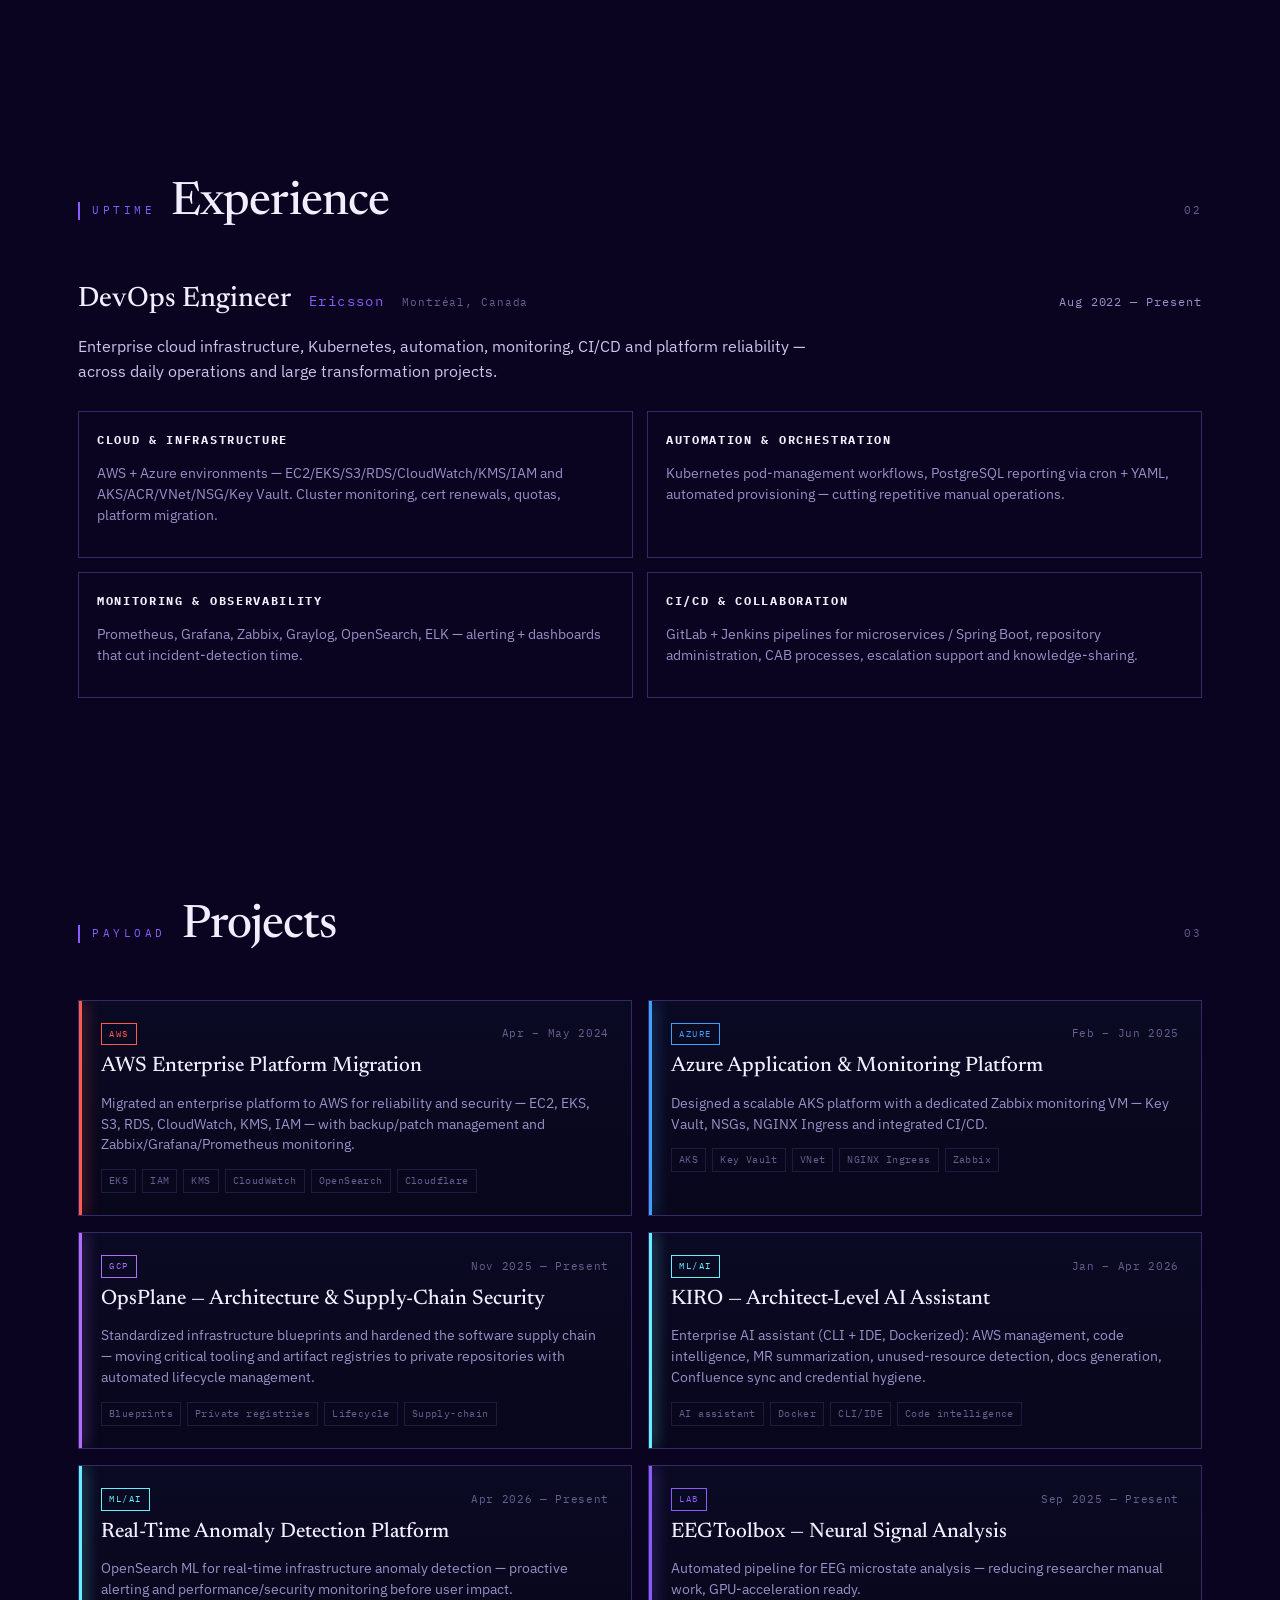
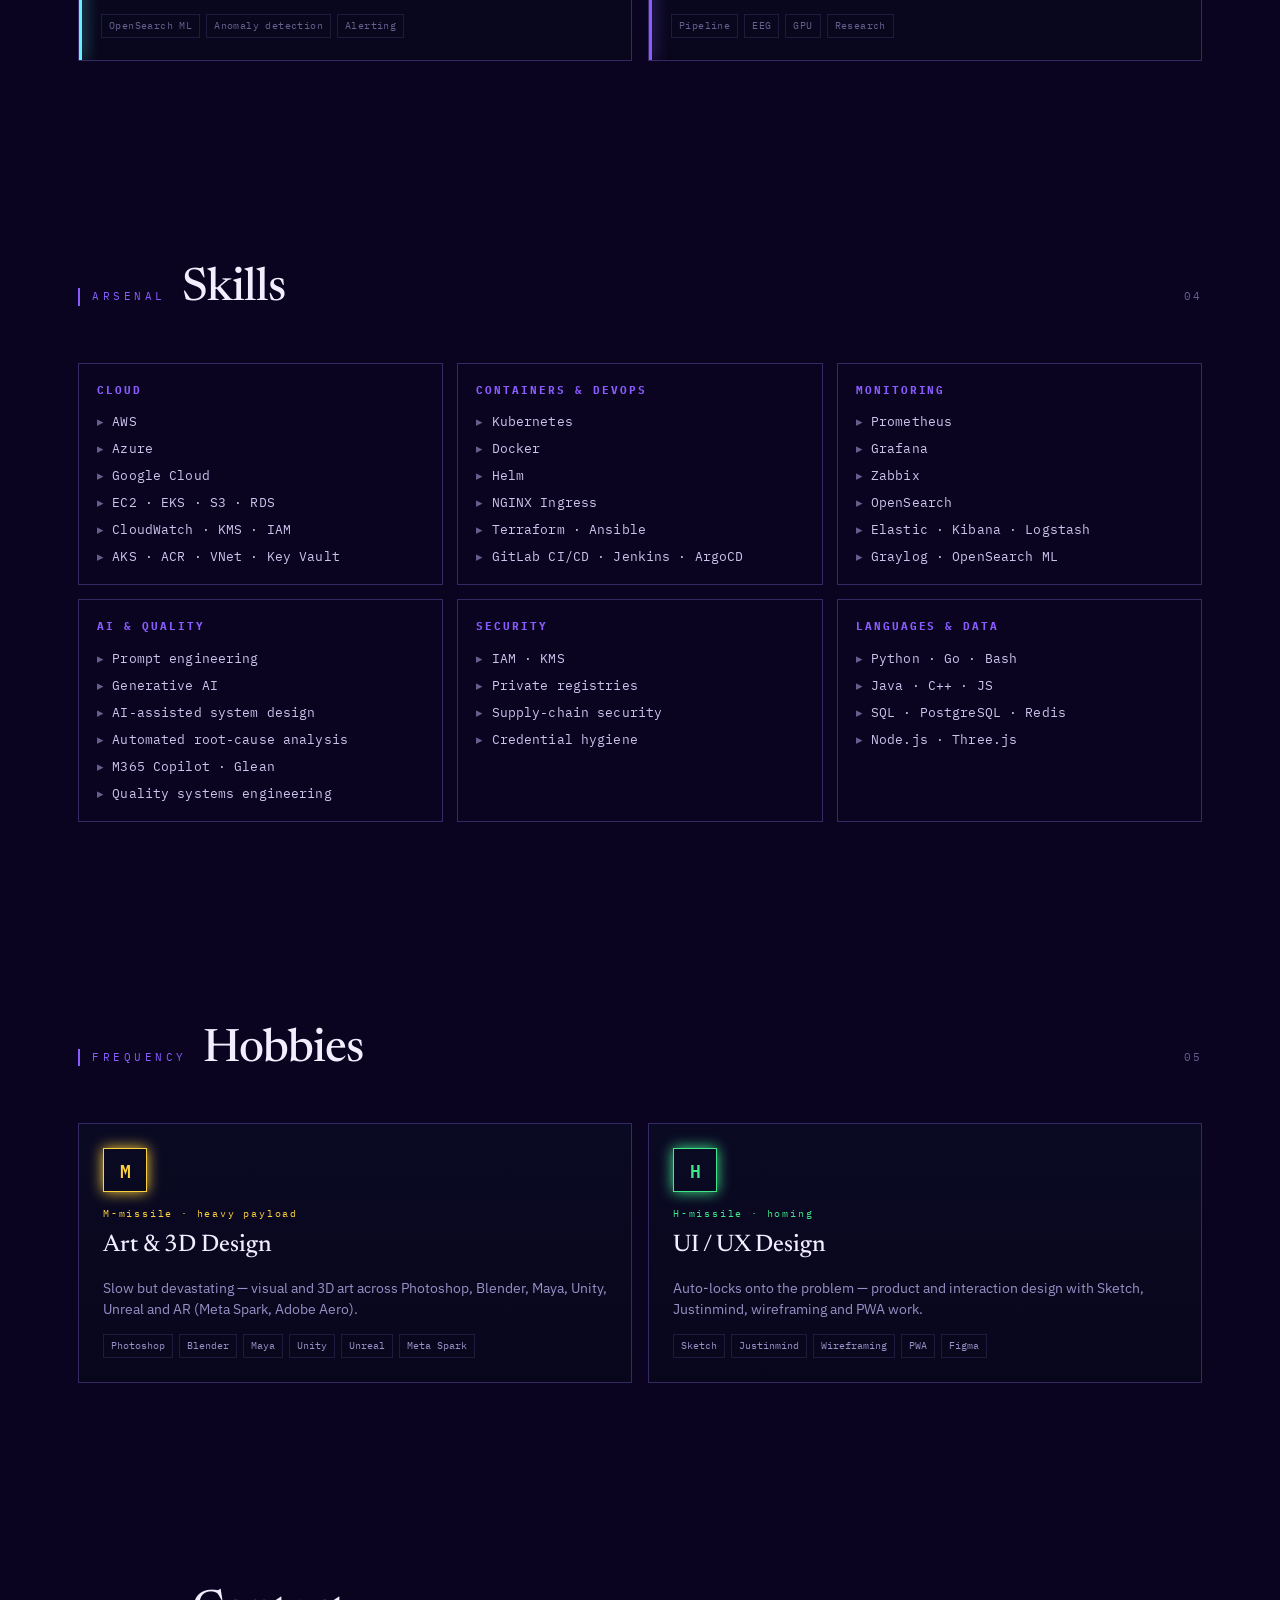
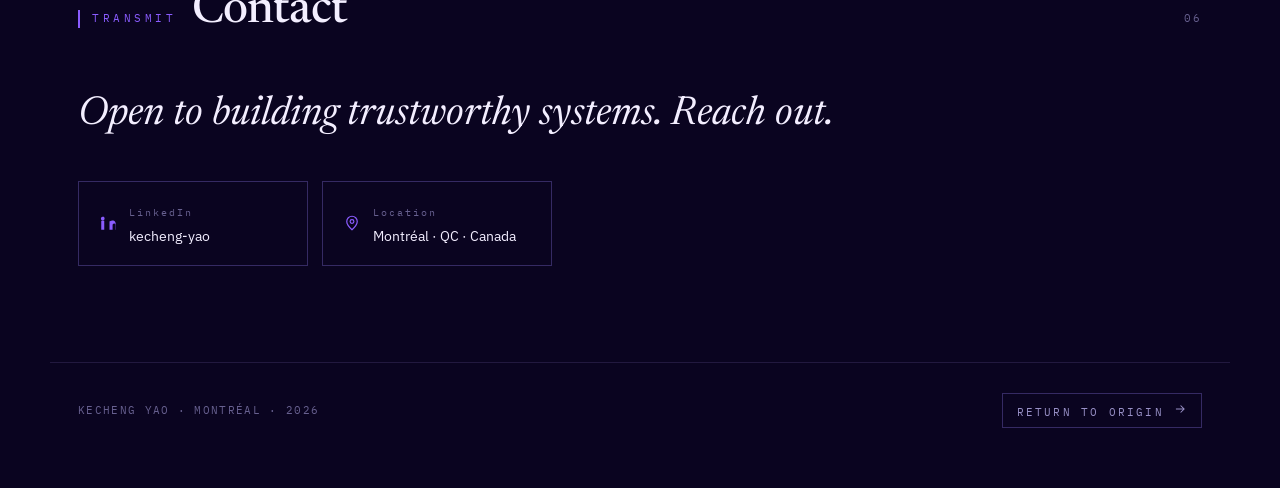
<file: Kecheng Yao/Kecheng Yao.html>
<!DOCTYPE html>
<html lang="en">
<head>
<meta charset="UTF-8">
<meta name="viewport" content="width=device-width, initial-scale=1.0, maximum-scale=1.0, user-scalable=no">
<title>Kecheng Yao — Infrastructure / AI Systems</title>
<meta name="description" content="Kecheng Yao — Co-founder & Infrastructure / AI Systems Lead. DevOps Engineer @ Ericsson, Montréal. A signal into the void.">
<link rel="stylesheet" href="app/styles.css">
</head>
<body class="no-scroll">

  <!-- fixed background + game layers -->
  <div id="bg-gradient"></div>
  <canvas id="game-canvas"></canvas>
  <div id="veil"></div>
  <div id="hit-flash"></div>
  <div id="bomb-flash"></div>

  <!-- chrome -->
  <header id="topbar"></header>
  <aside id="hud" class="hidden"></aside>
  <div id="dock" class="hidden"></div>
  <div id="toasts"></div>
  <div id="settings"></div>

  <!-- content column (built by ui.js) -->
  <main id="content"></main>

  <!-- boot / fighter-select overlay (built by ui.js) -->
  <div id="overlay"></div>

  <!-- bundler splash thumbnail -->
  <template id="__bundler_thumbnail">
    <svg viewBox="0 0 100 100" xmlns="http://www.w3.org/2000/svg">
      <rect width="100" height="100" fill="#0a0420"/>
      <path d="M50 24 L62 64 L50 56 L38 64 Z" fill="none" stroke="#8A5CFF" stroke-width="3"/>
      <circle cx="50" cy="44" r="3" fill="#FF3DA6"/>
      <circle cx="28" cy="30" r="1.5" fill="#3DF0FF"/><circle cx="72" cy="34" r="1.5" fill="#3DF0FF"/><circle cx="66" cy="22" r="1.2" fill="#fff"/>
    </svg>
  </template>

  <script src="app/data.js"></script>
  <script src="app/game.js"></script>
  <script src="app/ui.js"></script>
</body>
</html>
</file>
<file: app/styles.css>
/* ============================================================================
   Kecheng Yao — cyberpunk-neon styling on Principia cosmic tokens.
   "A signal into the void." Dark, glowing, editorial.
   ========================================================================== */
/* Fonts load via <link rel="preconnect"+"stylesheet"> in index.html
   (parallel, non-render-blocking) instead of a serialized CSS @import. */

:root {
  /* — synthwave purple substrate (matched to reference cityscapes) — */
  --void:        #0a0420;
  --void-2:      #120a2e;
  --deep-space:  #1a0f3e;
  --night-3:     #261557;

  /* — neon blue→violet→magenta→cyan (reference palette) — */
  --nebula:      #5B7CFA;   /* blue        */
  --starlight:   #8FB7FF;
  --violet:      #8A5CFF;   /* blue-violet workhorse */
  --aurora:      #B46CFF;   /* purple      */
  --magenta:     #FF3DA6;   /* hot neon pink */
  --cyan:        #3DF0FF;   /* neon cyan   */

  /* — weapon / system colours — */
  --w-aws:   #FF5A4D;   /* AWS red — Vulcan      */
  --w-azure: #3DA0FF;   /* Azure blue — Laser    */
  --w-gcp:   #B46CFF;   /* GCP purple — Plasma   */
  --w-art:   #FFD13D;   /* Art — M missile yellow*/
  --w-uiux:  #41E88A;   /* UI/UX — H missile grn */
  --w-mlai:  #66F0FF;   /* ML/AI — photon cyan   */

  /* — text on void (violet-tinted) — */
  --tx:    #F3EEFF;
  --tx-2:  #CDC4EC;
  --tx-3:  #9890C6;
  --tx-4:  #67608f;
  --rule:  #352a63;
  --rule-soft: #22193f;

  /* — the primary accent (driven by colour-cast tweak) — */
  --accent:      var(--violet);
  --accent-2:    var(--magenta);
  --accent-glow: #8A5CFF;

  /* — neon intensity (0..1.4), set by settings — */
  --neon: 1;

  --font-display: "Newsreader", Georgia, serif;
  --font-sans: "IBM Plex Sans", system-ui, sans-serif;
  --font-mono: "IBM Plex Mono", ui-monospace, monospace;

  --maxw: 1180px;
}

/* ─── reset / base ─────────────────────────────────────────────────────── */
* { box-sizing: border-box; }
html, body { margin: 0; padding: 0; }
html { scroll-behavior: smooth; }
body {
  background: var(--void);
  color: var(--tx);
  font-family: var(--font-sans);
  font-size: 16px;
  line-height: 1.6;
  -webkit-font-smoothing: antialiased;
  overflow-x: hidden;
}
body.playing { cursor: none; }       /* ship replaces cursor */
body.no-scroll { overflow: hidden; }
a { color: inherit; text-decoration: none; }
::selection { background: var(--accent); color: var(--void); }

/* glow helper */
.glow { text-shadow: 0 0 calc(14px * var(--neon)) var(--accent-glow); }

/* ─── fixed layers ─────────────────────────────────────────────────────── */
#bg-gradient {
  position: fixed; inset: 0; z-index: 0; pointer-events: none;
  background:
    radial-gradient(ellipse 130% 70% at 50% -5%, #2a1a66 0%, #160c39 42%, #0a0420 100%);
}
/* synthwave horizon glow + perspective grid (reference image 1) */
#bg-gradient::before {
  content: ""; position: absolute; left: 0; right: 0; bottom: 0; height: 46vh;
  background:
    linear-gradient(to top, color-mix(in srgb, var(--accent-2) 22%, transparent) 0%, transparent 60%);
  -webkit-mask-image: linear-gradient(to top, #000 0%, transparent 100%);
          mask-image: linear-gradient(to top, #000 0%, transparent 100%);
  opacity: calc(0.5 * var(--neon));
}
#bg-gradient::after {
  content: ""; position: absolute; left: -50%; right: -50%; bottom: 0; height: 50vh;
  background-image:
    repeating-linear-gradient(to right, color-mix(in srgb, var(--accent) 50%, transparent) 0 1px, transparent 1px 64px),
    repeating-linear-gradient(to top,   color-mix(in srgb, var(--accent) 50%, transparent) 0 1px, transparent 1px 64px);
  transform: perspective(420px) rotateX(74deg);
  transform-origin: bottom center;
  -webkit-mask-image: linear-gradient(to top, #000 5%, transparent 70%);
          mask-image: linear-gradient(to top, #000 5%, transparent 70%);
  opacity: calc(0.5 * var(--neon));
}
#game-canvas {
  position: fixed; inset: 0; z-index: 1;
  width: 100%; height: 100%;
  pointer-events: none;
}
/* subtle vignette + scanline veil over the game */
#veil {
  position: fixed; inset: 0; z-index: 2; pointer-events: none;
  background:
    radial-gradient(ellipse 90% 70% at 50% 50%, transparent 55%, #05051099 100%);
}
#veil::after {
  content: ""; position: absolute; inset: 0;
  background-image: repeating-linear-gradient(
    to bottom, #ffffff05 0px, #ffffff05 1px, transparent 1px, transparent 3px);
  opacity: calc(0.5 * var(--neon));
  mix-blend-mode: overlay;
}
/* red hit flash */
#hit-flash {
  position: fixed; inset: 0; z-index: 6; pointer-events: none; opacity: 0;
  box-shadow: inset 0 0 180px 40px #ff2d4dcc, inset 0 0 0 4px #ff2d4d88;
  transition: opacity 90ms linear;
}
#hit-flash.flash { opacity: 1; }
/* bomb white wash */
#bomb-flash {
  position: fixed; inset: 0; z-index: 7; pointer-events: none; opacity: 0;
  background: radial-gradient(circle at 50% 60%, #ccfaffee 0%, #66f0ff66 40%, transparent 75%);
}
#bomb-flash.flash { animation: bombwash 620ms var(--ease, cubic-bezier(.2,.6,.2,1)); }
@keyframes bombwash { 0%{opacity:0;transform:scale(.6);} 18%{opacity:1;} 100%{opacity:0;transform:scale(1.6);} }

/* ─── boot / start overlay ─────────────────────────────────────────────── */
#overlay {
  position: fixed; inset: 0; z-index: 40;
  display: flex; align-items: center; justify-content: center;
  background: radial-gradient(ellipse 100% 80% at 50% 25%, #221152 0%, #120a30 55%, #0a0420 100%);
  transition: opacity 600ms var(--ease, cubic-bezier(.2,.6,.2,1));
  overflow-y: auto; -webkit-overflow-scrolling: touch;
}
#overlay.gone { opacity: 0; pointer-events: none; }

.boot { text-align: center; }
.boot-glyph {
  width: 64px; height: 64px; margin: 0 auto 28px;
  border: 1px solid var(--accent); border-radius: 50%;
  position: relative; animation: spin 2.4s linear infinite;
}
.boot-glyph::before, .boot-glyph::after {
  content: ""; position: absolute; inset: 8px; border-radius: 50%;
  border: 1px solid transparent; border-top-color: var(--accent-2);
}
.boot-glyph::after { inset: 18px; border-top-color: var(--magenta); animation: spin 1.4s linear infinite reverse; }
@keyframes spin { to { transform: rotate(360deg); } }
.boot-title {
  font-family: var(--font-mono); font-size: 13px; letter-spacing: 0.42em;
  color: var(--accent); text-indent: 0.42em;
}
.boot-sub { font-family: var(--font-mono); font-size: 11px; letter-spacing: 0.22em; color: var(--tx-4); margin-top: 12px; }
.boot-bar { width: 230px; height: 2px; margin: 22px auto 0; background: var(--rule-soft); overflow: hidden; }
.boot-bar > i { display: block; height: 100%; width: 0; background: var(--accent); box-shadow: 0 0 12px var(--accent-glow); }

/* ─── fighter select ───────────────────────────────────────────────────── */
.select { width: min(1080px, 92vw); text-align: center; opacity: 0; }
.select.in { opacity: 1; transition: opacity 500ms var(--ease, cubic-bezier(.2,.6,.2,1)); }
.select-kicker { font-family: var(--font-mono); font-size: 11px; letter-spacing: 0.4em; color: var(--accent); }
.select-name {
  font-family: var(--font-display); font-weight: 500; font-size: clamp(40px, 8vw, 92px);
  line-height: .95; letter-spacing: -0.02em; margin: 10px 0 6px;
  text-shadow: 0 0 calc(36px * var(--neon)) var(--accent-glow);
}
.select-title { font-family: var(--font-mono); font-size: 13px; letter-spacing: 0.18em; color: var(--tx-2); }
.select-h { font-family: var(--font-mono); font-size: 12px; letter-spacing: 0.34em; color: var(--tx-3); margin: 40px 0 6px; }
.select-sub { max-width: 560px; margin: 0 auto 28px; color: var(--tx-3); font-size: 14px; }

.fighters { display: grid; grid-template-columns: repeat(3, 1fr); gap: 16px; }
.fighter {
  position: relative; padding: 24px 20px 22px; cursor: pointer; text-align: left;
  background: linear-gradient(180deg, #18103dcc, #0e0828cc);
  border: 1px solid var(--rule);
  transition: border-color 180ms, transform 180ms, box-shadow 220ms;
}
.fighter:hover { transform: translateY(-4px); border-color: var(--fc); box-shadow: 0 0 0 1px var(--fc), 0 16px 50px -20px var(--fc); }
.fighter .corner { position: absolute; width: 10px; height: 10px; border: 1px solid var(--fc); }
.fighter .corner.tl { top:-1px; left:-1px; border-right:0; border-bottom:0; }
.fighter .corner.tr { top:-1px; right:-1px; border-left:0; border-bottom:0; }
.fighter .corner.bl { bottom:-1px; left:-1px; border-right:0; border-top:0; }
.fighter .corner.br { bottom:-1px; right:-1px; border-left:0; border-top:0; }
.fighter-ship { height: 96px; display: grid; place-items: center; margin-bottom: 12px; }
.fighter-ship svg { filter: drop-shadow(0 0 calc(12px * var(--neon)) var(--fc)); }
.fighter-vendor { font-family: var(--font-mono); font-size: 10px; letter-spacing: 0.28em; color: var(--fc); }
.fighter-name { font-family: var(--font-display); font-size: 30px; font-weight: 500; line-height: 1; margin: 2px 0 2px; }
.fighter-wlabel { font-family: var(--font-mono); font-size: 9px; letter-spacing: 0.24em; color: var(--tx-4); margin-top: 10px; }
.fighter-desc { font-size: 13px; color: var(--tx-3); line-height: 1.5; margin-top: 4px; min-height: 56px; }
.fighter-go {
  margin-top: 12px; font-family: var(--font-mono); font-size: 11px; letter-spacing: 0.22em;
  color: var(--fc); display: flex; align-items: center; gap: 8px;
}

.cursor-only {
  margin: 16px auto 0; max-width: 560px; padding: 14px 18px; cursor: pointer;
  display: flex; align-items: center; justify-content: center; gap: 14px;
  border: 1px dashed var(--rule); color: var(--tx-3);
  font-family: var(--font-mono); font-size: 11px; letter-spacing: 0.2em;
  transition: border-color 180ms, color 180ms;
}
.cursor-only:hover { border-color: var(--tx-3); color: var(--tx); }

/* ─── top bar ──────────────────────────────────────────────────────────── */
#topbar {
  position: fixed; top: 0; left: 0; right: 0; z-index: 20; height: 54px;
  display: flex; align-items: center; justify-content: space-between;
  padding: 0 22px; pointer-events: none;
}
#topbar .tb-mark {
  font-family: var(--font-mono); font-size: 12px; letter-spacing: 0.24em; color: var(--tx-2);
  pointer-events: auto;
}
#topbar .tb-mark b { color: var(--accent); font-weight: 500; }
.tb-right { display: flex; align-items: center; gap: 10px; pointer-events: auto; }
.langset { display: flex; border: 1px solid var(--rule); }
.langset button {
  font-family: var(--font-mono); font-size: 11px; letter-spacing: 0.12em;
  background: transparent; color: var(--tx-3); border: 0; padding: 6px 9px; cursor: pointer;
  transition: color 140ms, background 140ms;
}
.langset button + button { border-left: 1px solid var(--rule); }
.langset button.on { color: var(--void); background: var(--accent); }
.iconbtn {
  width: 34px; height: 30px; display: grid; place-items: center; cursor: pointer;
  background: transparent; border: 1px solid var(--rule); color: var(--tx-2);
  transition: color 140ms, border-color 140ms;
}
.iconbtn:hover { color: var(--tx); border-color: var(--accent); }
.tb-links { display: flex; gap: 8px; pointer-events: auto; }
.tb-link {
  font-family: var(--font-mono); font-size: 11px; letter-spacing: 0.12em;
  text-decoration: none; color: var(--tx-2); border: 1px solid var(--rule);
  padding: 6px 11px; transition: color 140ms, border-color 140ms;
}
.tb-link:hover { color: var(--accent); border-color: var(--accent); }
.tb-link-primary { color: #b3eddb; border-color: #4b8078; background: #152c2d; }
.aries-entry { display: grid; gap: 7px; margin: 24px 0; padding: 20px 24px; border: 1px solid #396761; background: linear-gradient(110deg,#13272b,#101226); color: #c4f1e4; text-decoration: none; text-align: left; }
.aries-entry > span { font: 10px var(--font-mono); letter-spacing: .22em; color: #92cbbb; }
.aries-entry > strong { font-size: clamp(17px,3vw,22px); font-weight: 500; }
.aries-entry > small { font: 11px/1.6 var(--font-mono); color: #a8b6c9; }
.aries-entry svg { vertical-align: middle; }
.aries-entry:hover, .aries-entry:focus-visible { border-color: #b3eddb; outline: 2px solid #b3eddb; outline-offset: 3px; }
@media(max-width:560px){.tb-owner{display:none}.tb-right{gap:6px}.tb-links{gap:5px}.aries-entry{padding:16px 18px}}
@media (max-width: 560px) { .tb-link { padding: 6px 8px; font-size: 10px; } }

/* ─── content column ───────────────────────────────────────────────────── */
#content { position: relative; z-index: 10; }
.section {
  max-width: var(--maxw); margin: 0 auto; padding: 96px 28px;
  scroll-margin-top: 60px;
}
.sec-head { display: flex; align-items: baseline; gap: 16px; margin-bottom: 36px; }
.sec-code {
  font-family: var(--font-mono); font-size: 11px; letter-spacing: 0.32em; color: var(--accent);
  border-left: 2px solid var(--accent); padding-left: 12px;
}
.sec-label { font-family: var(--font-display); font-size: clamp(28px,4vw,46px); font-weight: 480; letter-spacing: -0.02em; }
.sec-num { font-family: var(--font-mono); font-size: 11px; color: var(--tx-4); margin-left: auto; letter-spacing: 0.2em; }

/* glass panel with corner ticks */
.panel {
  position: relative;
  background: linear-gradient(180deg, #0c0e2acc, #08081acc);
  border: 1px solid var(--rule);
  padding: 26px;
}
.panel::before, .panel::after {
  content: ""; position: absolute; width: 12px; height: 12px; border: 1px solid var(--accent);
  opacity: .7;
}
.panel::before { top: -1px; left: -1px; border-right: 0; border-bottom: 0; }
.panel::after { bottom: -1px; right: -1px; border-left: 0; border-top: 0; }

/* ── hero ── */
#hero { min-height: 100vh; display: flex; flex-direction: column; justify-content: center; max-width: var(--maxw); margin: 0 auto; padding: 96px 28px 80px; position: relative; }
.hero-code { font-family: var(--font-mono); font-size: 11px; letter-spacing: 0.4em; color: var(--accent); }
.hero-name {
  font-family: var(--font-display); font-weight: 500; font-size: clamp(56px, 13vw, 168px);
  line-height: .9; letter-spacing: -0.03em; margin: 14px 0 0;
  text-shadow: 0 0 calc(48px * var(--neon)) var(--accent-glow);
}
.hero-title { font-family: var(--font-mono); font-size: clamp(13px,1.6vw,17px); letter-spacing: 0.14em; color: var(--tx); margin-top: 22px; }
.hero-sub { font-family: var(--font-mono); font-size: 12px; letter-spacing: 0.14em; color: var(--tx-3); margin-top: 8px; }
.hero-tagline {
  font-family: var(--font-display); font-style: italic; font-size: clamp(18px,2.4vw,27px);
  color: var(--tx-2); max-width: 720px; margin-top: 34px; line-height: 1.4;
}
.scrollcue {
  position: absolute; bottom: 34px; left: 28px; font-family: var(--font-mono);
  font-size: 10px; letter-spacing: 0.34em; color: var(--tx-4); display: flex; align-items: center; gap: 10px;
}
.scrollcue .ln { width: 1px; height: 34px; background: linear-gradient(var(--accent), transparent); animation: cuepulse 1.8s ease-in-out infinite; }
@keyframes cuepulse { 0%,100%{opacity:.4;} 50%{opacity:1;} }

/* ── about ── */
.about-grid { display: grid; grid-template-columns: 1.5fr 1fr; gap: 22px; }
.lede { font-family: var(--font-display); font-size: clamp(20px,2.4vw,26px); line-height: 1.45; color: var(--tx); }
.about-body { color: var(--tx-2); margin-top: 18px; font-size: 15.5px; }
.kw { display: flex; flex-wrap: wrap; gap: 8px; margin-top: 22px; }
.kw span {
  font-family: var(--font-mono); font-size: 11px; letter-spacing: 0.06em; color: var(--tx-2);
  border: 1px solid var(--rule); padding: 5px 10px;
}
.edu { display: flex; flex-direction: column; gap: 14px; }
.edu-item { border-left: 2px solid var(--accent); padding-left: 14px; }
.edu-deg { font-family: var(--font-mono); font-size: 13px; color: var(--tx); letter-spacing: 0.02em; }
.edu-school { font-size: 13px; color: var(--tx-3); margin-top: 2px; }
.edu-meta { font-family: var(--font-mono); font-size: 10.5px; letter-spacing: 0.08em; color: var(--tx-4); margin-top: 4px; }

/* ── experience ── */
.xp-top { display: flex; flex-wrap: wrap; align-items: baseline; gap: 12px 18px; margin-bottom: 12px; }
.xp-role { font-family: var(--font-display); font-size: 28px; font-weight: 500; }
.xp-org { font-family: var(--font-mono); font-size: 14px; letter-spacing: 0.1em; color: var(--accent); }
.xp-period { font-family: var(--font-mono); font-size: 12px; color: var(--tx-3); margin-left: auto; letter-spacing: 0.08em; }
.xp-place { font-family: var(--font-mono); font-size: 11px; color: var(--tx-4); letter-spacing: 0.08em; }
.xp-intro { color: var(--tx-2); max-width: 760px; margin: 8px 0 26px; }
.xp-areas { display: grid; grid-template-columns: repeat(2, 1fr); gap: 14px; }
.xp-area { border: 1px solid var(--rule); padding: 18px; transition: border-color 160ms; }
.xp-area:hover { border-color: var(--accent); }
.xp-area h4 { margin: 0 0 8px; font-family: var(--font-mono); font-size: 12px; letter-spacing: 0.14em; color: var(--tx); text-transform: uppercase; }
.xp-area p { color: var(--tx-3); font-size: 13.5px; line-height: 1.55; }

/* ── projects ── */
.proj-grid { display: grid; grid-template-columns: repeat(2, 1fr); gap: 16px; }
.proj {
  position: relative; padding: 22px; border: 1px solid var(--rule); overflow: hidden;
  background: linear-gradient(180deg, #0b0d26aa, #08081aaa);
  transition: border-color 180ms, transform 180ms;
}
.proj::before { content: ""; position: absolute; left: 0; top: 0; bottom: 0; width: 3px; background: var(--pc, var(--accent)); box-shadow: 0 0 calc(16px * var(--neon)) var(--pc, var(--accent)); }
.proj:hover { transform: translateY(-3px); border-color: var(--pc, var(--accent)); }
.proj-top { display: flex; align-items: center; gap: 10px; margin-bottom: 10px; }
.proj-sys { font-family: var(--font-mono); font-size: 9px; letter-spacing: 0.18em; padding: 3px 7px; border: 1px solid var(--pc); color: var(--pc); }
.proj-period { font-family: var(--font-mono); font-size: 11px; color: var(--tx-4); margin-left: auto; letter-spacing: 0.06em; }
.proj h3 { font-family: var(--font-display); font-size: 21px; font-weight: 500; line-height: 1.15; margin: 0 0 8px; }
.proj p { color: var(--tx-3); font-size: 13.5px; line-height: 1.55; }
.proj-tags { display: flex; flex-wrap: wrap; gap: 6px; margin-top: 14px; }
.proj-tags span { font-family: var(--font-mono); font-size: 10px; letter-spacing: 0.04em; color: var(--tx-4); border: 1px solid var(--rule-soft); padding: 3px 7px; }

/* ── skills ── */
.skill-grid { display: grid; grid-template-columns: repeat(3, 1fr); gap: 14px; }
.skill-col { border: 1px solid var(--rule); padding: 18px; }
.skill-col h4 { font-family: var(--font-mono); font-size: 11px; letter-spacing: 0.18em; text-transform: uppercase; color: var(--accent); margin: 0 0 12px; }
.skill-col ul { list-style: none; margin: 0; padding: 0; display: flex; flex-direction: column; gap: 7px; }
.skill-col li { font-family: var(--font-mono); font-size: 12.5px; color: var(--tx-2); letter-spacing: 0.01em; }
.skill-col li::before { content: "▸ "; color: var(--tx-4); }

/* ── hobbies ── */
.hob-grid { display: grid; grid-template-columns: repeat(2, 1fr); gap: 16px; }
.hob { position: relative; padding: 24px; border: 1px solid var(--rule); background: linear-gradient(180deg,#0b0d26aa,#08081aaa); }
.hob-badge {
  width: 44px; height: 44px; display: grid; place-items: center; border: 1px solid var(--hc); color: var(--hc);
  font-family: var(--font-mono); font-weight: 600; font-size: 18px;
  box-shadow: 0 0 calc(14px * var(--neon)) var(--hc); margin-bottom: 14px;
}
.hob-role { font-family: var(--font-mono); font-size: 10px; letter-spacing: 0.18em; color: var(--hc); }
.hob h3 { font-family: var(--font-display); font-size: 24px; font-weight: 500; margin: 4px 0 8px; }
.hob p { color: var(--tx-3); font-size: 13.5px; line-height: 1.55; }
.hob-tools { display: flex; flex-wrap: wrap; gap: 6px; margin-top: 14px; }
.hob-tools span { font-family: var(--font-mono); font-size: 10px; color: var(--tx-3); border: 1px solid var(--rule-soft); padding: 3px 7px; }

/* ── contact ── */
.contact-line { font-family: var(--font-display); font-style: italic; font-size: clamp(22px,3.2vw,40px); color: var(--tx); max-width: 760px; line-height: 1.3; }
.contact-links { display: flex; flex-wrap: wrap; gap: 14px; margin-top: 32px; }
.clink {
  display: flex; align-items: center; gap: 12px; padding: 16px 20px; border: 1px solid var(--rule);
  transition: border-color 160ms, transform 160ms; min-width: 230px;
}
.clink[href]:hover { border-color: var(--accent); transform: translateY(-2px); }
.clink svg { color: var(--accent); }
.clink .cl-label { font-family: var(--font-mono); font-size: 10px; letter-spacing: 0.2em; color: var(--tx-4); }
.clink .cl-value { font-size: 14px; color: var(--tx); }
.footer { max-width: var(--maxw); margin: 0 auto; padding: 30px 28px 60px; border-top: 1px solid var(--rule-soft); display: flex; justify-content: space-between; align-items: center; gap: 16px; flex-wrap: wrap; }
.footer .f-mono { font-family: var(--font-mono); font-size: 11px; letter-spacing: 0.12em; color: var(--tx-4); }
.totop { font-family: var(--font-mono); font-size: 11px; letter-spacing: 0.2em; color: var(--tx-3); cursor: pointer; border: 1px solid var(--rule); padding: 8px 14px; background: transparent; transition: color 140ms, border-color 140ms; }
.totop:hover { color: var(--accent); border-color: var(--accent); }

/* ─── HUD (systems) ────────────────────────────────────────────────────── */
#hud {
  position: fixed; right: 14px; top: 50%; transform: translateY(-50%); z-index: 22;
  display: flex; flex-direction: column; gap: 8px; pointer-events: none;
}
#hud.hidden { display: none; }
.hud-title { font-family: var(--font-mono); font-size: 9px; letter-spacing: 0.24em; color: var(--tx-4); writing-mode: vertical-rl; align-self: center; margin-bottom: 4px; }
.hud-chip {
  pointer-events: auto; cursor: pointer; width: 168px;
  display: flex; align-items: center; gap: 10px; padding: 8px 10px;
  background: #0a0a1ccc; border: 1px solid var(--rule); opacity: .5;
  transition: opacity 220ms, border-color 220ms, transform 160ms;
}
.hud-chip.on { opacity: 1; border-color: var(--cc); box-shadow: 0 0 calc(12px * var(--neon)) -2px var(--cc); }
.hud-chip:hover { transform: translateX(-4px); }
.hud-glyph {
  width: 26px; height: 26px; flex: 0 0 26px; display: grid; place-items: center;
  font-family: var(--font-mono); font-size: 11px; font-weight: 600; color: var(--cc); border: 1px solid var(--cc);
}
.hud-chip:not(.on) .hud-glyph { color: var(--tx-4); border-color: var(--rule); }
.hud-meta { display: flex; flex-direction: column; line-height: 1.2; min-width: 0; }
.hud-name { font-family: var(--font-mono); font-size: 10.5px; letter-spacing: 0.06em; color: var(--tx); white-space: nowrap; overflow: hidden; text-overflow: ellipsis; }
.hud-state { font-family: var(--font-mono); font-size: 8.5px; letter-spacing: 0.18em; color: var(--tx-4); }
.hud-chip.on .hud-state { color: var(--cc); }
.hud-lv { margin-left: auto; display: flex; gap: 2px; }
.hud-lv i { width: 4px; height: 10px; background: var(--rule); }
.hud-lv i.f { background: var(--cc); }

/* ─── bottom mini-HUD (weapon + bomb), only while playing ──────────────── */
#dock {
  position: fixed; left: 50%; bottom: 16px; transform: translateX(-50%); z-index: 22;
  display: flex; align-items: stretch; gap: 8px; pointer-events: none;
}
#dock.hidden { display: none; }
.dock-cell { background: #0a0a1cdd; border: 1px solid var(--rule); padding: 7px 12px; display: flex; align-items: center; gap: 9px; }
.dock-k { font-family: var(--font-mono); font-size: 8.5px; letter-spacing: 0.2em; color: var(--tx-4); }
.dock-v { font-family: var(--font-mono); font-size: 12px; letter-spacing: 0.08em; color: var(--dc, var(--tx)); }
.dock-lv { display: flex; gap: 2px; }
.dock-lv i { width: 5px; height: 11px; background: var(--rule); }
.dock-lv i.f { background: var(--dc, var(--accent)); }
.dock-bomb { pointer-events: auto; cursor: pointer; }
.dock-bomb .dock-v { color: var(--w-mlai); }
.dock-bomb.empty { opacity: .4; }

/* ─── toast ────────────────────────────────────────────────────────────── */
#toasts { position: fixed; left: 50%; top: 74px; transform: translateX(-50%); z-index: 30; display: flex; flex-direction: column; gap: 8px; align-items: center; pointer-events: none; }
.toast {
  display: flex; align-items: center; gap: 10px; padding: 9px 16px;
  background: #0a0a1ce6; border: 1px solid var(--tc, var(--accent));
  font-family: var(--font-mono); font-size: 11px; letter-spacing: 0.16em; color: var(--tx);
  box-shadow: 0 0 calc(20px * var(--neon)) -6px var(--tc, var(--accent));
  animation: toastin 320ms var(--ease, cubic-bezier(.2,.6,.2,1));
}
.toast b { color: var(--tc, var(--accent)); }
.toast.out { animation: toastout 320ms forwards; }
@keyframes toastin { from { opacity: 0; transform: translateY(-12px); } }
@keyframes toastout { to { opacity: 0; transform: translateY(-8px); } }

/* ─── settings panel ───────────────────────────────────────────────────── */
#settings {
  position: fixed; right: 14px; top: 56px; z-index: 35; width: 268px;
  background: #0a0a1cf2; border: 1px solid var(--rule); padding: 16px;
  transform: translateX(120%); transition: transform 260ms var(--ease, cubic-bezier(.2,.6,.2,1));
}
#settings.open { transform: translateX(0); }
.set-head { display: flex; align-items: center; justify-content: space-between; margin-bottom: 14px; }
.set-head h4 { font-family: var(--font-mono); font-size: 11px; letter-spacing: 0.24em; color: var(--accent); margin: 0; }
.set-row { margin-bottom: 14px; }
.set-row > label { font-family: var(--font-mono); font-size: 10px; letter-spacing: 0.12em; color: var(--tx-3); display: block; margin-bottom: 7px; }
.set-row input[type=range] { width: 100%; accent-color: var(--accent); }
.seg { display: flex; border: 1px solid var(--rule); }
.seg button { flex: 1; background: transparent; border: 0; color: var(--tx-3); font-family: var(--font-mono); font-size: 10px; letter-spacing: 0.08em; padding: 6px 4px; cursor: pointer; }
.seg button + button { border-left: 1px solid var(--rule); }
.seg button.on { background: var(--accent); color: var(--void); }
.toggle-row { display: flex; align-items: center; justify-content: space-between; }
.switch { width: 40px; height: 20px; border: 1px solid var(--rule); position: relative; cursor: pointer; }
.switch i { position: absolute; top: 2px; left: 2px; width: 14px; height: 14px; background: var(--tx-4); transition: left 160ms, background 160ms; }
.switch.on { border-color: var(--accent); }
.switch.on i { left: 22px; background: var(--accent); }
.set-controls { border-top: 1px solid var(--rule-soft); margin-top: 6px; padding-top: 12px; }
.set-controls .ctl { display: flex; justify-content: space-between; font-family: var(--font-mono); font-size: 10.5px; color: var(--tx-3); margin-bottom: 6px; }
.set-controls .ctl b { color: var(--tx); font-weight: 500; }


/* ─── responsive ───────────────────────────────────────────────────────── */
@media (max-width: 860px) {
  .about-grid, .xp-areas, .proj-grid, .skill-grid, .hob-grid { grid-template-columns: 1fr; }
  .fighters { grid-template-columns: 1fr; }
  #hud { right: 8px; }
  .hud-chip { width: 52px; }
  .hud-meta, .hud-lv { display: none; }
  .hud-title { display: none; }
  #overlay { align-items: flex-start; padding: 24px 0 40px; }
  .select { width: min(560px, 92vw); }
}
@media (max-width: 560px) {
  .section { padding: 64px 18px; }
  #hero { padding: 84px 18px 64px; }
  .sec-head { flex-wrap: wrap; }
  #dock { flex-wrap: wrap; justify-content: center; width: 94vw; }
}
@media (prefers-reduced-motion: reduce) {
  .boot-glyph, .boot-glyph::after, .scrollcue .ln { animation: none; }
  html { scroll-behavior: auto; }
}
</file>
<file: aries/shell.css>
*{box-sizing:border-box}html{color-scheme:dark}body{margin:0;min-height:100dvh;background:#0b1219;color:#e4eeeb;font:15px/1.65 system-ui,-apple-system,BlinkMacSystemFont,"Segoe UI",sans-serif}[hidden]{display:none!important}a{color:#b6d4c5;text-decoration:none}button,input{font:inherit}button{cursor:pointer}button:focus-visible,a:focus-visible,input:focus-visible{outline:2px solid #b5dbca;outline-offset:4px}.masthead{min-height:82px;padding:20px clamp(18px,5vw,64px);display:flex;align-items:center;justify-content:space-between;gap:14px;border-bottom:1px solid #23323a}.brand{display:flex;align-items:center;gap:12px;font-size:23px;font-weight:650;letter-spacing:-.04em}.brand img{width:36px;height:36px;border-radius:10px}.languages{display:flex;align-items:center;gap:3px}.languages button{border:0;border-radius:7px;background:transparent;color:#97aaa9;padding:7px 10px;font-size:12px}.languages [aria-pressed=true]{background:#213b34;color:#d1e8dc}.gate{width:min(1120px,100%);margin:auto;min-height:calc(100dvh - 170px);display:grid;grid-template-columns:1fr 1fr;align-items:center;gap:70px;padding:64px 36px}.eyebrow,.privacy{font-size:10px;letter-spacing:.18em;color:#aac7bb}.privacy{display:inline-flex;border:1px solid #36524a;border-radius:24px;padding:4px 10px;letter-spacing:.08em;margin-bottom:22px}.gate h1{font-size:clamp(32px,5vw,56px);line-height:1.14;font-weight:550;letter-spacing:-.04em;margin:0 0 22px}.gate h1 span{color:#b3d3be}.intro{color:#95a7ad;max-width:380px;margin-bottom:30px}label{display:block;font-size:12px;color:#c0cec9;margin:0 0 8px}input{width:100%;border:1px solid #35464e;border-radius:9px;background:#101c25;padding:13px;color:#f0f6f2;margin-bottom:12px}.primary{width:100%;padding:13px;border:1px solid #b3d3be;border-radius:9px;background:#b3d3be;color:#10241c;font-weight:600}.primary:disabled{opacity:.65;cursor:wait}.error{color:#e8b6a1;font-size:13px;min-height:23px}.note{display:flex;gap:12px;align-items:flex-start;color:#83969c;font-size:12px;margin-top:20px}.note>span:first-child{font-size:20px;color:#abcbbc}.art{position:relative;display:grid;place-items:center;aspect-ratio:1;border:1px solid #243730;border-radius:50%;max-width:390px}.art::before,.art::after{content:"";position:absolute;inset:24px;border:1px dashed #2a3b3b;border-radius:50%;transform:rotate(25deg)}.art::after{inset:55px;border-style:solid;transform:rotate(-25deg)}.art img{width:45%;border-radius:23%;transform:rotate(-6deg);z-index:1}.art .point{position:absolute;right:20px;top:90px;width:5px;height:5px;background:#bddbc8;border-radius:50%;box-shadow:0 0 18px #bddbc8}.art-caption{position:absolute;bottom:24px;font-size:9px;letter-spacing:.22em;color:#7a978d}.footer{padding:16px 5vw;color:#788e92;display:flex;justify-content:space-between;gap:20px;border-top:1px solid #23323a;font-size:11px}.viewer-bar{display:flex;align-items:center;justify-content:space-between;gap:14px;padding:10px 4vw;border-bottom:1px solid #23323a;background:#0d1a20}.viewer-bar>span{font-size:10px;letter-spacing:.14em;color:#b5d2c4}.viewer-bar button{background:transparent;border:1px solid #3d5c51;color:#bddbca;border-radius:7px;padding:7px 11px;font-size:12px}#frame-slot iframe{display:block;width:100%;height:calc(100dvh - 136px);min-height:400px;border:0;background:#0b1219}body:has(#viewer:not([hidden])){overflow:hidden}@media(max-width:640px){.masthead{padding:14px 18px;min-height:72px}.brand{font-size:21px}.languages button{padding:7px 8px}.gate{grid-template-columns:1fr;padding:45px 24px;max-width:460px;gap:0;min-height:calc(100dvh - 158px)}.art{display:none}.footer{font-size:10px;padding:14px 20px;flex-wrap:wrap;gap:8px}.viewer-bar{min-height:54px;padding:10px 18px}.viewer-bar>span{letter-spacing:.03em;font-size:9px}#frame-slot iframe{height:calc(100dvh - 126px)}}

body:has(#viewer:not([hidden])){height:100dvh;display:flex;flex-direction:column}.masthead{flex-shrink:0}#viewer:not([hidden]){display:flex;flex-direction:column;flex:1;min-height:0}.viewer-bar{flex-shrink:0}#frame-slot{flex:1;min-height:0}#frame-slot iframe{height:100%;min-height:0}
</file>
<file: cygnus/shell.css>
:root{color-scheme:dark;font-family:Inter,ui-sans-serif,system-ui,-apple-system,BlinkMacSystemFont,"Segoe UI",sans-serif;background:#0b0d10;color:#f1f1ec;font-synthesis:none}*{box-sizing:border-box}body{margin:0;min-height:100svh;background:radial-gradient(ellipse at 79% 43%,#151d1b 0,transparent 42%),#0b0d10}.masthead{height:110px;display:flex;align-items:center;justify-content:space-between;padding:0 6.2%;border-bottom:1px solid #ffffff0b}.brand{text-decoration:none;color:inherit;display:flex;gap:13px;align-items:center;font-size:15px;font-weight:650;letter-spacing:.2em}.brand-mark{font-size:32px;line-height:1;color:#d1e8c8}.privacy-label,.eyebrow,footer,.viewer-bar{font-size:10px;letter-spacing:.15em}.privacy-label{color:#9aaba0;display:flex;gap:9px;align-items:center}.privacy-label>.privacy-dot{width:5px;height:5px;border-radius:50%;background:#bdd5b6}#gate{min-height:calc(100svh - 191px);display:grid;grid-template-columns:1fr 1fr;align-items:center;max-width:1450px;margin:auto;padding:65px 10%}.unlock-card{max-width:410px}.eyebrow{color:#bed3b5;margin-bottom:25px}h1{font-size:clamp(36px,4vw,52px);line-height:1.12;letter-spacing:-.055em;font-weight:500;margin:0 0 22px}h1 span{color:#929891}.intro{max-width:310px;font-size:14px;line-height:1.7;color:#969e9a;margin-bottom:35px}label{display:block;font-size:11px;color:#b3b9b4;letter-spacing:.025em;margin-bottom:11px}.input-wrap{position:relative}.input-wrap>span{position:absolute;right:17px;top:12px;color:#6e786f;font-size:22px}input{width:100%;height:51px;padding:12px 45px 12px 15px;border:1px solid #343b35;border-radius:5px;background:#111613;color:#f1f1ec;font:inherit;outline:none}input:focus{border-color:#bdd5b6;box-shadow:0 0 0 3px #bdd5b611}button{font:inherit;cursor:pointer}#unlock{width:100%;display:flex;justify-content:space-between;align-items:center;margin-top:13px;padding:16px 18px;border:0;border-radius:5px;background:#c4d9ba;color:#19221a;font-size:12px;font-weight:600}button:hover{filter:brightness(1.08)}button:focus-visible,a:focus-visible{outline:2px solid #f1f1ec;outline-offset:4px}button:disabled{opacity:.65;cursor:wait}.error{min-height:32px;color:#e5b8ad;font-size:12px;line-height:1.5;margin:12px 0 0}.local-note{display:flex;gap:12px;align-items:center;border-top:1px solid #ffffff12;padding-top:21px;margin-top:5px;color:#818e84}.local-note svg{width:20px;height:20px;stroke:#8eaa83;stroke-width:1.4;flex-shrink:0}.local-note p{font-size:11px;line-height:1.7;margin:0}.orbit{position:relative;width:310px;height:310px;margin:auto;opacity:.85}.orbit-ring{border:1px solid #7f9e7a20;position:absolute;border-radius:50%;inset:0}.ring-two{inset:37px;border-style:dashed;border-color:#8da38519}.ring-three{inset:77px;border-color:#a3b59a28}.orbit-core{position:absolute;inset:112px;display:flex;align-items:center;justify-content:center;font-size:39px;color:#bacbb3;border:1px solid #a7c29b35;border-radius:24px;background:linear-gradient(140deg,#283225,#141c18);box-shadow:0 0 60px #bdd5b60b;font-weight:300}.orbit-dot{position:absolute;left:30px;top:54px;width:7px;height:7px;background:#b0c7a5;border-radius:50%;box-shadow:0 0 20px #a5c99b55}.orbit-caption{position:absolute;bottom:-45px;width:100%;text-align:center;color:#59665c;font-size:9px;letter-spacing:.18em}footer{min-height:81px;border-top:1px solid #ffffff0b;display:flex;align-items:center;justify-content:space-between;padding:20px 6.2%;color:#626f66;font-size:9px}footer p{letter-spacing:0;font-size:11px;color:#78857c;margin:0}.viewer-bar{height:64px;display:flex;align-items:center;justify-content:space-between;padding:0 4%;border-bottom:1px solid #ffffff12;color:#9cae96}.viewer-bar button{border:1px solid #6a7c60;border-radius:5px;padding:10px 15px;background:#182017;color:#c4d9ba;font-size:12px;letter-spacing:0}.viewer-bar button span[aria-hidden]{margin-left:15px}iframe{display:block;border:0;width:100%;height:calc(100svh - 174px);background:#0b0d10}[hidden]{display:none!important}@media(max-width:700px){.masthead{height:82px;padding:0 7%}.brand{font-size:13px;gap:9px}.brand-mark{font-size:27px}.privacy-label{font-size:8px;letter-spacing:.08em}#gate{display:block;min-height:calc(100svh - 180px);padding:64px 8% 46px}.unlock-card{max-width:410px;margin:auto}h1{font-size:41px}.intro{font-size:13px;margin-bottom:31px}.orbit{display:none}.eyebrow{font-size:9px;margin-bottom:22px}footer{padding:20px 8%;gap:12px;flex-wrap:wrap;min-height:98px}footer p{order:3;width:100%;font-size:10px}iframe{height:calc(100svh - 146px)}}@media(prefers-reduced-motion:no-preference){#unlock{transition:filter .15s ease}input{transition:border-color .15s ease}}

.viewer-bar{height:auto;min-height:64px;gap:12px;flex-wrap:wrap;padding-top:12px;padding-bottom:12px}.viewer-actions{display:flex;gap:10px;align-items:center;flex-wrap:wrap}.auto-label{display:flex;align-items:center;gap:7px;margin:0;font-size:12px;letter-spacing:0}.auto-label input{height:16px;width:16px;padding:0}.publication-note,#status,#last-failure{margin:0;padding:10px 4%;font-size:12px;line-height:1.55;color:#a8b3a5;overflow-wrap:anywhere;letter-spacing:0}.publication-note{border-bottom:1px solid #ffffff12}#status[data-stale="true"]{color:#f1c48d;background:#453019}#last-failure:empty{display:none}#last-failure{color:#e5b8ad}iframe{height:calc(100svh - 275px);min-height:460px}@media(max-width:700px){.viewer-bar{padding:12px 5%}.viewer-actions{gap:8px}.viewer-bar button{padding:9px 11px}.publication-note,#status,#last-failure{padding-left:5%;padding-right:5%}iframe{height:75svh;min-height:430px}}

.masthead{height:auto;min-height:110px;gap:18px;padding-top:18px;padding-bottom:18px}.header-tools{display:flex;align-items:center;justify-content:flex-end;gap:24px}.languages{display:flex;align-items:center;gap:3px}.languages button{border:1px solid transparent;border-radius:6px;background:transparent;color:#9cae96;padding:8px 10px;font-size:11px;line-height:1.2}.languages button[aria-pressed="true"]{color:#d8e8d1;background:#273526;border-color:#465b40}.languages button:focus-visible{outline:2px solid #c4d9ba;outline-offset:3px}#language-fallback{color:#e4ca9d;background:#30271a}.viewer-actions label span{margin:0}@media(max-width:700px){.masthead{min-height:82px;padding-left:6%;padding-right:6%;gap:12px}.header-tools{gap:0}.privacy-label{display:none}.languages button{padding:8px 9px}.viewer-bar>span{line-height:1.6}}

.publication-controls{border-bottom:1px solid #ffffff12;background:#0e1310}.publication-controls>summary{min-height:54px;padding:14px 4%;display:flex;align-items:center;gap:14px;list-style:none;cursor:pointer;color:#9cae96}.publication-controls>summary::-webkit-details-marker{display:none}.publication-controls>summary:focus-visible{outline:2px solid #c4d9ba;outline-offset:-4px}.summary-label{font-size:10px;letter-spacing:.15em;line-height:1.5}.summary-action{margin-left:auto;display:flex;align-items:center;justify-content:flex-end;gap:12px;font-size:12px;text-align:right;color:#c4d9ba}.summary-chevron{font-size:20px;line-height:1;transition:transform .15s}.publication-controls[open] .summary-chevron{transform:rotate(180deg)}.summary-status{font-size:11px;color:#f1c48d;line-height:1.4}.publication-controls .viewer-bar{border-top:1px solid #ffffff0b;min-height:58px;justify-content:flex-end}.publication-controls:not([open])+#frame-slot iframe{height:calc(100svh - 164px)}@media(max-width:700px){.publication-controls>summary{padding:12px 5%;gap:9px;flex-wrap:wrap}.summary-label{font-size:9px;letter-spacing:.09em}.summary-action{font-size:11px;gap:9px}.summary-status{order:3;flex-basis:100%}.publication-controls:not([open])+#frame-slot iframe{height:calc(100svh - 136px);min-height:430px}}@media(prefers-reduced-motion:reduce){.summary-chevron{transition:none}}

.online-research{margin:24px 4%;padding:26px;max-width:1000px;border:1px solid #465b40;border-radius:12px;background:#131c16;color:#cad6c5;letter-spacing:0;overflow-wrap:anywhere}.online-research h2{font-size:25px;margin:10px 0}.online-research p,.online-research li{line-height:1.65;font-size:14px}.online-research .eyebrow{margin:0}.research-boundary{color:#e4ca9d}.online-research form{max-width:760px}.online-research label{display:block;margin:16px 0 8px;font-size:13px}.online-research input,.online-research textarea{box-sizing:border-box;width:100%;min-width:0;background:#0d1410;color:#e0eadb;border:1px solid #566b4e;border-radius:6px;padding:12px;font:inherit}.online-research textarea{resize:vertical;min-height:110px}.research-actions{display:flex;flex-wrap:wrap;gap:10px;margin-top:16px}.research-actions button{border:1px solid #738b68;border-radius:6px;padding:11px 15px;background:#273526;color:#dfecd7;font:inherit;font-size:13px;cursor:pointer}.research-actions button:disabled{opacity:.55;cursor:wait}.online-research a{color:#bfdfad;overflow-wrap:anywhere}.research-grid{display:grid;grid-template-columns:1fr 1fr;gap:20px}.research-source{border-top:1px solid #465b40;padding:12px 0}.online-research small{display:block;line-height:1.6;color:#a8b3a5}.online-research :focus-visible{outline:2px solid #c4d9ba;outline-offset:3px}@media(max-width:700px){.online-research{margin:16px 5%;padding:18px}.research-grid{grid-template-columns:1fr;gap:0}.online-research h2{font-size:22px}.research-actions{gap:8px}.research-actions button{padding:10px 12px}}

.online-research{margin:16px 4%;padding:14px 20px}.online-research>summary{cursor:pointer;font-size:15px;font-weight:600;color:#d6e7cd}.research-content{padding-top:20px}@media(max-width:700px){.online-research{margin:12px 5%;padding:14px 18px}}
</file>
<file: test/style.css>
@font-face{font-family:Inter;src:url('assets/inter.woff2') format('woff2');font-weight:100 900;font-display:swap}
:root{color-scheme:dark;--bg:#000000;--text:#f2f5f4;--muted:#b4bfbf;--accent:#4bd8cc;--line:#394343;--gutter:clamp(24px,5.4vw,88px);--header-height:100px}
*{box-sizing:border-box}html{scroll-behavior:smooth;scroll-padding-top:110px}body{margin:0;background:var(--bg);color:var(--text);font-family:Inter,Arial,sans-serif;-webkit-font-smoothing:antialiased}button{font:inherit;color:inherit}a{color:inherit;text-decoration:none}img{display:block;max-width:100%}button,a{touch-action:manipulation;-webkit-tap-highlight-color:transparent}a:focus-visible,button:focus-visible{outline:2px solid var(--accent);outline-offset:7px}::selection{background:#4bd8cc;color:#030707}.wrap{width:calc(100% - var(--gutter)*2);max-width:1320px;margin-inline:auto}h1,h2,h3,p{margin:0}h1,h2,h3{font-weight:400;letter-spacing:-.052em}h1{font-size:clamp(43px,5.2vw,80px);line-height:1.08;white-space:pre-line}h2{font-size:clamp(38px,4.2vw,64px);line-height:1.12;white-space:pre-line}h3{font-size:clamp(25px,2.2vw,34px);line-height:1.22;letter-spacing:-.035em}.lead{font-size:clamp(17px,1.6vw,23px);line-height:1.55;color:var(--muted);max-width:770px;margin-inline:auto}.eyebrow,.section-marker{font-size:12px;font-weight:500;letter-spacing:.19em;text-transform:uppercase;line-height:1.6}.skip-link{position:fixed;top:-90px;left:24px;z-index:100;background:var(--accent);color:#03100e;padding:16px}.skip-link:focus{top:16px}
.site-header{height:var(--header-height);position:sticky;top:0;z-index:50;background:#000000ee;backdrop-filter:blur(18px)}.header-inner{height:100%;padding-inline:clamp(24px,4vw,64px);display:grid;grid-template-columns:minmax(0,1fr) auto minmax(0,1fr);align-items:center;column-gap:clamp(12px,2vw,30px)}.brand{flex-shrink:0}.brand img{width:158px;height:auto}.site-header nav{grid-area:1/1;justify-self:start;display:flex;align-items:center;gap:clamp(24px,3.2vw,48px);font-size:14px}.site-header nav a{position:relative;padding-block:12px;transition:color .25s}.site-header nav a:after{content:'';position:absolute;bottom:2px;left:0;right:0;border-bottom:1px solid var(--accent);transform:scaleX(0);transform-origin:left;transition:transform .3s}.site-header nav a:hover,.site-header nav a[aria-current]{color:var(--accent)}.site-header nav a[aria-current]:after{transform:scaleX(1)}.header-tools{grid-area:1/3;justify-self:end;display:flex;align-items:center;gap:24px}.header-view-controls{display:flex;align-items:center;gap:inherit}.language{display:flex;align-items:center;gap:12px;font-size:12px}.language span{color:#748282}.language button{border:0;padding:8px 0;background:none;cursor:pointer;color:#a0adad}.language button[aria-pressed=true]{color:var(--text);text-decoration:underline;text-underline-offset:7px;text-decoration-color:var(--accent)}.motion-toggle{font-size:10px;letter-spacing:.03em;color:#a5b1b1;background:transparent;border:1px solid #334140;border-radius:4px;padding:9px 10px;cursor:pointer;min-width:98px}.motion-toggle:hover{border-color:var(--accent);color:var(--text)}.reading-progress{position:absolute;left:0;bottom:0;width:100%;border-bottom:1px solid var(--accent);transform:scaleX(0);transform-origin:left;opacity:.7}
.hero{isolation:isolate;position:relative;min-height:800px;height:calc(100svh - var(--header-height));max-height:1000px;overflow:hidden;display:flex;justify-content:center;text-align:center}.hero-copy{padding-top:clamp(50px,5.2vw,84px);position:relative;z-index:2}.hero .eyebrow{color:#bfcaca;margin-bottom:34px}.hero h1{max-width:1280px;margin-inline:auto}.hero .lead{margin-top:30px;max-width:780px}.button{display:inline-flex;align-items:center;justify-content:center;gap:36px;background:var(--accent);color:#041411;border:1px solid var(--accent);border-radius:8px;font-size:16px;font-weight:500;min-height:57px;padding:16px 27px;transition:background .25s,transform .25s,box-shadow .25s}.button:hover{background:#75e5dc;transform:translateY(-3px);box-shadow:0 8px 35px #27bbac25}.button img{transition:transform .25s}.button:hover img{transform:translateX(4px)}.hero .button{margin-top:34px}.hero-art{
  position:absolute;
  z-index:-1;
  width:max(100%, 960px);
  left:var(--hero-light-x, 50%);
  top:var(--hero-light-y, 360px);
  /* Align the measured crest of the uncropped source with the CTA. */
  translate:-49.83% -67.33%;
}
.hero-art img{display:block;width:100%;height:auto;mix-blend-mode:screen}
.section{border-top:1px solid var(--line);padding-block:88px}.section-marker{display:flex;align-items:center;gap:28px;margin-bottom:32px}.section-marker>span{width:34px;border-top:2px solid var(--accent)}.products{position:relative;overflow:hidden;padding-bottom:56px}.products-grid{display:grid;grid-template-columns:1.1fr 1fr 1fr;gap:60px}.products-grid h2{font-size:clamp(42px,4.2vw,64px)}.product{padding-left:44px;border-left:1px solid var(--line)}.product h3{margin-bottom:20px}.product p:not(.index){font-size:18px;color:var(--muted);line-height:1.55}.product .index{font-size:11px;color:var(--accent);letter-spacing:.12em;margin-bottom:24px}
.about{display:grid;grid-template-columns:1fr 1fr;align-items:center;gap:30px;min-height:660px;overflow:hidden}.about-copy{position:relative;z-index:2}.about h2{margin-bottom:32px;font-size:clamp(38px,4vw,61px);max-width:620px}.body-copy{font-size:18px;color:var(--muted);line-height:1.65;max-width:490px}.body-copy+.body-copy{margin-top:20px}.connection-art{margin-inline:-50px -40px}.connection-art img{width:100%;height:auto;mix-blend-mode:screen;animation:connection-float 14s ease-in-out infinite}.approach{padding-top:96px;padding-bottom:32px}.approach h2{max-width:1000px;margin-bottom:60px}.principle{display:grid;grid-template-columns:100px minmax(200px,.9fr) 1.1fr;gap:32px;align-items:start;padding:35px 0;border-top:1px solid var(--line)}.principle:first-child{border-top:0}.principle-number{color:var(--accent);font-size:25px;letter-spacing:-.04em;padding-top:4px}.principle h3{border-left:1px solid var(--line);padding-left:36px;max-width:350px;font-size:31px;min-height:48px}.principle p{color:var(--muted);font-size:18px;line-height:1.65;max-width:560px}
.contact{position:relative;isolation:isolate;min-height:700px;display:flex;align-items:center;text-align:center;overflow:hidden}.contact-copy{position:relative;z-index:2;padding-block:120px 90px}.contact h2{font-size:clamp(40px,4.7vw,72px);max-width:1120px;margin:0 auto 28px}.contact .lead{max-width:720px}.contact .button{margin-top:36px}.contact-art{position:absolute;z-index:-1;inset:0;opacity:.72}.contact-art img{width:100%;height:100%;object-fit:cover;object-position:center;mix-blend-mode:screen;transform:translateY(var(--contact-y,0px));animation:light-breathe 14s ease-in-out infinite}.site-footer{display:flex;gap:48px;align-items:center;border-top:1px solid var(--line);padding-block:48px 60px;color:var(--muted);font-size:13px}.site-footer .brand img{width:132px}.site-footer p{border-left:1px solid var(--line);padding-left:40px;line-height:1.6}.back-top{margin-left:auto;padding:12px}.back-top img{transform:rotate(-90deg);filter:invert(1)}
html.motion-ready .reveal{opacity:0;transform:translateY(30px);transition:opacity 1s ease,transform 1s cubic-bezier(.16,1,.3,1)}html.motion-ready .reveal.visible{opacity:1;transform:none}html.motion-paused .reveal{opacity:1;transform:none}html.motion-paused *,html.motion-paused *:before,html.motion-paused *:after{animation-play-state:paused!important}html.motion-paused{scroll-behavior:auto}html.motion-paused .contact-art img{transform:none}
@keyframes light-breathe{0%,100%{opacity:.84}50%{opacity:1}}@keyframes connection-float{0%,100%{transform:translateY(0) rotate(-1deg)}50%{transform:translateY(-14px) rotate(1deg)}}
@media(min-width:1700px){}
@media(max-width:1100px){:root{--header-height:88px}.header-tools{gap:18px}.motion-toggle{min-width:auto}.site-header nav{gap:24px}.brand img{width:138px}.hero{min-height:760px}.products-grid{gap:30px}.product{padding-left:28px}.about{min-height:620px}.principle{grid-template-columns:65px .9fr 1.1fr;gap:24px}.principle h3{padding-left:24px;font-size:28px}.site-footer{gap:26px}.site-footer p{padding-left:26px}.connection-art{margin-right:-20px}}
@media(max-width:760px){:root{--header-height:118px;--gutter:24px}html{scroll-padding-top:136px}.site-header{height:118px}.header-inner{padding:12px 24px 8px;gap:4px 12px}.brand img{width:125px}.site-header nav{grid-row:2;grid-column:1/-1;justify-self:stretch;justify-content:space-between;gap:18px;font-size:12px}.site-header nav a{padding-block:10px}.language{gap:8px;font-size:11px}.motion-toggle{font-size:9px;padding:8px;min-width:78px}.hero{min-height:710px;height:calc(100svh - 118px);max-height:900px}.hero-copy{padding-top:52px}.hero .eyebrow{font-size:10px;letter-spacing:.17em;margin-bottom:27px}.hero h1{font-size:clamp(35px,6.5vw,49px);letter-spacing:-.055em;line-height:1.12;white-space:normal;max-width:600px}.hero .lead{font-size:16px;max-width:450px;margin-top:24px}.hero .button{margin-top:28px}.button{min-height:52px;font-size:14px;padding:14px 23px;gap:28px}.section{padding-block:58px}.section-marker{gap:18px;font-size:10px;margin-bottom:24px}.section-marker>span{width:26px}.products{padding-bottom:42px}.products-grid{grid-template-columns:1fr 1fr;gap:30px 20px}.products-grid h2{grid-column:1/-1;font-size:43px;margin-bottom:4px}.product{padding-left:20px}.product h3{font-size:26px;margin-bottom:14px}.product .index{margin-bottom:16px}.product p:not(.index){font-size:15px}.about{display:flex;flex-direction:column;align-items:stretch;gap:0;padding-bottom:15px}.about h2{font-size:43px;max-width:530px}.body-copy{font-size:16px;max-width:520px}.connection-art{margin:-10px -15px 0;align-self:center;width:min(110%,520px)}.approach{padding-bottom:22px}.approach h2{font-size:43px;margin-bottom:34px}.principle{grid-template-columns:40px 1fr;gap:12px 14px;padding:28px 0}.principle-number{font-size:22px;padding-top:0}.principle h3{font-size:25px;min-height:30px;padding-left:18px;max-width:none}.principle p{grid-column:2;font-size:16px;padding-left:18px}.contact{min-height:600px}.contact-copy{padding-block:110px 90px}.contact h2{font-size:clamp(36px,6vw,44px);white-space:normal}.contact .lead{font-size:16px;max-width:450px}.contact-art{width:190%;left:-45%;opacity:.7}.site-footer{padding-block:35px;display:grid;grid-template-columns:1fr 1fr;gap:24px;font-size:12px}.site-footer .brand img{width:115px}.site-footer p{border-left:0;padding-left:0}.site-footer p:nth-of-type(1){text-align:right}.site-footer p:nth-of-type(2){grid-column:1;grid-row:2;min-width:240px}.back-top{grid-column:2;grid-row:2}.language button{min-height:30px}}
@media(prefers-reduced-motion:reduce){html{scroll-behavior:auto}*,*:before,*:after{animation:none!important;transition:none!important}.contact-art img{transform:none!important}html.motion-ready .reveal{opacity:1;transform:none}}

.about h2{white-space:normal;max-width:550px}

@media(min-width:761px) and (max-width:1000px){:root{--header-height:118px}.header-inner{gap:0 20px;padding:10px 32px}.site-header nav{grid-row:2;grid-column:1/-1;justify-self:center;gap:48px}.brand img{width:130px}}@media(max-width:760px){.site-footer p:nth-of-type(2){grid-column:1/-1;min-width:0;padding-right:48px}.back-top{align-self:start}}

.about h2{max-width:490px}

h1,h2{text-wrap:balance}



.hero-context {
  position: absolute;
  z-index: 3;
  bottom: 61px;
  left: 50%;
  transform: translate(-50%, 50%);
  width: max-content;
  max-width: calc(100% - 2 * var(--gutter));
  text-align: center;
  white-space: pre-line;
  color: var(--muted);
  font-size: 12px;
  line-height: 1.7;
}
@media (max-width: 760px) {
  .hero-context { bottom: 59px; }
}
.contact-label{margin-top:28px;font-size:12px;color:var(--muted);letter-spacing:.08em}.contact-label+.button{margin-top:14px}

/* Align the light source with the contact action at every screen size. */
.contact .contact-art{inset:0;left:0;width:100%;opacity:.82;transform:none;mix-blend-mode:screen;overflow:hidden}
.contact .contact-art img{position:absolute;left:0;top:var(--contact-art-top,200px);width:100%;height:auto;max-width:none;object-fit:contain;transform:scaleY(-1)!important;transform-origin:center;mix-blend-mode:normal;animation:contact-radiance 9s ease-in-out infinite;transition:filter .7s ease}
.contact:has(.button:hover) .contact-art img,.contact:has(.button:focus-visible) .contact-art img{filter:brightness(1.3)}
.contact .button{position:relative;box-shadow:0 0 24px #4bd8cc20;animation:contact-button-glow 9s ease-in-out infinite}
.contact .button:hover,.contact .button:focus-visible{box-shadow:0 0 18px #4bd8cc60,0 0 65px #4bd8cc35}
.contact-particles{position:absolute;inset:0;width:100%;height:100%;z-index:1;pointer-events:none;opacity:.75}
@keyframes contact-radiance{0%,100%{opacity:.7}50%{opacity:1}}
@keyframes contact-button-glow{0%,100%{box-shadow:0 0 24px #4bd8cc20}50%{box-shadow:0 0 45px #4bd8cc45}}
@media(prefers-reduced-motion:reduce){.contact-particles{display:none}}
html.motion-paused .contact-particles{display:none}

.contact .contact-art img{width:max(100%,1000px);left:50%;translate:-50% 0}

.contact .button:hover,.contact .button:focus-visible{animation:none}

/* Original coordination paths, reworked as a panoramic light-field. */


.product-motion-canvas{position:absolute;inset:0;width:100%;height:100%;z-index:1;pointer-events:none}


/* Highlights flow through the real background filaments. */
.hero>.flowing-light-canvas,.contact>.flowing-light-canvas{position:absolute;inset:0;width:100%;height:100%;z-index:1;pointer-events:none;mix-blend-mode:screen}
.connection-art{position:relative;isolation:isolate}.connection-art>img{animation:none}.connection-art>.flowing-light-canvas{position:absolute;inset:0;width:100%;height:100%;pointer-events:none;mix-blend-mode:screen;z-index:1}
html.motion-paused .flowing-light-canvas{display:none}@media(prefers-reduced-motion:reduce){.flowing-light-canvas{display:none}}

/* Inter design system, adapted to the selected dark light-field surface. */
:root{--text:#F7F5F0;--muted:#b7c2c1;--brand-teal:#007C83;--brand-navy:#16324F;--graphite:#252A30}
body,button,input,textarea,select{font-family:Inter,Arial,sans-serif;font-feature-settings:"ss02" 1}
h2,.about h2,.approach h2,.products-grid h2{font-size:clamp(32px,3vw,40px);font-weight:600;line-height:1.18;letter-spacing:-.035em}
h1{font-weight:500;letter-spacing:-.045em}.contact h2{font-size:clamp(36px,4vw,56px);font-weight:500}
.body-copy,.principle p,.product p:not(.index),.lead{font-size:18px;line-height:1.5}
.button{font-size:16px;font-weight:600;line-height:1.5}
.section-marker{font-weight:600}.products-grid{grid-template-columns:minmax(200px,1fr) minmax(0,2fr);gap:60px;align-items:start}
.products-heading{min-width:0}.products-heading h2{margin:0}.product-carousel{min-width:0;outline-offset:10px}
.product-slots{display:grid;grid-template-columns:repeat(2,minmax(0,1fr));gap:60px;min-height:170px}
.product-slots .product{min-width:0;padding-left:38px;opacity:1;transform:none;transition:opacity .22s ease,transform .35s cubic-bezier(.16,1,.3,1)}
.product-slots h3{font-size:32px;font-weight:500;line-height:1.2;letter-spacing:-.035em;overflow-wrap:anywhere}
.product-slots .index{font-size:12px;font-weight:600;letter-spacing:.08em;margin-bottom:28px;color:var(--accent)}
.product-slots .status{margin-top:22px}.product-slots h3{margin-bottom:0}
.product-carousel.switching .product{opacity:0;transform:translateY(-12px)}
.product-controls{display:flex;align-items:center;gap:17px;margin-top:34px}
.product-controls button{display:grid;place-items:center;width:38px;height:38px;padding:8px;border:1px solid #3b4b49;border-radius:50%;background:transparent;cursor:pointer;transition:background .2s,border-color .2s}
.product-controls button img{filter:invert(1);width:18px;height:18px}
.product-controls button:first-child img{transform:rotate(180deg)}
.product-controls button:hover{background:#13312c;border-color:var(--accent)}
.product-controls button:disabled{opacity:.3;cursor:default}
.product-counter{min-width:85px;font-size:12px;letter-spacing:.05em;font-variant-numeric:tabular-nums;text-align:center;color:var(--muted)}
.product-timer{width:194px;margin-top:15px;height:1px;background:#293b38;overflow:hidden}
.product-timer span{display:block;width:100%;height:100%;background:var(--accent);transform:scaleX(0);transform-origin:left}
.sr-only{position:absolute;width:1px;height:1px;padding:0;margin:-1px;overflow:hidden;clip-path:inset(50%);white-space:nowrap;border:0}

@media(max-width:1100px){.products-grid{gap:34px}.product-slots{gap:28px}.product-slots .product{padding-left:26px}.product-slots h3{font-size:28px}}
@media(max-width:760px){
 .products-grid{display:block}.products-heading{display:flex;align-items:center;justify-content:space-between;flex-wrap:wrap;gap:18px;margin-bottom:30px}
 .products-heading h2{font-size:36px}.product-controls{margin-top:0;gap:10px}.product-controls button{width:34px;height:34px}.product-counter{min-width:58px}
 .product-timer{width:100%;margin-top:0}.product-slots{grid-template-columns:1fr;min-height:180px}.product-slots .product{padding-left:24px}
 .product-slots [hidden]{display:none}.product-slots h3{font-size:32px}.product-slots .index{margin-bottom:22px}
 .about h2,.approach h2{font-size:36px}
 .body-copy,.principle p,.product p:not(.index),.lead{font-size:18px;line-height:1.5}
 .product-controls button{min-height:38px;min-width:38px}
}
@media(prefers-reduced-motion:reduce){.product-slots .product{transition:none}}

.product-controls button img,.back-top img{filter:brightness(0) invert(1)}

html.motion-paused .product-slots .product{transition:none}

.product-carousel{touch-action:pan-y}

/* Single-pass original-image re-lighting: no additive stroke layer. */
.pixel-light-surface{position:absolute!important;right:auto!important;bottom:auto!important;pointer-events:none;z-index:1;mix-blend-mode:normal!important;filter:none!important;display:none}
[data-pixel-flow="running"]>.pixel-light-surface{display:block}
[data-pixel-flow="running"] .hero-art img[data-pixel-source],[data-pixel-flow="running"] .contact-art img[data-pixel-source],[data-pixel-flow="running"]>img[data-pixel-source]{visibility:hidden}
.hero-art img,.contact .contact-art img,.connection-art>img{animation:none!important;opacity:1!important}
.contact>.pixel-light-surface{opacity:.82}
@media(prefers-reduced-motion:reduce){.pixel-light-surface{display:none!important}img[data-pixel-source]{visibility:visible!important}}
html.motion-paused .pixel-light-surface{display:none!important}html.motion-paused img[data-pixel-source]{visibility:visible!important}

/* Horizontal text reel: the same quiet hierarchy as the original vertical reel. */
.product-wheel-layout{grid-template-columns:minmax(190px,1fr) minmax(0,2fr);gap:60px;align-items:center}
.product-wheel-layout .products-heading{display:block;align-self:center;margin:0}
.wheel-counter{font-size:12px;font-variant-numeric:tabular-nums;letter-spacing:.08em;color:var(--muted);margin-top:25px}
.product-wheel{height:224px;position:relative;overflow:hidden;cursor:grab;touch-action:pan-y;user-select:none;mask-image:linear-gradient(to right,transparent,#000 12%,#000 88%,transparent);outline-offset:8px}
.product-wheel.dragging{cursor:grabbing}
.wheel-items{position:absolute;inset:0}
.product-wheel-item{height:204px;position:absolute;top:10px;left:0;width:calc(var(--product-step,306px) - 48px);padding:14px 0 12px;display:flex;flex-direction:column;align-items:flex-start;gap:20px;will-change:transform;pointer-events:none}
.product-wheel-item h3{font:500 32px/1.18 Inter,Arial,sans-serif;letter-spacing:-.035em;overflow-wrap:anywhere;margin:0}
.product-link{pointer-events:auto;display:inline-flex;align-items:baseline;gap:12px;color:inherit;text-decoration:none;cursor:pointer}
.product-link>span{font-size:.62em;color:var(--accent)}
.product-link:hover{text-decoration:underline;text-underline-offset:6px;text-decoration-thickness:1px}
.product-link:focus-visible{outline:1px solid var(--accent);outline-offset:6px}
.wheel-number{font-size:11px;letter-spacing:.08em;color:var(--accent);font-variant-numeric:tabular-nums;margin:0}
.product-wheel-item>div{margin-top:auto}
.product-wheel-item>div p{font-size:18px;line-height:1.5;color:var(--muted);margin:0}
.product-wheel-item.is-current h3{color:var(--text)}
.wheel-marker{display:none}

@media(max-width:1100px){.product-wheel-layout{gap:34px}.product-wheel-item h3{font-size:30px}}
@media(max-width:760px){.product-wheel-layout{display:block}.product-wheel-layout .products-heading{display:flex;align-items:center;justify-content:space-between;margin-bottom:24px}.wheel-counter{margin-top:0}.product-wheel{height:220px;mask-image:linear-gradient(to right,transparent,#000 9%,#000 91%,transparent)}.product-wheel-item{height:200px}}

.products-toggle {
  display: inline-flex;
  align-items: center;
  gap: clamp(10px, 1.3vw, 18px);
  padding: 0;
  border: 0;
  background: transparent;
  color: inherit;
  font: inherit;
  letter-spacing: inherit;
  text-align: left;
  cursor: pointer;
  transition: color .2s ease;
}
.products-toggle:enabled:hover { color: var(--accent); }
.products-toggle:focus-visible { outline-offset: 0; }
.products-toggle:disabled { cursor: default; }
.products-toggle:disabled .products-toggle-icon { visibility: hidden; }
.products-toggle-icon {
  display: grid;
  flex: 0 0 14px;
  place-items: center;
  width: 14px;
  height: 14px;
  color: var(--accent);
}
.products-toggle-icon::before,
.products-toggle-icon::after {
  content: '';
  grid-area: 1 / 1;
  background: currentColor;
}
.products-toggle-icon::before { width: 14px; height: 1px; }
.products-toggle-icon::after {
  width: 1px;
  height: 14px;
  transition: transform .2s ease;
}
.products-toggle[aria-expanded="true"] .products-toggle-icon::after { transform: scaleY(0); }
.products-overview {
  display: grid;
  grid-template-columns: repeat(2, minmax(0, 1fr));
  align-content: center;
  gap: 18px 30px;
  min-height: 224px;
  margin: 0;
  padding: 8px 0;
  list-style: none;
}
.products-overview[hidden] { display: none; }
.products-overview li {
  border-top: 1px solid var(--line);
  padding: 14px 0 4px;
}
.products-overview h3 {
  margin-bottom: 6px;
  font-size: clamp(20px, 2.1vw, 27px);
  font-weight: 500;
}
.products-overview p { color: var(--muted); font-size: 14px; line-height: 1.55; }
.products-overview p + p { margin-top: 2px; }
@media (max-width: 760px) {
  .products-overview {
    grid-template-columns: 1fr;
    gap: 12px;
    padding-block: 0;
  }
}

/* The original hand-drawn film occupies the About artwork column. */
.about-film {
  min-width: 0;
  width: 100%;
  aspect-ratio: 16 / 9;
}
.about-film > video {
  display: block;
  width: 100%;
  height: 100%;
  object-fit: contain;
  mix-blend-mode: screen;
  pointer-events: none;
}
@media (max-width: 760px) {
  .about-film {
    max-width: 560px;
    margin: 24px auto 28px;
  }
}

/* Day and night themes share the same artwork and layout. */
:root {
  --header-glass: rgb(10 18 18 / 56%);
  --header-fallback: #0c1313;
  --header-edge: rgb(107 184 176 / 22%);
  --header-control: #a5b1b1;
  --header-control-line: #334140;
  --wordmark-width: 158px;
}
:root[data-theme="light"] {
  color-scheme: light;
  --bg: #f8faf8;
  --text: #202c30;
  --muted: #495d60;
  --accent: #086d66;
  --line: #d0ddda;
  --header-glass: rgb(248 250 248 / 62%);
  --header-fallback: #f3f7f5;
  --header-edge: rgb(41 98 93 / 22%);
  --header-control: #425759;
  --header-control-line: #b8ccc8;
  --day-art-filter: invert(1) hue-rotate(180deg) saturate(.75);
}

.site-header {
  background: var(--bg);
  border-bottom: 1px solid transparent;
  -webkit-backdrop-filter: none;
  backdrop-filter: none;
  transition: background-color .32s ease, border-color .32s ease;
}
.site-header.is-scrolled {
  background: var(--header-fallback);
  border-bottom-color: var(--header-edge);
}
@supports ((backdrop-filter: blur(1px)) or (-webkit-backdrop-filter: blur(1px))) {
  .site-header.is-scrolled {
    background: var(--header-glass);
    -webkit-backdrop-filter: blur(20px) saturate(145%);
    backdrop-filter: blur(20px) saturate(145%);
  }
}

.brand-wordmark { display: block; }
.brand-wordmark--light,
:root[data-theme="light"] .brand-wordmark--dark { display: none; }
:root[data-theme="light"] .brand-wordmark--light { display: block; }
.nav-brand {
  grid-area: 1 / 2;
  justify-self: center;
  display: grid;
  place-items: center;
  width: var(--wordmark-width);
  height: 52px;
  color: #f5f7f7;
}
:root[data-theme="light"] .nav-brand { color: #282d32; }
.nav-brand-art {
  display: block;
  width: 100%;
  overflow: visible;
}
html.motion-paused .site-header { transition: none; }

.theme-toggle {
  display: grid;
  place-items: center;
  flex: 0 0 auto;
  width: 38px;
  height: 38px;
  padding: 0;
  border: 1px solid var(--header-control-line);
  border-radius: 50%;
  background: transparent;
  color: var(--header-control);
  cursor: pointer;
}
.theme-toggle:hover {
  color: var(--accent);
  border-color: var(--accent);
}
.theme-toggle svg { width: 17px; height: 17px; }
.theme-toggle .theme-moon,
:root[data-theme="light"] .theme-toggle .theme-sun { display: none; }
:root[data-theme="light"] .theme-toggle .theme-moon { display: block; }
.motion-icon { display: none; }
.language span,
.language button,
.motion-toggle { color: var(--header-control); }
.motion-toggle { border-color: var(--header-control-line); }
.hero .eyebrow { color: var(--muted); }

:root[data-theme="light"] :is(.hero,.contact) { background: var(--bg); }
:root[data-theme="light"] :is(.hero-art,.contact .contact-art,.pixel-light-surface,.about-film > video) {
  mix-blend-mode: multiply !important;
}
:root[data-theme="light"] :is(.hero-art img,.contact .contact-art img,.pixel-light-surface,.about-film > video) {
  filter: var(--day-art-filter) !important;
}
:root[data-theme="light"] .hero-art img { mix-blend-mode: normal; }
:root[data-theme="light"] :is(.hero-art,.hero > .pixel-light-surface) { opacity: .48; }
:root[data-theme="light"] :is(.contact .contact-art,.contact > .pixel-light-surface) { opacity: .36; }
:root[data-theme="light"] .button {
  color: #fff;
  background: var(--accent);
}
:root[data-theme="light"] .button:hover { background: #095b56; }
:root[data-theme="light"] .button img { filter: brightness(0) invert(1); }
:root[data-theme="light"] .back-top img { filter: none; }
:root[data-theme="light"] .skip-link { color: #fff; }

@media (max-width: 1100px) { :root { --wordmark-width: 138px; } }
@media (min-width: 761px) and (max-width: 1000px) { :root { --wordmark-width: 130px; } }
@media (max-width: 760px) {
  :root { --wordmark-width: clamp(104px, 33vw, 125px); }
  .header-tools { display: contents; }
  .header-tools .language { grid-area: 1 / 1; justify-self: start; }
  .header-view-controls { grid-area: 1 / 3; justify-self: end; gap: 8px; }
  .motion-toggle { display: grid; place-items: center; width: 38px; height: 38px; padding: 0; min-width: 0; }
  .motion-toggle [data-motion-label] { display: none; }
  .motion-icon { display: block; width: 16px; height: 16px; }
  .motion-icon .play,
  .motion-toggle[aria-pressed="true"] .motion-icon .pause { display: none; }
  .motion-toggle[aria-pressed="true"] .motion-icon .play { display: block; }
}
@media (max-width: 430px) {
  .header-inner { padding-inline: 16px; column-gap: 8px; }
  .site-header nav { gap: 12px; }
}
</file>
<file: Kecheng Yao/app/styles.css>
/* ============================================================================
   Kecheng Yao — cyberpunk-neon styling on Principia cosmic tokens.
   "A signal into the void." Dark, glowing, editorial.
   ========================================================================== */
@import url("https://fonts.googleapis.com/css2?family=Newsreader:ital,opsz,wght@0,6..72,300..600;1,6..72,300..600&family=IBM+Plex+Mono:ital,wght@0,300;0,400;0,500;0,600;1,400;1,500&family=IBM+Plex+Sans:wght@300;400;500;600;700&display=swap");

:root {
  /* — synthwave purple substrate (matched to reference cityscapes) — */
  --void:        #0a0420;
  --void-2:      #120a2e;
  --deep-space:  #1a0f3e;
  --night-3:     #261557;

  /* — neon blue→violet→magenta→cyan (reference palette) — */
  --nebula:      #5B7CFA;   /* blue        */
  --starlight:   #8FB7FF;
  --violet:      #8A5CFF;   /* blue-violet workhorse */
  --aurora:      #B46CFF;   /* purple      */
  --magenta:     #FF3DA6;   /* hot neon pink */
  --cyan:        #3DF0FF;   /* neon cyan   */

  /* — weapon / system colours — */
  --w-aws:   #FF5A4D;   /* AWS red — Vulcan      */
  --w-azure: #3DA0FF;   /* Azure blue — Laser    */
  --w-gcp:   #B46CFF;   /* GCP purple — Plasma   */
  --w-art:   #FFD13D;   /* Art — M missile yellow*/
  --w-uiux:  #41E88A;   /* UI/UX — H missile grn */
  --w-mlai:  #66F0FF;   /* ML/AI — photon cyan   */

  /* — text on void (violet-tinted) — */
  --tx:    #F3EEFF;
  --tx-2:  #CDC4EC;
  --tx-3:  #9890C6;
  --tx-4:  #67608f;
  --rule:  #352a63;
  --rule-soft: #22193f;

  /* — the primary accent (driven by colour-cast tweak) — */
  --accent:      var(--violet);
  --accent-2:    var(--magenta);
  --accent-glow: #8A5CFF;

  /* — neon intensity (0..1.4), set by settings — */
  --neon: 1;

  --font-display: "Newsreader", Georgia, serif;
  --font-sans: "IBM Plex Sans", system-ui, sans-serif;
  --font-mono: "IBM Plex Mono", ui-monospace, monospace;

  --maxw: 1180px;
}

/* ─── reset / base ─────────────────────────────────────────────────────── */
* { box-sizing: border-box; }
html, body { margin: 0; padding: 0; }
html { scroll-behavior: smooth; }
body {
  background: var(--void);
  color: var(--tx);
  font-family: var(--font-sans);
  font-size: 16px;
  line-height: 1.6;
  -webkit-font-smoothing: antialiased;
  overflow-x: hidden;
}
body.playing { cursor: none; }       /* ship replaces cursor */
body.no-scroll { overflow: hidden; }
a { color: inherit; text-decoration: none; }
::selection { background: var(--accent); color: var(--void); }

/* glow helper */
.glow { text-shadow: 0 0 calc(14px * var(--neon)) var(--accent-glow); }

/* ─── fixed layers ─────────────────────────────────────────────────────── */
#bg-gradient {
  position: fixed; inset: 0; z-index: 0; pointer-events: none;
  background:
    radial-gradient(ellipse 130% 70% at 50% -5%, #2a1a66 0%, #160c39 42%, #0a0420 100%);
}
/* synthwave horizon glow + perspective grid (reference image 1) */
#bg-gradient::before {
  content: ""; position: absolute; left: 0; right: 0; bottom: 0; height: 46vh;
  background:
    linear-gradient(to top, color-mix(in srgb, var(--accent-2) 22%, transparent) 0%, transparent 60%);
  -webkit-mask-image: linear-gradient(to top, #000 0%, transparent 100%);
          mask-image: linear-gradient(to top, #000 0%, transparent 100%);
  opacity: calc(0.5 * var(--neon));
}
#bg-gradient::after {
  content: ""; position: absolute; left: -50%; right: -50%; bottom: 0; height: 50vh;
  background-image:
    repeating-linear-gradient(to right, color-mix(in srgb, var(--accent) 50%, transparent) 0 1px, transparent 1px 64px),
    repeating-linear-gradient(to top,   color-mix(in srgb, var(--accent) 50%, transparent) 0 1px, transparent 1px 64px);
  transform: perspective(420px) rotateX(74deg);
  transform-origin: bottom center;
  -webkit-mask-image: linear-gradient(to top, #000 5%, transparent 70%);
          mask-image: linear-gradient(to top, #000 5%, transparent 70%);
  opacity: calc(0.5 * var(--neon));
}
#game-canvas {
  position: fixed; inset: 0; z-index: 1;
  width: 100%; height: 100%;
  pointer-events: none;
}
/* subtle vignette + scanline veil over the game */
#veil {
  position: fixed; inset: 0; z-index: 2; pointer-events: none;
  background:
    radial-gradient(ellipse 90% 70% at 50% 50%, transparent 55%, #05051099 100%);
}
#veil::after {
  content: ""; position: absolute; inset: 0;
  background-image: repeating-linear-gradient(
    to bottom, #ffffff05 0px, #ffffff05 1px, transparent 1px, transparent 3px);
  opacity: calc(0.5 * var(--neon));
  mix-blend-mode: overlay;
}
/* red hit flash */
#hit-flash {
  position: fixed; inset: 0; z-index: 6; pointer-events: none; opacity: 0;
  box-shadow: inset 0 0 180px 40px #ff2d4dcc, inset 0 0 0 4px #ff2d4d88;
  transition: opacity 90ms linear;
}
#hit-flash.flash { opacity: 1; }
/* bomb white wash */
#bomb-flash {
  position: fixed; inset: 0; z-index: 7; pointer-events: none; opacity: 0;
  background: radial-gradient(circle at 50% 60%, #ccfaffee 0%, #66f0ff66 40%, transparent 75%);
}
#bomb-flash.flash { animation: bombwash 620ms var(--ease, cubic-bezier(.2,.6,.2,1)); }
@keyframes bombwash { 0%{opacity:0;transform:scale(.6);} 18%{opacity:1;} 100%{opacity:0;transform:scale(1.6);} }

/* ─── boot / start overlay ─────────────────────────────────────────────── */
#overlay {
  position: fixed; inset: 0; z-index: 40;
  display: flex; align-items: center; justify-content: center;
  background: radial-gradient(ellipse 100% 80% at 50% 25%, #221152 0%, #120a30 55%, #0a0420 100%);
  transition: opacity 600ms var(--ease, cubic-bezier(.2,.6,.2,1));
}
#overlay.gone { opacity: 0; pointer-events: none; }

.boot { text-align: center; }
.boot-glyph {
  width: 64px; height: 64px; margin: 0 auto 28px;
  border: 1px solid var(--accent); border-radius: 50%;
  position: relative; animation: spin 2.4s linear infinite;
}
.boot-glyph::before, .boot-glyph::after {
  content: ""; position: absolute; inset: 8px; border-radius: 50%;
  border: 1px solid transparent; border-top-color: var(--accent-2);
}
.boot-glyph::after { inset: 18px; border-top-color: var(--magenta); animation: spin 1.4s linear infinite reverse; }
@keyframes spin { to { transform: rotate(360deg); } }
.boot-title {
  font-family: var(--font-mono); font-size: 13px; letter-spacing: 0.42em;
  color: var(--accent); text-indent: 0.42em;
}
.boot-sub { font-family: var(--font-mono); font-size: 11px; letter-spacing: 0.22em; color: var(--tx-4); margin-top: 12px; }
.boot-bar { width: 230px; height: 2px; margin: 22px auto 0; background: var(--rule-soft); overflow: hidden; }
.boot-bar > i { display: block; height: 100%; width: 0; background: var(--accent); box-shadow: 0 0 12px var(--accent-glow); }

/* ─── fighter select ───────────────────────────────────────────────────── */
.select { width: min(1080px, 92vw); text-align: center; opacity: 0; }
.select.in { opacity: 1; transition: opacity 500ms var(--ease, cubic-bezier(.2,.6,.2,1)); }
.select-kicker { font-family: var(--font-mono); font-size: 11px; letter-spacing: 0.4em; color: var(--accent); }
.select-name {
  font-family: var(--font-display); font-weight: 500; font-size: clamp(40px, 8vw, 92px);
  line-height: .95; letter-spacing: -0.02em; margin: 10px 0 6px;
  text-shadow: 0 0 calc(36px * var(--neon)) var(--accent-glow);
}
.select-title { font-family: var(--font-mono); font-size: 13px; letter-spacing: 0.18em; color: var(--tx-2); }
.select-h { font-family: var(--font-mono); font-size: 12px; letter-spacing: 0.34em; color: var(--tx-3); margin: 40px 0 6px; }
.select-sub { max-width: 560px; margin: 0 auto 28px; color: var(--tx-3); font-size: 14px; }

.fighters { display: grid; grid-template-columns: repeat(3, 1fr); gap: 16px; }
.fighter {
  position: relative; padding: 24px 20px 22px; cursor: pointer; text-align: left;
  background: linear-gradient(180deg, #18103dcc, #0e0828cc);
  border: 1px solid var(--rule);
  transition: border-color 180ms, transform 180ms, box-shadow 220ms;
}
.fighter:hover { transform: translateY(-4px); border-color: var(--fc); box-shadow: 0 0 0 1px var(--fc), 0 16px 50px -20px var(--fc); }
.fighter .corner { position: absolute; width: 10px; height: 10px; border: 1px solid var(--fc); }
.fighter .corner.tl { top:-1px; left:-1px; border-right:0; border-bottom:0; }
.fighter .corner.tr { top:-1px; right:-1px; border-left:0; border-bottom:0; }
.fighter .corner.bl { bottom:-1px; left:-1px; border-right:0; border-top:0; }
.fighter .corner.br { bottom:-1px; right:-1px; border-left:0; border-top:0; }
.fighter-ship { height: 96px; display: grid; place-items: center; margin-bottom: 12px; }
.fighter-ship svg { filter: drop-shadow(0 0 calc(12px * var(--neon)) var(--fc)); }
.fighter-vendor { font-family: var(--font-mono); font-size: 10px; letter-spacing: 0.28em; color: var(--fc); }
.fighter-name { font-family: var(--font-display); font-size: 30px; font-weight: 500; line-height: 1; margin: 2px 0 2px; }
.fighter-wlabel { font-family: var(--font-mono); font-size: 9px; letter-spacing: 0.24em; color: var(--tx-4); margin-top: 10px; }
.fighter-desc { font-size: 13px; color: var(--tx-3); line-height: 1.5; margin-top: 4px; min-height: 56px; }
.fighter-go {
  margin-top: 12px; font-family: var(--font-mono); font-size: 11px; letter-spacing: 0.22em;
  color: var(--fc); display: flex; align-items: center; gap: 8px;
}

.cursor-only {
  margin: 16px auto 0; max-width: 560px; padding: 14px 18px; cursor: pointer;
  display: flex; align-items: center; justify-content: center; gap: 14px;
  border: 1px dashed var(--rule); color: var(--tx-3);
  font-family: var(--font-mono); font-size: 11px; letter-spacing: 0.2em;
  transition: border-color 180ms, color 180ms;
}
.cursor-only:hover { border-color: var(--tx-3); color: var(--tx); }

/* ─── top bar ──────────────────────────────────────────────────────────── */
#topbar {
  position: fixed; top: 0; left: 0; right: 0; z-index: 20; height: 54px;
  display: flex; align-items: center; justify-content: space-between;
  padding: 0 22px; pointer-events: none;
}
#topbar .tb-mark {
  font-family: var(--font-mono); font-size: 12px; letter-spacing: 0.24em; color: var(--tx-2);
  pointer-events: auto;
}
#topbar .tb-mark b { color: var(--accent); font-weight: 500; }
.tb-right { display: flex; align-items: center; gap: 10px; pointer-events: auto; }
.langset { display: flex; border: 1px solid var(--rule); }
.langset button {
  font-family: var(--font-mono); font-size: 11px; letter-spacing: 0.12em;
  background: transparent; color: var(--tx-3); border: 0; padding: 6px 9px; cursor: pointer;
  transition: color 140ms, background 140ms;
}
.langset button + button { border-left: 1px solid var(--rule); }
.langset button.on { color: var(--void); background: var(--accent); }
.iconbtn {
  width: 34px; height: 30px; display: grid; place-items: center; cursor: pointer;
  background: transparent; border: 1px solid var(--rule); color: var(--tx-2);
  transition: color 140ms, border-color 140ms;
}
.iconbtn:hover { color: var(--tx); border-color: var(--accent); }

/* ─── content column ───────────────────────────────────────────────────── */
#content { position: relative; z-index: 10; }
.section {
  max-width: var(--maxw); margin: 0 auto; padding: 96px 28px;
  scroll-margin-top: 60px;
}
.sec-head { display: flex; align-items: baseline; gap: 16px; margin-bottom: 36px; }
.sec-code {
  font-family: var(--font-mono); font-size: 11px; letter-spacing: 0.32em; color: var(--accent);
  border-left: 2px solid var(--accent); padding-left: 12px;
}
.sec-label { font-family: var(--font-display); font-size: clamp(28px,4vw,46px); font-weight: 480; letter-spacing: -0.02em; }
.sec-num { font-family: var(--font-mono); font-size: 11px; color: var(--tx-4); margin-left: auto; letter-spacing: 0.2em; }

/* glass panel with corner ticks */
.panel {
  position: relative;
  background: linear-gradient(180deg, #0c0e2acc, #08081acc);
  border: 1px solid var(--rule);
  padding: 26px;
}
.panel::before, .panel::after {
  content: ""; position: absolute; width: 12px; height: 12px; border: 1px solid var(--accent);
  opacity: .7;
}
.panel::before { top: -1px; left: -1px; border-right: 0; border-bottom: 0; }
.panel::after { bottom: -1px; right: -1px; border-left: 0; border-top: 0; }

/* ── hero ── */
#hero { min-height: 100vh; display: flex; flex-direction: column; justify-content: center; max-width: var(--maxw); margin: 0 auto; padding: 96px 28px 80px; position: relative; }
.hero-code { font-family: var(--font-mono); font-size: 11px; letter-spacing: 0.4em; color: var(--accent); }
.hero-name {
  font-family: var(--font-display); font-weight: 500; font-size: clamp(56px, 13vw, 168px);
  line-height: .9; letter-spacing: -0.03em; margin: 14px 0 0;
  text-shadow: 0 0 calc(48px * var(--neon)) var(--accent-glow);
}
.hero-title { font-family: var(--font-mono); font-size: clamp(13px,1.6vw,17px); letter-spacing: 0.14em; color: var(--tx); margin-top: 22px; }
.hero-sub { font-family: var(--font-mono); font-size: 12px; letter-spacing: 0.14em; color: var(--tx-3); margin-top: 8px; }
.hero-tagline {
  font-family: var(--font-display); font-style: italic; font-size: clamp(18px,2.4vw,27px);
  color: var(--tx-2); max-width: 720px; margin-top: 34px; line-height: 1.4;
}
.scrollcue {
  position: absolute; bottom: 34px; left: 28px; font-family: var(--font-mono);
  font-size: 10px; letter-spacing: 0.34em; color: var(--tx-4); display: flex; align-items: center; gap: 10px;
}
.scrollcue .ln { width: 1px; height: 34px; background: linear-gradient(var(--accent), transparent); animation: cuepulse 1.8s ease-in-out infinite; }
@keyframes cuepulse { 0%,100%{opacity:.4;} 50%{opacity:1;} }

/* ── about ── */
.about-grid { display: grid; grid-template-columns: 1.5fr 1fr; gap: 22px; }
.lede { font-family: var(--font-display); font-size: clamp(20px,2.4vw,26px); line-height: 1.45; color: var(--tx); }
.about-body { color: var(--tx-2); margin-top: 18px; font-size: 15.5px; }
.kw { display: flex; flex-wrap: wrap; gap: 8px; margin-top: 22px; }
.kw span {
  font-family: var(--font-mono); font-size: 11px; letter-spacing: 0.06em; color: var(--tx-2);
  border: 1px solid var(--rule); padding: 5px 10px;
}
.edu { display: flex; flex-direction: column; gap: 14px; }
.edu-item { border-left: 2px solid var(--accent); padding-left: 14px; }
.edu-deg { font-family: var(--font-mono); font-size: 13px; color: var(--tx); letter-spacing: 0.02em; }
.edu-school { font-size: 13px; color: var(--tx-3); margin-top: 2px; }
.edu-meta { font-family: var(--font-mono); font-size: 10.5px; letter-spacing: 0.08em; color: var(--tx-4); margin-top: 4px; }

/* ── experience ── */
.xp-top { display: flex; flex-wrap: wrap; align-items: baseline; gap: 12px 18px; margin-bottom: 12px; }
.xp-role { font-family: var(--font-display); font-size: 28px; font-weight: 500; }
.xp-org { font-family: var(--font-mono); font-size: 14px; letter-spacing: 0.1em; color: var(--accent); }
.xp-period { font-family: var(--font-mono); font-size: 12px; color: var(--tx-3); margin-left: auto; letter-spacing: 0.08em; }
.xp-place { font-family: var(--font-mono); font-size: 11px; color: var(--tx-4); letter-spacing: 0.08em; }
.xp-intro { color: var(--tx-2); max-width: 760px; margin: 8px 0 26px; }
.xp-areas { display: grid; grid-template-columns: repeat(2, 1fr); gap: 14px; }
.xp-area { border: 1px solid var(--rule); padding: 18px; transition: border-color 160ms; }
.xp-area:hover { border-color: var(--accent); }
.xp-area h4 { margin: 0 0 8px; font-family: var(--font-mono); font-size: 12px; letter-spacing: 0.14em; color: var(--tx); text-transform: uppercase; }
.xp-area p { color: var(--tx-3); font-size: 13.5px; line-height: 1.55; }

/* ── projects ── */
.proj-grid { display: grid; grid-template-columns: repeat(2, 1fr); gap: 16px; }
.proj {
  position: relative; padding: 22px; border: 1px solid var(--rule); overflow: hidden;
  background: linear-gradient(180deg, #0b0d26aa, #08081aaa);
  transition: border-color 180ms, transform 180ms;
}
.proj::before { content: ""; position: absolute; left: 0; top: 0; bottom: 0; width: 3px; background: var(--pc, var(--accent)); box-shadow: 0 0 calc(16px * var(--neon)) var(--pc, var(--accent)); }
.proj:hover { transform: translateY(-3px); border-color: var(--pc, var(--accent)); }
.proj-top { display: flex; align-items: center; gap: 10px; margin-bottom: 10px; }
.proj-sys { font-family: var(--font-mono); font-size: 9px; letter-spacing: 0.18em; padding: 3px 7px; border: 1px solid var(--pc); color: var(--pc); }
.proj-period { font-family: var(--font-mono); font-size: 11px; color: var(--tx-4); margin-left: auto; letter-spacing: 0.06em; }
.proj h3 { font-family: var(--font-display); font-size: 21px; font-weight: 500; line-height: 1.15; margin: 0 0 8px; }
.proj p { color: var(--tx-3); font-size: 13.5px; line-height: 1.55; }
.proj-tags { display: flex; flex-wrap: wrap; gap: 6px; margin-top: 14px; }
.proj-tags span { font-family: var(--font-mono); font-size: 10px; letter-spacing: 0.04em; color: var(--tx-4); border: 1px solid var(--rule-soft); padding: 3px 7px; }

/* ── skills ── */
.skill-grid { display: grid; grid-template-columns: repeat(3, 1fr); gap: 14px; }
.skill-col { border: 1px solid var(--rule); padding: 18px; }
.skill-col h4 { font-family: var(--font-mono); font-size: 11px; letter-spacing: 0.18em; text-transform: uppercase; color: var(--accent); margin: 0 0 12px; }
.skill-col ul { list-style: none; margin: 0; padding: 0; display: flex; flex-direction: column; gap: 7px; }
.skill-col li { font-family: var(--font-mono); font-size: 12.5px; color: var(--tx-2); letter-spacing: 0.01em; }
.skill-col li::before { content: "▸ "; color: var(--tx-4); }

/* ── hobbies ── */
.hob-grid { display: grid; grid-template-columns: repeat(2, 1fr); gap: 16px; }
.hob { position: relative; padding: 24px; border: 1px solid var(--rule); background: linear-gradient(180deg,#0b0d26aa,#08081aaa); }
.hob-badge {
  width: 44px; height: 44px; display: grid; place-items: center; border: 1px solid var(--hc); color: var(--hc);
  font-family: var(--font-mono); font-weight: 600; font-size: 18px;
  box-shadow: 0 0 calc(14px * var(--neon)) var(--hc); margin-bottom: 14px;
}
.hob-role { font-family: var(--font-mono); font-size: 10px; letter-spacing: 0.18em; color: var(--hc); }
.hob h3 { font-family: var(--font-display); font-size: 24px; font-weight: 500; margin: 4px 0 8px; }
.hob p { color: var(--tx-3); font-size: 13.5px; line-height: 1.55; }
.hob-tools { display: flex; flex-wrap: wrap; gap: 6px; margin-top: 14px; }
.hob-tools span { font-family: var(--font-mono); font-size: 10px; color: var(--tx-3); border: 1px solid var(--rule-soft); padding: 3px 7px; }

/* ── contact ── */
.contact-line { font-family: var(--font-display); font-style: italic; font-size: clamp(22px,3.2vw,40px); color: var(--tx); max-width: 760px; line-height: 1.3; }
.contact-links { display: flex; flex-wrap: wrap; gap: 14px; margin-top: 32px; }
.clink {
  display: flex; align-items: center; gap: 12px; padding: 16px 20px; border: 1px solid var(--rule);
  transition: border-color 160ms, transform 160ms; min-width: 230px;
}
.clink[href]:hover { border-color: var(--accent); transform: translateY(-2px); }
.clink svg { color: var(--accent); }
.clink .cl-label { font-family: var(--font-mono); font-size: 10px; letter-spacing: 0.2em; color: var(--tx-4); }
.clink .cl-value { font-size: 14px; color: var(--tx); }
.footer { max-width: var(--maxw); margin: 0 auto; padding: 30px 28px 60px; border-top: 1px solid var(--rule-soft); display: flex; justify-content: space-between; align-items: center; gap: 16px; flex-wrap: wrap; }
.footer .f-mono { font-family: var(--font-mono); font-size: 11px; letter-spacing: 0.12em; color: var(--tx-4); }
.totop { font-family: var(--font-mono); font-size: 11px; letter-spacing: 0.2em; color: var(--tx-3); cursor: pointer; border: 1px solid var(--rule); padding: 8px 14px; background: transparent; transition: color 140ms, border-color 140ms; }
.totop:hover { color: var(--accent); border-color: var(--accent); }

/* ─── HUD (systems) ────────────────────────────────────────────────────── */
#hud {
  position: fixed; right: 14px; top: 50%; transform: translateY(-50%); z-index: 22;
  display: flex; flex-direction: column; gap: 8px; pointer-events: none;
}
#hud.hidden { display: none; }
.hud-title { font-family: var(--font-mono); font-size: 9px; letter-spacing: 0.24em; color: var(--tx-4); writing-mode: vertical-rl; align-self: center; margin-bottom: 4px; }
.hud-chip {
  pointer-events: auto; cursor: pointer; width: 168px;
  display: flex; align-items: center; gap: 10px; padding: 8px 10px;
  background: #0a0a1ccc; border: 1px solid var(--rule); opacity: .5;
  transition: opacity 220ms, border-color 220ms, transform 160ms;
}
.hud-chip.on { opacity: 1; border-color: var(--cc); box-shadow: 0 0 calc(12px * var(--neon)) -2px var(--cc); }
.hud-chip:hover { transform: translateX(-4px); }
.hud-glyph {
  width: 26px; height: 26px; flex: 0 0 26px; display: grid; place-items: center;
  font-family: var(--font-mono); font-size: 11px; font-weight: 600; color: var(--cc); border: 1px solid var(--cc);
}
.hud-chip:not(.on) .hud-glyph { color: var(--tx-4); border-color: var(--rule); }
.hud-meta { display: flex; flex-direction: column; line-height: 1.2; min-width: 0; }
.hud-name { font-family: var(--font-mono); font-size: 10.5px; letter-spacing: 0.06em; color: var(--tx); white-space: nowrap; overflow: hidden; text-overflow: ellipsis; }
.hud-state { font-family: var(--font-mono); font-size: 8.5px; letter-spacing: 0.18em; color: var(--tx-4); }
.hud-chip.on .hud-state { color: var(--cc); }
.hud-lv { margin-left: auto; display: flex; gap: 2px; }
.hud-lv i { width: 4px; height: 10px; background: var(--rule); }
.hud-lv i.f { background: var(--cc); }

/* ─── bottom mini-HUD (weapon + bomb), only while playing ──────────────── */
#dock {
  position: fixed; left: 50%; bottom: 16px; transform: translateX(-50%); z-index: 22;
  display: flex; align-items: stretch; gap: 8px; pointer-events: none;
}
#dock.hidden { display: none; }
.dock-cell { background: #0a0a1cdd; border: 1px solid var(--rule); padding: 7px 12px; display: flex; align-items: center; gap: 9px; }
.dock-k { font-family: var(--font-mono); font-size: 8.5px; letter-spacing: 0.2em; color: var(--tx-4); }
.dock-v { font-family: var(--font-mono); font-size: 12px; letter-spacing: 0.08em; color: var(--dc, var(--tx)); }
.dock-lv { display: flex; gap: 2px; }
.dock-lv i { width: 5px; height: 11px; background: var(--rule); }
.dock-lv i.f { background: var(--dc, var(--accent)); }
.dock-bomb { pointer-events: auto; cursor: pointer; }
.dock-bomb .dock-v { color: var(--w-mlai); }
.dock-bomb.empty { opacity: .4; }

/* ─── toast ────────────────────────────────────────────────────────────── */
#toasts { position: fixed; left: 50%; top: 74px; transform: translateX(-50%); z-index: 30; display: flex; flex-direction: column; gap: 8px; align-items: center; pointer-events: none; }
.toast {
  display: flex; align-items: center; gap: 10px; padding: 9px 16px;
  background: #0a0a1ce6; border: 1px solid var(--tc, var(--accent));
  font-family: var(--font-mono); font-size: 11px; letter-spacing: 0.16em; color: var(--tx);
  box-shadow: 0 0 calc(20px * var(--neon)) -6px var(--tc, var(--accent));
  animation: toastin 320ms var(--ease, cubic-bezier(.2,.6,.2,1));
}
.toast b { color: var(--tc, var(--accent)); }
.toast.out { animation: toastout 320ms forwards; }
@keyframes toastin { from { opacity: 0; transform: translateY(-12px); } }
@keyframes toastout { to { opacity: 0; transform: translateY(-8px); } }

/* ─── settings panel ───────────────────────────────────────────────────── */
#settings {
  position: fixed; right: 14px; top: 56px; z-index: 35; width: 268px;
  background: #0a0a1cf2; border: 1px solid var(--rule); padding: 16px;
  transform: translateX(120%); transition: transform 260ms var(--ease, cubic-bezier(.2,.6,.2,1));
}
#settings.open { transform: translateX(0); }
.set-head { display: flex; align-items: center; justify-content: space-between; margin-bottom: 14px; }
.set-head h4 { font-family: var(--font-mono); font-size: 11px; letter-spacing: 0.24em; color: var(--accent); margin: 0; }
.set-row { margin-bottom: 14px; }
.set-row > label { font-family: var(--font-mono); font-size: 10px; letter-spacing: 0.12em; color: var(--tx-3); display: block; margin-bottom: 7px; }
.set-row input[type=range] { width: 100%; accent-color: var(--accent); }
.seg { display: flex; border: 1px solid var(--rule); }
.seg button { flex: 1; background: transparent; border: 0; color: var(--tx-3); font-family: var(--font-mono); font-size: 10px; letter-spacing: 0.08em; padding: 6px 4px; cursor: pointer; }
.seg button + button { border-left: 1px solid var(--rule); }
.seg button.on { background: var(--accent); color: var(--void); }
.toggle-row { display: flex; align-items: center; justify-content: space-between; }
.switch { width: 40px; height: 20px; border: 1px solid var(--rule); position: relative; cursor: pointer; }
.switch i { position: absolute; top: 2px; left: 2px; width: 14px; height: 14px; background: var(--tx-4); transition: left 160ms, background 160ms; }
.switch.on { border-color: var(--accent); }
.switch.on i { left: 22px; background: var(--accent); }
.set-controls { border-top: 1px solid var(--rule-soft); margin-top: 6px; padding-top: 12px; }
.set-controls .ctl { display: flex; justify-content: space-between; font-family: var(--font-mono); font-size: 10.5px; color: var(--tx-3); margin-bottom: 6px; }
.set-controls .ctl b { color: var(--tx); font-weight: 500; }


/* ─── responsive ───────────────────────────────────────────────────────── */
@media (max-width: 860px) {
  .about-grid, .xp-areas, .proj-grid, .skill-grid, .hob-grid { grid-template-columns: 1fr; }
  .fighters { grid-template-columns: 1fr; }
  #hud { right: 8px; }
  .hud-chip { width: 52px; }
  .hud-meta, .hud-lv { display: none; }
  .hud-title { display: none; }
}
@media (max-width: 560px) {
  .section { padding: 64px 18px; }
  #hero { padding: 84px 18px 64px; }
  .sec-head { flex-wrap: wrap; }
  #dock { flex-wrap: wrap; justify-content: center; width: 94vw; }
}
@media (prefers-reduced-motion: reduce) {
  .boot-glyph, .boot-glyph::after, .scrollcue .ln { animation: none; }
  html { scroll-behavior: auto; }
}
</file>
